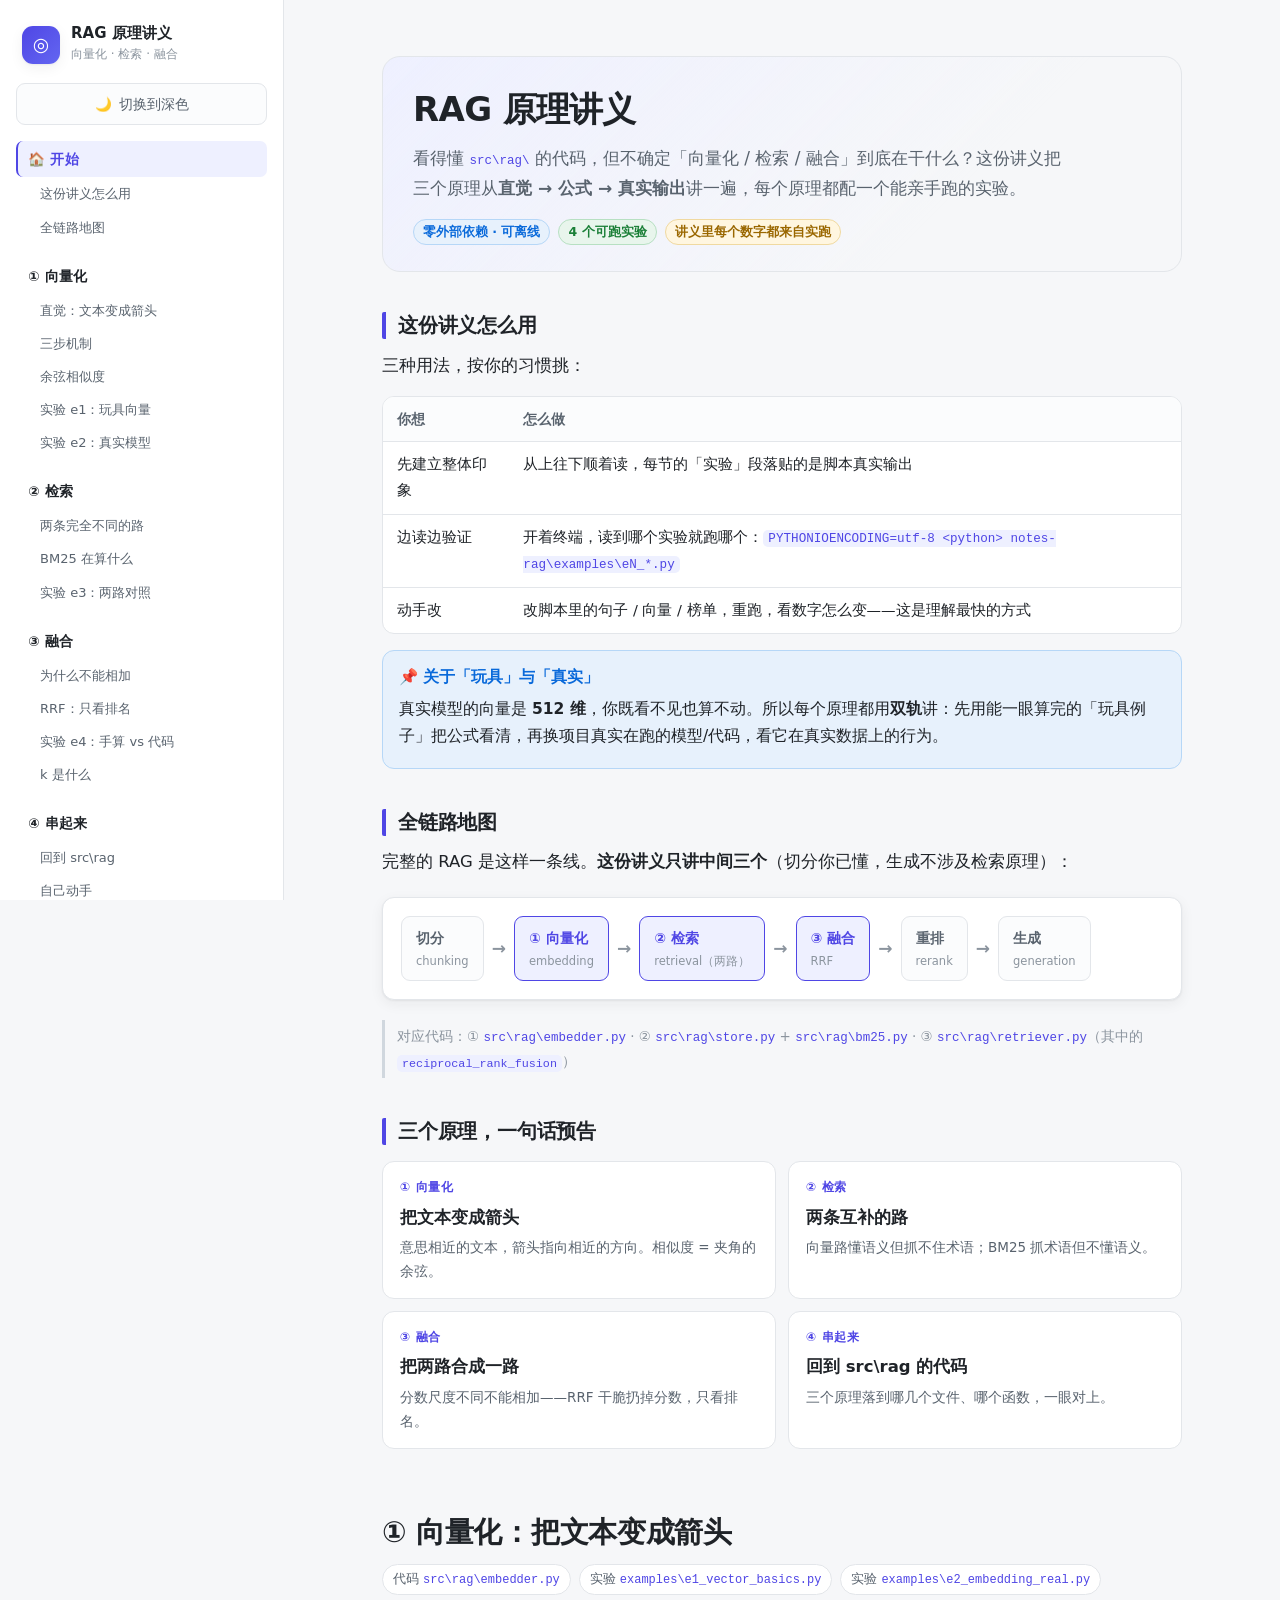
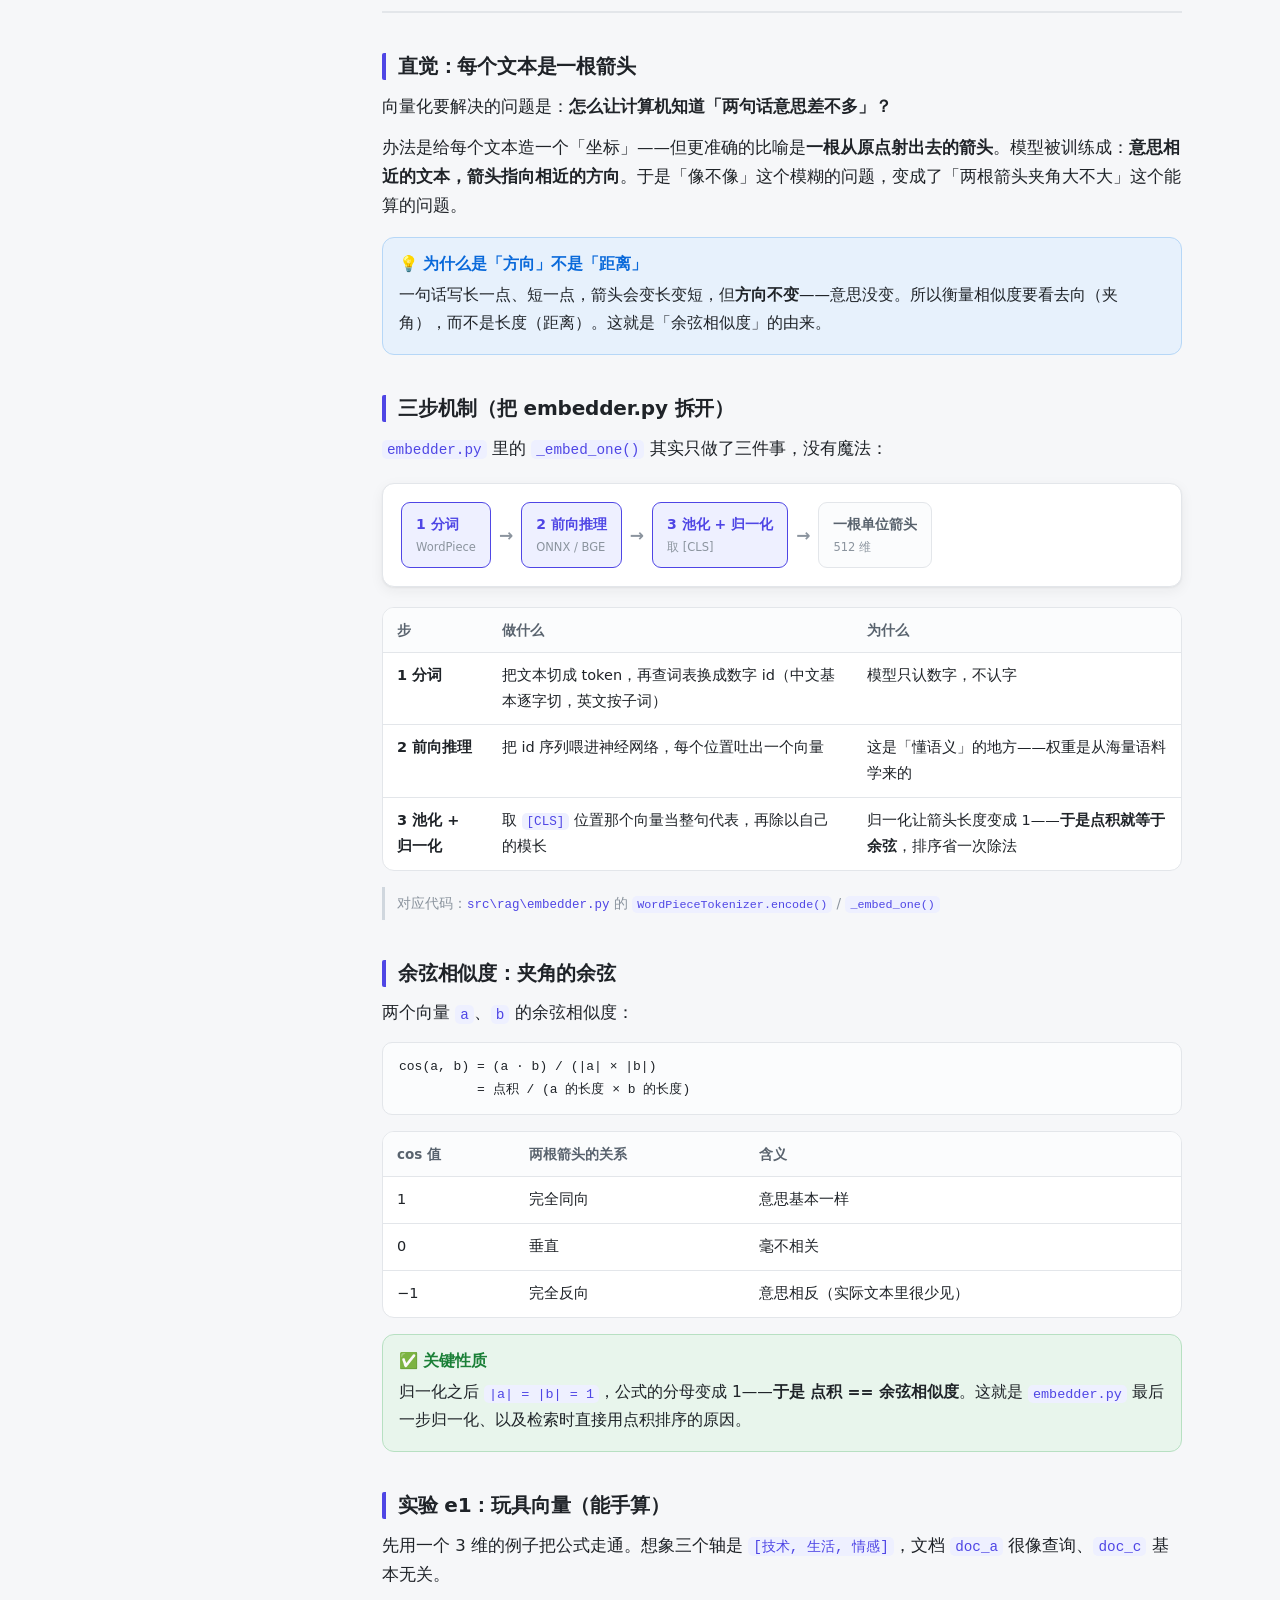
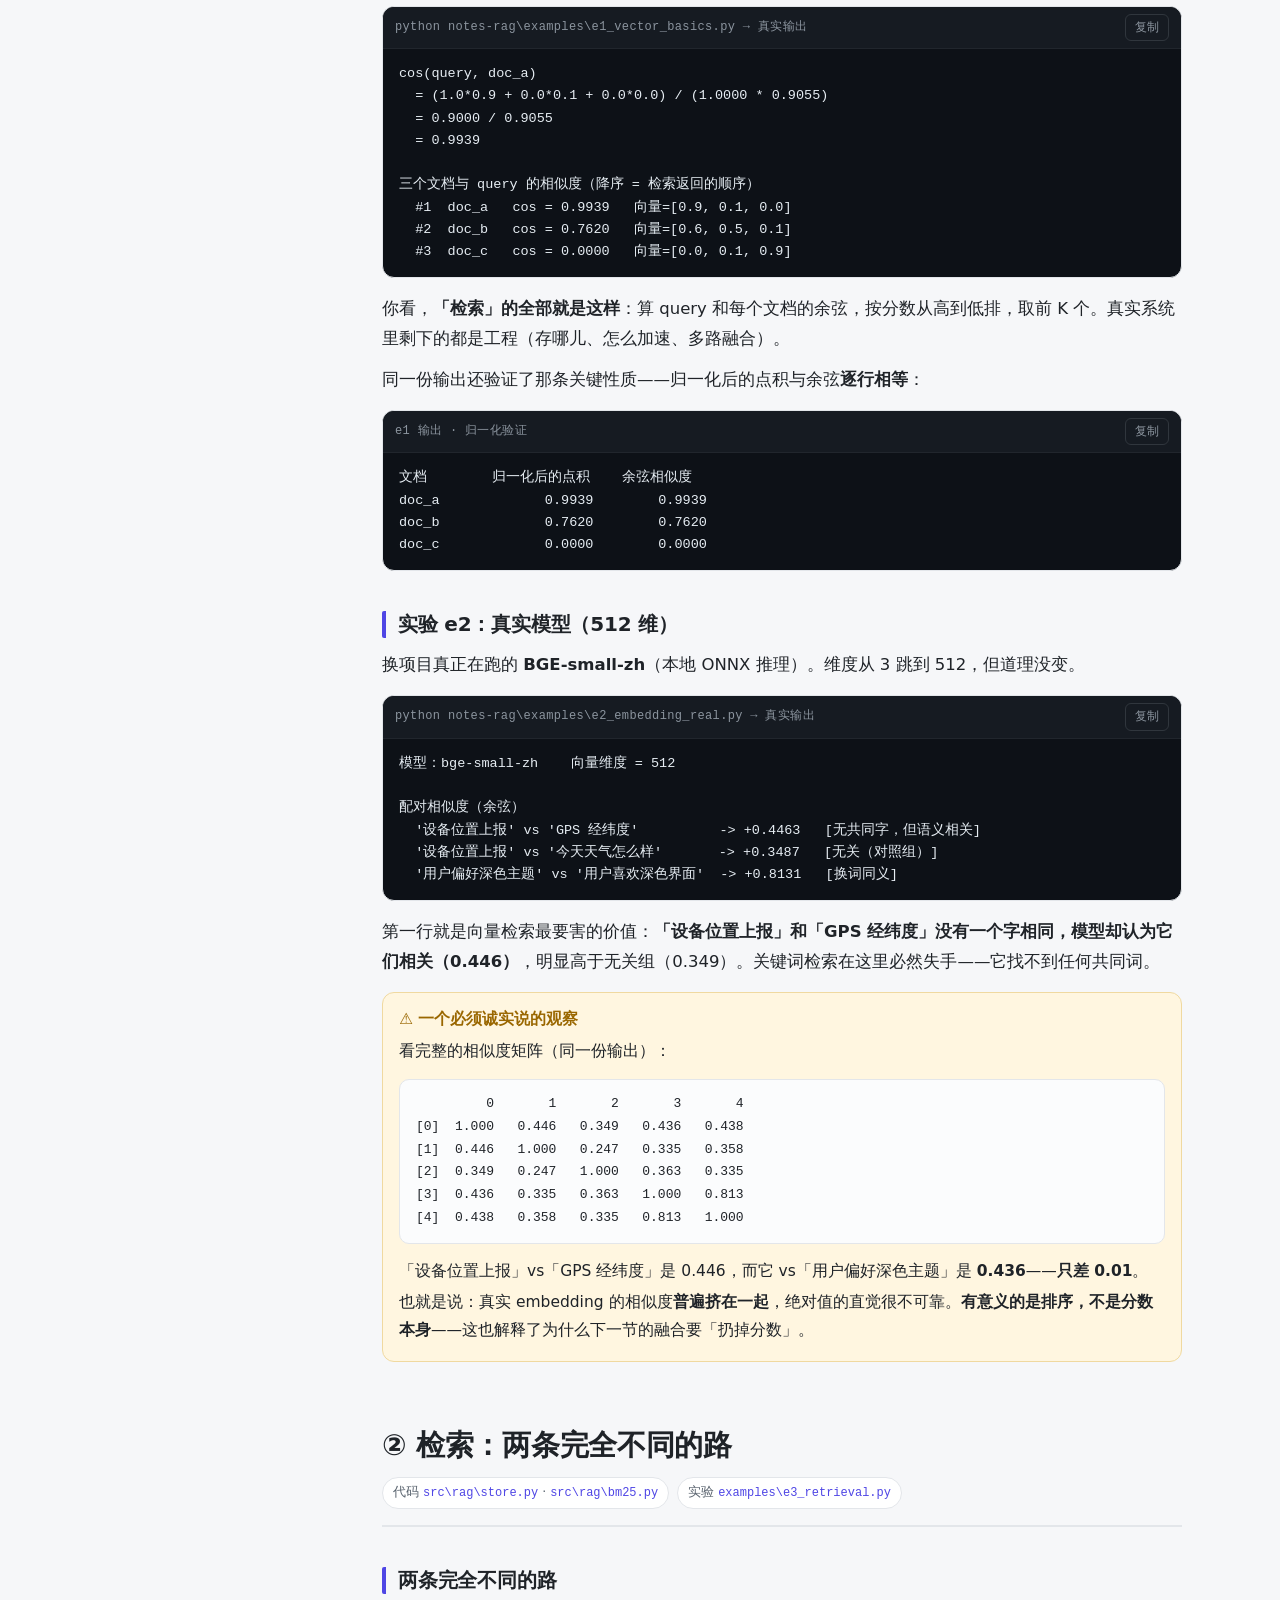
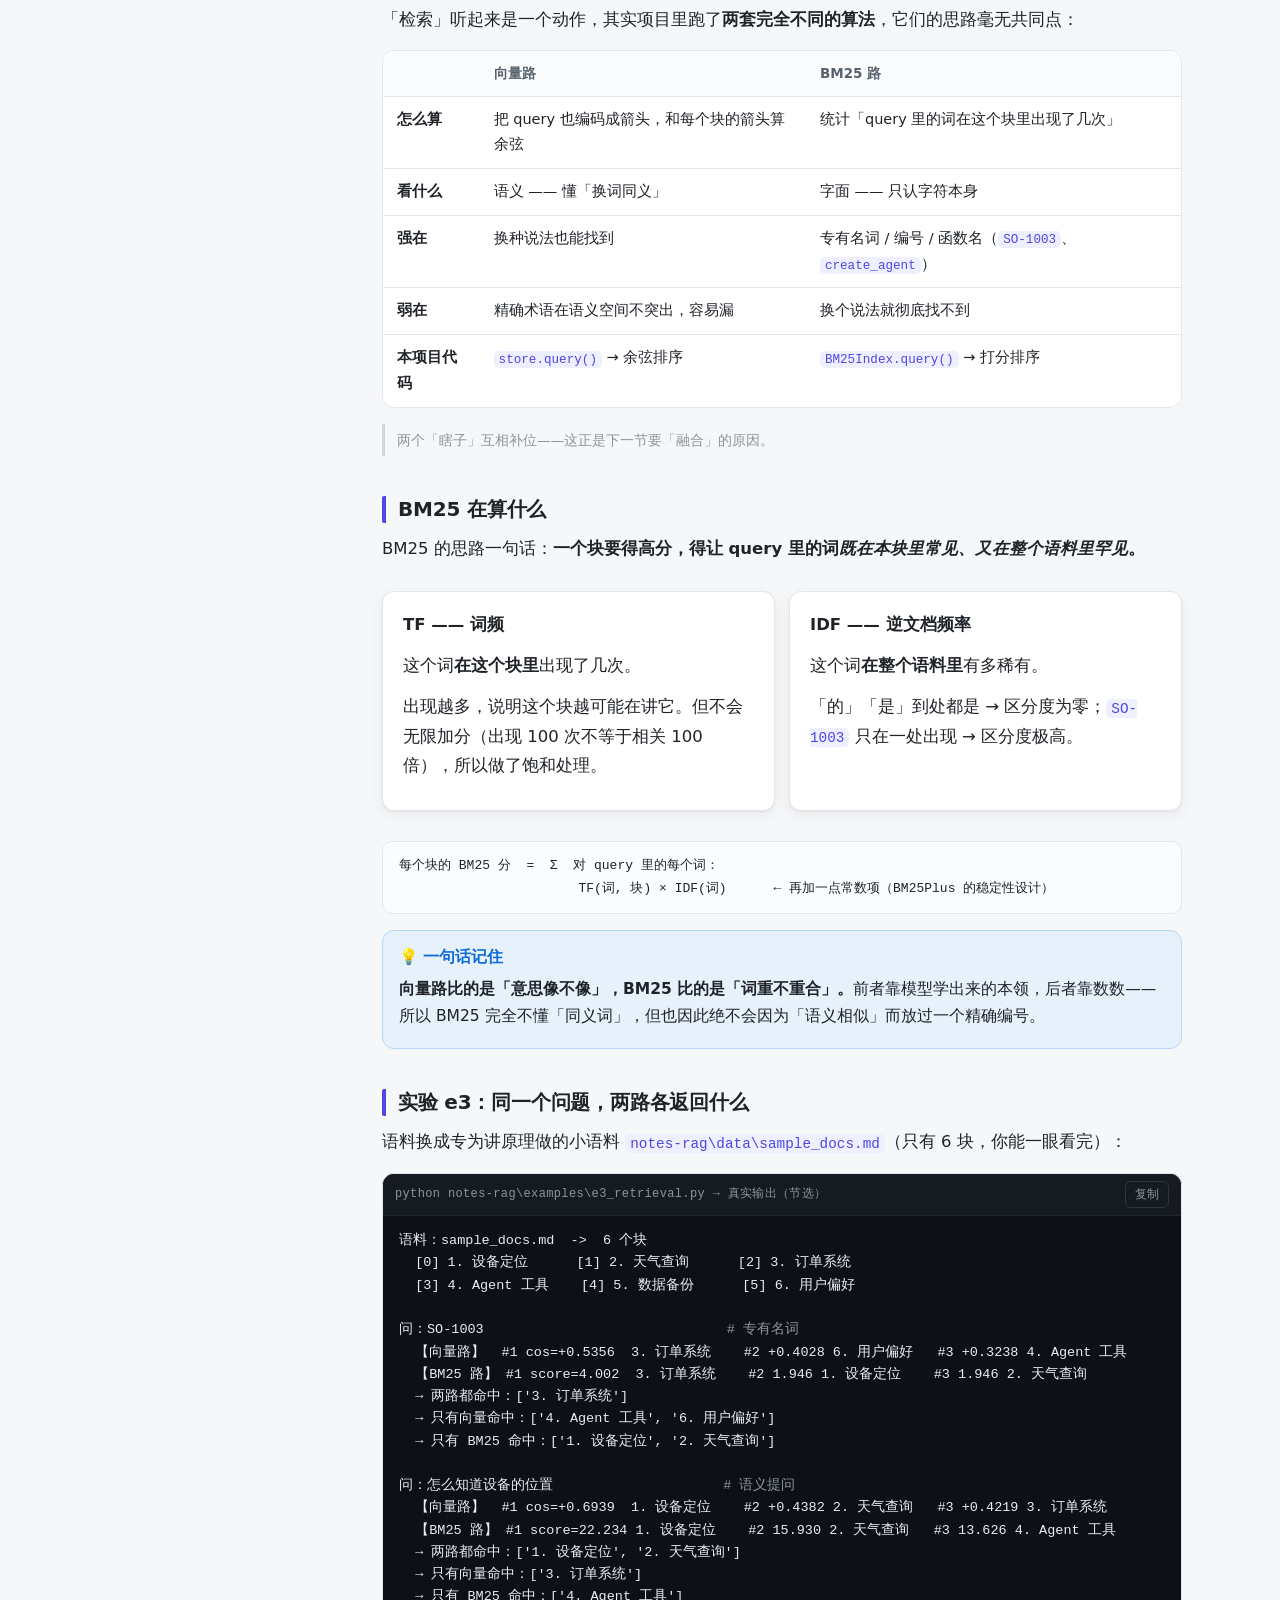
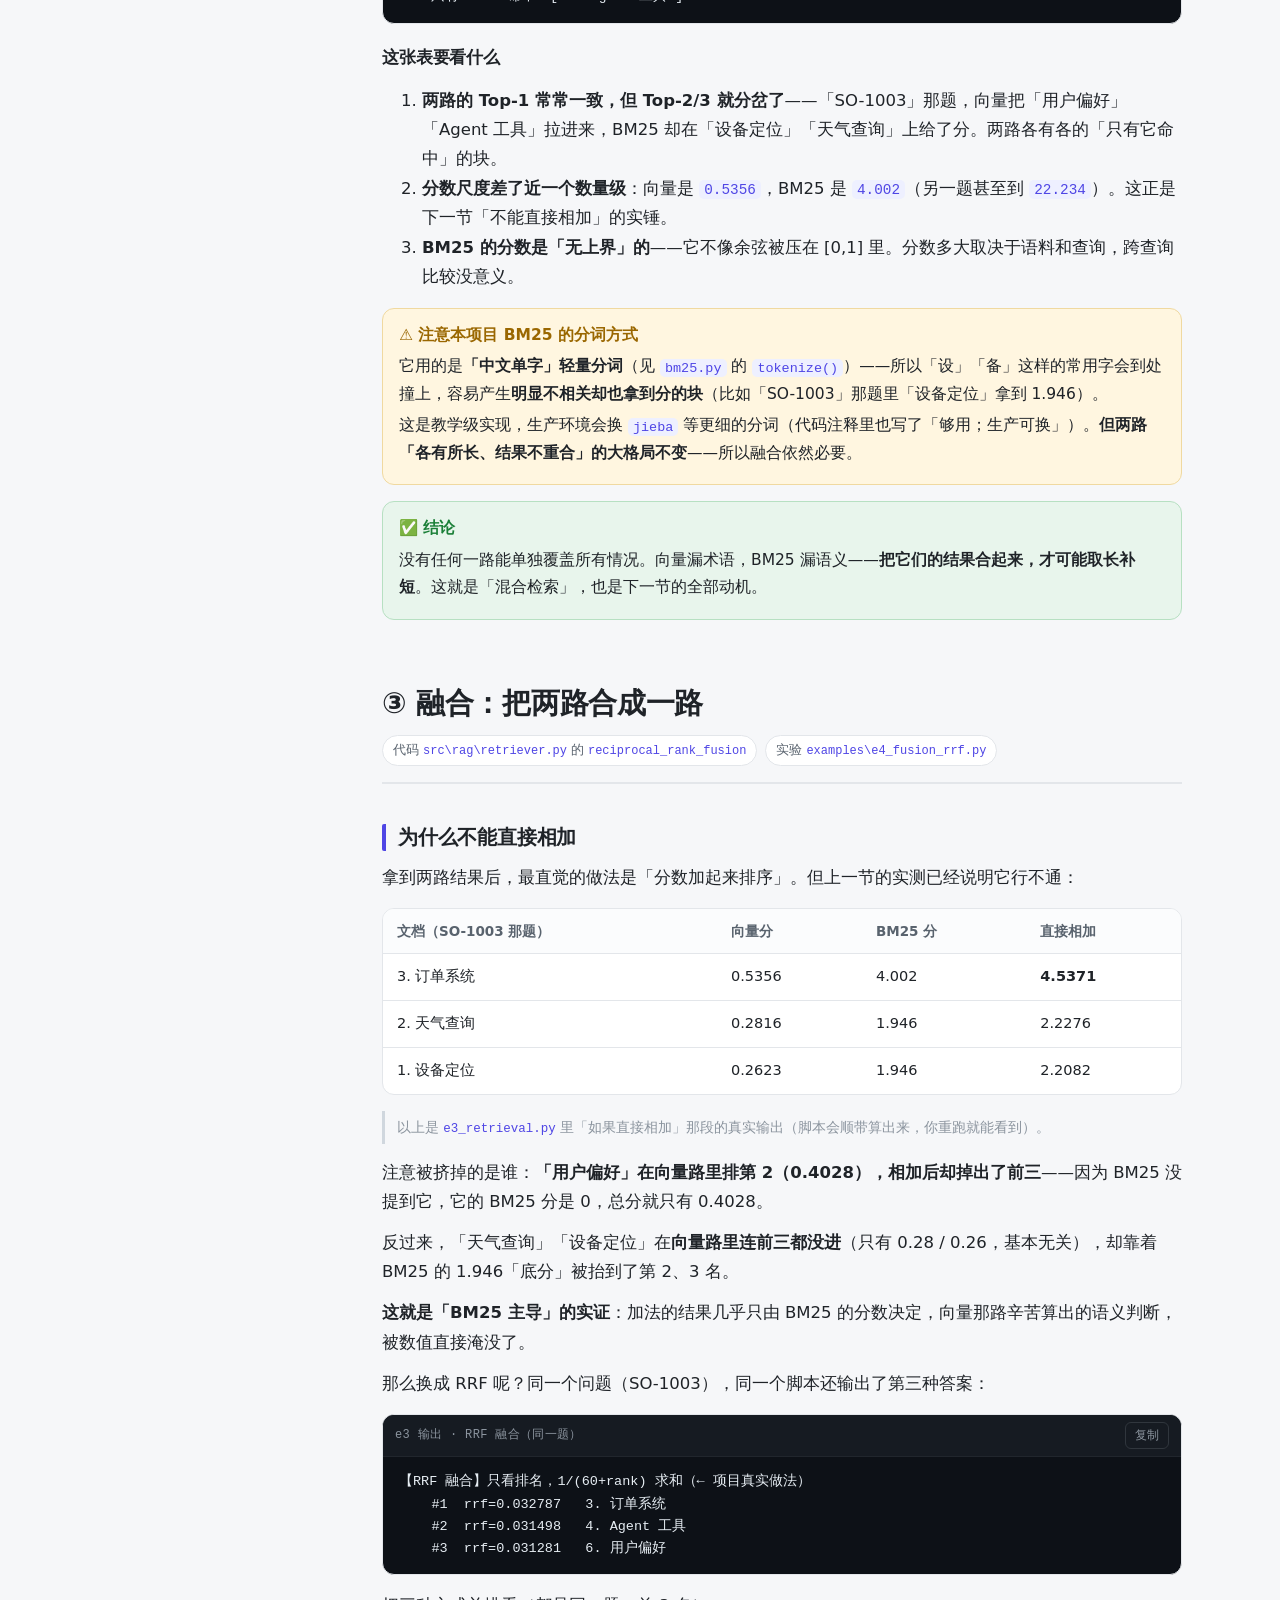
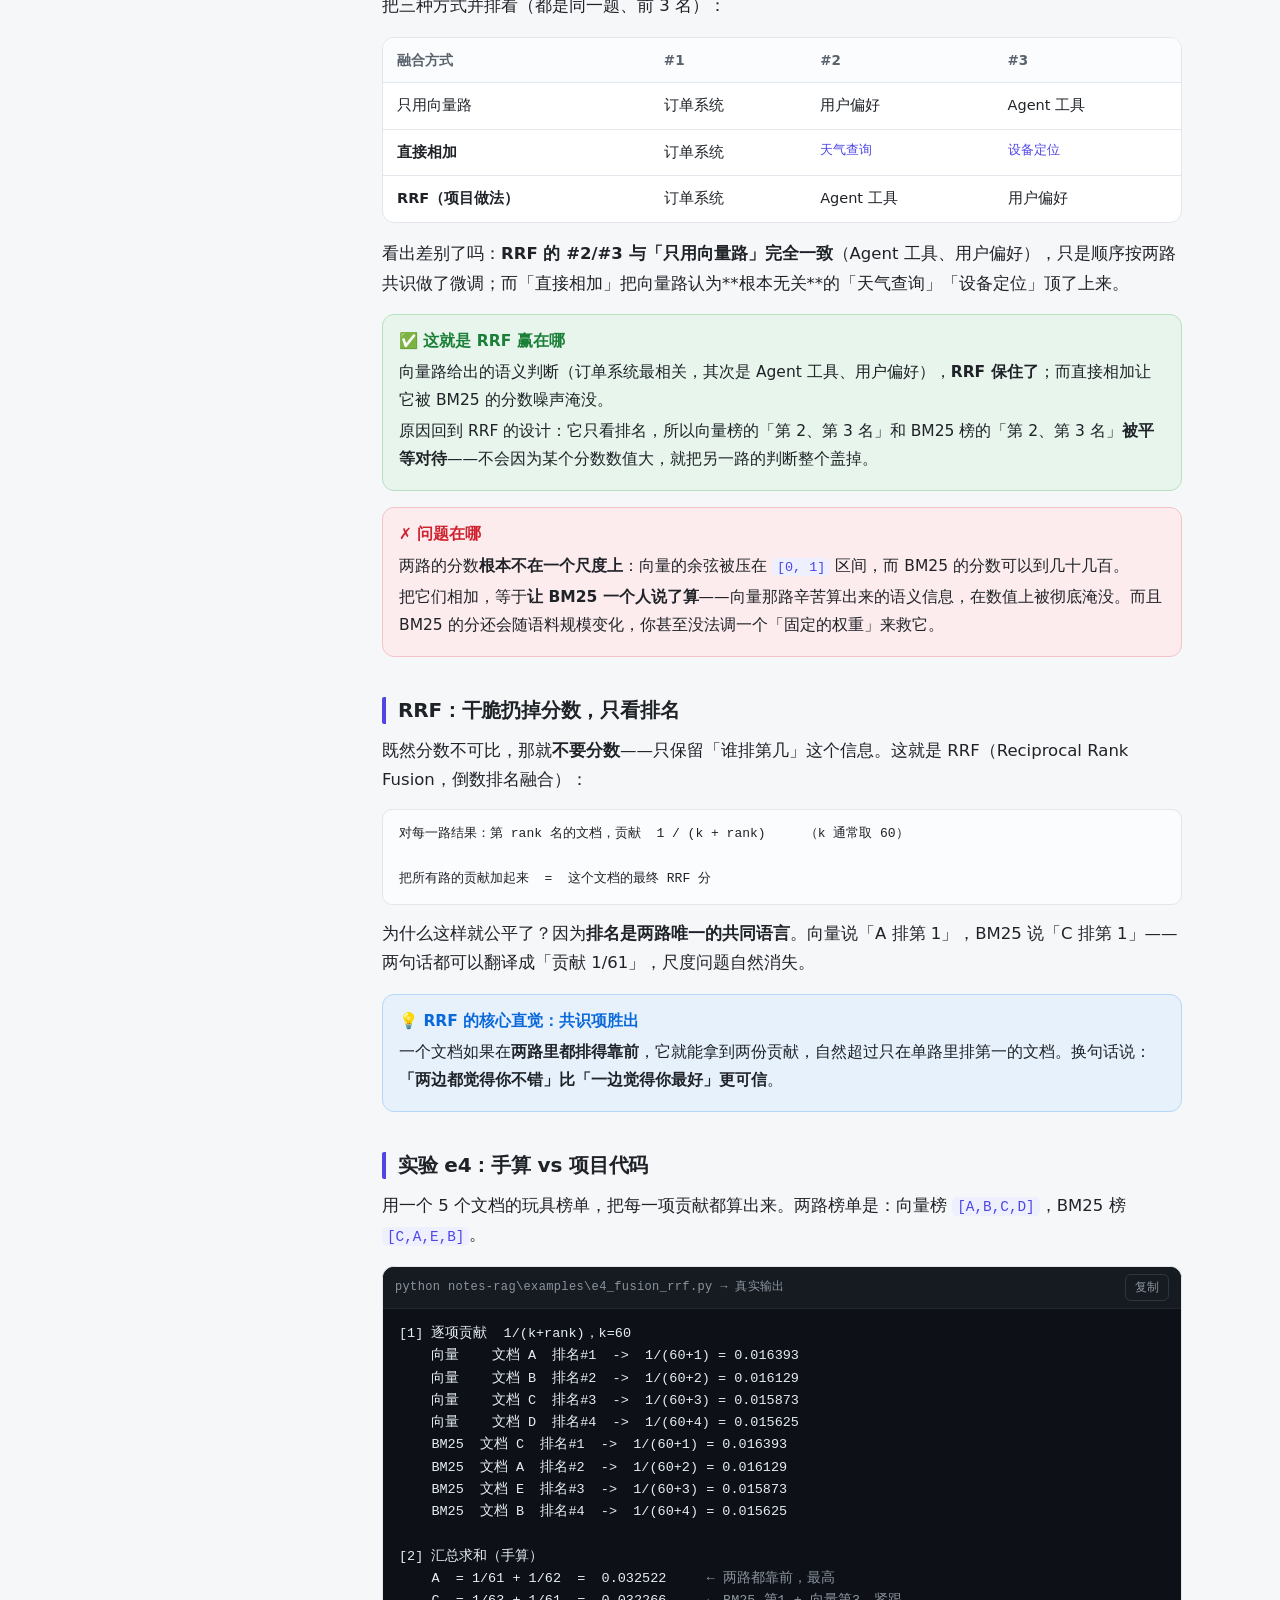
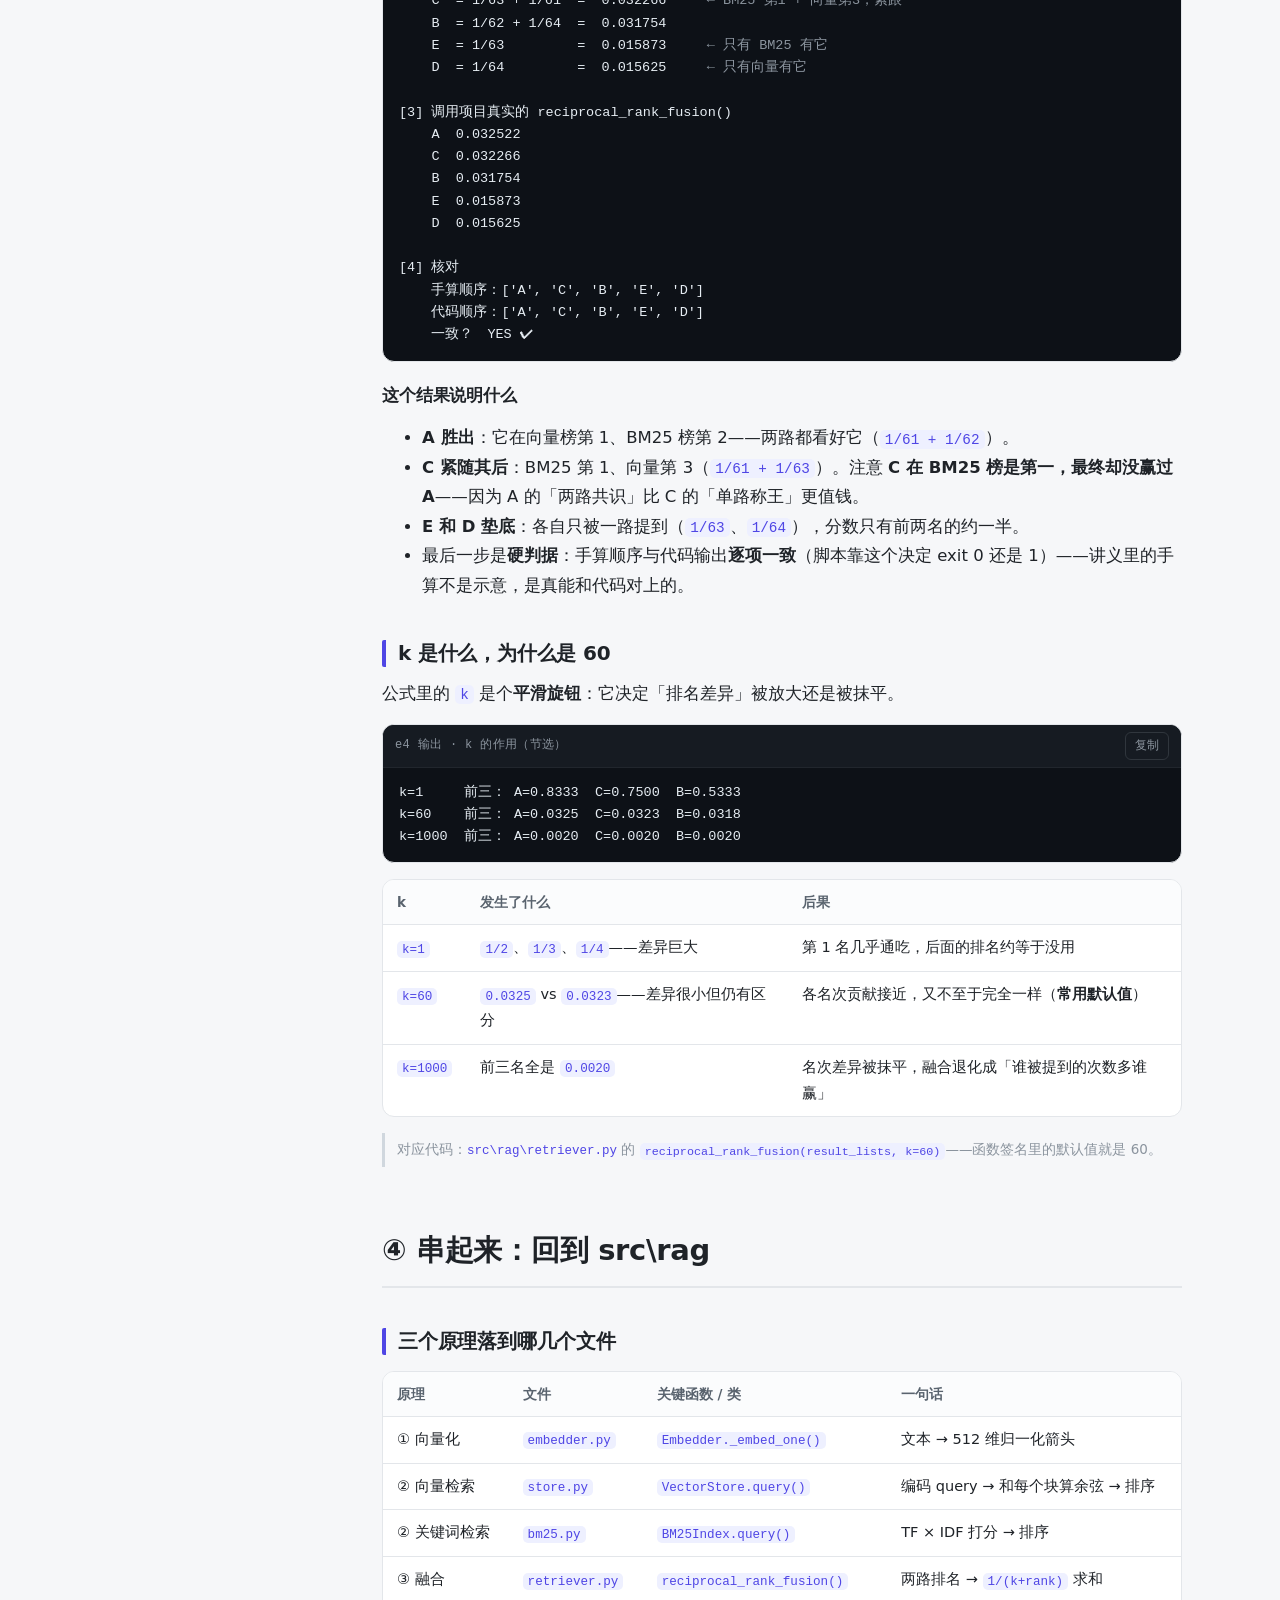
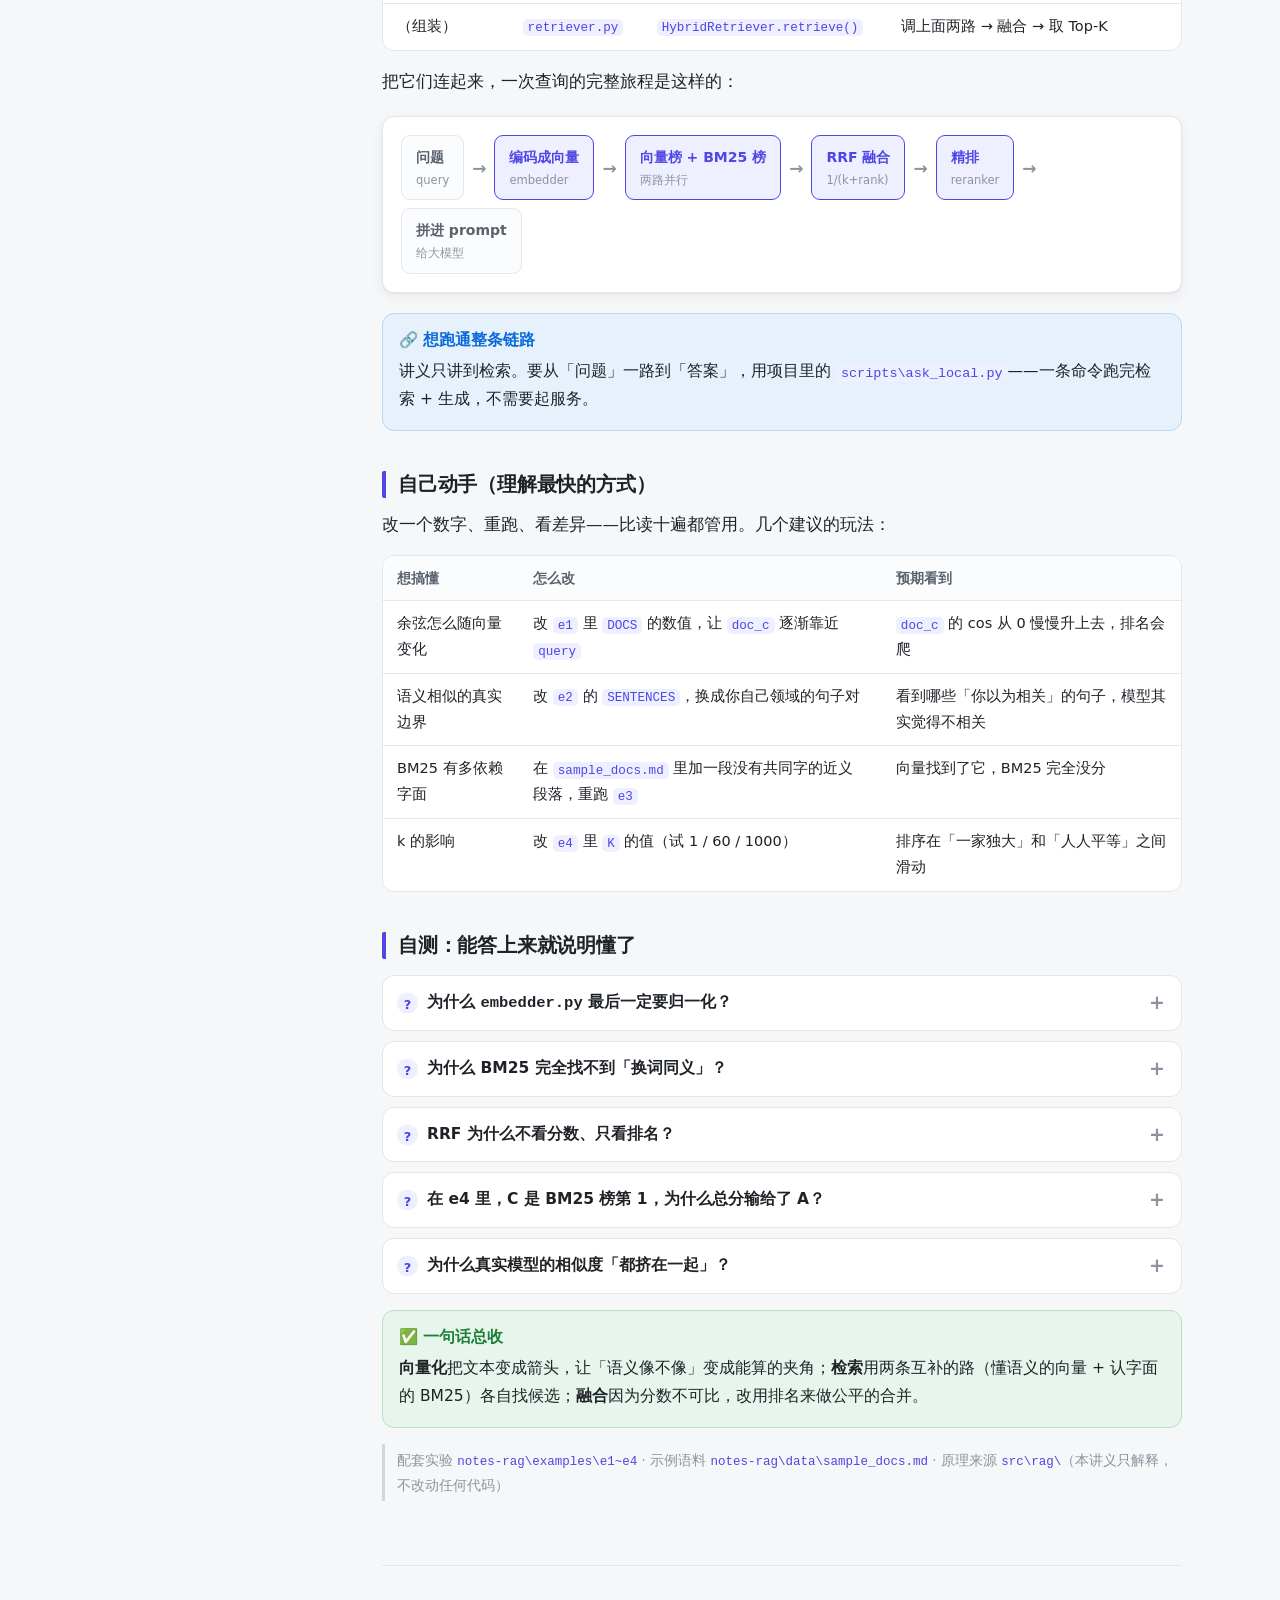
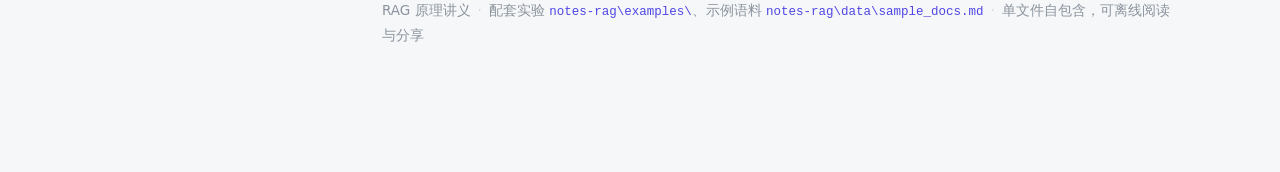
<file: CCNotes/AI-Application-Engineering/notes-rag/index.html>
<!DOCTYPE html>
<html lang="zh-CN" data-theme="light">
<head>
<meta charset="UTF-8">
<meta name="viewport" content="width=device-width, initial-scale=1.0">
<title>RAG 原理讲义 · 向量化 / 检索 / 融合</title>
<style>
/* ============ 主题变量 ============ */
*{box-sizing:border-box}
:root{
  color-scheme:light;
  --bg:#f6f7f9; --panel:#ffffff; --panel-2:#fbfcfd;
  --text:#1f2328; --dim:#59636e; --faint:#8b949e;
  --border:#e3e6ea; --border-strong:#d0d7de;
  --accent:#4f46e5; --accent-2:#6366f1; --accent-soft:#eef0ff;
  --green:#1a7f37; --green-soft:#e8f5ec; --green-bd:#b7e0c2;
  --blue:#0969da; --blue-soft:#e7f1fc; --blue-bd:#b6d7f7;
  --red:#cf222e; --red-soft:#fdecee; --red-bd:#f5c2c7;
  --amber:#9a6700; --amber-soft:#fff6e0; --amber-bd:#f0d9a0;
  --code-bg:#0d1117; --code-text:#e6edf3; --code-dim:#8b949e;
  --shadow:0 1px 2px rgba(27,31,36,.06),0 4px 14px rgba(27,31,36,.06);
  --radius:12px; --sb:284px;
  --sans:-apple-system,BlinkMacSystemFont,"PingFang SC","Microsoft YaHei","Segoe UI",system-ui,sans-serif;
  --mono:"Cascadia Code","JetBrains Mono","SF Mono",Consolas,"Courier New",monospace;
}
html[data-theme="dark"]{
  color-scheme:dark;
  --bg:#0d1117; --panel:#161b22; --panel-2:#1c2128;
  --text:#e6edf3; --dim:#9aa4ae; --faint:#6e7681;
  --border:#2b3138; --border-strong:#3d444d;
  --accent:#8b93ff; --accent-2:#a5abff; --accent-soft:#1b2136;
  --green:#57d38a; --green-soft:#12261a; --green-bd:#1f4d31;
  --blue:#6cb6ff; --blue-soft:#0f2033; --blue-bd:#1c4067;
  --red:#ff8188; --red-soft:#2b1518; --red-bd:#5c2228;
  --amber:#e3b341; --amber-soft:#2a220f; --amber-bd:#57471a;
  --shadow:0 1px 2px rgba(0,0,0,.45),0 6px 20px rgba(0,0,0,.38);
}
/* ============ 基础 ============ */
html{scroll-behavior:smooth}
body{
  margin:0; background:var(--bg); color:var(--text);
  font-family:var(--sans); font-size:16.5px; line-height:1.78;
  -webkit-font-smoothing:antialiased;
  display:grid; grid-template-columns:var(--sb) minmax(0,1fr);
}
a{color:var(--accent); text-decoration:none}
a:hover{text-decoration:underline}
h1,h2,h3,h4{line-height:1.35; font-weight:700; letter-spacing:-.01em}
p{margin:.7em 0}
::selection{background:var(--accent-soft)}
/* ============ 侧边栏 ============ */
.sidebar{position:sticky; top:0; height:100vh; overflow-y:auto; background:var(--panel); border-right:1px solid var(--border); padding:22px 16px 40px; z-index:40}
.brand{display:flex; gap:11px; align-items:center; margin:2px 6px 18px}
.logo{width:38px; height:38px; border-radius:11px; flex:none; display:grid; place-items:center; font-size:19px; color:#fff; background:linear-gradient(135deg,var(--accent),var(--accent-2)); box-shadow:var(--shadow)}
.brand-title{font-weight:700; font-size:15px; line-height:1.2}
.brand-sub{font-size:12px; color:var(--faint); margin-top:2px}
.theme-toggle{width:100%; margin:0 0 16px; padding:8px 12px; cursor:pointer; font:inherit; font-size:13.5px; color:var(--dim); background:var(--panel-2); border:1px solid var(--border); border-radius:9px; display:flex; align-items:center; justify-content:center; gap:7px; transition:.15s}
.theme-toggle:hover{color:var(--text); border-color:var(--border-strong)}
#toc{font-size:14px}
#toc a{display:block; color:var(--dim); padding:5px 10px; border-radius:7px; text-decoration:none; border-left:2px solid transparent; transition:.12s}
#toc a:hover{color:var(--text); background:var(--panel-2)}
#toc .toc-sec{font-weight:700; color:var(--text); margin-top:14px; font-size:13.5px; padding:6px 10px; letter-spacing:.02em}
#toc .toc-sub{padding-left:22px; font-size:13px}
#toc a.active{color:var(--accent); background:var(--accent-soft); border-left-color:var(--accent); font-weight:600}
.menu-btn{display:none; position:fixed; top:14px; left:14px; z-index:60; width:44px; height:44px; border-radius:12px; cursor:pointer; background:var(--panel); color:var(--text); border:1px solid var(--border); font-size:19px; box-shadow:var(--shadow)}
/* ============ 主区 ============ */
main{width:100%; max-width:880px; margin:0 auto; padding:56px 40px 120px; min-width:0}
section{scroll-margin-top:24px; margin-bottom:64px}
.lesson-head{border-bottom:2px solid var(--border); padding-bottom:16px; margin-bottom:26px}
.lesson-head h2{margin:0; font-size:29px}
.lesson-meta{display:flex; flex-wrap:wrap; gap:8px; margin-top:12px}
.chip{font-size:12.5px; padding:3px 10px; border-radius:999px; background:var(--panel); border:1px solid var(--border); color:var(--dim)}
.chip code{font-size:12px; color:var(--accent); background:none; padding:0}
h3{font-size:20px; margin:2em 0 .5em; padding-left:12px; border-left:4px solid var(--accent); border-radius:2px}
h4{font-size:16.5px; margin:1.4em 0 .4em}
.lead{font-size:17px; color:var(--dim)}
/* ============ 卡片 / 提示 ============ */
.card{background:var(--panel); border:1px solid var(--border); border-radius:var(--radius); padding:18px 20px; margin:16px 0; box-shadow:var(--shadow)}
.card-title{font-weight:700; margin-bottom:6px; display:flex; align-items:center; gap:8px}
.grid-2{display:grid; grid-template-columns:1fr 1fr; gap:14px}
.callout{border-radius:var(--radius); padding:13px 16px; margin:16px 0; border:1px solid; font-size:15.5px}
.callout .c-title{font-weight:700; margin-bottom:3px; display:flex; gap:7px; align-items:center}
.callout p{margin:.25em 0}
.c-warn{background:var(--amber-soft); border-color:var(--amber-bd)}
.c-warn .c-title{color:var(--amber)}
.c-info{background:var(--blue-soft); border-color:var(--blue-bd)}
.c-info .c-title{color:var(--blue)}
.c-ok{background:var(--green-soft); border-color:var(--green-bd)}
.c-ok .c-title{color:var(--green)}
.c-bad{background:var(--red-soft); border-color:var(--red-bd)}
.c-bad .c-title{color:var(--red)}
/* ============ 徽章 ============ */
.badge{display:inline-block; font-size:12.5px; font-weight:700; padding:2px 9px; border-radius:999px; line-height:1.6}
.b-green{background:var(--green-soft); color:var(--green); border:1px solid var(--green-bd)}
.b-blue{background:var(--blue-soft); color:var(--blue); border:1px solid var(--blue-bd)}
.b-red{background:var(--red-soft); color:var(--red); border:1px solid var(--red-bd)}
.b-amber{background:var(--amber-soft); color:var(--amber); border:1px solid var(--amber-bd)}
/* ============ 表格 ============ */
.tbl-wrap{overflow-x:auto; margin:16px 0; border:1px solid var(--border); border-radius:var(--radius); background:var(--panel)}
table{border-collapse:collapse; width:100%; font-size:14.5px}
th,td{padding:10px 14px; text-align:left; border-bottom:1px solid var(--border); vertical-align:top}
th{background:var(--panel-2); font-weight:700; font-size:13.5px; color:var(--dim); white-space:nowrap}
tr:last-child td{border-bottom:none}
tbody tr:hover{background:var(--panel-2)}
td code,p code,li code{font-family:var(--mono); font-size:.87em; background:var(--accent-soft); color:var(--accent); padding:1.5px 5px; border-radius:5px}
/* ============ 代码块 ============ */
.code{position:relative; margin:16px 0; border-radius:var(--radius); overflow:hidden; border:1px solid var(--border); background:var(--code-bg)}
.code-head{display:flex; align-items:center; justify-content:space-between; padding:7px 12px; background:#161b22; border-bottom:1px solid #21262d}
.code-lang{font-size:12px; color:var(--code-dim); font-family:var(--mono); letter-spacing:.03em}
.copy-btn{font:inherit; font-size:12px; cursor:pointer; color:var(--code-dim); background:transparent; border:1px solid #30363d; border-radius:6px; padding:2px 9px; transition:.15s}
.copy-btn:hover{color:var(--code-text); border-color:#484f58}
.code pre{margin:0; padding:14px 16px; overflow-x:auto; font-family:var(--mono); font-size:13.5px; line-height:1.65; color:var(--code-text)}
.code pre .cm{color:var(--code-dim)}
/* ============ 手算块 ============ */
.hand{font-family:var(--mono); font-size:13px; line-height:1.75; background:var(--panel-2); border:1px solid var(--border); border-radius:10px; padding:13px 16px; overflow-x:auto; white-space:pre; margin:14px 0}
/* ============ 排名条 ============ */
.rank{display:flex; align-items:center; gap:10px; padding:7px 12px; border-radius:9px; background:var(--panel); border:1px solid var(--border); margin:6px 0; font-size:14px}
.rank .rk{font-weight:800; color:var(--faint); min-width:24px}
.rank .sc{font-family:var(--mono); font-size:12.5px; color:var(--accent); min-width:88px}
.rank .nm{font-weight:600}
.rank.hit{border-color:var(--green-bd); background:var(--green-soft)}
.rank.dim{opacity:.5}
/* ============ 原理路线 ============ */
.flow{display:flex; flex-wrap:wrap; align-items:center; gap:8px; margin:20px 0; padding:18px; background:var(--panel); border:1px solid var(--border); border-radius:var(--radius); box-shadow:var(--shadow)}
.flow-node{flex:none; padding:9px 14px; border-radius:9px; background:var(--panel-2); color:var(--dim); font-weight:600; font-size:14px; border:1px solid var(--border)}
.flow-node small{display:block; font-weight:400; font-size:11.5px; color:var(--faint)}
.flow-node.on{background:var(--accent-soft); color:var(--accent); border-color:var(--accent)}
.flow-arrow{color:var(--faint); font-size:17px; font-weight:700}
/* ============ 问答卡 ============ */
.qa-list{display:grid; gap:10px; margin:16px 0}
details.qa{background:var(--panel); border:1px solid var(--border); border-radius:var(--radius); overflow:hidden}
details.qa>summary{cursor:pointer; padding:13px 18px 13px 44px; position:relative; font-weight:600; font-size:15.5px; list-style:none; transition:.12s}
details.qa>summary::-webkit-details-marker{display:none}
details.qa>summary::before{content:"?"; position:absolute; left:14px; top:50%; transform:translateY(-50%); width:21px; height:21px; border-radius:50%; background:var(--accent-soft); color:var(--accent); font-size:13px; font-weight:800; display:grid; place-items:center}
details.qa>summary::after{content:"+"; position:absolute; right:16px; top:50%; transform:translateY(-50%); color:var(--faint); font-size:19px; transition:.2s}
details.qa[open]>summary::after{content:"−"}
details.qa[open]>summary{background:var(--panel-2); border-bottom:1px solid var(--border)}
details.qa>summary:hover{color:var(--accent)}
.qa-body{padding:14px 18px 16px 44px; font-size:15px; color:var(--dim)}
.qa-body strong{color:var(--text)}
/* ============ 通用折叠 ============ */
details.fold{background:var(--panel); border:1px solid var(--border); border-radius:var(--radius); margin:16px 0; overflow:hidden}
details.fold>summary{cursor:pointer; padding:12px 18px; font-weight:700; font-size:15px; list-style:none}
details.fold>summary::-webkit-details-marker{display:none}
details.fold>summary::before{content:"▸"; color:var(--accent); margin-right:9px; display:inline-block; transition:.2s}
details.fold[open]>summary::before{transform:rotate(90deg)}
details.fold[open]>summary{border-bottom:1px solid var(--border)}
.fold-body{padding:6px 18px 16px}
/* ============ 来源/其他 ============ */
.source{font-size:13.5px; color:var(--faint); border-left:3px solid var(--border-strong); padding:4px 0 4px 12px; margin:14px 0}
.src-file{font-family:var(--mono); font-size:12.5px; color:var(--accent)}
/* ============ hero ============ */
.hero{background:linear-gradient(135deg,var(--accent-soft),transparent 70%); border:1px solid var(--border); border-radius:18px; padding:30px 30px 26px; margin-bottom:34px}
.hero h1{margin:0 0 10px; font-size:34px; letter-spacing:-.02em}
.hero .lead{margin:0; max-width:60ch}
.hero .tags{display:flex; gap:8px; flex-wrap:wrap; margin-top:16px}
/* ============ 导航卡 ============ */
.nav-cards{display:grid; grid-template-columns:1fr 1fr; gap:12px; margin:16px 0}
a.nav-card{display:block; padding:15px 17px; border-radius:var(--radius); background:var(--panel); border:1px solid var(--border); text-decoration:none; color:inherit; transition:.15s}
a.nav-card:hover{text-decoration:none; border-color:var(--accent); transform:translateY(-2px); box-shadow:var(--shadow)}
a.nav-card .nc-kicker{font-size:12px; font-weight:800; color:var(--accent); letter-spacing:.05em}
a.nav-card .nc-title{font-weight:700; margin:4px 0 3px}
a.nav-card .nc-desc{font-size:13.5px; color:var(--dim)}
footer{color:var(--faint); font-size:13.5px; border-top:1px solid var(--border); padding-top:22px; margin-top:40px}
footer .dot{color:var(--border-strong); margin:0 7px}
/* ============ 响应式 ============ */
@media (max-width:980px){
  body{grid-template-columns:1fr}
  .sidebar{position:fixed; top:0; left:0; width:284px; height:100vh; transform:translateX(-100%); transition:transform .25s ease; box-shadow:var(--shadow)}
  .sidebar.open{transform:none}
  .menu-btn{display:grid; place-items:center}
  main{padding:70px 20px 90px; max-width:100%}
  .grid-2,.nav-cards{grid-template-columns:1fr}
  .hero h1{font-size:26px}
  .lesson-head h2{font-size:23px}
}
@media (min-width:981px){ .menu-btn{display:none} }
</style>
</head>
<body>

<button class="menu-btn" id="menu-btn" aria-label="打开目录">☰</button>

<aside class="sidebar" id="sidebar">
  <div class="brand">
    <span class="logo">◎</span>
    <div>
      <div class="brand-title">RAG 原理讲义</div>
      <div class="brand-sub">向量化 · 检索 · 融合</div>
    </div>
  </div>
  <button class="theme-toggle" id="theme-toggle"><span id="theme-icon">🌙</span><span id="theme-label">切换到深色</span></button>
  <nav id="toc">
    <a href="#home" class="toc-sec">🏠 开始</a>
    <a href="#h-use" class="toc-sub">这份讲义怎么用</a>
    <a href="#h-map" class="toc-sub">全链路地图</a>
    <a href="#vec" class="toc-sec">① 向量化</a>
    <a href="#v-intuition" class="toc-sub">直觉：文本变成箭头</a>
    <a href="#v-steps" class="toc-sub">三步机制</a>
    <a href="#v-cos" class="toc-sub">余弦相似度</a>
    <a href="#v-e1" class="toc-sub">实验 e1：玩具向量</a>
    <a href="#v-e2" class="toc-sub">实验 e2：真实模型</a>
    <a href="#retr" class="toc-sec">② 检索</a>
    <a href="#r-two" class="toc-sub">两条完全不同的路</a>
    <a href="#r-bm25" class="toc-sub">BM25 在算什么</a>
    <a href="#r-e3" class="toc-sub">实验 e3：两路对照</a>
    <a href="#fuse" class="toc-sec">③ 融合</a>
    <a href="#f-why" class="toc-sub">为什么不能相加</a>
    <a href="#f-rrf" class="toc-sub">RRF：只看排名</a>
    <a href="#f-e4" class="toc-sub">实验 e4：手算 vs 代码</a>
    <a href="#f-k" class="toc-sub">k 是什么</a>
    <a href="#wrap" class="toc-sec">④ 串起来</a>
    <a href="#w-code" class="toc-sub">回到 src\rag</a>
    <a href="#w-next" class="toc-sub">自己动手</a>
  </nav>
</aside>

<main>

  <section id="home">
    <div class="hero">
      <h1>RAG 原理讲义</h1>
      <p class="lead">看得懂 <span class="src-file">src\rag\</span> 的代码，但不确定「向量化 / 检索 / 融合」到底在干什么？这份讲义把三个原理从<strong>直觉 → 公式 → 真实输出</strong>讲一遍，每个原理都配一个能亲手跑的实验。</p>
      <div class="tags">
        <span class="badge b-blue">零外部依赖 · 可离线</span>
        <span class="badge b-green">4 个可跑实验</span>
        <span class="badge b-amber">讲义里每个数字都来自实跑</span>
      </div>
    </div>

    <h3 id="h-use">这份讲义怎么用</h3>
    <p>三种用法，按你的习惯挑：</p>
    <div class="tbl-wrap">
      <table>
        <thead><tr><th>你想</th><th>怎么做</th></tr></thead>
        <tbody>
          <tr><td>先建立整体印象</td><td>从上往下顺着读，每节的「实验」段落贴的是脚本真实输出</td></tr>
          <tr><td>边读边验证</td><td>开着终端，读到哪个实验就跑哪个：<code>PYTHONIOENCODING=utf-8 &lt;python&gt; notes-rag\examples\eN_*.py</code></td></tr>
          <tr><td>动手改</td><td>改脚本里的句子 / 向量 / 榜单，重跑，看数字怎么变——这是理解最快的方式</td></tr>
        </tbody>
      </table>
    </div>
    <div class="callout c-info">
      <div class="c-title">📌 关于「玩具」与「真实」</div>
      <p>真实模型的向量是 <strong>512 维</strong>，你既看不见也算不动。所以每个原理都用<strong>双轨</strong>讲：先用能一眼算完的「玩具例子」把公式看清，再换项目真实在跑的模型/代码，看它在真实数据上的行为。</p>
    </div>

    <h3 id="h-map">全链路地图</h3>
    <p>完整的 RAG 是这样一条线。<strong>这份讲义只讲中间三个</strong>（切分你已懂，生成不涉及检索原理）：</p>
    <div class="flow">
      <div class="flow-node">切分<small>chunking</small></div><span class="flow-arrow">→</span>
      <div class="flow-node on">① 向量化<small>embedding</small></div><span class="flow-arrow">→</span>
      <div class="flow-node on">② 检索<small>retrieval（两路）</small></div><span class="flow-arrow">→</span>
      <div class="flow-node on">③ 融合<small>RRF</small></div><span class="flow-arrow">→</span>
      <div class="flow-node">重排<small>rerank</small></div><span class="flow-arrow">→</span>
      <div class="flow-node">生成<small>generation</small></div>
    </div>
    <p class="source">对应代码：① <span class="src-file">src\rag\embedder.py</span> · ② <span class="src-file">src\rag\store.py</span> + <span class="src-file">src\rag\bm25.py</span> · ③ <span class="src-file">src\rag\retriever.py</span>（其中的 <code>reciprocal_rank_fusion</code>）</p>

    <h3>三个原理，一句话预告</h3>
    <div class="nav-cards">
      <a class="nav-card" href="#vec"><div class="nc-kicker">① 向量化</div><div class="nc-title">把文本变成箭头</div><div class="nc-desc">意思相近的文本，箭头指向相近的方向。相似度 = 夹角的余弦。</div></a>
      <a class="nav-card" href="#retr"><div class="nc-kicker">② 检索</div><div class="nc-title">两条互补的路</div><div class="nc-desc">向量路懂语义但抓不住术语；BM25 抓术语但不懂语义。</div></a>
      <a class="nav-card" href="#fuse"><div class="nc-kicker">③ 融合</div><div class="nc-title">把两路合成一路</div><div class="nc-desc">分数尺度不同不能相加——RRF 干脆扔掉分数，只看排名。</div></a>
      <a class="nav-card" href="#wrap"><div class="nc-kicker">④ 串起来</div><div class="nc-title">回到 src\rag 的代码</div><div class="nc-desc">三个原理落到哪几个文件、哪个函数，一眼对上。</div></a>
    </div>
  </section>

  <section id="vec">
    <div class="lesson-head">
      <h2>① 向量化：把文本变成箭头</h2>
      <div class="lesson-meta">
        <span class="chip">代码 <code>src\rag\embedder.py</code></span>
        <span class="chip">实验 <code>examples\e1_vector_basics.py</code></span>
        <span class="chip">实验 <code>examples\e2_embedding_real.py</code></span>
      </div>
    </div>

    <h3 id="v-intuition">直觉：每个文本是一根箭头</h3>
    <p>向量化要解决的问题是：<strong>怎么让计算机知道「两句话意思差不多」？</strong></p>
    <p>办法是给每个文本造一个「坐标」——但更准确的比喻是<strong>一根从原点射出去的箭头</strong>。模型被训练成：<strong>意思相近的文本，箭头指向相近的方向</strong>。于是「像不像」这个模糊的问题，变成了「两根箭头夹角大不大」这个能算的问题。</p>
    <div class="callout c-info">
      <div class="c-title">💡 为什么是「方向」不是「距离」</div>
      <p>一句话写长一点、短一点，箭头会变长变短，但<strong>方向不变</strong>——意思没变。所以衡量相似度要看去向（夹角），而不是长度（距离）。这就是「余弦相似度」的由来。</p>
    </div>

    <h3 id="v-steps">三步机制（把 embedder.py 拆开）</h3>
    <p><code>embedder.py</code> 里的 <code>_embed_one()</code> 其实只做了三件事，没有魔法：</p>
    <div class="flow">
      <div class="flow-node on">1 分词<small>WordPiece</small></div><span class="flow-arrow">→</span>
      <div class="flow-node on">2 前向推理<small>ONNX / BGE</small></div><span class="flow-arrow">→</span>
      <div class="flow-node on">3 池化 + 归一化<small>取 [CLS]</small></div><span class="flow-arrow">→</span>
      <div class="flow-node">一根单位箭头<small>512 维</small></div>
    </div>
    <div class="tbl-wrap">
      <table>
        <thead><tr><th>步</th><th>做什么</th><th>为什么</th></tr></thead>
        <tbody>
          <tr><td><strong>1 分词</strong></td><td>把文本切成 token，再查词表换成数字 id（中文基本逐字切，英文按子词）</td><td>模型只认数字，不认字</td></tr>
          <tr><td><strong>2 前向推理</strong></td><td>把 id 序列喂进神经网络，每个位置吐出一个向量</td><td>这是「懂语义」的地方——权重是从海量语料学来的</td></tr>
          <tr><td><strong>3 池化 + 归一化</strong></td><td>取 <code>[CLS]</code> 位置那个向量当整句代表，再除以自己的模长</td><td>归一化让箭头长度变成 1——<strong>于是点积就等于余弦</strong>，排序省一次除法</td></tr>
        </tbody>
      </table>
    </div>
    <p class="source">对应代码：<span class="src-file">src\rag\embedder.py</span> 的 <code>WordPieceTokenizer.encode()</code> / <code>_embed_one()</code></p>

    <h3 id="v-cos">余弦相似度：夹角的余弦</h3>
    <p>两个向量 <code>a</code>、<code>b</code> 的余弦相似度：</p>
    <div class="hand">cos(a, b) = (a · b) / (|a| × |b|)
          = 点积 / (a 的长度 × b 的长度)</div>
    <div class="tbl-wrap">
      <table>
        <thead><tr><th>cos 值</th><th>两根箭头的关系</th><th>含义</th></tr></thead>
        <tbody>
          <tr><td>1</td><td>完全同向</td><td>意思基本一样</td></tr>
          <tr><td>0</td><td>垂直</td><td>毫不相关</td></tr>
          <tr><td>−1</td><td>完全反向</td><td>意思相反（实际文本里很少见）</td></tr>
        </tbody>
      </table>
    </div>
    <div class="callout c-ok">
      <div class="c-title">✅ 关键性质</div>
      <p>归一化之后 <code>|a| = |b| = 1</code>，公式的分母变成 1——<strong>于是 点积 == 余弦相似度</strong>。这就是 <code>embedder.py</code> 最后一步归一化、以及检索时直接用点积排序的原因。</p>
    </div>

    <h3 id="v-e1">实验 e1：玩具向量（能手算）</h3>
    <p>先用一个 3 维的例子把公式走通。想象三个轴是 <code>[技术, 生活, 情感]</code>，文档 <code>doc_a</code> 很像查询、<code>doc_c</code> 基本无关。</p>
    <div class="code">
      <div class="code-head"><span class="code-lang">python notes-rag\examples\e1_vector_basics.py  → 真实输出</span><button class="copy-btn">复制</button></div>
      <pre>cos(query, doc_a)
  = (1.0*0.9 + 0.0*0.1 + 0.0*0.0) / (1.0000 * 0.9055)
  = 0.9000 / 0.9055
  = 0.9939

三个文档与 query 的相似度（降序 = 检索返回的顺序）
  #1  doc_a   cos = 0.9939   向量=[0.9, 0.1, 0.0]
  #2  doc_b   cos = 0.7620   向量=[0.6, 0.5, 0.1]
  #3  doc_c   cos = 0.0000   向量=[0.0, 0.1, 0.9]</pre>
    </div>
    <p>你看，<strong>「检索」的全部就是这样</strong>：算 query 和每个文档的余弦，按分数从高到低排，取前 K 个。真实系统里剩下的都是工程（存哪儿、怎么加速、多路融合）。</p>
    <p>同一份输出还验证了那条关键性质——归一化后的点积与余弦<strong>逐行相等</strong>：</p>
    <div class="code">
      <div class="code-head"><span class="code-lang">e1 输出 · 归一化验证</span><button class="copy-btn">复制</button></div>
      <pre>文档        归一化后的点积    余弦相似度
doc_a             0.9939        0.9939
doc_b             0.7620        0.7620
doc_c             0.0000        0.0000</pre>
    </div>

    <h3 id="v-e2">实验 e2：真实模型（512 维）</h3>
    <p>换项目真正在跑的 <strong>BGE-small-zh</strong>（本地 ONNX 推理）。维度从 3 跳到 512，但道理没变。</p>
    <div class="code">
      <div class="code-head"><span class="code-lang">python notes-rag\examples\e2_embedding_real.py  → 真实输出</span><button class="copy-btn">复制</button></div>
      <pre>模型：bge-small-zh    向量维度 = 512

配对相似度（余弦）
  '设备位置上报' vs 'GPS 经纬度'          -> +0.4463   [无共同字，但语义相关]
  '设备位置上报' vs '今天天气怎么样'       -> +0.3487   [无关（对照组）]
  '用户偏好深色主题' vs '用户喜欢深色界面'  -> +0.8131   [换词同义]</pre>
    </div>
    <p>第一行就是向量检索最要害的价值：<strong>「设备位置上报」和「GPS 经纬度」没有一个字相同，模型却认为它们相关（0.446）</strong>，明显高于无关组（0.349）。关键词检索在这里必然失手——它找不到任何共同词。</p>
    <div class="callout c-warn">
      <div class="c-title">⚠️ 一个必须诚实说的观察</div>
      <p>看完整的相似度矩阵（同一份输出）：</p>
      <div class="hand">         0       1       2       3       4
[0]  1.000   0.446   0.349   0.436   0.438
[1]  0.446   1.000   0.247   0.335   0.358
[2]  0.349   0.247   1.000   0.363   0.335
[3]  0.436   0.335   0.363   1.000   0.813
[4]  0.438   0.358   0.335   0.813   1.000</div>
      <p>「设备位置上报」vs「GPS 经纬度」是 0.446，而它 vs「用户偏好深色主题」是 <strong>0.436</strong>——<strong>只差 0.01</strong>。</p>
      <p>也就是说：真实 embedding 的相似度<strong>普遍挤在一起</strong>，绝对值的直觉很不可靠。<strong>有意义的是排序，不是分数本身</strong>——这也解释了为什么下一节的融合要「扔掉分数」。</p>
    </div>
  </section>

  <section id="retr">
    <div class="lesson-head">
      <h2>② 检索：两条完全不同的路</h2>
      <div class="lesson-meta">
        <span class="chip">代码 <code>src\rag\store.py</code> · <code>src\rag\bm25.py</code></span>
        <span class="chip">实验 <code>examples\e3_retrieval.py</code></span>
      </div>
    </div>

    <h3 id="r-two">两条完全不同的路</h3>
    <p>「检索」听起来是一个动作，其实项目里跑了<strong>两套完全不同的算法</strong>，它们的思路毫无共同点：</p>
    <div class="tbl-wrap">
      <table>
        <thead><tr><th></th><th>向量路</th><th>BM25 路</th></tr></thead>
        <tbody>
          <tr><td><strong>怎么算</strong></td><td>把 query 也编码成箭头，和每个块的箭头算余弦</td><td>统计「query 里的词在这个块里出现了几次」</td></tr>
          <tr><td><strong>看什么</strong></td><td>语义 —— 懂「换词同义」</td><td>字面 —— 只认字符本身</td></tr>
          <tr><td><strong>强在</strong></td><td>换种说法也能找到</td><td>专有名词 / 编号 / 函数名（<code>SO-1003</code>、<code>create_agent</code>）</td></tr>
          <tr><td><strong>弱在</strong></td><td>精确术语在语义空间不突出，容易漏</td><td>换个说法就彻底找不到</td></tr>
          <tr><td><strong>本项目代码</strong></td><td><code>store.query()</code> → 余弦排序</td><td><code>BM25Index.query()</code> → 打分排序</td></tr>
        </tbody>
      </table>
    </div>
    <p class="source">两个「瞎子」互相补位——这正是下一节要「融合」的原因。</p>

    <h3 id="r-bm25">BM25 在算什么</h3>
    <p>BM25 的思路一句话：<strong>一个块要得高分，得让 query 里的词<em>既在本块里常见、又在整个语料里罕见</em>。</strong></p>
    <div class="grid-2">
      <div class="card">
        <div class="card-title">TF —— 词频</div>
        <p>这个词<strong>在这个块里</strong>出现了几次。</p>
        <p>出现越多，说明这个块越可能在讲它。但不会无限加分（出现 100 次不等于相关 100 倍），所以做了饱和处理。</p>
      </div>
      <div class="card">
        <div class="card-title">IDF —— 逆文档频率</div>
        <p>这个词<strong>在整个语料里</strong>有多稀有。</p>
        <p>「的」「是」到处都是 → 区分度为零；<code>SO-1003</code> 只在一处出现 → 区分度极高。</p>
      </div>
    </div>
    <div class="hand">每个块的 BM25 分  =  Σ  对 query 里的每个词：
                       TF(词, 块) × IDF(词)      ← 再加一点常数项（BM25Plus 的稳定性设计）</div>
    <div class="callout c-info">
      <div class="c-title">💡 一句话记住</div>
      <p><strong>向量路比的是「意思像不像」，BM25 比的是「词重不重合」。</strong>前者靠模型学出来的本领，后者靠数数——所以 BM25 完全不懂「同义词」，但也因此绝不会因为「语义相似」而放过一个精确编号。</p>
    </div>

    <h3 id="r-e3">实验 e3：同一个问题，两路各返回什么</h3>
    <p>语料换成专为讲原理做的小语料 <code>notes-rag\data\sample_docs.md</code>（只有 6 块，你能一眼看完）：</p>
    <div class="code">
      <div class="code-head"><span class="code-lang">python notes-rag\examples\e3_retrieval.py  → 真实输出（节选）</span><button class="copy-btn">复制</button></div>
      <pre>语料：sample_docs.md  ->  6 个块
  [0] 1. 设备定位      [1] 2. 天气查询      [2] 3. 订单系统
  [3] 4. Agent 工具    [4] 5. 数据备份      [5] 6. 用户偏好

问：SO-1003                              <span class="cm"># 专有名词</span>
  【向量路】  #1 cos=+0.5356  3. 订单系统    #2 +0.4028 6. 用户偏好   #3 +0.3238 4. Agent 工具
  【BM25 路】 #1 score=4.002  3. 订单系统    #2 1.946 1. 设备定位    #3 1.946 2. 天气查询
  → 两路都命中：['3. 订单系统']
  → 只有向量命中：['4. Agent 工具', '6. 用户偏好']
  → 只有 BM25 命中：['1. 设备定位', '2. 天气查询']

问：怎么知道设备的位置                     <span class="cm"># 语义提问</span>
  【向量路】  #1 cos=+0.6939  1. 设备定位    #2 +0.4382 2. 天气查询   #3 +0.4219 3. 订单系统
  【BM25 路】 #1 score=22.234 1. 设备定位    #2 15.930 2. 天气查询   #3 13.626 4. Agent 工具
  → 两路都命中：['1. 设备定位', '2. 天气查询']
  → 只有向量命中：['3. 订单系统']
  → 只有 BM25 命中：['4. Agent 工具']</pre>
    </div>
    <h4>这张表要看什么</h4>
    <ol>
      <li><strong>两路的 Top-1 常常一致，但 Top-2/3 就分岔了</strong>——「SO-1003」那题，向量把「用户偏好」「Agent 工具」拉进来，BM25 却在「设备定位」「天气查询」上给了分。两路各有各的「只有它命中」的块。</li>
      <li><strong>分数尺度差了近一个数量级</strong>：向量是 <code>0.5356</code>，BM25 是 <code>4.002</code>（另一题甚至到 <code>22.234</code>）。这正是下一节「不能直接相加」的实锤。</li>
      <li><strong>BM25 的分数是「无上界」的</strong>——它不像余弦被压在 [0,1] 里。分数多大取决于语料和查询，跨查询比较没意义。</li>
    </ol>
    <div class="callout c-warn">
      <div class="c-title">⚠️ 注意本项目 BM25 的分词方式</div>
      <p>它用的是<strong>「中文单字」轻量分词</strong>（见 <code>bm25.py</code> 的 <code>tokenize()</code>）——所以「设」「备」这样的常用字会到处撞上，容易产生<strong>明显不相关却也拿到分的块</strong>（比如「SO-1003」那题里「设备定位」拿到 1.946）。</p>
      <p>这是教学级实现，生产环境会换 <code>jieba</code> 等更细的分词（代码注释里也写了「够用；生产可换」）。<strong>但两路「各有所长、结果不重合」的大格局不变</strong>——所以融合依然必要。</p>
    </div>
    <div class="callout c-ok">
      <div class="c-title">✅ 结论</div>
      <p>没有任何一路能单独覆盖所有情况。向量漏术语，BM25 漏语义——<strong>把它们的结果合起来，才可能取长补短</strong>。这就是「混合检索」，也是下一节的全部动机。</p>
    </div>
  </section>

  <section id="fuse">
    <div class="lesson-head">
      <h2>③ 融合：把两路合成一路</h2>
      <div class="lesson-meta">
        <span class="chip">代码 <code>src\rag\retriever.py</code> 的 <code>reciprocal_rank_fusion</code></span>
        <span class="chip">实验 <code>examples\e4_fusion_rrf.py</code></span>
      </div>
    </div>

    <h3 id="f-why">为什么不能直接相加</h3>
    <p>拿到两路结果后，最直觉的做法是「分数加起来排序」。但上一节的实测已经说明它行不通：</p>
    <div class="tbl-wrap">
      <table>
        <thead><tr><th>文档（SO-1003 那题）</th><th>向量分</th><th>BM25 分</th><th>直接相加</th></tr></thead>
        <tbody>
          <tr><td>3. 订单系统</td><td>0.5356</td><td>4.002</td><td><strong>4.5371</strong></td></tr>
          <tr><td>2. 天气查询</td><td>0.2816</td><td>1.946</td><td>2.2276</td></tr>
          <tr><td>1. 设备定位</td><td>0.2623</td><td>1.946</td><td>2.2082</td></tr>
        </tbody>
      </table>
    </div>
    <p class="source">以上是 <span class="src-file">e3_retrieval.py</span> 里「如果直接相加」那段的真实输出（脚本会顺带算出来，你重跑就能看到）。</p>
    <p>注意被挤掉的是谁：<strong>「用户偏好」在向量路里排第 2（0.4028），相加后却掉出了前三</strong>——因为 BM25 没提到它，它的 BM25 分是 0，总分就只有 0.4028。</p>
    <p>反过来，「天气查询」「设备定位」在<strong>向量路里连前三都没进</strong>（只有 0.28 / 0.26，基本无关），却靠着 BM25 的 1.946「底分」被抬到了第 2、3 名。</p>
    <p><strong>这就是「BM25 主导」的实证</strong>：加法的结果几乎只由 BM25 的分数决定，向量那路辛苦算出的语义判断，被数值直接淹没了。</p>

    <p>那么换成 RRF 呢？同一个问题（SO-1003），同一个脚本还输出了第三种答案：</p>
    <div class="code">
      <div class="code-head"><span class="code-lang">e3 输出 · RRF 融合（同一题）</span><button class="copy-btn">复制</button></div>
      <pre>【RRF 融合】只看排名，1/(60+rank) 求和（← 项目真实做法）
    #1  rrf=0.032787   3. 订单系统
    #2  rrf=0.031498   4. Agent 工具
    #3  rrf=0.031281   6. 用户偏好</pre>
    </div>
    <p>把三种方式并排看（都是同一题、前 3 名）：</p>
    <div class="tbl-wrap">
      <table>
        <thead><tr><th>融合方式</th><th>#1</th><th>#2</th><th>#3</th></tr></thead>
        <tbody>
          <tr><td>只用向量路</td><td>订单系统</td><td>用户偏好</td><td>Agent 工具</td></tr>
          <tr><td><strong>直接相加</strong></td><td>订单系统</td><td class="src-file">天气查询</td><td class="src-file">设备定位</td></tr>
          <tr><td><strong>RRF（项目做法）</strong></td><td>订单系统</td><td>Agent 工具</td><td>用户偏好</td></tr>
        </tbody>
      </table>
    </div>
    <p>看出差别了吗：<strong>RRF 的 #2/#3 与「只用向量路」完全一致</strong>（Agent 工具、用户偏好），只是顺序按两路共识做了微调；而「直接相加」把向量路认为**根本无关**的「天气查询」「设备定位」顶了上来。</p>
    <div class="callout c-ok">
      <div class="c-title">✅ 这就是 RRF 赢在哪</div>
      <p>向量路给出的语义判断（订单系统最相关，其次是 Agent 工具、用户偏好），<strong>RRF 保住了</strong>；而直接相加让它被 BM25 的分数噪声淹没。</p>
      <p>原因回到 RRF 的设计：它只看排名，所以向量榜的「第 2、第 3 名」和 BM25 榜的「第 2、第 3 名」<strong>被平等对待</strong>——不会因为某个分数数值大，就把另一路的判断整个盖掉。</p>
    </div>
    <div class="callout c-bad">
      <div class="c-title">✗ 问题在哪</div>
      <p>两路的分数<strong>根本不在一个尺度上</strong>：向量的余弦被压在 <code>[0, 1]</code> 区间，而 BM25 的分数可以到几十几百。</p>
      <p>把它们相加，等于<strong>让 BM25 一个人说了算</strong>——向量那路辛苦算出来的语义信息，在数值上被彻底淹没。而且 BM25 的分还会随语料规模变化，你甚至没法调一个「固定的权重」来救它。</p>
    </div>

    <h3 id="f-rrf">RRF：干脆扔掉分数，只看排名</h3>
    <p>既然分数不可比，那就<strong>不要分数</strong>——只保留「谁排第几」这个信息。这就是 RRF（Reciprocal Rank Fusion，倒数排名融合）：</p>
    <div class="hand">对每一路结果：第 rank 名的文档，贡献  1 / (k + rank)     （k 通常取 60）

把所有路的贡献加起来  =  这个文档的最终 RRF 分</div>
    <p>为什么这样就公平了？因为<strong>排名是两路唯一的共同语言</strong>。向量说「A 排第 1」，BM25 说「C 排第 1」——两句话都可以翻译成「贡献 1/61」，尺度问题自然消失。</p>
    <div class="callout c-info">
      <div class="c-title">💡 RRF 的核心直觉：共识项胜出</div>
      <p>一个文档如果在<strong>两路里都排得靠前</strong>，它就能拿到两份贡献，自然超过只在单路里排第一的文档。换句话说：<strong>「两边都觉得你不错」比「一边觉得你最好」更可信</strong>。</p>
    </div>

    <h3 id="f-e4">实验 e4：手算 vs 项目代码</h3>
    <p>用一个 5 个文档的玩具榜单，把每一项贡献都算出来。两路榜单是：向量榜 <code>[A,B,C,D]</code>，BM25 榜 <code>[C,A,E,B]</code>。</p>
    <div class="code">
      <div class="code-head"><span class="code-lang">python notes-rag\examples\e4_fusion_rrf.py  → 真实输出</span><button class="copy-btn">复制</button></div>
      <pre>[1] 逐项贡献  1/(k+rank)，k=60
    向量    文档 A  排名#1  ->  1/(60+1) = 0.016393
    向量    文档 B  排名#2  ->  1/(60+2) = 0.016129
    向量    文档 C  排名#3  ->  1/(60+3) = 0.015873
    向量    文档 D  排名#4  ->  1/(60+4) = 0.015625
    BM25  文档 C  排名#1  ->  1/(60+1) = 0.016393
    BM25  文档 A  排名#2  ->  1/(60+2) = 0.016129
    BM25  文档 E  排名#3  ->  1/(60+3) = 0.015873
    BM25  文档 B  排名#4  ->  1/(60+4) = 0.015625

[2] 汇总求和（手算）
    A  = 1/61 + 1/62  =  0.032522     <span class="cm">← 两路都靠前，最高</span>
    C  = 1/63 + 1/61  =  0.032266     <span class="cm">← BM25 第1 + 向量第3，紧跟</span>
    B  = 1/62 + 1/64  =  0.031754
    E  = 1/63         =  0.015873     <span class="cm">← 只有 BM25 有它</span>
    D  = 1/64         =  0.015625     <span class="cm">← 只有向量有它</span>

[3] 调用项目真实的 reciprocal_rank_fusion()
    A  0.032522
    C  0.032266
    B  0.031754
    E  0.015873
    D  0.015625

[4] 核对
    手算顺序：['A', 'C', 'B', 'E', 'D']
    代码顺序：['A', 'C', 'B', 'E', 'D']
    一致？　YES ✔</pre>
    </div>
    <h4>这个结果说明什么</h4>
    <ul>
      <li><strong>A 胜出</strong>：它在向量榜第 1、BM25 榜第 2——两路都看好它（<code>1/61 + 1/62</code>）。</li>
      <li><strong>C 紧随其后</strong>：BM25 第 1、向量第 3（<code>1/61 + 1/63</code>）。注意 <strong>C 在 BM25 榜是第一，最终却没赢过 A</strong>——因为 A 的「两路共识」比 C 的「单路称王」更值钱。</li>
      <li><strong>E 和 D 垫底</strong>：各自只被一路提到（<code>1/63</code>、<code>1/64</code>），分数只有前两名的约一半。</li>
      <li>最后一步是<strong>硬判据</strong>：手算顺序与代码输出<strong>逐项一致</strong>（脚本靠这个决定 exit 0 还是 1）——讲义里的手算不是示意，是真能和代码对上的。</li>
    </ul>

    <h3 id="f-k">k 是什么，为什么是 60</h3>
    <p>公式里的 <code>k</code> 是个<strong>平滑旋钮</strong>：它决定「排名差异」被放大还是被抹平。</p>
    <div class="code">
      <div class="code-head"><span class="code-lang">e4 输出 · k 的作用（节选）</span><button class="copy-btn">复制</button></div>
      <pre>k=1     前三： A=0.8333  C=0.7500  B=0.5333
k=60    前三： A=0.0325  C=0.0323  B=0.0318
k=1000  前三： A=0.0020  C=0.0020  B=0.0020</pre>
    </div>
    <div class="tbl-wrap">
      <table>
        <thead><tr><th>k</th><th>发生了什么</th><th>后果</th></tr></thead>
        <tbody>
          <tr><td><code>k=1</code></td><td><code>1/2</code>、<code>1/3</code>、<code>1/4</code>——差异巨大</td><td>第 1 名几乎通吃，后面的排名约等于没用</td></tr>
          <tr><td><code>k=60</code></td><td><code>0.0325</code> vs <code>0.0323</code>——差异很小但仍有区分</td><td>各名次贡献接近，又不至于完全一样（<strong>常用默认值</strong>）</td></tr>
          <tr><td><code>k=1000</code></td><td>前三名全是 <code>0.0020</code></td><td>名次差异被抹平，融合退化成「谁被提到的次数多谁赢」</td></tr>
        </tbody>
      </table>
    </div>
    <p class="source">对应代码：<span class="src-file">src\rag\retriever.py</span> 的 <code>reciprocal_rank_fusion(result_lists, k=60)</code>——函数签名里的默认值就是 60。</p>
  </section>

  <section id="wrap">
    <div class="lesson-head">
      <h2>④ 串起来：回到 src\rag</h2>
    </div>

    <h3 id="w-code">三个原理落到哪几个文件</h3>
    <div class="tbl-wrap">
      <table>
        <thead><tr><th>原理</th><th>文件</th><th>关键函数 / 类</th><th>一句话</th></tr></thead>
        <tbody>
          <tr><td>① 向量化</td><td><code>embedder.py</code></td><td><code>Embedder._embed_one()</code></td><td>文本 → 512 维归一化箭头</td></tr>
          <tr><td>② 向量检索</td><td><code>store.py</code></td><td><code>VectorStore.query()</code></td><td>编码 query → 和每个块算余弦 → 排序</td></tr>
          <tr><td>② 关键词检索</td><td><code>bm25.py</code></td><td><code>BM25Index.query()</code></td><td>TF × IDF 打分 → 排序</td></tr>
          <tr><td>③ 融合</td><td><code>retriever.py</code></td><td><code>reciprocal_rank_fusion()</code></td><td>两路排名 → <code>1/(k+rank)</code> 求和</td></tr>
          <tr><td>（组装）</td><td><code>retriever.py</code></td><td><code>HybridRetriever.retrieve()</code></td><td>调上面两路 → 融合 → 取 Top-K</td></tr>
        </tbody>
      </table>
    </div>
    <p>把它们连起来，一次查询的完整旅程是这样的：</p>
    <div class="flow">
      <div class="flow-node">问题<small>query</small></div><span class="flow-arrow">→</span>
      <div class="flow-node on">编码成向量<small>embedder</small></div><span class="flow-arrow">→</span>
      <div class="flow-node on">向量榜 + BM25 榜<small>两路并行</small></div><span class="flow-arrow">→</span>
      <div class="flow-node on">RRF 融合<small>1/(k+rank)</small></div><span class="flow-arrow">→</span>
      <div class="flow-node on">精排<small>reranker</small></div><span class="flow-arrow">→</span>
      <div class="flow-node">拼进 prompt<small>给大模型</small></div>
    </div>
    <div class="callout c-info">
      <div class="c-title">🔗 想跑通整条链路</div>
      <p>讲义只讲到检索。要从「问题」一路到「答案」，用项目里的 <code>scripts\ask_local.py</code>——一条命令跑完检索 + 生成，不需要起服务。</p>
    </div>

    <h3 id="w-next">自己动手（理解最快的方式）</h3>
    <p>改一个数字、重跑、看差异——比读十遍都管用。几个建议的玩法：</p>
    <div class="tbl-wrap">
      <table>
        <thead><tr><th>想搞懂</th><th>怎么改</th><th>预期看到</th></tr></thead>
        <tbody>
          <tr><td>余弦怎么随向量变化</td><td>改 <code>e1</code> 里 <code>DOCS</code> 的数值，让 <code>doc_c</code> 逐渐靠近 <code>query</code></td><td><code>doc_c</code> 的 cos 从 0 慢慢升上去，排名会爬</td></tr>
          <tr><td>语义相似的真实边界</td><td>改 <code>e2</code> 的 <code>SENTENCES</code>，换成你自己领域的句子对</td><td>看到哪些「你以为相关」的句子，模型其实觉得不相关</td></tr>
          <tr><td>BM25 有多依赖字面</td><td>在 <code>sample_docs.md</code> 里加一段没有共同字的近义段落，重跑 <code>e3</code></td><td>向量找到了它，BM25 完全没分</td></tr>
          <tr><td>k 的影响</td><td>改 <code>e4</code> 里 <code>K</code> 的值（试 1 / 60 / 1000）</td><td>排序在「一家独大」和「人人平等」之间滑动</td></tr>
        </tbody>
      </table>
    </div>

    <h3>自测：能答上来就说明懂了</h3>
    <div class="qa-list">
      <details class="qa"><summary>为什么 <code>embedder.py</code> 最后一定要归一化？</summary><div class="qa-body">归一化后两个向量的模长都是 1，余弦公式的分母变成 1——<strong>于是点积就等于余弦</strong>，检索排序时可以省掉一次除法，直接用点积。</div></details>
      <details class="qa"><summary>为什么 BM25 完全找不到「换词同义」？</summary><div class="qa-body">因为 BM25 的输入是<strong>词本身</strong>：它统计的是「query 里的这些字符，在块里出现了几次」。既然字都不一样，TF 就是 0，它没有任何办法知道两个词意思一样——那是模型的本领，不是数数的本领。</div></details>
      <details class="qa"><summary>RRF 为什么不看分数、只看排名？</summary><div class="qa-body">因为向量分（0~1）和 BM25 分（可达几十上百）<strong>尺度不可比</strong>，相加等于让 BM25 主导。而「排名」是两路唯一的共同语言——把「第 rank 名」换算成 <code>1/(k+rank)</code>，两路就站到了同一个尺度上。</div></details>
      <details class="qa"><summary>在 e4 里，C 是 BM25 榜第 1，为什么总分输给了 A？</summary><div class="qa-body">因为 A 在<strong>两路里都靠前</strong>（向量 #1 + BM25 #2 = <code>1/61 + 1/62</code>），而 C 只在 BM25 里第 1、向量里掉到第 3（<code>1/61 + 1/63</code>）。RRF 奖励的是<strong>共识</strong>，不是单路的冠军。</div></details>
      <details class="qa"><summary>为什么真实模型的相似度「都挤在一起」？</summary><div class="qa-body">e2 的矩阵里，0 vs 1（语义相关）是 0.446，而 0 vs 3（不相关）是 0.436——只差 0.01。真实 embedding 的相似度分布是<strong>连续且拥挤</strong>的，绝对值很难直接当阈值用。<strong>所以系统里靠的是排序，不是分数</strong>——这也是 RRF 敢扔掉分数的底气。</div></details>
    </div>

    <div class="callout c-ok">
      <div class="c-title">✅ 一句话总收</div>
      <p><strong>向量化</strong>把文本变成箭头，让「语义像不像」变成能算的夹角；<strong>检索</strong>用两条互补的路（懂语义的向量 + 认字面的 BM25）各自找候选；<strong>融合</strong>因为分数不可比，改用排名来做公平的合并。</p>
    </div>
    <p class="source">配套实验 <span class="src-file">notes-rag\examples\e1~e4</span> · 示例语料 <span class="src-file">notes-rag\data\sample_docs.md</span> · 原理来源 <span class="src-file">src\rag\</span>（本讲义只解释，不改动任何代码）</p>
  </section>

  <footer>
    <p>RAG 原理讲义<span class="dot">·</span>配套实验 <span class="src-file">notes-rag\examples\</span>、示例语料 <span class="src-file">notes-rag\data\sample_docs.md</span><span class="dot">·</span>单文件自包含，可离线阅读与分享</p>
  </footer>

</main>

<script>
(function(){
  var root=document.documentElement;
  var btn=document.getElementById('theme-toggle');
  var icon=document.getElementById('theme-icon');
  var label=document.getElementById('theme-label');
  function apply(t){
    root.setAttribute('data-theme',t);
    if(t==='dark'){icon.textContent='☀️'; label.textContent='切换到浅色';}
    else{icon.textContent='🌙'; label.textContent='切换到深色';}
  }
  var saved=null; try{saved=localStorage.getItem('notes-theme');}catch(e){}
  try{ var qp=new URLSearchParams(window.location.search).get('theme'); if(qp==='dark'||qp==='light'){ saved=qp; } }catch(e){}
  if(!saved){ saved = window.matchMedia && window.matchMedia('(prefers-color-scheme: dark)').matches ? 'dark':'light'; }
  apply(saved);
  btn.addEventListener('click',function(){
    var t = root.getAttribute('data-theme')==='dark' ? 'light':'dark';
    apply(t); try{localStorage.setItem('notes-theme',t);}catch(e){}
  });

  var mb=document.getElementById('menu-btn'), sb=document.getElementById('sidebar');
  mb.addEventListener('click',function(){ sb.classList.toggle('open'); });
  sb.addEventListener('click',function(e){ if(e.target.tagName==='A'){ sb.classList.remove('open'); } });

  var links=[].slice.call(document.querySelectorAll('#toc a'));
  var map={};
  links.forEach(function(a){
    var id=a.getAttribute('href').slice(1);
    var el=document.getElementById(id);
    if(el){ map[id]=a; }
  });
  if('IntersectionObserver' in window){
    var obs=new IntersectionObserver(function(entries){
      entries.forEach(function(en){
        if(en.isIntersecting){
          links.forEach(function(l){ l.classList.remove('active'); });
          var a=map[en.target.id];
          if(a){ a.classList.add('active'); }
        }
      });
    },{rootMargin:'-12% 0px -78% 0px', threshold:0});
    Object.keys(map).forEach(function(id){
      var el=document.getElementById(id);
      if(el){ obs.observe(el); }
    });
  }

  document.querySelectorAll('.copy-btn').forEach(function(b){
    b.addEventListener('click',function(){
      var pre=b.closest('.code').querySelector('pre');
      var text=pre ? pre.innerText : '';
      function done(ok){
        var old=b.textContent;
        b.textContent = ok ? '已复制' : '复制失败';
        setTimeout(function(){ b.textContent=old; },1200);
      }
      if(navigator.clipboard && navigator.clipboard.writeText){
        navigator.clipboard.writeText(text).then(function(){done(true);},function(){done(false);});
      } else {
        try{
          var ta=document.createElement('textarea'); ta.value=text; document.body.appendChild(ta);
          ta.select(); document.execCommand('copy'); document.body.removeChild(ta); done(true);
        }catch(e){ done(false); }
      }
    });
  });
})();
</script>

</body>
</html>
</file>
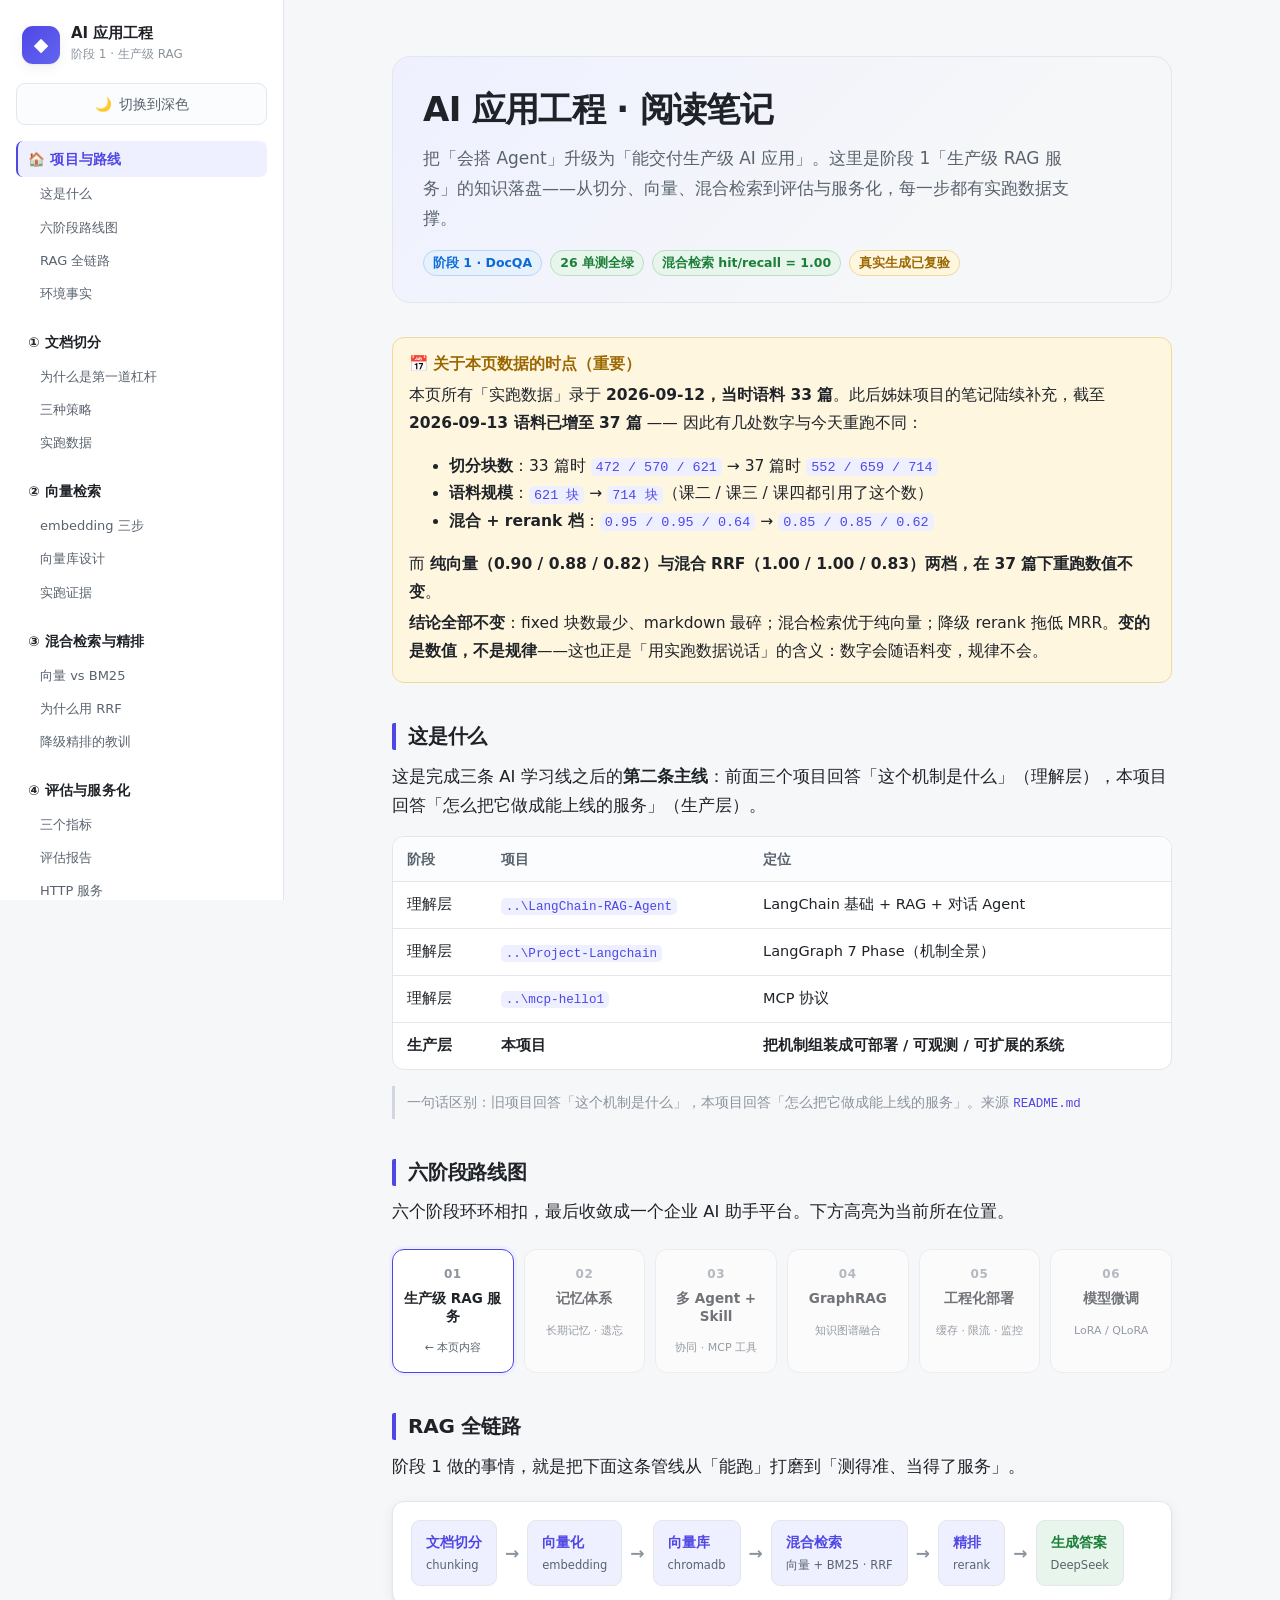
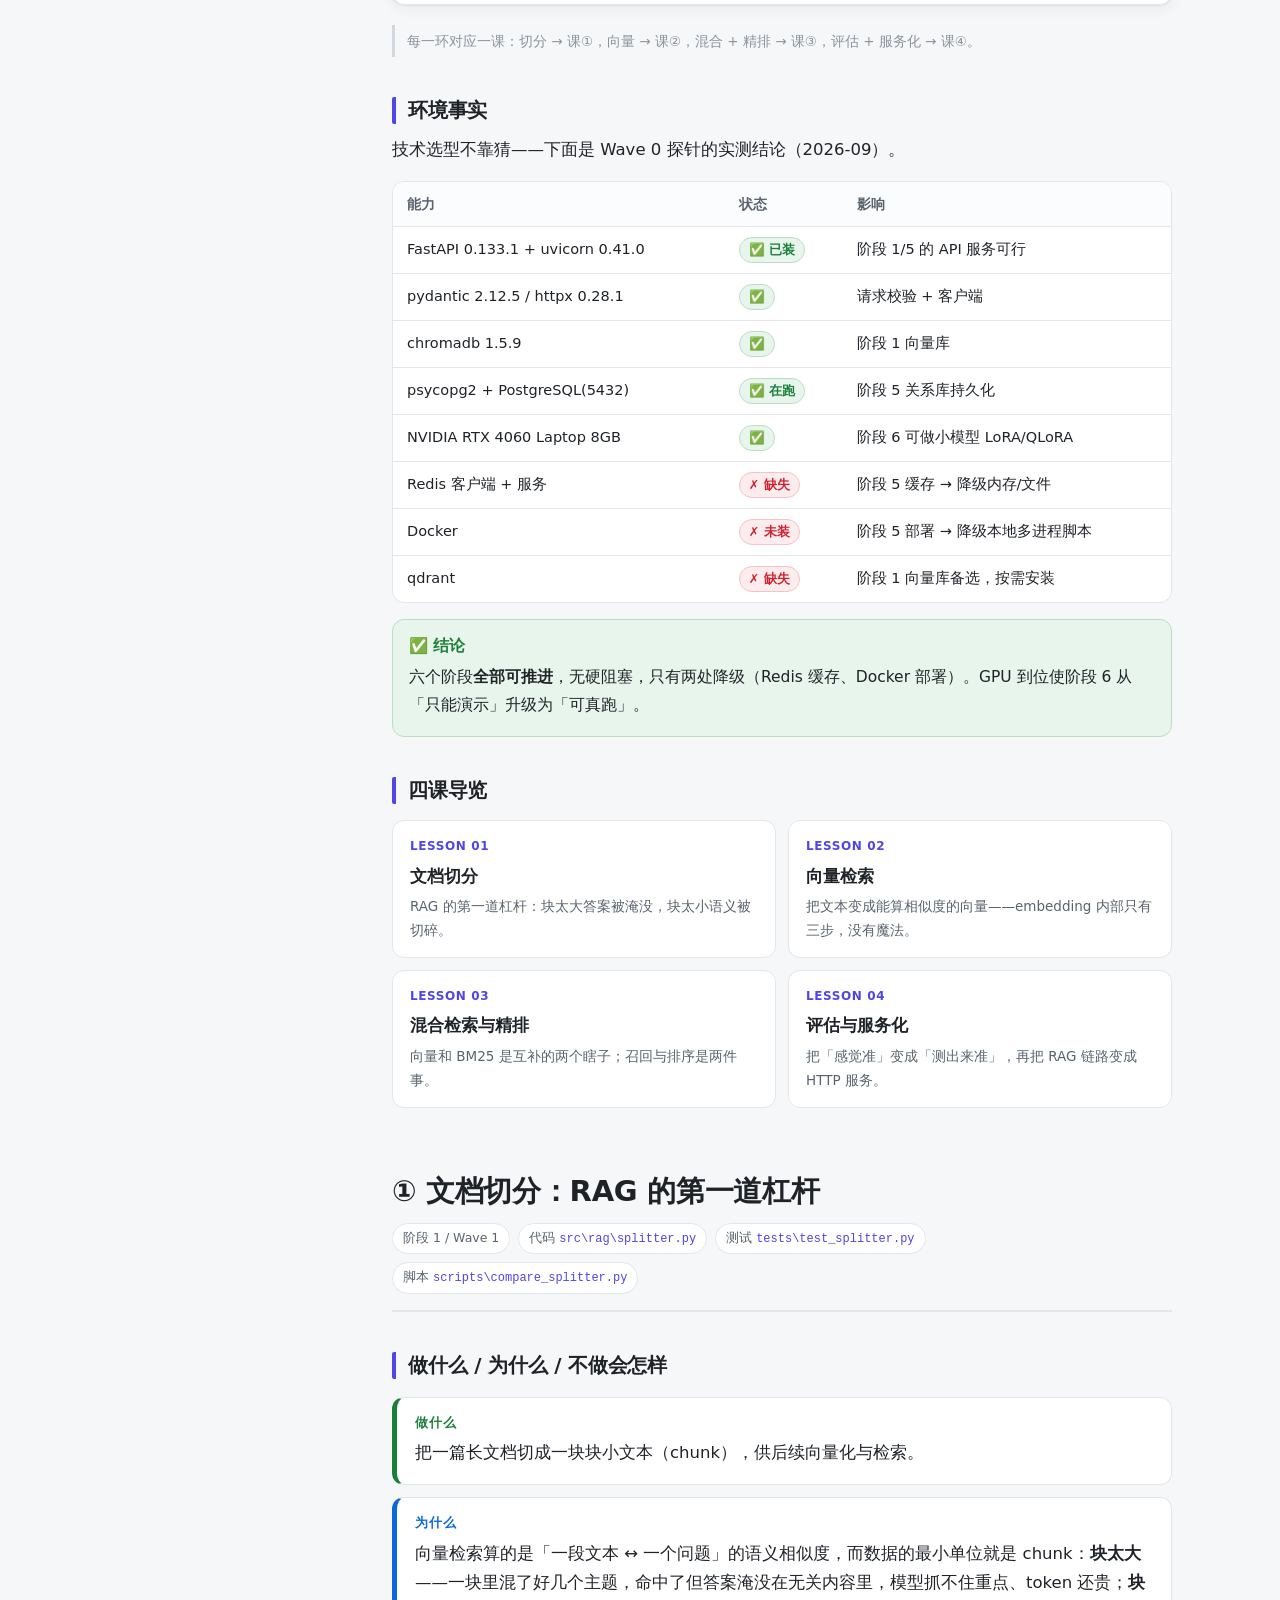
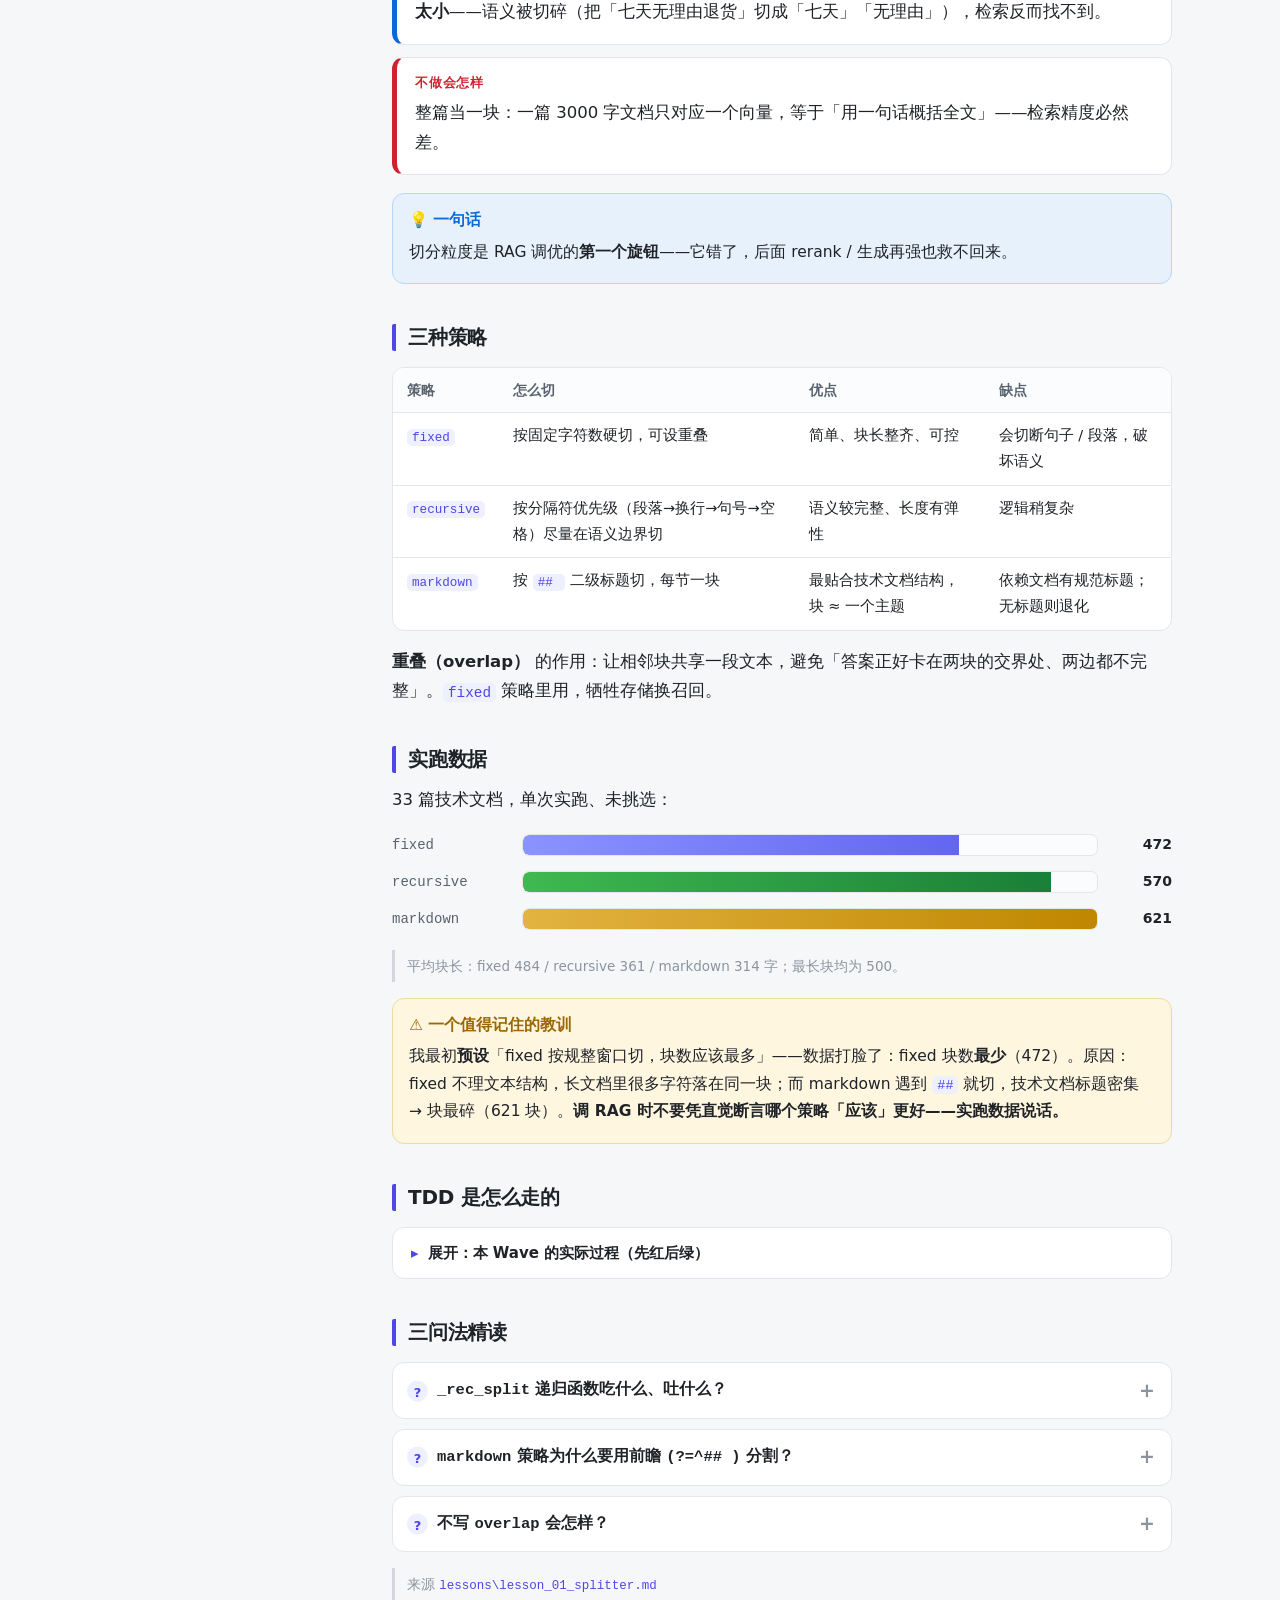
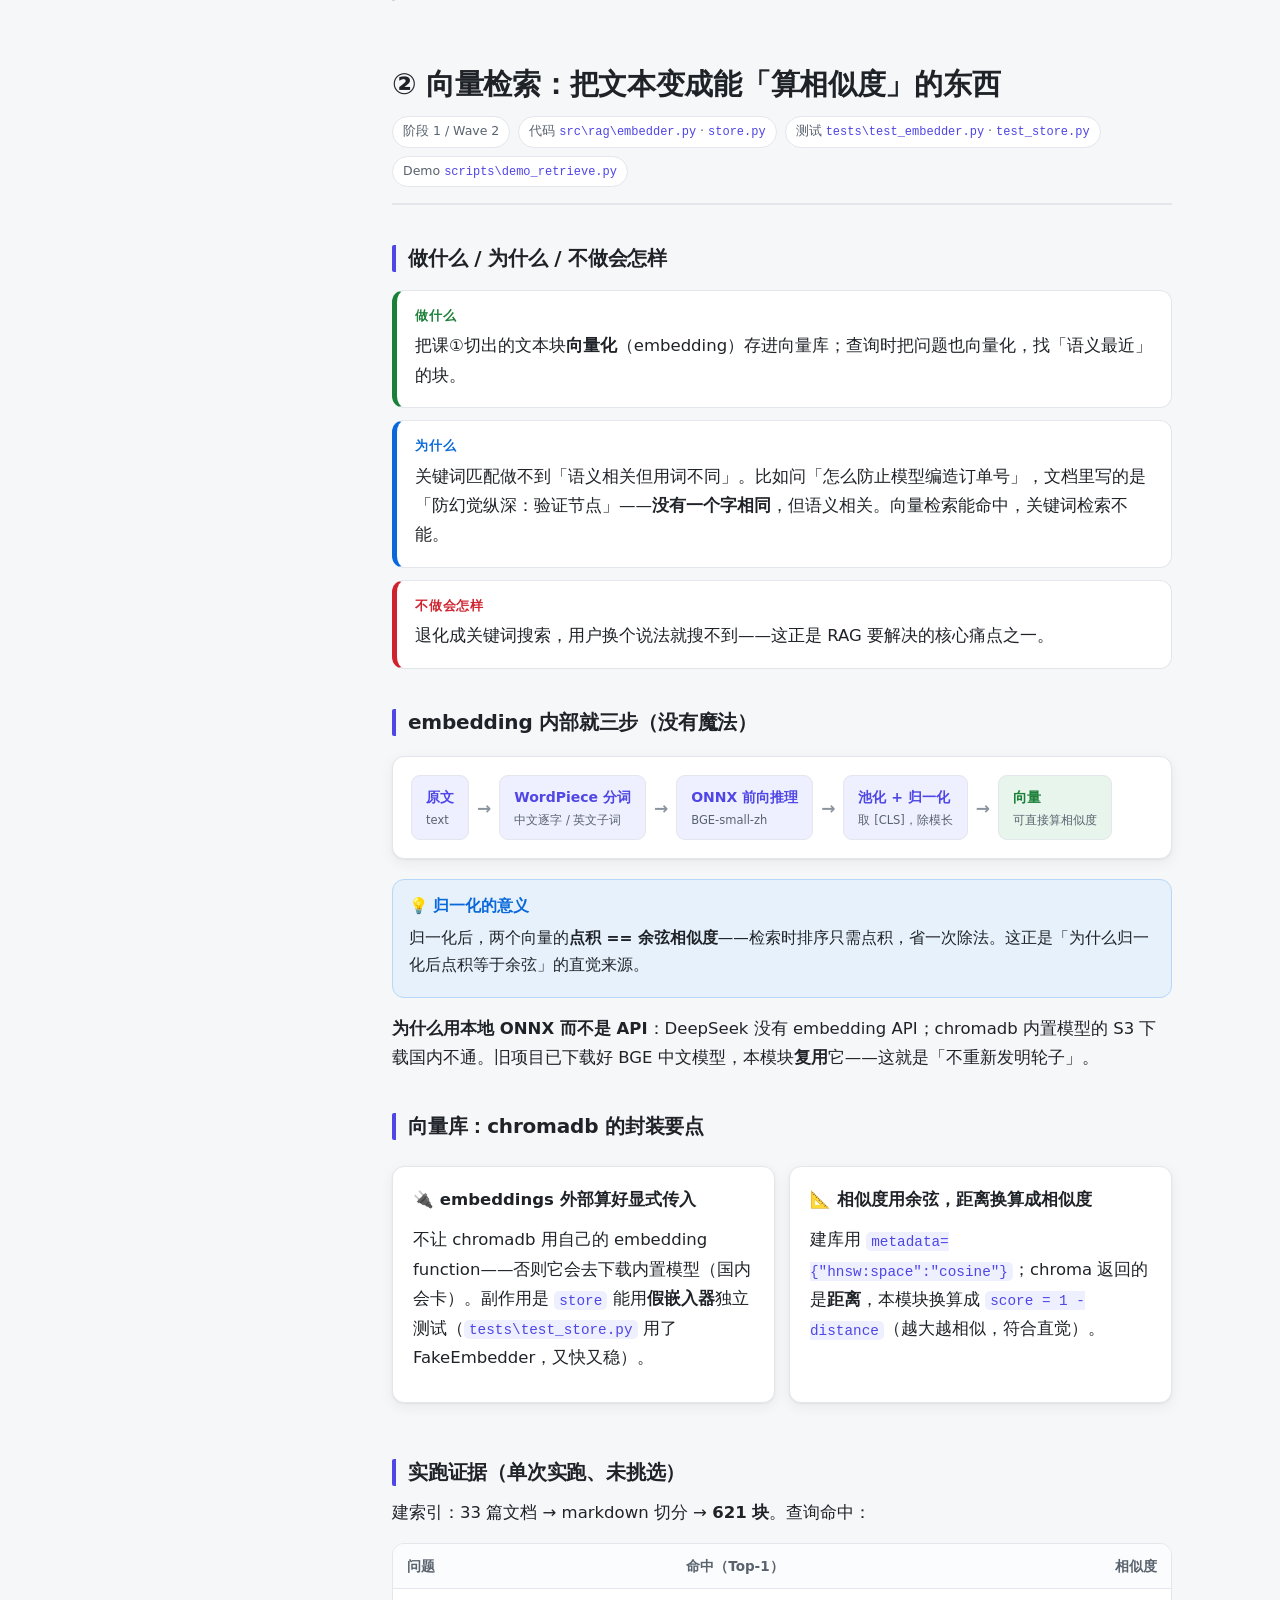
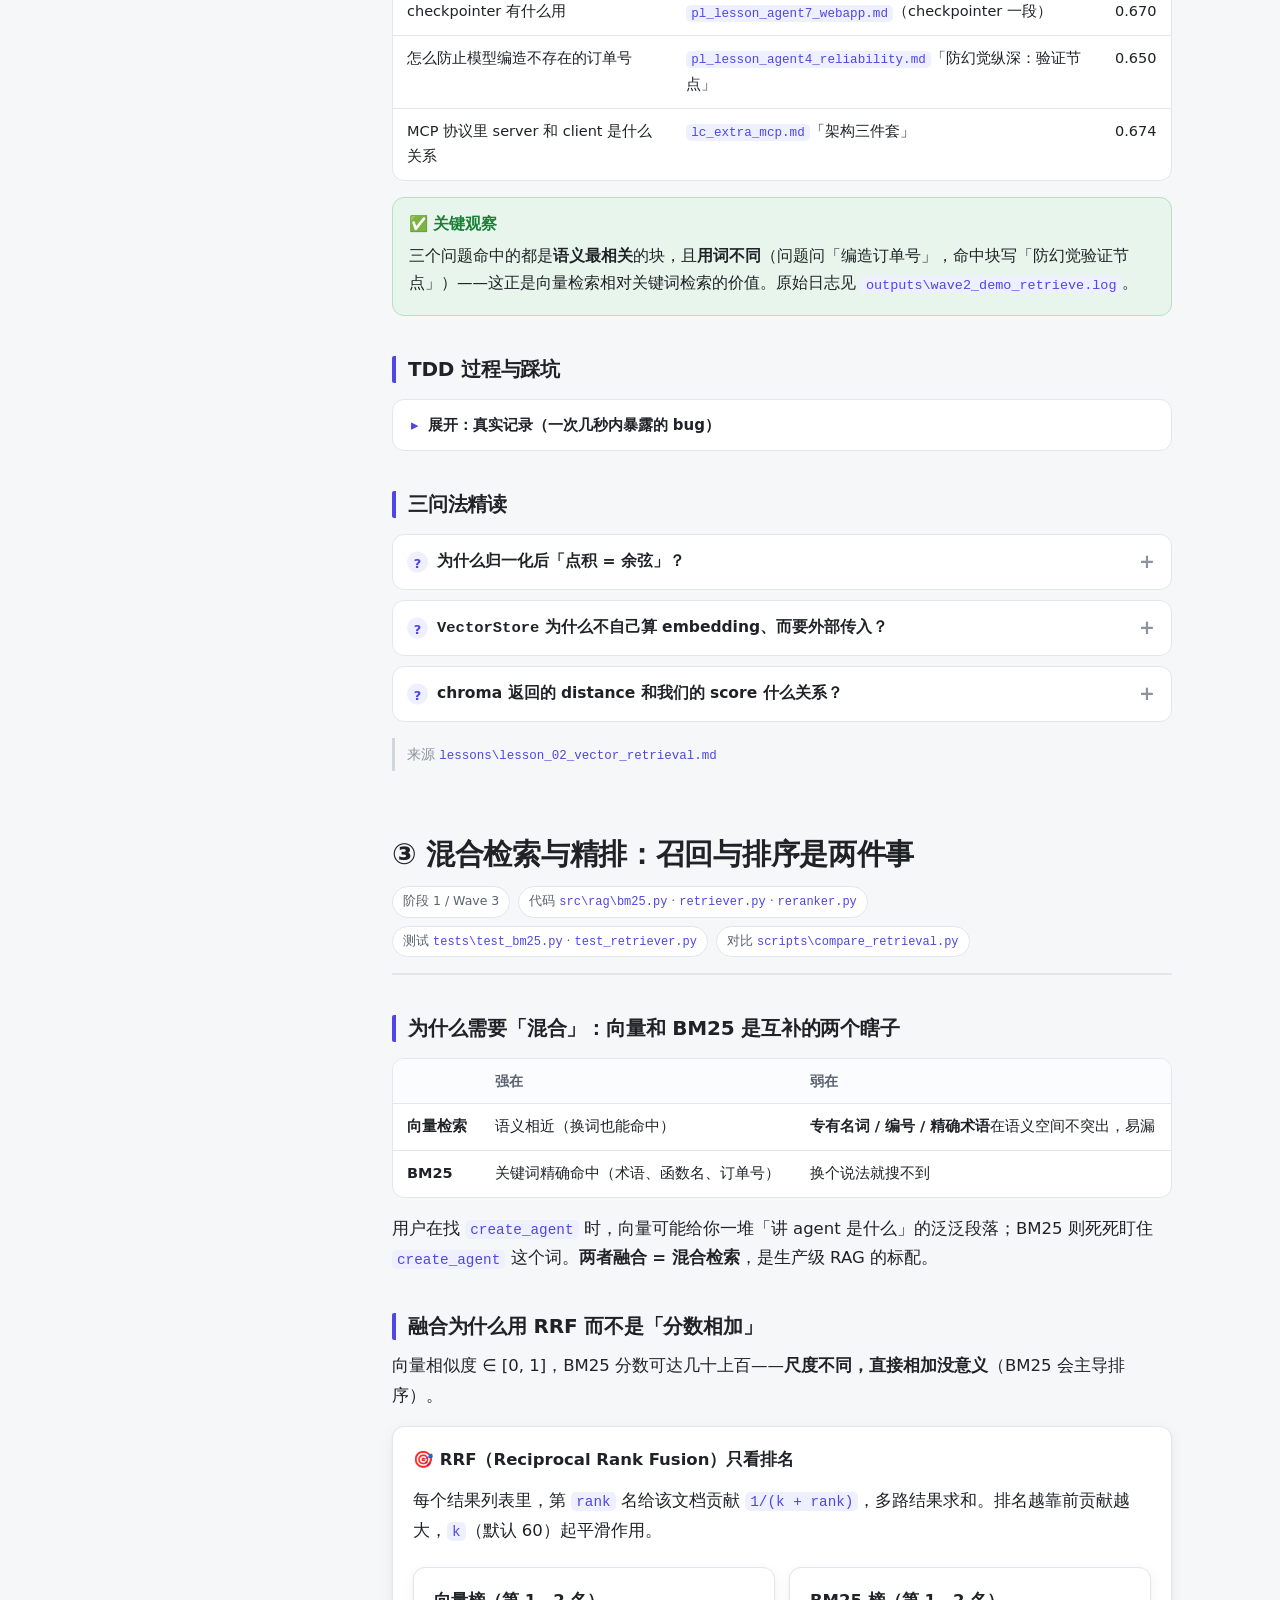
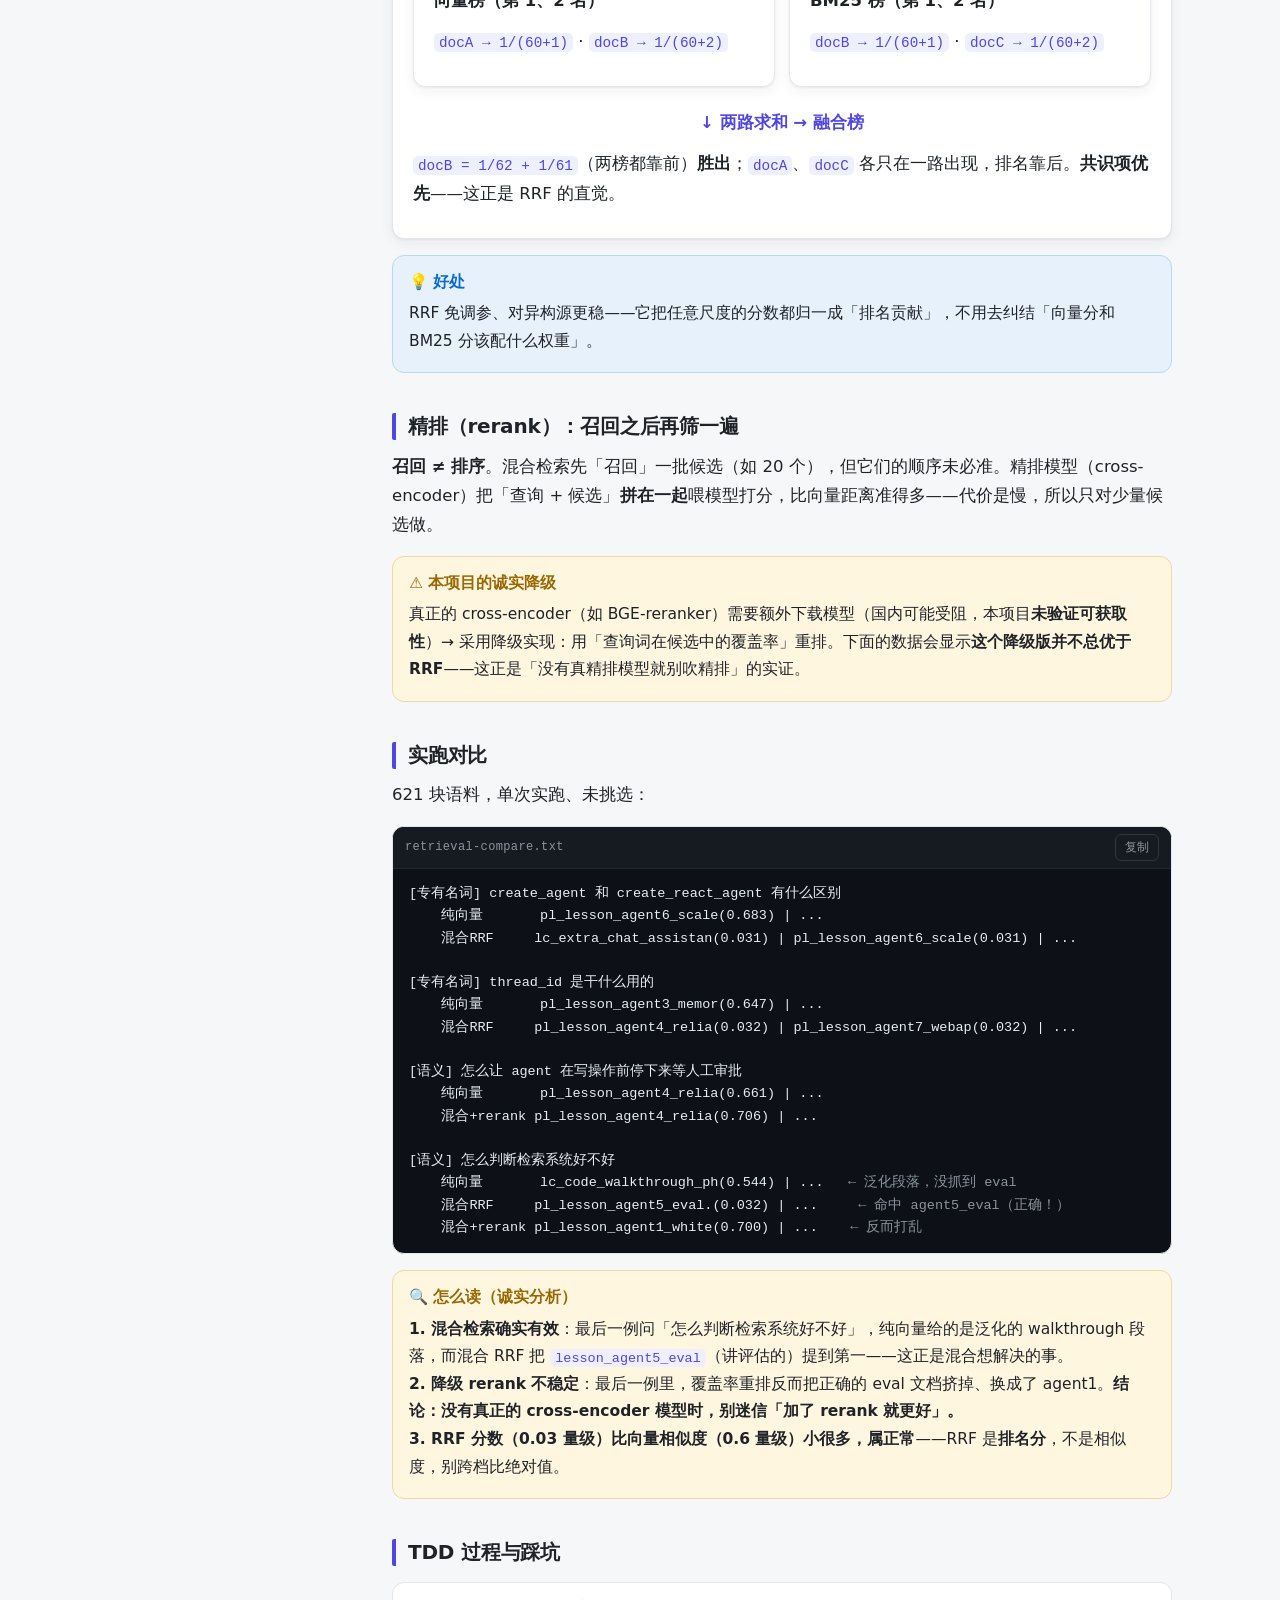
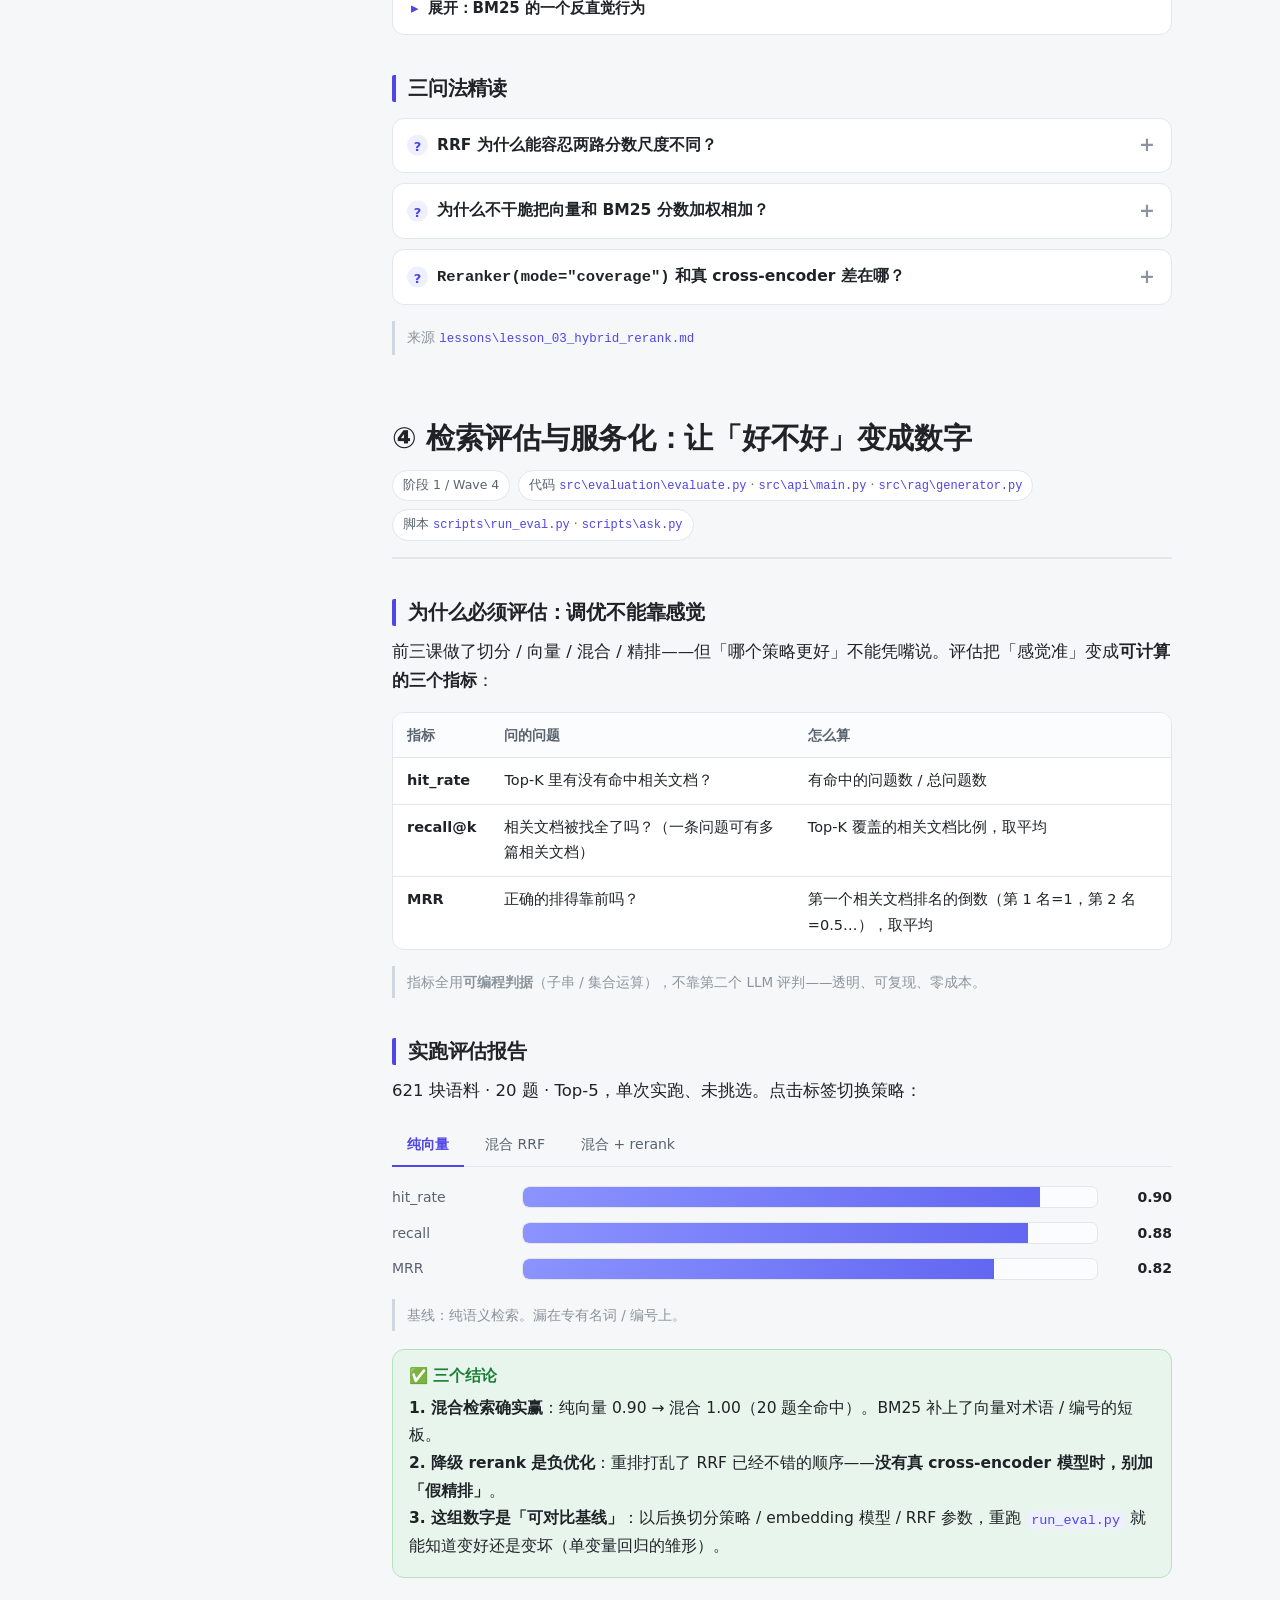
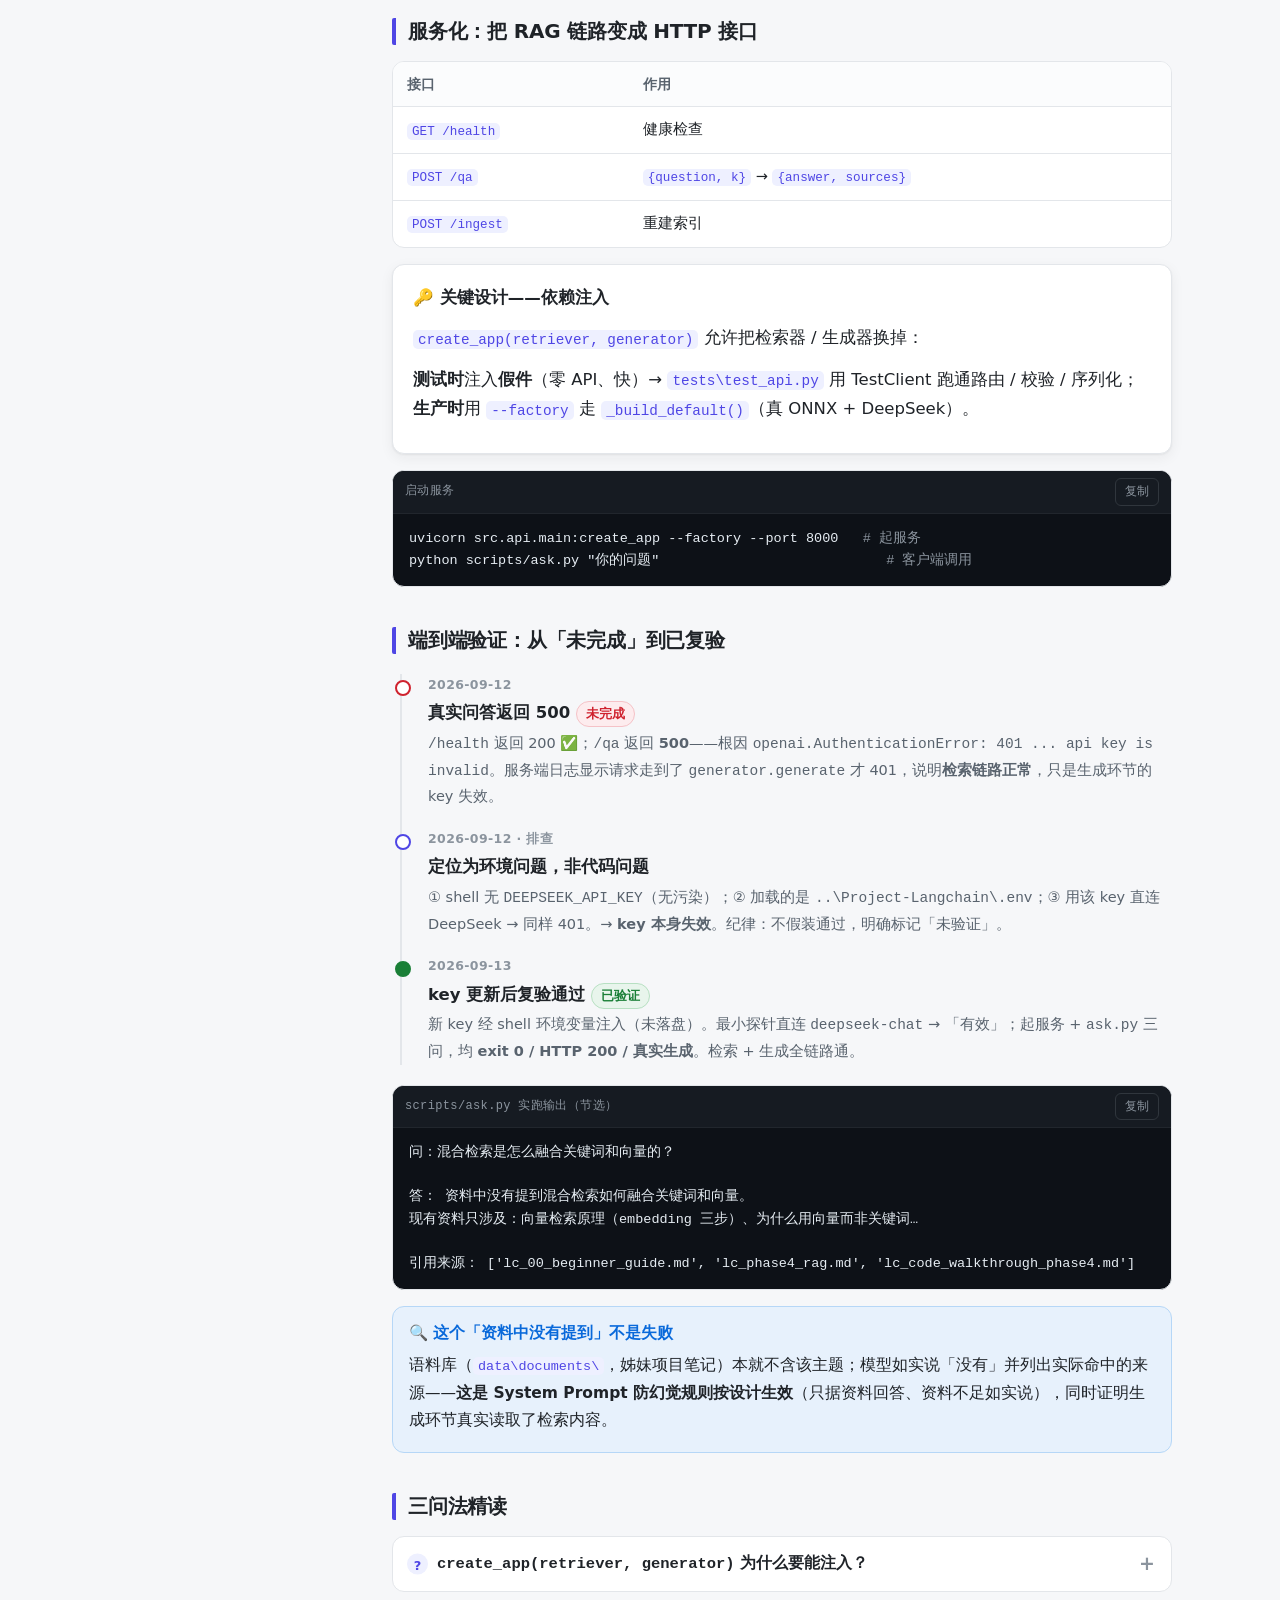
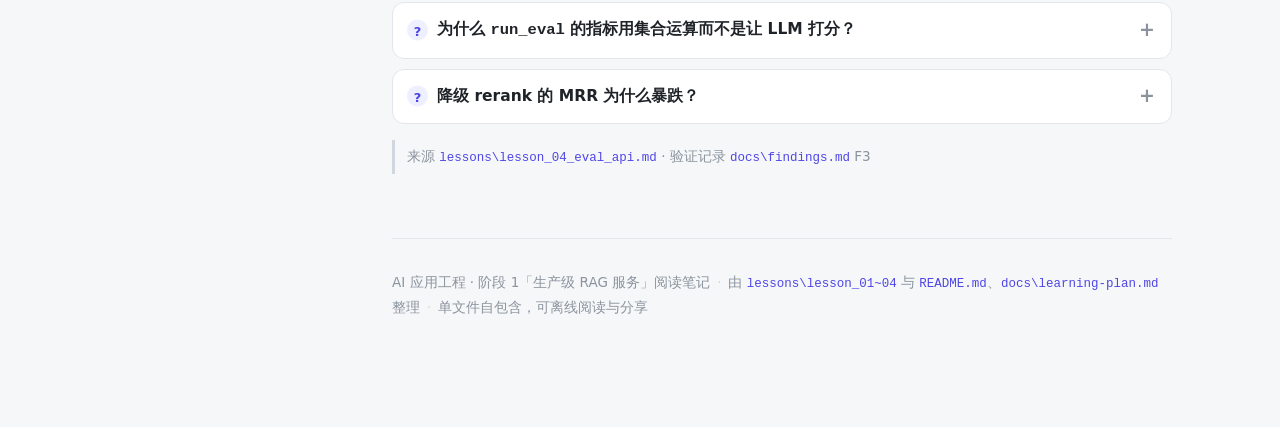
<file: CCNotes/AI-Application-Engineering/notes-web/index.html>
<!DOCTYPE html>
<html lang="zh-CN" data-theme="light">
<head>
<meta charset="UTF-8">
<meta name="viewport" content="width=device-width, initial-scale=1.0">
<title>AI 应用工程 · 阶段 1 阅读笔记</title>
<style>
/* ============ 主题变量 ============ */
*{box-sizing:border-box}
:root{
  color-scheme:light;
  --bg:#f6f7f9; --panel:#ffffff; --panel-2:#fbfcfd;
  --text:#1f2328; --dim:#59636e; --faint:#8b949e;
  --border:#e3e6ea; --border-strong:#d0d7de;
  --accent:#4f46e5; --accent-2:#6366f1; --accent-soft:#eef0ff;
  --green:#1a7f37; --green-soft:#e8f5ec; --green-bd:#b7e0c2;
  --blue:#0969da; --blue-soft:#e7f1fc; --blue-bd:#b6d7f7;
  --red:#cf222e; --red-soft:#fdecee; --red-bd:#f5c2c7;
  --amber:#9a6700; --amber-soft:#fff6e0; --amber-bd:#f0d9a0;
  --code-bg:#0d1117; --code-text:#e6edf3; --code-dim:#8b949e;
  --shadow:0 1px 2px rgba(27,31,36,.06),0 4px 14px rgba(27,31,36,.06);
  --radius:12px; --sb:284px;
  --sans:-apple-system,BlinkMacSystemFont,"PingFang SC","Microsoft YaHei","Segoe UI",system-ui,sans-serif;
  --mono:"Cascadia Code","JetBrains Mono","SF Mono",Consolas,"Courier New",monospace;
}
html[data-theme="dark"]{
  color-scheme:dark;
  --bg:#0d1117; --panel:#161b22; --panel-2:#1c2128;
  --text:#e6edf3; --dim:#9aa4ae; --faint:#6e7681;
  --border:#2b3138; --border-strong:#3d444d;
  --accent:#8b93ff; --accent-2:#a5abff; --accent-soft:#1b2136;
  --green:#57d38a; --green-soft:#12261a; --green-bd:#1f4d31;
  --blue:#6cb6ff; --blue-soft:#0f2033; --blue-bd:#1c4067;
  --red:#ff8188; --red-soft:#2b1518; --red-bd:#5c2228;
  --amber:#e3b341; --amber-soft:#2a220f; --amber-bd:#57471a;
  --shadow:0 1px 2px rgba(0,0,0,.45),0 6px 20px rgba(0,0,0,.38);
}
/* ============ 基础 ============ */
html{scroll-behavior:smooth}
body{
  margin:0; background:var(--bg); color:var(--text);
  font-family:var(--sans); font-size:16.5px; line-height:1.78;
  -webkit-font-smoothing:antialiased;
  display:grid; grid-template-columns:var(--sb) minmax(0,1fr);
}
a{color:var(--accent); text-decoration:none}
a:hover{text-decoration:underline}
h1,h2,h3,h4{line-height:1.35; font-weight:700; letter-spacing:-.01em}
p{margin:.7em 0}
::selection{background:var(--accent-soft)}
/* ============ 侧边栏 ============ */
.sidebar{
  position:sticky; top:0; height:100vh; overflow-y:auto;
  background:var(--panel); border-right:1px solid var(--border);
  padding:22px 16px 40px; z-index:40;
}
.brand{display:flex; gap:11px; align-items:center; margin:2px 6px 18px}
.logo{
  width:38px; height:38px; border-radius:11px; flex:none;
  display:grid; place-items:center; font-size:19px; color:#fff;
  background:linear-gradient(135deg,var(--accent),var(--accent-2));
  box-shadow:var(--shadow);
}
.brand-title{font-weight:700; font-size:15px; line-height:1.2}
.brand-sub{font-size:12px; color:var(--faint); margin-top:2px}
.theme-toggle{
  width:100%; margin:0 0 16px; padding:8px 12px; cursor:pointer;
  font:inherit; font-size:13.5px; color:var(--dim);
  background:var(--panel-2); border:1px solid var(--border); border-radius:9px;
  display:flex; align-items:center; justify-content:center; gap:7px; transition:.15s;
}
.theme-toggle:hover{color:var(--text); border-color:var(--border-strong)}
#toc{font-size:14px}
#toc a{display:block; color:var(--dim); padding:5px 10px; border-radius:7px; text-decoration:none; border-left:2px solid transparent; transition:.12s}
#toc a:hover{color:var(--text); background:var(--panel-2)}
#toc .toc-sec{font-weight:700; color:var(--text); margin-top:14px; font-size:13.5px; padding:6px 10px; letter-spacing:.02em}
#toc .toc-sub{padding-left:22px; font-size:13px}
#toc a.active{color:var(--accent); background:var(--accent-soft); border-left-color:var(--accent); font-weight:600}
.menu-btn{
  display:none; position:fixed; top:14px; left:14px; z-index:60;
  width:44px; height:44px; border-radius:12px; cursor:pointer;
  background:var(--panel); color:var(--text); border:1px solid var(--border);
  font-size:19px; box-shadow:var(--shadow);
}
/* ============ 主区 ============ */
main{width:100%; max-width:860px; margin:0 auto; padding:56px 40px 120px; min-width:0}
section{scroll-margin-top:24px; margin-bottom:64px}
.lesson-head{border-bottom:2px solid var(--border); padding-bottom:16px; margin-bottom:26px}
.lesson-head h2{margin:0; font-size:29px}
.lesson-meta{display:flex; flex-wrap:wrap; gap:8px; margin-top:12px}
.chip{font-size:12.5px; padding:3px 10px; border-radius:999px; background:var(--panel); border:1px solid var(--border); color:var(--dim)}
.chip code{font-size:12px; color:var(--accent); background:none; padding:0}
h3{font-size:20px; margin:2em 0 .5em; padding-left:12px; border-left:4px solid var(--accent); border-radius:2px}
h4{font-size:16.5px; margin:1.4em 0 .4em}
.lead{font-size:17px; color:var(--dim)}
/* ============ 三段式卡片 ============ */
.triad{display:grid; gap:12px; margin:18px 0}
.triad-item{padding:14px 16px 14px 18px; border-radius:var(--radius); background:var(--panel); border:1px solid var(--border); border-left:5px solid var(--border-strong)}
.triad-item .t-label{font-size:12.5px; font-weight:700; letter-spacing:.06em; margin-bottom:4px}
.triad-item p{margin:.2em 0}
.t-do{border-left-color:var(--green)} .t-do .t-label{color:var(--green)}
.t-why{border-left-color:var(--blue)} .t-why .t-label{color:var(--blue)}
.t-not{border-left-color:var(--red)} .t-not .t-label{color:var(--red)}
/* ============ 卡片 / 提示 ============ */
.card{background:var(--panel); border:1px solid var(--border); border-radius:var(--radius); padding:18px 20px; margin:16px 0; box-shadow:var(--shadow)}
.card-title{font-weight:700; margin-bottom:6px; display:flex; align-items:center; gap:8px}
.grid-2{display:grid; grid-template-columns:1fr 1fr; gap:14px}
.callout{border-radius:var(--radius); padding:13px 16px; margin:16px 0; border:1px solid; font-size:15.5px}
.callout .c-title{font-weight:700; margin-bottom:3px; display:flex; gap:7px; align-items:center}
.callout p{margin:.25em 0}
.c-warn{background:var(--amber-soft); border-color:var(--amber-bd)}
.c-warn .c-title{color:var(--amber)}
.c-info{background:var(--blue-soft); border-color:var(--blue-bd)}
.c-info .c-title{color:var(--blue)}
.c-ok{background:var(--green-soft); border-color:var(--green-bd)}
.c-ok .c-title{color:var(--green)}
.c-bad{background:var(--red-soft); border-color:var(--red-bd)}
.c-bad .c-title{color:var(--red)}
/* ============ 徽章 ============ */
.badge{display:inline-block; font-size:12.5px; font-weight:700; padding:2px 9px; border-radius:999px; line-height:1.6}
.b-green{background:var(--green-soft); color:var(--green); border:1px solid var(--green-bd)}
.b-blue{background:var(--blue-soft); color:var(--blue); border:1px solid var(--blue-bd)}
.b-red{background:var(--red-soft); color:var(--red); border:1px solid var(--red-bd)}
.b-amber{background:var(--amber-soft); color:var(--amber); border:1px solid var(--amber-bd)}
/* ============ 表格 ============ */
.tbl-wrap{overflow-x:auto; margin:16px 0; border:1px solid var(--border); border-radius:var(--radius); background:var(--panel)}
table{border-collapse:collapse; width:100%; font-size:14.5px}
th,td{padding:10px 14px; text-align:left; border-bottom:1px solid var(--border); vertical-align:top}
th{background:var(--panel-2); font-weight:700; font-size:13.5px; color:var(--dim); white-space:nowrap}
tr:last-child td{border-bottom:none}
tbody tr:hover{background:var(--panel-2)}
td code,p code,li code{font-family:var(--mono); font-size:.87em; background:var(--accent-soft); color:var(--accent); padding:1.5px 5px; border-radius:5px}
/* ============ 代码块 ============ */
.code{position:relative; margin:16px 0; border-radius:var(--radius); overflow:hidden; border:1px solid var(--border); background:var(--code-bg)}
.code-head{display:flex; align-items:center; justify-content:space-between; padding:7px 12px; background:#161b22; border-bottom:1px solid #21262d}
.code-lang{font-size:12px; color:var(--code-dim); font-family:var(--mono); letter-spacing:.03em}
.copy-btn{font:inherit; font-size:12px; cursor:pointer; color:var(--code-dim); background:transparent; border:1px solid #30363d; border-radius:6px; padding:2px 9px; transition:.15s}
.copy-btn:hover{color:var(--code-text); border-color:#484f58}
.code pre{margin:0; padding:14px 16px; overflow-x:auto; font-family:var(--mono); font-size:13.5px; line-height:1.65; color:var(--code-text)}
.code pre .cm{color:var(--code-dim)}
/* ============ 条形图 ============ */
.bars{display:grid; gap:11px; margin:18px 0}
.bar-row{display:grid; grid-template-columns:118px 1fr 62px; align-items:center; gap:12px; font-size:14px}
.bar-track{height:22px; background:var(--panel-2); border-radius:7px; overflow:hidden; border:1px solid var(--border)}
.bar-fill{height:100%; border-radius:6px 0 0 6px; transition:width .6s cubic-bezier(.2,.7,.3,1)}
.f-vec{background:linear-gradient(90deg,#8b93ff,#6366f1)}
.f-hyb{background:linear-gradient(90deg,#3fb950,#1a7f37)}
.f-rr{background:linear-gradient(90deg,#e3b341,#bf8700)}
.bar-val{text-align:right; font-weight:700; font-variant-numeric:tabular-nums}
.bar-name{color:var(--dim)}
.legend{display:flex; gap:16px; flex-wrap:wrap; font-size:13px; color:var(--dim); margin:-4px 0 12px}
.legend i{display:inline-block; width:11px; height:11px; border-radius:3px; margin-right:5px; vertical-align:-1px}
/* ============ tabs ============ */
.tabs{margin:18px 0}
.tab-btns{display:flex; gap:6px; flex-wrap:wrap; margin-bottom:14px; border-bottom:1px solid var(--border)}
.tab-btn{font:inherit; font-size:14px; cursor:pointer; padding:8px 15px; color:var(--dim); background:transparent; border:none; border-bottom:2.5px solid transparent; margin-bottom:-1px; transition:.15s}
.tab-btn:hover{color:var(--text)}
.tab-btn.active{color:var(--accent); border-bottom-color:var(--accent); font-weight:700}
.tab-panel{display:none}
.tab-panel.active{display:block; animation:fade .25s ease}
@keyframes fade{from{opacity:0; transform:translateY(4px)} to{opacity:1; transform:none}}
/* ============ 问答卡（三问法） ============ */
.qa-list{display:grid; gap:10px; margin:16px 0}
details.qa{background:var(--panel); border:1px solid var(--border); border-radius:var(--radius); overflow:hidden}
details.qa>summary{cursor:pointer; padding:13px 18px 13px 44px; position:relative; font-weight:600; font-size:15.5px; list-style:none; transition:.12s}
details.qa>summary::-webkit-details-marker{display:none}
details.qa>summary::before{content:"?"; position:absolute; left:14px; top:50%; transform:translateY(-50%); width:21px; height:21px; border-radius:50%; background:var(--accent-soft); color:var(--accent); font-size:13px; font-weight:800; display:grid; place-items:center}
details.qa>summary::after{content:"+"; position:absolute; right:16px; top:50%; transform:translateY(-50%); color:var(--faint); font-size:19px; transition:.2s}
details.qa[open]>summary::after{content:"−"}
details.qa[open]>summary{background:var(--panel-2); border-bottom:1px solid var(--border)}
details.qa>summary:hover{color:var(--accent)}
.qa-body{padding:14px 18px 16px 44px; font-size:15px; color:var(--dim); animation:fade .2s ease}
.qa-body strong{color:var(--text)}
/* ============ 通用折叠 ============ */
details.fold{background:var(--panel); border:1px solid var(--border); border-radius:var(--radius); margin:16px 0; overflow:hidden}
details.fold>summary{cursor:pointer; padding:12px 18px; font-weight:700; font-size:15px; list-style:none}
details.fold>summary::-webkit-details-marker{display:none}
details.fold>summary::before{content:"▸"; color:var(--accent); margin-right:9px; display:inline-block; transition:.2s}
details.fold[open]>summary::before{transform:rotate(90deg)}
details.fold[open]>summary{border-bottom:1px solid var(--border)}
.fold-body{padding:6px 18px 16px}
/* ============ 流程图 / 管线 ============ */
.pipe{display:flex; flex-wrap:wrap; align-items:center; gap:8px; margin:20px 0; padding:18px; background:var(--panel); border:1px solid var(--border); border-radius:var(--radius); box-shadow:var(--shadow)}
.pipe-node{flex:none; padding:9px 14px; border-radius:9px; background:var(--accent-soft); color:var(--accent); font-weight:600; font-size:14px; border:1px solid var(--border)}
.pipe-node small{display:block; font-weight:400; font-size:11.5px; color:var(--dim)}
.pipe-arrow{color:var(--faint); font-size:17px; font-weight:700}
.pipe-node.end{background:var(--green-soft); color:var(--green)}
/* ============ 路线图 rail ============ */
.rail{display:grid; grid-template-columns:repeat(6,1fr); gap:10px; margin:22px 0}
.rail-node{position:relative; text-align:center; padding:14px 8px 12px; border-radius:var(--radius); background:var(--panel); border:1px solid var(--border); opacity:.62}
.rail-node.done{opacity:1; border-color:var(--green-bd); background:var(--green-soft)}
.rail-node.now{opacity:1; border-color:var(--accent); box-shadow:0 0 0 3px var(--accent-soft)}
.rail-num{font-size:12px; font-weight:800; color:var(--faint); letter-spacing:.05em}
.rail-title{font-size:13.5px; font-weight:700; margin:5px 0 6px; line-height:1.3}
.rail-node small{font-size:11px; color:var(--dim)}
/* ============ 时间线 ============ */
.timeline{position:relative; margin:20px 0 20px 8px; padding-left:26px; border-left:2px solid var(--border)}
.tl-item{position:relative; margin-bottom:18px}
.tl-item::before{content:""; position:absolute; left:-33px; top:6px; width:12px; height:12px; border-radius:50%; background:var(--panel); border:2.5px solid var(--accent)}
.tl-item.ok::before{border-color:var(--green); background:var(--green)}
.tl-item.bad::before{border-color:var(--red)}
.tl-date{font-size:12.5px; color:var(--faint); font-weight:700; letter-spacing:.03em}
.tl-title{font-weight:700; margin:2px 0 3px}
.tl-body{font-size:14.5px; color:var(--dim)}
/* ============ 来源引用 ============ */
.source{font-size:13.5px; color:var(--faint); border-left:3px solid var(--border-strong); padding:4px 0 4px 12px; margin:14px 0}
.src-file{font-family:var(--mono); font-size:12.5px; color:var(--accent)}
kbd{font-family:var(--mono); font-size:12.5px; background:var(--panel-2); border:1px solid var(--border-strong); border-bottom-width:2px; border-radius:5px; padding:1px 6px}
/* ============ hero ============ */
.hero{background:linear-gradient(135deg,var(--accent-soft),transparent 70%); border:1px solid var(--border); border-radius:18px; padding:30px 30px 26px; margin-bottom:34px}
.hero h1{margin:0 0 10px; font-size:34px; letter-spacing:-.02em}
.hero .lead{margin:0; max-width:60ch}
.hero .tags{display:flex; gap:8px; flex-wrap:wrap; margin-top:16px}
/* ============ 导航卡 ============ */
.nav-cards{display:grid; grid-template-columns:1fr 1fr; gap:12px; margin:16px 0}
a.nav-card{display:block; padding:15px 17px; border-radius:var(--radius); background:var(--panel); border:1px solid var(--border); text-decoration:none; color:inherit; transition:.15s}
a.nav-card:hover{text-decoration:none; border-color:var(--accent); transform:translateY(-2px); box-shadow:var(--shadow)}
a.nav-card .nc-kicker{font-size:12px; font-weight:800; color:var(--accent); letter-spacing:.05em}
a.nav-card .nc-title{font-weight:700; margin:4px 0 3px}
a.nav-card .nc-desc{font-size:13.5px; color:var(--dim)}
footer{color:var(--faint); font-size:13.5px; border-top:1px solid var(--border); padding-top:22px; margin-top:40px}
footer .dot{color:var(--border-strong); margin:0 7px}
/* ============ 响应式 ============ */
@media (max-width:980px){
  body{grid-template-columns:1fr}
  .sidebar{position:fixed; top:0; left:0; width:284px; height:100vh; transform:translateX(-100%); transition:transform .25s ease; box-shadow:var(--shadow)}
  .sidebar.open{transform:none}
  .menu-btn{display:grid; place-items:center}
  main{padding:70px 20px 90px; max-width:100%}
  .grid-2,.nav-cards{grid-template-columns:1fr}
  .rail{grid-template-columns:repeat(2,1fr)}
  .hero h1{font-size:26px}
  .lesson-head h2{font-size:23px}
  .bar-row{grid-template-columns:88px 1fr 54px; font-size:13px}
}
@media (min-width:981px){ .menu-btn{display:none} }
</style>
</head>
<body>

<button class="menu-btn" id="menu-btn" aria-label="打开目录">☰</button>

<aside class="sidebar" id="sidebar">
  <div class="brand">
    <span class="logo">◆</span>
    <div>
      <div class="brand-title">AI 应用工程</div>
      <div class="brand-sub">阶段 1 · 生产级 RAG</div>
    </div>
  </div>
  <button class="theme-toggle" id="theme-toggle"><span id="theme-icon">🌙</span><span id="theme-label">切换到深色</span></button>
  <nav id="toc">
    <a href="#home" class="toc-sec">🏠 项目与路线</a>
    <a href="#home-overview" class="toc-sub">这是什么</a>
    <a href="#home-rail" class="toc-sub">六阶段路线图</a>
    <a href="#home-pipeline" class="toc-sub">RAG 全链路</a>
    <a href="#home-env" class="toc-sub">环境事实</a>
    <a href="#lesson-01" class="toc-sec">① 文档切分</a>
    <a href="#l1-why" class="toc-sub">为什么是第一道杠杆</a>
    <a href="#l1-strategies" class="toc-sub">三种策略</a>
    <a href="#l1-data" class="toc-sub">实跑数据</a>
    <a href="#lesson-02" class="toc-sec">② 向量检索</a>
    <a href="#l2-flow" class="toc-sub">embedding 三步</a>
    <a href="#l2-store" class="toc-sub">向量库设计</a>
    <a href="#l2-data" class="toc-sub">实跑证据</a>
    <a href="#lesson-03" class="toc-sec">③ 混合检索与精排</a>
    <a href="#l3-vs" class="toc-sub">向量 vs BM25</a>
    <a href="#l3-rrf" class="toc-sub">为什么用 RRF</a>
    <a href="#l3-rerank" class="toc-sub">降级精排的教训</a>
    <a href="#lesson-04" class="toc-sec">④ 评估与服务化</a>
    <a href="#l4-metrics" class="toc-sub">三个指标</a>
    <a href="#l4-report" class="toc-sub">评估报告</a>
    <a href="#l4-api" class="toc-sub">HTTP 服务</a>
    <a href="#l4-verify" class="toc-sub">端到端验证</a>
  </nav>
</aside>

<main>

  <section id="home">
    <div class="hero">
      <h1>AI 应用工程 · 阅读笔记</h1>
      <p class="lead">把「会搭 Agent」升级为「能交付生产级 AI 应用」。这里是阶段 1「生产级 RAG 服务」的知识落盘——从切分、向量、混合检索到评估与服务化，每一步都有实跑数据支撑。</p>
      <div class="tags">
        <span class="badge b-blue">阶段 1 · DocQA</span>
        <span class="badge b-green">26 单测全绿</span>
        <span class="badge b-green">混合检索 hit/recall = 1.00</span>
        <span class="badge b-amber">真实生成已复验</span>
      </div>
    </div>

    <div class="callout c-warn">
      <div class="c-title">📅 关于本页数据的时点（重要）</div>
      <p>本页所有「实跑数据」录于 <strong>2026-09-12，当时语料 33 篇</strong>。此后姊妹项目的笔记陆续补充，截至 <strong>2026-09-13 语料已增至 37 篇</strong> —— 因此有几处数字与今天重跑不同：</p>
      <ul>
        <li><strong>切分块数</strong>：33 篇时 <code>472 / 570 / 621</code> → 37 篇时 <code>552 / 659 / 714</code></li>
        <li><strong>语料规模</strong>：<code>621 块</code> → <code>714 块</code>（课二 / 课三 / 课四都引用了这个数）</li>
        <li><strong>混合 + rerank 档</strong>：<code>0.95 / 0.95 / 0.64</code> → <code>0.85 / 0.85 / 0.62</code></li>
      </ul>
      <p>而 <strong>纯向量（0.90 / 0.88 / 0.82）与混合 RRF（1.00 / 1.00 / 0.83）两档，在 37 篇下重跑数值不变</strong>。</p>
      <p><strong>结论全部不变</strong>：fixed 块数最少、markdown 最碎；混合检索优于纯向量；降级 rerank 拖低 MRR。<strong>变的是数值，不是规律</strong>——这也正是「用实跑数据说话」的含义：数字会随语料变，规律不会。</p>
    </div>

    <h3 id="home-overview">这是什么</h3>
    <p>这是完成三条 AI 学习线之后的<strong>第二条主线</strong>：前面三个项目回答「这个机制是什么」（理解层），本项目回答「怎么把它做成能上线的服务」（生产层）。</p>
    <div class="tbl-wrap">
      <table>
        <thead><tr><th>阶段</th><th>项目</th><th>定位</th></tr></thead>
        <tbody>
          <tr><td>理解层</td><td><code>..\LangChain-RAG-Agent</code></td><td>LangChain 基础 + RAG + 对话 Agent</td></tr>
          <tr><td>理解层</td><td><code>..\Project-Langchain</code></td><td>LangGraph 7 Phase（机制全景）</td></tr>
          <tr><td>理解层</td><td><code>..\mcp-hello1</code></td><td>MCP 协议</td></tr>
          <tr><td><strong>生产层</strong></td><td><strong>本项目</strong></td><td><strong>把机制组装成可部署 / 可观测 / 可扩展的系统</strong></td></tr>
        </tbody>
      </table>
    </div>
    <p class="source">一句话区别：旧项目回答「这个机制是什么」，本项目回答「怎么把它做成能上线的服务」。来源 <span class="src-file">README.md</span></p>

    <h3 id="home-rail">六阶段路线图</h3>
    <p>六个阶段环环相扣，最后收敛成一个企业 AI 助手平台。下方高亮为当前所在位置。</p>
    <div class="rail">
      <div class="rail-node now"><div class="rail-num">01</div><div class="rail-title">生产级 RAG 服务</div><small>← 本页内容</small></div>
      <div class="rail-node"><div class="rail-num">02</div><div class="rail-title">记忆体系</div><small>长期记忆 · 遗忘</small></div>
      <div class="rail-node"><div class="rail-num">03</div><div class="rail-title">多 Agent + Skill</div><small>协同 · MCP 工具</small></div>
      <div class="rail-node"><div class="rail-num">04</div><div class="rail-title">GraphRAG</div><small>知识图谱融合</small></div>
      <div class="rail-node"><div class="rail-num">05</div><div class="rail-title">工程化部署</div><small>缓存 · 限流 · 监控</small></div>
      <div class="rail-node"><div class="rail-num">06</div><div class="rail-title">模型微调</div><small>LoRA / QLoRA</small></div>
    </div>

    <h3 id="home-pipeline">RAG 全链路</h3>
    <p>阶段 1 做的事情，就是把下面这条管线从「能跑」打磨到「测得准、当得了服务」。</p>
    <div class="pipe">
      <div class="pipe-node">文档切分<small>chunking</small></div><span class="pipe-arrow">→</span>
      <div class="pipe-node">向量化<small>embedding</small></div><span class="pipe-arrow">→</span>
      <div class="pipe-node">向量库<small>chromadb</small></div><span class="pipe-arrow">→</span>
      <div class="pipe-node">混合检索<small>向量 + BM25 · RRF</small></div><span class="pipe-arrow">→</span>
      <div class="pipe-node">精排<small>rerank</small></div><span class="pipe-arrow">→</span>
      <div class="pipe-node end">生成答案<small>DeepSeek</small></div>
    </div>
    <p class="source">每一环对应一课：切分 → 课①，向量 → 课②，混合 + 精排 → 课③，评估 + 服务化 → 课④。</p>

    <h3 id="home-env">环境事实</h3>
    <p>技术选型不靠猜——下面是 Wave 0 探针的实测结论（2026-09）。</p>
    <div class="tbl-wrap">
      <table>
        <thead><tr><th>能力</th><th>状态</th><th>影响</th></tr></thead>
        <tbody>
          <tr><td>FastAPI 0.133.1 + uvicorn 0.41.0</td><td><span class="badge b-green">✅ 已装</span></td><td>阶段 1/5 的 API 服务可行</td></tr>
          <tr><td>pydantic 2.12.5 / httpx 0.28.1</td><td><span class="badge b-green">✅</span></td><td>请求校验 + 客户端</td></tr>
          <tr><td>chromadb 1.5.9</td><td><span class="badge b-green">✅</span></td><td>阶段 1 向量库</td></tr>
          <tr><td>psycopg2 + PostgreSQL(5432)</td><td><span class="badge b-green">✅ 在跑</span></td><td>阶段 5 关系库持久化</td></tr>
          <tr><td>NVIDIA RTX 4060 Laptop 8GB</td><td><span class="badge b-green">✅</span></td><td>阶段 6 可做小模型 LoRA/QLoRA</td></tr>
          <tr><td>Redis 客户端 + 服务</td><td><span class="badge b-red">✗ 缺失</span></td><td>阶段 5 缓存 → 降级内存/文件</td></tr>
          <tr><td>Docker</td><td><span class="badge b-red">✗ 未装</span></td><td>阶段 5 部署 → 降级本地多进程脚本</td></tr>
          <tr><td>qdrant</td><td><span class="badge b-red">✗ 缺失</span></td><td>阶段 1 向量库备选，按需安装</td></tr>
        </tbody>
      </table>
    </div>
    <div class="callout c-ok">
      <div class="c-title">✅ 结论</div>
      <p>六个阶段<strong>全部可推进</strong>，无硬阻塞，只有两处降级（Redis 缓存、Docker 部署）。GPU 到位使阶段 6 从「只能演示」升级为「可真跑」。</p>
    </div>

    <h3>四课导览</h3>
    <div class="nav-cards">
      <a class="nav-card" href="#lesson-01"><div class="nc-kicker">LESSON 01</div><div class="nc-title">文档切分</div><div class="nc-desc">RAG 的第一道杠杆：块太大答案被淹没，块太小语义被切碎。</div></a>
      <a class="nav-card" href="#lesson-02"><div class="nc-kicker">LESSON 02</div><div class="nc-title">向量检索</div><div class="nc-desc">把文本变成能算相似度的向量——embedding 内部只有三步，没有魔法。</div></a>
      <a class="nav-card" href="#lesson-03"><div class="nc-kicker">LESSON 03</div><div class="nc-title">混合检索与精排</div><div class="nc-desc">向量和 BM25 是互补的两个瞎子；召回与排序是两件事。</div></a>
      <a class="nav-card" href="#lesson-04"><div class="nc-kicker">LESSON 04</div><div class="nc-title">评估与服务化</div><div class="nc-desc">把「感觉准」变成「测出来准」，再把 RAG 链路变成 HTTP 服务。</div></a>
    </div>
  </section>

  <section id="lesson-01">
    <div class="lesson-head">
      <h2>① 文档切分：RAG 的第一道杠杆</h2>
      <div class="lesson-meta">
        <span class="chip">阶段 1 / Wave 1</span>
        <span class="chip">代码 <code>src\rag\splitter.py</code></span>
        <span class="chip">测试 <code>tests\test_splitter.py</code></span>
        <span class="chip">脚本 <code>scripts\compare_splitter.py</code></span>
      </div>
    </div>

    <h3 id="l1-why">做什么 / 为什么 / 不做会怎样</h3>
    <div class="triad">
      <div class="triad-item t-do"><div class="t-label">做什么</div><p>把一篇长文档切成一块块小文本（chunk），供后续向量化与检索。</p></div>
      <div class="triad-item t-why"><div class="t-label">为什么</div><p>向量检索算的是「一段文本 ↔ 一个问题」的语义相似度，而数据的最小单位就是 chunk：<strong>块太大</strong>——一块里混了好几个主题，命中了但答案淹没在无关内容里，模型抓不住重点、token 还贵；<strong>块太小</strong>——语义被切碎（把「七天无理由退货」切成「七天」「无理由」），检索反而找不到。</p></div>
      <div class="triad-item t-not"><div class="t-label">不做会怎样</div><p>整篇当一块：一篇 3000 字文档只对应一个向量，等于「用一句话概括全文」——检索精度必然差。</p></div>
    </div>
    <div class="callout c-info">
      <div class="c-title">💡 一句话</div>
      <p>切分粒度是 RAG 调优的<strong>第一个旋钮</strong>——它错了，后面 rerank / 生成再强也救不回来。</p>
    </div>

    <h3 id="l1-strategies">三种策略</h3>
    <div class="tbl-wrap">
      <table>
        <thead><tr><th>策略</th><th>怎么切</th><th>优点</th><th>缺点</th></tr></thead>
        <tbody>
          <tr><td><code>fixed</code></td><td>按固定字符数硬切，可设重叠</td><td>简单、块长整齐、可控</td><td>会切断句子 / 段落，破坏语义</td></tr>
          <tr><td><code>recursive</code></td><td>按分隔符优先级（段落→换行→句号→空格）尽量在语义边界切</td><td>语义较完整、长度有弹性</td><td>逻辑稍复杂</td></tr>
          <tr><td><code>markdown</code></td><td>按 <code>##&nbsp;</code> 二级标题切，每节一块</td><td>最贴合技术文档结构，块 ≈ 一个主题</td><td>依赖文档有规范标题；无标题则退化</td></tr>
        </tbody>
      </table>
    </div>
    <p><strong>重叠（overlap）</strong> 的作用：让相邻块共享一段文本，避免「答案正好卡在两块的交界处、两边都不完整」。<code>fixed</code> 策略里用，牺牲存储换召回。</p>

    <h3 id="l1-data">实跑数据</h3>
    <p>33 篇技术文档，单次实跑、未挑选：</p>
    <div class="bars">
      <div class="bar-row"><span class="bar-name"><code>fixed</code></span><div class="bar-track"><div class="bar-fill f-vec" style="width:76%"></div></div><span class="bar-val">472</span></div>
      <div class="bar-row"><span class="bar-name"><code>recursive</code></span><div class="bar-track"><div class="bar-fill f-hyb" style="width:92%"></div></div><span class="bar-val">570</span></div>
      <div class="bar-row"><span class="bar-name"><code>markdown</code></span><div class="bar-track"><div class="bar-fill f-rr" style="width:100%"></div></div><span class="bar-val">621</span></div>
    </div>
    <p class="source">平均块长：fixed 484 / recursive 361 / markdown 314 字；最长块均为 500。</p>
    <div class="callout c-warn">
      <div class="c-title">⚠️ 一个值得记住的教训</div>
      <p>我最初<strong>预设</strong>「fixed 按规整窗口切，块数应该最多」——数据打脸了：fixed 块数<strong>最少</strong>（472）。原因：fixed 不理文本结构，长文档里很多字符落在同一块；而 markdown 遇到 <code>##</code> 就切，技术文档标题密集 → 块最碎（621 块）。<strong>调 RAG 时不要凭直觉断言哪个策略「应该」更好——实跑数据说话。</strong></p>
    </div>

    <h3>TDD 是怎么走的</h3>
    <details class="fold">
      <summary>展开：本 Wave 的实际过程（先红后绿）</summary>
      <div class="fold-body">
        <p>1. <strong>先写测试</strong>（<code>tests\test_splitter.py</code>，6 条断言锁定期望行为）<br>
        2. <strong>跑测试 → 红灯</strong>：<code>ModuleNotFoundError: No module named 'src.rag.splitter'</code>（模块还没写，exit 2）<br>
        3. <strong>实现 <code>splitter.py</code></strong><br>
        4. <strong>跑测试 → 绿灯</strong>：<code>6 passed in 0.02s</code>（exit 0）</p>
        <p>纯函数模块（无外部依赖）最适合这么练：测试是「行为契约」——先把「切 100 字、窗口 30、无重叠 → 4 块」这种期望写死，实现时目标明确，改坏了立刻红灯暴露。</p>
      </div>
    </details>

    <h3>三问法精读</h3>
    <div class="qa-list">
      <details class="qa"><summary><code>_rec_split</code> 递归函数吃什么、吐什么？</summary><div class="qa-body">吃「一段可能超长的文本 + 分隔符列表 + 上限 size」，吐「若干不超过 size 的片段」；超长片段用下一级分隔符再切，直到 <code>""</code> 兜底硬切。</div></details>
      <details class="qa"><summary><code>markdown</code> 策略为什么要用前瞻 <code>(?=^##&nbsp;)</code> 分割？</summary><div class="qa-body">前瞻分割让 <code>##&nbsp;</code> 留在每段<strong>开头</strong>而非被吃掉——这样每块都带标题，检索时标题也是语义信号。</div></details>
      <details class="qa"><summary>不写 <code>overlap</code> 会怎样？</summary><div class="qa-body">答案若横跨两块边界，两块都只含半句，检索命中但内容不完整——overlap 用冗余换边界完整性。</div></details>
    </div>
    <p class="source">来源 <span class="src-file">lessons\lesson_01_splitter.md</span></p>
  </section>

  <section id="lesson-02">
    <div class="lesson-head">
      <h2>② 向量检索：把文本变成能「算相似度」的东西</h2>
      <div class="lesson-meta">
        <span class="chip">阶段 1 / Wave 2</span>
        <span class="chip">代码 <code>src\rag\embedder.py</code> · <code>store.py</code></span>
        <span class="chip">测试 <code>tests\test_embedder.py</code> · <code>test_store.py</code></span>
        <span class="chip">Demo <code>scripts\demo_retrieve.py</code></span>
      </div>
    </div>

    <h3>做什么 / 为什么 / 不做会怎样</h3>
    <div class="triad">
      <div class="triad-item t-do"><div class="t-label">做什么</div><p>把课①切出的文本块<strong>向量化</strong>（embedding）存进向量库；查询时把问题也向量化，找「语义最近」的块。</p></div>
      <div class="triad-item t-why"><div class="t-label">为什么</div><p>关键词匹配做不到「语义相关但用词不同」。比如问「怎么防止模型编造订单号」，文档里写的是「防幻觉纵深：验证节点」——<strong>没有一个字相同</strong>，但语义相关。向量检索能命中，关键词检索不能。</p></div>
      <div class="triad-item t-not"><div class="t-label">不做会怎样</div><p>退化成关键词搜索，用户换个说法就搜不到——这正是 RAG 要解决的核心痛点之一。</p></div>
    </div>

    <h3 id="l2-flow">embedding 内部就三步（没有魔法）</h3>
    <div class="pipe">
      <div class="pipe-node">原文<small>text</small></div><span class="pipe-arrow">→</span>
      <div class="pipe-node">WordPiece 分词<small>中文逐字 / 英文子词</small></div><span class="pipe-arrow">→</span>
      <div class="pipe-node">ONNX 前向推理<small>BGE-small-zh</small></div><span class="pipe-arrow">→</span>
      <div class="pipe-node">池化 + 归一化<small>取 [CLS]，除模长</small></div><span class="pipe-arrow">→</span>
      <div class="pipe-node end">向量<small>可直接算相似度</small></div>
    </div>
    <div class="callout c-info">
      <div class="c-title">💡 归一化的意义</div>
      <p>归一化后，两个向量的<strong>点积 == 余弦相似度</strong>——检索时排序只需点积，省一次除法。这正是「为什么归一化后点积等于余弦」的直觉来源。</p>
    </div>
    <p><strong>为什么用本地 ONNX 而不是 API</strong>：DeepSeek 没有 embedding API；chromadb 内置模型的 S3 下载国内不通。旧项目已下载好 BGE 中文模型，本模块<strong>复用</strong>它——这就是「不重新发明轮子」。</p>

    <h3 id="l2-store">向量库：chromadb 的封装要点</h3>
    <div class="grid-2">
      <div class="card">
        <div class="card-title">🔌 embeddings 外部算好显式传入</div>
        <p>不让 chromadb 用自己的 embedding function——否则它会去下载内置模型（国内会卡）。副作用是 <code>store</code> 能用<strong>假嵌入器</strong>独立测试（<code>tests\test_store.py</code> 用了 FakeEmbedder，又快又稳）。</p>
      </div>
      <div class="card">
        <div class="card-title">📐 相似度用余弦，距离换算成相似度</div>
        <p>建库用 <code>metadata={"hnsw:space":"cosine"}</code>；chroma 返回的是<strong>距离</strong>，本模块换算成 <code>score = 1 - distance</code>（越大越相似，符合直觉）。</p>
      </div>
    </div>

    <h3 id="l2-data">实跑证据（单次实跑、未挑选）</h3>
    <p>建索引：33 篇文档 → markdown 切分 → <strong>621 块</strong>。查询命中：</p>
    <div class="tbl-wrap">
      <table>
        <thead><tr><th>问题</th><th>命中（Top-1）</th><th>相似度</th></tr></thead>
        <tbody>
          <tr><td>checkpointer 有什么用</td><td><code>pl_lesson_agent7_webapp.md</code>（checkpointer 一段）</td><td>0.670</td></tr>
          <tr><td>怎么防止模型编造不存在的订单号</td><td><code>pl_lesson_agent4_reliability.md</code>「防幻觉纵深：验证节点」</td><td>0.650</td></tr>
          <tr><td>MCP 协议里 server 和 client 是什么关系</td><td><code>lc_extra_mcp.md</code>「架构三件套」</td><td>0.674</td></tr>
        </tbody>
      </table>
    </div>
    <div class="callout c-ok">
      <div class="c-title">✅ 关键观察</div>
      <p>三个问题命中的都是<strong>语义最相关</strong>的块，且<strong>用词不同</strong>（问题问「编造订单号」，命中块写「防幻觉验证节点」）——这正是向量检索相对关键词检索的价值。原始日志见 <code>outputs\wave2_demo_retrieve.log</code>。</p>
    </div>

    <h3>TDD 过程与踩坑</h3>
    <details class="fold">
      <summary>展开：真实记录（一次几秒内暴露的 bug）</summary>
      <div class="fold-body">
        <p><strong>测试先行</strong>：<code>test_embedder.py</code>（形状 / 归一化 / 语义序）+ <code>test_store.py</code>（增删查 / 持久化），先跑到 RED（模块不存在）。</p>
        <p><strong>踩坑</strong>：实现 <code>store.py</code> 时列表推导 <code>[c.metadata or {...} for i,c in ...]</code> 漏写 <code>enumerate</code>，pytest 立刻报 <code>NameError: name 'c' is not defined</code> → 修正 → <code>12 passed</code>。<strong>这就是先写测试的价值：bug 在几秒内暴露，而不是等到跑 demo 才发现。</strong></p>
      </div>
    </details>

    <h3>三问法精读</h3>
    <div class="qa-list">
      <details class="qa"><summary>为什么归一化后「点积 = 余弦」？</summary><div class="qa-body">余弦 = 点积 /（模长乘积）；归一化让两个模长都 = 1，分母变 1，点积即余弦。</div></details>
      <details class="qa"><summary><code>VectorStore</code> 为什么不自己算 embedding、而要外部传入？</summary><div class="qa-body">① 不让 chromadb 下载内置模型；② 解耦——store 可用假嵌入器独立测试；③ embedder 可替换而不改 store。</div></details>
      <details class="qa"><summary>chroma 返回的 distance 和我们的 score 什么关系？</summary><div class="qa-body">cosine 空间下 <code>distance = 1 - 余弦相似度</code>，故 <code>score = 1 - distance</code>；换算后语义是「越大越相似」。</div></details>
    </div>
    <p class="source">来源 <span class="src-file">lessons\lesson_02_vector_retrieval.md</span></p>
  </section>

  <section id="lesson-03">
    <div class="lesson-head">
      <h2>③ 混合检索与精排：召回与排序是两件事</h2>
      <div class="lesson-meta">
        <span class="chip">阶段 1 / Wave 3</span>
        <span class="chip">代码 <code>src\rag\bm25.py</code> · <code>retriever.py</code> · <code>reranker.py</code></span>
        <span class="chip">测试 <code>tests\test_bm25.py</code> · <code>test_retriever.py</code></span>
        <span class="chip">对比 <code>scripts\compare_retrieval.py</code></span>
      </div>
    </div>

    <h3 id="l3-vs">为什么需要「混合」：向量和 BM25 是互补的两个瞎子</h3>
    <div class="tbl-wrap">
      <table>
        <thead><tr><th></th><th>强在</th><th>弱在</th></tr></thead>
        <tbody>
          <tr><td><strong>向量检索</strong></td><td>语义相近（换词也能命中）</td><td><strong>专有名词 / 编号 / 精确术语</strong>在语义空间不突出，易漏</td></tr>
          <tr><td><strong>BM25</strong></td><td>关键词精确命中（术语、函数名、订单号）</td><td>换个说法就搜不到</td></tr>
        </tbody>
      </table>
    </div>
    <p>用户在找 <code>create_agent</code> 时，向量可能给你一堆「讲 agent 是什么」的泛泛段落；BM25 则死死盯住 <code>create_agent</code> 这个词。<strong>两者融合 = 混合检索</strong>，是生产级 RAG 的标配。</p>

    <h3 id="l3-rrf">融合为什么用 RRF 而不是「分数相加」</h3>
    <p>向量相似度 ∈ [0, 1]，BM25 分数可达几十上百——<strong>尺度不同，直接相加没意义</strong>（BM25 会主导排序）。</p>
    <div class="card">
      <div class="card-title">🎯 RRF（Reciprocal Rank Fusion）只看排名</div>
      <p>每个结果列表里，第 <code>rank</code> 名给该文档贡献 <code>1/(k + rank)</code>，多路结果求和。排名越靠前贡献越大，<code>k</code>（默认 60）起平滑作用。</p>
      <div class="grid-2">
        <div class="card" style="margin:10px 0"><div class="card-title">向量榜（第 1、2 名）</div><p><code>docA → 1/(60+1)</code> · <code>docB → 1/(60+2)</code></p></div>
        <div class="card" style="margin:10px 0"><div class="card-title">BM25 榜（第 1、2 名）</div><p><code>docB → 1/(60+1)</code> · <code>docC → 1/(60+2)</code></p></div>
      </div>
      <p style="text-align:center; font-weight:700; color:var(--accent)">↓ 两路求和 → 融合榜</p>
      <p><code>docB = 1/62 + 1/61</code>（两榜都靠前）<strong>胜出</strong>；<code>docA</code>、<code>docC</code> 各只在一路出现，排名靠后。<strong>共识项优先</strong>——这正是 RRF 的直觉。</p>
    </div>
    <div class="callout c-info">
      <div class="c-title">💡 好处</div>
      <p>RRF 免调参、对异构源更稳——它把任意尺度的分数都归一成「排名贡献」，不用去纠结「向量分和 BM25 分该配什么权重」。</p>
    </div>

    <h3 id="l3-rerank">精排（rerank）：召回之后再筛一遍</h3>
    <p><strong>召回 ≠ 排序</strong>。混合检索先「召回」一批候选（如 20 个），但它们的顺序未必准。精排模型（cross-encoder）把「查询 + 候选」<strong>拼在一起</strong>喂模型打分，比向量距离准得多——代价是慢，所以只对少量候选做。</p>
    <div class="callout c-warn">
      <div class="c-title">⚠️ 本项目的诚实降级</div>
      <p>真正的 cross-encoder（如 BGE-reranker）需要额外下载模型（国内可能受阻，本项目<strong>未验证可获取性</strong>）→ 采用降级实现：用「查询词在候选中的覆盖率」重排。下面的数据会显示<strong>这个降级版并不总优于 RRF</strong>——这正是「没有真精排模型就别吹精排」的实证。</p>
    </div>

    <h3>实跑对比</h3>
    <p>621 块语料，单次实跑、未挑选：</p>
    <div class="code">
      <div class="code-head"><span class="code-lang">retrieval-compare.txt</span><button class="copy-btn">复制</button></div>
      <pre>[专有名词] create_agent 和 create_react_agent 有什么区别
    纯向量       pl_lesson_agent6_scale(0.683) | ...
    混合RRF     lc_extra_chat_assistan(0.031) | pl_lesson_agent6_scale(0.031) | ...

[专有名词] thread_id 是干什么用的
    纯向量       pl_lesson_agent3_memor(0.647) | ...
    混合RRF     pl_lesson_agent4_relia(0.032) | pl_lesson_agent7_webap(0.032) | ...

[语义] 怎么让 agent 在写操作前停下来等人工审批
    纯向量       pl_lesson_agent4_relia(0.661) | ...
    混合+rerank pl_lesson_agent4_relia(0.706) | ...

[语义] 怎么判断检索系统好不好
    纯向量       lc_code_walkthrough_ph(0.544) | ...   <span class="cm">← 泛化段落，没抓到 eval</span>
    混合RRF     pl_lesson_agent5_eval.(0.032) | ...     <span class="cm">← 命中 agent5_eval（正确！）</span>
    混合+rerank pl_lesson_agent1_white(0.700) | ...    <span class="cm">← 反而打乱</span></pre>
    </div>
    <div class="callout c-warn">
      <div class="c-title">🔍 怎么读（诚实分析）</div>
      <p><strong>1. 混合检索确实有效</strong>：最后一例问「怎么判断检索系统好不好」，纯向量给的是泛化的 walkthrough 段落，而混合 RRF 把 <code>lesson_agent5_eval</code>（讲评估的）提到第一——这正是混合想解决的事。<br>
      <strong>2. 降级 rerank 不稳定</strong>：最后一例里，覆盖率重排反而把正确的 eval 文档挤掉、换成了 agent1。<strong>结论：没有真正的 cross-encoder 模型时，别迷信「加了 rerank 就更好」。</strong><br>
      <strong>3. RRF 分数（0.03 量级）比向量相似度（0.6 量级）小很多，属正常</strong>——RRF 是<strong>排名分</strong>，不是相似度，别跨档比绝对值。</p>
    </div>

    <h3>TDD 过程与踩坑</h3>
    <details class="fold">
      <summary>展开：BM25 的一个反直觉行为</summary>
      <div class="fold-body">
        <p>先用 <code>BM25Okapi</code>，测试挂了——两个小测试失败（一个 <code>IndexError</code>、一个排序错）。根因：<strong>BM25Okapi 的 IDF 公式在小语料上会失真</strong>——词恰好出现在一半文档时，<code>IDF = log((N-n+0.5)/(n+0.5)) = log(1) = 0</code>，导致正确块得 0 分被过滤。改用 <code>BM25Plus</code>（IDF 恒非负）解决。</p>
        <p><strong>教训</strong>：经典算法在小数据上有边界行为，<strong>测试小语料反而更容易暴露它</strong>。RRF 的 3 条测试（共识项优先 / 单路保序 / 分数正且降序）也是先红后绿。</p>
      </div>
    </details>

    <h3>三问法精读</h3>
    <div class="qa-list">
      <details class="qa"><summary>RRF 为什么能容忍两路分数尺度不同？</summary><div class="qa-body">它只用 rank 不看 score，<code>1/(k+rank)</code> 把任意尺度的分数都归一成「排名贡献」。</div></details>
      <details class="qa"><summary>为什么不干脆把向量和 BM25 分数加权相加？</summary><div class="qa-body">尺度不可比，权重极难调；RRF 免调参、对异构源更稳。</div></details>
      <details class="qa"><summary><code>Reranker(mode="coverage")</code> 和真 cross-encoder 差在哪？</summary><div class="qa-body">coverage 只看词是否出现，不懂语义；cross-encoder 把 query+doc 一起过模型，理解语义相关度，但需模型且慢。</div></details>
    </div>
    <p class="source">来源 <span class="src-file">lessons\lesson_03_hybrid_rerank.md</span></p>
  </section>

  <section id="lesson-04">
    <div class="lesson-head">
      <h2>④ 检索评估与服务化：让「好不好」变成数字</h2>
      <div class="lesson-meta">
        <span class="chip">阶段 1 / Wave 4</span>
        <span class="chip">代码 <code>src\evaluation\evaluate.py</code> · <code>src\api\main.py</code> · <code>src\rag\generator.py</code></span>
        <span class="chip">脚本 <code>scripts\run_eval.py</code> · <code>scripts\ask.py</code></span>
      </div>
    </div>

    <h3 id="l4-metrics">为什么必须评估：调优不能靠感觉</h3>
    <p>前三课做了切分 / 向量 / 混合 / 精排——但「哪个策略更好」不能凭嘴说。评估把「感觉准」变成<strong>可计算的三个指标</strong>：</p>
    <div class="tbl-wrap">
      <table>
        <thead><tr><th>指标</th><th>问的问题</th><th>怎么算</th></tr></thead>
        <tbody>
          <tr><td><strong>hit_rate</strong></td><td>Top-K 里有没有命中相关文档？</td><td>有命中的问题数 / 总问题数</td></tr>
          <tr><td><strong>recall@k</strong></td><td>相关文档被找全了吗？（一条问题可有多篇相关文档）</td><td>Top-K 覆盖的相关文档比例，取平均</td></tr>
          <tr><td><strong>MRR</strong></td><td>正确的排得靠前吗？</td><td>第一个相关文档排名的倒数（第 1 名=1，第 2 名=0.5…），取平均</td></tr>
        </tbody>
      </table>
    </div>
    <p class="source">指标全用<strong>可编程判据</strong>（子串 / 集合运算），不靠第二个 LLM 评判——透明、可复现、零成本。</p>

    <h3 id="l4-report">实跑评估报告</h3>
    <p>621 块语料 · 20 题 · Top-5，单次实跑、未挑选。点击标签切换策略：</p>
    <div class="tabs">
      <div class="tab-btns">
        <button class="tab-btn active">纯向量</button>
        <button class="tab-btn">混合 RRF</button>
        <button class="tab-btn">混合 + rerank</button>
      </div>
      <div class="tab-panel active">
        <div class="bars">
          <div class="bar-row"><span class="bar-name">hit_rate</span><div class="bar-track"><div class="bar-fill f-vec" style="width:90%"></div></div><span class="bar-val">0.90</span></div>
          <div class="bar-row"><span class="bar-name">recall</span><div class="bar-track"><div class="bar-fill f-vec" style="width:88%"></div></div><span class="bar-val">0.88</span></div>
          <div class="bar-row"><span class="bar-name">MRR</span><div class="bar-track"><div class="bar-fill f-vec" style="width:82%"></div></div><span class="bar-val">0.82</span></div>
        </div>
        <p class="source">基线：纯语义检索。漏在专有名词 / 编号上。</p>
      </div>
      <div class="tab-panel">
        <div class="bars">
          <div class="bar-row"><span class="bar-name">hit_rate</span><div class="bar-track"><div class="bar-fill f-hyb" style="width:100%"></div></div><span class="bar-val">1.00</span></div>
          <div class="bar-row"><span class="bar-name">recall</span><div class="bar-track"><div class="bar-fill f-hyb" style="width:100%"></div></div><span class="bar-val">1.00</span></div>
          <div class="bar-row"><span class="bar-name">MRR</span><div class="bar-track"><div class="bar-fill f-hyb" style="width:83%"></div></div><span class="bar-val">0.83</span></div>
        </div>
        <p class="source">最优：20 题全命中（hit/recall = 1.00），MRR 也最高。</p>
      </div>
      <div class="tab-panel">
        <div class="bars">
          <div class="bar-row"><span class="bar-name">hit_rate</span><div class="bar-track"><div class="bar-fill f-rr" style="width:95%"></div></div><span class="bar-val">0.95</span></div>
          <div class="bar-row"><span class="bar-name">recall</span><div class="bar-track"><div class="bar-fill f-rr" style="width:95%"></div></div><span class="bar-val">0.95</span></div>
          <div class="bar-row"><span class="bar-name">MRR</span><div class="bar-track"><div class="bar-fill f-rr" style="width:64%"></div></div><span class="bar-val">0.64</span></div>
        </div>
        <p class="source">负优化：加了降级重排后，hit/recall 掉到 0.95，MRR 从 0.83 暴跌到 0.64。</p>
      </div>
    </div>
    <div class="callout c-ok">
      <div class="c-title">✅ 三个结论</div>
      <p><strong>1. 混合检索确实赢</strong>：纯向量 0.90 → 混合 1.00（20 题全命中）。BM25 补上了向量对术语 / 编号的短板。<br>
      <strong>2. 降级 rerank 是负优化</strong>：重排打乱了 RRF 已经不错的顺序——<strong>没有真 cross-encoder 模型时，别加「假精排」</strong>。<br>
      <strong>3. 这组数字是「可对比基线」</strong>：以后换切分策略 / embedding 模型 / RRF 参数，重跑 <code>run_eval.py</code> 就能知道变好还是变坏（单变量回归的雏形）。</p>
    </div>

    <h3 id="l4-api">服务化：把 RAG 链路变成 HTTP 接口</h3>
    <div class="tbl-wrap">
      <table>
        <thead><tr><th>接口</th><th>作用</th></tr></thead>
        <tbody>
          <tr><td><code>GET /health</code></td><td>健康检查</td></tr>
          <tr><td><code>POST /qa</code></td><td><code>{question, k}</code> → <code>{answer, sources}</code></td></tr>
          <tr><td><code>POST /ingest</code></td><td>重建索引</td></tr>
        </tbody>
      </table>
    </div>
    <div class="card">
      <div class="card-title">🔑 关键设计——依赖注入</div>
      <p><code>create_app(retriever, generator)</code> 允许把检索器 / 生成器换掉：</p>
      <p><strong>测试时</strong>注入<strong>假件</strong>（零 API、快）→ <code>tests\test_api.py</code> 用 TestClient 跑通路由 / 校验 / 序列化；<br>
      <strong>生产时</strong>用 <code>--factory</code> 走 <code>_build_default()</code>（真 ONNX + DeepSeek）。</p>
    </div>
    <div class="code">
      <div class="code-head"><span class="code-lang">启动服务</span><button class="copy-btn">复制</button></div>
      <pre>uvicorn src.api.main:create_app --factory --port 8000<span class="cm">   # 起服务</span>
python scripts/ask.py "你的问题"<span class="cm">                            # 客户端调用</span></pre>
    </div>

    <h3 id="l4-verify">端到端验证：从「未完成」到已复验</h3>
    <div class="timeline">
      <div class="tl-item bad">
        <div class="tl-date">2026-09-12</div>
        <div class="tl-title">真实问答返回 500 <span class="badge b-red">未完成</span></div>
        <div class="tl-body"><code>/health</code> 返回 200 ✅；<code>/qa</code> 返回 <strong>500</strong>——根因 <code>openai.AuthenticationError: 401 ... api key is invalid</code>。服务端日志显示请求走到了 <code>generator.generate</code> 才 401，说明<strong>检索链路正常</strong>，只是生成环节的 key 失效。</div>
      </div>
      <div class="tl-item">
        <div class="tl-date">2026-09-12 · 排查</div>
        <div class="tl-title">定位为环境问题，非代码问题</div>
        <div class="tl-body">① shell 无 <code>DEEPSEEK_API_KEY</code>（无污染）；② 加载的是 <code>..\Project-Langchain\.env</code>；③ 用该 key 直连 DeepSeek → 同样 401。→ <strong>key 本身失效</strong>。纪律：不假装通过，明确标记「未验证」。</div>
      </div>
      <div class="tl-item ok">
        <div class="tl-date">2026-09-13</div>
        <div class="tl-title">key 更新后复验通过 <span class="badge b-green">已验证</span></div>
        <div class="tl-body">新 key 经 shell 环境变量注入（未落盘）。最小探针直连 <code>deepseek-chat</code> → 「有效」；起服务 + <code>ask.py</code> 三问，均 <strong>exit 0 / HTTP 200 / 真实生成</strong>。检索 + 生成全链路通。</div>
      </div>
    </div>
    <div class="code">
      <div class="code-head"><span class="code-lang">scripts/ask.py 实跑输出（节选）</span><button class="copy-btn">复制</button></div>
      <pre>问：混合检索是怎么融合关键词和向量的？

答： 资料中没有提到混合检索如何融合关键词和向量。
现有资料只涉及：向量检索原理（embedding 三步）、为什么用向量而非关键词…

引用来源： ['lc_00_beginner_guide.md', 'lc_phase4_rag.md', 'lc_code_walkthrough_phase4.md']</pre>
    </div>
    <div class="callout c-info">
      <div class="c-title">🔍 这个「资料中没有提到」不是失败</div>
      <p>语料库（<code>data\documents\</code>，姊妹项目笔记）本就不含该主题；模型如实说「没有」并列出实际命中的来源——<strong>这是 System Prompt 防幻觉规则按设计生效</strong>（只据资料回答、资料不足如实说），同时证明生成环节真实读取了检索内容。</p>
    </div>

    <h3>三问法精读</h3>
    <div class="qa-list">
      <details class="qa"><summary><code>create_app(retriever, generator)</code> 为什么要能注入？</summary><div class="qa-body">测试用假件隔离 HTTP 层、零成本；生产用真件；同一份路由代码两种场景复用——这就是依赖注入对可测试性的价值。</div></details>
      <details class="qa"><summary>为什么 <code>run_eval</code> 的指标用集合运算而不是让 LLM 打分？</summary><div class="qa-body">透明、可复现、零成本、不引入第二个模型的随机性；LLM 评判会引入裁判自身的偏差。</div></details>
      <details class="qa"><summary>降级 rerank 的 MRR 为什么暴跌？</summary><div class="qa-body">coverage 只看「查询词是否出现」，不理解语义重排——它把 RRF 已排好的顺序打乱，把词面偶然匹配但语义不相关的块提前了。</div></details>
    </div>
    <p class="source">来源 <span class="src-file">lessons\lesson_04_eval_api.md</span> · 验证记录 <span class="src-file">docs\findings.md</span> F3</p>
  </section>

  <footer>
    <p>AI 应用工程 · 阶段 1「生产级 RAG 服务」阅读笔记<span class="dot">·</span>由 <span class="src-file">lessons\lesson_01~04</span> 与 <span class="src-file">README.md</span>、<span class="src-file">docs\learning-plan.md</span> 整理<span class="dot">·</span>单文件自包含，可离线阅读与分享</p>
  </footer>

</main>

<script>
(function(){
  var root=document.documentElement;
  var btn=document.getElementById('theme-toggle');
  var icon=document.getElementById('theme-icon');
  var label=document.getElementById('theme-label');
  function apply(t){
    root.setAttribute('data-theme',t);
    if(t==='dark'){icon.textContent='☀️'; label.textContent='切换到浅色';}
    else{icon.textContent='🌙'; label.textContent='切换到深色';}
  }
  var saved=null; try{saved=localStorage.getItem('notes-theme');}catch(e){}
  try{ var qp=new URLSearchParams(window.location.search).get('theme'); if(qp==='dark'||qp==='light'){ saved=qp; } }catch(e){}
  if(!saved){ saved = window.matchMedia && window.matchMedia('(prefers-color-scheme: dark)').matches ? 'dark':'light'; }
  apply(saved);
  btn.addEventListener('click',function(){
    var t = root.getAttribute('data-theme')==='dark' ? 'light':'dark';
    apply(t); try{localStorage.setItem('notes-theme',t);}catch(e){}
  });

  var mb=document.getElementById('menu-btn'), sb=document.getElementById('sidebar');
  mb.addEventListener('click',function(){ sb.classList.toggle('open'); });
  sb.addEventListener('click',function(e){ if(e.target.tagName==='A'){ sb.classList.remove('open'); } });

  var links=[].slice.call(document.querySelectorAll('#toc a'));
  var map={};
  links.forEach(function(a){
    var id=a.getAttribute('href').slice(1);
    var el=document.getElementById(id);
    if(el){ map[id]=a; }
  });
  if('IntersectionObserver' in window){
    var obs=new IntersectionObserver(function(entries){
      entries.forEach(function(en){
        if(en.isIntersecting){
          links.forEach(function(l){ l.classList.remove('active'); });
          var a=map[en.target.id];
          if(a){ a.classList.add('active'); }
        }
      });
    },{rootMargin:'-12% 0px -78% 0px', threshold:0});
    Object.keys(map).forEach(function(id){
      var el=document.getElementById(id);
      if(el){ obs.observe(el); }
    });
  }

  document.querySelectorAll('.copy-btn').forEach(function(b){
    b.addEventListener('click',function(){
      var pre=b.closest('.code').querySelector('pre');
      var text=pre ? pre.innerText : '';
      function done(ok){
        var old=b.textContent;
        b.textContent = ok ? '已复制' : '复制失败';
        setTimeout(function(){ b.textContent=old; },1200);
      }
      if(navigator.clipboard && navigator.clipboard.writeText){
        navigator.clipboard.writeText(text).then(function(){done(true);},function(){done(false);});
      } else {
        try{
          var ta=document.createElement('textarea'); ta.value=text; document.body.appendChild(ta);
          ta.select(); document.execCommand('copy'); document.body.removeChild(ta); done(true);
        }catch(e){ done(false); }
      }
    });
  });

  document.querySelectorAll('.tabs').forEach(function(tabs){
    var btns=[].slice.call(tabs.querySelectorAll('.tab-btn'));
    var panels=[].slice.call(tabs.querySelectorAll('.tab-panel'));
    btns.forEach(function(btn2,i){
      btn2.addEventListener('click',function(){
        btns.forEach(function(x){ x.classList.remove('active'); });
        panels.forEach(function(x){ x.classList.remove('active'); });
        btn2.classList.add('active');
        if(panels[i]){ panels[i].classList.add('active'); }
      });
    });
  });
})();
</script>

</body>
</html>
</file>
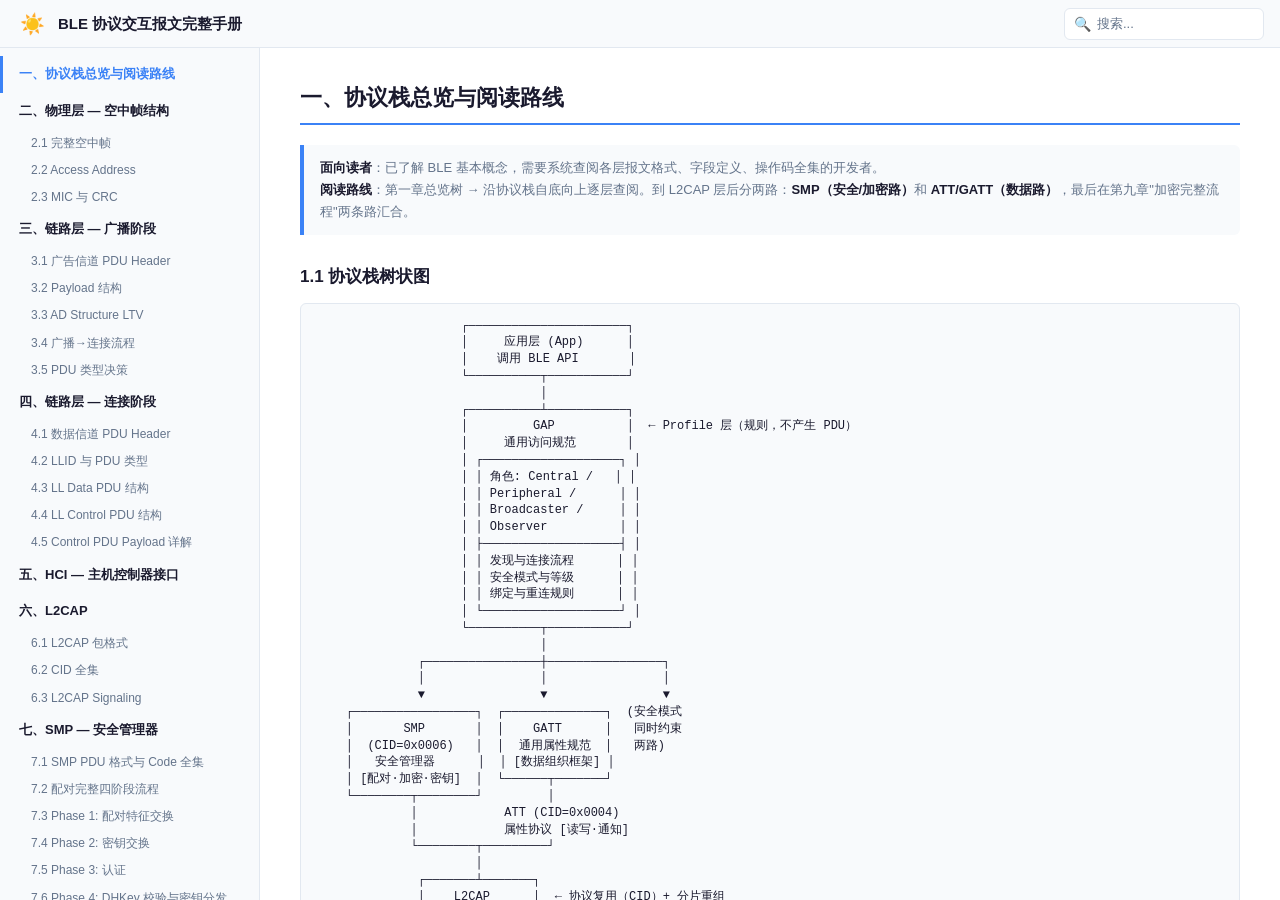
<file: CCNotes/BLE/ble-protocol-manual.html>
<!DOCTYPE html>
<html lang="zh-CN" data-theme="light">
<head>
<meta charset="UTF-8">
<meta name="viewport" content="width=device-width, initial-scale=1.0">
<title>BLE 协议交互报文完整手册</title>
<style>
/* ==================== CSS Reset ==================== */
*,*::before,*::after{box-sizing:border-box;margin:0;padding:0}
html,body{height:100%}
body{line-height:1.6;-webkit-font-smoothing:antialiased;-moz-osx-font-smoothing:grayscale}
img,picture,video,canvas,svg{display:block;max-width:100%}
input,button,textarea,select{font:inherit}
button{cursor:pointer;background:none;border:none;color:inherit}
a{color:inherit;text-decoration:none}
ul,ol{list-style:none}

/* ==================== CSS Custom Properties ==================== */
:root{
  --bg:#FFFFFF;
  --text:#1a1a2e;
  --text-secondary:#64748B;
  --surface:#F8FAFC;
  --surface-hover:#F1F5F9;
  --border:#E2E8F0;
  --blue:#3B82F6;
  --cyan:#06B6D4;
  --green:#10B981;
  --purple:#8B5CF6;
  --orange:#F97316;
  --gray:#9CA3AF;
  --red:#EF4444;
  --sidebar-width:260px;
  --topbar-height:48px;
  --font:-apple-system,BlinkMacSystemFont,"Segoe UI","PingFang SC","Hiragino Sans GB","Microsoft YaHei","Helvetica Neue",Helvetica,Arial,sans-serif;
  --font-mono:"SF Mono","Fira Code","Fira Mono","Roboto Mono","JetBrains Mono",Menlo,Monaco,Consolas,"Liberation Mono","Courier New",monospace;
}
[data-theme="dark"]{
  --bg:#0F172A;
  --text:#E2E8F0;
  --text-secondary:#94A3B8;
  --surface:#1E293B;
  --surface-hover:#334155;
  --border:#334155;
  --blue:#60A5FA;
  --cyan:#22D3EE;
  --green:#34D399;
  --purple:#A78BFA;
  --orange:#FB923C;
  --gray:#6B7280;
  --red:#F87171;
}

/* ==================== Base ==================== */
body{
  font-family:var(--font);
  color:var(--text);
  background:var(--bg);
  display:flex;
  flex-direction:column;
  min-height:100vh;
}

/* ==================== Topbar ==================== */
.topbar{
  position:fixed;
  top:0;left:0;right:0;
  height:var(--topbar-height);
  background:var(--surface);
  border-bottom:1px solid var(--border);
  display:flex;
  align-items:center;
  padding:0 16px;
  gap:10px;
  z-index:100;
  -webkit-backdrop-filter:blur(8px);
  backdrop-filter:blur(8px);
}
.topbar__hamburger{
  display:none;
  font-size:22px;
  width:32px;height:32px;
  align-items:center;
  justify-content:center;
  border-radius:6px;
  flex-shrink:0;
  transition:background .2s;
}
.topbar__hamburger:hover{background:var(--surface-hover);}
.topbar__theme-btn{
  font-size:20px;
  width:32px;height:32px;
  display:flex;
  align-items:center;
  justify-content:center;
  border-radius:6px;
  flex-shrink:0;
  transition:background .2s;
}
.topbar__theme-btn:hover{background:var(--surface-hover);}
.topbar__title{
  font-size:15px;
  font-weight:600;
  white-space:nowrap;
  color:var(--text);
  flex-shrink:0;
}
.topbar__spacer{flex:1;min-width:16px;}
.topbar__search{
  position:relative;
  display:flex;
  align-items:center;
  flex-shrink:0;
}
.topbar__search-icon{
  position:absolute;
  left:10px;
  font-size:14px;
  pointer-events:none;
  color:var(--text-secondary);
  line-height:1;
}
.topbar__search-input{
  width:200px;
  height:32px;
  padding:0 12px 0 32px;
  border:1px solid var(--border);
  border-radius:6px;
  background:var(--bg);
  color:var(--text);
  font-size:13px;
  outline:none;
  transition:border-color .2s,width .2s;
}
.topbar__search-input:focus{border-color:var(--blue);}
.topbar__search-input::placeholder{color:var(--text-secondary);}

/* ==================== Layout ==================== */
.layout{
  display:flex;
  flex:1;
  margin-top:var(--topbar-height);
  min-height:calc(100vh - var(--topbar-height));
}

/* ==================== Sidebar ==================== */
.sidebar{
  width:var(--sidebar-width);
  flex-shrink:0;
  background:var(--surface);
  border-right:1px solid var(--border);
  overflow-y:auto;
  padding:8px 0;
}
.sidebar::-webkit-scrollbar{width:6px;}
.sidebar::-webkit-scrollbar-track{background:transparent;}
.sidebar::-webkit-scrollbar-thumb{background:var(--border);border-radius:3px;}

/* ==================== Main Content ==================== */
.main{
  flex:1;
  overflow-y:auto;
  padding:32px 40px;
  background:var(--bg);
}
.main::-webkit-scrollbar{width:8px;}
.main::-webkit-scrollbar-track{background:transparent;}
.main::-webkit-scrollbar-thumb{background:var(--border);border-radius:4px;}

/* ==================== Responsive: ≤900px (Tablet / Mobile) ==================== */
@media(max-width:900px){
  .topbar__hamburger{display:flex;}
  .sidebar{
    position:fixed;
    top:var(--topbar-height);
    left:0;
    width:var(--sidebar-width);
    height:calc(100vh - var(--topbar-height));
    transform:translateX(-100%);
    transition:transform .28s cubic-bezier(.4,0,.2,1);
    z-index:90;
    border-right:1px solid var(--border);
  }
  .sidebar.open{
    transform:translateX(0);
  }
}

/* ==================== Responsive: ≤600px (Small Mobile) ==================== */
@media(max-width:600px){
  .topbar__search-input{width:140px;}
  .topbar__title{font-size:13px;}
  .main{padding:20px 16px;}
  .data-table{display:block;overflow-x:auto;white-space:nowrap;}
  .bit-layout__bar{height:40px!important;}
  .bit-layout__segment{font-size:9px!important;}
}

/* ==================== Content Typography ==================== */
.main-section{margin-bottom:40px;scroll-margin-top:calc(var(--topbar-height) + 16px);}
.section-title{font-size:22px;font-weight:700;color:var(--text);margin-bottom:20px;padding-bottom:8px;border-bottom:2px solid var(--blue);}
.section-subtitle{font-size:17px;font-weight:600;color:var(--text);margin-top:28px;margin-bottom:12px;}
.section-subsubtitle{font-size:15px;font-weight:600;color:var(--text);margin-top:20px;margin-bottom:10px;}
.section-text{font-size:14px;line-height:1.8;color:var(--text);margin-bottom:14px;}

/* ==================== Data Tables ==================== */
.data-table{width:100%;border-collapse:collapse;margin:16px 0 20px;font-size:13px;}
.data-table th,.data-table td{border:1px solid var(--border);padding:8px 12px;text-align:left;vertical-align:top;}
.data-table th{background:var(--surface);font-weight:600;color:var(--text);white-space:nowrap;}
.data-table td{color:var(--text-secondary);}
.data-table tr:nth-child(even) td{background:var(--surface);}
.data-table code{font-family:var(--font-mono);font-size:12px;background:var(--surface-hover);padding:1px 5px;border-radius:3px;color:var(--cyan);}

/* ==================== ASCII Diagrams ==================== */
.ascii-diagram{font-family:var(--font-mono);font-size:12px;line-height:1.4;background:var(--surface);border:1px solid var(--border);border-radius:6px;padding:14px 16px;overflow-x:auto;margin:12px 0 16px;color:var(--text);white-space:pre;tab-size:2;-moz-tab-size:2;}

/* ==================== Callout Blocks ==================== */
.callout{border-left:4px solid var(--blue);background:var(--surface);padding:12px 16px;margin:16px 0 20px;border-radius:0 6px 6px 0;font-size:13px;color:var(--text-secondary);line-height:1.7;}
.callout strong{color:var(--text);}

/* ==================== Inline Code ==================== */
code{font-family:var(--font-mono);font-size:12px;background:var(--surface-hover);padding:1px 5px;border-radius:3px;color:var(--cyan);}

/* ==================== Placeholder Component Markers ==================== */
[data-component]{margin:12px 0 16px;min-height:40px;}

/* ==================== Ref-Tables Component (Task 6) ==================== */
.ref-tables-container{font-size:13px;}
.ref-tab-bar{display:flex;gap:0;border-bottom:2px solid var(--border);margin-bottom:12px;flex-wrap:wrap;}
.ref-tab-btn{padding:7px 18px;border:1px solid var(--border);border-bottom:none;border-radius:6px 6px 0 0;background:var(--surface);color:var(--text-secondary);font-size:13px;cursor:pointer;font-family:var(--font);transition:background .15s,color .15s;margin-right:3px;position:relative;top:1px;}
.ref-tab-btn:hover{background:var(--surface-hover);color:var(--text);}
.ref-tab-btn.active{background:var(--bg);color:var(--blue);border-color:var(--blue);font-weight:600;}
.ref-tab-btn.active::after{content:'';position:absolute;bottom:-2px;left:0;right:0;height:2px;background:var(--bg);}
.ref-search{margin-bottom:12px;}
.ref-search-input{width:100%;max-width:360px;height:32px;padding:0 12px;border:1px solid var(--border);border-radius:6px;background:var(--bg);color:var(--text);font-size:13px;outline:none;transition:border-color .2s;}
.ref-search-input:focus{border-color:var(--blue);}
.ref-search-input::placeholder{color:var(--text-secondary);}
.ref-table{width:100%;border-collapse:collapse;margin:0;font-size:13px;}
.ref-table th,.ref-table td{border:1px solid var(--border);padding:7px 11px;text-align:left;vertical-align:top;}
.ref-table th{background:var(--surface);font-weight:600;color:var(--text);white-space:nowrap;}
.ref-table td{color:var(--text-secondary);}
.ref-table tr:nth-child(even) td{background:var(--surface);}
.ref-table code{font-family:var(--font-mono);font-size:12px;background:var(--surface-hover);padding:1px 5px;border-radius:3px;color:var(--cyan);}
.ref-table tr.ref-hidden{display:none;}
.ref-count{font-size:12px;color:var(--text-secondary);margin-top:6px;}

/* ==================== Timeline Component ==================== */
.timeline-btn{
  padding:5px 14px;border:1px solid var(--border);
  border-radius:5px;background:var(--bg);color:var(--text);
  font-size:12px;cursor:pointer;font-family:var(--font);
  transition:background .15s;
}
.timeline-btn:hover{background:var(--surface-hover);}

/* ==================== Protocol Stack (Task 7) ==================== */
.protocol-stack{display:flex;flex-direction:column;gap:8px;margin:12px 0 16px;max-width:320px;}
.stack-layer{display:flex;flex-direction:column;justify-content:center;align-items:center;padding:12px 16px;border-radius:8px;cursor:pointer;transition:transform .15s,box-shadow .15s;color:#fff;min-height:48px;}
.stack-layer:hover{transform:translateX(4px);box-shadow:0 2px 12px rgba(0,0,0,.15);}
.stack-layer__name{font-size:14px;font-weight:700;}
.stack-layer__tag{font-size:11px;opacity:.9;margin-top:2px;}

/* ==================== Flowchart — Pairing Phases (Task 7) ==================== */
.flowchart{display:flex;flex-direction:column;align-items:center;gap:0;margin:12px 0 16px;width:100%;max-width:540px;}
.flow-node{width:100%;border:1px solid var(--border);border-radius:8px;overflow:hidden;cursor:pointer;transition:box-shadow .15s,margin .15s;background:var(--bg);}
.flow-node:hover{box-shadow:0 2px 12px rgba(0,0,0,.08);}
.flow-node__header{padding:10px 16px;font-size:13px;font-weight:600;display:flex;align-items:center;gap:8px;color:var(--text);flex-wrap:wrap;}
.flow-node__header-icon{flex-shrink:0;width:24px;height:24px;border-radius:4px;display:flex;align-items:center;justify-content:center;font-size:12px;color:#fff;font-weight:700;}
.flow-node__detail{padding:10px 16px;font-size:12px;color:var(--text-secondary);line-height:1.7;border-top:1px solid var(--border);display:none;}
.flow-node.expanded .flow-node__detail{display:block;}
.flow-arrow{display:flex;flex-direction:column;align-items:center;padding:4px 0;color:var(--text-secondary);font-size:11px;}
.flow-arrow__line{width:2px;height:20px;background:var(--border);}
.flow-arrow__arrowhead{font-size:10px;margin-top:-2px;}

/* ==================== Flowchart — Auth Branch Columns (Task 7) ==================== */
.flow-branch{display:grid;grid-template-columns:repeat(4,1fr);gap:16px;margin:12px 0 16px;}
@media(max-width:700px){.flow-branch{grid-template-columns:repeat(2,1fr);}}
.flow-branch-col{border:1px solid var(--border);border-radius:8px;overflow:hidden;background:var(--surface);}
.flow-branch-col__header{padding:10px 12px;font-size:13px;font-weight:600;text-align:center;color:#fff;}
.flow-branch-col__body{padding:10px 12px;font-size:12px;color:var(--text-secondary);line-height:1.7;}

/* ==================== Encryption Range Bar (Task 7) ==================== */
.enc-range{margin:12px 0 16px;max-width:600px;}
.enc-range__bar{display:flex;height:48px;border-radius:6px;overflow:hidden;border:1px solid var(--border);margin-bottom:12px;}
.enc-range__seg{display:flex;flex-direction:column;align-items:center;justify-content:center;font-size:10px;color:#fff;font-weight:600;transition:opacity .15s;position:relative;min-width:0;}
.enc-range__seg:hover{opacity:.85;}
.enc-range__seg.plaintext{background:var(--green);}
.enc-range__seg.ciphertext{background:var(--red);}
.enc-range__seg-name{font-size:9px;white-space:nowrap;overflow:hidden;text-overflow:ellipsis;max-width:100%;padding:0 2px;text-align:center;line-height:1.3;}
.enc-range__seg-pct{font-size:8px;opacity:.8;}
.enc-range__seg-note{position:absolute;top:-14px;left:50%;transform:translateX(-50%);font-size:8px;white-space:nowrap;color:var(--orange);font-weight:700;}
.enc-range__legend{margin-top:16px;font-size:12px;color:var(--text-secondary);line-height:1.7;}
.enc-range__legend-item{display:flex;align-items:flex-start;gap:8px;margin-bottom:6px;}
.enc-range__legend-swatch{width:14px;height:14px;border-radius:3px;flex-shrink:0;border:1px solid var(--border);margin-top:3px;}

/* ==================== Search Highlight (Task 8) ==================== */
.search-highlight{background:rgba(251,191,36,0.15);outline:2px solid rgba(251,191,36,0.4);outline-offset:2px;border-radius:3px;}

/* ==================== Sidebar Scrim / Backdrop (Task 8) ==================== */
.sidebar-scrim{position:fixed;top:0;left:0;right:0;bottom:0;background:rgba(0,0,0,.35);z-index:85;opacity:0;pointer-events:none;transition:opacity .28s cubic-bezier(.4,0,.2,1);}
.sidebar-scrim.open{opacity:1;pointer-events:auto;}

/* ==================== Frame View — 完整空中帧可视化 ==================== */
.frame-view{margin:16px 0 20px;font-size:13px;}
.frame-view__title{font-weight:600;color:var(--text);margin-bottom:8px;font-size:14px;}
.frame-view__bar{display:flex;border-radius:6px;overflow:hidden;border:1px solid var(--border);height:44px;margin-bottom:10px;}
.frame-view__seg{display:flex;flex-direction:column;align-items:center;justify-content:center;font-size:9px;color:#fff;font-family:var(--font-mono);transition:opacity .2s,box-shadow .2s;overflow:hidden;text-overflow:ellipsis;white-space:nowrap;padding:0 2px;min-width:0;cursor:pointer;position:relative;}
.frame-view__seg:hover{opacity:.88;}
.frame-view__seg--highlighted{box-shadow:inset 0 0 0 3px rgba(255,255,255,.9), 0 0 12px rgba(255,255,255,.3);z-index:1;transform:scaleY(1.08);}
.frame-view__seg--dimmed{opacity:.38;}
.frame-view__seg-label{font-size:9px;white-space:nowrap;overflow:hidden;text-overflow:ellipsis;max-width:100%;padding:0 1px;font-weight:600;}
.frame-view__seg-size{font-size:7px;opacity:.75;margin-top:1px;}
.frame-view__legend{display:flex;gap:16px;flex-wrap:wrap;font-size:11px;color:var(--text-secondary);line-height:1.6;}
.frame-view__legend-item{display:flex;align-items:center;gap:5px;}
.frame-view__legend-swatch{width:10px;height:10px;border-radius:2px;flex-shrink:0;}

/* ==================== Field Detail — 可折叠字段详释 ==================== */
.field-detail{margin-top:6px;}
.field-detail__toggle{display:inline-flex;align-items:center;gap:4px;font-size:11px;color:var(--blue);cursor:pointer;user-select:none;padding:2px 6px;border-radius:4px;transition:background .15s;font-family:var(--font);}
.field-detail__toggle:hover{background:var(--surface-hover);}
.field-detail__toggle-icon{display:inline-block;font-size:9px;transition:transform .2s;width:12px;text-align:center;flex-shrink:0;}
.field-detail__toggle.expanded .field-detail__toggle-icon{transform:rotate(90deg);}
.field-detail__body{display:none;margin-top:6px;padding:10px 14px;background:var(--surface);border:1px solid var(--border);border-radius:5px;font-size:12px;color:var(--text-secondary);line-height:1.8;}
.field-detail__body pre{font-family:var(--font-mono);font-size:11px;background:var(--bg);border:1px solid var(--border);border-radius:4px;padding:8px 10px;margin:6px 0;overflow-x:auto;white-space:pre;color:var(--text);}
.field-detail__body code{font-family:var(--font-mono);font-size:11px;background:var(--surface-hover);padding:1px 4px;border-radius:2px;color:var(--cyan);}
.field-detail__body p{margin-bottom:6px;}
.field-detail__body table{width:100%;border-collapse:collapse;margin:6px 0;font-size:11px;}
.field-detail__body table th,.field-detail__body table td{border:1px solid var(--border);padding:4px 8px;text-align:left;vertical-align:top;font-size:11px;}
.field-detail__body table th{background:var(--surface);font-weight:600;color:var(--text);white-space:nowrap;}
.field-detail__body table tr:nth-child(even) td{background:var(--surface);}
</style>
</head>
<body>

<!-- ==================== Topbar ==================== -->
<header class="topbar">
  <button class="topbar__hamburger" id="hamburgerBtn" aria-label="打开侧边栏">☰</button>
  <button class="topbar__theme-btn" id="themeToggle" aria-label="切换主题">☀️</button>
  <span class="topbar__title">BLE 协议交互报文完整手册</span>
  <div class="topbar__spacer"></div>
  <div class="topbar__search">
    <span class="topbar__search-icon">🔍</span>
    <input class="topbar__search-input" id="searchInput" type="text" placeholder="搜索..." aria-label="搜索">
  </div>
</header>

<!-- ==================== Layout ==================== -->
<div class="layout">
  <!-- Sidebar Navigation -->
  <nav class="sidebar" id="sidebarContent"></nav>
  <div class="sidebar-scrim" id="sidebarScrim"></div>
  <!-- Main Content Area -->
  <main class="main" id="mainContent">

<section id="sec-overview" class="main-section">

  <h2 class="section-title">一、协议栈总览与阅读路线</h2>

  <blockquote class="callout"><strong>面向读者</strong>：已了解 BLE 基本概念，需要系统查阅各层报文格式、字段定义、操作码全集的开发者。<br>
  <strong>阅读路线</strong>：第一章总览树 → 沿协议栈自底向上逐层查阅。到 L2CAP 层后分两路：<strong>SMP（安全/加密路）</strong>和 <strong>ATT/GATT（数据路）</strong>，最后在第九章"加密完整流程"两条路汇合。</blockquote>

  <h3 class="section-subtitle" id="sec-overview-stack">1.1 协议栈树状图</h3>

  <pre class="ascii-diagram">                    ┌──────────────────────┐
                    │     应用层 (App)      │
                    │    调用 BLE API       │
                    └──────────┬───────────┘
                               │
                    ┌──────────┴───────────┐
                    │         GAP          │  ← Profile 层（规则，不产生 PDU）
                    │     通用访问规范       │
                    │ ┌───────────────────┐ │
                    │ │ 角色: Central /   │ │
                    │ │ Peripheral /      │ │
                    │ │ Broadcaster /     │ │
                    │ │ Observer          │ │
                    │ ├───────────────────┤ │
                    │ │ 发现与连接流程      │ │
                    │ │ 安全模式与等级      │ │
                    │ │ 绑定与重连规则      │ │
                    │ └───────────────────┘ │
                    └──────────┬───────────┘
                               │
              ┌────────────────┼────────────────┐
              │                │                │
              ▼                ▼                ▼
    ┌─────────────────┐  ┌──────────────┐  (安全模式
    │       SMP       │  │    GATT      │   同时约束
    │  (CID=0x0006)   │  │  通用属性规范  │   两路)
    │   安全管理器      │  │ [数据组织框架] │
    │ [配对·加密·密钥]  │  └──────┬───────┘
    └────────┬────────┘         │
             │            ATT (CID=0x0004)
             │            属性协议 [读写·通知]
             └────────┬─────────┘
                      │
              ┌───────┴───────┐
              │    L2CAP      │  ← 协议复用（CID）+ 分片重组
              └───────┬───────┘
                      │
              ┌───────┴───────┐
              │     HCI       │  ← Host↔Controller 内部接口
              │   (不过空中)   │
              └───────┬───────┘
                      │
              ┌───────┴───────┐
              │  链路层 (LL)   │
              │ ┌───────────┐ │
              │ │ 广告信道    │ │
              │ │ 37/38/39  │ │
              │ ├───────────┤ │
              │ │ 数据信道    │ │
              │ │ 0~36      │ │
              │ └───────────┘ │
              │ [广播/连接/跳频]│
              └───────┬───────┘
                      │
              ┌───────┴───────┐
              │  物理层 (PHY)  │
              │ 2.4GHz GFSK   │
              │ Preamble + AA │
              └───────────────┘</pre>

  <blockquote class="callout"><strong>GAP 是 Profile（规范），不是 Protocol（协议）——它不产生自己的 PDU。</strong>GAP 是整个 BLE Host 的"总规则层"：定义了四种设备角色、发现与连接流程、安全模式等级、绑定与重连规则。它 <strong>同时管着 SMP（安全路）和 GATT/ATT（数据路）</strong>——例如 GAP 的安全模式决定"什么样的 Attribute 需要什么等级的加密才能访问"，这一条规则就同时约束了 SMP（得先配对出密钥）和 ATT（读之前要检查加密状态）。手册中第 2~9 章的所有报文，都在 GAP 的规则下运作。GAP 是<strong>"剧本"</strong>（谁在什么时候做什么），下层协议是<strong>"演员"</strong>（具体怎么演，包长什么样）。</blockquote>

  <h3 class="section-subtitle" id="sec-overview-layers">1.2 各层一句话定位</h3>

  <table class="data-table">
    <thead>
      <tr><th>层</th><th>一句话</th><th>关键标识</th></tr>
    </thead>
    <tbody>
      <tr><td><strong>PHY</strong></td><td>无线电波怎么调制、帧头怎么同步</td><td>Preamble 0xAA, Access Address</td></tr>
      <tr><td><strong>Link Layer</strong></td><td>包怎么发、怎么确认、怎么跳频</td><td>PDU Header: PDU Type(广告) / LLID(数据)</td></tr>
      <tr><td><strong>HCI</strong></td><td>芯片内部 Host↔Controller 通信</td><td>不过空中，ATA 抓包看不到</td></tr>
      <tr><td><strong>L2CAP</strong></td><td>协议复用（给 SMP 还是 ATT？）、分片重组</td><td>CID 字段</td></tr>
      <tr><td><strong>SMP</strong></td><td>配对、密钥交换、身份认证</td><td>CID=0x0006, 7 种 PDU Code</td></tr>
      <tr><td><strong>GAP</strong></td><td>设备角色定义/发现流程/连接管理/安全模式（是"规则"不是"协议"，不产生 PDU）</td><td>Central/Peripheral/Broadcaster/Observer</td></tr>
      <tr><td><strong>GATT</strong></td><td>应用数据组织框架（Service→Characteristic→Descriptor 层级）</td><td>GATT Profile Hierarchy</td></tr>
      <tr><td><strong>ATT</strong></td><td>属性协议——数据读写通知的"传输语言"</td><td>CID=0x0004, 20+ 种 Opcode</td></tr>
    </tbody>
  </table>

  <h3 class="section-subtitle" id="sec-overview-flow">1.3 一条完整连接的报文序列全景</h3>

  <pre class="ascii-diagram">设备B (Peripheral)                           设备A (Central)
  │                                               │
  │ ═══════════ 广播阶段 (37/38/39 信道) ═══════════│
  │ ADV_IND [AdvA + AdvData(LTV)] ───────────────→│
  │←─────────────── SCAN_REQ ────────────────────│  (可选)
  │ SCAN_RSP ───────────────────────────────────→│  (可选)
  │←─────────────── CONNECT_IND ────────────────│
  │                                               │
  │ ═══════════ 连接阶段 (数据信道 0~36) ════════════│
  │←──→ LL Data PDU / LL Control PDU ──←──→      │
  │   (参数协商: VERSION_IND, FEATURE_REQ/RSP)    │
  │                                               │
  │ ═══════════ SMP 配对 (L2CAP CID=0x0006) ═══════ │
  │←──→ Pairing Req/Rsp → Public Key →            │
  │     DHKey Check → Key Distribution            │
  │                                               │
  │ ═══════════ 链路加密 ═══════════════════════════ │
  │ LL_ENC_REQ/RSP → LL_START_ENC_REQ/RSP         │
  │ ═════════ 此后全部 AES-CCM 加密 ═══════════════ │
  │                                               │
  │ ═══════════ ATT 数据交互 (L2CAP CID=0x0004) ════ │
  │←──→ discoverServices → read/write/notify      │
  │                                               │
  │ ═══════════ 断开 ═══════════════════════════════ │
  │ LL_TERMINATE_IND ────────────────────────────→│</pre>

  <blockquote class="callout"><strong>阅读建议</strong>：如果只想查某个字段/Opcode，直接跳到第十章综合速查表。</blockquote>

  <div data-component="protocol-stack"></div>

</section>

<section id="sec-phy" class="main-section">

  <h2 class="section-title">二、物理层 — 空中帧结构</h2>

  <h3 class="section-subtitle" id="sec-phy-frame">2.1 完整空中帧</h3>

  <p class="section-text">所有 BLE 包在空中的完整结构（从 PHY 层看）：</p>

  <pre class="ascii-diagram">┌──────────┬──────────────┬──────────────────────────────────┬───────┬─────┐
│ Preamble │Access Address│              PDU                 │  MIC  │ CRC │
│  1 字节   │   4 字节      │ ┌──────────┬──────────────────┐ │ 4 字节 │3 字节│
│  0xAA    │              │ │LL Header │    Payload        │ │       │     │
│          │              │ │  2 字节   │  0~251 字节       │ │       │     │
└──────────┴──────────────┴─┴──────────┴──────────────────┴─┴───────┴─────┘</pre>

  <div data-component="bit-layout" data-id="air-frame"></div>

  <h3 class="section-subtitle" id="sec-phy-aa">2.2 Access Address</h3>

  <table class="data-table">
    <thead>
      <tr><th>阶段</th><th>Access Address</th><th>说明</th></tr>
    </thead>
    <tbody>
      <tr><td><strong>广告包</strong></td><td><code>0x8E89BED6</code></td><td>蓝牙规范固定值，所有 BLE 设备共用</td></tr>
      <tr><td><strong>数据包</strong></td><td>32-bit 随机值</td><td>CONNECT_IND 的 AA 字段下发，每个连接唯一</td></tr>
    </tbody>
  </table>

  <p class="section-text"><strong>作用</strong>：</p>
  <p class="section-text">广告包：链路层硬件用 0x8E89BED6 识别"这是一个 BLE 广播包"</p>
  <p class="section-text">数据包：链路层硬件用 AA 过滤——匹配才收，不匹配直接丢弃（不消耗 CPU）</p>

  <h3 class="section-subtitle" id="sec-phy-mic-crc">2.3 MIC 与 CRC</h3>

  <table class="data-table">
    <thead>
      <tr><th></th><th>MIC (Message Integrity Check)</th><th>CRC (Cyclic Redundancy Check)</th></tr>
    </thead>
    <tbody>
      <tr><td><strong>位置</strong></td><td>紧接 Payload 之后</td><td>帧末尾 3 字节</td></tr>
      <tr><td><strong>大小</strong></td><td>4 字节</td><td>3 字节</td></tr>
      <tr><td><strong>目的</strong></td><td>防<strong>人为篡改</strong>（安全）</td><td>防<strong>物理误码</strong>（噪声干扰）</td></tr>
      <tr><td><strong>算法</strong></td><td>AES-CBC-MAC（用 Session Key）</td><td>多项式除法（公开算法）</td></tr>
      <tr><td><strong>明文/密文</strong></td><td>加密时随 Payload 一起加密</td><td>始终明文</td></tr>
      <tr><td><strong>何时出现</strong></td><td>仅加密后的 Data PDU 有</td><td>所有包都有</td></tr>
      <tr><td><strong>验证方</strong></td><td>只有持有 LTK 的配对双方</td><td>任何人都能算</td></tr>
    </tbody>
  </table>

  <blockquote class="callout">CRC 防天灾（无线噪声），MIC 防人祸（篡改攻击）。</blockquote>

</section>

<section id="sec-ll-adv" class="main-section">

  <h2 class="section-title">三、链路层 — 广播阶段（广告信道）</h2>

  <p class="section-text">链路层 PDU Header 有<strong>两套格式</strong>——广告信道和数据信道完全不同。本章讲广告信道。</p>

  <h3 class="section-subtitle" id="sec-adv-header">3.1 广告信道 PDU Header 格式（16 bit）</h3>

  <!-- 完整空中帧视图——PDU Header 段高亮 -->
  <div data-component="frame-view" data-id="adv-full-frame"></div>

  <p class="section-text">上图展示了广告信道<strong>完整空中帧</strong>各字段的位置关系。下面聚焦 <strong>PDU Header（蓝色高亮段）</strong>的 16 bit 位布局：</p>

  <pre class="ascii-diagram"> bit: [15:8]    [7]   [6]    [5]    [4]   [3:0]
     ┌────────┬──────┬──────┬──────┬─────┬──────────┐
     │ Length │RxAdd │TxAdd │ChSel │ RFU │ PDU Type │
     │ 8 bit  │ 1b   │ 1b   │ 1b   │ 1b  │  4 bit   │
     └────────┴──────┴──────┴──────┴─────┴──────────┘</pre>

  <div data-component="bit-layout" data-id="adv-pdu-header"></div>

  <table class="data-table">
    <thead>
      <tr><th>字段</th><th>位宽</th><th>位范围</th><th>说明</th></tr>
    </thead>
    <tbody>
      <tr><td><strong>PDU Type</strong></td><td>4 bit</td><td>[3:0]</td><td>广播 PDU 类型标识：<code>0000</code>=ADV_IND, <code>0001</code>=ADV_DIRECT_IND, <code>0010</code>=ADV_NONCONN_IND, <code>0011</code>=SCAN_REQ, <code>0100</code>=SCAN_RSP, <code>0101</code>=CONNECT_IND, <code>0110</code>=ADV_SCAN_IND
        <div class="field-detail">
          <span class="field-detail__toggle" onclick="var p=this.parentElement;var b=p.querySelector('.field-detail__body');var t=this;if(b.style.display==='block'){b.style.display='none';t.classList.remove('expanded');}else{b.style.display='block';t.classList.add('expanded');}">
            <span class="field-detail__toggle-icon">▶</span> 六种 PDU Type 的区别与使用场景
          </span>
          <div class="field-detail__body">
            <table>
              <tr><th>PDU Type</th><th>值</th><th>可扫描</th><th>可连接</th><th>有 AdvData</th><th>典型场景</th></tr>
              <tr><td>ADV_IND</td><td>0000</td><td>✅</td><td>✅</td><td>✅ (31B)</td><td>通用广播等连接（最常用）</td></tr>
              <tr><td>ADV_DIRECT_IND</td><td>0001</td><td>❌</td><td>✅ (仅目标)</td><td>❌</td><td>快速重连已配对设备（Payload 仅 AdvA+InitA=12B）</td></tr>
              <tr><td>ADV_NONCONN_IND</td><td>0010</td><td>❌</td><td>❌</td><td>✅</td><td>纯信标广播（iBeacon/Eddystone）</td></tr>
              <tr><td>SCAN_REQ</td><td>0011</td><td>—</td><td>—</td><td>—</td><td>扫描方向广播方请求更多数据</td></tr>
              <tr><td>SCAN_RSP</td><td>0100</td><td>—</td><td>—</td><td>✅ (31B)</td><td>广播方对 SCAN_REQ 的响应</td></tr>
              <tr><td>CONNECT_IND</td><td>0101</td><td>—</td><td>—</td><td>—</td><td>发起连接（Payload=34B，携带全部连接参数）</td></tr>
              <tr><td>ADV_SCAN_IND</td><td>0110</td><td>✅</td><td>❌</td><td>✅</td><td>仅广播+额外信息，不允许连接</td></tr>
            </table>
            <p><strong>ADV_DIRECT_IND 的 InitA 来源：</strong>InitA（6 字节目标地址）来自绑定表——首次配对后把对方 Identity Address 存入 Flash。下次重连时从绑定表读取填入 InitA，只允许这一个设备连接。现代手机默认每 15 分钟换一次 RPA（随机地址），定向广播仍有效——手机收到后用 IRK 可认出自己的身份地址。</p>
            <p><strong>ADV_IND vs ADV_SCAN_IND：</strong>ADV_IND 本身就支持被扫描（可回 SCAN_RSP），不需要切 ADV_SCAN_IND。ADV_SCAN_IND 唯一的存在理由是"想给额外广播数据但绝不允许连接"。</p>
          </div>
        </div>
      </td></tr>
      <tr><td>RFU</td><td>1 bit</td><td>[4]</td><td>Reserved (保留位，必须为 0)</td></tr>
      <tr><td>ChSel</td><td>1 bit</td><td>[5]</td><td>信道选择算法: 0=Algorithm #1（自适应跳频）, 1=Algorithm #2（伪随机）
        <div class="field-detail">
          <span class="field-detail__toggle" onclick="var p=this.parentElement;var b=p.querySelector('.field-detail__body');var t=this;if(b.style.display==='block'){b.style.display='none';t.classList.remove('expanded');}else{b.style.display='block';t.classList.add('expanded');}">
            <span class="field-detail__toggle-icon">▶</span> Algorithm #1 vs #2 的区别
          </span>
          <div class="field-detail__body">
            <p><strong>Algorithm #1（默认）：</strong>基于信道图 (Channel Map) 和跳频增量 (Hop Increment) 在可用信道之间循环跳转。如果某个信道被标记为"不可用"(ChM bit=0)，则跳过该信道，用"重映射"机制把不可用信道映射到可用信道池中。</p>
            <p><strong>Algorithm #2：</strong>在 Algorithm #1 的基础上增加伪随机性——使用一个 PRNG（伪随机数生成器）选择下一个信道，使跳频序列更难预测。BLE 5.0 引入，用于改善抗干扰能力和安全性。</p>
            <p>ChSel 位在广播阶段告知扫描方"我支持 Algorithm #2"——如果 Central 也支持，连接后可用 Algorithm #2 跳频。</p>
          </div>
        </div>
      </td></tr>
      <tr><td>TxAdd</td><td>1 bit</td><td>[6]</td><td>发送方地址类型: 0=Public MAC, 1=Random MAC
        <div class="field-detail">
          <span class="field-detail__toggle" onclick="var p=this.parentElement;var b=p.querySelector('.field-detail__body');var t=this;if(b.style.display==='block'){b.style.display='none';t.classList.remove('expanded');}else{b.style.display='block';t.classList.add('expanded');}">
            <span class="field-detail__toggle-icon">▶</span> Public vs Random MAC 地址
          </span>
          <div class="field-detail__body">
            <p><strong>Public MAC：</strong>IEEE 注册的全球唯一地址（前 3 字节 OUI 由 IEEE 分配给厂商，后 3 字节厂商自编）。类似 Wi-Fi MAC，永久不变。需要向 IEEE 购买，成本 ~$3000/OUI。</p>
            <p><strong>Random MAC 分两种：</strong></p>
            <table>
              <tr><th>类型</th><th>TxAdd 标识</th><th>特点</th></tr>
              <tr><td>Static Random</td><td>1（最高两 bit=11）</td><td>设备每次上电随机生成，本次上电期间不变。不需要买 IEEE OUI，免费。</td></tr>
              <tr><td>Private Random (RPA)</td><td>1（最高两 bit=00）</td><td>每 15 分钟更换一次，用 IRK + 随机数 hash 生成。只有拥有 IRK 的设备能解析出真实身份——这是 BLE 隐私保护的核心机制。</td></tr>
            </table>
            <p>现代手机默认使用 RPA 地址以防止追踪。TxAdd 告诉对方"我发的这个 6 字节地址怎么解读"。</p>
          </div>
        </div>
      </td></tr>
      <tr><td>RxAdd</td><td>1 bit</td><td>[7]</td><td>目标方地址类型: 0=Public MAC, 1=Random MAC（仅 ADV_DIRECT_IND 和 CONNECT_IND 使用此位，其他 PDU Type 置 0）</td></tr>
      <tr><td><strong>Length</strong></td><td>8 bit</td><td>[15:8]</td><td>Payload 字节数（6~37）
        <div class="field-detail">
          <span class="field-detail__toggle" onclick="var p=this.parentElement;var b=p.querySelector('.field-detail__body');var t=this;if(b.style.display==='block'){b.style.display='none';t.classList.remove('expanded');}else{b.style.display='block';t.classList.add('expanded');}">
            <span class="field-detail__toggle-icon">▶</span> Length 字段的版本差异
          </span>
          <div class="field-detail__body">
            <p><strong>BLE 4.0~4.1：</strong>Length 为 <strong>6 bit</strong>（位范围 [5:0]），最大 63 字节。PDU Header 仅 2 字节，高位 2 bit 为 RFU。</p>
            <p><strong>BLE 4.2+：</strong>Length 扩展为 <strong>8 bit</strong>（位范围 [15:8]），最大 255 字节。本手册统一使用 8 bit 标准。</p>
            <p><strong>广播 Payload 实际限制：</strong>虽然 Length 可达 255，但广播 PDU 的 Payload 实际最大 37 字节（AdvA 6B + AdvData 31B）。CONNECT_IND 的 Payload 固定 34 字节。Minimum 6 字节（仅 AdvA，无 AdvData）。</p>
            <p><strong>数据信道：</strong>Length=0 表示空包（仅 LL Header + CRC，用于维持心跳/确认）。Data Length Extension 协商后最大可达 251 字节。</p>
          </div>
        </div>
      </td></tr>
    </tbody>
  </table>

  <h3 class="section-subtitle" id="sec-adv-payload">3.2 广告 PDU Payload 结构（AdvA + AdvData）</h3>

  <p class="section-text">广播 PDU 的 Payload 格式因 PDU Type 而异：</p>

  <pre class="ascii-diagram">ADV_IND / ADV_NONCONN_IND / ADV_SCAN_IND:
  [AdvA(6B)] [AdvData(0~31B)]
   └─── Payload ─────────────┘

ADV_DIRECT_IND:
  [AdvA(6B)] [InitA(6B)]     ← 无 AdvData
   └── Payload=12B ──────────┘

SCAN_REQ:
  [ScanA(6B)] [AdvA(6B)]
   └── Payload=12B ───┘

SCAN_RSP:
  [AdvA(6B)] [ScanRspData(0~31B)]
   └─── Payload ─────────────────┘

CONNECT_IND:
  [InitA(6B)] [AdvA(6B)] [LLData(22B)]
   └── Payload=34B ───────────────────┘</pre>

  <h3 class="section-subtitle" id="sec-ltv">3.3 AdvData / ScanRspData — AD Structure LTV 格式</h3>

  <p class="section-text">广播数据用 <strong>LTV（Length-Type-Value）</strong> 自描述格式编码，多个 AD Structure 依次拼接。</p>

  <h4 class="section-subsubtitle">3.3.1 单个 AD Structure 格式</h4>

  <pre class="ascii-diagram">┌──────────┬──────────┬─────────────────────┐
│  Length  │ AD Type  │      AD Data        │
│  1 字节   │  1 字节   │  (Length-1 字节)    │
└──────────┴──────────┴─────────────────────┘</pre>

  <div data-component="bit-layout" data-id="ltv-structure"></div>

  <table class="data-table">
    <thead>
      <tr><th>字段</th><th>大小</th><th>含义</th></tr>
    </thead>
    <tbody>
      <tr><td><strong>L (Length)</strong></td><td>1 字节</td><td>Type + Data 的总长度（不含自身）。值为 0 表示 AD 列表结束</td></tr>
      <tr><td><strong>T (Type)</strong></td><td>1 字节</td><td>由蓝牙 SIG 统一分配的 AD Type 编号</td></tr>
      <tr><td><strong>V (Value)</strong></td><td>Length-1 字节</td><td>实际数据，格式取决于 AD Type</td></tr>
    </tbody>
  </table>

  <h4 class="section-subsubtitle">3.3.2 解析规则</h4>

  <pre class="ascii-diagram">逐字节解析：
  读 Length → 如果为 0，结束
            → 如果 &gt; 0，读取 Type (1B) + Data (Length-1 B)
            → 指针前进 Length 字节 → 继续读下一个 Length</pre>

  <h4 class="section-subsubtitle">3.3.3 实例</h4>

  <pre class="ascii-diagram">02 01 06        ← Length=2, Type=0x01(Flags), Data=0x06
03 03 0F 18     ← Length=3, Type=0x03(Complete 16-bit UUIDs), Data=0x0F 0x18
                   → UUID 列表: 0x180F (Battery Service)
09 09 46 4C 4F 57 4D 45 54 45 52
                ← Length=9, Type=0x09(Complete Local Name), Data="FLOWMETER"
00              ← Length=0, AD 列表结束</pre>

  <h4 class="section-subsubtitle">3.3.4 常用 AD Type 速查表</h4>

  <table class="data-table">
    <thead>
      <tr><th>AD Type</th><th>名称</th><th>Data 格式</th><th>说明</th></tr>
    </thead>
    <tbody>
      <tr><td><strong>0x01</strong></td><td>Flags</td><td>1 字节位掩码</td><td><strong>必须排第一个</strong>。bit0=LE Limited Discoverable, bit1=LE General Discoverable, bit2=BR/EDR Not Supported</td></tr>
      <tr><td>0x02</td><td>Incomplete 16-bit Service UUIDs</td><td>多个 16-bit UUID (小端)</td><td>放不下的服务 UUID，需 SCAN_RSP 补全</td></tr>
      <tr><td>0x03</td><td>Complete 16-bit Service UUIDs</td><td>多个 16-bit UUID (小端)</td><td>完整的 16-bit 服务 UUID 列表</td></tr>
      <tr><td>0x06</td><td>Incomplete 128-bit Service UUIDs</td><td>多个 128-bit UUID</td><td>同上，128-bit 版本</td></tr>
      <tr><td>0x07</td><td>Complete 128-bit Service UUIDs</td><td>多个 128-bit UUID</td><td>同上，128-bit 版本</td></tr>
      <tr><td>0x08</td><td>Shortened Local Name</td><td>UTF-8 字符串</td><td>设备简称</td></tr>
      <tr><td><strong>0x09</strong></td><td>Complete Local Name</td><td>UTF-8 字符串</td><td>设备全名（如 "FLOWMETER"）</td></tr>
      <tr><td><strong>0x0A</strong></td><td>TX Power Level</td><td>1 字节有符号整数</td><td>发射功率 dBm（用于距离估算）</td></tr>
      <tr><td>0x16</td><td>Service Data (16-bit UUID)</td><td>UUID(2B) + Data</td><td>服务关联数据</td></tr>
      <tr><td><strong>0xFF</strong></td><td>Manufacturer Specific Data</td><td>Company ID(2B 小端) + 自定义</td><td>厂商自定义数据（如 iBeacon）</td></tr>
    </tbody>
  </table>

  <blockquote class="callout"><strong>LTV 的优势</strong>：自描述格式——解析方不需要预先知道 31 字节里放了什么，逐字节解析即可。新增 AD Type 不影响兼容性。</blockquote>

  <h3 class="section-subtitle" id="sec-adv-conn">3.4 广播→连接流程与各 PDU 报文</h3>

  <pre class="ascii-diagram">设备B (Peripheral)                        设备A (Central)
  │                                           │
  │ ADV_IND ─────────────────────────────────→│  (a) 37/38/39 信道轮发
  │   PDU Type=0000, AdvA, AdvData(LTV)       │
  │                                           │
  │←──────────── SCAN_REQ ──────────────────  │  (b) 可选，主动扫描时发
  │             PDU Type=0011                 │
  │ SCAN_RSP ───────────────────────────────→│  (c) 可选，额外 31 字节
  │   PDU Type=0100, AdvA, ScanRspData        │
  │                                           │
  │←──────────── CONNECT_IND ─────────────── │  (d) 发起连接
  │             PDU Type=0101, Payload=34B    │
  │                                           │
══╪══════════ Connection ═══════════════════╪══</pre>

  <h4 class="section-subsubtitle">(a) ADV_IND 报文</h4>

  <p class="section-text"><strong>PDU Header</strong>：<a href="#sec-adv-header" style="color:var(--blue);">详见 3.1 节</a>。此处 PDU Type=<code>0000</code> (ADV_IND)，Length=6+AdvData 长度。</p>
  <p class="section-text"><strong>PDU Payload</strong>：</p>

  <table class="data-table">
    <thead>
      <tr><th>字段</th><th>大小</th><th>说明</th></tr>
    </thead>
    <tbody>
      <tr><td>AdvA</td><td>6 字节</td><td>广播方 MAC 地址</td></tr>
      <tr><td>AdvData</td><td>0~31 字节</td><td>AD Structure LTV 格式</td></tr>
    </tbody>
  </table>

  <h4 class="section-subsubtitle">(b) SCAN_REQ 报文</h4>

  <p class="section-text"><strong>PDU Header</strong>：<a href="#sec-adv-header" style="color:var(--blue);">详见 3.1 节</a>。此处 PDU Type=<code>0011</code> (SCAN_REQ)，Length=12。</p>
  <p class="section-text"><strong>PDU Payload (12 字节)</strong>：</p>

  <table class="data-table">
    <thead>
      <tr><th>字段</th><th>大小</th><th>说明</th></tr>
    </thead>
    <tbody>
      <tr><td>ScanA</td><td>6 字节</td><td>扫描方 MAC 地址</td></tr>
      <tr><td>AdvA</td><td>6 字节</td><td>目标广播方 MAC（确认是发给我的）</td></tr>
    </tbody>
  </table>

  <h4 class="section-subsubtitle">(c) SCAN_RSP 报文</h4>

  <p class="section-text"><strong>PDU Header</strong>：<a href="#sec-adv-header" style="color:var(--blue);">详见 3.1 节</a>。此处 PDU Type=<code>0100</code> (SCAN_RSP)，Length=6+ScanRspData 长度。</p>
  <p class="section-text"><strong>PDU Payload</strong>：</p>

  <table class="data-table">
    <thead>
      <tr><th>字段</th><th>大小</th><th>说明</th></tr>
    </thead>
    <tbody>
      <tr><td>AdvA</td><td>6 字节</td><td>广播方 MAC</td></tr>
      <tr><td>ScanRspData</td><td>0~31 字节</td><td>AD Structure LTV 格式（额外数据）</td></tr>
    </tbody>
  </table>

  <blockquote class="callout">AdvData(31B) + ScanRspData(31B) = 最多 <strong>62 字节</strong>广播数据。</blockquote>

  <h4 class="section-subsubtitle">(d) CONNECT_IND 报文 — 最重要的一个包</h4>

  <p class="section-text"><strong>PDU Header</strong>：<a href="#sec-adv-header" style="color:var(--blue);">详见 3.1 节</a>。此处 PDU Type=<code>0101</code> (CONNECT_IND)，Length=34。</p>
  <p class="section-text"><strong>PDU Payload (34 字节)</strong>：</p>

  <table class="data-table">
    <thead>
      <tr><th>字段</th><th>大小</th><th>说明</th></tr>
    </thead>
    <tbody>
      <tr><td>InitA</td><td>6 字节</td><td>发起方 MAC</td></tr>
      <tr><td>AdvA</td><td>6 字节</td><td>广播方 MAC</td></tr>
      <tr><td><strong>AA</strong></td><td><strong>4 字节</strong></td><td><strong>32 位随机 Access Address</strong> ← 后续所有数据包用这个值标识连接</td></tr>
      <tr><td>CRCInit</td><td>3 字节</td><td>CRC 计算初始值</td></tr>
      <tr><td>WinSize</td><td>1 字节</td><td>传输窗口 = 1.25ms × WinSize</td></tr>
      <tr><td>WinOffset</td><td>2 字节</td><td>第一次连接事件偏移 = 1.25ms × WinOffset</td></tr>
      <tr><td><strong>Interval</strong></td><td>2 字节</td><td>连接间隔 = 1.25ms × Interval（7.5ms ~ 4s）</td></tr>
      <tr><td>Latency</td><td>2 字节</td><td>从设备可跳过的连接事件次数（0~499）</td></tr>
      <tr><td><strong>Timeout</strong></td><td>2 字节</td><td>监督超时 = 10ms × Timeout（100ms ~ 32s）</td></tr>
      <tr><td>ChM</td><td>5 字节</td><td>37 位信道图：bit=1 表示可用</td></tr>
      <tr><td>Hop</td><td>1 字节</td><td>跳频增量（5~16，必须与 37 互质）</td></tr>
      <tr><td>SCA</td><td>1 字节</td><td>睡眠时钟精度（0~7，ppm）</td></tr>
    </tbody>
  </table>

  <div data-component="bit-layout" data-id="connect-ind-payload"></div>

  <p class="section-text"><strong>关键约束</strong>：</p>

  <pre class="ascii-diagram">(1 + Latency) × Interval × 2 ≤ Timeout</pre>

  <p class="section-text">违反此约束可能导致从设备跳过一次事件后被误判断连。</p>
  <p class="section-text"><strong>CONNECT_IND 之后</strong>：双方立即进入 Connection State。数据包用 Access Address = AA（替代 MAC 地址），按 ChM 指定的信道跳频通信。从设备不回复 ACK——真正的确认是第一次连接事件中从设备在 150μs 内回复。</p>

  <h3 class="section-subtitle" id="sec-adv-decision">3.5 广播 PDU 类型选择决策</h3>

  <pre class="ascii-diagram">需要被连接？
├── 是 → 限制谁能连？
│   ├── 是（已知 MAC） → ADV_DIRECT_IND (Payload=12B, 无 AdvData)
│   └── 否             → ADV_IND (最常用)
└── 否 → 需要更多广播数据？
    ├── 是 → ADV_SCAN_IND (+ SCAN_RSP = 62B)
    └── 否 → ADV_NONCONN_IND (纯信标)</pre>

  <table class="data-table">
    <thead>
      <tr><th>PDU Type</th><th>PDU Type 值</th><th>可扫描</th><th>可连接</th><th>有 AdvData</th><th>典型场景</th></tr>
    </thead>
    <tbody>
      <tr><td>ADV_IND</td><td>0000</td><td>✅</td><td>✅</td><td>✅</td><td>通用广播等连接</td></tr>
      <tr><td>ADV_DIRECT_IND</td><td>0001</td><td>❌</td><td>✅ (仅 InitA)</td><td>❌</td><td>快速重连已配对设备</td></tr>
      <tr><td>ADV_NONCONN_IND</td><td>0010</td><td>❌</td><td>❌</td><td>✅</td><td>iBeacon/Eddystone 信标</td></tr>
      <tr><td>ADV_SCAN_IND</td><td>0110</td><td>✅</td><td>❌</td><td>✅</td><td>仅广播+额外信息</td></tr>
    </tbody>
  </table>

</section>

<section id="sec-ll-conn" class="main-section">

  <h2 class="section-title">四、链路层 — 连接阶段（数据信道）</h2>

  <p class="section-text">连接建立后，所有通信在数据信道（0~36）上进行。PDU Header 从"广告信道格式"切换为"数据信道格式"。</p>

  <h3 class="section-subtitle" id="sec-data-header">4.1 数据信道 PDU Header 格式（16 bit）</h3>

  <!-- 完整空中帧视图——PDU Header 段高亮 -->
  <div data-component="frame-view" data-id="data-full-frame"></div>

  <p class="section-text">上图展示了数据信道<strong>完整空中帧</strong>各字段的位置关系（含 MIC，因为数据信道包可加密）。下面聚焦 <strong>PDU Header（蓝色高亮段）</strong>的 16 bit 位布局：</p>

  <pre class="ascii-diagram"> bit: [15:8]    [7:6]  [5]   [4]   [3]   [2]   [1:0]
     ┌────────┬──────┬─────┬─────┬─────┬─────┬────────┐
     │ Length │ RFU  │ CP  │ MD  │ SN  │NESN │  LLID  │
     │ 8 bit  │ 2b   │ 1b  │ 1b  │ 1b  │ 1b  │ 2 bit  │
     └────────┴──────┴─────┴─────┴─────┴─────┴────────┘</pre>

  <div data-component="bit-layout" data-id="data-pdu-header"></div>

  <table class="data-table">
    <thead>
      <tr><th>字段</th><th>位宽</th><th>位范围</th><th>说明</th></tr>
    </thead>
    <tbody>
      <tr><td><strong>LLID</strong></td><td>2 bit</td><td>[1:0]</td><td>链路层 ID，决定 PDU 类型：<code>10</code>=LL Data PDU（起始片段/完整 L2CAP 包）, <code>01</code>=LL Data PDU（续传片段或空包）, <code>11</code>=LL Control PDU（链路层管理命令）
        <div class="field-detail">
          <span class="field-detail__toggle" onclick="var p=this.parentElement;var b=p.querySelector('.field-detail__body');var t=this;if(b.style.display==='block'){b.style.display='none';t.classList.remove('expanded');}else{b.style.display='block';t.classList.add('expanded');}">
            <span class="field-detail__toggle-icon">▶</span> LLID 三种模式详解 & LL Control vs LL Data 的关系
          </span>
          <div class="field-detail__body">
            <table>
              <tr><th>LLID</th><th>PDU 类型</th><th>含义</th><th>谁处理</th></tr>
              <tr><td><code>10</code></td><td><strong>LL Data PDU</strong></td><td>承载 L2CAP 包（上层数据），片段起始或完整包</td><td>L2CAP → ATT/SMP</td></tr>
              <tr><td><code>01</code></td><td><strong>LL Data PDU</strong></td><td>空包（维持心跳/确认）或分片续传片段</td><td>链路层确认 + 重组</td></tr>
              <tr><td><code>11</code></td><td><strong>LL Control PDU</strong></td><td>链路层自身管理命令，Payload 以 Opcode 开头</td><td>Controller 内部消化</td></tr>
            </table>
            <p><strong>关键认知：LL Control PDU 和 LL Data PDU 是平级关系，不是嵌套关系。</strong></p>
            <p>链路层收到一个包 → 看 LLID：</p>
            <pre>LLID=10/01 → Payload 是 L2CAP 包 → 拆掉 LL Header → 交给 L2CAP 层
LLID=11   → Payload 以 Opcode 开头 → Controller 自己处理 → 不出链路层</pre>
            <p>LL Control PDU 不过 L2CAP 层，因此<strong>没有 CID</strong>。这是一种两全设计：链路层自身的管理命令（改参数、加密、断连）不走 L2CAP 的复杂封装，直接在链路层快速处理。</p>
          </div>
        </div>
      </td></tr>
      <tr><td><strong>NESN</strong></td><td>1 bit</td><td>[2]</td><td>Next Expected SN——确认对方上一包已收，期望对方下一个包的 SN 值
        <div class="field-detail">
          <span class="field-detail__toggle" onclick="var p=this.parentElement;var b=p.querySelector('.field-detail__body');var t=this;if(b.style.display==='block'){b.style.display='none';t.classList.remove('expanded');}else{b.style.display='block';t.classList.add('expanded');}">
            <span class="field-detail__toggle-icon">▶</span> SN/NESN 停等协议：1 bit 为什么够用？
          </span>
          <div class="field-detail__body">
            <p><strong>BLE 链路层是停等协议（Stop-and-Wait），不是 TCP 那种滑动窗口。</strong>一次只发一包，收到回复才发下一包。最多只有一个包在飞，所以只需 1 bit 区分"这个包"和"下一个包"。</p>
            <p><strong>SN（Sequence Number）：</strong></p>
            <pre>正常:
  事件1: SN=0 [新数据] → Slave 回复 NESN=1 [收到了]
  事件2: SN=1 [新数据，翻了一下] → Slave 回复 NESN=0 [收到了]
  事件3: SN=0 [又翻了，新数据]

丢包:
  事件1: SN=0 [新数据] → Slave 回复 NESN=1
         ↑ 这个 ACK 在空中丢了
  Master 超时（150μs 内没回）→ 重传
  事件1':SN=0 [SN 没变！]
  Slave 收到: SN=0 → 和上次一样 → 这是重传，不处理数据，只重发 ACK</pre>
            <p><strong>NESN 隐含 ACK：</strong></p>
            <table>
              <tr><th></th><th>TCP</th><th>BLE 链路层</th></tr>
              <tr><td>协议类型</td><td>滑动窗口</td><td>停等 (Stop-and-Wait)</td></tr>
              <tr><td>同时在路上的包</td><td>多个</td><td>最多 1 个</td></tr>
              <tr><td>SN 大小</td><td>32 bit</td><td>1 bit</td></tr>
              <tr><td>ACK 方式</td><td>独立 ACK 包</td><td>NESN 翻转隐含 ACK</td></tr>
              <tr><td>乱序</td><td>可能</td><td>不存在</td></tr>
            </table>
            <p>NESN 翻转（0→1 或 1→0）= "下一个用这个 SN" = 上一个收到了。<br>NESN 不变 = "还是那个 SN" = 上一个没收到（隐性 NAK）。确认和期望打包在同一个 1 bit 字段里，是停等协议最优雅的设计。</p>
          </div>
        </div>
      </td></tr>
      <tr><td><strong>SN</strong></td><td>1 bit</td><td>[3]</td><td>Sequence Number——本包序列号（0/1 翻转=新包, 相同=重传包）<br><span style="font-size:11px;color:var(--text-secondary);">详见上方 NESN 折叠块中的 SN/NESN 联合说明</span></td></tr>
      <tr><td><strong>MD</strong></td><td>1 bit</td><td>[4]</td><td>More Data——1=本连接事件内还有更多数据要发（对方应继续监听，不要立即休眠）
        <div class="field-detail">
          <span class="field-detail__toggle" onclick="var p=this.parentElement;var b=p.querySelector('.field-detail__body');var t=this;if(b.style.display==='block'){b.style.display='none';t.classList.remove('expanded');}else{b.style.display='block';t.classList.add('expanded');}">
            <span class="field-detail__toggle-icon">▶</span> MD 的工作原理
          </span>
          <div class="field-detail__body">
            <p>连接事件中，Master 发完一包后如果 MD=1，Slave 就知道"别急着关接收窗口，后面还有"。这允许在一次连接事件内连续发送多个包，提高吞吐量。</p>
            <p>MD=0 表示本包是本次连接事件的最后一包——对方收到后可以安全关闭接收窗口进入休眠，等下一个 Interval 再醒来。</p>
            <p><strong>典型用法：</strong>长数据分片发送时，前 N-1 片都设 MD=1，最后一片设 MD=0。</p>
          </div>
        </div>
      </td></tr>
      <tr><td><strong>CP</strong></td><td>1 bit</td><td>[5]</td><td>Coded PHY 指示（BLE 5.0 引入）: 0=1M 或 2M PHY, 1=Coded PHY (S=2 或 S=8)
        <div class="field-detail">
          <span class="field-detail__toggle" onclick="var p=this.parentElement;var b=p.querySelector('.field-detail__body');var t=this;if(b.style.display==='block'){b.style.display='none';t.classList.remove('expanded');}else{b.style.display='block';t.classList.add('expanded');}">
            <span class="field-detail__toggle-icon">▶</span> Coded PHY 是什么？
          </span>
          <div class="field-detail__body">
            <p>BLE 5.0 引入 Coded PHY 实现<strong>远程通信</strong>（最远可达数百米）：</p>
            <table>
              <tr><th>PHY</th><th>速率</th><th>距离</th><th>编码方式</th></tr>
              <tr><td>1M (LE 1M)</td><td>1 Mbps</td><td>~100m</td><td>无编码，每 bit 1 个符号</td></tr>
              <tr><td>2M (LE 2M)</td><td>2 Mbps</td><td>~50m</td><td>无编码，每 bit 0.5 个符号</td></tr>
              <tr><td>Coded S=2</td><td>500 Kbps</td><td>~200m</td><td>每 bit 编码为 2 个符号（FEC）</td></tr>
              <tr><td>Coded S=8</td><td>125 Kbps</td><td>~400m+</td><td>每 bit 编码为 8 个符号（FEC 最强纠错）</td></tr>
            </table>
            <p>CP=1 时 CI（Coding Indicator）字段进一步区分 S=2 还是 S=8。Coded PHY 以降低速率为代价换取前向纠错（FEC）增益，使信噪比很差时仍能通信。</p>
          </div>
        </div>
      </td></tr>
      <tr><td>RFU</td><td>2 bit</td><td>[7:6]</td><td>Reserved（保留位）</td></tr>
      <tr><td><strong>Length</strong></td><td>8 bit</td><td>[15:8]</td><td>Payload 字节数（0=空包, 最大 27/251 取决于 Data Length Extension 协商）
        <div class="field-detail">
          <span class="field-detail__toggle" onclick="var p=this.parentElement;var b=p.querySelector('.field-detail__body');var t=this;if(b.style.display==='block'){b.style.display='none';t.classList.remove('expanded');}else{b.style.display='block';t.classList.add('expanded');}">
            <span class="field-detail__toggle-icon">▶</span> Payload 长度限制详解
          </span>
          <div class="field-detail__body">
            <table>
              <tr><th>BLE 版本</th><th>LL Payload 最大</th><th>说明</th></tr>
              <tr><td>4.0 / 4.1</td><td>27 字节</td><td>固定上限，不支持扩展</td></tr>
              <tr><td>4.2+</td><td>251 字节</td><td>需通过 LL_LENGTH_REQ/RSP 协商 Data Length Extension</td></tr>
            </table>
            <p><strong>多层限制链：</strong></p>
            <pre>应用层 writeCharacteristic(data)
  → ATT MTU 限制 (协商决定，Android 默认 517, iOS 默认 527)
    → L2CAP Length 2 字节 (纸面上限 65535，实际不是瓶颈)
      → <strong>LL Payload Length (27 或 251)</strong> ← 真正的瓶颈
        → 链路层自动分片 (LLID=10 第一片, LLID=01 续传)</pre>
            <p>Length=0 的含义：空包——仅 LL Header + CRC，无 Payload 无 MIC。用于维持连接心跳、确认对方包（通过 NESN）、从设备无数据时"签到"。</p>
          </div>
        </div>
      </td></tr>
    </tbody>
  </table>

  <h3 class="section-subtitle" id="sec-llid">4.2 LLID 决定 PDU 类型</h3>

  <table class="data-table">
    <thead>
      <tr><th>LLID</th><th>PDU 类型</th><th>含义</th></tr>
    </thead>
    <tbody>
      <tr><td>10</td><td><strong>LL Data PDU</strong></td><td>承载上层数据（L2CAP→ATT 或 SMP），起始片段</td></tr>
      <tr><td>01</td><td><strong>LL Data PDU</strong></td><td>空包（维持心跳/确认）或分片续传片段</td></tr>
      <tr><td>11</td><td><strong>LL Control PDU</strong></td><td>链路层自身管理命令</td></tr>
    </tbody>
  </table>

  <h3 class="section-subtitle" id="sec-ll-data">4.3 LL Data PDU 结构</h3>

  <pre class="ascii-diagram">┌──────────┬────────────────────────────────────┬───────┬─────┐
│LL Header │              Payload                │  MIC  │ CRC │
│  2 字节   │ ┌──────────┬─────────────────────┐ │ 4 字节 │3 字节│
│LLID=10   │ │ L2CAP头  │   上层协议数据       │ │(加密时)│     │
│          │ │Len(2)+CID│                     │ │       │     │
└──────────┴─┴──────────┴─────────────────────┴─┴───────┴─────┘</pre>

  <p class="section-text"><strong>Payload = L2CAP 包</strong>（详见第六章）。LL Data PDU 本身不关心 Payload 里的内容——它只是"卡车"，把 L2CAP 包从 A 运到 B。</p>

  <p class="section-text"><strong>LL Data PDU — 空包（LLID=01, Length=0）</strong>：</p>

  <pre class="ascii-diagram">┌──────────┬─────┐
│LL Header │ CRC │  ← 无 Payload, 无 MIC
│  2 字节   │3 字节│
└──────────┴─────┘</pre>

  <p class="section-text">空包的作用：① 确认收到对方上一包（通过 NESN） ② 维持连接心跳 ③ 从设备没数据时"签到"。</p>

  <h3 class="section-subtitle" id="sec-ll-control">4.4 LL Control PDU 结构</h3>

  <pre class="ascii-diagram">┌──────────┬────────┬──────────────────┬─────┐
│LL Header │ Opcode │  Control Data    │ CRC │
│  2 字节   │  1 字节 │  (可变长度)       │3 字节│
│LLID=11   │  始终明文│                  │     │
└──────────┴────────┴──────────────────┴─────┘</pre>

  <p class="section-text"><strong>LL Control PDU Opcode 全集</strong>：</p>

  <table class="data-table">
    <thead>
      <tr><th>Opcode</th><th>PDU 名称</th><th>方向</th><th>说明</th></tr>
    </thead>
    <tbody>
      <tr><td>0x00</td><td>LL_CONNECTION_UPDATE_REQ</td><td>M→S</td><td>更新连接参数</td></tr>
      <tr><td>0x01</td><td>LL_CHANNEL_MAP_REQ</td><td>M→S</td><td>更新信道图</td></tr>
      <tr><td>0x02</td><td>LL_TERMINATE_IND</td><td>双向</td><td>断开连接</td></tr>
      <tr><td>0x03</td><td>LL_ENC_REQ</td><td>M→S</td><td>加密请求</td></tr>
      <tr><td>0x04</td><td>LL_ENC_RSP</td><td>S→M</td><td>加密响应</td></tr>
      <tr><td>0x05</td><td>LL_START_ENC_REQ</td><td>M→S</td><td>开始加密（明文！）</td></tr>
      <tr><td>0x06</td><td>LL_START_ENC_RSP</td><td>S→M</td><td>开始加密确认（明文！）</td></tr>
      <tr><td>0x07</td><td>LL_UNKNOWN_RSP</td><td>双向</td><td>收到未知 Control PDU</td></tr>
      <tr><td>0x08</td><td>LL_FEATURE_REQ</td><td>双向</td><td>特性交换请求</td></tr>
      <tr><td>0x09</td><td>LL_FEATURE_RSP</td><td>双向</td><td>特性交换响应</td></tr>
      <tr><td>0x0A</td><td>LL_PAUSE_ENC_REQ</td><td>双向</td><td>暂停加密 (5.1+)</td></tr>
      <tr><td>0x0B</td><td>LL_PAUSE_ENC_RSP</td><td>双向</td><td>暂停加密确认</td></tr>
      <tr><td>0x0C</td><td>LL_VERSION_IND</td><td>双向</td><td>版本通知（无 Req/Rsp，单向）</td></tr>
      <tr><td>0x0D</td><td>LL_REJECT_IND</td><td>双向</td><td>拒绝不支持的 Control PDU</td></tr>
      <tr><td>0x0E</td><td>LL_SLAVE_FEATURE_REQ</td><td>S→M</td><td>从设备主动特性请求 (4.2+)</td></tr>
      <tr><td>0x14</td><td>LL_PHY_REQ</td><td>双向</td><td>PHY 更新请求 (5.0)</td></tr>
      <tr><td>0x15</td><td>LL_PHY_RSP</td><td>双向</td><td>PHY 更新响应</td></tr>
      <tr><td>0x16</td><td>LL_LENGTH_REQ</td><td>双向</td><td>数据长度扩展请求 (4.2)</td></tr>
      <tr><td>0x17</td><td>LL_LENGTH_RSP</td><td>双向</td><td>数据长度扩展响应</td></tr>
      <tr><td>0x19</td><td>LL_PERIODIC_SYNC_IND</td><td>—</td><td>周期广播同步 (5.0)</td></tr>
    </tbody>
  </table>

  <h3 class="section-subtitle" id="sec-ll-control-payload">4.5 关键 Control PDU Payload 详解</h3>

  <h4 class="section-subsubtitle">LL_CONNECTION_UPDATE_REQ (Opcode=0x00, Length=11)</h4>

  <table class="data-table">
    <thead>
      <tr><th>字段</th><th>大小</th><th>说明</th></tr>
    </thead>
    <tbody>
      <tr><td>Opcode</td><td>1 字节</td><td>0x00</td></tr>
      <tr><td>WinSize</td><td>1 字节</td><td></td></tr>
      <tr><td>WinOffset</td><td>2 字节</td><td>= 1.25ms × WinOffset</td></tr>
      <tr><td>Interval</td><td>2 字节</td><td>新连接间隔</td></tr>
      <tr><td>Latency</td><td>2 字节</td><td>新从设备延迟</td></tr>
      <tr><td>Timeout</td><td>2 字节</td><td>新监督超时</td></tr>
      <tr><td>Instant</td><td>2 字节</td><td>生效时刻（连接事件计数器值）</td></tr>
    </tbody>
  </table>

  <p class="section-text"><strong>无 Response</strong>：接受则在 Instant 时刻自动切换；拒绝则回 LL_REJECT_IND。</p>

  <h4 class="section-subsubtitle">LL_CHANNEL_MAP_REQ (Opcode=0x01, Length=8)</h4>

  <table class="data-table">
    <thead>
      <tr><th>字段</th><th>大小</th><th>说明</th></tr>
    </thead>
    <tbody>
      <tr><td>Opcode</td><td>1 字节</td><td>0x01</td></tr>
      <tr><td>ChM</td><td>5 字节</td><td>37 位信道图（bit=1=可用）</td></tr>
      <tr><td>Instant</td><td>2 字节</td><td>生效时刻</td></tr>
    </tbody>
  </table>

  <h4 class="section-subsubtitle">LL_TERMINATE_IND (Opcode=0x02, Length=2)</h4>

  <table class="data-table">
    <thead>
      <tr><th>字段</th><th>大小</th><th>说明</th></tr>
    </thead>
    <tbody>
      <tr><td>Opcode</td><td>1 字节</td><td>0x02</td></tr>
      <tr><td>ErrorCode</td><td>1 字节</td><td>断开原因码</td></tr>
    </tbody>
  </table>

  <h4 class="section-subsubtitle">LL_VERSION_IND (Opcode=0x0C, Length=6)</h4>

  <table class="data-table">
    <thead>
      <tr><th>字段</th><th>大小</th><th>说明</th></tr>
    </thead>
    <tbody>
      <tr><td>Opcode</td><td>1 字节</td><td>0x0C</td></tr>
      <tr><td>VersNr</td><td>1 字节</td><td>蓝牙控制器版本号（如 9=4.2, 10=5.0）</td></tr>
      <tr><td>CompId</td><td>2 字节</td><td>公司 ID</td></tr>
      <tr><td>SubVersNr</td><td>2 字节</td><td>固件子版本号</td></tr>
    </tbody>
  </table>

  <h4 class="section-subsubtitle">LL_FEATURE_REQ/RSP (Opcode=0x08/0x09, Length=9)</h4>

  <table class="data-table">
    <thead>
      <tr><th>字段</th><th>大小</th><th>说明</th></tr>
    </thead>
    <tbody>
      <tr><td>Opcode</td><td>1 字节</td><td>0x08(Req) / 0x09(Rsp)</td></tr>
      <tr><td>FeatureSet</td><td>8 字节</td><td>64 位特性位掩码</td></tr>
    </tbody>
  </table>

  <p class="section-text"><strong>FeatureSet 关键位</strong>：</p>

  <table class="data-table">
    <thead>
      <tr><th>位</th><th>特性</th><th>说明</th></tr>
    </thead>
    <tbody>
      <tr><td>bit 0</td><td>LE Encryption</td><td>支持链路层加密</td></tr>
      <tr><td>bit 1</td><td>Connection Parameters Request</td><td>支持连接参数请求</td></tr>
      <tr><td>bit 3</td><td>Slave-initiated Features Exchange</td><td>从设备可主动发起特性交换</td></tr>
      <tr><td>bit 5</td><td>LE Data Packet Length Extension</td><td>支持 251 字节 Payload (4.2+)</td></tr>
      <tr><td>bit 8</td><td>LE 2M PHY</td><td>支持 2Mbps PHY (5.0)</td></tr>
      <tr><td>bit 9</td><td>LE Coded PHY</td><td>支持 Coded PHY (5.0 长距离)</td></tr>
      <tr><td>bit 10</td><td>LE Extended Advertising</td><td>支持扩展广播 (5.0)</td></tr>
    </tbody>
  </table>

  <h4 class="section-subsubtitle">LL_PHY_REQ/RSP (Opcode=0x14/0x15, Length=3)</h4>

  <table class="data-table">
    <thead>
      <tr><th>字段</th><th>大小</th><th>说明</th></tr>
    </thead>
    <tbody>
      <tr><td>Opcode</td><td>1 字节</td><td>0x14(Req) / 0x15(Rsp)</td></tr>
      <tr><td>TX_PHYS</td><td>1 字节</td><td>bit0=1M, bit1=2M, bit2=Coded(S8), bit3=Coded(S2)</td></tr>
      <tr><td>RX_PHYS</td><td>1 字节</td><td>同上</td></tr>
    </tbody>
  </table>

  <h4 class="section-subsubtitle">LL_LENGTH_REQ/RSP (Opcode=0x16/0x17, Length=9)</h4>

  <table class="data-table">
    <thead>
      <tr><th>字段</th><th>大小</th><th>说明</th></tr>
    </thead>
    <tbody>
      <tr><td>Opcode</td><td>1 字节</td><td>0x16(Req) / 0x17(Rsp)</td></tr>
      <tr><td>MaxRxOctets</td><td>2 字节</td><td>最大接收 Payload 字节数 (27~251)</td></tr>
      <tr><td>MaxRxTime</td><td>2 字节</td><td>最大接收时间（μs）</td></tr>
      <tr><td>MaxTxOctets</td><td>2 字节</td><td>最大发送 Payload 字节数</td></tr>
      <tr><td>MaxTxTime</td><td>2 字节</td><td>最大发送时间（μs）</td></tr>
    </tbody>
  </table>

  <h4 class="section-subsubtitle">LL_REJECT_IND (Opcode=0x0D, Length=3)</h4>

  <table class="data-table">
    <thead>
      <tr><th>字段</th><th>大小</th><th>说明</th></tr>
    </thead>
    <tbody>
      <tr><td>Opcode</td><td>1 字节</td><td>0x0D</td></tr>
      <tr><td>RejectOpcode</td><td>1 字节</td><td>被拒绝的 Control PDU Opcode</td></tr>
      <tr><td>ErrorCode</td><td>1 字节</td><td>拒绝原因</td></tr>
    </tbody>
  </table>

</section>

<section id="sec-hci" class="main-section">

  <h2 class="section-title">五、HCI — 主机控制器接口（简述）</h2>

  <p class="section-text">HCI 是 Host（主 CPU）和 Controller（蓝牙 IC）之间的<strong>内部通信协议</strong>，不过空中。</p>

  <pre class="ascii-diagram">┌──── Host（主 CPU）────┐          ┌── Controller（蓝牙 IC）──┐
│ App → GATT → ATT      │  HCI     │ 链路层 → PHY            │
│          ↓            │ ──────→  │   ↓                     │
│        L2CAP          │ UART/SPI │  拆 HCI 头 → 组装       │
│   [+HCI ACL 头]       │          │  LL Data PDU → 发出     │
└───────────────────────┘          └─────────────────────────┘</pre>

  <p class="section-text"><strong>HCI ACL 头的作用</strong>：Host 发给 Controller 时标注"这是发给哪条连接的（Connection Handle）"。Controller 收到后撕掉 HCI 头，只把 L2CAP 包装到 LL Data PDU 里。</p>

  <blockquote class="callout"><strong>空中抓包看不到 HCI 头</strong>——它在芯片之间的 UART/SPI 上跑，不进 2.4GHz。</blockquote>

</section>

<section id="sec-l2cap" class="main-section">

  <h2 class="section-title">六、L2CAP — 逻辑链路控制与适配协议</h2>

  <p class="section-text">L2CAP 解决两个问题：</p>
  <p class="section-text">1. <strong>协议复用</strong>：同一个 LL Data PDU 通道里，区分 ATT 还是 SMP？靠 CID</p>
  <p class="section-text">2. <strong>分片重组（SAR）</strong>：上层数据大于链路层 Payload 时切分，接收方重组</p>

  <h3 class="section-subtitle" id="sec-l2cap-fmt">6.1 L2CAP 包格式</h3>

  <!-- L2CAP 在 LL Data PDU 中的位置——L2CAP Header 段高亮 -->
  <div data-component="frame-view" data-id="l2cap-frame"></div>

  <p class="section-text">上图展示了 L2CAP 包在 LL Data PDU Payload 中的<strong>嵌套位置</strong>——L2CAP 不直接面对空中，它被封装在链路层 Payload 里。下面聚焦 <strong>L2CAP Header（蓝色高亮段）</strong>的 4 字节格式：</p>

  <pre class="ascii-diagram">┌──────────────────┬──────────────────┬─────────────────────────┐
│    Length        │       CID        │    Information Payload  │
│    2 字节         │     2 字节       │    (Length 字节)        │
└──────────────────┴──────────────────┴─────────────────────────┘</pre>

  <table class="data-table">
    <thead>
      <tr><th>字段</th><th>大小</th><th>说明</th></tr>
    </thead>
    <tbody>
      <tr><td><strong>Length</strong></td><td>2 字节</td><td>Information Payload 字节数（不含自身和 CID），纸面上限 65535
        <div class="field-detail">
          <span class="field-detail__toggle" onclick="var p=this.parentElement;var b=p.querySelector('.field-detail__body');var t=this;if(b.style.display==='block'){b.style.display='none';t.classList.remove('expanded');}else{b.style.display='block';t.classList.add('expanded');}">
            <span class="field-detail__toggle-icon">▶</span> Length 65535 真的能用满吗？
          </span>
          <div class="field-detail__body">
            <p>Length 是 2 字节无符号整数 → 纸面上限 <strong>65535 字节</strong>。但实际瓶颈不在 L2CAP：</p>
            <table>
              <tr><th>层</th><th>限制</th><th>典型值</th></tr>
              <tr><td>L2CAP Length</td><td>65535</td><td>纸面上限</td></tr>
              <tr><td>ATT MTU</td><td>协商决定</td><td>Android 517, iOS 527</td></tr>
              <tr><td>LL Payload</td><td>链路层协商</td><td>27（BLE 4.0）→ 251（BLE 4.2+ Data Length Extension）</td></tr>
            </table>
            <p><strong>实际一次 writeCharacteristic() 能发多少由 ATT MTU 决定，不是 L2CAP 的 65535。</strong></p>
            <p>类型 → CID 管，分片 → 链路层 LLID 管，加密 → 链路层 MIC 管。Length 只管一件事：后面跟了多少字节。</p>
          </div>
        </div>
      </td></tr>
      <tr><td><strong>CID</strong></td><td>2 字节</td><td>信道标识符——决定 Payload 交给哪个上层协议（详见 6.2）</td></tr>
      <tr><td><strong>Payload</strong></td><td>Length 字节</td><td>上层协议 PDU（ATT / SMP / L2CAP Signaling 等）</td></tr>
    </tbody>
  </table>

  <blockquote class="callout">L2CAP Header 只有 4 字节（Length + CID），是所有协议层中头部最小的。Length 是纯长度值，不含标志位。</blockquote>

  <h3 class="section-subtitle" id="sec-l2cap-cid">6.2 CID 全集</h3>

  <table class="data-table">
    <thead>
      <tr><th>CID</th><th>协议</th><th>说明</th></tr>
    </thead>
    <tbody>
      <tr><td><strong>0x0004</strong></td><td><strong>ATT</strong></td><td>属性协议——GATT 读写通知走这条路</td></tr>
      <tr><td>0x0005</td><td>L2CAP Signaling</td><td>L2CAP 层自身控制命令（参数更新等）</td></tr>
      <tr><td><strong>0x0006</strong></td><td><strong>SMP</strong></td><td>安全管理器——配对/加密/密钥分发</td></tr>
      <tr><td>0x0020~0x003F</td><td>LE Credit Based</td><td>面向连接的自定义信道 (4.2+)</td></tr>
    </tbody>
  </table>

  <blockquote class="callout">CID 对 App 层透明，Android BLE 协议栈自动处理。</blockquote>

  <h3 class="section-subtitle" id="sec-l2cap-sig">6.3 L2CAP Signaling（CID=0x0005）— 控制命令</h3>

  <p class="section-text">用于 L2CAP 层自身的参数协商。BLE 中最常用的是<strong>连接参数更新</strong>：</p>

  <table class="data-table">
    <thead>
      <tr><th>Code</th><th>命令</th><th>说明</th></tr>
    </thead>
    <tbody>
      <tr><td>0x01</td><td>Command Reject</td><td>拒绝不支持的 L2CAP 命令</td></tr>
      <tr><td>0x12</td><td>Connection Parameter Update Request</td><td><strong>从设备主动请求修改连接参数</strong></td></tr>
      <tr><td>0x13</td><td>Connection Parameter Update Response</td><td>Master 对更新请求的响应</td></tr>
    </tbody>
  </table>

  <p class="section-text"><strong>LL Control vs L2CAP Signaling 改连接参数的区别</strong>：</p>

  <table class="data-table">
    <thead>
      <tr><th></th><th>LL_CONNECTION_UPDATE_REQ (LL层)</th><th>L2CAP Connection Parameter Update (L2CAP层)</th></tr>
    </thead>
    <tbody>
      <tr><td><strong>谁发起</strong></td><td>仅 Master</td><td>Master 或 Slave</td></tr>
      <tr><td><strong>响应</strong></td><td>无 Response（接受=即时生效，拒绝=LL_REJECT_IND）</td><td>有 Request/Response 配对</td></tr>
      <tr><td><strong>如何承载</strong></td><td>LL Control PDU (LLID=11)</td><td>LL Data PDU (LLID=10) → L2CAP CID=0x0005</td></tr>
    </tbody>
  </table>

  <p class="section-text">两条路都能改连接参数，Slave 想改参数时必须走 L2CAP 路。</p>

</section>

<section id="sec-smp" class="main-section">

  <h2 class="section-title">七、SMP — 安全管理器（左分叉，CID=0x0006）</h2>

  <p class="section-text">SMP 负责配对、密钥交换、身份认证、密钥分发。所有 SMP PDU 承载在 LL Data PDU → L2CAP CID=0x0006 中。</p>

  <h3 class="section-subtitle" id="sec-smp-format">7.1 SMP PDU 通用格式与 Code 全集</h3>

  <p class="section-text"><strong>SMP 配对的触发链路</strong>：SMP 配对不是自动开始的，需要链路层先发出"请求加密"的信号。整个加密启动流程跨 SMP 和 LL 两层：</p>

  <pre class="ascii-diagram">连接建立（链路明文）
  │
  ├─ 触发方式一：从设备主动请求
  │   SMP Security Request (Code=0x0B, S→M)
  │   "我需要加密，请启动配对"
  │
  ├─ 触发方式二：Master 直接发起
  │   SMP Pairing Request (Code=0x01, M→S)
  │   "开始配对，这是我的能力参数"
  │
  ├─ 触发方式三：GATT 按需触发
  │   App 访问需加密的 Characteristic
  │   → ATT Error: "Insufficient Encryption"
  │   → 协议栈自动触发 SMP 配对
  │
  ═══ SMP 四阶段配对（本章 7.2~7.6）═══
  │   Phase 1~4: 交换公钥 → 认证 → 派生 LTK → 分发密钥
  │
  ═══ 链路层加密握手（详见第九章）═══
  │   ① LL_ENC_REQ (Opcode=0x03, M→S): Rand+EDIV+SKDm+IVm
  │   ② LL_ENC_RSP (Opcode=0x04, S→M): SKDs+IVs
  │   ③ LL_START_ENC_REQ (Opcode=0x05, M→S): ⚠ 明文发出！
  │   ④ LL_START_ENC_RSP (Opcode=0x06, S→M): ⚠ 明文发出！
  │
  ═══ 之后全部 AES-CCM 加密通信 ═══</pre>

  <p class="section-text"><strong>关键认知</strong>：SMP（软件层，Host 处理）负责<strong>协商密钥</strong>——"我们用什么钥匙"。LL 加密命令（硬件层，Controller 处理）负责<strong>启用加密</strong>——"现在开始用这把钥匙"。两者分工明确：SMP 产出 LTK → LL_ENC_REQ 把 LTK 的索引（EDIV+Rand）传给对方 → LL_START_ENC_REQ 是切换时刻的"发令枪"。LL_START_ENC_REQ/RSP 必须明文——对方必须先读到"即将切换到加密"才能同步切换解密引擎。</p>

  <p class="section-text">以下为 SMP 层自身的 PDU 格式：</p>

  <pre class="ascii-diagram">┌──────┬──────────────────────────┐
│ Code │        Data              │
│ 1 字节│    (可变，取决于 Code)    │
└──────┴──────────────────────────┘</pre>

  <table class="data-table">
    <thead>
      <tr><th>Code</th><th>PDU 名称</th><th>方向</th><th>说明</th></tr>
    </thead>
    <tbody>
      <tr><td>0x01</td><td>Pairing Request</td><td>双向</td><td>配对特征交换（IO Cap/AuthReq）</td></tr>
      <tr><td>0x02</td><td>Pairing Response</td><td>双向</td><td>配对特征响应</td></tr>
      <tr><td>0x03</td><td>Pairing Confirm</td><td>双向</td><td>Legacy 配对确认值</td></tr>
      <tr><td>0x04</td><td>Pairing Random</td><td>双向</td><td>Legacy 配对随机数</td></tr>
      <tr><td>0x05</td><td>Pairing Failed</td><td>双向</td><td>配对失败通知</td></tr>
      <tr><td>0x06</td><td>Encryption Information</td><td>双向</td><td>分发 LTK</td></tr>
      <tr><td>0x07</td><td>Master Identification</td><td>双向</td><td>分发 EDIV + Rand</td></tr>
      <tr><td>0x08</td><td>Identity Information</td><td>双向</td><td>分发 IRK</td></tr>
      <tr><td>0x09</td><td>Identity Address Information</td><td>双向</td><td>分发身份地址</td></tr>
      <tr><td>0x0A</td><td>Signing Information</td><td>双向</td><td>分发 CSRK</td></tr>
      <tr><td>0x0B</td><td>Security Request</td><td>S→M</td><td>从设备请求 Master 启动加密</td></tr>
      <tr><td>0x0C</td><td><strong>Pairing Public Key</strong></td><td>双向</td><td><strong>SC: ECDH P-256 公钥（64 字节）</strong></td></tr>
      <tr><td>0x0D</td><td><strong>Pairing DHKey Check</strong></td><td>双向</td><td><strong>SC: DHKey 一致性校验</strong></td></tr>
      <tr><td>0x0E</td><td>Pairing Keypress Notification</td><td>双向</td><td>Passkey Entry 按键确认</td></tr>
    </tbody>
  </table>

  <h3 class="section-subtitle" id="sec-smp-phases">7.2 配对完整四阶段流程</h3>

  <pre class="ascii-diagram">                     Phase 1              Phase 2          Phase 3        Phase 4
                配对特征交换             密钥交换            认证           密钥分发
                   ────────             ────────          ────────       ────────
                   SMP Req/Rsp     Public Key (ECDH)   NumComp/JustW   DHKey Check
                   交换 IO CAP     或 Confirm+Random     Passkey        分发 LTK/IRK
                                     (Legacy)                        /CSRK/地址</pre>

  <div data-component="flowchart" data-id="pairing-phases"></div>

  <p class="section-text"><strong>四种配对方式路径</strong>：</p>

  <pre class="ascii-diagram">                     Phase1: 交换 IO Capabilities
                               │
              ┌────────────────┼────────────────┐
              ▼                ▼                ▼
       都支持 SC?         Legacy 设备      任一方 NoInputNoOutput
              │                │                │
        ┌─────┴─────┐    ┌────┴────┐          ▼
        ▼           ▼    ▼         ▼      Just Works
  双方都有显示?  一方无显示  │   一方显示一方键盘   (不验证身份)
        │           │    │         │
        ▼           ▼    ▼         ▼
   Numeric      Just    Just    Passkey
   Comparison   Works   Works    Entry
   (用户比对)  (无验证) (TK=0)  (输PIN)</pre>

  <div data-component="flowchart" data-id="auth-paths"></div>

  <h3 class="section-subtitle" id="sec-smp-phase1">7.3 Phase 1：配对特征交换</h3>

  <pre class="ascii-diagram">设备A (Central)                          设备B (Peripheral)
  │                                         │
  │ SMP Pairing Request ───────────────────→│ Code=0x01
  │←────── SMP Pairing Response ───────────┤ Code=0x02</pre>

  <p class="section-text"><strong>SMP Pairing Request/Response PDU</strong>：</p>

  <table class="data-table">
    <thead>
      <tr><th>字段</th><th>大小</th><th>说明</th></tr>
    </thead>
    <tbody>
      <tr><td>Code</td><td>1 字节</td><td>0x01(Req) / 0x02(Rsp)</td></tr>
      <tr><td><strong>IO Capability</strong></td><td>1 字节</td><td>0x00=DisplayOnly, 0x01=DisplayYesNo, 0x02=KeyboardOnly, 0x03=NoInputNoOutput, 0x04=KeyboardDisplay</td></tr>
      <tr><td>OOB Data Flag</td><td>1 字节</td><td>0x00=不使用 OOB</td></tr>
      <tr><td><strong>AuthReq</strong></td><td>1 字节</td><td>bit0=Bonding, bit2=MITM, bit3=SC, bit4=Keypress</td></tr>
      <tr><td>Maximum Key Size</td><td>1 字节</td><td>密钥长度 (7~16)</td></tr>
      <tr><td>Initiator Key Dist</td><td>1 字节</td><td>发起方要分发的密钥类型位图</td></tr>
      <tr><td>Responder Key Dist</td><td>1 字节</td><td>响应方要分发的密钥类型位图</td></tr>
    </tbody>
  </table>

  <p class="section-text"><strong>IO Capability 决定配对方式的规则</strong>：</p>

  <pre class="ascii-diagram">任一方 IO=NoInputNoOutput → Just Works
双方 IO 都有显示能力 + 都支持 SC → Numeric Comparison
一方 DisplayOnly + 一方 KeyboardOnly → Passkey Entry
其他组合 → Just Works</pre>

  <h3 class="section-subtitle" id="sec-smp-phase2">7.4 Phase 2：密钥交换</h3>

  <p class="section-text"><strong>LE Legacy Pairing（BLE 4.0/4.1）</strong></p>

  <p class="section-text">用 <strong>TK（Temporary Key）→ STK（Short Term Key）</strong>。</p>

  <pre class="ascii-diagram">Just Works: TK = 0  (不安全！)
Passkey:    TK = 6 位 PIN → 20 bit 安全强度
OOB:        TK = OOB 渠道交换的 128 bit

Mconfirm = AES-CMAC(TK, Mrand || 配对参数)
Sconfirm = AES-CMAC(TK, Srand || 配对参数)

交互序列:
  M → S: SMP Pairing Confirm (0x03) [Confirm=16B]
  S → M: SMP Pairing Confirm (0x03) [Confirm=16B]
  M → S: SMP Pairing Random  (0x04) [Random=16B]
  S → M: SMP Pairing Random  (0x04) [Random=16B]

双方验证: 自己算 Confirm == 收到 Confirm → 通过
STK = AES-CMAC(TK, Mrand || Srand)</pre>

  <blockquote class="callout"><strong>Legacy 关键弱点</strong>：Just Works 时 TK=0 → 旁听者抓到 Mconfirm+Mrand 即可算出 STK → 完全透明解密。</blockquote>

  <p class="section-text"><strong>LE Secure Connections（BLE 4.2+）</strong></p>

  <p class="section-text">用 <strong>ECDH P-256</strong>，密钥强度 128-bit，不依赖 PIN。</p>

  <pre class="ascii-diagram">双方各生成 ECDH P-256 密钥对:
  sk_a (256-bit 私钥) → Pka = sk_a × G (公钥, 64 字节)
  sk_b (256-bit 私钥) → Pkb = sk_b × G (公钥, 64 字节)

交互:
  M → S: SMP Public Key (0x0C) [Pka: X(32B) + Y(32B) = 64B]
  S → M: SMP Public Key (0x0C) [Pkb: X(32B) + Y(32B) = 64B]

双方各自计算: DHKey = ECDH(自己的私钥, 对方的公钥)
             = sk_a × Pkb = sk_b × Pka = sk_a × sk_b × G  ← 相同！</pre>

  <p class="section-text"><strong>公钥明文传输没关系</strong>——ECDH 安全性不依赖公钥保密，而依赖椭圆曲线离散对数难题（从公钥反推私钥在数学上不可行）。</p>

  <h3 class="section-subtitle" id="sec-smp-phase3">7.5 Phase 3：认证（四种路径）</h3>

  <p class="section-text"><strong>路径 A：Numeric Comparison（最安全）</strong></p>

  <pre class="ascii-diagram">M → S: Na (128-bit 随机数)
S → M: Nb (128-bit 随机数)

双方各自计算:
  C = f4(Pka, Pkb, Na, Nb, 0)
  → 取高 32 位 → 转 6 位十进制数字

双方屏幕各显示 6 位数字 → 用户肉眼比对 → 一致按确认

M → S: SMP Confirm (0x03) // 用户确认后发

为什么防 MITM:
  攻击者替换公钥 → 双方算出的数字不同 → 用户发现 → 拒绝</pre>

  <p class="section-text"><strong>路径 B：Just Works（SC 版本）</strong></p>

  <pre class="ascii-diagram">跳过 Phase 3 验证（不显示 6 位数字）。
密钥仍是 128-bit ECDH → 防被动窃听
不防主动 MITM → 攻击者可在 Phase 2 拦截并替换公钥
  Phone ←→ M(SessionKey₁) ←→ 耳机(SessionKey₂)
  M 完全透明读、改、转发一切

但比 Legacy Just Works 安全得多：
  Legacy: 旁听者也能解密（TK=0 → STK 极易算）
  SC:     至少需要攻击者主动介入配对过程</pre>

  <p class="section-text"><strong>路径 C：Passkey Entry（SC 版本）</strong></p>

  <pre class="ascii-diagram">一方显示 6 位 PIN → 用户输入到另一方
PIN 作为 Na/Nb 种子参与 f4
→ 只有输入相同 PIN 的双方才能生成相同确认码
→ PIN 起到身份验证作用</pre>

  <p class="section-text"><strong>路径 D：Legacy Just Works / Passkey</strong></p>

  <pre class="ascii-diagram">Legacy Just Works: TK=0, 旁听即可破
Legacy Passkey: TK=6位PIN, 20-bit安全, 可暴力破解</pre>

  <h3 class="section-subtitle" id="sec-smp-phase4">7.6 Phase 4：DHKey 校验 → 密钥派生 → 密钥分发</h3>

  <p class="section-text"><strong>DHKey Check（仅 SC）</strong></p>

  <pre class="ascii-diagram">双方各自计算:
  MacKey = f5(DHKey, Na, Nb, "macKey", ...) 的第二部分
  Check  = AES-CMAC(MacKey, DHKey || Na || Nb || IO Caps || AddrA || AddrB)

M → S: SMP DHKey Check (0x0D) [Check=16B]
S → M: SMP DHKey Check (0x0D) [Check=16B]
→ 双方验证一致 = 密钥交换未被篡改</pre>

  <p class="section-text"><strong>密钥派生链</strong></p>

  <pre class="ascii-diagram">                ECDH(sk_a, Pkb) = DHKey
                         │
           ┌─────────────┼─────────────┐
           ▼             ▼             ▼
     f5 → LTK       f5 → MacKey    f6 → 校验值
      (128-bit)       (128-bit)      (128-bit)
     存入绑定表       用于SC验证      用于完整性校验


后续每条连接:
  LTK ──AES-CMAC(LTK, SKDm||SKDs)──→ SessionKey (128-bit)
                                        ↑ 每次连接全新随机数</pre>

  <p class="section-text"><strong>密钥分发</strong></p>

  <p class="section-text">加密隧道建立后分发长期密钥（各 PDU 由新加密链路保护）：</p>

  <table class="data-table">
    <thead>
      <tr><th>Code</th><th>PDU</th><th>大小</th><th>内容</th></tr>
    </thead>
    <tbody>
      <tr><td>0x06</td><td>Encryption Info</td><td>16B</td><td><strong>LTK</strong>（长期密钥）</td></tr>
      <tr><td>0x07</td><td>Master ID</td><td>10B</td><td>EDIV(2B) + Rand(8B) ← 下次找 LTK 的索引</td></tr>
      <tr><td>0x08</td><td>Identity Info</td><td>16B</td><td><strong>IRK</strong>（身份解析密钥，解析 RPA 私有地址）</td></tr>
      <tr><td>0x09</td><td>Identity Address</td><td>7B</td><td>AddrType(1B) + Addr(6B) ← 对方的身份地址</td></tr>
      <tr><td>0x0A</td><td>Signing Info</td><td>16B</td><td><strong>CSRK</strong>（连接签名密钥，用于数据签名）</td></tr>
    </tbody>
  </table>

  <blockquote class="callout"><strong>EDIV+Rand 的作用</strong>：类似"钥匙串编号"——下次重连时，Master 在 LL_ENC_REQ 中带上这组值，Slave 用它在绑定表中查找对应的 LTK。</blockquote>

</section>

<section id="sec-att" class="main-section">

  <h2 class="section-title">八、ATT / GATT — 属性协议（右分叉，CID=0x0004）</h2>

  <p class="section-text">ATT 定义数据交互的"动词"（怎么读写），GATT 定义数据的"名词"（怎么组织）。承载于 LL Data PDU → L2CAP CID=0x0004。</p>

  <h3 class="section-subtitle" id="sec-att-format">8.1 ATT PDU 通用格式</h3>

  <pre class="ascii-diagram">┌────────┬──────────────────────────────┐
│ Opcode │       Parameters             │
│ 1 字节  │   (0 ~ MTU-1 字节)           │
└────────┴──────────────────────────────┘

Opcode 结构:
  Bit [5:0] = Method (具体操作)
  Bit [6]   = Command Flag (0=需响应, 1=无需响应)
  Bit [7]   = Authentication Signature Flag (0=无签名, 1=有CSRK签名)</pre>

  <h3 class="section-subtitle" id="sec-att-opcode">8.2 ATT Opcode 全集</h3>

  <p class="section-text"><strong>读操作（Requests）</strong></p>

  <table class="data-table">
    <thead>
      <tr><th>Opcode</th><th>PDU 名称</th><th>参数</th><th>说明</th></tr>
    </thead>
    <tbody>
      <tr><td>0x0A</td><td>Read Request</td><td>Handle(2B)</td><td>读取指定 Handle 的值</td></tr>
      <tr><td>0x0B</td><td>Read Response</td><td>Value(变长)</td><td>返回读取的数据</td></tr>
      <tr><td>0x0C</td><td>Read Blob Request</td><td>Handle(2B) + Offset(2B)</td><td>长数据分段续读</td></tr>
      <tr><td>0x0D</td><td>Read Blob Response</td><td>Part Value(变长)</td><td>返回一段数据</td></tr>
      <tr><td>0x08</td><td>Read By Type Request</td><td>StartHandle(2B) + EndHandle(2B) + UUID(2/16B)</td><td>范围内搜索同类型属性 → 发现 Characteristic</td></tr>
      <tr><td>0x09</td><td>Read By Type Response</td><td>多个 [Handle(2B)+Value]</td><td>返回匹配的属性列表</td></tr>
      <tr><td>0x10</td><td>Read By Group Type Request</td><td>StartHandle(2B) + EndHandle(2B) + UUID(2/16B)</td><td>范围内搜索组类型属性 → 发现 Service</td></tr>
      <tr><td>0x11</td><td>Read By Group Type Response</td><td>多个 [StartHandle+EndHandle+Value]</td><td>返回 Service 列表</td></tr>
      <tr><td>0x04</td><td>Find Information Request</td><td>StartHandle(2B) + EndHandle(2B)</td><td>范围内发现所有属性 → 发现 Descriptor</td></tr>
      <tr><td>0x05</td><td>Find Information Response</td><td>多个 [Handle(2B)+UUID(2/16B)]</td><td>返回属性信息列表</td></tr>
      <tr><td>0x06</td><td>Find By Type Value Request</td><td>StartHandle+EndHandle+Type(2B)+Value</td><td>按类型+值搜索</td></tr>
      <tr><td>0x07</td><td>Find By Type Value Response</td><td>多个 [Handle范围]</td><td>返回匹配的属性 Handle</td></tr>
    </tbody>
  </table>

  <p class="section-text"><strong>写操作（Requests &amp; Commands）</strong></p>

  <table class="data-table">
    <thead>
      <tr><th>Opcode</th><th>PDU 名称</th><th>参数</th><th>确认？</th><th>说明</th></tr>
    </thead>
    <tbody>
      <tr><td>0x12</td><td>Write Request</td><td>Handle(2B) + Value(变长)</td><td>✅ 有</td><td>带确认写</td></tr>
      <tr><td>0x13</td><td>Write Response</td><td>无</td><td>—</td><td>写确认回复</td></tr>
      <tr><td><strong>0x52</strong></td><td><strong>Write Command</strong></td><td>Handle(2B) + Value(变长)</td><td>❌ 无</td><td>无确认快速写（bit6=1 → 0x12|0x40=0x52）</td></tr>
      <tr><td>0xD2</td><td>Signed Write Command</td><td>Handle(2B) + Value + CSRK签名(12B)</td><td>❌ 无</td><td>带 CSRK 签名写</td></tr>
      <tr><td>0x16</td><td>Prepare Write Request</td><td>Handle(2B) + Offset(2B) + PartValue</td><td>✅ 有</td><td>长写准备（不立即生效）</td></tr>
      <tr><td>0x17</td><td>Prepare Write Response</td><td>Handle(2B) + Offset(2B) + PartValue</td><td>—</td><td>回显准备的内容</td></tr>
      <tr><td>0x18</td><td>Execute Write Request</td><td>Flags(1B: 0x00=取消, 0x01=原子提交)</td><td>✅ 有</td><td>提交或取消所有 Prepare</td></tr>
      <tr><td>0x19</td><td>Execute Write Response</td><td>无</td><td>—</td><td>提交确认</td></tr>
    </tbody>
  </table>

  <p class="section-text"><strong>通知与指示（Server → Client 推送）</strong></p>

  <table class="data-table">
    <thead>
      <tr><th>Opcode</th><th>PDU 名称</th><th>参数</th><th>确认？</th><th>说明</th></tr>
    </thead>
    <tbody>
      <tr><td><strong>0x1B</strong></td><td><strong>Handle Value Notification</strong></td><td>Handle(2B) + Value(变长)</td><td>❌ 无</td><td>通知推送（快，不可靠）</td></tr>
      <tr><td>0x1D</td><td>Handle Value Indication</td><td>Handle(2B) + Value(变长)</td><td>✅ 有</td><td>指示推送（慢，可靠）</td></tr>
      <tr><td>0x1E</td><td>Handle Value Confirmation</td><td>无</td><td>—</td><td>指示确认回复</td></tr>
    </tbody>
  </table>

  <p class="section-text"><strong>Notification vs Indication 选择</strong>：</p>

  <table class="data-table">
    <thead>
      <tr><th></th><th>Notification</th><th>Indication</th></tr>
    </thead>
    <tbody>
      <tr><td><strong>可靠性</strong></td><td>不可靠（丢了就丢了）</td><td>可靠（等 CFM 才发下一个）</td></tr>
      <tr><td><strong>速度</strong></td><td>快</td><td>慢（必须等确认）</td></tr>
      <tr><td><strong>适用场景</strong></td><td>流速/累计流量（丢了下一包马上到）</td><td>报警事件（绝对不能丢）</td></tr>
      <tr><td><strong>CCCD 值</strong></td><td>0x0001</td><td>0x0002</td></tr>
    </tbody>
  </table>

  <p class="section-text"><strong>错误与 MTU</strong></p>

  <table class="data-table">
    <thead>
      <tr><th>Opcode</th><th>PDU 名称</th><th>参数</th><th>说明</th></tr>
    </thead>
    <tbody>
      <tr><td>0x01</td><td>Error Response</td><td>ReqOpcode(1B) + Handle(2B) + ErrorCode(1B)</td><td>操作失败通知</td></tr>
      <tr><td>0x02</td><td>Exchange MTU Request</td><td>ClientRxMTU(2B)</td><td>MTU 协商请求</td></tr>
      <tr><td>0x03</td><td>Exchange MTU Response</td><td>ServerRxMTU(2B)</td><td>MTU 协商响应 → ATT MTU = min(两者)</td></tr>
    </tbody>
  </table>

  <p class="section-text"><strong>常用 ATT Error Code</strong>：</p>

  <table class="data-table">
    <thead>
      <tr><th>值</th><th>名称</th><th>含义</th></tr>
    </thead>
    <tbody>
      <tr><td>0x01</td><td>Invalid Handle</td><td>Handle 不存在</td></tr>
      <tr><td>0x02</td><td>Read Not Permitted</td><td>无读权限</td></tr>
      <tr><td>0x03</td><td>Write Not Permitted</td><td>无写权限</td></tr>
      <tr><td>0x05</td><td>Insufficient Authentication</td><td>未配对认证</td></tr>
      <tr><td>0x08</td><td>Insufficient Encryption</td><td>未加密或加密强度不够</td></tr>
    </tbody>
  </table>

  <h3 class="section-subtitle" id="sec-gatt">8.3 GATT 数据组织</h3>

  <pre class="ascii-diagram">Profile (概念层，不存在于 Attribute DB)
└── Service (功能模块)
    ├── Declaration [Handle=N][Type=0x2800/0x2801][Value=Service UUID]
    │
    └── Characteristic (具体数据项)
        ├── Declaration [Handle=M][Type=0x2803][Value=Properties(1B)+ValueHandle(2B)+UUID]
        ├── Value [Handle=ValueHandle][Type=UUID][Value=实际数据]
        └── Descriptor (CCCD/CUD等，可选)
            └── [Handle][Type][Value]</pre>

  <p class="section-text"><strong>UUID 分配规律</strong>：</p>

  <table class="data-table">
    <thead>
      <tr><th>UUID 前缀</th><th>类别</th><th>示例</th></tr>
    </thead>
    <tbody>
      <tr><td>0x18XX</td><td>Service</td><td>0x180F=Battery Service, 0x180A=Device Information, 0x1800=GAP, 0x1801=GATT</td></tr>
      <tr><td>0x2AXX</td><td>Characteristic</td><td>0x2A19=Battery Level, 0x2A6E=Temperature</td></tr>
      <tr><td>0x29XX</td><td>Descriptor</td><td><strong>0x2902=CCCD</strong>（最重要）</td></tr>
    </tbody>
  </table>

  <p class="section-text"><strong>CCCD（Client Characteristic Configuration Descriptor, UUID=0x2902）</strong>：控制 Notification/Indication 的开关。</p>

  <table class="data-table">
    <thead>
      <tr><th>CCCD 值</th><th>含义</th></tr>
    </thead>
    <tbody>
      <tr><td>0x0000</td><td>关闭（默认值，连接断开时自动重置为此值）</td></tr>
      <tr><td>0x0001</td><td>启用 Notification</td></tr>
      <tr><td>0x0002</td><td>启用 Indication</td></tr>
    </tbody>
  </table>

  <blockquote class="callout">⚠️ <strong>重连后必须重新写 CCCD</strong>——连接断开时设备端 CCCD 自动归零。</blockquote>

  <h3 class="section-subtitle" id="sec-discovery">8.4 服务发现流程（discoverServices）</h3>

  <p class="section-text">三个 Round 逐一"探"出 GATT 表：</p>

  <table class="data-table">
    <thead>
      <tr><th>Round</th><th>ATT PDU</th><th>查询类型</th><th>发现内容</th></tr>
    </thead>
    <tbody>
      <tr><td>1</td><td>Read By Group Type (0x2800)</td><td>Primary Service</td><td>所有 Service UUID + Handle 范围</td></tr>
      <tr><td>2</td><td>Read By Type (0x2803)</td><td>Characteristic</td><td>每个 Characteristic 的 Properties + ValueHandle + UUID</td></tr>
      <tr><td>3</td><td>Find Information</td><td>所有 Handle</td><td>Handle 间隙 → Descriptor (CCCD/CUD 等)</td></tr>
    </tbody>
  </table>

  <h3 class="section-subtitle" id="sec-mtu">8.5 MTU 协商 — 三层完整报文格式</h3>

  <p class="section-text">ATT 默认 MTU = <strong>23 字节</strong>（为什么是 23？BLE 4.0/4.1 链路层 Payload 最大 27 字节，减去 L2CAP 头 4 字节 = 23 字节留给 ATT）。MTU 协商是连接建立后最早的操作之一——双方交换自己能接收的最大包长，取较小值作为后续通信的 ATT MTU。</p>

  <h4 class="section-subsubtitle">8.5.1 协商流程</h4>

  <pre class="ascii-diagram">Client (Central)                              Server (Peripheral)
  │                                               │
  │ Exchange MTU Request ──────────────────────→  │
  │   Opcode=0x02, ClientRxMTU=512                │
  │                                               │
  │ ←────────────────── Exchange MTU Response ──  │
  │                      Opcode=0x03, ServerRxMTU=251
  │                                               │
  ATT MTU = min(512, 251) = 251
  → 后续 ATT PDU 最大 251 字节</pre>

  <h4 class="section-subsubtitle">8.5.2 完整报文拆解（Exchange MTU Request，Client → Server）</h4>

  <p class="section-text">下面从链路层到 ATT 逐层拆解，展示每一个 bit 的设置：</p>

  <div data-component="frame-view" data-id="mtu-exchange-frame"></div>

  <p class="section-text"><strong>第一层 — 链路层 PDU Header（16 bit）</strong>：</p>

  <pre class="ascii-diagram"> bit: [15:8]    [7:6]  [5]   [4]   [3]   [2]   [1:0]
     ┌────────┬──────┬─────┬─────┬─────┬─────┬────────┐
     │  0x07  │  00  │  0  │  0  │ SN  │NESN │   10   │
     │Length=7│ RFU  │ CP  │ MD  │  x  │  x  │ LLID   │
     └────────┴──────┴─────┴─────┴─────┴─────┴────────┘</pre>

  <table class="data-table">
    <thead><tr><th>字段</th><th>位</th><th>值</th><th>为什么</th></tr></thead>
    <tbody>
      <tr><td><strong>LLID</strong></td><td>[1:0]</td><td><code>10</code></td><td>LL Data PDU（起始片段）——承载 L2CAP 包走这个 LLID</td></tr>
      <tr><td>NESN</td><td>[2]</td><td>0/1（取决于上次收包）</td><td>确认对方上一包已收</td></tr>
      <tr><td>SN</td><td>[3]</td><td>0/1（上包翻转）</td><td>本包序列号</td></tr>
      <tr><td><strong>MD</strong></td><td>[4]</td><td><code>0</code></td><td>MTU Request 很短一包就发完了，不需要更多数据</td></tr>
      <tr><td><strong>CP</strong></td><td>[5]</td><td><code>0</code></td><td>默认 1M PHY，不使用 Coded PHY</td></tr>
      <tr><td>RFU</td><td>[7:6]</td><td><code>00</code></td><td>保留位，始终为 0</td></tr>
      <tr><td><strong>Length</strong></td><td>[15:8]</td><td><code>0x07</code> (7)</td><td>L2CAP 头(4B) + ATT PDU(3B) = 7 字节 Payload</td></tr>
    </tbody>
  </table>

  <p class="section-text"><strong>第二层 — L2CAP 头（4 字节）</strong>：</p>

  <pre class="ascii-diagram">┌────────────────────┬────────────────────┬─────────────────────────┐
│  Length = 0x0003   │  CID = 0x0004      │  ATT PDU (3 字节)       │
│  2 字节，小端        │  ATT 协议           │                         │
└────────────────────┴────────────────────┴─────────────────────────┘</pre>

  <table class="data-table">
    <thead><tr><th>字段</th><th>大小</th><th>值</th><th>为什么</th></tr></thead>
    <tbody>
      <tr><td>Length</td><td>2 字节</td><td><code>0x0003</code> (3)</td><td>Information Payload = ATT PDU = 3 字节（不含自身和 CID）</td></tr>
      <tr><td>CID</td><td>2 字节</td><td><code>0x0004</code></td><td>ATT 协议通道（不是 0x0005 Signaling，不是 0x0006 SMP）</td></tr>
    </tbody>
  </table>

  <p class="section-text"><strong>第三层 — ATT PDU（3 字节）</strong>：</p>

  <pre class="ascii-diagram">┌────────────┬──────────────────────┐
│  Opcode    │  ClientRxMTU         │
│  0x02 (1B) │  0x0200 (2B, 小端)   │
│            │  = 512 字节           │
└────────────┴──────────────────────┘</pre>

  <table class="data-table">
    <thead><tr><th>字段</th><th>大小</th><th>值</th><th>为什么</th></tr></thead>
    <tbody>
      <tr><td>Opcode</td><td>1 字节</td><td><code>0x02</code></td><td>ATT Exchange MTU Request（0x03 是 Response）</td></tr>
      <tr><td>ClientRxMTU</td><td>2 字节（小端）</td><td><code>0x0200</code> = 512</td><td>Client 告诉 Server"我最大能收 512 字节的 ATT PDU"。Android 默认 517（512 + ATT Opcode 等开销），实际代码中常填 512</td></tr>
    </tbody>
  </table>

  <h4 class="section-subsubtitle">8.5.3 响应报文拆解（Exchange MTU Response，Server → Client）</h4>

  <p class="section-text">链路层和 L2CAP 层结构完全相同，只有 ATT 层的 Opcode 和值不同：</p>

  <pre class="ascii-diagram">┌────────────┬──────────────────────┐
│  Opcode    │  ServerRxMTU         │
│  0x03 (1B) │  0x00FB (2B, 小端)   │
│            │  = 251 字节           │
└────────────┴──────────────────────┘</pre>

  <table class="data-table">
    <thead><tr><th>字段</th><th>大小</th><th>值</th><th>为什么</th></tr></thead>
    <tbody>
      <tr><td>Opcode</td><td>1 字节</td><td><code>0x03</code></td><td>ATT Exchange MTU Response</td></tr>
      <tr><td>ServerRxMTU</td><td>2 字节（小端）</td><td><code>0x00FB</code> = 251</td><td>Server 告知自己的接收上限。最终 ATT MTU = min(512, 251) = <strong>251</strong></td></tr>
    </tbody>
  </table>

  <h4 class="section-subsubtitle">8.5.4 MTU 生效后的影响</h4>

  <table class="data-table">
    <thead><tr><th>对比维度</th><th>默认 MTU=23</th><th>协商后 MTU=251</th></tr></thead>
    <tbody>
      <tr><td>单次 ATT Write 可用数据</td><td>20 字节（23 - Opcode(1B) - Handle(2B)）</td><td>248 字节（251 - 3）</td></tr>
      <tr><td>读一个 200 字节属性</td><td>需要 ~10 次 Read Blob 分段读</td><td>1 次 Read Request 直接读完</td></tr>
      <tr><td>Notification 推送</td><td>每次最多 20 字节有效数据</td><td>每次最多 248 字节</td></tr>
      <tr><td>链路层要求</td><td>LL Payload≥27 即可（BLE 4.0+）</td><td><strong>必须 LL Data Length Extension（4.2+）</strong>——LL Payload 最大需 ≥251+4=255</td></tr>
    </tbody>
  </table>

  <blockquote class="callout"><strong>关键原则</strong>：MTU 协商 <strong>必须在服务发现之前</strong>完成——<code>requestMtu(512)</code> → <code>onMtuChanged()</code> → <code>discoverServices()</code>。顺序反了会导致服务发现走小 MTU（23 字节），效率极低。<br><br>
  <strong>链路层限制提醒</strong>：如果设备只支持 BLE 4.0/4.1（LL Payload 最大 27），即使 ATT 协商 MTU=251，实际发出去的包仍被链路层限制在 27 字节以内——多层限制取最紧的那层。</blockquote>

</section>

<section id="sec-encrypt" class="main-section">

  <h2 class="section-title">九、加密完整流程（跨层总览）</h2>

  <p class="section-text">加密是 SMP（生成 LTK）和链路层（LL_ENC_REQ/RSP 启动加密）的协作结果。</p>

  <h3 class="section-subtitle" id="sec-enc-overview">9.1 分层总览</h3>

  <pre class="ascii-diagram">┌───────────────────────────────────────────────┐
│        加密的跨层协作                            │
│                                               │
│  SMP (L2CAP CID=0x0006)                       │
│    ├── Phase 1~4: 配对 → 生成 LTK (128-bit)    │
│    └── LTK 存入绑定表                           │
│            ↓                                   │
│  链路层 LL Control PDU                         │
│    ├── LL_ENC_REQ/RSP:  交换 SKDm/SKDs         │
│    ├── SessionKey = AES-CMAC(LTK, SKDm||SKDs)  │
│    └── LL_START_ENC_REQ/RSP: 启动 AES-CCM      │
│            ↓                                   │
│  LL Data PDU: Payload + MIC 全程 AES-CCM 加密  │
└───────────────────────────────────────────────┘</pre>

  <div data-component="flowchart" data-id="enc-range"></div>

  <h3 class="section-subtitle" id="sec-enc-handshake">9.2 首次加密：三次握手（LL_ENC_REQ → LL_ENC_RSP → LL_START_ENC）</h3>

  <pre class="ascii-diagram">设备A (Master)                            设备B (Slave)
  │                                         │
  │ LL_ENC_REQ ────────────────────────────→│ Opcode=0x03, Length=23
  │←─────────── LL_ENC_RSP ──────────────── │ Opcode=0x04, Length=13
  │                                         │
  │ SessionKey = AES-CMAC(LTK, SKDm||SKDs)  │ 双方各自计算
  │                                         │
  │ LL_START_ENC_REQ ──────────────────────→│ Opcode=0x05, Length=1  ← 明文！
  │←─────────── LL_START_ENC_RSP ────────── │ Opcode=0x06, Length=1  ← 明文！
  │                                         │
══╪══════════ 此后全部 AES-CCM 加密 ════════╪══</pre>

  <p class="section-text"><strong>LL_ENC_REQ / LL_ENC_RSP Payload</strong>：</p>

  <table class="data-table">
    <thead>
      <tr><th>字段</th><th>大小</th><th>出现</th><th>说明</th></tr>
    </thead>
    <tbody>
      <tr><td>Opcode</td><td>1 字节</td><td>两者</td><td>0x03(REQ) / 0x04(RSP)</td></tr>
      <tr><td><strong>Rand</strong></td><td>8 字节</td><td>REQ</td><td>64-bit 随机数，配合 EDIV 查找 LTK</td></tr>
      <tr><td><strong>EDIV</strong></td><td>2 字节</td><td>REQ</td><td>加密分集——LTK 索引号</td></tr>
      <tr><td><strong>SKDm</strong></td><td>8 字节</td><td>REQ</td><td>Master Session Key Diversifier（每次连接全新随机）</td></tr>
      <tr><td><strong>IVm</strong></td><td>4 字节</td><td>REQ</td><td>Master Initial Vector</td></tr>
      <tr><td><strong>SKDs</strong></td><td>8 字节</td><td>RSP</td><td>Slave Session Key Diversifier（每次连接全新随机）</td></tr>
      <tr><td><strong>IVs</strong></td><td>4 字节</td><td>RSP</td><td>Slave Initial Vector</td></tr>
    </tbody>
  </table>

  <p class="section-text"><strong>LL_START_ENC_REQ/RSP</strong>：</p>

  <table class="data-table">
    <thead>
      <tr><th>字段</th><th>大小</th><th>说明</th></tr>
    </thead>
    <tbody>
      <tr><td>Opcode</td><td>1 字节</td><td>0x05(REQ) / 0x06(RSP)</td></tr>
    </tbody>
  </table>

  <blockquote class="callout">LL_START_ENC_REQ/RSP <strong>本身是明文</strong>——对方必须先读到"即将切换到加密模式"这条指令才能切换解密引擎。</blockquote>

  <h3 class="section-subtitle" id="sec-enc-sessionkey">9.3 Session Key 派生</h3>

  <pre class="ascii-diagram">SessionKey = AES-CMAC(
    Key  = LTK (128 bit, 来自 SMP 配对/绑定),
    Data = SKDm (64 bit) || SKDs (64 bit)
)

SKDm/SKDs 每次连接都是全新随机数
→ SessionKey 每次都不同
→ 防重放攻击（同一个 LTK 不能重放旧的加密流量）</pre>

  <h3 class="section-subtitle" id="sec-enc-range">9.4 加密范围</h3>

  <pre class="ascii-diagram">┌──────────┬──────────────┬──────────────────┬───────┬─────┐
│Preamble  │Access Address│   PDU            │  MIC  │ CRC │
│  1 字节   │   4 字节      │ ┌──────┬───────┐│ 4 字节 │3 字节│
│  明文    │    明文       │ │Header│Payload││       │     │
│          │              │ │ 明文 │ 密文  ││ 密文  │ 明文 │
└──────────┴──────────────┴─┴──────┴───────┴─┴───────┴─────┘</pre>

  <table class="data-table">
    <thead>
      <tr><th>字段</th><th>加密？</th><th>原因</th></tr>
    </thead>
    <tbody>
      <tr><td>Header (LLID/SN/NESN/MD/Length)</td><td>❌ <strong>明文</strong></td><td>链路层必须先解析才能处理（SN/NESN 确认重传、Length 知道后面多长）</td></tr>
      <tr><td>Payload (L2CAP→ATT/SMP 数据)</td><td>✅ <strong>密文</strong></td><td>AES-CCM CTR 模式加密</td></tr>
      <tr><td>MIC</td><td>✅ <strong>密文</strong></td><td>AES-CBC-MAC 生成的 4 字节防篡改标签，随 Payload 一起加密</td></tr>
      <tr><td>CRC</td><td>❌ <strong>明文</strong></td><td>物理层误码检测，和加密无关</td></tr>
    </tbody>
  </table>

  <h3 class="section-subtitle" id="sec-enc-reconnect">9.5 绑定设备重连 — 跳过 SMP 直接加密</h3>

  <pre class="ascii-diagram">设备A                                    设备B
  │                                         │
══╪═══════ 连接建立 ═══════════════════════╪══
  │                                         │
  │ LL_ENC_REQ (EDIV+Rand → 查LTK) ───────→│  ← 跳过全部 SMP 配对！
  │←─────────── LL_ENC_RSP ────────────────│
  │ LL_START_ENC_REQ ──────────────────────→│
  │←─────────── LL_START_ENC_RSP ────────── │
  │                                         │
══╪══════════ 加密通信 ════════════════════╪══</pre>

  <blockquote class="callout">LL_ENC_REQ 中携带的 EDIV+Rand 相当于"钥匙串编号"——Slave 用它们在自己的绑定表中查找对应的 LTK。找到 → 直接进入加密，不用重新配对。</blockquote>

  <h3 class="section-subtitle" id="sec-enc-errors">9.6 异常情况</h3>

  <table class="data-table">
    <thead>
      <tr><th>场景</th><th>触发条件</th><th>后果</th></tr>
    </thead>
    <tbody>
      <tr><td><strong>加密拒绝</strong></td><td>设备不支持加密或密钥缺失</td><td>LL_REJECT_IND (RejectOpcode=0x03)，连接继续(明文)或断开</td></tr>
      <tr><td><strong>MIC 校验失败</strong></td><td>双方 LTK 不一致（常见：重装APP或清数据后重连）</td><td>包丢弃 → 连续失败 → LL_TERMINATE_IND (ErrorCode=0x05)</td></tr>
      <tr><td><strong>加密暂停</strong></td><td>BLE 5.1+ 需要更新密钥</td><td>LL_PAUSE_ENC_REQ/RSP → 明文状态下分发新 LTK → 重新 ENC_REQ</td></tr>
    </tbody>
  </table>

  <p class="section-text"><strong>MIC 失败排查</strong>：最常见原因是双方 LTK 不一致——例如手机端 removeBond() 删了绑定但设备端还保留旧 LTK。解决：双方都清绑定 → 重新配对。</p>

  <h3 class="section-subtitle" id="sec-enc-lifecycle">9.7 加密生命周期：场景、全加密开关、暂停恢复</h3>

  <h4 class="section-subsubtitle">9.7a 什么场景需要加密？</h4>

  <p class="section-text">加密由 GATT Characteristic 的权限（Permission）控制，<strong>不是 App 手动开关</strong>。协议栈发现权限不够时自动触发：</p>

  <pre class="ascii-diagram">App: readCharacteristic(handle=0x0015)
  → GATT 查权限: 需要 "Encryption Required"
  → 当前链路未加密
  → 协议栈自动:
      如果绑定过 → 直接用 LTK 启动加密（用户无感）
      如果首次连 → 弹出配对对话框 → 用户确认 → 加密
  → 加密完成后 → 自动执行原来的 readCharacteristic</pre>

  <blockquote class="callout"><strong>触发加密的不是 App，是 GATT 权限。</strong>App 正常读写，协议栈发现权限不够时自动拦截、加密、然后重放。</blockquote>

  <table class="data-table">
    <thead>
      <tr><th>场景</th><th>为什么需要加密</th><th>安全等级</th></tr>
    </thead>
    <tbody>
      <tr><td><strong>医疗设备</strong>（心率/血糖/血氧）</td><td>健康数据受法律保护，明文 = 隐私泄露</td><td>Level 3~4</td></tr>
      <tr><td><strong>支付终端</strong>（POS/ATM）</td><td>交易数据明文 = 金融欺诈</td><td>Level 4</td></tr>
      <tr><td><strong>智能门锁/车钥匙</strong></td><td>开锁指令被重放 = 物理安全失守</td><td>Level 4</td></tr>
      <tr><td><strong>固件 OTA 升级</strong></td><td>固件被篡改 = 设备变砖/成肉鸡</td><td>Level 3~4</td></tr>
      <tr><td><strong>工业传感器</strong>（流量计等）</td><td>计量数据被篡改 = 计量欺诈</td><td>Level 2~3</td></tr>
      <tr><td><strong>个人设备</strong>（手表/手环/TWS）</td><td>消息内容泄露 = 隐私侵犯</td><td>Level 2~3</td></tr>
      <tr><td><strong>HID 键盘</strong></td><td>输入凭证明文 = 密码泄露</td><td>Level 3+</td></tr>
    </tbody>
  </table>

  <h4 class="section-subsubtitle">9.7b 开了加密后，所有数据都加密吗？</h4>

  <p class="section-text"><strong>是的，无一例外。</strong>加密是链路层总开关——LL_START_ENC_RSP 之后，这条连接上所有包的 Payload + MIC 全部 AES-CCM 加密，和上层传什么数据无关：</p>

  <table class="data-table">
    <thead>
      <tr><th>包类型</th><th>加密？</th><th>说明</th></tr>
    </thead>
    <tbody>
      <tr><td>ATT Write Request / Command</td><td>✅ <strong>加密</strong></td><td>写敏感数据</td></tr>
      <tr><td>ATT Read Request / Response</td><td>✅ <strong>加密</strong></td><td>读数据</td></tr>
      <tr><td>ATT Notification / Indication</td><td>✅ <strong>加密</strong></td><td>推送通知</td></tr>
      <tr><td>ATT Read（读公开设备名 0x2A00）</td><td>✅ <strong>加密</strong></td><td>即使是公开信息，照样加密</td></tr>
      <tr><td><strong>空包（心跳/ACK，Payload=0）</strong></td><td>✅ <strong>也加密！</strong></td><td>空包 Payload 长度为 0 但 MIC 仍存在——不带 MIC 的攻击者可以插入伪造空包扰乱 SN/NESN 序列号导致 DoS</td></tr>
      <tr><td>LL Control PDU（参数更新、断开等）</td><td>❌ <strong>明文</strong></td><td>Control PDU 始终明文（LLID=11，链路层自己处理）</td></tr>
    </tbody>
  </table>

  <h4 class="section-subsubtitle">9.7c 有停止加密的命令吗？</h4>

  <p class="section-text"><strong>有暂停，没有永久停止。</strong></p>

  <p class="section-text">BLE 4.2 引入了加密暂停/恢复机制，但设计目的是<strong>换钥匙</strong>，不是<strong>关掉省电</strong>：</p>

  <table class="data-table">
    <thead>
      <tr><th>PDU</th><th>Opcode</th><th>方向</th><th>作用</th></tr>
    </thead>
    <tbody>
      <tr><td>LL_PAUSE_ENC_REQ</td><td>0x0A</td><td>M→S</td><td>Master 请求暂停加密</td></tr>
      <tr><td>LL_PAUSE_ENC_RSP</td><td>0x0B</td><td>S→M</td><td>Slave 确认暂停</td></tr>
    </tbody>
  </table>

  <pre class="ascii-diagram">═══ 旧 LTK 加密 ═══
      │
      ├── LL_PAUSE_ENC_REQ/RSP    ← 暂停，回到明文
      │
      ├── SMP: 重新配对，生成新 LTK
      │
      ├── LL_ENC_REQ/RSP          ← 用新 LTK 派生新 SessionKey
      ├── LL_START_ENC_REQ/RSP    ← 恢复，用新密钥加密
      │
  ═══ 新 LTK 加密 ═══</pre>

  <p class="section-text">典型场景：<strong>安全升级</strong>（Legacy → LE Secure Connections）、<strong>密钥轮换</strong>（长连接定期换密钥降低暴露风险）、<strong>权限降级后重加密</strong>。</p>

  <p class="section-text"><strong>不存在 LL_STOP_ENC。</strong>原因：①如果允许单方面关加密，攻击者可以伪造这条命令把加密链路降级为明文；②加密开销接近零（硬件 AES 强制内置），不存在"为了省电关加密"的需求。</p>

  <blockquote class="callout"><strong>退出加密的唯一方式：断开连接。</strong><br><br>加密连接 → LL_TERMINATE_IND → 断开 → 重新 CONNECT_IND → 明文链路<br><br><strong>但：设备重新建连后，如果 App 访问需要加密的 Characteristic，协议栈又会自动触发加密。</strong>不访问需要加密的属性就不会触发——加密的触发权在 GATT 权限表。</blockquote>

  <h4 class="section-subsubtitle">9.7d 加密生命周期状态机</h4>

  <pre class="ascii-diagram">        连接建立
           │
           ▼
    ┌─────────────┐
    │   未加密     │ ← 刚建连，所有包明文
    │  (Plaintext) │
    └──────┬──────┘
           │ SMP 配对 → 算出 LTK
           │ LL_ENC_REQ/RSP → 派生 SessionKey
           │ LL_START_ENC_REQ/RSP
           ▼
    ┌─────────────┐
    │   已加密     │ ← 此后所有 Data PDU 加密
    │  (Encrypted) │
    └──────┬──────┘
           │ LL_PAUSE_ENC_REQ/RSP  ← 唯一"暂停"入口
           ▼
    ┌─────────────┐
    │    暂停      │ ← 明文状态，仅用于密钥更新
    │  (Paused)    │    暂停期间不能发 GATT 数据
    └──────┬──────┘
           │ LL_START_ENC_REQ/RSP  ← 必须恢复
           ▼
    ┌─────────────┐
    │   已加密     │ ← 用新密钥
    │  (Encrypted) │
    └─────────────┘

    退出加密的唯一方式：断开连接（LL_TERMINATE_IND）</pre>

  <blockquote class="callout"><strong>加密是单向门</strong>——进去了就出不来，除非断连或者暂停换钥匙。暂停也只能"暂停→恢复"，不能"暂停→就这样明文跑下去"。</blockquote>

</section>

<section id="sec-ref" class="main-section">

  <h2 class="section-title">十、综合速查表</h2>

  <div data-component="ref-tables"></div>

</section>

<section id="sec-timeline" class="main-section">

  <h2 class="section-title">附录：典型完整报文序列</h2>

  <p class="section-text">以蓝牙耳机为例，首次连接 + SC Numeric Comparison + ATT 写 CCCD 的完整报文序列：</p>

  <div data-component="timeline"></div>

  <pre class="ascii-diagram">                                                                    层   信道
══════════════════════════════════════════════════════════════════════════════
① ADV_IND ──────────────────────────────────────→                     LL   37/38/39
   PDU Type=0000, AdvA=MAC_B, AdvData=[Flags][Name][UUIDs]

② (可选) SCAN_REQ ←────────────────────────────                      LL   37/38/39
   SCAN_RSP  ──────────────────────────────────→

③ CONNECT_IND ←────────────────────────────────                      LL   37/38/39
   InitA=MAC_A, AdvA=MAC_B, AA=0x????????, Interval=30ms, ...

══╪ Connection ════════════════════════════════════════════════════════════
④ LL_VERSION_IND ──────────────────────────────→                     LL   0~36
⑤ LL_FEATURE_REQ/RSP ←────────────────────────→                     LL   0~36

⑥ SMP Pairing Req ─────────────────────────────→                    SMP  (L2CAP CID=0x0006)
   Code=0x01, IO=KeyboardDisplay, AuthReq=SC+Bonding
⑦ SMP Pairing Rsp ←────────────────────────────                     SMP

⑧ SMP Public Key ──────────────────────────────→                    SMP
   Code=0x0C, Pka=P-256(64B)
⑨ SMP Public Key ←─────────────────────────────                     SMP
   Code=0x0C, Pkb=P-256(64B)

⑩ SMP: Na ─────────────────────────────────────→                    SMP
⑪ SMP: Nb ←────────────────────────────────────                     SMP
   双方屏幕显示 6 位数字，用户肉眼比对确认

⑫ SMP: Confirm ────────────────────────────────→                    SMP
   (用户确认后发送)

⑬ SMP DHKey Check ─────────────────────────────→                    SMP
   Code=0x0D, Check=16B
⑭ SMP DHKey Check ←────────────────────────────                     SMP

⑮ SMP: Encryption Info ────────────────────────→                    SMP
   LTK (16B)
⑯ SMP: Encryption Info ←───────────────────────                     SMP
   LTK + EDIV+Rand + IRK + CSRK + Addr

⑰ LL_ENC_REQ ──────────────────────────────────→                    LL   0~36
   Opcode=0x03, Rand+EDIV+SKDm+IVm
⑱ LL_ENC_RSP ←─────────────────────────────────                     LL
   Opcode=0x04, SKDs+IVs

⑲ LL_START_ENC_REQ ────────────────────────────→                    LL
   Opcode=0x05 (明文!)
⑳ LL_START_ENC_RSP ←───────────────────────────                     LL
   Opcode=0x06 (明文!)

══╪═════ AES-CCM 加密通信 ═══════════════════════════════════════════════════
㉑ ATT Exchange MTU Req/Rsp ←──────────────────→                    ATT  (L2CAP CID=0x0004)
㉒ ATT Read By Group Type (Service Discovery)  →                    ATT
㉓ ATT Read By Type (Characteristic Discovery) →                    ATT
㉔ ATT Find Information (Descriptor Discovery) →                    ATT
㉕ ATT Write Request → CCCD=0x0001 (开通知)    →                    ATT
㉖ ATT Notification ← 数据推送 ←───────────────                     ATT
...
㉗ LL_TERMINATE_IND ───────────────────────────→                    LL   0~36
   Opcode=0x02
══════════════════════════════════════════════════════════════════════════════</pre>

</section>

</main>
</div>

<script>
(function(){
  'use strict';

  // ==================== Navigation Tree Data ====================
  var TREE = [
    { id: "ch1", label: "一、协议栈总览与阅读路线", anchor: "sec-overview", type: "chapter" },
    { id: "ch2", label: "二、物理层 — 空中帧结构", anchor: "sec-phy", type: "chapter",
      children: [
        { id: "ch2-1", label: "2.1 完整空中帧", anchor: "sec-phy-frame" },
        { id: "ch2-2", label: "2.2 Access Address", anchor: "sec-phy-aa" },
        { id: "ch2-3", label: "2.3 MIC 与 CRC", anchor: "sec-phy-mic-crc" }
      ]
    },
    { id: "ch3", label: "三、链路层 — 广播阶段", anchor: "sec-ll-adv", type: "chapter",
      children: [
        { id: "ch3-1", label: "3.1 广告信道 PDU Header", anchor: "sec-adv-header" },
        { id: "ch3-2", label: "3.2 Payload 结构", anchor: "sec-adv-payload" },
        { id: "ch3-3", label: "3.3 AD Structure LTV", anchor: "sec-ltv" },
        { id: "ch3-4", label: "3.4 广播→连接流程", anchor: "sec-adv-conn" },
        { id: "ch3-5", label: "3.5 PDU 类型决策", anchor: "sec-adv-decision" }
      ]
    },
    { id: "ch4", label: "四、链路层 — 连接阶段", anchor: "sec-ll-conn", type: "chapter",
      children: [
        { id: "ch4-1", label: "4.1 数据信道 PDU Header", anchor: "sec-data-header" },
        { id: "ch4-2", label: "4.2 LLID 与 PDU 类型", anchor: "sec-llid" },
        { id: "ch4-3", label: "4.3 LL Data PDU 结构", anchor: "sec-ll-data" },
        { id: "ch4-4", label: "4.4 LL Control PDU 结构", anchor: "sec-ll-control" },
        { id: "ch4-5", label: "4.5 Control PDU Payload 详解", anchor: "sec-ll-control-payload" }
      ]
    },
    { id: "ch5", label: "五、HCI — 主机控制器接口", anchor: "sec-hci", type: "chapter" },
    { id: "ch6", label: "六、L2CAP", anchor: "sec-l2cap", type: "chapter",
      children: [
        { id: "ch6-1", label: "6.1 L2CAP 包格式", anchor: "sec-l2cap-fmt" },
        { id: "ch6-2", label: "6.2 CID 全集", anchor: "sec-l2cap-cid" },
        { id: "ch6-3", label: "6.3 L2CAP Signaling", anchor: "sec-l2cap-sig" }
      ]
    },
    { id: "ch7", label: "七、SMP — 安全管理器", anchor: "sec-smp", type: "chapter",
      children: [
        { id: "ch7-1", label: "7.1 SMP PDU 格式与 Code 全集", anchor: "sec-smp-format" },
        { id: "ch7-2", label: "7.2 配对完整四阶段流程", anchor: "sec-smp-phases" },
        { id: "ch7-3", label: "7.3 Phase 1: 配对特征交换", anchor: "sec-smp-phase1" },
        { id: "ch7-4", label: "7.4 Phase 2: 密钥交换", anchor: "sec-smp-phase2" },
        { id: "ch7-5", label: "7.5 Phase 3: 认证", anchor: "sec-smp-phase3" },
        { id: "ch7-6", label: "7.6 Phase 4: DHKey 校验与密钥分发", anchor: "sec-smp-phase4" }
      ]
    },
    { id: "ch8", label: "八、ATT / GATT", anchor: "sec-att", type: "chapter",
      children: [
        { id: "ch8-1", label: "8.1 ATT PDU 通用格式", anchor: "sec-att-format" },
        { id: "ch8-2", label: "8.2 ATT Opcode 全集", anchor: "sec-att-opcode" },
        { id: "ch8-3", label: "8.3 GATT 数据组织", anchor: "sec-gatt" },
        { id: "ch8-4", label: "8.4 服务发现流程", anchor: "sec-discovery" },
        { id: "ch8-5", label: "8.5 MTU 协商", anchor: "sec-mtu" }
      ]
    },
    { id: "ch9", label: "九、加密完整流程", anchor: "sec-encrypt", type: "chapter",
      children: [
        { id: "ch9-1", label: "9.1 分层总览", anchor: "sec-enc-overview" },
        { id: "ch9-2", label: "9.2 首次加密：三次握手", anchor: "sec-enc-handshake" },
        { id: "ch9-3", label: "9.3 Session Key 派生", anchor: "sec-enc-sessionkey" },
        { id: "ch9-4", label: "9.4 加密范围", anchor: "sec-enc-range" },
        { id: "ch9-5", label: "9.5 绑定设备重连", anchor: "sec-enc-reconnect" },
        { id: "ch9-6", label: "9.6 异常情况", anchor: "sec-enc-errors" },
        { id: "ch9-7", label: "9.7 加密生命周期", anchor: "sec-enc-lifecycle",
          children: [
            { id: "ch9-7a", label: "9.7a 什么场景需要加密？", anchor: "sec-enc-lifecycle" },
            { id: "ch9-7b", label: "9.7b 所有数据都加密吗？", anchor: "sec-enc-lifecycle" },
            { id: "ch9-7c", label: "9.7c 有停止加密的命令吗？", anchor: "sec-enc-lifecycle" },
            { id: "ch9-7d", label: "9.7d 加密生命周期状态机", anchor: "sec-enc-lifecycle" }
          ]
        }
      ]
    },
    { id: "ch10", label: "十、综合速查表", anchor: "sec-ref", type: "chapter" },
    { id: "appendix", label: "附录：典型完整报文序列", anchor: "sec-timeline", type: "chapter" }
  ];

  // ==================== Theme Toggle ====================
  (function initTheme(){
    var html = document.documentElement;
    var btn = document.getElementById('themeToggle');
    if(!btn) return;

    function getPreferred(){
      return window.matchMedia('(prefers-color-scheme: dark)').matches ? 'dark' : 'light';
    }

    function setTheme(theme){
      html.setAttribute('data-theme', theme);
      btn.textContent = theme === 'dark' ? '\u{1F319}' : '\u{2600}\u{FE0F}';
    }

    // Only from system preference -- no localStorage
    setTheme(getPreferred());

    // Toggle on click
    btn.addEventListener('click', function(){
      var current = html.getAttribute('data-theme');
      setTheme(current === 'dark' ? 'light' : 'dark');
    });

    // React to OS theme changes
    var mq = window.matchMedia('(prefers-color-scheme: dark)');
    function onSystemChange(e){
      setTheme(e.matches ? 'dark' : 'light');
    }
    if(mq.addEventListener){
      mq.addEventListener('change', onSystemChange);
    } else if(mq.addListener){
      mq.addListener(onSystemChange);
    }
  })();

  // ==================== Mobile Sidebar Toggle ====================
  (function initSidebar(){
    var hamburger = document.getElementById('hamburgerBtn');
    var sidebar = document.getElementById('sidebarContent');
    var scrim = document.getElementById('sidebarScrim');
    var main = document.getElementById('mainContent');
    if(!hamburger || !sidebar) return;

    function toggleSidebar(open) {
      sidebar.classList.toggle('open', open);
      if(scrim) scrim.classList.toggle('open', open);
    }

    hamburger.addEventListener('click', function(e){
      e.stopPropagation();
      toggleSidebar(!sidebar.classList.contains('open'));
    });

    // Scrim click closes sidebar
    if(scrim){
      scrim.addEventListener('click', function(){
        toggleSidebar(false);
      });
    }

    // Clicking main content closes sidebar on mobile
    if(main){
      main.addEventListener('click', function(){
        if(window.innerWidth <= 900){
          toggleSidebar(false);
        }
      });
    }

    // Close sidebar on window resize crossing the 900px boundary
    var prevWidth = window.innerWidth;
    window.addEventListener('resize', function(){
      var cur = window.innerWidth;
      if(prevWidth <= 900 && cur > 900){
        toggleSidebar(false);
      }
      prevWidth = cur;
    });
  })();

  // ==================== Sidebar Rendering ====================
  function renderTree(nodes, container) {
    var ul = document.createElement('ul');
    ul.style.cssText = 'list-style:none;padding:0;margin:0;';
    nodes.forEach(function(node) {
      var li = document.createElement('li');
      li.style.cssText = 'margin:0;';

      var a = document.createElement('a');
      a.textContent = node.label;
      a.href = '#' + node.anchor;
      a.setAttribute('data-anchor', node.anchor);
      a.style.cssText =
        'display:block;padding:6px 16px;font-size:13px;color:var(--text-secondary);' +
        'text-decoration:none;cursor:pointer;transition:background 0.15s,color 0.15s;' +
        'border-left:3px solid transparent;white-space:nowrap;overflow:hidden;text-overflow:ellipsis;';
      if (node.type === 'chapter') {
        a.style.cssText += 'font-weight:600;color:var(--text);padding-top:8px;padding-bottom:8px;';
        a.classList.add('chapter-link');
      } else {
        a.style.cssText += 'padding-left:28px;';
      }
      a.addEventListener('click', function(e) {
        e.preventDefault();
        scrollToSection(node.anchor);
        document.getElementById('sidebarContent').classList.remove('open');
        var sc = document.getElementById('sidebarScrim');
        if(sc) sc.classList.remove('open');
      });
      a.addEventListener('mouseenter', function() { a.style.background = 'var(--surface-hover)'; });
      a.addEventListener('mouseleave', function() { a.style.background = ''; });
      li.appendChild(a);

      if (node.children && node.children.length > 0) {
        var subUl = document.createElement('ul');
        subUl.style.cssText = 'list-style:none;padding:0;margin:0;';
        node.children.forEach(function(child) {
          var subLi = document.createElement('li');
          var subA = document.createElement('a');
          subA.textContent = child.label;
          subA.href = '#' + child.anchor;
          subA.setAttribute('data-anchor', child.anchor);
          subA.style.cssText =
            'display:block;padding:4px 16px 4px 28px;font-size:12px;color:var(--text-secondary);' +
            'text-decoration:none;cursor:pointer;transition:background 0.15s,color 0.15s;' +
            'border-left:3px solid transparent;white-space:nowrap;overflow:hidden;text-overflow:ellipsis;';
          subA.addEventListener('click', function(e) {
            e.preventDefault();
            scrollToSection(child.anchor);
            document.getElementById('sidebarContent').classList.remove('open');
            var sc = document.getElementById('sidebarScrim');
            if(sc) sc.classList.remove('open');
          });
          subA.addEventListener('mouseenter', function() { subA.style.background = 'var(--surface-hover)'; });
          subA.addEventListener('mouseleave', function() { subA.style.background = ''; });
          subLi.appendChild(subA);
          subUl.appendChild(subLi);
        });
        li.appendChild(subUl);
      }
      ul.appendChild(li);
    });
    container.appendChild(ul);
  }

  function scrollToSection(anchor) {
    var el = document.getElementById(anchor);
    if (el) { el.scrollIntoView({ behavior: 'smooth', block: 'start' }); }
  }

  // ==================== Active Section Tracking ====================
  var observer = new IntersectionObserver(function(entries) {
    entries.forEach(function(entry) {
      if (entry.isIntersecting) {
        document.querySelectorAll('.sidebar a').forEach(function(a) {
          a.style.borderLeftColor = 'transparent';
          a.style.color = a.classList.contains('chapter-link') ? 'var(--text)' : 'var(--text-secondary)';
        });
        var active = document.querySelector('.sidebar a[data-anchor="' + entry.target.id + '"]');
        if (active) {
          active.style.borderLeftColor = 'var(--blue)';
          active.style.color = 'var(--blue)';
        }
      }
    });
  }, { rootMargin: '-20% 0px -70% 0px' });

  // ==================== Bit Layout Component ====================

  // Inject bit-layout styles
  (function(){
    var s = document.createElement('style');
    s.textContent =
      '.bit-layout{margin:16px 0 20px;font-size:13px;}' +
      '.bit-layout__title{font-weight:600;color:var(--text);margin-bottom:8px;font-size:14px;}' +
      '.bit-layout__bar{display:flex;border-radius:6px;overflow:hidden;border:1px solid var(--border);height:40px;margin-bottom:12px;}' +
      '.bit-layout__segment{display:flex;flex-direction:column;align-items:center;justify-content:center;font-size:9px;color:#fff;font-family:var(--font-mono);transition:opacity .15s,box-shadow .15s;overflow:hidden;text-overflow:ellipsis;white-space:nowrap;padding:0 2px;min-width:0;cursor:pointer;}' +
      '.bit-layout__segment:hover{opacity:.85;}' +
      '.bit-layout__segment.is-highlighted{box-shadow:inset 0 0 0 2px rgba(255,255,255,.8);}' +
      '.bit-layout__seg-label{font-size:9px;white-space:nowrap;overflow:hidden;text-overflow:ellipsis;max-width:100%;padding:0 1px;}' +
      '.bit-layout__seg-bits{font-size:8px;opacity:.75;margin-top:1px;}' +
      '.bit-layout__table{width:100%;border-collapse:collapse;font-size:13px;}' +
      '.bit-layout__table th,.bit-layout__table td{border:1px solid var(--border);padding:6px 10px;text-align:left;vertical-align:top;}' +
      '.bit-layout__table th{background:var(--surface);font-weight:600;color:var(--text);white-space:nowrap;}' +
      '.bit-layout__table td{color:var(--text-secondary);transition:background .15s;}' +
      '.bit-layout__table tr{cursor:pointer;transition:background .15s;}' +
      '.bit-layout__table tr:hover td{background:var(--surface-hover);color:var(--text);}' +
      '.bit-layout__table tr:hover td:first-child{border-left:3px solid var(--blue);}' +
      '.bit-layout__table tr.is-highlighted td{background:var(--surface-hover);color:var(--text);}' +
      '.bit-layout__table tr.is-highlighted td:first-child{border-left:3px solid var(--blue);}' +
      '.bit-layout__values{font-size:11px;color:var(--text-secondary);margin-top:2px;line-height:1.6;}' +
      '.bit-layout__values code{font-family:var(--font-mono);font-size:11px;background:var(--surface-hover);padding:1px 4px;border-radius:2px;color:var(--cyan);white-space:nowrap;}';
    document.head.appendChild(s);
  })();

  // --- BIT_LAYOUTS data ---
  var BIT_LAYOUTS = {
    'air-frame': {
      id: 'air-frame',
      title: 'BLE 完整空中帧结构',
      bits: 120,
      fields: [
        { name: 'Preamble', bits: 8, color: 'var(--blue)', desc: '前导码 0xAA，物理层同步用' },
        { name: 'Access Address', bits: 32, color: 'var(--cyan)', desc: '广告信道固定 0x8E89BED6；数据信道每连接随机 32 位值' },
        { name: 'LL Header', bits: 16, color: 'var(--purple)', desc: '2 字节链路层头：含 PDU Type/LLID/Length/SN/NESN/MD 等' },
        { name: 'Payload', bits: 8, color: 'var(--orange)', desc: '承载数据 (0~251 字节)，可变长度；此处展示最小 1 字节' },
        { name: 'MIC', bits: 32, color: 'var(--gray)', desc: '消息完整性校验 (仅加密包有，4 字节)' },
        { name: 'CRC', bits: 24, color: 'var(--green)', desc: '循环冗余校验 (3 字节)，所有包都有' }
      ]
    },
    'adv-pdu-header': {
      id: 'adv-pdu-header',
      title: '广告信道 PDU Header (16 bit)',
      bits: 16,
      fields: [
        { name: 'Length', bits: 8, color: 'var(--blue)', desc: 'Payload 字节数 (6~37)' },
        { name: 'RxAdd', bits: 1, color: 'var(--gray)', desc: '目标地址类型：0=Public, 1=Random' },
        { name: 'TxAdd', bits: 1, color: 'var(--purple)', desc: '发送方地址类型：0=Public, 1=Random' },
        { name: 'ChSel', bits: 1, color: 'var(--orange)', desc: '信道选择算法：0=Algorithm#1, 1=Algorithm#2' },
        { name: 'RFU', bits: 1, color: 'var(--gray)', desc: '保留位 (Reserved for Future Use)' },
        { name: 'PDU Type', bits: 4, color: 'var(--green)', desc: 'PDU 类型标识',
          values: { '0000': 'ADV_IND', '0001': 'ADV_DIRECT_IND', '0010': 'ADV_NONCONN_IND', '0011': 'SCAN_REQ', '0100': 'SCAN_RSP', '0101': 'CONNECT_IND', '0110': 'ADV_SCAN_IND' }
        }
      ]
    },
    'data-pdu-header': {
      id: 'data-pdu-header',
      title: '数据信道 PDU Header (16 bit)',
      bits: 16,
      fields: [
        { name: 'Length', bits: 8, color: 'var(--blue)', desc: 'Payload 字节数 (0~251)' },
        { name: 'RFU', bits: 2, color: 'var(--gray)', desc: '保留位 (Reserved for Future Use)' },
        { name: 'CP', bits: 1, color: 'var(--cyan)', desc: 'Coded PHY 指示 (BLE 5.0)：0=非Coded, 1=Coded' },
        { name: 'MD', bits: 1, color: 'var(--orange)', desc: 'More Data——本连接事件内还有更多数据要发' },
        { name: 'SN', bits: 1, color: 'var(--purple)', desc: 'Sequence Number——0/1 翻转=新包, 相同=重传' },
        { name: 'NESN', bits: 1, color: 'var(--green)', desc: 'Next Expected SN——确认对方上一包已收' },
        { name: 'LLID', bits: 2, color: 'var(--red)', desc: 'LLID 标识 PDU 类型',
          values: { '01': 'LL Data PDU (续传/空包)', '10': 'LL Data PDU (起始片段)', '11': 'LL Control PDU' }
        }
      ]
    },
    'connect-ind-payload': {
      id: 'connect-ind-payload',
      title: 'CONNECT_IND PDU Payload (34 字节 = 272 bit)',
      bits: 272,
      fields: [
        { name: 'InitA', bits: 48, color: 'var(--blue)', desc: '发起方 MAC 地址 (6 字节)' },
        { name: 'AdvA', bits: 48, color: 'var(--purple)', desc: '广播方 MAC 地址 (6 字节)' },
        { name: 'AA', bits: 32, color: 'var(--cyan)', desc: 'Access Address——后续所有数据包用此 32 位值标识连接' },
        { name: 'CRCInit', bits: 24, color: 'var(--orange)', desc: 'CRC 计算初始值 (3 字节)' },
        { name: 'WinSize', bits: 8, color: 'var(--gray)', desc: '传输窗口 = 1.25ms × WinSize' },
        { name: 'WinOffset', bits: 16, color: 'var(--green)', desc: '首次连接事件偏移 = 1.25ms × WinOffset' },
        { name: 'Interval', bits: 16, color: 'var(--blue)', desc: '连接间隔 = 1.25ms × Interval (7.5ms~4s)' },
        { name: 'Latency', bits: 16, color: 'var(--purple)', desc: '从设备可跳过的连接事件次数 (0~499)' },
        { name: 'Timeout', bits: 16, color: 'var(--green)', desc: '监督超时 = 10ms × Timeout (100ms~32s)' },
        { name: 'ChM', bits: 40, color: 'var(--orange)', desc: '37 位信道图：bit=1 表示可用 (5 字节)' },
        { name: 'Hop', bits: 5, color: 'var(--cyan)', desc: '跳频增量 (5~16，须与 37 互质)' },
        { name: 'SCA', bits: 3, color: 'var(--red)', desc: '睡眠时钟精度 (0~7，ppm 等级)' }
      ]
    },
    'ltv-structure': {
      id: 'ltv-structure',
      title: 'AD Structure — LTV 格式',
      bits: 24,
      fields: [
        { name: 'Length', bits: 8, color: 'var(--blue)', desc: 'Type+Data 总长度 (不含自身)，0 表示 AD 列表结束' },
        { name: 'AD Type', bits: 8, color: 'var(--green)', desc: '蓝牙 SIG 统一分配的 AD Type 编号' },
        { name: 'AD Data', bits: 8, color: 'var(--orange)', desc: '实际数据，长度 = Length-1 字节；格式取决于 AD Type；此处展示最小 1 字节' }
      ]
    }
  };

  // ==================== FRAME_VIEWS Data — 完整空中帧视图 ====================
  var FRAME_VIEWS = {
    'adv-full-frame': {
      id: 'adv-full-frame',
      title: '广告信道完整空中帧（PDU Header 高亮）',
      highlight: 'PDU Header',
      fields: [
        { name: 'Preamble', flex: 3, color: 'var(--gray)', desc: '前导码 0xAA (1 字节)，物理层比特同步' },
        { name: 'Access Address', flex: 10, color: 'var(--cyan)', desc: '广告信道固定 0x8E89BED6 (4 字节)' },
        { name: 'PDU Header', flex: 6, color: 'var(--blue)', desc: '2 字节链路层头 ← 当前讲解部分' },
        { name: 'Payload', flex: 10, color: 'var(--orange)', desc: 'AdvA(6B) + AdvData(0~31B)，最多 37 字节' },
        { name: 'CRC', flex: 6, color: 'var(--green)', desc: '3 字节循环冗余校验 (所有包都有)' }
      ]
    },
    'data-full-frame': {
      id: 'data-full-frame',
      title: '数据信道完整空中帧（PDU Header 高亮）',
      highlight: 'PDU Header',
      fields: [
        { name: 'Preamble', flex: 3, color: 'var(--gray)', desc: '前导码 (1 字节)，物理层比特同步' },
        { name: 'Access Address', flex: 10, color: 'var(--cyan)', desc: '随机 32 位值 (4 字节)，CONNECT_IND 中下发' },
        { name: 'PDU Header', flex: 6, color: 'var(--blue)', desc: '2 字节 ← 当前讲解部分（LLID/SN/NESN/MD/CP/Length）' },
        { name: 'Payload', flex: 10, color: 'var(--orange)', desc: 'L2CAP 包 (0~251 字节)，可变长度' },
        { name: 'MIC', flex: 6, color: 'var(--purple)', desc: '4 字节消息完整性校验 (仅加密包有)' },
        { name: 'CRC', flex: 6, color: 'var(--green)', desc: '3 字节循环冗余校验 (所有包都有)' }
      ]
    },
    'l2cap-frame': {
      id: 'l2cap-frame',
      title: 'LL Data PDU Payload 中的 L2CAP 包（L2CAP Header 高亮）',
      highlight: 'L2CAP Header',
      fields: [
        { name: 'LL Header', flex: 4, color: 'var(--gray)', desc: '2 字节链路层头 (LLID=10, SN, NESN, MD, Length)' },
        { name: 'L2CAP Header', flex: 8, color: 'var(--blue)', desc: 'Length(2B) + CID(2B) ← 当前讲解部分' },
        { name: 'Information Payload', flex: 10, color: 'var(--orange)', desc: '上层协议 PDU (ATT/SMP/Signaling)，Length 字节' }
      ]
    },
    'mtu-exchange-frame': {
      id: 'mtu-exchange-frame',
      title: 'Exchange MTU Request 完整报文（ATT PDU 高亮）',
      highlight: 'ATT PDU',
      fields: [
        { name: 'LL Header', flex: 4, color: 'var(--gray)', desc: '2 字节 (LLID=10, SN, NESN, MD=0, CP=0, Length=7)' },
        { name: 'L2CAP Header', flex: 7, color: 'var(--cyan)', desc: 'Length=0x0003(2B) + CID=0x0004(2B) = 4 字节' },
        { name: 'ATT PDU', flex: 8, color: 'var(--blue)', desc: 'Opcode=0x02(1B) + ClientRxMTU=0x0200(2B) = 3 字节 ← 当前讲解部分' }
      ]
    }
  };

  // --- Render a single frame view (complete air frame visualization) ---
  function renderFrameView(frameDef) {
    var container = document.createElement('div');
    container.className = 'frame-view';

    // Title
    var title = document.createElement('div');
    title.className = 'frame-view__title';
    title.textContent = frameDef.title;
    container.appendChild(title);

    // Color bar
    var bar = document.createElement('div');
    bar.className = 'frame-view__bar';
    var totalFlex = 0;
    frameDef.fields.forEach(function(f) { totalFlex += f.flex; });

    frameDef.fields.forEach(function(field) {
      var seg = document.createElement('div');
      seg.className = 'frame-view__seg';
      if (field.name === frameDef.highlight) {
        seg.classList.add('frame-view__seg--highlighted');
      } else {
        seg.classList.add('frame-view__seg--dimmed');
      }
      seg.style.cssText = 'flex:' + field.flex + ';background:' + field.color + ';';
      seg.title = field.desc;

      var label = document.createElement('span');
      label.className = 'frame-view__seg-label';
      label.textContent = field.name;
      seg.appendChild(label);

      var size = document.createElement('span');
      size.className = 'frame-view__seg-size';
      size.textContent = field.desc.match(/\((\d+)\s*字节\)/) ? field.desc.match(/\((\d+)\s*字节\)/)[0] : '';
      seg.appendChild(size);

      bar.appendChild(seg);
    });
    container.appendChild(bar);

    // Legend
    var legend = document.createElement('div');
    legend.className = 'frame-view__legend';
    legend.innerHTML =
      '<span class="frame-view__legend-item">' +
        '<span class="frame-view__legend-swatch" style="background:var(--blue);box-shadow:inset 0 0 0 2px rgba(255,255,255,.8);"></span> ' +
        '当前讲解字段（高亮）</span>' +
      '<span class="frame-view__legend-item">' +
        '<span class="frame-view__legend-swatch" style="background:var(--gray);opacity:.38;"></span> ' +
        '其他帧字段（半透明）</span>';
    container.appendChild(legend);

    return container;
  }

  // --- Render all frame-view placeholders ---
  function renderAllFrameViews() {
    var placeholders = document.querySelectorAll('[data-component="frame-view"]');
    placeholders.forEach(function(el) {
      var id = el.getAttribute('data-id');
      var frameDef = FRAME_VIEWS[id];
      if (!frameDef) return;
      var rendered = renderFrameView(frameDef);
      el.parentNode.replaceChild(rendered, el);
    });
  }

  // --- Render a single bit layout ---
  function renderBitLayout(layoutDef) {
    var container = document.createElement('div');
    container.className = 'bit-layout';

    // Title
    var title = document.createElement('div');
    title.className = 'bit-layout__title';
    title.textContent = layoutDef.title;
    container.appendChild(title);

    // Color bar
    var bar = document.createElement('div');
    bar.className = 'bit-layout__bar';
    var total = layoutDef.bits;

    layoutDef.fields.forEach(function(field, idx) {
      var seg = document.createElement('div');
      seg.className = 'bit-layout__segment';
      seg.setAttribute('data-field', idx);
      seg.style.cssText = 'flex:' + field.bits + ';background:' + field.color + ';';

      var label = document.createElement('span');
      label.className = 'bit-layout__seg-label';
      label.textContent = field.name;
      seg.appendChild(label);

      var bitsLabel = document.createElement('span');
      bitsLabel.className = 'bit-layout__seg-bits';
      bitsLabel.textContent = field.bits + 'b';
      seg.appendChild(bitsLabel);

      bar.appendChild(seg);
    });
    container.appendChild(bar);

    // Detail table
    var table = document.createElement('table');
    table.className = 'bit-layout__table';
    var thead = document.createElement('thead');
    thead.innerHTML = '<tr><th>字段</th><th>位宽</th><th>位范围</th><th>说明</th></tr>';
    table.appendChild(thead);

    var tbody = document.createElement('tbody');
    var cumBits = 0;

    layoutDef.fields.forEach(function(field, idx) {
      var row = document.createElement('tr');
      row.setAttribute('data-field', idx);

      var highBit = total - cumBits - 1;
      var lowBit = total - cumBits - field.bits;
      cumBits += field.bits;

      var rangeStr = (highBit === lowBit) ? '[' + highBit + ']' : '[' + highBit + ':' + lowBit + ']';

      var bitsStr = field.bits + ' bit';
      if (field.bits >= 8) {
        bitsStr += ' (' + (field.bits / 8) + ' B)';
      }

      var descHtml = field.desc;
      if (field.values) {
        descHtml += '<div class="bit-layout__values">';
        var keys = Object.keys(field.values);
        for (var k = 0; k < keys.length; k++) {
          descHtml += '<code>' + keys[k] + '</code> = ' + field.values[keys[k]];
          if (k < keys.length - 1) descHtml += '<br>';
        }
        descHtml += '</div>';
      }

      row.innerHTML =
        '<td style="border-left:3px solid ' + field.color + ';"><strong>' + field.name + '</strong></td>' +
        '<td>' + bitsStr + '</td>' +
        '<td><code>' + rangeStr + '</code></td>' +
        '<td>' + descHtml + '</td>';
      tbody.appendChild(row);
    });

    table.appendChild(tbody);
    container.appendChild(table);

    // Hover linkage: bar segments <-> table rows
    var segments = container.querySelectorAll('.bit-layout__segment');
    var rows = container.querySelectorAll('.bit-layout__table tbody tr');

    function highlight(idx) {
      if (segments[idx]) segments[idx].classList.add('is-highlighted');
      if (rows[idx]) rows[idx].classList.add('is-highlighted');
    }
    function unhighlight(idx) {
      if (segments[idx]) segments[idx].classList.remove('is-highlighted');
      if (rows[idx]) rows[idx].classList.remove('is-highlighted');
    }

    segments.forEach(function(seg, i) {
      seg.addEventListener('mouseenter', function() { highlight(i); });
      seg.addEventListener('mouseleave', function() { unhighlight(i); });
    });
    rows.forEach(function(row, i) {
      row.addEventListener('mouseenter', function() { highlight(i); });
      row.addEventListener('mouseleave', function() { unhighlight(i); });
    });

    return container;
  }

  // --- Render all bit-layout placeholders ---
  function renderAllBitLayouts() {
    var placeholders = document.querySelectorAll('[data-component="bit-layout"]');
    placeholders.forEach(function(el) {
      var id = el.getAttribute('data-id');
      var layoutDef = BIT_LAYOUTS[id];
      if (!layoutDef) return;
      var rendered = renderBitLayout(layoutDef);
      el.parentNode.replaceChild(rendered, el);
    });
  }

  // ==================== Timeline Component Data ====================
  var TIMING_STEPS = [
    { id: 1,  from: "B", to: "A", phase: "广播阶段",     channel: "37/38/39", title: "ADV_IND",           layer: "LL",  summary: "PDU Type=0000, AdvA=MAC_B, AdvData=[Flags][Name][UUIDs]" },
    { id: 2,  from: "A", to: "B", phase: "广播阶段",     channel: "37/38/39", title: "SCAN_REQ (可选)",   layer: "LL",  summary: "PDU Type=0011, ScanA=MAC_A, AdvA=MAC_B" },
    { id: 3,  from: "B", to: "A", phase: "广播阶段",     channel: "37/38/39", title: "SCAN_RSP (可选)",   layer: "LL",  summary: "PDU Type=0100, AdvA=MAC_B, ScanRspData" },
    { id: 4,  from: "A", to: "B", phase: "广播阶段",     channel: "37/38/39", title: "CONNECT_IND",       layer: "LL",  summary: "PDU Type=0101, InitA, AdvA, AA=0x????????, Interval=30ms, ChM, Hop..." },
    { id: 5,  from: "A", to: "B", phase: "连接阶段",     channel: "0~36",  title: "LL_VERSION_IND",     layer: "LL",  summary: "Opcode=0x0C, VersNr, CompId, SubVersNr" },
    { id: 6,  from: "A", to: "B", phase: "连接阶段",     channel: "0~36",  title: "LL_FEATURE_REQ",     layer: "LL",  summary: "Opcode=0x08, FeatureSet=64-bit 特性位掩码" },
    { id: 7,  from: "B", to: "A", phase: "连接阶段",     channel: "0~36",  title: "LL_FEATURE_RSP",     layer: "LL",  summary: "Opcode=0x09, FeatureSet=64-bit 特性位掩码" },
    { id: 8,  from: "A", to: "B", phase: "SMP 配对",    channel: "0~36",  title: "SMP Pairing Request",  layer: "SMP", summary: "Code=0x01, IO=KeyboardDisplay, AuthReq=SC+Bonding, MaxKeySize=16" },
    { id: 9,  from: "B", to: "A", phase: "SMP 配对",    channel: "0~36",  title: "SMP Pairing Response", layer: "SMP", summary: "Code=0x02, IO=NoInputNoOutput, AuthReq=SC+Bonding" },
    { id: 10, from: "A", to: "B", phase: "SMP 配对",    channel: "0~36",  title: "SMP Public Key (Master)", layer: "SMP", summary: "Code=0x0C, Pka=P-256 X(32B)+Y(32B)=64B" },
    { id: 11, from: "B", to: "A", phase: "SMP 配对",    channel: "0~36",  title: "SMP Public Key (Slave)",  layer: "SMP", summary: "Code=0x0C, Pkb=P-256 X(32B)+Y(32B)=64B" },
    { id: 12, from: "A", to: "B", phase: "SMP 配对",    channel: "0~36",  title: "SMP: Na (随机数)",       layer: "SMP", summary: "128-bit 随机数" },
    { id: 13, from: "B", to: "A", phase: "SMP 配对",    channel: "0~36",  title: "SMP: Nb (随机数)",       layer: "SMP", summary: "128-bit 随机数。双方用 f4(Pka,Pkb,Na,Nb) 算 6 位数字显示" },
    { id: 14, from: "A", to: "B", phase: "SMP 配对",    channel: "0~36",  title: "SMP Confirm",             layer: "SMP", summary: "Code=0x03, 用户肉眼比对 6 位数字一致后确认" },
    { id: 15, from: "A", to: "B", phase: "SMP 配对",    channel: "0~36",  title: "SMP DHKey Check (M)",     layer: "SMP", summary: "Code=0x0D, Check=AES-CMAC(MacKey, DHKey||...) = 16B" },
    { id: 16, from: "B", to: "A", phase: "SMP 配对",    channel: "0~36",  title: "SMP DHKey Check (S)",     layer: "SMP", summary: "Code=0x0D, Check=16B。验证通过=密钥交换未被篡改" },
    { id: 17, from: "A", to: "B", phase: "SMP 密钥分发",channel: "0~36",  title: "SMP Encryption Info →",    layer: "SMP", summary: "Code=0x06, LTK (16B)。Master 分发长期密钥" },
    { id: 18, from: "B", to: "A", phase: "SMP 密钥分发",channel: "0~36",  title: "SMP Encryption Info ←",    layer: "SMP", summary: "Code=0x06~0x0A, LTK + EDIV+Rand + IRK + CSRK + Addr" },
    { id: 19, from: "A", to: "B", phase: "链路加密",     channel: "0~36",  title: "LL_ENC_REQ",              layer: "LL",  summary: "Opcode=0x03, Rand(8B)+EDIV(2B)+SKDm(8B)+IVm(4B)" },
    { id: 20, from: "B", to: "A", phase: "链路加密",     channel: "0~36",  title: "LL_ENC_RSP",              layer: "LL",  summary: "Opcode=0x04, SKDs(8B)+IVs(4B)。双方各自算 SessionKey" },
    { id: 21, from: "A", to: "B", phase: "链路加密",     channel: "0~36",  title: "LL_START_ENC_REQ",        layer: "LL",  summary: "Opcode=0x05 (⚠ 明文！) 对方必须先读到才能切换解密引擎" },
    { id: 22, from: "B", to: "A", phase: "链路加密",     channel: "0~36",  title: "LL_START_ENC_RSP",        layer: "LL",  summary: "Opcode=0x06 (⚠ 明文！) 此后全部 AES-CCM 加密" },
    { id: 23, from: "A", to: "B", phase: "ATT 数据交互",channel: "0~36",  title: "ATT Exchange MTU Req/Rsp",  layer: "ATT", summary: "ClientRxMTU=512, ServerRxMTU=251 → 协商 MTU=251" },
    { id: 24, from: "A", to: "B", phase: "ATT 数据交互",channel: "0~36",  title: "ATT Read By Group Type",    layer: "ATT", summary: "Service Discovery Round 1 → 获取所有 Service UUID + Handle 范围" },
    { id: 25, from: "A", to: "B", phase: "ATT 数据交互",channel: "0~36",  title: "ATT Read By Type",          layer: "ATT", summary: "Characteristic Discovery Round 2 → 获取 Properties + ValueHandle" },
    { id: 26, from: "A", to: "B", phase: "ATT 数据交互",channel: "0~36",  title: "ATT Find Information → Write CCCD", layer: "ATT", summary: "Descriptor Discovery → 写 CCCD=0x0001 启用 Notification" },
    { id: 27, from: "A", to: "B", phase: "断开",         channel: "0~36",  title: "LL_TERMINATE_IND",        layer: "LL",  summary: "Opcode=0x02, ErrorCode=0x13 (Remote User Terminated)" }
  ];

  // ==================== Timeline Component Renderer ====================
  function renderTimeline(container) {
    // Phase background colors
    var phaseColors = {
      "广播阶段":     "rgba(59,130,246,0.06)",
      "连接阶段":     "rgba(16,185,129,0.06)",
      "SMP 配对":    "rgba(139,92,246,0.06)",
      "SMP 密钥分发":"rgba(139,92,246,0.06)",
      "链路加密":     "rgba(239,68,68,0.06)",
      "ATT 数据交互":"rgba(249,115,22,0.06)",
      "断开":         "rgba(156,163,175,0.06)"
    };

    // Build controls bar
    var controls = document.createElement('div');
    controls.style.cssText = 'display:flex;align-items:center;gap:12px;margin-bottom:16px;padding:12px 16px;background:var(--surface);border:1px solid var(--border);border-radius:6px;';
    controls.innerHTML =
      '<button id="timelinePlay" class="timeline-btn">▶ 自动播放</button>' +
      '<button id="timelinePause" class="timeline-btn" style="display:none;">⏸ 暂停</button>' +
      '<button id="timelineReset" class="timeline-btn">↺ 重置</button>' +
      '<span style="font-size:12px;color:var(--text-secondary);margin-left:8px;">速度:</span>' +
      '<label style="font-size:12px;cursor:pointer;"><input type="radio" name="speed" value="3000" checked> 1x</label>' +
      '<label style="font-size:12px;cursor:pointer;"><input type="radio" name="speed" value="1500"> 2x</label>' +
      '<label style="font-size:12px;cursor:pointer;"><input type="radio" name="speed" value="6000"> 0.5x</label>' +
      '<span id="timelineStatus" style="font-size:12px;color:var(--text-secondary);margin-left:auto;"></span>';
    container.appendChild(controls);

    // Build timeline
    var tl = document.createElement('div');
    tl.className = 'timeline';
    tl.style.cssText = 'position:relative;font-family:var(--font-mono);font-size:12px;line-height:1.8;';

    var currentPhase = null;
    var detailPanel = document.createElement('div');
    detailPanel.id = 'timelineDetail';
    detailPanel.style.cssText = 'display:none;margin-top:20px;min-height:100px;background:var(--surface);border:1px solid var(--border);border-radius:6px;padding:16px;';

    TIMING_STEPS.forEach(function(step, i) {
      // Phase separator
      if (step.phase !== currentPhase) {
        currentPhase = step.phase;
        var sep = document.createElement('div');
        sep.style.cssText =
          'text-align:center;padding:8px 0;margin:12px 0;font-size:12px;font-weight:700;' +
          'background:' + (phaseColors[step.phase] || 'transparent') + ';' +
          'color:var(--text);border-top:1px solid var(--border);border-bottom:1px solid var(--border);';
        sep.innerHTML = '═══ ' + step.phase + ' (' + step.channel + ') ═══';
        tl.appendChild(sep);
      }

      // Step row
      var row = document.createElement('div');
      row.setAttribute('data-step', step.id);
      row.style.cssText =
        'display:flex;align-items:center;padding:4px 0;cursor:pointer;border-radius:4px;' +
        'transition:background 0.15s;gap:8px;padding-left:4px;';
      row.addEventListener('mouseenter', function() { if (!row.classList.contains('active')) row.style.background = 'var(--surface-hover)'; });
      row.addEventListener('mouseleave', function() { if (!row.classList.contains('active')) row.style.background = ''; });

      // Direction arrow
      var arrow = step.from === 'B' ? '──→' : '←──';
      var leftLabel  = step.from === 'B' ? step.title : '';
      var rightLabel = step.from === 'A' ? step.title : '';

      // Layer badge
      var badgeColors = { 'LL': 'var(--blue)', 'SMP': 'var(--purple)', 'ATT': 'var(--orange)' };
      var badge = '<span style="display:inline-block;font-size:10px;padding:1px 5px;border-radius:3px;' +
        'background:' + (badgeColors[step.layer] || '#9CA3AF') + ';color:#fff;min-width:28px;text-align:center;">' +
        step.layer + '</span>';

      row.innerHTML =
        '<span style="flex:0 0 200px;text-align:right;font-weight:600;color:var(--text);overflow:hidden;text-overflow:ellipsis;white-space:nowrap;">' + leftLabel + '</span>' +
        badge +
        '<span style="color:var(--text-secondary);margin:0 4px;">' + arrow + '</span>' +
        '<span style="flex:1;font-weight:600;color:var(--text);">' + rightLabel + '</span>' +
        '<span style="font-size:10px;color:var(--gray);min-width:24px;text-align:right;">#' + step.id + '</span>';

      // Click to expand detail
      row.addEventListener('click', function() {
        // Deactivate all
        tl.querySelectorAll('[data-step]').forEach(function(r) {
          r.classList.remove('active');
          r.style.background = '';
          r.style.borderLeft = '';
        });
        // Activate this
        row.classList.add('active');
        row.style.background = 'var(--surface-hover)';
        row.style.borderLeft = '3px solid var(--blue)';

        // Show detail panel
        detailPanel.style.display = 'block';
        detailPanel.innerHTML =
          '<h4 style="margin-bottom:12px;">#' + step.id + ' — ' + step.title +
          ' <span style="font-size:12px;color:var(--gray);font-weight:400;">(' + step.layer + ' 层, ' + step.channel + ' 信道)</span></h4>' +
          '<p style="margin-bottom:12px;font-size:14px;font-family:var(--font);">' + step.summary + '</p>' +
          '<p style="font-size:12px;color:var(--text-secondary);font-family:var(--font);">方向: 设备' + step.from + ' → 设备' + step.to + '</p>';
        detailPanel.scrollIntoView({ behavior: 'smooth', block: 'nearest' });
      });

      tl.appendChild(row);
    });

    container.appendChild(tl);
    container.appendChild(detailPanel);

    // Auto-play logic
    var playBtn = document.getElementById('timelinePlay');
    var pauseBtn = document.getElementById('timelinePause');
    var resetBtn = document.getElementById('timelineReset');
    var statusSpan = document.getElementById('timelineStatus');
    var timer = null;
    var currentIdx = 0;

    function highlightStep(idx) {
      var rows = tl.querySelectorAll('[data-step]');
      rows.forEach(function(r) { r.classList.remove('active'); r.style.background = ''; r.style.borderLeft = ''; });
      if (idx < rows.length) {
        var r = rows[idx];
        r.classList.add('active');
        r.style.background = 'var(--surface-hover)';
        r.style.borderLeft = '3px solid var(--blue)';
        r.scrollIntoView({ behavior: 'smooth', block: 'center' });

        var step = TIMING_STEPS[idx];
        detailPanel.style.display = 'block';
        detailPanel.innerHTML =
          '<h4 style="margin-bottom:12px;">#' + step.id + ' — ' + step.title +
          ' <span style="font-size:12px;color:var(--gray);font-weight:400;">(' + step.layer + ' 层, ' + step.channel + ' 信道)</span></h4>' +
          '<p style="margin-bottom:12px;font-size:14px;font-family:var(--font);">' + step.summary + '</p>';
        statusSpan.textContent = '步骤 ' + (idx + 1) + ' / ' + TIMING_STEPS.length;
      }
    }

    function getSpeed() {
      var checked = document.querySelector('input[name="speed"]:checked');
      return checked ? parseInt(checked.value) : 3000;
    }

    playBtn.addEventListener('click', function() {
      playBtn.style.display = 'none';
      pauseBtn.style.display = 'inline-block';
      currentIdx = currentIdx || 0;
      function advance() {
        highlightStep(currentIdx);
        currentIdx++;
        if (currentIdx >= TIMING_STEPS.length) {
          clearTimeout(timer);
          playBtn.style.display = 'inline-block';
          pauseBtn.style.display = 'none';
          currentIdx = 0;
          statusSpan.textContent = '播放完成';
          return;
        }
        timer = setTimeout(advance, getSpeed());
      }
      advance();
    });

    pauseBtn.addEventListener('click', function() {
      clearTimeout(timer);
      playBtn.style.display = 'inline-block';
      pauseBtn.style.display = 'none';
    });

    resetBtn.addEventListener('click', function() {
      clearTimeout(timer);
      currentIdx = 0;
      playBtn.style.display = 'inline-block';
      pauseBtn.style.display = 'none';
      detailPanel.style.display = 'none';
      statusSpan.textContent = '';
      tl.querySelectorAll('[data-step]').forEach(function(r) {
        r.classList.remove('active'); r.style.background = ''; r.style.borderLeft = '';
      });
    });
  }

  // ==================== REF_TABLES Data (Task 6) ====================
  var REF_TABLES = [
    {
      id: 'll-control', label: 'LL Control',
      headers: ['Opcode', 'PDU 名称', '方向', '说明'],
      rows: [
        ['0x00', 'LL_CONNECTION_UPDATE_REQ', 'M→S', '更新连接参数（Interval/Latency/Timeout），Instant 时刻生效'],
        ['0x01', 'LL_CHANNEL_MAP_REQ', 'M→S', '更新信道图（5 字节 ChM + Instant）'],
        ['0x02', 'LL_TERMINATE_IND', '双向', '断开连接（带 ErrorCode）'],
        ['0x03', 'LL_ENC_REQ', 'M→S', '加密请求（Rand+EDIV+SKDm+IVm）'],
        ['0x04', 'LL_ENC_RSP', 'S→M', '加密响应（SKDs+IVs）'],
        ['0x05', 'LL_START_ENC_REQ', 'M→S', '<strong>开始加密 ⚠ 本身明文！</strong>'],
        ['0x06', 'LL_START_ENC_RSP', 'S→M', '<strong>开始加密确认 ⚠ 本身明文！</strong>'],
        ['0x07', 'LL_UNKNOWN_RSP', '双向', '收到未知 Control PDU（回显 Opcode + ErrorCode）'],
        ['0x08', 'LL_FEATURE_REQ', '双向', '特性交换请求（8 字节 FeatureSet 位掩码）'],
        ['0x09', 'LL_FEATURE_RSP', '双向', '特性交换响应'],
        ['0x0A', 'LL_PAUSE_ENC_REQ', '双向', '暂停加密（BLE 5.1+）'],
        ['0x0B', 'LL_PAUSE_ENC_RSP', '双向', '暂停加密确认'],
        ['0x0C', 'LL_VERSION_IND', '双向', '版本通知（VersNr + CompId + SubVersNr）'],
        ['0x0D', 'LL_REJECT_IND', '双向', '拒绝不支持的 Control PDU（回显被拒 Opcode）'],
        ['0x0E', 'LL_SLAVE_FEATURE_REQ', 'S→M', '从设备主动特性请求（BLE 4.2+）'],
        ['0x14', 'LL_PHY_REQ', '双向', 'PHY 更新请求（BLE 5.0，TX_PHYS + RX_PHYS）'],
        ['0x15', 'LL_PHY_RSP', '双向', 'PHY 更新响应'],
        ['0x16', 'LL_LENGTH_REQ', '双向', '数据长度扩展请求（BLE 4.2，MaxRx/TxOctets+Time）'],
        ['0x17', 'LL_LENGTH_RSP', '双向', '数据长度扩展响应'],
        ['0x19', 'LL_PERIODIC_SYNC_IND', '—', '周期广播同步（BLE 5.0）']
      ]
    },
    {
      id: 'smp', label: 'SMP',
      headers: ['Code', 'PDU 名称', '方向', '说明'],
      rows: [
        ['0x01', 'Pairing Request', '双向', '配对特征交换（IO Capability / AuthReq / Key Dist）'],
        ['0x02', 'Pairing Response', '双向', '配对特征响应'],
        ['0x03', 'Pairing Confirm', '双向', '<strong>Legacy:</strong> 配对确认值 16B（AES-CMAC 计算结果）；<strong>SC:</strong> Numeric Comparison 用户肉眼比对后发送'],
        ['0x04', 'Pairing Random', '双向', 'Legacy 配对随机数 16B'],
        ['0x05', 'Pairing Failed', '双向', '配对失败通知（带 Reason Code）'],
        ['0x06', 'Encryption Information', '双向', '分发 LTK（16 字节长期密钥）'],
        ['0x07', 'Master Identification', '双向', '分发 EDIV(2B) + Rand(8B) — 下次重连查找 LTK 的索引'],
        ['0x08', 'Identity Information', '双向', '分发 IRK（16 字节身份解析密钥）'],
        ['0x09', 'Identity Address Information', '双向', '分发身份地址（1B AddrType + 6B Addr）'],
        ['0x0A', 'Signing Information', '双向', '分发 CSRK（16 字节连接签名密钥）'],
        ['0x0B', 'Security Request', 'S→M', '从设备请求 Master 启动加密'],
        ['0x0C', 'Pairing Public Key', '双向', '<strong>SC:</strong> ECDH P-256 公钥（X 32B + Y 32B = 64 字节）'],
        ['0x0D', 'Pairing DHKey Check', '双向', '<strong>SC:</strong> DHKey 一致性校验值 16B（AES-CMAC）'],
        ['0x0E', 'Pairing Keypress Notification', '双向', 'Passkey Entry 按键通知（按键状态）']
      ]
    },
    {
      id: 'att', label: 'ATT',
      headers: ['Opcode', 'PDU 名称', '类别', '说明'],
      rows: [
        ['0x01', 'Error Response', '错误', '错误响应（回显请求 Opcode + 错误码 + Handle）'],
        ['0x02', 'Exchange MTU Request', 'MTU', '协商 ATT MTU（Client 告知其接收能力）'],
        ['0x03', 'Exchange MTU Response', 'MTU', 'Server 返回其 MTU 值'],
        ['0x04', 'Find Information Request', '发现', '范围内发现所有属性 Handle+UUID'],
        ['0x05', 'Find Information Response', '发现', '返回 [Handle(2B)+UUID(2/16B)] 列表'],
        ['0x06', 'Find By Type Value Request', '发现', '按类型+值搜索属性'],
        ['0x07', 'Find By Type Value Response', '发现', '返回匹配的 Handle 范围列表'],
        ['0x08', 'Read By Type Request', '发现', '范围内搜索同类型属性（发现 Characteristic）'],
        ['0x09', 'Read By Type Response', '发现', '返回 [Handle(2B)+Value] 列表'],
        ['0x0A', 'Read Request', '读', '读取指定 Handle 的值'],
        ['0x0B', 'Read Response', '读', '返回读取的数据（变长）'],
        ['0x0C', 'Read Blob Request', '读(长)', '长数据分段续读（Handle + Offset）'],
        ['0x0D', 'Read Blob Response', '读(长)', '返回一段数据'],
        ['0x10', 'Read By Group Type Request', '发现', '范围内搜索组类型属性（发现 Service）'],
        ['0x11', 'Read By Group Type Response', '发现', '返回 Service 列表 [StartHandle+EndHandle+UUID]'],
        ['0x12', 'Write Request', '写(确认)', '带确认写（等 Response）'],
        ['0x13', 'Write Response', '写(确认)', '写确认回复（空 Payload）'],
        ['0x16', 'Prepare Write Request', '写(事务)', '长写准备阶段（Handle + Offset + PartValue）'],
        ['0x17', 'Prepare Write Response', '写(事务)', '回显准备的内容'],
        ['0x18', 'Execute Write Request', '写(提交)', '提交(0x01)或取消(0x00)所有 Prepare Write'],
        ['0x19', 'Execute Write Response', '写(提交)', '提交确认'],
        ['0x1B', 'Handle Value Notification', '通知', '通知推送（无确认，快但不可靠）'],
        ['0x1D', 'Handle Value Indication', '指示', '指示推送（需确认，慢但可靠）'],
        ['0x1E', 'Handle Value Confirmation', '指示', '指示确认回复（空 Payload）'],
        ['0x52', 'Write Command', '写(无确认)', '无确认快速写（bit6=1 → 0x12|0x40=0x52）'],
        ['0xD2', 'Signed Write Command', '写(签名)', '带 CSRK 签名的无确认写（12B 签名）']
      ]
    },
    {
      id: 'cid', label: 'CID',
      headers: ['CID', '协议', '说明'],
      rows: [
        ['<strong>0x0004</strong>', '<strong>ATT</strong>', '属性协议 — GATT 读写通知走此信道（CID 固定）'],
        ['0x0005', 'L2CAP Signaling', 'L2CAP 层控制 — 连接参数更新请求/响应'],
        ['<strong>0x0006</strong>', '<strong>SMP</strong>', '安全管理器 — 配对/加密/密钥分发'],
        ['0x0020~0x003F', 'LE Credit Based', '面向连接的自定义信道（BLE 4.2+）']
      ]
    },
    {
      id: 'ad-type', label: 'AD Type',
      headers: ['Type', '名称', 'Data 格式', '说明'],
      rows: [
        ['<strong>0x01</strong>', 'Flags', '1 字节位掩码', '<strong>必须排第一个。</strong>bit0=LE Limited Discoverable, bit1=LE General Discoverable, bit2=BR/EDR Not Supported'],
        ['0x03', 'Complete 16-bit Service UUIDs', '每 UUID 2 字节（小端）', '完整的 16-bit 服务 UUID 列表'],
        ['0x07', 'Complete 128-bit Service UUIDs', '每 UUID 16 字节', '完整的 128-bit 服务 UUID 列表'],
        ['0x08', 'Shortened Local Name', 'UTF-8 字符串', '设备简称（放不下全名时）'],
        ['<strong>0x09</strong>', 'Complete Local Name', 'UTF-8 字符串', '设备全名（如 "FLOWMETER"）'],
        ['<strong>0x0A</strong>', 'TX Power Level', '1 字节有符号整数', '发射功率 dBm（用于距离估算）'],
        ['0x16', 'Service Data (16-bit UUID)', 'UUID(2B) + Data', '服务关联数据'],
        ['<strong>0xFF</strong>', 'Manufacturer Specific Data', 'Company ID(2B 小端) + 自定义', '厂商自定义数据（如 iBeacon）']
      ]
    }
  ];

  // ==================== renderRefTables (Task 6) ====================
  function renderRefTables(container) {
    container.className += ' ref-tables-container';

    // ---- Tab bar ----
    var tabBar = document.createElement('div');
    tabBar.className = 'ref-tab-bar';
    container.appendChild(tabBar);

    // ---- Search input ----
    var searchWrap = document.createElement('div');
    searchWrap.className = 'ref-search';
    var searchInput = document.createElement('input');
    searchInput.className = 'ref-search-input';
    searchInput.type = 'text';
    searchInput.placeholder = '搜索当前表...';
    searchWrap.appendChild(searchInput);
    container.appendChild(searchWrap);

    // ---- Table wrapper ----
    var tableWrapper = document.createElement('div');
    tableWrapper.className = 'ref-table-wrapper';
    container.appendChild(tableWrapper);

    // ---- Count display ----
    var countEl = document.createElement('div');
    countEl.className = 'ref-count';
    container.appendChild(countEl);

    // ---- State ----
    var currentId = REF_TABLES[0].id;
    var filterText = '';

    // ---- Build tabs ----
    REF_TABLES.forEach(function(t) {
      var btn = document.createElement('button');
      btn.className = 'ref-tab-btn' + (t.id === currentId ? ' active' : '');
      btn.textContent = t.label;
      btn.addEventListener('click', function() {
        tabBar.querySelectorAll('.ref-tab-btn').forEach(function(b) { b.classList.remove('active'); });
        btn.classList.add('active');
        currentId = t.id;
        renderTable(t, filterText);
      });
      tabBar.appendChild(btn);
    });

    // ---- Render function ----
    function renderTable(table, filter) {
      filter = filter.toLowerCase().trim();
      var filteredRows = [];
      table.rows.forEach(function(row) {
        var match = !filter ||
          row.some(function(cell) { return cell.toLowerCase().indexOf(filter) !== -1; }) ||
          (table.id === 'll-control' && row[0].toLowerCase().indexOf(filter) !== -1);
        if (match) { filteredRows.push(row); }
      });

      var html = '<table class="ref-table"><thead><tr>';
      table.headers.forEach(function(h) { html += '<th>' + h + '</th>'; });
      html += '</tr></thead><tbody>';
      filteredRows.forEach(function(row) {
        html += '<tr>';
        row.forEach(function(cell) { html += '<td>' + cell + '</td>'; });
        html += '</tr>';
      });
      html += '</tbody></table>';
      tableWrapper.innerHTML = html;
      countEl.textContent = '显示 ' + filteredRows.length + ' / ' + table.rows.length + ' 条';
    }

    // ---- Search handler ----
    searchInput.addEventListener('input', function() {
      filterText = this.value;
      var table = REF_TABLES.filter(function(t) { return t.id === currentId; })[0];
      renderTable(table, filterText);
    });

    // ---- Initial render ----
    renderTable(REF_TABLES[0], '');
  }

  // ==================== Protocol Stack Component (Task 7) ====================
  function renderProtocolStack(container) {
    var layers = [
      { name: '应用层', tag: '调用 BLE API，处理用户数据', color: '#6366F1', anchor: 'sec-overview' },
      { name: 'GAP', tag: '通用访问规范：角色/发现/连接管理/安全模式（规则，非协议）', color: '#F59E0B', anchor: 'sec-overview-stack' },
      { name: 'GATT', tag: '通用属性规范：Service→Characteristic→Descriptor 数据框架', color: '#F59E0B', anchor: 'sec-gatt' },
      { name: 'ATT', tag: '属性协议——GATT 的传输实现', color: 'var(--orange)', anchor: 'sec-att' },
      { name: 'SMP', tag: '安全管理器——配对/加密/密钥分发', color: 'var(--purple)', anchor: 'sec-smp' },
      { name: 'L2CAP', tag: '协议复用（CID）+ 分片重组', color: 'var(--cyan)', anchor: 'sec-l2cap' },
      { name: 'HCI', tag: 'Host↔Controller 内部接口（不过空中）', color: 'var(--gray)', anchor: 'sec-hci' },
      { name: '链路层', tag: '广播/连接/跳频/加密', color: 'var(--blue)', anchor: 'sec-ll-adv' },
      { name: '物理层', tag: '2.4GHz GFSK 调制', color: '#EC4899', anchor: 'sec-phy' }
    ];

    var wrapper = document.createElement('div');
    wrapper.className = 'protocol-stack';

    layers.forEach(function(layer) {
      var el = document.createElement('div');
      el.className = 'stack-layer';
      el.style.background = layer.color;
      el.innerHTML = '<span class="stack-layer__name">' + layer.name + '</span><span class="stack-layer__tag">' + layer.tag + '</span>';
      el.addEventListener('click', function() { scrollToSection(layer.anchor); });
      wrapper.appendChild(el);
    });

    container.parentNode.replaceChild(wrapper, container);
  }

  // ==================== Flowchart Component — Pairing Phases (Task 7) ====================
  var FLOWCHART_DATA = {
    'pairing-phases': {
      title: '配对四阶段流程',
      nodes: [
        { id: 'p1', label: 'Phase 1', title: '配对特征交换', summary: 'IO Cap / AuthReq 交换',
          detail: '双方交换 Pairing Request/Response，协商配对参数：IO Capability（决定后续认证方式）、AuthReq（Bonding/MITM/SC 标志）、Key Distribution（要分发的密钥类型）。<br>此阶段完成后确定使用 Just Works / Numeric Comparison / Passkey Entry 哪种认证方式。',
          icon: '1', iconColor: '#3B82F6' },
        { id: 'p2', label: 'Phase 2', title: '密钥交换', summary: 'SC: ECDH; Legacy: Confirm+Random',
          detail: '<strong>SC 模式：</strong>双方交换 ECDH P-256 公钥（SMP Public Key, Code=0x0C, 64 字节）。各自计算 DHKey = ECDH(私钥, 对方公钥)。<br><strong>Legacy 模式：</strong>交换 Pairing Confirm (Code=0x03) 和 Pairing Random (Code=0x04)，各 16 字节。基于 TK（Just Works 时 TK=0）计算 STK。',
          icon: '2', iconColor: '#8B5CF6' },
        { id: 'p3', label: 'Phase 3', title: '认证', summary: 'NumComp / JustWorks / Passkey / Legacy',
          detail: '<strong>Numeric Comparison：</strong>双方 f4 计算 6 位数字，用户肉眼比对确认（最安全，防 MITM）。<br><strong>Just Works（SC）：</strong>跳过验证，密钥 128 位但不防主动 MITM。<br><strong>Passkey Entry：</strong>一方显示 6 位 PIN，用户在另一方输入，PIN 参与 f4 计算。<br><strong>Legacy：</strong>基于 TK 的安全强度，TK=0（Just Works）或 6 位 PIN（Passkey）。',
          icon: '3', iconColor: '#F97316' },
        { id: 'p4', label: 'Phase 4', title: 'DHKey 校验 → 密钥分发', summary: '派生 LTK → 分发长期密钥',
          detail: '<strong>DHKey Check（仅 SC）：</strong>双方交换 AES-CMAC 校验值，验证 ECDH 密钥交换未被篡改。<br><strong>密钥派生：</strong>f5 函数从 DHKey 派生出 LTK（128 位）和 MacKey。<br><strong>密钥分发：</strong>加密隧道建立后，分发 LTK、EDIV+Rand、IRK、CSRK、身份地址。下次重连时用 EDIV+Rand 查找 LTK，跳过 SMP 直接加密。',
          icon: '4', iconColor: '#10B981' }
      ]
    }
  };

  function renderFlowchart(container, id) {
    var data = FLOWCHART_DATA[id];
    if (!data) return;

    var wrapper = document.createElement('div');
    wrapper.className = 'flowchart';

    data.nodes.forEach(function(node, idx) {
      var nodeEl = document.createElement('div');
      nodeEl.className = 'flow-node';

      var header = document.createElement('div');
      header.className = 'flow-node__header';
      header.innerHTML =
        '<span class="flow-node__header-icon" style="background:' + node.iconColor + ';">' + node.icon + '</span>' +
        '<span>' + node.label + '：<strong>' + node.title + '</strong></span>' +
        '<span style="font-weight:400;font-size:12px;color:var(--text-secondary);">— ' + node.summary + '</span>' +
        '<span style="margin-left:auto;font-size:11px;color:var(--text-secondary);">&#9660;</span>';

      header.addEventListener('click', function() { nodeEl.classList.toggle('expanded'); });
      nodeEl.appendChild(header);

      var detail = document.createElement('div');
      detail.className = 'flow-node__detail';
      detail.innerHTML = node.detail;
      nodeEl.appendChild(detail);

      wrapper.appendChild(nodeEl);

      if (idx < data.nodes.length - 1) {
        var arrow = document.createElement('div');
        arrow.className = 'flow-arrow';
        arrow.innerHTML = '<div class="flow-arrow__line"></div><div class="flow-arrow__arrowhead">&#9660;</div>';
        wrapper.appendChild(arrow);
      }
    });

    container.parentNode.replaceChild(wrapper, container);
  }

  // ==================== Auth Paths Branch Component (Task 7) ====================
  function renderAuthPaths(container) {
    var cols = [
      {
        header: 'Numeric Comparison', headerColor: 'var(--blue)',
        condition: 'SC + 双方都有显示能力',
        desc: '双方屏幕显示 6 位数字，用户肉眼比对后确认。密钥 128 位 ECDH，攻击者替换公钥会导致数字不一致。',
        mitm: '防 MITM',
        security: '最安全'
      },
      {
        header: 'Just Works (SC)', headerColor: 'var(--purple)',
        condition: 'SC + 一方无显示 / Legacy NoInputNoOutput',
        desc: '跳过 Phase 3 数字比对。密钥 128 位 ECDH，防被动窃听但不防主动 MITM。攻击者可拦截并替换公钥。',
        mitm: 'MITM 可能',
        security: '中等'
      },
      {
        header: 'Passkey Entry', headerColor: 'var(--orange)',
        condition: 'SC + 一方显示 + 一方键盘',
        desc: '一方显示 6 位 PIN，用户在另一方输入。PIN 参与认证码计算，只有输入相同 PIN 的双方才能通过验证。',
        mitm: '防 MITM',
        security: '较安全'
      },
      {
        header: 'Legacy', headerColor: 'var(--red)',
        condition: 'Legacy 设备 (BLE 4.0/4.1)',
        desc: 'Just Works 时 TK=0，旁听即可破解。Passkey 时 TK=6 位 PIN，20-bit 安全强度，可暴力破解。',
        mitm: 'MITM 危险',
        security: '不安全'
      }
    ];

    var wrapper = document.createElement('div');
    wrapper.className = 'flow-branch';

    cols.forEach(function(col) {
      var colEl = document.createElement('div');
      colEl.className = 'flow-branch-col';

      var header = document.createElement('div');
      header.className = 'flow-branch-col__header';
      header.style.background = col.headerColor;
      header.textContent = col.header;
      colEl.appendChild(header);

      var body = document.createElement('div');
      body.className = 'flow-branch-col__body';
      body.innerHTML =
        '<p><strong>条件：</strong>' + col.condition + '</p>' +
        '<p style="margin-top:8px;">' + col.desc + '</p>' +
        '<p style="margin-top:8px;color:var(--text);"><strong>' + col.mitm + '</strong> — ' + col.security + '</p>';
      colEl.appendChild(body);

      wrapper.appendChild(colEl);
    });

    container.parentNode.replaceChild(wrapper, container);
  }

  // ==================== Encryption Range Component (Task 7) ====================
  function renderEncRange(container) {
    var segs = [
      { name: 'Preamble', pct: 7, type: 'plaintext', desc: '前导码 0xAA，物理层同步用' },
      { name: 'Access Address', pct: 20, type: 'plaintext', desc: '连接标识，硬件过滤用' },
      { name: 'LL Header', pct: 14, type: 'plaintext', desc: 'LLID/SN/NESN/MD/Length', note: '⚠ 必须先解析' },
      { name: 'Payload', pct: 39, type: 'ciphertext', desc: 'L2CAP→ATT/SMP 数据，AES-CCM 加密' },
      { name: 'MIC', pct: 13, type: 'ciphertext', desc: '4 字节消息完整性校验，防篡改' },
      { name: 'CRC', pct: 7, type: 'plaintext', desc: '3 字节循环冗余校验，防误码' }
    ];

    var wrapper = document.createElement('div');
    wrapper.className = 'enc-range';

    var title = document.createElement('div');
    title.style.cssText = 'font-weight:600;color:var(--text);margin-bottom:8px;font-size:14px;';
    title.textContent = '加密范围（加密后的 Data PDU）';
    wrapper.appendChild(title);

    var bar = document.createElement('div');
    bar.className = 'enc-range__bar';

    segs.forEach(function(seg) {
      var el = document.createElement('div');
      el.className = 'enc-range__seg ' + seg.type;
      el.style.flex = seg.pct;
      el.title = seg.desc;

      if (seg.note) {
        var note = document.createElement('span');
        note.className = 'enc-range__seg-note';
        note.textContent = seg.note;
        el.appendChild(note);
      }

      var nameSpan = document.createElement('span');
      nameSpan.className = 'enc-range__seg-name';
      nameSpan.textContent = seg.name;
      el.appendChild(nameSpan);

      var pctSpan = document.createElement('span');
      pctSpan.className = 'enc-range__seg-pct';
      pctSpan.textContent = seg.pct + '%';
      el.appendChild(pctSpan);

      bar.appendChild(el);
    });

    wrapper.appendChild(bar);

    var legend = document.createElement('div');
    legend.className = 'enc-range__legend';
    legend.innerHTML =
      '<div class="enc-range__legend-item"><span class="enc-range__legend-swatch" style="background:var(--green);"></span> 明文 — 空中可读（硬件 / 链路层必需）</div>' +
      '<div class="enc-range__legend-item"><span class="enc-range__legend-swatch" style="background:var(--red);"></span> 密文 — AES-CCM 加密（保护数据内容与完整性）</div>' +
      '<hr style="border:none;border-top:1px solid var(--border);margin:8px 0;">' +
      '<p><strong>为什么 LL Header 是明文？</strong>链路层必须先解析 LLID/SN/NESN/Length 才能处理包——SN 确认重传、Length 决定 Payload 长度。必须先读 Header，再决定是否解密 Payload。</p>' +
      '<p style="margin-top:6px;"><strong>为什么 CRC 是明文？</strong>CRC 是物理层误码检测，和加密无关。接收方链路层先检查 CRC 判断包是否完好，完好再解密。如果 CRC 加密了，接收方无法在解密前判断包是否损坏。</p>';
    wrapper.appendChild(legend);

    container.parentNode.replaceChild(wrapper, container);
  }

  // ==================== Global Search (Task 8) ====================
  function initGlobalSearch() {
    var input = document.getElementById('searchInput');
    if (!input) return;

    var timer = null;

    function removeHighlights() {
      document.querySelectorAll('.search-highlight').forEach(function(el) {
        el.classList.remove('search-highlight');
      });
    }

    function performSearch(query) {
      removeHighlights();
      if (!query || !query.trim()) return;

      var q = query.toLowerCase().trim();
      var selectors = '.section-title, .section-subtitle, .section-text, .data-table tr';
      var targets = document.querySelectorAll(selectors);
      var firstMatch = null;

      targets.forEach(function(el) {
        if (el.textContent.toLowerCase().indexOf(q) !== -1) {
          el.classList.add('search-highlight');
          if (!firstMatch) firstMatch = el;
        }
      });

      if (firstMatch) {
        firstMatch.scrollIntoView({ behavior: 'smooth', block: 'center' });
      }
    }

    input.addEventListener('input', function() {
      clearTimeout(timer);
      var val = this.value;
      timer = setTimeout(function() { performSearch(val); }, 200);
    });

    input.addEventListener('keydown', function(e) {
      if (e.key === 'Escape') {
        this.value = '';
        removeHighlights();
      }
    });
  }

  // ==================== Initialize on DOM Ready ====================
  document.addEventListener('DOMContentLoaded', function() {
    renderTree(TREE, document.getElementById('sidebarContent'));
    renderAllBitLayouts();
    renderAllFrameViews();
    setTimeout(function() {
      document.querySelectorAll('.main-section[id]').forEach(function(s) { observer.observe(s); });
    }, 100);
    // Initialize global search (Task 8)
    initGlobalSearch();
    // Initialize timeline
    var timelineContainer = document.querySelector('[data-component="timeline"]');
    if (timelineContainer) { renderTimeline(timelineContainer); }
    // Initialize ref-tables (Task 6)
    var refTablesContainer = document.querySelector('[data-component="ref-tables"]');
    if (refTablesContainer) { renderRefTables(refTablesContainer); }
    // Initialize protocol stack (Task 7)
    var psContainer = document.querySelector('[data-component="protocol-stack"]');
    if (psContainer) { renderProtocolStack(psContainer); }
    // Initialize flowcharts (Task 7)
    document.querySelectorAll('[data-component="flowchart"]').forEach(function(el) {
      var fid = el.getAttribute('data-id');
      if (fid === 'pairing-phases') { renderFlowchart(el, fid); }
      else if (fid === 'auth-paths') { renderAuthPaths(el); }
      else if (fid === 'enc-range') { renderEncRange(el); }
    });
  });

})();
</script>
</body>
</html>
</file>
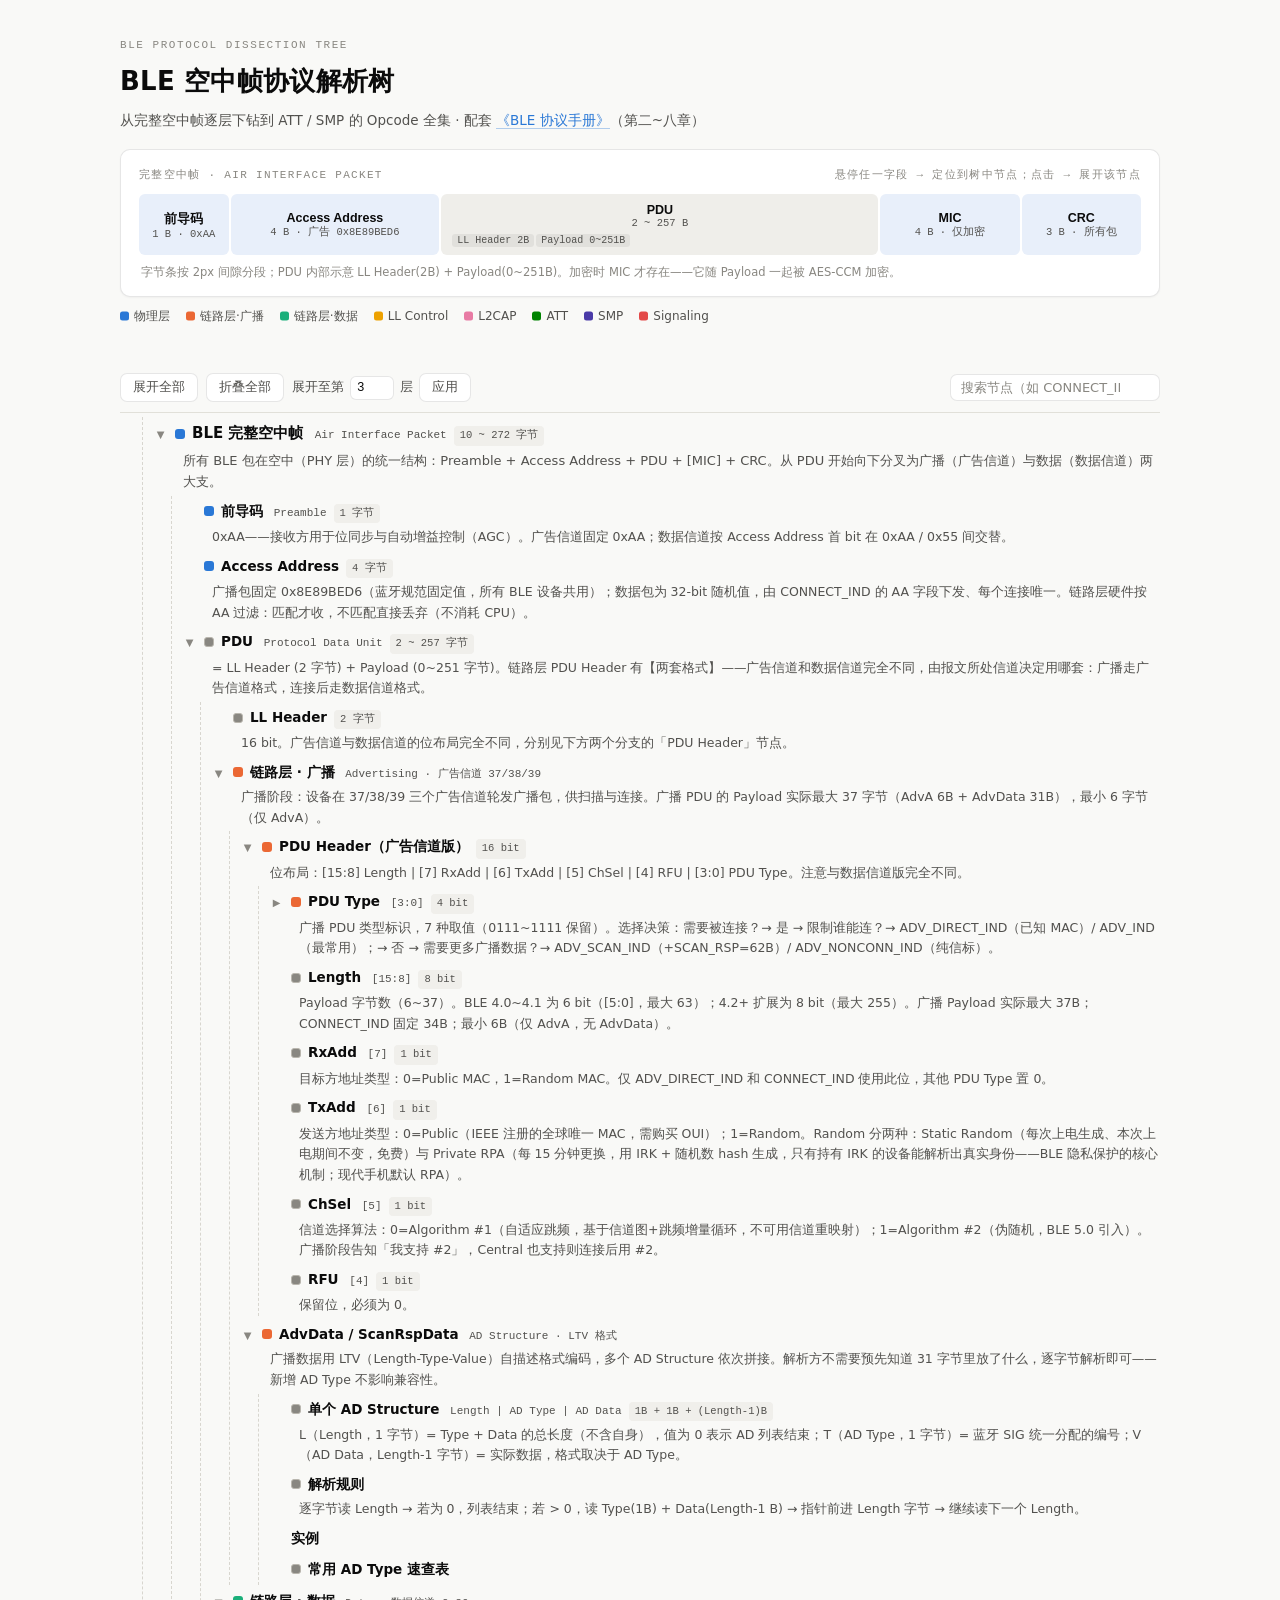
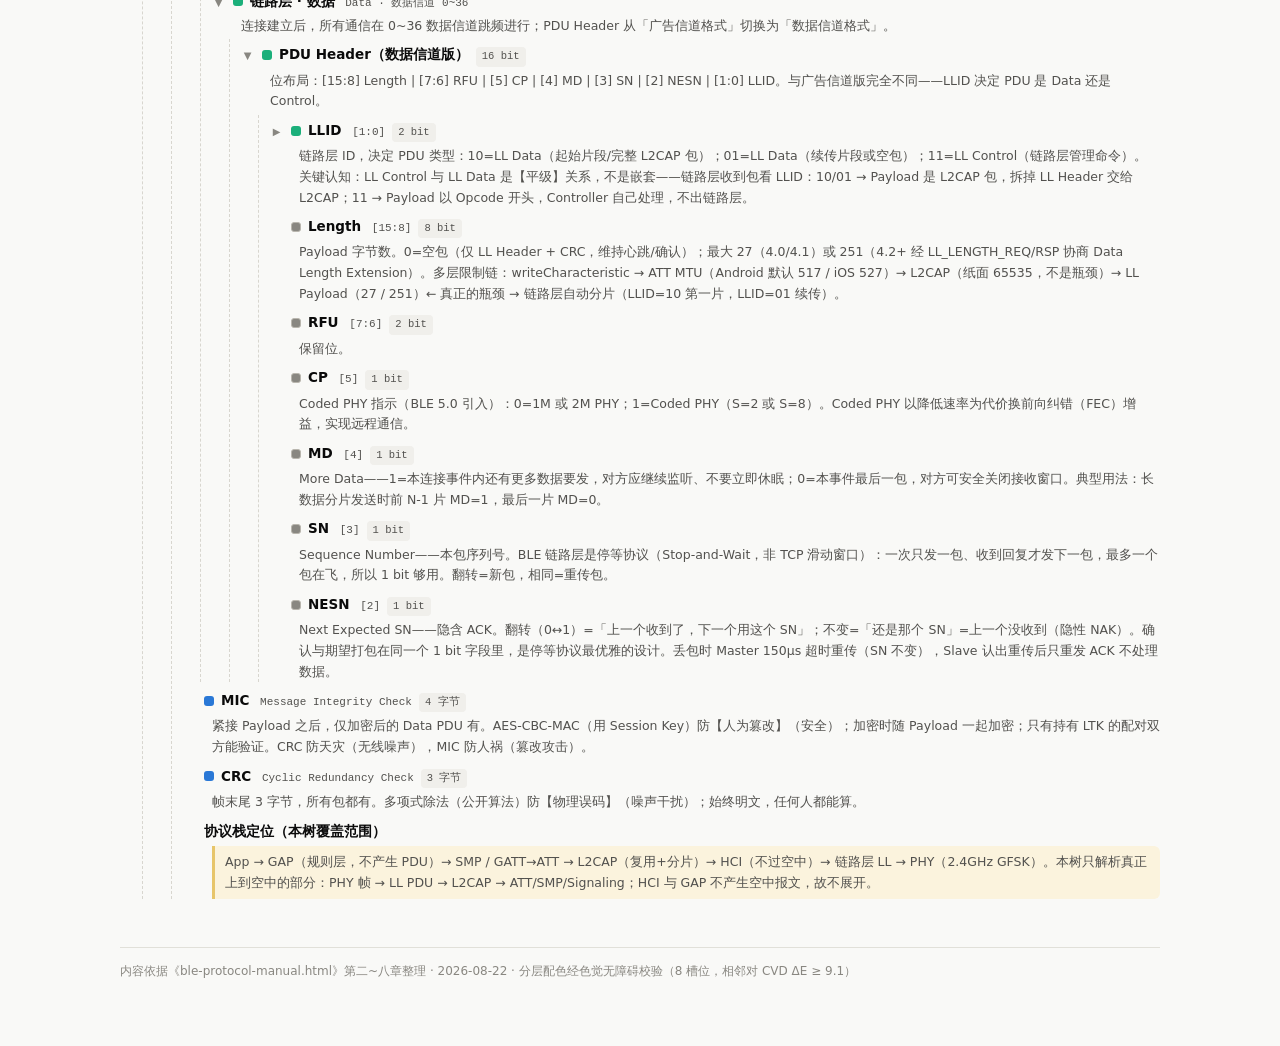
<file: CCNotes/BLE/ble-protocol-tree.html>
<!DOCTYPE html>
<html lang="zh-CN">
<head>
<meta charset="UTF-8">
<meta name="viewport" content="width=device-width, initial-scale=1">
<title>BLE 空中帧协议解析树</title>
<style>
:root{
  /* 面与墨（浅色文档面） */
  --page:#f9f9f7;
  --surface:#fcfcfb;
  --card:#ffffff;
  --ink:#0b0b0b;
  --ink-2:#52514e;
  --muted:#898781;
  --hairline:#e1e0d9;
  --border:rgba(11,11,11,.10);
  /* 分层色（已通过 CVD/正常视觉校验的 8 槽位，顺序即树内出现顺序） */
  --c-phy:#2a78d6;    /* 物理层 */
  --c-adv:#eb6834;    /* 链路层·广播 */
  --c-data:#1baf7a;   /* 链路层·数据 */
  --c-ctrl:#eda100;   /* LL Control */
  --c-l2cap:#e87ba4;  /* L2CAP */
  --c-att:#008300;    /* ATT */
  --c-smp:#4a3aa7;    /* SMP */
  --c-sig:#e34948;    /* L2CAP Signaling */
  --c-field:#898781;  /* 字段/中性（结构，不承担身份） */
  --mono:"Cascadia Mono",Consolas,"Courier New",monospace;
  --sans:system-ui,-apple-system,"Segoe UI","Microsoft YaHei","PingFang SC",sans-serif;
}
*{box-sizing:border-box}
html{scroll-behavior:smooth}
@media (prefers-reduced-motion:reduce){
  html{scroll-behavior:auto}
  *{transition:none!important;animation:none!important}
}
body{
  margin:0;
  background:var(--page);
  color:var(--ink);
  font:14px/1.65 var(--sans);
}
.wrap{max-width:1080px;margin:0 auto;padding:0 20px 64px}

/* ---------- 头部 ---------- */
header{padding:36px 0 20px}
.eyebrow{
  font-family:var(--mono);font-size:11px;letter-spacing:.14em;
  text-transform:uppercase;color:var(--muted);margin:0 0 6px;
}
h1{font-size:26px;font-weight:650;margin:0;letter-spacing:.01em}
.sub{margin:6px 0 0;color:var(--ink-2);font-size:13.5px}
.sub a{color:var(--c-phy);text-decoration:none;border-bottom:1px solid rgba(42,120,214,.35)}
.sub a:hover{border-bottom-color:var(--c-phy)}

/* ---------- 空中帧字节条（签名元素） ---------- */
.frame-card{
  background:var(--card);
  border:1px solid var(--border);
  border-radius:10px;
  padding:16px 18px 14px;
  margin:18px 0 8px;
  box-shadow:0 1px 2px rgba(11,11,11,.04);
}
.frame-caption{
  display:flex;justify-content:space-between;align-items:baseline;margin-bottom:10px;
  font-family:var(--mono);font-size:11px;letter-spacing:.12em;
  text-transform:uppercase;color:var(--muted);
}
.strip{display:flex;gap:2px}  /* 2px 表面间隙，段与段之间不粘连 */
.seg{
  position:relative;cursor:pointer;border-radius:6px;
  padding:8px 10px 7px;min-width:0;
  background:#f2f1ed;color:var(--ink);
  border:1.5px solid transparent;
  transition:background .12s,border-color .12s,box-shadow .12s;
}
.seg:focus-visible{outline:2px solid var(--ink);outline-offset:2px}
.seg__cn{display:block;font-size:12.5px;font-weight:600;white-space:nowrap}
.seg__en{display:block;font-family:var(--mono);font-size:10.5px;color:var(--ink-2);white-space:nowrap}
.seg--preamble{width:9%}
.seg--aa{width:21%}
.seg--pd{width:44%}
.seg--mic{width:14%}
.seg--crc{width:12%}
.seg--preamble,.seg--aa,.seg--mic,.seg--crc{background:#e8effa}
.seg--preamble:hover,.seg--aa:hover,.seg--mic:hover,.seg--crc:hover,
.seg--preamble.strip-active,.seg--aa.strip-active,.seg--mic.strip-active,.seg--crc.strip-active{
  background:#d6e4f8;border-color:var(--c-phy)
}
.seg--pd{background:#efeeea}
.seg--pd:hover,.seg--pd.strip-active{background:#e5e4dd;border-color:var(--ink)}
.seg__inner{
  display:flex;gap:2px;margin-top:5px;
  font-family:var(--mono);font-size:10px;color:var(--ink-2);
}
.seg__inner span{
  background:rgba(11,11,11,.06);border-radius:3px;padding:1px 5px;white-space:nowrap;
}
.strip-tip{margin:8px 2px 0;font-size:11.5px;color:var(--muted)}

/* ---------- 图例 ---------- */
.legend{
  display:flex;flex-wrap:wrap;gap:6px 16px;margin:10px 0 4px;
  font-size:12px;color:var(--ink-2);
}
.legend i{
  display:inline-block;width:9px;height:9px;border-radius:2.5px;
  margin-right:5px;vertical-align:baseline;transform:translateY(.5px);
}

/* ---------- 工具条 ---------- */
.toolbar{
  position:sticky;top:0;z-index:10;
  display:flex;flex-wrap:wrap;align-items:center;gap:8px;
  padding:10px 0;margin:12px 0 4px;
  background:rgba(249,249,247,.94);
  backdrop-filter:blur(6px);
  border-bottom:1px solid var(--hairline);
}
.btn{
  font:12.5px var(--sans);color:var(--ink-2);
  background:var(--card);border:1px solid var(--border);border-radius:7px;
  padding:5px 12px;cursor:pointer;
}
.btn:hover{color:var(--ink);border-color:rgba(11,11,11,.25)}
.btn:focus-visible{outline:2px solid var(--ink);outline-offset:1px}
.level-ctl{display:flex;align-items:center;gap:6px;font-size:12.5px;color:var(--ink-2)}
.level-ctl input{
  width:44px;padding:4px 6px;font-family:var(--mono);font-size:12.5px;
  border:1px solid var(--border);border-radius:6px;background:var(--card);color:var(--ink);
}
.search-ctl{position:relative;margin-left:auto}
.search-ctl input{
  width:210px;padding:5px 26px 5px 10px;font:13px var(--sans);
  border:1px solid var(--border);border-radius:7px;background:var(--card);color:var(--ink);
}
.search-ctl input::placeholder{color:var(--muted)}
.search-ctl input:focus-visible{outline:2px solid var(--ink);outline-offset:1px}
.search-clear{
  position:absolute;right:4px;top:50%;transform:translateY(-50%);
  border:none;background:none;cursor:pointer;color:var(--muted);
  font-size:14px;padding:2px 6px;border-radius:4px;display:none;
}
.search-clear:hover{color:var(--ink)}
.search-clear:focus-visible{outline:2px solid var(--ink)}
.hits{margin-left:auto;font-size:12px;color:var(--muted);font-family:var(--mono);white-space:nowrap}

/* ---------- 树 ---------- */
ul.tree,ul.tree ul{list-style:none;margin:0;padding:0}
ul.tree ul{margin-left:22px;border-left:1px dashed #d8d6cf;padding-left:6px}
li.node{position:relative;margin:1px 0}
.row{
  display:flex;align-items:baseline;gap:7px;width:100%;
  padding:4px 8px 4px 4px;border:none;border-radius:7px;background:none;
  text-align:left;cursor:default;font:inherit;color:inherit;
  transition:background .1s;
}
button.row{cursor:pointer}
.row:hover{background:rgba(11,11,11,.05)}
.row:focus-visible{outline:2px solid var(--ink);outline-offset:-2px;background:rgba(11,11,11,.05)}
.caret{
  flex:none;width:15px;text-align:center;color:var(--muted);
  font-size:10px;transition:transform .15s;user-select:none;
}
.caret--open{transform:rotate(90deg)}
.caret--none{visibility:hidden}
.chip{
  flex:none;width:10px;height:10px;border-radius:3px;align-self:center;
}
.chip--field{background:#fff;border:1.5px solid #b9b6ae}
.lbl{font-size:13.5px;font-weight:600;white-space:nowrap}
.lbl .en{font-family:var(--mono);font-size:11px;font-weight:500;color:var(--ink-2);margin-left:6px}
.size{
  font-family:var(--mono);font-size:10.5px;color:var(--ink-2);
  background:#f0efeb;border-radius:4px;padding:1px 6px;white-space:nowrap;
}
.desc{display:block;margin:0 0 3px 34px;max-width:64rem;font-size:12.5px;color:var(--ink-2)}
.desc mark,.lbl mark,.lbl .en mark,.detail mark{background:#fbe28b;color:inherit;border-radius:2px;padding:0 1px}
.detail{
  margin:2px 0 6px 34px;padding:8px 12px;
  background:var(--card);border:1px solid var(--hairline);border-radius:7px;
  font-size:12.5px;
}
.detail table{border-collapse:collapse;width:100%;font-size:12.5px}
.detail th{
  text-align:left;font-family:var(--mono);font-size:10.5px;font-weight:600;
  letter-spacing:.08em;text-transform:uppercase;color:var(--muted);
  border-bottom:1px solid var(--hairline);padding:3px 10px 3px 0;
}
.detail td{border-bottom:1px solid #f0efea;padding:3px 10px 3px 0;vertical-align:top}
.detail td:first-child,.detail th:first-child{font-family:var(--mono);font-size:11.5px;white-space:nowrap;color:var(--ink)}
.detail td:first-child{color:var(--ink-2)}
.detail tr:last-child td{border-bottom:none}
.detail pre{
  margin:0;font-family:var(--mono);font-size:11.5px;line-height:1.7;
  white-space:pre-wrap;color:var(--ink);
}
.note .desc{background:#fbf3dd;border-left:3px solid #e7c56a;padding:6px 10px;border-radius:0 6px 6px 0}
/* 高亮联动 */
.row-row-active{background:#eef2f8}
/* 行首节点（根） */
.lbl--root{font-size:15px}
.desc--root{font-size:13px}

footer{margin-top:48px;padding-top:14px;border-top:1px solid var(--hairline);font-size:12px;color:var(--muted)}
</style>
</head>
<body>
<div class="wrap">

<header>
  <p class="eyebrow">BLE Protocol Dissection Tree</p>
  <h1>BLE 空中帧协议解析树</h1>
  <p class="sub">从完整空中帧逐层下钻到 ATT / SMP 的 Opcode 全集 · 配套 <a href="ble-protocol-manual.html">《BLE 协议手册》</a>（第二~八章）</p>

  <div class="frame-card" id="frame-card">
    <div class="frame-caption">
      <span>完整空中帧 · Air Interface Packet</span>
      <span>悬停任一字段 → 定位到树中节点；点击 → 展开该节点</span>
    </div>
    <div class="strip" id="strip">
      <button class="seg seg--preamble" data-node="preamble" title="前导码 Preamble">
        <span class="seg__cn">前导码</span><span class="seg__en">1 B · 0xAA</span>
      </button>
      <button class="seg seg--aa" data-node="aa" title="Access Address">
        <span class="seg__cn">Access Address</span><span class="seg__en">4 B · 广告 0x8E89BED6</span>
      </button>
      <button class="seg seg--pd" data-node="pd" title="PDU = LL Header + Payload">
        <span class="seg__cn">PDU</span><span class="seg__en">2 ~ 257 B</span>
        <span class="seg__inner"><span>LL Header 2B</span><span>Payload 0~251B</span></span>
      </button>
      <button class="seg seg--mic" data-node="mic" title="Message Integrity Check（仅加密后有）">
        <span class="seg__cn">MIC</span><span class="seg__en">4 B · 仅加密</span>
      </button>
      <button class="seg seg--crc" data-node="crc" title="Cyclic Redundancy Check（所有包都有）">
        <span class="seg__cn">CRC</span><span class="seg__en">3 B · 所有包</span>
      </button>
    </div>
    <p class="strip-tip">字节条按 2px 间隙分段；PDU 内部示意 LL Header(2B) + Payload(0~251B)。加密时 MIC 才存在——它随 Payload 一起被 AES-CCM 加密。</p>
  </div>

  <div class="legend" aria-label="图例：协议层配色">
    <span><i style="background:var(--c-phy)"></i>物理层</span>
    <span><i style="background:var(--c-adv)"></i>链路层·广播</span>
    <span><i style="background:var(--c-data)"></i>链路层·数据</span>
    <span><i style="background:var(--c-ctrl)"></i>LL Control</span>
    <span><i style="background:var(--c-l2cap)"></i>L2CAP</span>
    <span><i style="background:var(--c-att)"></i>ATT</span>
    <span><i style="background:var(--c-smp)"></i>SMP</span>
    <span><i style="background:var(--c-sig)"></i>Signaling</span>
  </div>
</header>

<div class="toolbar" id="toolbar">
  <button class="btn" id="btn-expand-all">展开全部</button>
  <button class="btn" id="btn-collapse-all">折叠全部</button>
  <span class="level-ctl">
    展开至第 <input id="level-input" type="number" min="1" max="8" value="3" aria-label="展开层级"> 层
    <button class="btn" id="btn-level">应用</button>
  </span>
  <span class="hits" id="hits" aria-live="polite"></span>
  <span class="search-ctl">
    <input id="search" type="search" placeholder="搜索节点（如 CONNECT_IND、LLID、0x52）" aria-label="搜索节点">
    <button class="search-clear" id="search-clear" aria-label="清空搜索">✕</button>
  </span>
</div>

<ul class="tree" id="tree" role="tree"></ul>

<footer>
  内容依据《ble-protocol-manual.html》第二~八章整理 · 2026-08-22 · 分层配色经色觉无障碍校验（8 槽位，相邻对 CVD ΔE ≥ 9.1）
</footer>

</div>

<script>
"use strict";

/* ============ 树数据（平面 id → 节点；c = 子节点 id 数组） ============ */
/* k：kind → phy/adv/data/ctrl/l2cap/att/smp/sig/field/note
   t：{cols, rows} 表格；pre：等宽示例；strip：对应帧字节条的段 id */
const NODES = {

air:{k:"phy", l:"BLE 完整空中帧", e:"Air Interface Packet", s:"10 ~ 272 字节",
 d:"所有 BLE 包在空中（PHY 层）的统一结构：Preamble + Access Address + PDU + [MIC] + CRC。从 PDU 开始向下分叉为广播（广告信道）与数据（数据信道）两大支。",
 c:["preamble","aa","pd","mic","crc","stack-note"]},

preamble:{k:"phy", l:"前导码", e:"Preamble", s:"1 字节", strip:"preamble",
 d:"0xAA——接收方用于位同步与自动增益控制（AGC）。广告信道固定 0xAA；数据信道按 Access Address 首 bit 在 0xAA / 0x55 间交替。"},

aa:{k:"phy", l:"Access Address", s:"4 字节", strip:"aa",
 d:"广播包固定 0x8E89BED6（蓝牙规范固定值，所有 BLE 设备共用）；数据包为 32-bit 随机值，由 CONNECT_IND 的 AA 字段下发、每个连接唯一。链路层硬件按 AA 过滤：匹配才收，不匹配直接丢弃（不消耗 CPU）。",
 t:{cols:["阶段","Access Address","说明"],rows:[
   ["广告包","0x8E89BED6","蓝牙规范固定值，所有 BLE 设备共用"],
   ["数据包","32-bit 随机值","CONNECT_IND 的 AA 字段下发，每个连接唯一"]]}},

pd:{k:"field", l:"PDU", e:"Protocol Data Unit", s:"2 ~ 257 字节", strip:"pd",
 d:"= LL Header (2 字节) + Payload (0~251 字节)。链路层 PDU Header 有【两套格式】——广告信道和数据信道完全不同，由报文所处信道决定用哪套：广播走广告信道格式，连接后走数据信道格式。",
 c:["pd-hdr","adv","data"]},

"pd-hdr":{k:"field", l:"LL Header", s:"2 字节",
 d:"16 bit。广告信道与数据信道的位布局完全不同，分别见下方两个分支的「PDU Header」节点。"},

"stack-note":{k:"note", l:"协议栈定位（本树覆盖范围）",
 d:"App → GAP（规则层，不产生 PDU）→ SMP / GATT→ATT → L2CAP（复用+分片）→ HCI（不过空中）→ 链路层 LL → PHY（2.4GHz GFSK）。本树只解析真正上到空中的部分：PHY 帧 → LL PDU → L2CAP → ATT/SMP/Signaling；HCI 与 GAP 不产生空中报文，故不展开。"},

/* ---------- 广播分支 ---------- */
adv:{k:"adv", l:"链路层 · 广播", e:"Advertising · 广告信道 37/38/39",
 d:"广播阶段：设备在 37/38/39 三个广告信道轮发广播包，供扫描与连接。广播 PDU 的 Payload 实际最大 37 字节（AdvA 6B + AdvData 31B），最小 6 字节（仅 AdvA）。",
 c:["adv-hdr","adv-data"]},

"adv-hdr":{k:"adv", l:"PDU Header（广告信道版）", s:"16 bit",
 d:"位布局：[15:8] Length | [7] RxAdd | [6] TxAdd | [5] ChSel | [4] RFU | [3:0] PDU Type。注意与数据信道版完全不同。",
 c:["adv-hdr-type","adv-hdr-len","adv-hdr-rxadd","adv-hdr-txadd","adv-hdr-chsel","adv-hdr-rfu"]},

"adv-hdr-type":{k:"adv", l:"PDU Type", e:"[3:0]", s:"4 bit",
 d:"广播 PDU 类型标识，7 种取值（0111~1111 保留）。选择决策：需要被连接？→ 是 → 限制谁能连？→ ADV_DIRECT_IND（已知 MAC）/ ADV_IND（最常用）；→ 否 → 需要更多广播数据？→ ADV_SCAN_IND（+SCAN_RSP=62B）/ ADV_NONCONN_IND（纯信标）。",
 c:["type-0000","type-0001","type-0010","type-0011","type-0100","type-0101","type-0110"]},

"type-0000":{k:"adv", l:"ADV_IND", e:"0000", d:"通用广播等连接（最常用）。可扫描 ✅ 可连接 ✅ 带 AdvData(≤31B)。Payload：AdvA(6B) + AdvData(0~31B)。"},
"type-0001":{k:"adv", l:"ADV_DIRECT_IND", e:"0001", d:"快速重连已配对设备——仅 InitA 目标可连接，无 AdvData。Payload：AdvA(6B) + InitA(6B) = 12B。InitA 来自绑定表（首次配对存入的 Identity Address；对方用 RPA 每 15 分钟换地址也没关系，收到后用 IRK 认出自己的身份地址）。"},
"type-0010":{k:"adv", l:"ADV_NONCONN_IND", e:"0010", d:"纯信标广播（iBeacon / Eddystone），不可扫描、不可连接。Payload：AdvA(6B) + AdvData(0~31B)。"},
"type-0011":{k:"adv", l:"SCAN_REQ", e:"0011", d:"扫描方请求广播方提供更多数据（主动扫描时发）。Payload：ScanA(6B) + AdvA(6B) = 12B。"},
"type-0100":{k:"adv", l:"SCAN_RSP", e:"0100", d:"广播方对 SCAN_REQ 的响应，可再带 31 字节。Payload：AdvA(6B) + ScanRspData(0~31B)。AdvData(31B) + ScanRspData(31B) = 最多 62 字节广播数据。"},
"type-0101":{k:"adv", l:"CONNECT_IND", e:"0101", d:"发起连接——最重要的一个包。Payload 固定 34 字节，携带全部连接参数。约束：(1 + Latency) × Interval × 2 ≤ Timeout（违反可能导致从设备跳过一次事件后被误判断连）。之后双方进入 Connection State：数据包改用 AA（替代 MAC 地址）按 ChM 跳频，从设备在 150μs 内回复第一个包。",
 t:{cols:["字段","大小","说明"],rows:[
   ["InitA","6 B","发起方 MAC"],
   ["AdvA","6 B","广播方 MAC"],
   ["AA","4 B","32 位随机 Access Address——后续所有数据包用它标识连接（替代 MAC）"],
   ["CRCInit","3 B","CRC 计算初始值"],
   ["WinSize","1 B","传输窗口 = 1.25ms × WinSize"],
   ["WinOffset","2 B","第一次连接事件偏移 = 1.25ms × WinOffset"],
   ["Interval","2 B","连接间隔 = 1.25ms × Interval（7.5ms ~ 4s）"],
   ["Latency","2 B","从设备可跳过的连接事件次数（0~499）"],
   ["Timeout","2 B","监督超时 = 10ms × Timeout（100ms ~ 32s）"],
   ["ChM","5 B","37 位信道图：bit=1 表示可用"],
   ["Hop","1 B","跳频增量（5~16，必须与 37 互质）"],
   ["SCA","1 B","睡眠时钟精度（0~7，ppm）"]]}},
"type-0110":{k:"adv", l:"ADV_SCAN_IND", e:"0110", d:"仅广播+额外信息（可扫描），绝不允许连接。Payload：AdvA(6B) + AdvData(0~31B)。ADV_IND 本身可被扫描（能回 SCAN_RSP），ADV_SCAN_IND 唯一的存在理由是「想给额外广播数据但绝不允许连接」。"},

"adv-hdr-len":{k:"field", l:"Length", e:"[15:8]", s:"8 bit",
 d:"Payload 字节数（6~37）。BLE 4.0~4.1 为 6 bit（[5:0]，最大 63）；4.2+ 扩展为 8 bit（最大 255）。广播 Payload 实际最大 37B；CONNECT_IND 固定 34B；最小 6B（仅 AdvA，无 AdvData）。"},
"adv-hdr-rxadd":{k:"field", l:"RxAdd", e:"[7]", s:"1 bit",
 d:"目标方地址类型：0=Public MAC，1=Random MAC。仅 ADV_DIRECT_IND 和 CONNECT_IND 使用此位，其他 PDU Type 置 0。"},
"adv-hdr-txadd":{k:"field", l:"TxAdd", e:"[6]", s:"1 bit",
 d:"发送方地址类型：0=Public（IEEE 注册的全球唯一 MAC，需购买 OUI）；1=Random。Random 分两种：Static Random（每次上电生成、本次上电期间不变，免费）与 Private RPA（每 15 分钟更换，用 IRK + 随机数 hash 生成，只有持有 IRK 的设备能解析出真实身份——BLE 隐私保护的核心机制；现代手机默认 RPA）。"},
"adv-hdr-chsel":{k:"field", l:"ChSel", e:"[5]", s:"1 bit",
 d:"信道选择算法：0=Algorithm #1（自适应跳频，基于信道图+跳频增量循环，不可用信道重映射）；1=Algorithm #2（伪随机，BLE 5.0 引入）。广播阶段告知「我支持 #2」，Central 也支持则连接后用 #2。"},
"adv-hdr-rfu":{k:"field", l:"RFU", e:"[4]", s:"1 bit", d:"保留位，必须为 0。"},

"adv-data":{k:"adv", l:"AdvData / ScanRspData", e:"AD Structure · LTV 格式",
 d:"广播数据用 LTV（Length-Type-Value）自描述格式编码，多个 AD Structure 依次拼接。解析方不需要预先知道 31 字节里放了什么，逐字节解析即可——新增 AD Type 不影响兼容性。",
 c:["ltv-fmt","ltv-rule","ltv-example","ltv-types"]},

"ltv-fmt":{k:"field", l:"单个 AD Structure", e:"Length | AD Type | AD Data", s:"1B + 1B + (Length-1)B",
 d:"L（Length，1 字节）= Type + Data 的总长度（不含自身），值为 0 表示 AD 列表结束；T（AD Type，1 字节）= 蓝牙 SIG 统一分配的编号；V（AD Data，Length-1 字节）= 实际数据，格式取决于 AD Type。"},
"ltv-rule":{k:"field", l:"解析规则",
 d:"逐字节读 Length → 若为 0，列表结束；若 > 0，读 Type(1B) + Data(Length-1 B) → 指针前进 Length 字节 → 继续读下一个 Length。"},
"ltv-example":{k:"note", l:"实例",
 pre:"02 01 06               ← Length=2, Type=0x01(Flags), Data=0x06\n03 03 0F 18            ← Length=3, Type=0x03(Complete 16-bit UUIDs), Data=0x0F 0x18\n                          → UUID 列表: 0x180F (Battery Service)\n09 09 46 4C 4F 57 4D 45 54 45 52\n                       ← Length=9, Type=0x09(Complete Local Name), Data=\"FLOWMETER\"\n00                     ← Length=0, AD 列表结束"},
"ltv-types":{k:"field", l:"常用 AD Type 速查表",
 t:{cols:["AD Type","名称","Data 格式","说明"],rows:[
   ["0x01","Flags","1 字节位掩码","必须排第一个：bit0=LE Limited Discoverable, bit1=LE General Discoverable, bit2=BR/EDR Not Supported"],
   ["0x02 / 0x03","16-bit Service UUIDs","多个 16-bit UUID（小端）","0x02 放不下、需 SCAN_RSP 补全；0x03 为完整列表"],
   ["0x06 / 0x07","128-bit Service UUIDs","多个 128-bit UUID","同上，128-bit 版本"],
   ["0x08 / 0x09","Local Name","UTF-8 字符串","0x08 简称；0x09 设备全名（如 \"FLOWMETER\"）"],
   ["0x0A","TX Power Level","1 字节有符号整数","发射功率 dBm（用于距离估算）"],
   ["0x16","Service Data","UUID(2B) + Data","服务关联数据"],
   ["0xFF","Manufacturer Specific","Company ID(2B 小端) + 自定义","厂商自定义数据（如 iBeacon）"]]}},

/* ---------- 数据分支 ---------- */
data:{k:"data", l:"链路层 · 数据", e:"Data · 数据信道 0~36",
 d:"连接建立后，所有通信在 0~36 数据信道跳频进行；PDU Header 从「广告信道格式」切换为「数据信道格式」。",
 c:["data-hdr"]},

"data-hdr":{k:"data", l:"PDU Header（数据信道版）", s:"16 bit",
 d:"位布局：[15:8] Length | [7:6] RFU | [5] CP | [4] MD | [3] SN | [2] NESN | [1:0] LLID。与广告信道版完全不同——LLID 决定 PDU 是 Data 还是 Control。",
 c:["data-hdr-llid","data-hdr-len","data-hdr-rfu","data-hdr-cp","data-hdr-md","data-hdr-sn","data-hdr-nesn"]},

"data-hdr-len":{k:"field", l:"Length", e:"[15:8]", s:"8 bit",
 d:"Payload 字节数。0=空包（仅 LL Header + CRC，维持心跳/确认）；最大 27（4.0/4.1）或 251（4.2+ 经 LL_LENGTH_REQ/RSP 协商 Data Length Extension）。多层限制链：writeCharacteristic → ATT MTU（Android 默认 517 / iOS 527）→ L2CAP（纸面 65535，不是瓶颈）→ LL Payload（27 / 251）← 真正的瓶颈 → 链路层自动分片（LLID=10 第一片，LLID=01 续传）。"},
"data-hdr-rfu":{k:"field", l:"RFU", e:"[7:6]", s:"2 bit", d:"保留位。"},
"data-hdr-cp":{k:"field", l:"CP", e:"[5]", s:"1 bit",
 d:"Coded PHY 指示（BLE 5.0 引入）：0=1M 或 2M PHY；1=Coded PHY（S=2 或 S=8）。Coded PHY 以降低速率为代价换前向纠错（FEC）增益，实现远程通信。",
 t:{cols:["PHY","速率","距离","编码"],rows:[
   ["1M (LE 1M)","1 Mbps","~100m","无编码，每 bit 1 个符号"],
   ["2M (LE 2M)","2 Mbps","~50m","无编码，每 bit 0.5 个符号"],
   ["Coded S=2","500 Kbps","~200m","每 bit 编码为 2 个符号（FEC）"],
   ["Coded S=8","125 Kbps","~400m+","每 bit 编码为 8 个符号（FEC 最强纠错）"]]}},
"data-hdr-md":{k:"field", l:"MD", e:"[4]", s:"1 bit",
 d:"More Data——1=本连接事件内还有更多数据要发，对方应继续监听、不要立即休眠；0=本事件最后一包，对方可安全关闭接收窗口。典型用法：长数据分片发送时前 N-1 片 MD=1，最后一片 MD=0。"},
"data-hdr-sn":{k:"field", l:"SN", e:"[3]", s:"1 bit",
 d:"Sequence Number——本包序列号。BLE 链路层是停等协议（Stop-and-Wait，非 TCP 滑动窗口）：一次只发一包、收到回复才发下一包，最多一个包在飞，所以 1 bit 够用。翻转=新包，相同=重传包。"},
"data-hdr-nesn":{k:"field", l:"NESN", e:"[2]", s:"1 bit",
 d:"Next Expected SN——隐含 ACK。翻转（0↔1）=「上一个收到了，下一个用这个 SN」；不变=「还是那个 SN」=上一个没收到（隐性 NAK）。确认与期望打包在同一个 1 bit 字段里，是停等协议最优雅的设计。丢包时 Master 150μs 超时重传（SN 不变），Slave 认出重传后只重发 ACK 不处理数据。",
 t:{cols:["","TCP","BLE 链路层"],rows:[
   ["协议类型","滑动窗口","停等 (Stop-and-Wait)"],
   ["同时在路上的包","多个","最多 1 个"],
   ["SN 大小","32 bit","1 bit"],
   ["ACK 方式","独立 ACK 包","NESN 翻转隐含 ACK"],
   ["乱序","可能","不存在"]]}},

"data-hdr-llid":{k:"data", l:"LLID", e:"[1:0]", s:"2 bit",
 d:"链路层 ID，决定 PDU 类型：10=LL Data（起始片段/完整 L2CAP 包）；01=LL Data（续传片段或空包）；11=LL Control（链路层管理命令）。关键认知：LL Control 与 LL Data 是【平级】关系，不是嵌套——链路层收到包看 LLID：10/01 → Payload 是 L2CAP 包，拆掉 LL Header 交给 L2CAP；11 → Payload 以 Opcode 开头，Controller 自己处理，不出链路层。",
 c:["ctrl","lldata"]},

ctrl:{k:"ctrl", l:"LL Control PDU", e:"LLID = 11",
 d:"链路层自身管理命令（改参数、加密、断连）。结构：Opcode(1 字节，始终明文) + Control Data(可变长度)。Controller 内部消化——不出链路层、不过 L2CAP、没有 CID。",
 c:["op-0000","op-0001","op-0002","op-0809","op-000c","op-000d","op-1415","op-1617","ctrl-enc","ctrl-others"]},

"op-0000":{k:"ctrl", l:"LL_CONNECTION_UPDATE_REQ", e:"Opcode 0x00 · M→S", d:"更新连接参数。无 Response：接受则在 Instant 时刻自动切换；拒绝则回 LL_REJECT_IND。",
 t:{cols:["字段","大小","说明"],rows:[
   ["Opcode","1 B","0x00"],
   ["WinSize","1 B","传输窗口"],
   ["WinOffset","2 B","= 1.25ms × WinOffset"],
   ["Interval","2 B","新连接间隔"],
   ["Latency","2 B","新从设备延迟"],
   ["Timeout","2 B","新监督超时"],
   ["Instant","2 B","生效时刻（连接事件计数器值）"]]}},
"op-0001":{k:"ctrl", l:"LL_CHANNEL_MAP_REQ", e:"Opcode 0x01 · M→S", d:"更新信道图。",
 t:{cols:["字段","大小","说明"],rows:[
   ["Opcode","1 B","0x01"],
   ["ChM","5 B","37 位信道图（bit=1=可用）"],
   ["Instant","2 B","生效时刻"]]}},
"op-0002":{k:"ctrl", l:"LL_TERMINATE_IND", e:"Opcode 0x02 · 双向", d:"断开连接。",
 t:{cols:["字段","大小","说明"],rows:[
   ["Opcode","1 B","0x02"],
   ["ErrorCode","1 B","断开原因码"]]}},
"op-0809":{k:"ctrl", l:"LL_FEATURE_REQ / RSP", e:"Opcode 0x08/0x09 · 双向", d:"特性交换。",
 t:{cols:["字段","大小","说明"],rows:[
   ["Opcode","1 B","0x08(Req) / 0x09(Rsp)"],
   ["FeatureSet","8 B","64 位特性掩码：bit0 LE Encryption / bit1 Connection Parameters Request / bit3 Slave-initiated Features Exchange / bit5 Data Packet Length Extension(4.2+) / bit8 LE 2M PHY(5.0) / bit9 LE Coded PHY / bit10 LE Extended Advertising"]]}},
"op-000c":{k:"ctrl", l:"LL_VERSION_IND", e:"Opcode 0x0C · 双向", d:"版本通知（无 Req/Rsp，单向）。",
 t:{cols:["字段","大小","说明"],rows:[
   ["Opcode","1 B","0x0C"],
   ["VersNr","1 B","蓝牙控制器版本号（如 9=4.2, 10=5.0）"],
   ["CompId","2 B","公司 ID"],
   ["SubVersNr","2 B","固件子版本号"]]}},
"op-000d":{k:"ctrl", l:"LL_REJECT_IND", e:"Opcode 0x0D · 双向", d:"拒绝不支持的 Control PDU。",
 t:{cols:["字段","大小","说明"],rows:[
   ["Opcode","1 B","0x0D"],
   ["RejectOpcode","1 B","被拒绝的 Control PDU Opcode"],
   ["ErrorCode","1 B","拒绝原因"]]}},
"op-1415":{k:"ctrl", l:"LL_PHY_REQ / RSP", e:"Opcode 0x14/0x15 · 双向 · BLE 5.0", d:"PHY 更新。",
 t:{cols:["字段","大小","说明"],rows:[
   ["Opcode","1 B","0x14(Req) / 0x15(Rsp)"],
   ["TX_PHYS","1 B","bit0=1M, bit1=2M, bit2=Coded(S8), bit3=Coded(S2)"],
   ["RX_PHYS","1 B","同上"]]}},
"op-1617":{k:"ctrl", l:"LL_LENGTH_REQ / RSP", e:"Opcode 0x16/0x17 · 双向 · BLE 4.2", d:"数据长度扩展（Data Length Extension）。",
 t:{cols:["字段","大小","说明"],rows:[
   ["Opcode","1 B","0x16(Req) / 0x17(Rsp)"],
   ["MaxRxOctets","2 B","最大接收 Payload 字节数 (27~251)"],
   ["MaxRxTime","2 B","最大接收时间（μs）"],
   ["MaxTxOctets","2 B","最大发送 Payload 字节数"],
   ["MaxTxTime","2 B","最大发送时间（μs）"]]}},

"ctrl-enc":{k:"note", l:"加密三握手（0x03 ~ 0x06）",
 d:"① LL_ENC_REQ (0x03, M→S)：Rand + EDIV + SKDm + IVm——把 LTK 的索引（EDIV+Rand）传给对方；② LL_ENC_RSP (0x04, S→M)：SKDs + IVs；③ LL_START_ENC_REQ (0x05, M→S) ⚠ 明文发出；④ LL_START_ENC_RSP (0x06, S→M) ⚠ 明文发出。LL_START_ENC 是切换时刻的「发令枪」，必须明文——对方必须先读到「即将切换到加密」才能同步切换解密引擎。分工：SMP（Host 软件层）协商密钥「我们用什么钥匙」，LL 加密命令（Controller 硬件层）启用加密「现在开始用这把钥匙」。绑定设备重连时跳过 SMP，直接 LL_ENC_REQ 加密。"},

"ctrl-others":{k:"ctrl", l:"其余 Opcode 速查表",
 t:{cols:["Opcode","PDU 名称","方向","说明"],rows:[
   ["0x03","LL_ENC_REQ","M→S","加密请求（见加密三握手）"],
   ["0x04","LL_ENC_RSP","S→M","加密响应"],
   ["0x05","LL_START_ENC_REQ","M→S","开始加密（明文！）"],
   ["0x06","LL_START_ENC_RSP","S→M","开始加密确认（明文！）"],
   ["0x07","LL_UNKNOWN_RSP","双向","收到未知 Control PDU"],
   ["0x0A","LL_PAUSE_ENC_REQ","双向","暂停加密 (5.1+)"],
   ["0x0B","LL_PAUSE_ENC_RSP","双向","暂停加密确认"],
   ["0x0E","LL_SLAVE_FEATURE_REQ","S→M","从设备主动特性请求 (4.2+)"],
   ["0x19","LL_PERIODIC_SYNC_IND","—","周期广播同步 (5.0)"]]}},

lldata:{k:"data", l:"LL Data PDU", e:"LLID = 10 / 01",
 d:"承载上层数据——链路层只是「卡车」，把 L2CAP 包从 A 运到 B，不关心 Payload 内容。LLID=10：完整 L2CAP 包或分片起始；LLID=01：续传片段或空包。",
 c:["lldata-10","lldata-01","lldata-empty","l2cap"]},

"lldata-10":{k:"field", l:"LLID=10 — 完整包 / 分片起始",
 d:"Payload = 完整 L2CAP 包（或分片第一片）。结构：LL Header(2B) + L2CAP 包 + [MIC 4B，加密时] + CRC(3B)。LL Data PDU 本身不关心 Payload 内容。"},
"lldata-01":{k:"field", l:"LLID=01 — 续传片段 / 空包",
 d:"分片续传：接收方按 LLID=10 起头、LLID=01 续传重组。链路层自动分片——真正的瓶颈是 LL Payload（27 / 251），不是 L2CAP 的 65535。"},
"lldata-empty":{k:"field", l:"空包", e:"LLID=01 · Length=0",
 d:"仅 LL Header(2B) + CRC(3B)，无 Payload、无 MIC。作用：① 通过 NESN 确认收到对方上一包；② 维持连接心跳；③ 从设备无数据时「签到」。"},

l2cap:{k:"l2cap", l:"L2CAP 包", e:"Logical Link Control & Adaptation",
 s:"Length(2B) + CID(2B) + Payload",
 d:"封装在 LL Data PDU 的 Payload 里，不直接面对空中。Header 只有 4 字节，是所有协议层中头部最小的。解决两件事：① 协议复用——同一个 LL Data 通道里区分 ATT 还是 SMP，靠 CID；② 分片重组（SAR）。",
 c:["l2cap-hdr","att","smp","sig"]},

"l2cap-hdr":{k:"field", l:"L2CAP Header", e:"Length(2B) | CID(2B)", s:"4 字节",
 d:"Length = Information Payload 字节数（不含自身和 CID），纸面上限 65535——但实际一次能发多少由 ATT MTU 决定，不是 L2CAP 的 65535。CID 决定 Payload 交给哪个上层协议。",
 t:{cols:["CID","协议","说明"],rows:[
   ["0x0004","ATT","属性协议——GATT 读写通知走这条路"],
   ["0x0005","L2CAP Signaling","L2CAP 层自身控制命令（参数更新等）"],
   ["0x0006","SMP","安全管理器——配对/加密/密钥分发"],
   ["0x0020~0x003F","LE Credit Based","面向连接的自定义信道 (4.2+)"]]}},

att:{k:"att", l:"ATT", e:"CID = 0x0004 · Attribute Protocol",
 d:"属性协议——定义数据交互的「动词」（怎么读写）。GATT 定义「名词」（怎么组织）。承载于 LL Data PDU → L2CAP CID=0x0004。",
 c:["att-fmt","att-read","att-write","att-notify","att-mtu","gatt"]},

"att-fmt":{k:"field", l:"ATT PDU 通用格式", e:"Opcode(1B) + Parameters(0~MTU-1B)",
 d:"Opcode 位结构：bit[5:0]=Method（具体操作）；bit[6]=Command Flag（0=需响应，1=无需响应——如 0x12|0x40=0x52 Write Command）；bit[7]=Authentication Signature（0=无签名，1=带 CSRK 签名）。"},
"att-read":{k:"field", l:"读操作（Requests）",
 t:{cols:["Opcode","PDU 名称","参数","说明"],rows:[
   ["0x0A","Read Request","Handle(2B)","读取指定 Handle 的值"],
   ["0x0B","Read Response","Value(变长)","返回读取的数据"],
   ["0x0C","Read Blob Request","Handle(2B)+Offset(2B)","长数据分段续读"],
   ["0x0D","Read Blob Response","Part Value(变长)","返回一段数据"],
   ["0x08","Read By Type Request","范围+UUID(2/16B)","范围内搜同类型属性 → 发现 Characteristic"],
   ["0x09","Read By Type Response","多个 [Handle+Value]","返回匹配的属性列表"],
   ["0x10","Read By Group Type Request","范围+UUID(2/16B)","范围内搜组类型属性 → 发现 Service"],
   ["0x11","Read By Group Type Response","多个 [Start+End+Value]","返回 Service 列表"],
   ["0x04","Find Information Request","Start+End(2B)","范围内发现所有属性 → 发现 Descriptor"],
   ["0x05","Find Information Response","多个 [Handle+UUID]","返回属性信息列表"],
   ["0x06","Find By Type Value Request","范围+Type(2B)+Value","按类型+值搜索"],
   ["0x07","Find By Type Value Response","多个 [Handle 范围]","返回匹配的属性 Handle"]]}},
"att-write":{k:"field", l:"写操作（Requests & Commands）",
 t:{cols:["Opcode","PDU 名称","参数","确认"],rows:[
   ["0x12","Write Request","Handle(2B)+Value(变长)","✅ 有"],
   ["0x13","Write Response","无","—"],
   ["0x52","Write Command","Handle(2B)+Value(变长)","❌ 无（0x12|0x40）"],
   ["0xD2","Signed Write Command","Handle+Value+CSRK签名(12B)","❌ 无"],
   ["0x16","Prepare Write Request","Handle+Offset(2B)+PartValue","✅ 长写准备（不立即生效）"],
   ["0x17","Prepare Write Response","Handle+Offset+PartValue","回显准备的内容"],
   ["0x18","Execute Write Request","Flags(1B: 0x00=取消, 0x01=原子提交)","✅"],
   ["0x19","Execute Write Response","无","提交确认"]]}},
"att-notify":{k:"field", l:"通知与指示（Server → Client 推送）",
 t:{cols:["Opcode","PDU 名称","参数","确认","说明"],rows:[
   ["0x1B","Handle Value Notification","Handle(2B)+Value","❌ 无","通知推送（快，不可靠）"],
   ["0x1D","Handle Value Indication","Handle(2B)+Value","✅ 有","指示推送（慢，可靠）"],
   ["0x1E","Handle Value Confirmation","无","—","指示确认回复"]]},
 d:"选择：Notification 快但不可靠（CCCD=0x0001，适合流速/累计流量——丢了下一包马上到）；Indication 慢但可靠（CCCD=0x0002，等确认才发下一个，适合报警事件——绝对不能丢）。"},
"att-mtu":{k:"field", l:"错误与 MTU",
 t:{cols:["Opcode","PDU 名称","参数","说明"],rows:[
   ["0x01","Error Response","ReqOpcode(1B)+Handle(2B)+ErrorCode(1B)","操作失败通知"],
   ["0x02","Exchange MTU Request","ClientRxMTU(2B)","MTU 协商请求"],
   ["0x03","Exchange MTU Response","ServerRxMTU(2B)","→ ATT MTU = min(两者)"]]},
 d:"常用错误码：0x01 Invalid Handle / 0x02 Read Not Permitted / 0x03 Write Not Permitted / 0x05 Insufficient Authentication / 0x08 Insufficient Encryption（访问需加密属性会自动触发 SMP 配对）。"},
gatt:{k:"att", l:"GATT 数据组织（名词）",
 d:"Profile（概念层，不存在于 Attribute DB）→ Service（功能模块：Declaration [Handle=N][Type=0x2800/0x2801][Value=Service UUID]）→ Characteristic（具体数据项：Declaration 0x2803 + Value + Descriptor）。一句话：ATT 定义怎么读写（动词），GATT 定义怎么组织（名词）。"},

smp:{k:"smp", l:"SMP", e:"CID = 0x0006 · Security Manager",
 d:"安全管理器——配对、密钥交换、身份认证、密钥分发。承载于 LL Data PDU → L2CAP CID=0x0006。",
 c:["smp-fmt","smp-codes","smp-phases"]},

"smp-fmt":{k:"field", l:"SMP PDU 通用格式", e:"Code(1B) + Data(可变)",
 d:"Code 决定 Data 格式，全集见下方 14 个 Code。触发方式：① 从设备主动请求 SMP Security Request(0x0B, S→M)；② Master 直接发起 Pairing Request(0x01, M→S)；③ GATT 按需触发——App 访问需加密 Characteristic → ATT Error: Insufficient Encryption → 协议栈自动触发 SMP 配对。"},
"smp-codes":{k:"field", l:"Code 全集（14 个）",
 t:{cols:["Code","PDU 名称","方向","说明"],rows:[
   ["0x01","Pairing Request","双向","配对特征交换（IO Cap/AuthReq）"],
   ["0x02","Pairing Response","双向","配对特征响应"],
   ["0x03","Pairing Confirm","双向","Legacy 配对确认值"],
   ["0x04","Pairing Random","双向","Legacy 配对随机数"],
   ["0x05","Pairing Failed","双向","配对失败通知"],
   ["0x06","Encryption Information","双向","分发 LTK"],
   ["0x07","Master Identification","双向","分发 EDIV + Rand"],
   ["0x08","Identity Information","双向","分发 IRK"],
   ["0x09","Identity Address Information","双向","分发身份地址"],
   ["0x0A","Signing Information","双向","分发 CSRK"],
   ["0x0B","Security Request","S→M","从设备请求 Master 启动加密"],
   ["0x0C","Pairing Public Key","双向","SC: ECDH P-256 公钥（64 字节）"],
   ["0x0D","Pairing DHKey Check","双向","SC: DHKey 一致性校验"],
   ["0x0E","Pairing Keypress Notification","双向","Passkey Entry 按键确认"]]}},
"smp-phases":{k:"note", l:"配对完整四阶段",
 d:"Phase 1 特征交换（IO Cap / AuthReq）→ Phase 2 密钥交换（Legacy：TK；SC：ECDH 公钥）→ Phase 3 认证（四种路径：Just Works / Numeric Comparison / Passkey Entry / OOB）→ Phase 4 DHKey 校验 → 密钥派生（LTK）→ 密钥分发（LTK / IRK / CSRK）。之后链路层加密握手（LL_ENC_REQ → LL_ENC_RSP → LL_START_ENC），此后全部 AES-CCM 加密通信。"},

sig:{k:"sig", l:"L2CAP Signaling", e:"CID = 0x0005 · 控制命令",
 d:"L2CAP 层自身的参数协商命令。BLE 中最常用的是连接参数更新（从设备主动请求改参数）。",
 c:["sig-fmt","sig-cmds","sig-vs-ll"]},

"sig-fmt":{k:"field", l:"包格式", e:"Code(1B) + Identifier(1B) + Length(2B) + Data", d:"信令命令统一封装格式。"},
"sig-cmds":{k:"field", l:"命令集（3 条）",
 t:{cols:["Code","命令","说明"],rows:[
   ["0x01","Command Reject","拒绝不支持的 L2CAP 命令"],
   ["0x12","Connection Parameter Update Request","从设备主动请求修改连接参数"],
   ["0x13","Connection Parameter Update Response","Master 对更新请求的响应"]]}},
"sig-vs-ll":{k:"note", l:"两条改连接参数之路对比",
 t:{cols:["","LL_CONNECTION_UPDATE_REQ（LL 层）","L2CAP Parameter Update（L2CAP 层）"],rows:[
   ["谁发起","仅 Master","Master 或 Slave"],
   ["响应","无 Response（接受=即时生效，拒绝=LL_REJECT_IND）","有 Request/Response 配对"],
   ["如何承载","LL Control PDU (LLID=11)","LL Data PDU (LLID=10) → L2CAP CID=0x0005"]]},
 d:"两条路都能改连接参数——Slave 想改参数时必须走 L2CAP 路。"},

mic:{k:"phy", l:"MIC", e:"Message Integrity Check", s:"4 字节", strip:"mic",
 d:"紧接 Payload 之后，仅加密后的 Data PDU 有。AES-CBC-MAC（用 Session Key）防【人为篡改】（安全）；加密时随 Payload 一起加密；只有持有 LTK 的配对双方能验证。CRC 防天灾（无线噪声），MIC 防人祸（篡改攻击）。"},
crc:{k:"phy", l:"CRC", e:"Cyclic Redundancy Check", s:"3 字节", strip:"crc",
 d:"帧末尾 3 字节，所有包都有。多项式除法（公开算法）防【物理误码】（噪声干扰）；始终明文，任何人都能算。"}
};

/* ============ 状态 ============ */
const KIND_COLOR = { phy:"var(--c-phy)", adv:"var(--c-adv)", data:"var(--c-data)",
  ctrl:"var(--c-ctrl)", l2cap:"var(--c-l2cap)", att:"var(--c-att)",
  smp:"var(--c-smp)", sig:"var(--c-sig)", field:"var(--c-field)" };

const treeEl = document.getElementById("tree");
let expanded = new Set();
let query = "";
let rowFocusId = null;      // 重渲染后恢复焦点
let rowActiveId = null;     // 帧字节条 → 树 的联动高亮

function childrenOf(id){ return NODES[id].c || []; }

function depthOf(id){
  // 根 air = 0
  const parent = Object.keys(NODES).find(p => (NODES[p].c||[]).includes(id));
  return parent === undefined ? 0 : depthOf(parent) + 1;
}

/* 默认展开：深度 < 4（第 0~3 层展开） */
function applyLevel(n){
  expanded.clear();
  for(const id of Object.keys(NODES)){
    if(childrenOf(id).length && depthOf(id) < n) expanded.add(id);
  }
}
applyLevel(4);

/* ============ 渲染 ============ */
function esc(s){
  return String(s).replace(/[&<>"']/g, m => ({'&':'&amp;','<':'&lt;','>':'&gt;','"':'&quot;',"'":'&#39;'}[m]));
}
function markify(text){
  const safe = esc(text);
  if(!query) return safe;
  const re = new RegExp("(" + query.replace(/[.*+?^${}()|[\]\\]/g, "\\$&") + ")", "gi");
  return safe.replace(re, "<mark>$1</mark>");
}

/* 搜索：节点自身或任一可见后代命中即可见；命中子树全部展开 */
function visibleInfo(id){
  const n = NODES[id];
  const selfHit = !query || (n.l + " " + (n.e||"") + " " + (n.d||"") + " " +
    (n.t ? n.t.rows.flat().join(" ") : "") + " " + (n.pre||"")).toLowerCase().includes(query);
  let anyChild = false, anyHit = selfHit;
  for(const c of childrenOf(id)){
    const vi = visibleInfo(c);
    anyChild = anyChild || vi.vis;
    anyHit = anyHit || vi.hit;
  }
  const vis = selfHit || anyChild;
  return { vis, hit: anyHit, selfHit, anyChild };
}

function renderRow(id){
  const n = NODES[id];
  const kids = childrenOf(id);
  const vi = visibleInfo(id);
  const shownKids = query ? kids.filter(k => visibleInfo(k).vis) : kids;
  /* 展开条件：手动展开过，或搜索命中（祖先自动展开让命中可见） */
  const effOpen = shownKids.length > 0 && (expanded.has(id) || (query && vi.hit));
  const hasCaret = shownKids.length > 0;
  const chipColor = KIND_COLOR[n.k] || "var(--c-field)";

  let html = '<li class="node ' + (n.k === "note" ? "note" : "") + '" role="treeitem"';
  if(effOpen) html += ' aria-expanded="true"';
  else if(hasCaret) html += ' aria-expanded="false"';
  html += '>';

  const tag = hasCaret ? "button" : "div";
  html += '<' + tag + ' class="row" data-node="' + id + '"' + (tag === "button" ? ' type="button"' : '') + ' tabindex="0">';
  html += '<span class="caret ' + (effOpen ? "caret--open" : "") + (hasCaret ? "" : " caret--none") + '" aria-hidden="true">▶</span>';
  if(n.k !== "note") html += '<span class="chip' + (n.k === "field" ? " chip--field" : "") + '" style="background:' + chipColor + '" aria-hidden="true"></span>';
  html += '<span class="lbl' + (id === "air" ? " lbl--root" : "") + '">' + markify(n.l) + (n.e ? ' <span class="en">' + markify(n.e) + '</span>' : '') + '</span>';
  if(n.s) html += '<span class="size">' + markify(n.s) + '</span>';
  html += '</' + tag + '>';

  if(n.d) html += '<p class="desc' + (id === "air" ? " desc--root" : "") + '">' + markify(n.d) + '</p>';

  if(effOpen){
    if(n.pre) html += '<div class="detail"><pre>' + esc(n.pre) + '</pre></div>';
    if(n.t){
      html += '<div class="detail"><table><thead><tr>' +
        n.t.cols.map(c => "<th>" + esc(c) + "</th>").join("") + '</tr></thead><tbody>' +
        n.t.rows.map(r => "<tr>" + r.map(cell => "<td>" + markify(cell) + "</td>").join("") + "</tr>").join("") +
        '</tbody></table></div>';
    }
    html += '<ul role="group">' + shownKids.map(renderRow).join("") + '</ul>';
  }

  return html + '</li>';
}

function render(){
  treeEl.innerHTML = '<ul class="tree" role="tree">' + renderRow("air") + '</ul>';
  if(rowFocusId){
    const el = treeEl.querySelector('[data-node="' + rowFocusId + '"]');
    if(el){ el.focus(); rowFocusId = null; }
  }
  if(rowActiveId){
    const el = treeEl.querySelector('[data-node="' + rowActiveId + '"]');
    if(el) el.classList.add("row-row-active");
  }
  updateHits();
}

function updateHits(){
  const hitsEl = document.getElementById("hits");
  if(!query){ hitsEl.textContent = ""; return; }
  let count = 0;
  for(const id of Object.keys(NODES)) if(visibleInfo(id).selfHit) count++;
  hitsEl.textContent = count + " 个匹配";
}

/* ============ 交互 ============ */
treeEl.addEventListener("click", e => {
  const row = e.target.closest(".row");
  if(!row) return;
  const id = row.dataset.node;
  if(!childrenOf(id).length) return;
  if(expanded.has(id)) expanded.delete(id);
  else expanded.add(id);
  rowFocusId = id;
  render();
});

treeEl.addEventListener("keydown", e => {
  if(e.key !== "Enter" && e.key !== " ") return;
  const row = e.target.closest(".row");
  if(!row || row.tagName !== "BUTTON") return;
  e.preventDefault();
  row.click();
});

/* 树 → 帧字节条：悬停带 strip 标记的节点，点亮对应字节段 */
treeEl.addEventListener("mouseover", e => {
  const row = e.target.closest(".row");
  if(!row) return;
  const n = NODES[row.dataset.node];
  if(!n || !n.strip) return;
  const seg = document.querySelector('.seg[data-node="' + n.strip + '"]');
  if(seg) seg.classList.add("strip-active");
});
treeEl.addEventListener("mouseout", e => {
  const row = e.target.closest(".row");
  if(!row) return;
  const n = NODES[row.dataset.node];
  if(!n || !n.strip) return;
  const seg = document.querySelector('.seg[data-node="' + n.strip + '"]');
  if(seg) seg.classList.remove("strip-active");
});

/* 帧字节条 → 树：悬停高亮、点击展开路径并滚动定位 */
function expandPath(id){
  const parent = Object.keys(NODES).find(p => (NODES[p].c||[]).includes(id));
  if(parent){ expanded.add(parent); expandPath(parent); }
}
document.getElementById("strip").addEventListener("mouseover", e => {
  const seg = e.target.closest(".seg");
  if(!seg) return;
  rowActiveId = seg.dataset.node;
  const el = treeEl.querySelector('[data-node="' + rowActiveId + '"]');
  if(el){
    treeEl.querySelectorAll(".row-row-active").forEach(x => x.classList.remove("row-row-active"));
    el.classList.add("row-row-active");
  }
});
document.getElementById("strip").addEventListener("mouseout", e => {
  const seg = e.target.closest(".seg");
  if(!seg) return;
  const el = treeEl.querySelector('[data-node="' + seg.dataset.node + '"]');
  if(el) el.classList.remove("row-row-active");
  rowActiveId = null;
});
document.getElementById("strip").addEventListener("click", e => {
  const seg = e.target.closest(".seg");
  if(!seg) return;
  const id = seg.dataset.node;
  expandPath(id);
  rowFocusId = id;
  render();
  const el = treeEl.querySelector('[data-node="' + id + '"]');
  if(el) el.scrollIntoView({block:"center"});
  treeEl.querySelectorAll(".row-row-active").forEach(x => x.classList.remove("row-row-active"));
});

/* 工具条 */
document.getElementById("btn-expand-all").addEventListener("click", () => {
  for(const id of Object.keys(NODES)) if(childrenOf(id).length) expanded.add(id);
  render();
});
document.getElementById("btn-collapse-all").addEventListener("click", () => {
  expanded.clear();
  render();
});
document.getElementById("btn-level").addEventListener("click", () => {
  const v = parseInt(document.getElementById("level-input").value, 10);
  if(!v) return;
  applyLevel(v + 1);  /* 第 0 层起算：「第 N 层」= 深度 ≤ N 的节点全部展开 */
  render();
});

/* 搜索 */
const searchInput = document.getElementById("search");
const searchClear = document.getElementById("search-clear");
function runSearch(){
  query = searchInput.value.trim().toLowerCase();
  searchClear.style.display = query ? "block" : "none";
  render();
}
searchInput.addEventListener("input", runSearch);
searchClear.addEventListener("click", () => {
  searchInput.value = "";
  runSearch();
  searchInput.focus();
});

render();
</script>
</body>
</html>
</file>
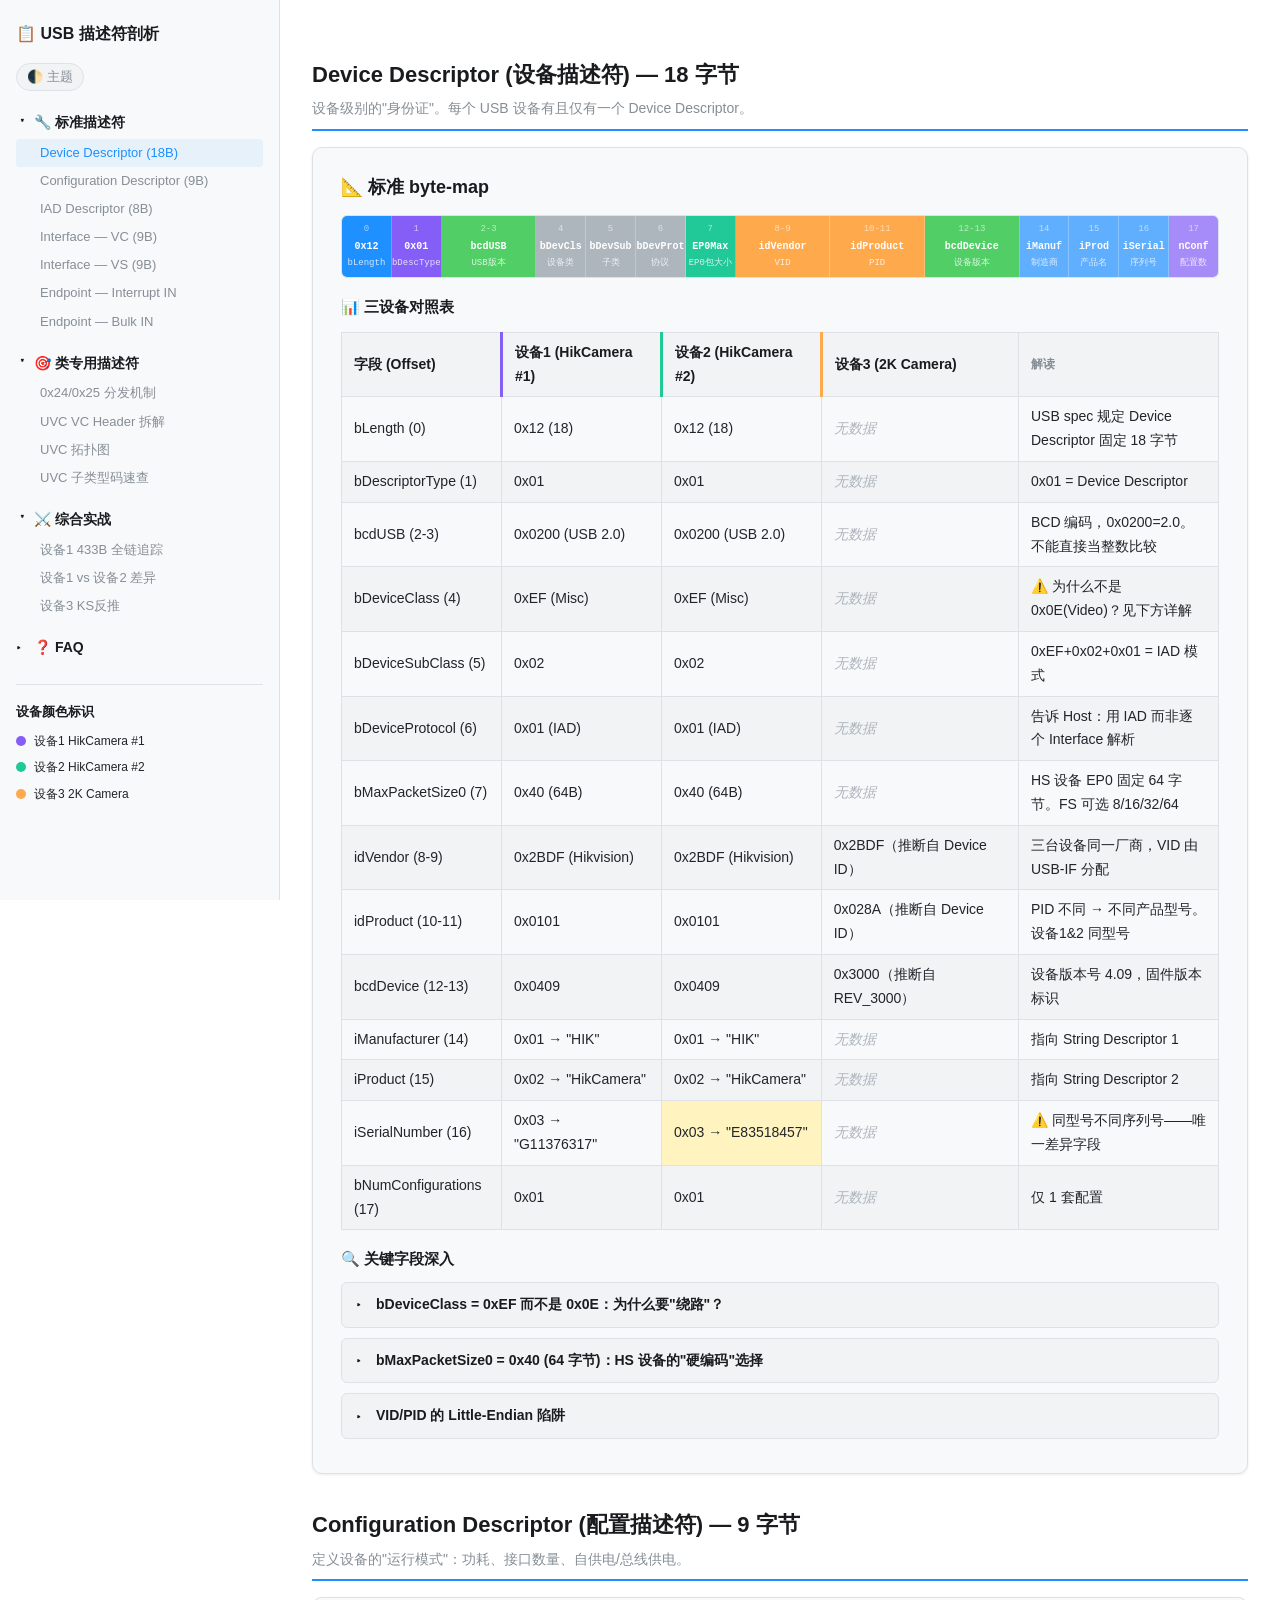
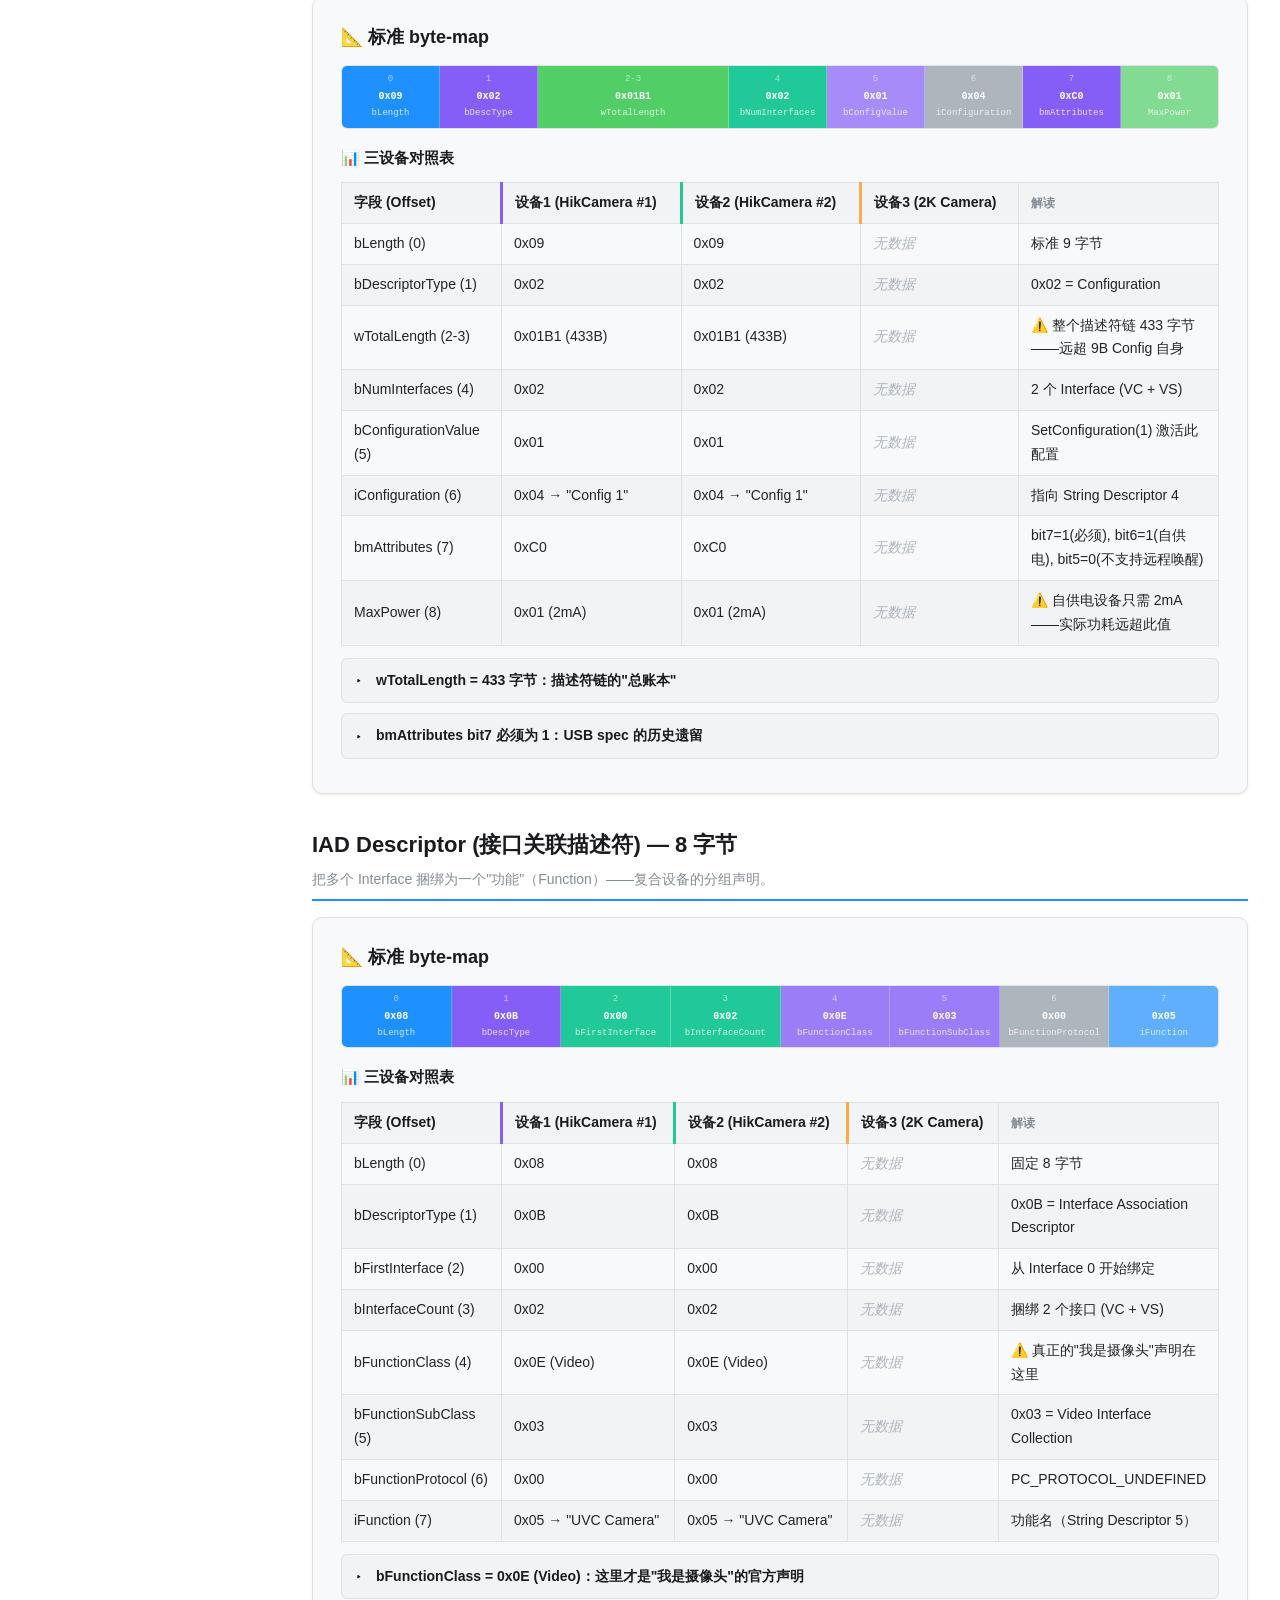
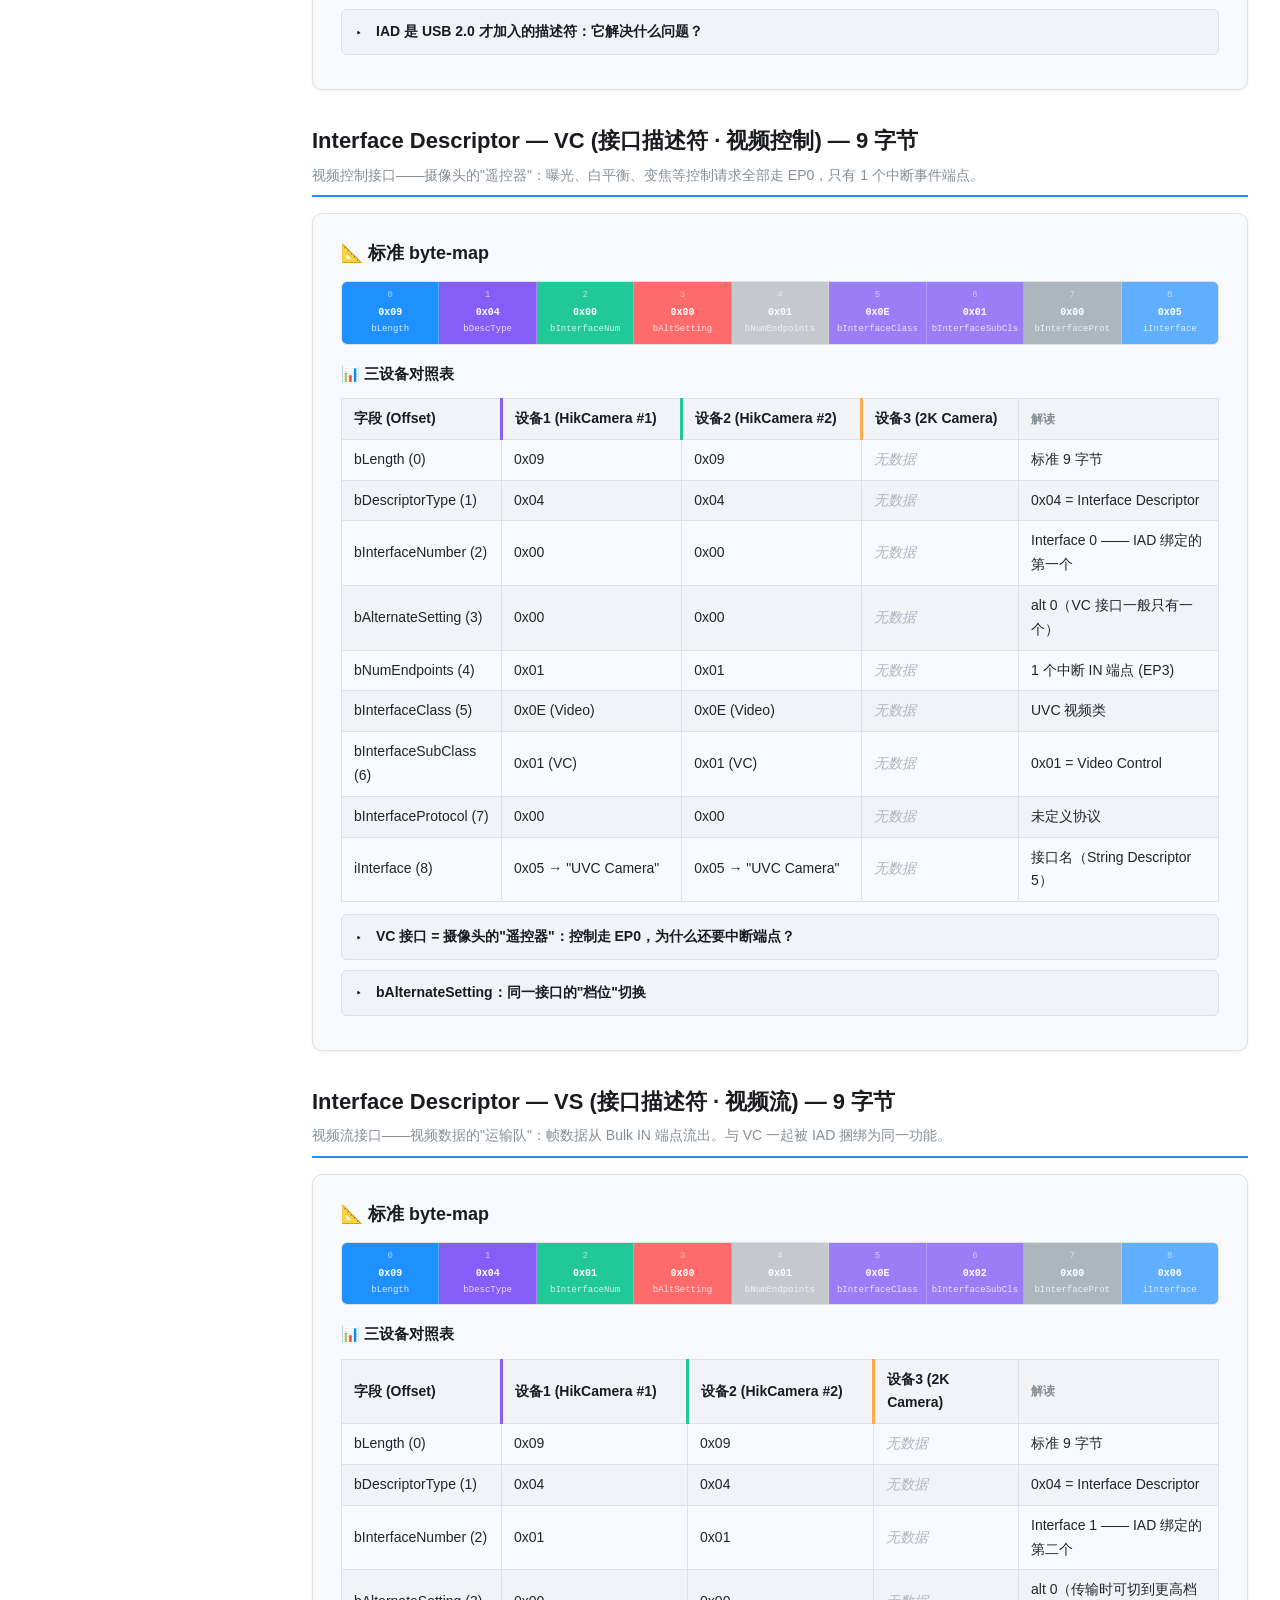
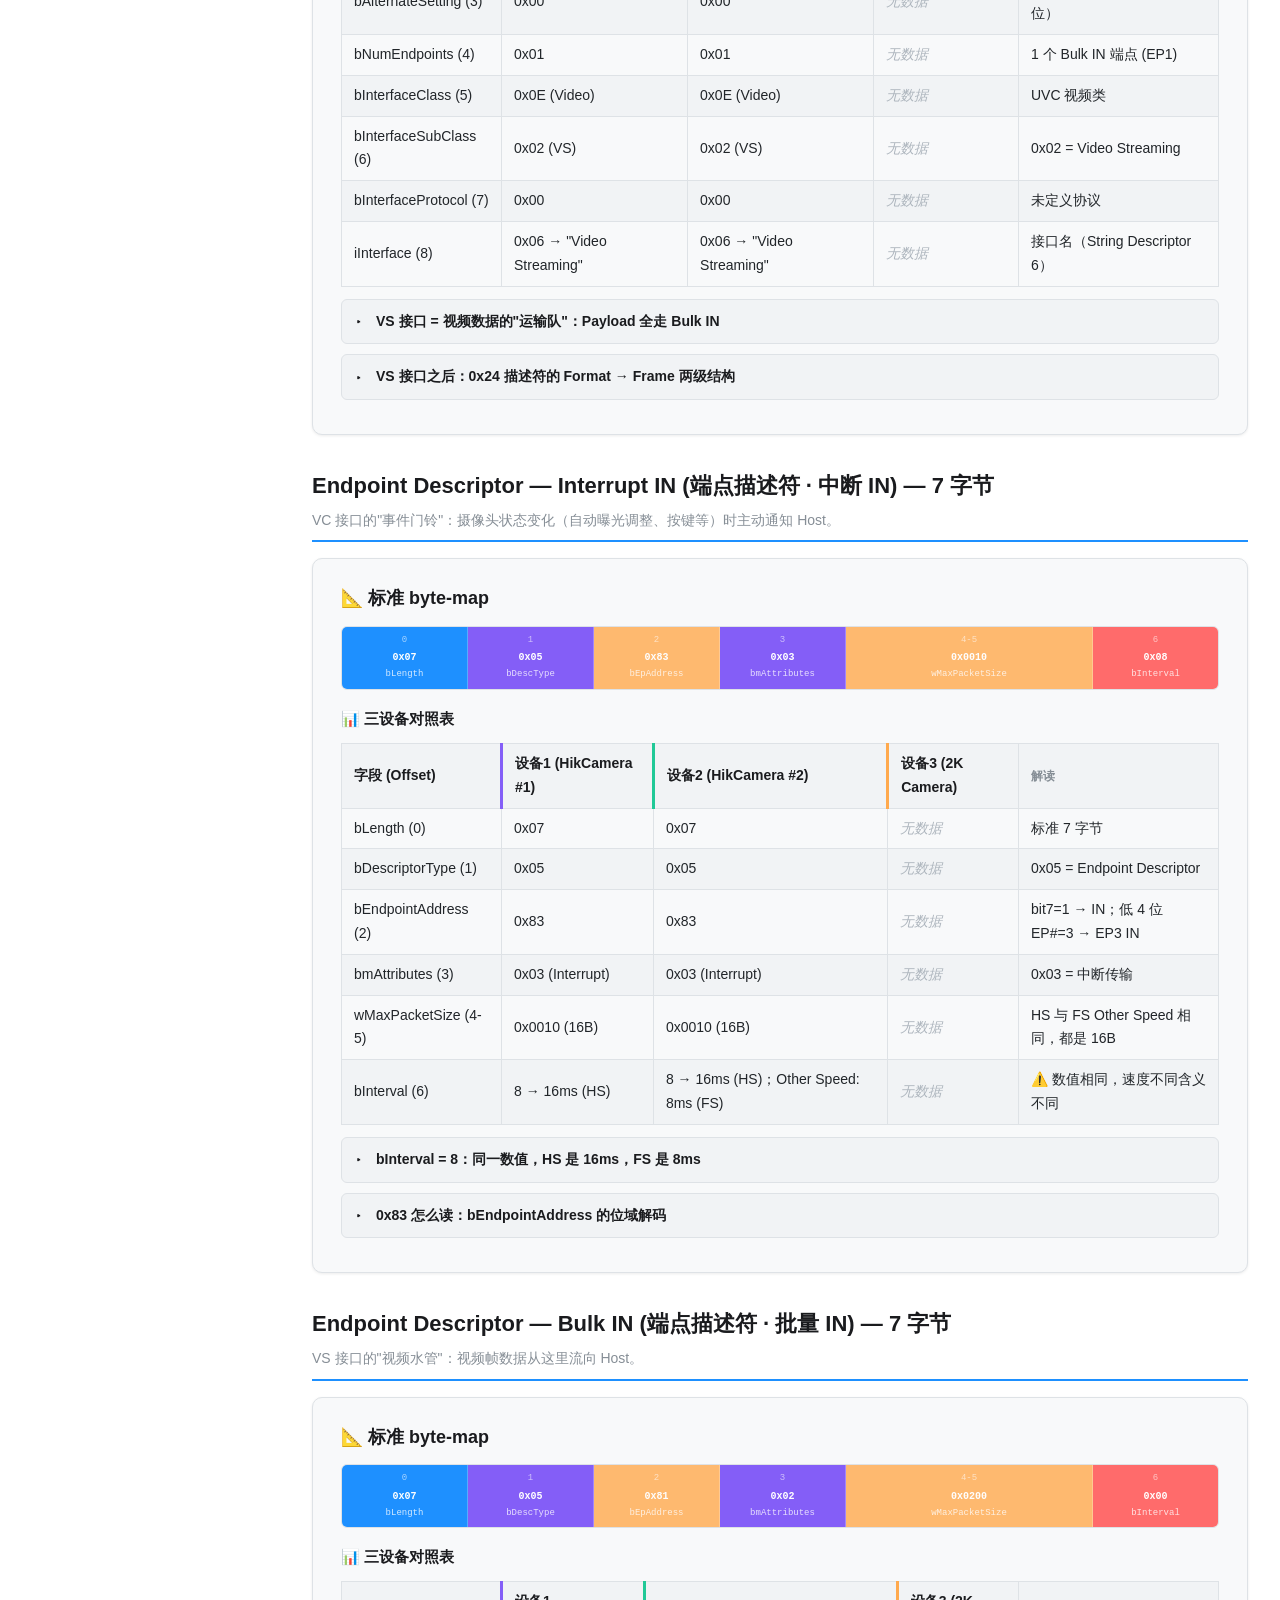
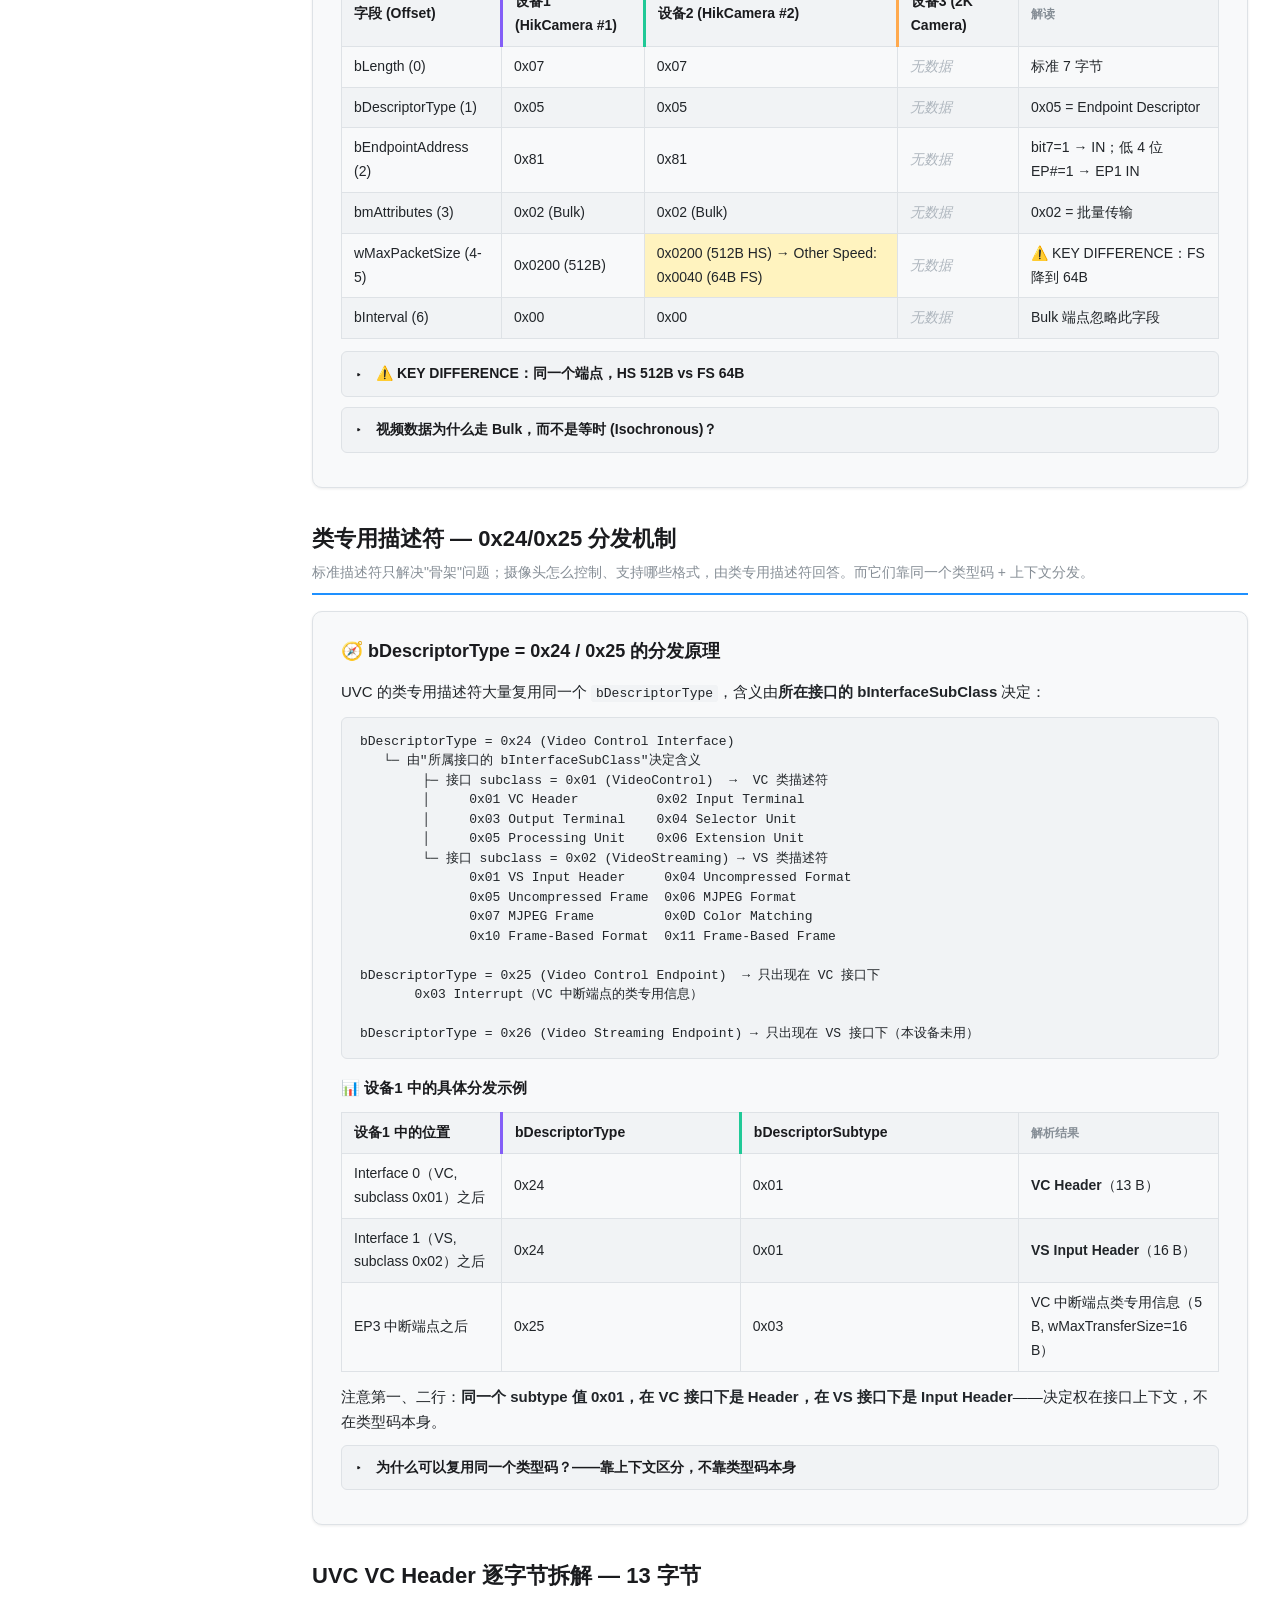
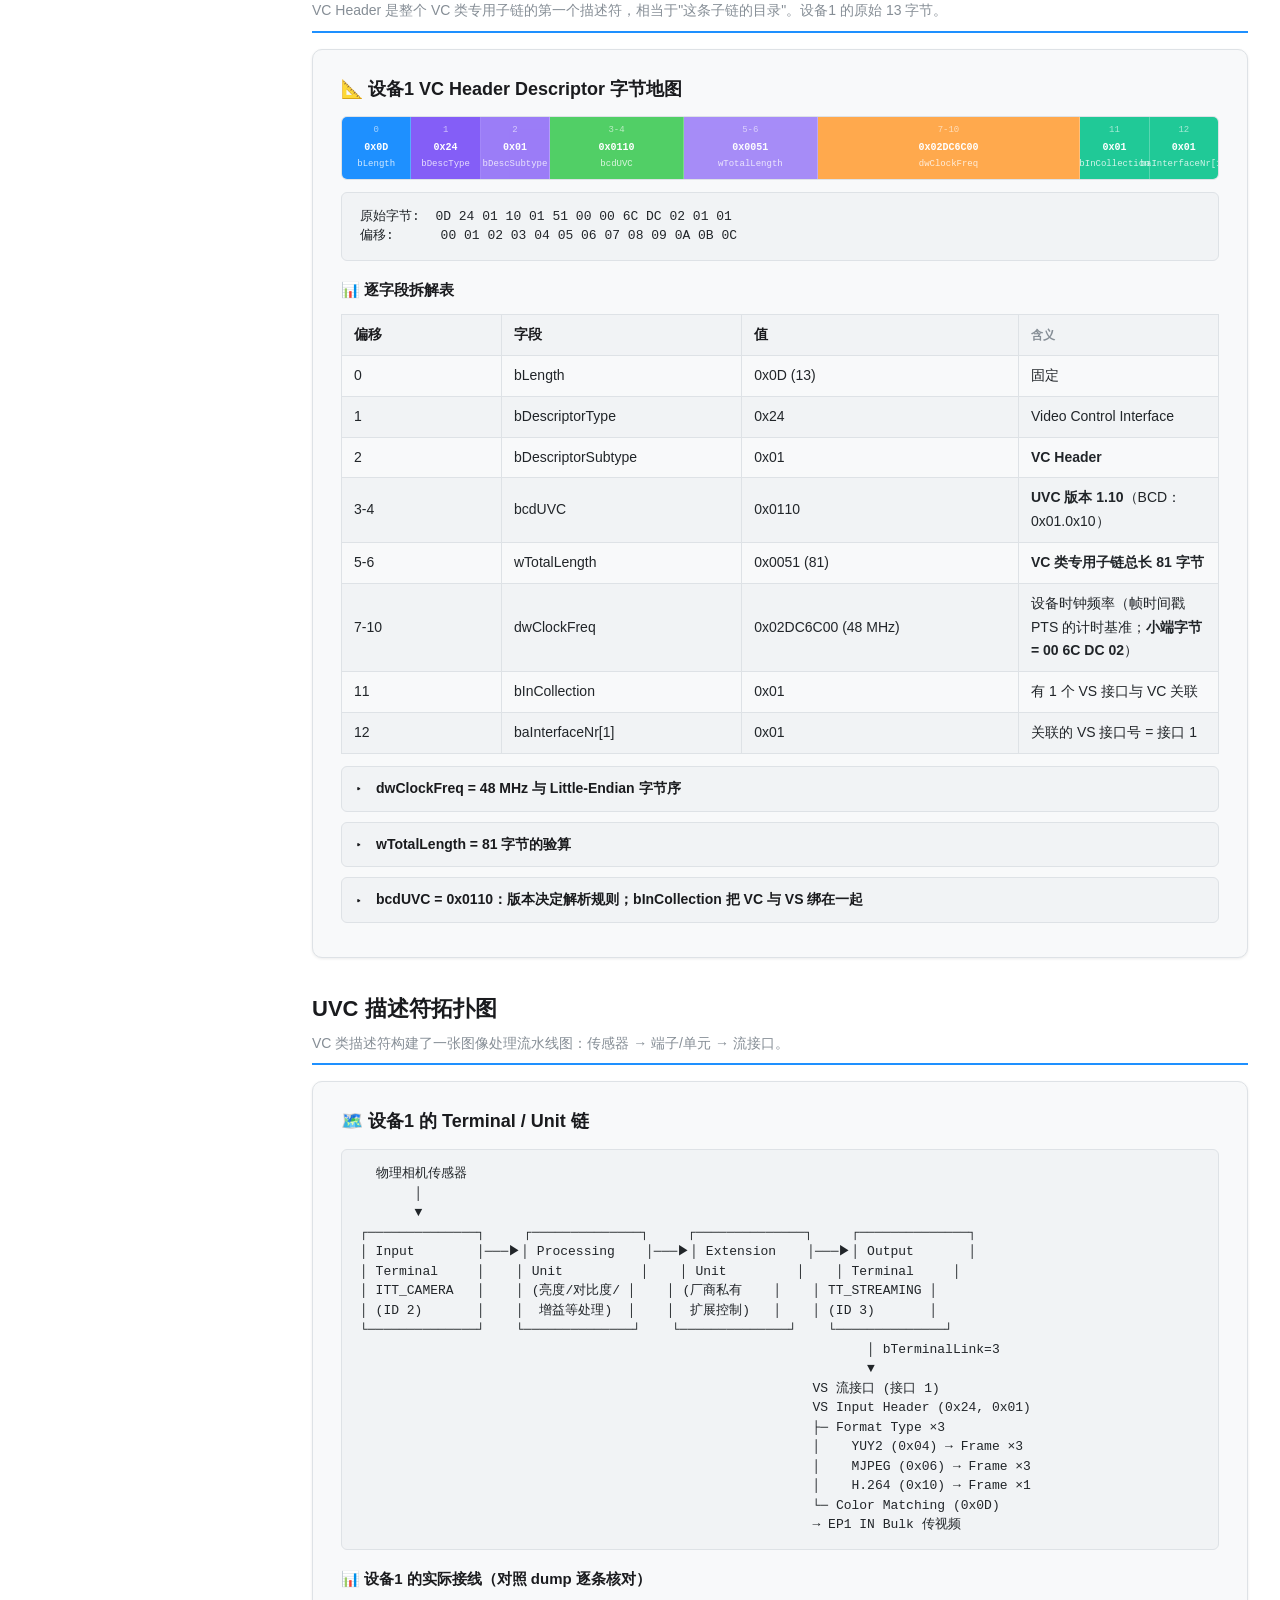
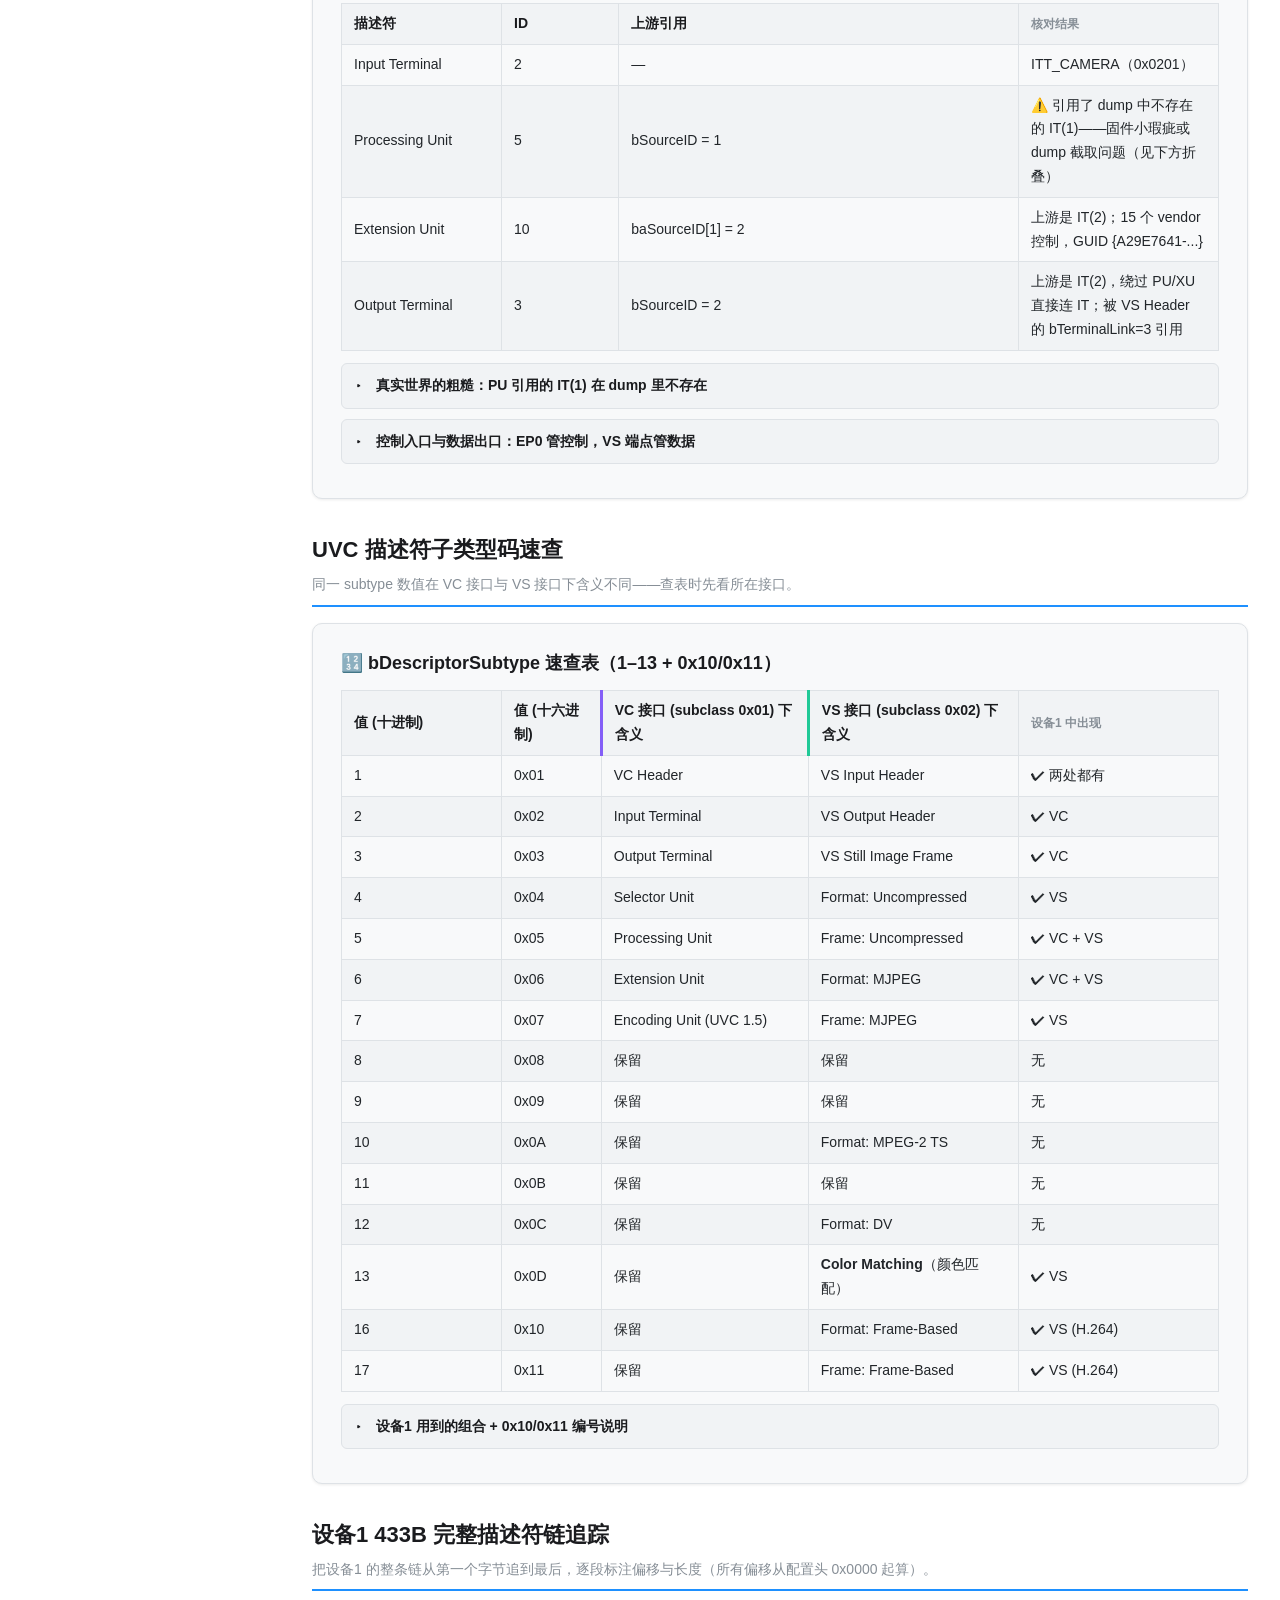
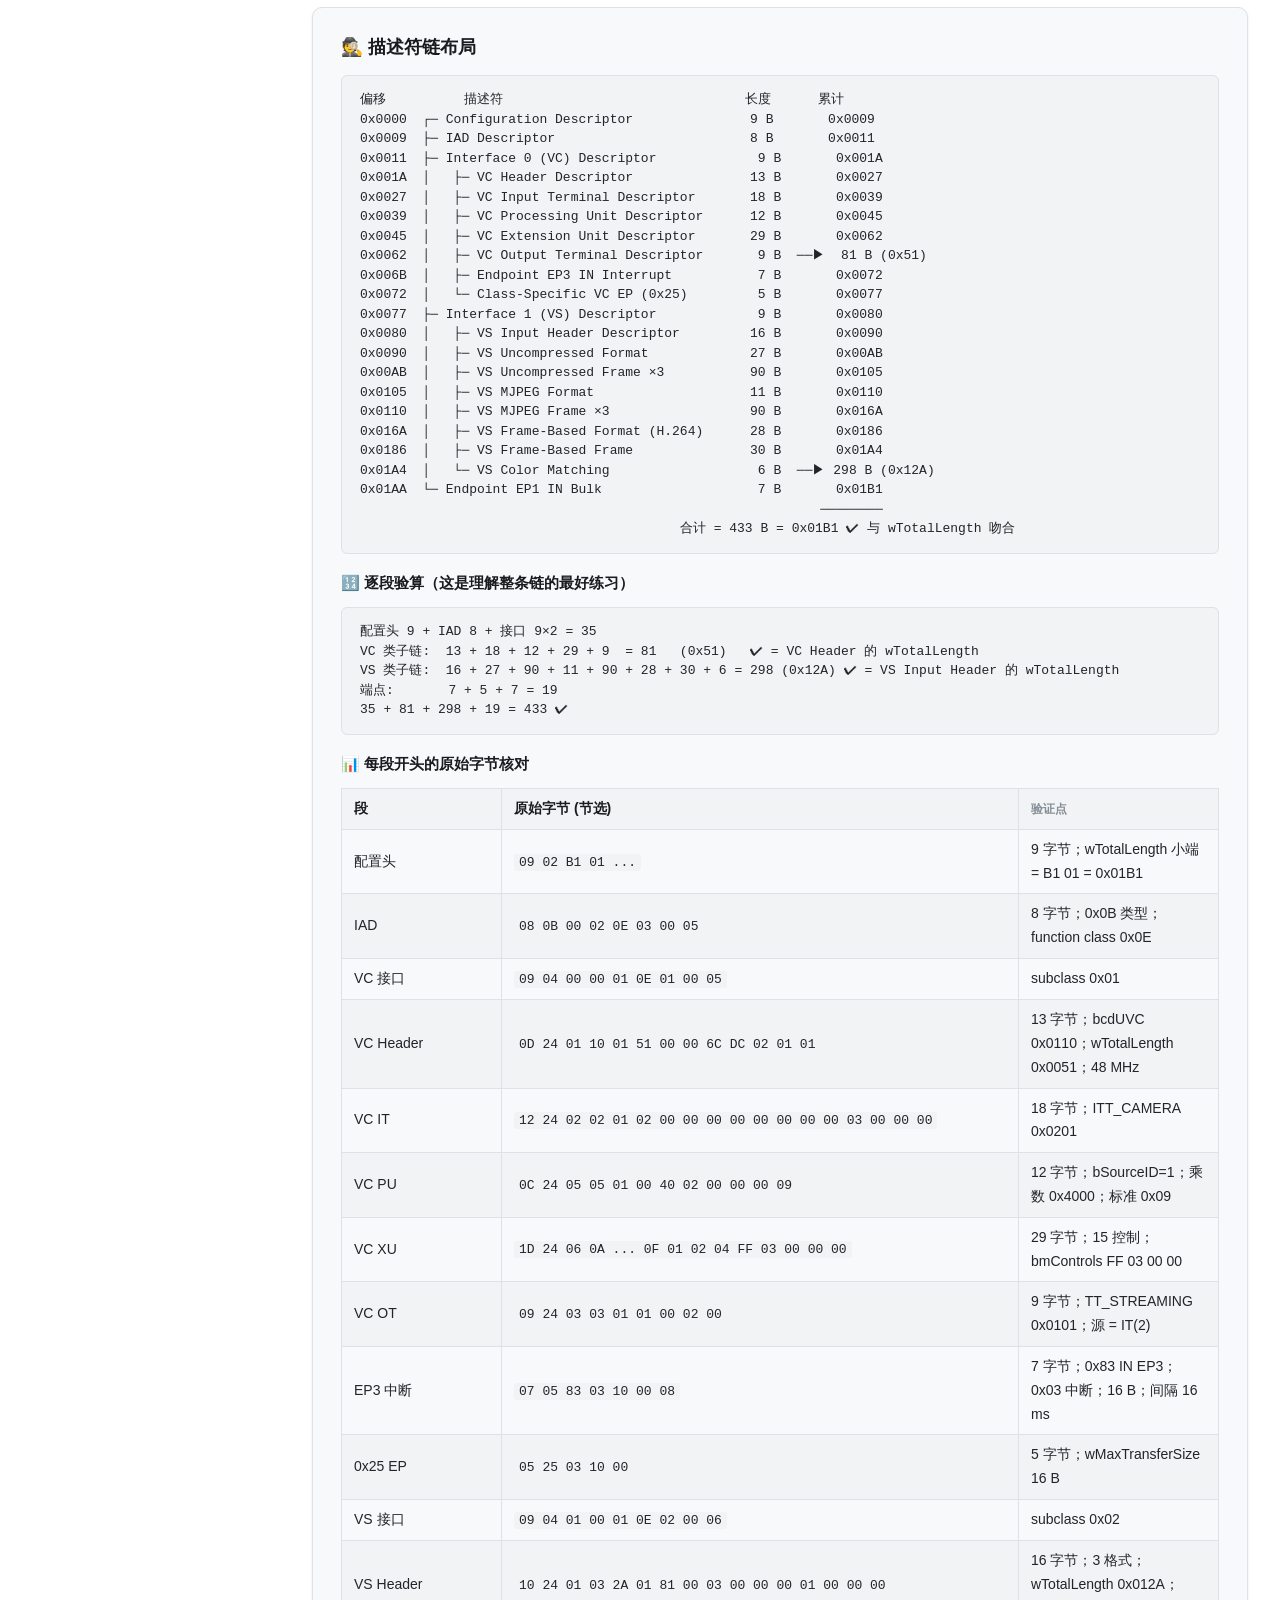
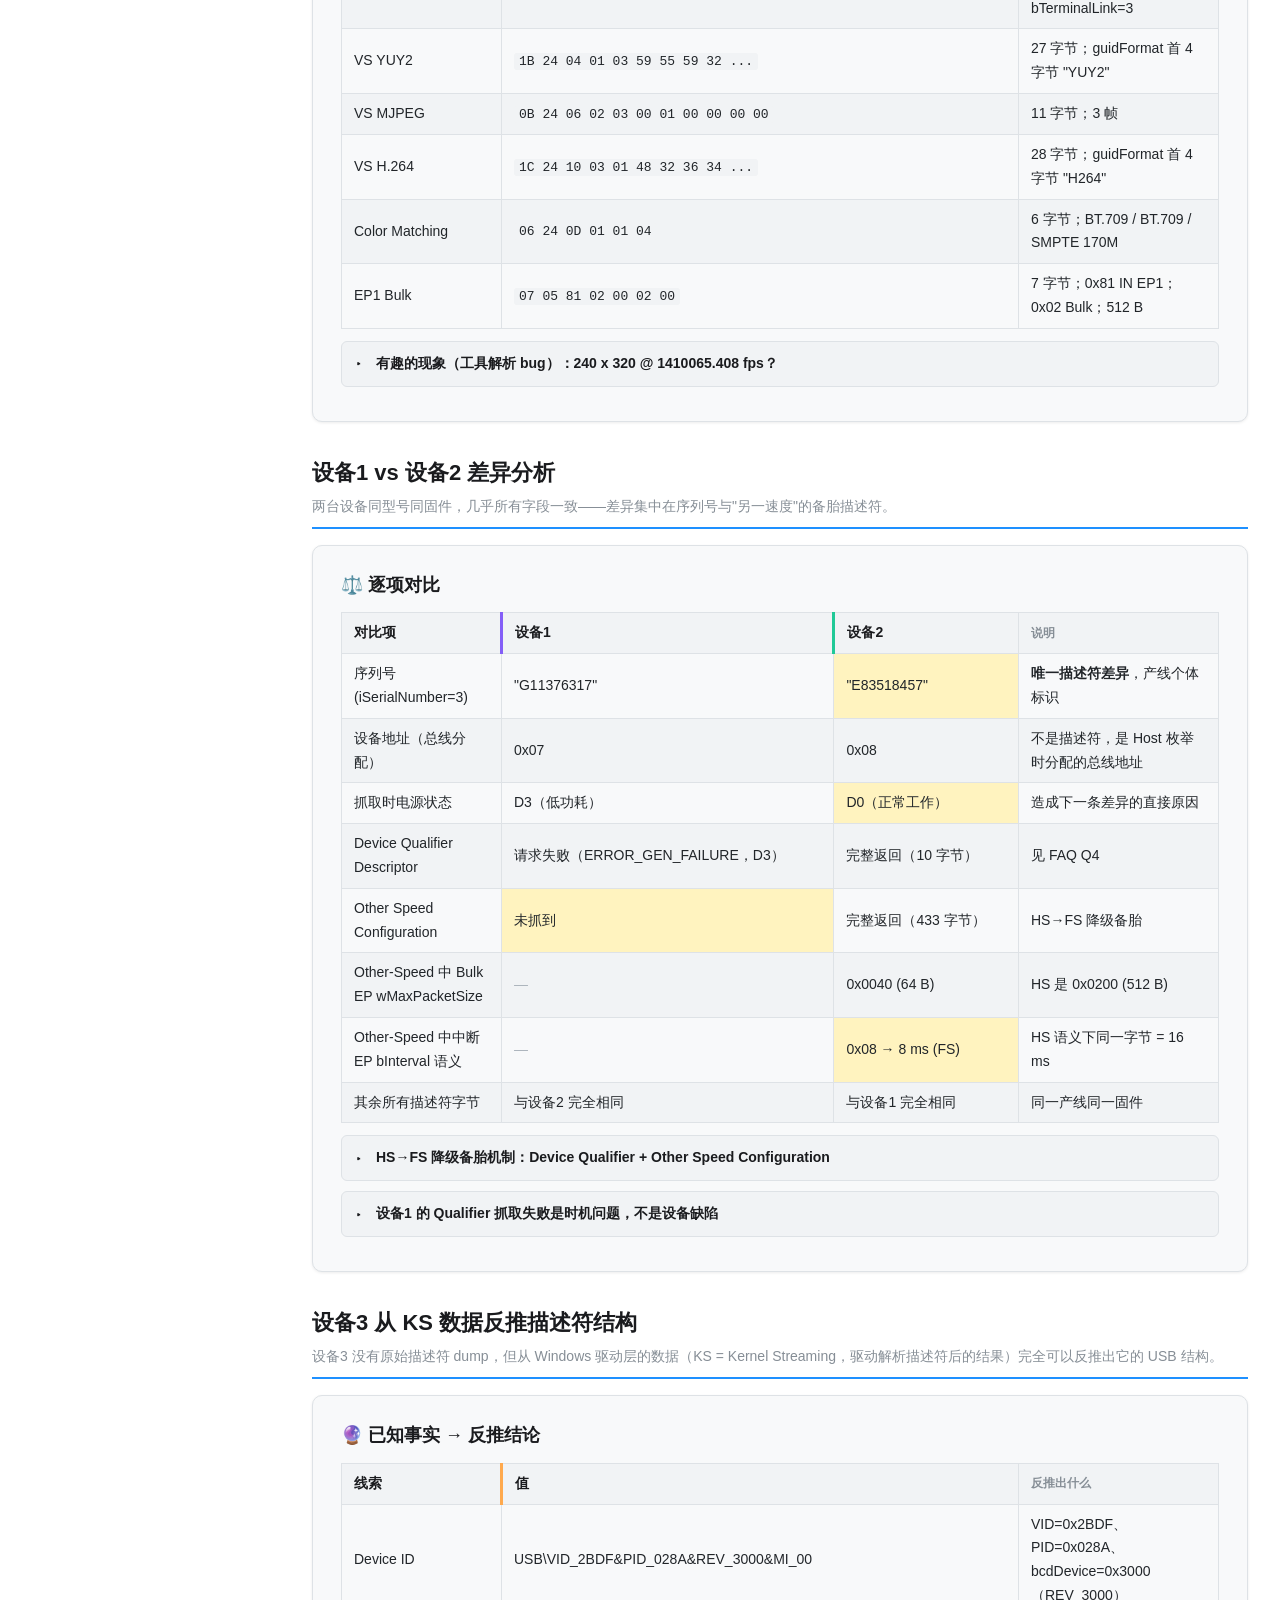
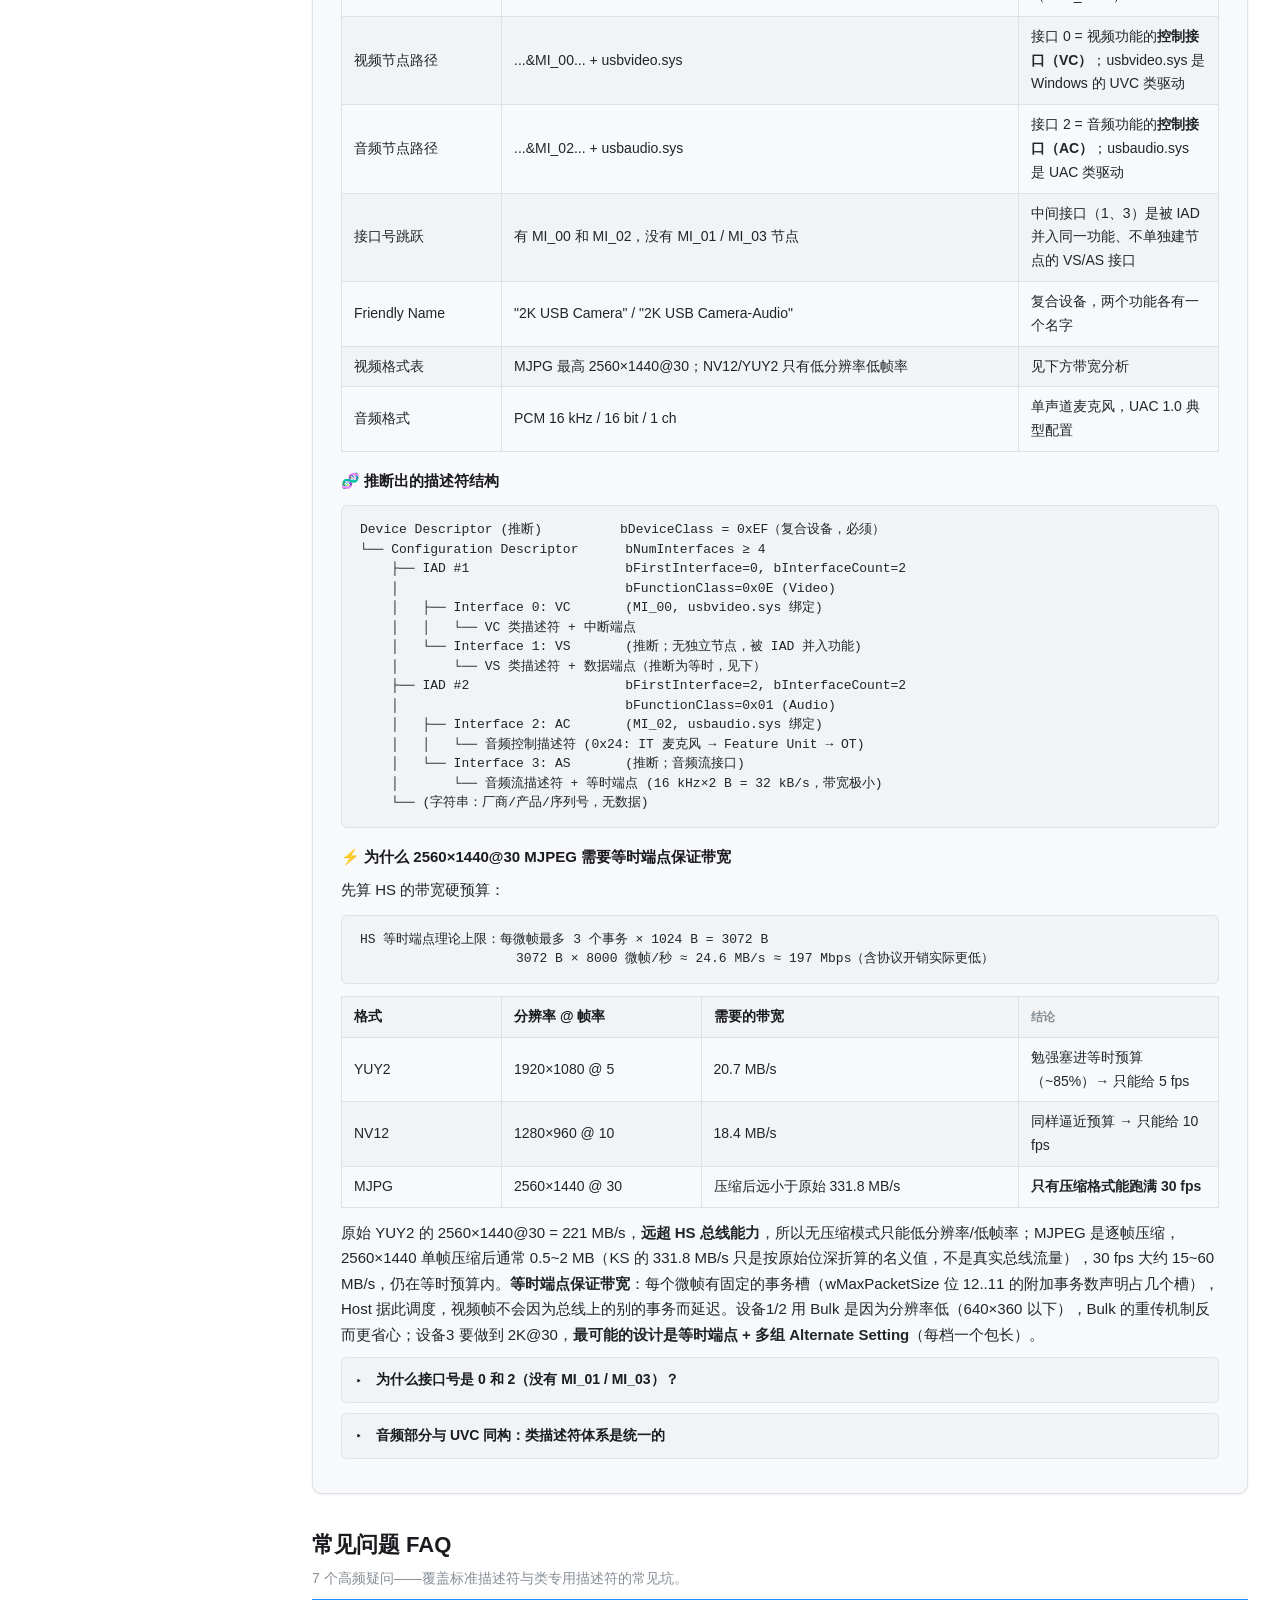
<file: CCNotes/USB/descriptor-viewer.html>
<!DOCTYPE html>
<html lang="zh-CN">
<head>
<meta charset="UTF-8">
<meta name="viewport" content="width=device-width, initial-scale=1.0">
<title>USB 描述符实战剖析 — 三设备对比</title>
<style>
/* ===== CSS Variables & Theme ===== */
:root {
  /* Base — same palette as usb-notes.html */
  --bg: #ffffff;
  --card-bg: #f8f9fa;
  --text: #212529;
  --text-muted: #868e96;
  --code-bg: #f1f3f5;
  --border: #dee2e6;
  --sidebar-bg: #f8f9fa;
  --sidebar-text: #212529;
  --heading: #1a1b1e;
  --color-sync-pid: #1e90ff;
  --color-addr: #20c997;
  --color-data: #ffa94d;
  --color-crc: #845ef7;
  --color-eop: #adb5bd;
  --color-frame: #51cf66;
  --svg-line: #495057;
  --svg-text: #212529;
  --svg-fill: #f8f9fa;
  --table-stripe: #f1f3f5;
  --shadow: 0 1px 3px rgba(0,0,0,0.08);
  --card-hover-shadow: 0 2px 8px rgba(0,0,0,0.12);
  --txn-control: #845ef7;
  --txn-interrupt: #ff6b6b;
  --txn-bulk: #20c997;
  --txn-isoch: #51cf66;
  --txn-sof: #adb5bd;
  --txn-nak: #ffa94d;
  /* New variables for this page */
  --diff-highlight: #fff3bf;
  --diff-highlight-dark: #3d3520;
  --missing: #adb5bd;
  --missing-dark: #6c757d;
  --dev1-accent: #845ef7;
  --dev2-accent: #20c997;
  --dev3-accent: #ffa94d;
}

.dark {
  --bg: #1a1b1e;
  --card-bg: #2c2e33;
  --text: #e9ecef;
  --text-muted: #868e96;
  --code-bg: #25262b;
  --border: #495057;
  --sidebar-bg: #212529;
  --sidebar-text: #e9ecef;
  --heading: #f8f9fa;
  --color-sync-pid: #8ab4f8;
  --color-addr: #63e6be;
  --color-data: #ffc078;
  --color-crc: #b197fc;
  --color-eop: #dee2e6;
  --color-frame: #69db7c;
  --svg-line: #adb5bd;
  --svg-text: #e9ecef;
  --svg-fill: #2c2e33;
  --table-stripe: #25262b;
  --shadow: 0 1px 3px rgba(0,0,0,0.3);
  --card-hover-shadow: 0 2px 8px rgba(0,0,0,0.5);
  --txn-control: #b197fc;
  --txn-interrupt: #ff8787;
  --txn-bulk: #63e6be;
  --txn-isoch: #69db7c;
  --txn-sof: #dee2e6;
  --txn-nak: #ffc078;
  --diff-highlight: #3d3520;
  --diff-highlight-dark: #3d3520;
  --missing: #6c757d;
  --missing-dark: #6c757d;
  --dev1-accent: #b197fc;
  --dev2-accent: #63e6be;
  --dev3-accent: #ffc078;
}

/* ===== Reset & Base ===== */
*, *::before, *::after { box-sizing: border-box; margin: 0; padding: 0; }
html { scroll-behavior: smooth; scroll-padding-top: 20px; }
body {
  font-family: -apple-system, BlinkMacSystemFont, 'Segoe UI', 'Noto Sans SC', sans-serif;
  font-size: 15px; line-height: 1.7; color: var(--text);
  background: var(--bg);
  display: grid;
  grid-template-columns: 280px 1fr;
  min-height: 100vh;
}

/* ===== Sidebar ===== */
.sidebar {
  position: fixed; top: 0; left: 0; width: 280px; height: 100vh;
  background: var(--sidebar-bg); border-right: 1px solid var(--border);
  overflow-y: auto; padding: 20px 16px; z-index: 10;
}
.sidebar h2 { font-size: 16px; margin-bottom: 16px; color: var(--heading); }
.sidebar .nav-section { margin-bottom: 12px; }
.sidebar .nav-section > summary {
  cursor: pointer; font-weight: 600; font-size: 14px; padding: 4px 0;
  color: var(--heading); list-style: none;
  display: flex; align-items: center; gap: 6px;
}
.sidebar .nav-section > summary::-webkit-details-marker { display: none; }
.sidebar .nav-section > summary::before {
  content: '▸'; font-size: 10px; transition: transform 0.2s;
  display: inline-block; width: 12px;
}
.sidebar .nav-section[open] > summary::before { transform: rotate(90deg); }
.sidebar .nav-link {
  display: block; padding: 3px 0 3px 24px; font-size: 13px;
  color: var(--text-muted); text-decoration: none; border-radius: 4px;
  transition: color 0.15s, background 0.15s;
}
.sidebar .nav-link:hover, .sidebar .nav-link.active {
  color: var(--color-sync-pid); background: rgba(30,144,255,0.08);
}
.sidebar .dev-legend { margin-top: 20px; padding-top: 16px; border-top: 1px solid var(--border); }
.sidebar .dev-legend .dev-dot {
  display: flex; align-items: center; gap: 8px; font-size: 12px; margin-bottom: 6px;
}
.sidebar .dev-legend .dev-dot .dot { width: 10px; height: 10px; border-radius: 50%; flex-shrink: 0; }

/* Theme toggle */
.theme-toggle {
  display: inline-flex; align-items: center; gap: 6px;
  padding: 4px 10px; border: 1px solid var(--border); border-radius: 14px;
  cursor: pointer; font-size: 13px; color: var(--text-muted);
  background: var(--code-bg); margin-bottom: 16px;
  transition: background 0.2s;
}
.theme-toggle:hover { background: var(--border); }

/* ===== Main ===== */
.main { grid-column: 2; padding: 24px 32px 80px; max-width: 1200px; }

/* ===== Cards ===== */
.card {
  background: var(--card-bg); border: 1px solid var(--border);
  border-radius: 10px; padding: 24px 28px; margin-bottom: 20px;
  box-shadow: var(--shadow);
}
.card:hover { box-shadow: var(--card-hover-shadow); }
.card h3 { font-size: 18px; color: var(--heading); margin-bottom: 12px; }
.card h4 { font-size: 15px; color: var(--heading); margin: 16px 0 8px; }
.card p { margin-bottom: 10px; color: var(--text); }
.card code {
  background: var(--code-bg); padding: 1px 5px; border-radius: 3px;
  font-family: 'Cascadia Code', 'Fira Code', 'Consolas', monospace; font-size: 13px;
}
.card pre {
  background: var(--code-bg); padding: 14px 18px; border-radius: 6px;
  overflow-x: auto; margin: 12px 0; font-size: 13px; line-height: 1.5;
  border: 1px solid var(--border);
}
.card pre code { background: none; padding: 0; }

/* ===== Tables ===== */
.card table {
  width: 100%; border-collapse: collapse; margin: 12px 0;
  font-size: 14px;
}
.card table th, .card table td {
  padding: 8px 12px; border: 1px solid var(--border); text-align: left;
}
.card table th { background: var(--code-bg); font-weight: 600; color: var(--heading); }
.card table tr:nth-child(even) td { background: var(--table-stripe); }

/* ===== Comparison Table (3-column) ===== */
.cmp-table { width: 100%; border-collapse: collapse; margin: 12px 0; font-size: 13px; }
.cmp-table th, .cmp-table td {
  padding: 6px 10px; border: 1px solid var(--border); text-align: left;
}
.cmp-table th { background: var(--code-bg); font-weight: 600; color: var(--heading); }
.cmp-table .col-field { width: 160px; }
.cmp-table .col-dev1 { width: auto; border-left: 3px solid var(--dev1-accent); }
.cmp-table .col-dev2 { width: auto; border-left: 3px solid var(--dev2-accent); }
.cmp-table .col-dev3 { width: auto; border-left: 3px solid var(--dev3-accent); }
.cmp-table .col-note { width: 200px; font-size: 12px; color: var(--text-muted); }
.cmp-table .row-diff { background: var(--diff-highlight); }
.dark .cmp-table .row-diff { background: var(--diff-highlight-dark); }
.cmp-table .row-missing { color: var(--missing); font-style: italic; }
.dark .cmp-table .row-missing { color: var(--missing-dark); }

/* ===== Descriptor Byte-Map ===== */
.desc-byte-map {
  display: flex; border-radius: 6px; overflow: hidden;
  margin: 12px 0; border: 1px solid var(--border);
  font-family: 'Consolas', 'Cascadia Code', monospace; font-size: 11px;
}
.desc-byte-map .dcell {
  flex-shrink: 0; padding: 6px 2px; text-align: center;
  cursor: default; transition: filter 0.15s;
  border-right: 1px solid rgba(255,255,255,0.25);
  display: flex; flex-direction: column; align-items: center; gap: 1px;
  min-width: 0;
}
.desc-byte-map .dcell:last-child { border-right: none; }
.desc-byte-map .dcell:hover { filter: brightness(1.15); }
.dcell .doff { font-size: 9px; color: rgba(255,255,255,0.6); }
.dcell .dval { font-size: 10px; font-weight: 600; color: #fff; }
.dcell .dlabel { font-size: 9px; color: rgba(255,255,255,0.8); white-space: nowrap; }
/* 15 dc-bg-* classes — same as usb-notes.html */
.dc-bg-bglen   { background: var(--color-sync-pid); }
.dc-bg-bgtype  { background: var(--color-crc); }
.dc-bg-bcd     { background: var(--color-frame); }
.dc-bg-class   { background: var(--color-eop); }
.dc-bg-ep0     { background: var(--color-addr); }
.dc-bg-vidpid  { background: var(--color-data); }
.dc-bg-str     { background: var(--color-sync-pid); opacity:0.7; }
.dc-bg-config  { background: var(--color-crc); opacity:0.7; }
.dc-bg-iface   { background: var(--color-addr); }
.dc-bg-ep      { background: var(--color-data); opacity:0.8; }
.dc-bg-attr    { background: var(--color-crc); }
.dc-bg-power   { background: var(--color-frame); opacity:0.7; }
.dc-bg-ialt    { background: var(--txn-interrupt); }
.dc-bg-nep     { background: var(--color-eop); opacity:0.7; }
.dc-bg-qual    { background: var(--color-sync-pid); opacity:0.5; }
.dc-bg-rsvd    { background: var(--text-muted); }
/* Additional bg classes for this page */
.dc-bg-uvc     { background: var(--dev1-accent); opacity: 0.8; }
.dc-bg-audio   { background: var(--dev3-accent); opacity: 0.8; }

/* ===== Foldable Details ===== */
.txn-fold {
  margin: 10px 0; padding: 10px 14px;
  background: var(--code-bg); border: 1px solid var(--border);
  border-radius: 6px; cursor: pointer;
  transition: background 0.15s, border-color 0.15s;
}
.txn-fold:hover { background: var(--table-stripe); border-color: var(--color-sync-pid); }
.txn-fold > summary {
  font-weight: 600; font-size: 14px; color: var(--heading); list-style: none;
  display: flex; align-items: center; gap: 6px;
}
.txn-fold > summary::-webkit-details-marker { display: none; }
.txn-fold > summary::before {
  content: '▸'; font-size: 10px; transition: transform 0.2s;
  display: inline-block; width: 14px;
}
.txn-fold[open] > summary::before { transform: rotate(90deg); }
.txn-fold .fold-content { padding-top: 10px; }

/* ===== Breadcrumb ===== */
.breadcrumb {
  display: flex; align-items: center; gap: 6px; flex-wrap: wrap;
  padding: 10px 14px; margin-bottom: 20px;
  background: var(--code-bg); border: 1px solid var(--border);
  border-radius: 6px; font-size: 13px;
}
.breadcrumb .crumb { color: var(--color-sync-pid); text-decoration: none; }
.breadcrumb .crumb:hover { text-decoration: underline; }
.breadcrumb .crumb-sep { color: var(--text-muted); }
.breadcrumb .crumb-current { color: var(--text); font-weight: 600; }

/* ===== Section Header ===== */
.section-header {
  margin: 32px 0 16px; padding-bottom: 8px;
  border-bottom: 2px solid var(--color-sync-pid);
}
.section-header h2 { font-size: 22px; color: var(--heading); }
.section-header .section-desc { font-size: 14px; color: var(--text-muted); margin-top: 4px; }

/* ===== Responsive ===== */
@media (max-width: 768px) {
  body { grid-template-columns: 1fr; }
  .sidebar { display: none; }
  .main { grid-column: 1; padding: 16px; }
}
</style>
</head>
<body>
<!-- Sidebar placeholder -->
<nav class="sidebar" id="sidebar">
  <h2>📋 USB 描述符剖析</h2>
  <button class="theme-toggle" id="themeToggle" title="切换暗色/亮色模式">🌓 主题</button>
  <details class="nav-section" open>
    <summary>🔧 标准描述符</summary>
    <a class="nav-link" href="#desc-device">Device Descriptor (18B)</a>
    <a class="nav-link" href="#desc-config">Configuration Descriptor (9B)</a>
    <a class="nav-link" href="#desc-iad">IAD Descriptor (8B)</a>
    <a class="nav-link" href="#desc-interface-vc">Interface — VC (9B)</a>
    <a class="nav-link" href="#desc-interface-vs">Interface — VS (9B)</a>
    <a class="nav-link" href="#desc-endpoint-int">Endpoint — Interrupt IN</a>
    <a class="nav-link" href="#desc-endpoint-bulk">Endpoint — Bulk IN</a>
  </details>

  <details class="nav-section">
    <summary>🎯 类专用描述符</summary>
    <a class="nav-link" href="#class-mechanism">0x24/0x25 分发机制</a>
    <a class="nav-link" href="#uvc-vc-header">UVC VC Header 拆解</a>
    <a class="nav-link" href="#uvc-topology">UVC 拓扑图</a>
    <a class="nav-link" href="#uvc-subtypes">UVC 子类型码速查</a>
  </details>

  <details class="nav-section">
    <summary>⚔️ 综合实战</summary>
    <a class="nav-link" href="#trace-dev1">设备1 433B 全链追踪</a>
    <a class="nav-link" href="#diff-dev1-dev2">设备1 vs 设备2 差异</a>
    <a class="nav-link" href="#infer-dev3">设备3 KS反推</a>
  </details>

  <details class="nav-section">
    <summary>❓ FAQ</summary>
    <a class="nav-link" href="#faq">7 个常见问题</a>
  </details>

  <div class="dev-legend">
    <div style="font-size:13px;font-weight:600;color:var(--heading);margin-bottom:8px;">设备颜色标识</div>
    <div class="dev-dot"><span class="dot" style="background:var(--dev1-accent);"></span> 设备1 HikCamera #1</div>
    <div class="dev-dot"><span class="dot" style="background:var(--dev2-accent);"></span> 设备2 HikCamera #2</div>
    <div class="dev-dot"><span class="dot" style="background:var(--dev3-accent);"></span> 设备3 2K Camera</div>
  </div>
</nav>

<!-- Main content placeholder -->
<main class="main" id="mainContent">
  <div class="section-header" id="desc-device">
    <h2>Device Descriptor (设备描述符) — 18 字节</h2>
    <p class="section-desc">设备级别的"身份证"。每个 USB 设备有且仅有一个 Device Descriptor。</p>
  </div>

  <div class="card">
    <h3>📐 标准 byte-map</h3>
    <div class="desc-byte-map">
      <div class="dcell dc-bg-bglen" style="flex:1"><span class="doff">0</span><span class="dval">0x12</span><span class="dlabel">bLength</span></div>
      <div class="dcell dc-bg-bgtype" style="flex:1"><span class="doff">1</span><span class="dval">0x01</span><span class="dlabel">bDescType</span></div>
      <div class="dcell dc-bg-bcd" style="flex:2"><span class="doff">2-3</span><span class="dval">bcdUSB</span><span class="dlabel">USB版本</span></div>
      <div class="dcell dc-bg-class" style="flex:1"><span class="doff">4</span><span class="dval">bDevCls</span><span class="dlabel">设备类</span></div>
      <div class="dcell dc-bg-class" style="flex:1"><span class="doff">5</span><span class="dval">bDevSub</span><span class="dlabel">子类</span></div>
      <div class="dcell dc-bg-class" style="flex:1"><span class="doff">6</span><span class="dval">bDevProt</span><span class="dlabel">协议</span></div>
      <div class="dcell dc-bg-ep0" style="flex:1"><span class="doff">7</span><span class="dval">EP0Max</span><span class="dlabel">EP0包大小</span></div>
      <div class="dcell dc-bg-vidpid" style="flex:2"><span class="doff">8-9</span><span class="dval">idVendor</span><span class="dlabel">VID</span></div>
      <div class="dcell dc-bg-vidpid" style="flex:2"><span class="doff">10-11</span><span class="dval">idProduct</span><span class="dlabel">PID</span></div>
      <div class="dcell dc-bg-bcd" style="flex:2"><span class="doff">12-13</span><span class="dval">bcdDevice</span><span class="dlabel">设备版本</span></div>
      <div class="dcell dc-bg-str" style="flex:1"><span class="doff">14</span><span class="dval">iManuf</span><span class="dlabel">制造商</span></div>
      <div class="dcell dc-bg-str" style="flex:1"><span class="doff">15</span><span class="dval">iProd</span><span class="dlabel">产品名</span></div>
      <div class="dcell dc-bg-str" style="flex:1"><span class="doff">16</span><span class="dval">iSerial</span><span class="dlabel">序列号</span></div>
      <div class="dcell dc-bg-config" style="flex:1"><span class="doff">17</span><span class="dval">nConf</span><span class="dlabel">配置数</span></div>
    </div>

    <h4>📊 三设备对照表</h4>
    <table class="cmp-table">
      <thead>
        <tr><th class="col-field">字段 (Offset)</th><th class="col-dev1">设备1 (HikCamera #1)</th><th class="col-dev2">设备2 (HikCamera #2)</th><th class="col-dev3">设备3 (2K Camera)</th><th class="col-note">解读</th></tr>
      </thead>
      <tbody>
        <tr><td>bLength (0)</td><td>0x12 (18)</td><td>0x12 (18)</td><td class="row-missing">无数据</td><td>USB spec 规定 Device Descriptor 固定 18 字节</td></tr>
        <tr><td>bDescriptorType (1)</td><td>0x01</td><td>0x01</td><td class="row-missing">无数据</td><td>0x01 = Device Descriptor</td></tr>
        <tr><td>bcdUSB (2-3)</td><td>0x0200 (USB 2.0)</td><td>0x0200 (USB 2.0)</td><td class="row-missing">无数据</td><td>BCD 编码，0x0200=2.0。不能直接当整数比较</td></tr>
        <tr><td>bDeviceClass (4)</td><td>0xEF (Misc)</td><td>0xEF (Misc)</td><td class="row-missing">无数据</td><td>⚠️ 为什么不是 0x0E(Video)？见下方详解</td></tr>
        <tr><td>bDeviceSubClass (5)</td><td>0x02</td><td>0x02</td><td class="row-missing">无数据</td><td>0xEF+0x02+0x01 = IAD 模式</td></tr>
        <tr><td>bDeviceProtocol (6)</td><td>0x01 (IAD)</td><td>0x01 (IAD)</td><td class="row-missing">无数据</td><td>告诉 Host：用 IAD 而非逐个 Interface 解析</td></tr>
        <tr><td>bMaxPacketSize0 (7)</td><td>0x40 (64B)</td><td>0x40 (64B)</td><td class="row-missing">无数据</td><td>HS 设备 EP0 固定 64 字节。FS 可选 8/16/32/64</td></tr>
        <tr><td>idVendor (8-9)</td><td>0x2BDF (Hikvision)</td><td>0x2BDF (Hikvision)</td><td>0x2BDF（推断自 Device ID）</td><td>三台设备同一厂商，VID 由 USB-IF 分配</td></tr>
        <tr><td>idProduct (10-11)</td><td>0x0101</td><td>0x0101</td><td>0x028A（推断自 Device ID）</td><td>PID 不同 → 不同产品型号。设备1&2 同型号</td></tr>
        <tr><td>bcdDevice (12-13)</td><td>0x0409</td><td>0x0409</td><td>0x3000（推断自 REV_3000）</td><td>设备版本号 4.09，固件版本标识</td></tr>
        <tr><td>iManufacturer (14)</td><td>0x01 → "HIK"</td><td>0x01 → "HIK"</td><td class="row-missing">无数据</td><td>指向 String Descriptor 1</td></tr>
        <tr><td>iProduct (15)</td><td>0x02 → "HikCamera"</td><td>0x02 → "HikCamera"</td><td class="row-missing">无数据</td><td>指向 String Descriptor 2</td></tr>
        <tr><td>iSerialNumber (16)</td><td>0x03 → "G11376317"</td><td class="row-diff">0x03 → "E83518457"</td><td class="row-missing">无数据</td><td>⚠️ 同型号不同序列号——唯一差异字段</td></tr>
        <tr><td>bNumConfigurations (17)</td><td>0x01</td><td>0x01</td><td class="row-missing">无数据</td><td>仅 1 套配置</td></tr>
      </tbody>
    </table>

    <h4>🔍 关键字段深入</h4>

    <details class="txn-fold">
      <summary>bDeviceClass = 0xEF 而不是 0x0E：为什么要"绕路"？</summary>
      <div class="fold-content">
        <p>USB spec 规定：如果设备在 Device Descriptor 层面声明了设备类（如 0x0E=Video），那么该设备的<strong>所有 Interface</strong> 都必须属于该类。但我们的设备 3 既有 Camera (Video) 又有 Audio，是复合设备。即使设备 1&2 只有 Video，海康也统一用了 IAD 模式——这是现代 USB 复合设备的最佳实践。</p>
        <p><code>bDeviceClass=0xEF</code> + <code>bDeviceSubClass=0x02</code> + <code>bDeviceProtocol=0x01</code> 的组合告诉 Host："别在 Device 层面判断我的类型，去读 IAD Descriptor。"</p>
        <p>好处：每个 Interface 可以有自己的 Class/SubClass/Protocol，由 IAD 将多个 Interface 绑定为一个"功能"。例如 UVC 摄像头 = VC Interface + VS Interface，由 IAD 声明这两个是一体的。</p>
      </div>
    </details>

    <details class="txn-fold">
      <summary>bMaxPacketSize0 = 0x40 (64 字节)：HS 设备的"硬编码"选择</summary>
      <div class="fold-content">
        <p>EP0 是控制端点，用于枚举阶段的描述符请求和标准请求。USB 2.0 spec 规定：</p>
        <ul>
          <li>FS 设备：EP0 最大包可选 8、16、32 或 64 字节</li>
          <li><strong>HS 设备：EP0 最大包固定 64 字节</strong></li>
        </ul>
        <p>为什么 HS 固定 64？因为枚举阶段 Host 还不知道设备速度（枚举第一步就是读 Device Descriptor 前 8 字节来判断），HS 设备在这之前就已经被 Hub 检测为 HS 了，Host 直接用 64 字节包通信。</p>
      </div>
    </details>

    <details class="txn-fold">
      <summary>VID/PID 的 Little-Endian 陷阱</summary>
      <div class="fold-content">
        <p>USB 描述符中所有多字节字段都是 <strong>Little-Endian</strong>（小端序）。<code>idVendor = 0x2BDF</code> 在描述符中的实际字节序列是 <code>DF 2B</code>（低字节在前）。</p>
        <p>这是 USB 新手最容易踩的坑——如果你用 hexdump 看到 <code>DF 2B</code>，不要读成 <code>0xDF2B</code>。</p>
        <p>同理：<code>bcdUSB = 0x0200</code> 在字节流中是 <code>00 02</code>，<code>idProduct = 0x0101</code> 是 <code>01 01</code>。</p>
      </div>
    </details>
  </div>

  <!-- ===== Task 5: Config / IAD / Interface / Endpoint sections ===== -->

  <div class="section-header" id="desc-config">
    <h2>Configuration Descriptor (配置描述符) — 9 字节</h2>
    <p class="section-desc">定义设备的"运行模式"：功耗、接口数量、自供电/总线供电。</p>
  </div>

  <div class="card">
    <h3>📐 标准 byte-map</h3>
    <div class="desc-byte-map">
      <div class="dcell dc-bg-bglen" style="flex:1"><span class="doff">0</span><span class="dval">0x09</span><span class="dlabel">bLength</span></div>
      <div class="dcell dc-bg-bgtype" style="flex:1"><span class="doff">1</span><span class="dval">0x02</span><span class="dlabel">bDescType</span></div>
      <div class="dcell dc-bg-bcd" style="flex:2"><span class="doff">2-3</span><span class="dval">0x01B1</span><span class="dlabel">wTotalLength</span></div>
      <div class="dcell dc-bg-iface" style="flex:1"><span class="doff">4</span><span class="dval">0x02</span><span class="dlabel">bNumInterfaces</span></div>
      <div class="dcell dc-bg-config" style="flex:1"><span class="doff">5</span><span class="dval">0x01</span><span class="dlabel">bConfigValue</span></div>
      <div class="dcell dc-bg-class" style="flex:1"><span class="doff">6</span><span class="dval">0x04</span><span class="dlabel">iConfiguration</span></div>
      <div class="dcell dc-bg-attr" style="flex:1"><span class="doff">7</span><span class="dval">0xC0</span><span class="dlabel">bmAttributes</span></div>
      <div class="dcell dc-bg-power" style="flex:1"><span class="doff">8</span><span class="dval">0x01</span><span class="dlabel">MaxPower</span></div>
    </div>

    <h4>📊 三设备对照表</h4>
    <table class="cmp-table">
      <thead>
        <tr><th class="col-field">字段 (Offset)</th><th class="col-dev1">设备1 (HikCamera #1)</th><th class="col-dev2">设备2 (HikCamera #2)</th><th class="col-dev3">设备3 (2K Camera)</th><th class="col-note">解读</th></tr>
      </thead>
      <tbody>
        <tr><td>bLength (0)</td><td>0x09</td><td>0x09</td><td class="row-missing">无数据</td><td>标准 9 字节</td></tr>
        <tr><td>bDescriptorType (1)</td><td>0x02</td><td>0x02</td><td class="row-missing">无数据</td><td>0x02 = Configuration</td></tr>
        <tr><td>wTotalLength (2-3)</td><td>0x01B1 (433B)</td><td>0x01B1 (433B)</td><td class="row-missing">无数据</td><td>⚠️ 整个描述符链 433 字节——远超 9B Config 自身</td></tr>
        <tr><td>bNumInterfaces (4)</td><td>0x02</td><td>0x02</td><td class="row-missing">无数据</td><td>2 个 Interface (VC + VS)</td></tr>
        <tr><td>bConfigurationValue (5)</td><td>0x01</td><td>0x01</td><td class="row-missing">无数据</td><td>SetConfiguration(1) 激活此配置</td></tr>
        <tr><td>iConfiguration (6)</td><td>0x04 → "Config 1"</td><td>0x04 → "Config 1"</td><td class="row-missing">无数据</td><td>指向 String Descriptor 4</td></tr>
        <tr><td>bmAttributes (7)</td><td>0xC0</td><td>0xC0</td><td class="row-missing">无数据</td><td>bit7=1(必须), bit6=1(自供电), bit5=0(不支持远程唤醒)</td></tr>
        <tr><td>MaxPower (8)</td><td>0x01 (2mA)</td><td>0x01 (2mA)</td><td class="row-missing">无数据</td><td>⚠️ 自供电设备只需 2mA——实际功耗远超此值</td></tr>
      </tbody>
    </table>

    <details class="txn-fold">
      <summary>wTotalLength = 433 字节：描述符链的"总账本"</summary>
      <div class="fold-content">
        <p>Host 通过 <code>GetDescriptor(Configuration)</code> 一次性读回整个描述符链，长度由 wTotalLength 告知。设备1&2 的 433 字节包括：Config(9) + IAD(8) + Interface(9)×2 + VC Header(13) + Input Terminal(18) + Processing Unit(12) + Extension Unit(29) + Output Terminal(9) + 中断端点(7) + 类专用 0x25 端点(5) + Bulk 端点(7) + VS Input Header(16) + 3 种 Format Type(27+11+28) + 7 个 Frame Type(30×7) + Color Matching(6)。</p>
        <p>所以抓包时看到的"配置描述符"请求一次回 433 字节——它其实包含了一整棵描述符树。</p>
      </div>
    </details>

    <details class="txn-fold">
      <summary>bmAttributes bit7 必须为 1：USB spec 的历史遗留</summary>
      <div class="fold-content">
        <p>USB spec 规定 bmAttributes 的 bit7 保留且必须置 1。虽然这个 bit 从未被使用，但所有符合 spec 的设备都必须设置它。如果你在抓包时看到 bmAttributes=0x40（bit7=0），那是设备固件的 bug。</p>
        <p>bit6=1 表示自供电（有自己的电源适配器），bit5=0 表示不支持远程唤醒（Host 不能通过网络/按键唤醒此设备）。</p>
      </div>
    </details>
  </div>

  <div class="section-header" id="desc-iad">
    <h2>IAD Descriptor (接口关联描述符) — 8 字节</h2>
    <p class="section-desc">把多个 Interface 捆绑为一个"功能"（Function）——复合设备的分组声明。</p>
  </div>

  <div class="card">
    <h3>📐 标准 byte-map</h3>
    <div class="desc-byte-map">
      <div class="dcell dc-bg-bglen" style="flex:1"><span class="doff">0</span><span class="dval">0x08</span><span class="dlabel">bLength</span></div>
      <div class="dcell dc-bg-bgtype" style="flex:1"><span class="doff">1</span><span class="dval">0x0B</span><span class="dlabel">bDescType</span></div>
      <div class="dcell dc-bg-iface" style="flex:1"><span class="doff">2</span><span class="dval">0x00</span><span class="dlabel">bFirstInterface</span></div>
      <div class="dcell dc-bg-iface" style="flex:1"><span class="doff">3</span><span class="dval">0x02</span><span class="dlabel">bInterfaceCount</span></div>
      <div class="dcell dc-bg-uvc" style="flex:1"><span class="doff">4</span><span class="dval">0x0E</span><span class="dlabel">bFunctionClass</span></div>
      <div class="dcell dc-bg-uvc" style="flex:1"><span class="doff">5</span><span class="dval">0x03</span><span class="dlabel">bFunctionSubClass</span></div>
      <div class="dcell dc-bg-class" style="flex:1"><span class="doff">6</span><span class="dval">0x00</span><span class="dlabel">bFunctionProtocol</span></div>
      <div class="dcell dc-bg-str" style="flex:1"><span class="doff">7</span><span class="dval">0x05</span><span class="dlabel">iFunction</span></div>
    </div>

    <h4>📊 三设备对照表</h4>
    <table class="cmp-table">
      <thead>
        <tr><th class="col-field">字段 (Offset)</th><th class="col-dev1">设备1 (HikCamera #1)</th><th class="col-dev2">设备2 (HikCamera #2)</th><th class="col-dev3">设备3 (2K Camera)</th><th class="col-note">解读</th></tr>
      </thead>
      <tbody>
        <tr><td>bLength (0)</td><td>0x08</td><td>0x08</td><td class="row-missing">无数据</td><td>固定 8 字节</td></tr>
        <tr><td>bDescriptorType (1)</td><td>0x0B</td><td>0x0B</td><td class="row-missing">无数据</td><td>0x0B = Interface Association Descriptor</td></tr>
        <tr><td>bFirstInterface (2)</td><td>0x00</td><td>0x00</td><td class="row-missing">无数据</td><td>从 Interface 0 开始绑定</td></tr>
        <tr><td>bInterfaceCount (3)</td><td>0x02</td><td>0x02</td><td class="row-missing">无数据</td><td>捆绑 2 个接口 (VC + VS)</td></tr>
        <tr><td>bFunctionClass (4)</td><td>0x0E (Video)</td><td>0x0E (Video)</td><td class="row-missing">无数据</td><td>⚠️ 真正的"我是摄像头"声明在这里</td></tr>
        <tr><td>bFunctionSubClass (5)</td><td>0x03</td><td>0x03</td><td class="row-missing">无数据</td><td>0x03 = Video Interface Collection</td></tr>
        <tr><td>bFunctionProtocol (6)</td><td>0x00</td><td>0x00</td><td class="row-missing">无数据</td><td>PC_PROTOCOL_UNDEFINED</td></tr>
        <tr><td>iFunction (7)</td><td>0x05 → "UVC Camera"</td><td>0x05 → "UVC Camera"</td><td class="row-missing">无数据</td><td>功能名（String Descriptor 5）</td></tr>
      </tbody>
    </table>

    <details class="txn-fold">
      <summary>bFunctionClass = 0x0E (Video)：这里才是"我是摄像头"的官方声明</summary>
      <div class="fold-content">
        <p>Device Descriptor 里我们说过：设备层 <code>bDeviceClass=0xEF</code> 只是"绕路"信号。真正的类型声明在 IAD 里——<code>bFunctionClass=0x0E</code> 明确告诉 Host："这个功能是 Video 类"。</p>
        <p>设备3 既有 Camera 又有 Audio，是典型的多功能复合设备；即使设备1&2 只有视频，海康也统一用了 IAD 模式。Host 看到 Device Descriptor 的 0xEF/0x02/0x01 后，就知道要去解析 IAD，把 IAD 声明的接口组当作一个整体来加载驱动。</p>
      </div>
    </details>

    <details class="txn-fold">
      <summary>IAD 是 USB 2.0 才加入的描述符：它解决什么问题？</summary>
      <div class="fold-content">
        <p>USB 1.x 时代没有 IAD。复合设备只能在 Device Descriptor 里声明一个笼统的类，Host 无法得知哪些 Interface 属于同一个"功能"——比如带摄像头的音箱，Host 不知道 Interface 0 和 Interface 1 是一体的。</p>
        <p>USB 2.0 引入 IAD 作为"胶水"：把一段连续的 Interface 粘成一个 Function。Windows 从 XP SP1 开始支持，Linux 从 2.6.4 内核开始支持。如今几乎所有的 UVC 摄像头 + UAC 麦克风复合设备都用它。</p>
      </div>
    </details>
  </div>

  <div class="section-header" id="desc-interface-vc">
    <h2>Interface Descriptor — VC (接口描述符 · 视频控制) — 9 字节</h2>
    <p class="section-desc">视频控制接口——摄像头的"遥控器"：曝光、白平衡、变焦等控制请求全部走 EP0，只有 1 个中断事件端点。</p>
  </div>

  <div class="card">
    <h3>📐 标准 byte-map</h3>
    <div class="desc-byte-map">
      <div class="dcell dc-bg-bglen" style="flex:1"><span class="doff">0</span><span class="dval">0x09</span><span class="dlabel">bLength</span></div>
      <div class="dcell dc-bg-bgtype" style="flex:1"><span class="doff">1</span><span class="dval">0x04</span><span class="dlabel">bDescType</span></div>
      <div class="dcell dc-bg-iface" style="flex:1"><span class="doff">2</span><span class="dval">0x00</span><span class="dlabel">bInterfaceNum</span></div>
      <div class="dcell dc-bg-ialt" style="flex:1"><span class="doff">3</span><span class="dval">0x00</span><span class="dlabel">bAltSetting</span></div>
      <div class="dcell dc-bg-nep" style="flex:1"><span class="doff">4</span><span class="dval">0x01</span><span class="dlabel">bNumEndpoints</span></div>
      <div class="dcell dc-bg-uvc" style="flex:1"><span class="doff">5</span><span class="dval">0x0E</span><span class="dlabel">bInterfaceClass</span></div>
      <div class="dcell dc-bg-uvc" style="flex:1"><span class="doff">6</span><span class="dval">0x01</span><span class="dlabel">bInterfaceSubCls</span></div>
      <div class="dcell dc-bg-class" style="flex:1"><span class="doff">7</span><span class="dval">0x00</span><span class="dlabel">bInterfaceProt</span></div>
      <div class="dcell dc-bg-str" style="flex:1"><span class="doff">8</span><span class="dval">0x05</span><span class="dlabel">iInterface</span></div>
    </div>

    <h4>📊 三设备对照表</h4>
    <table class="cmp-table">
      <thead>
        <tr><th class="col-field">字段 (Offset)</th><th class="col-dev1">设备1 (HikCamera #1)</th><th class="col-dev2">设备2 (HikCamera #2)</th><th class="col-dev3">设备3 (2K Camera)</th><th class="col-note">解读</th></tr>
      </thead>
      <tbody>
        <tr><td>bLength (0)</td><td>0x09</td><td>0x09</td><td class="row-missing">无数据</td><td>标准 9 字节</td></tr>
        <tr><td>bDescriptorType (1)</td><td>0x04</td><td>0x04</td><td class="row-missing">无数据</td><td>0x04 = Interface Descriptor</td></tr>
        <tr><td>bInterfaceNumber (2)</td><td>0x00</td><td>0x00</td><td class="row-missing">无数据</td><td>Interface 0 —— IAD 绑定的第一个</td></tr>
        <tr><td>bAlternateSetting (3)</td><td>0x00</td><td>0x00</td><td class="row-missing">无数据</td><td>alt 0（VC 接口一般只有一个）</td></tr>
        <tr><td>bNumEndpoints (4)</td><td>0x01</td><td>0x01</td><td class="row-missing">无数据</td><td>1 个中断 IN 端点 (EP3)</td></tr>
        <tr><td>bInterfaceClass (5)</td><td>0x0E (Video)</td><td>0x0E (Video)</td><td class="row-missing">无数据</td><td>UVC 视频类</td></tr>
        <tr><td>bInterfaceSubClass (6)</td><td>0x01 (VC)</td><td>0x01 (VC)</td><td class="row-missing">无数据</td><td>0x01 = Video Control</td></tr>
        <tr><td>bInterfaceProtocol (7)</td><td>0x00</td><td>0x00</td><td class="row-missing">无数据</td><td>未定义协议</td></tr>
        <tr><td>iInterface (8)</td><td>0x05 → "UVC Camera"</td><td>0x05 → "UVC Camera"</td><td class="row-missing">无数据</td><td>接口名（String Descriptor 5）</td></tr>
      </tbody>
    </table>

    <details class="txn-fold">
      <summary>VC 接口 = 摄像头的"遥控器"：控制走 EP0，为什么还要中断端点？</summary>
      <div class="fold-content">
        <p>Video Control 接口不传输视频数据，职责是<strong>控制</strong>：曝光、白平衡、增益、变焦……这些操作通过 UVC 类专用请求（GET_CUR / SET_CUR 等）在 <strong>EP0</strong> 上完成，走控制传输。</p>
        <p>但有些事件是摄像头<strong>主动</strong>发起的——例如自动曝光调节完成、按键被按下。这些异步事件不能等 Host 轮询，于是用中断传输"敲门"：Host 收到中断通知后，再用控制请求读取详情。</p>
      </div>
    </details>

    <details class="txn-fold">
      <summary>bAlternateSetting：同一接口的"档位"切换</summary>
      <div class="fold-content">
        <p>一个 Interface 可以有多个 alternate setting（备选设置）。枚举阶段 Host 看到的是 alt 0；需要开始传输时，Host 用 <code>SetInterface(interface, alt)</code> 切换到其它档位。</p>
        <p>VS 接口的常见用法：alt 0 不分配带宽，alt 1..n 逐级增加端点带宽——空闲时不占总线，需要传输时才"租用"。VC 接口一般只有一个 alt 0。</p>
      </div>
    </details>
  </div>

  <div class="section-header" id="desc-interface-vs">
    <h2>Interface Descriptor — VS (接口描述符 · 视频流) — 9 字节</h2>
    <p class="section-desc">视频流接口——视频数据的"运输队"：帧数据从 Bulk IN 端点流出。与 VC 一起被 IAD 捆绑为同一功能。</p>
  </div>

  <div class="card">
    <h3>📐 标准 byte-map</h3>
    <div class="desc-byte-map">
      <div class="dcell dc-bg-bglen" style="flex:1"><span class="doff">0</span><span class="dval">0x09</span><span class="dlabel">bLength</span></div>
      <div class="dcell dc-bg-bgtype" style="flex:1"><span class="doff">1</span><span class="dval">0x04</span><span class="dlabel">bDescType</span></div>
      <div class="dcell dc-bg-iface" style="flex:1"><span class="doff">2</span><span class="dval">0x01</span><span class="dlabel">bInterfaceNum</span></div>
      <div class="dcell dc-bg-ialt" style="flex:1"><span class="doff">3</span><span class="dval">0x00</span><span class="dlabel">bAltSetting</span></div>
      <div class="dcell dc-bg-nep" style="flex:1"><span class="doff">4</span><span class="dval">0x01</span><span class="dlabel">bNumEndpoints</span></div>
      <div class="dcell dc-bg-uvc" style="flex:1"><span class="doff">5</span><span class="dval">0x0E</span><span class="dlabel">bInterfaceClass</span></div>
      <div class="dcell dc-bg-uvc" style="flex:1"><span class="doff">6</span><span class="dval">0x02</span><span class="dlabel">bInterfaceSubCls</span></div>
      <div class="dcell dc-bg-class" style="flex:1"><span class="doff">7</span><span class="dval">0x00</span><span class="dlabel">bInterfaceProt</span></div>
      <div class="dcell dc-bg-str" style="flex:1"><span class="doff">8</span><span class="dval">0x06</span><span class="dlabel">iInterface</span></div>
    </div>

    <h4>📊 三设备对照表</h4>
    <table class="cmp-table">
      <thead>
        <tr><th class="col-field">字段 (Offset)</th><th class="col-dev1">设备1 (HikCamera #1)</th><th class="col-dev2">设备2 (HikCamera #2)</th><th class="col-dev3">设备3 (2K Camera)</th><th class="col-note">解读</th></tr>
      </thead>
      <tbody>
        <tr><td>bLength (0)</td><td>0x09</td><td>0x09</td><td class="row-missing">无数据</td><td>标准 9 字节</td></tr>
        <tr><td>bDescriptorType (1)</td><td>0x04</td><td>0x04</td><td class="row-missing">无数据</td><td>0x04 = Interface Descriptor</td></tr>
        <tr><td>bInterfaceNumber (2)</td><td>0x01</td><td>0x01</td><td class="row-missing">无数据</td><td>Interface 1 —— IAD 绑定的第二个</td></tr>
        <tr><td>bAlternateSetting (3)</td><td>0x00</td><td>0x00</td><td class="row-missing">无数据</td><td>alt 0（传输时可切到更高档位）</td></tr>
        <tr><td>bNumEndpoints (4)</td><td>0x01</td><td>0x01</td><td class="row-missing">无数据</td><td>1 个 Bulk IN 端点 (EP1)</td></tr>
        <tr><td>bInterfaceClass (5)</td><td>0x0E (Video)</td><td>0x0E (Video)</td><td class="row-missing">无数据</td><td>UVC 视频类</td></tr>
        <tr><td>bInterfaceSubClass (6)</td><td>0x02 (VS)</td><td>0x02 (VS)</td><td class="row-missing">无数据</td><td>0x02 = Video Streaming</td></tr>
        <tr><td>bInterfaceProtocol (7)</td><td>0x00</td><td>0x00</td><td class="row-missing">无数据</td><td>未定义协议</td></tr>
        <tr><td>iInterface (8)</td><td>0x06 → "Video Streaming"</td><td>0x06 → "Video Streaming"</td><td class="row-missing">无数据</td><td>接口名（String Descriptor 6）</td></tr>
      </tbody>
    </table>

    <details class="txn-fold">
      <summary>VS 接口 = 视频数据的"运输队"：Payload 全走 Bulk IN</summary>
      <div class="fold-content">
        <p>Video Streaming 接口负责把视频帧搬运给 Host。设备1&2 用的是 <strong>Bulk IN</strong>（EP1）——UVC 1.1 允许等时或 Bulk 两种选择，海康选了 Bulk：视频数据量大且丢包不可容忍（一帧坏块 = 花屏），Bulk 的 CRC 校验 + 自动重传保证数据完好。代价是延迟不固定——好在预览场景对延迟不敏感。</p>
        <p>设备1&2 的 VS 接口挂在 alt 0 上就有 1 个 Bulk 端点（EP1）；而 VS 的完整 298 字节类专用链（Input Header + 3 种 Format + 7 个 Frame + Color Matching）将在后文的『类专用描述符』章节拆解。</p>
      </div>
    </details>

    <details class="txn-fold">
      <summary>VS 接口之后：0x24 描述符的 Format → Frame 两级结构</summary>
      <div class="fold-content">
        <p>每个 VS 接口后面跟着一长串类专用描述符：<strong>Input Header (0x24, 0x01)</strong> → N 个 <strong>Format Type</strong>（Uncompressed 0x04 / MJPEG 0x06 / Frame Based 0x10）→ 每个 Format 下挂多个 <strong>Frame Type</strong>（0x05 / 0x07 / 0x11）→ 最后 Color Matching (0x0D)。</p>
        <p>设备1&2 的 VS 链共 <code>wTotalLength=0x012A (298B)</code>：Input Header(16) + YUY2 Format(27) + 3 个 Frame(90) + MJPEG Format(11) + 3 个 Frame(90) + H.264 Format(28) + 1 个 Frame(30) + Color Matching(6)。</p>
      </div>
    </details>
  </div>

  <div class="section-header" id="desc-endpoint-int">
    <h2>Endpoint Descriptor — Interrupt IN (端点描述符 · 中断 IN) — 7 字节</h2>
    <p class="section-desc">VC 接口的"事件门铃"：摄像头状态变化（自动曝光调整、按键等）时主动通知 Host。</p>
  </div>

  <div class="card">
    <h3>📐 标准 byte-map</h3>
    <div class="desc-byte-map">
      <div class="dcell dc-bg-bglen" style="flex:1"><span class="doff">0</span><span class="dval">0x07</span><span class="dlabel">bLength</span></div>
      <div class="dcell dc-bg-bgtype" style="flex:1"><span class="doff">1</span><span class="dval">0x05</span><span class="dlabel">bDescType</span></div>
      <div class="dcell dc-bg-ep" style="flex:1"><span class="doff">2</span><span class="dval">0x83</span><span class="dlabel">bEpAddress</span></div>
      <div class="dcell dc-bg-attr" style="flex:1"><span class="doff">3</span><span class="dval">0x03</span><span class="dlabel">bmAttributes</span></div>
      <div class="dcell dc-bg-ep" style="flex:2"><span class="doff">4-5</span><span class="dval">0x0010</span><span class="dlabel">wMaxPacketSize</span></div>
      <div class="dcell dc-bg-ialt" style="flex:1"><span class="doff">6</span><span class="dval">0x08</span><span class="dlabel">bInterval</span></div>
    </div>

    <h4>📊 三设备对照表</h4>
    <table class="cmp-table">
      <thead>
        <tr><th class="col-field">字段 (Offset)</th><th class="col-dev1">设备1 (HikCamera #1)</th><th class="col-dev2">设备2 (HikCamera #2)</th><th class="col-dev3">设备3 (2K Camera)</th><th class="col-note">解读</th></tr>
      </thead>
      <tbody>
        <tr><td>bLength (0)</td><td>0x07</td><td>0x07</td><td class="row-missing">无数据</td><td>标准 7 字节</td></tr>
        <tr><td>bDescriptorType (1)</td><td>0x05</td><td>0x05</td><td class="row-missing">无数据</td><td>0x05 = Endpoint Descriptor</td></tr>
        <tr><td>bEndpointAddress (2)</td><td>0x83</td><td>0x83</td><td class="row-missing">无数据</td><td>bit7=1 → IN；低 4 位 EP#=3 → EP3 IN</td></tr>
        <tr><td>bmAttributes (3)</td><td>0x03 (Interrupt)</td><td>0x03 (Interrupt)</td><td class="row-missing">无数据</td><td>0x03 = 中断传输</td></tr>
        <tr><td>wMaxPacketSize (4-5)</td><td>0x0010 (16B)</td><td>0x0010 (16B)</td><td class="row-missing">无数据</td><td>HS 与 FS Other Speed 相同，都是 16B</td></tr>
        <tr><td>bInterval (6)</td><td>8 → 16ms (HS)</td><td>8 → 16ms (HS)；Other Speed: 8ms (FS)</td><td class="row-missing">无数据</td><td>⚠️ 数值相同，速度不同含义不同</td></tr>
      </tbody>
    </table>

    <details class="txn-fold">
      <summary>bInterval = 8：同一数值，HS 是 16ms，FS 是 8ms</summary>
      <div class="fold-content">
        <p>bInterval 的单位取决于端点速度（USB 2.0 spec 9.6.6）：</p>
        <ul>
          <li><strong>High-Speed</strong>：bInterval = 2^(n-1) × 125μs。n=8 → 2^7 × 125μs = 16000μs = <strong>16ms</strong>（设备1&2 当前运行在 HS）</li>
          <li><strong>Full-Speed</strong>：bInterval = n × 1ms。n=8 → <strong>8ms</strong>（设备2 Other Speed Config 揭示的值）</li>
        </ul>
        <p>设备2 的 dump 里两个速度都出现了：HS 状态解析为 "128 microframes → 16 ms"，Other Speed（FS）下同一个 0x08 解析为 "8 ms"。设备1 的 Device Qualifier 请求失败（D3 低功耗状态，ERROR_GEN_FAILURE），所以只有设备2 暴露了这个细节。</p>
      </div>
    </details>

    <details class="txn-fold">
      <summary>0x83 怎么读：bEndpointAddress 的位域解码</summary>
      <div class="fold-content">
        <p><code>0x83 = 1000 0011b</code>：bit7=1 → 方向 IN（设备 → Host）；bits 6-4 = 000 → 保留；bits 3-0 = 0011 → 端点号 3。所以 0x83 = "EP3, IN"。</p>
        <p>对照设备2 的管道信息：<code>Pipe[0]: EndpointID=3, Direction=IN, Type=Interrupt, wMaxPacketSize=0x10, bInterval=8 → 2160 Bits/ms</code>，完全一致。</p>
        <p>另外，这个中断端点后面还紧跟一个 5 字节的类专用描述符：<code>0x25, subtype=0x03, wMaxTransferSize=0x0010</code>——它告诉 UVC 驱动每次事件报告最多 16 字节。</p>
      </div>
    </details>
  </div>

  <div class="section-header" id="desc-endpoint-bulk">
    <h2>Endpoint Descriptor — Bulk IN (端点描述符 · 批量 IN) — 7 字节</h2>
    <p class="section-desc">VS 接口的"视频水管"：视频帧数据从这里流向 Host。</p>
  </div>

  <div class="card">
    <h3>📐 标准 byte-map</h3>
    <div class="desc-byte-map">
      <div class="dcell dc-bg-bglen" style="flex:1"><span class="doff">0</span><span class="dval">0x07</span><span class="dlabel">bLength</span></div>
      <div class="dcell dc-bg-bgtype" style="flex:1"><span class="doff">1</span><span class="dval">0x05</span><span class="dlabel">bDescType</span></div>
      <div class="dcell dc-bg-ep" style="flex:1"><span class="doff">2</span><span class="dval">0x81</span><span class="dlabel">bEpAddress</span></div>
      <div class="dcell dc-bg-attr" style="flex:1"><span class="doff">3</span><span class="dval">0x02</span><span class="dlabel">bmAttributes</span></div>
      <div class="dcell dc-bg-ep" style="flex:2"><span class="doff">4-5</span><span class="dval">0x0200</span><span class="dlabel">wMaxPacketSize</span></div>
      <div class="dcell dc-bg-ialt" style="flex:1"><span class="doff">6</span><span class="dval">0x00</span><span class="dlabel">bInterval</span></div>
    </div>

    <h4>📊 三设备对照表</h4>
    <table class="cmp-table">
      <thead>
        <tr><th class="col-field">字段 (Offset)</th><th class="col-dev1">设备1 (HikCamera #1)</th><th class="col-dev2">设备2 (HikCamera #2)</th><th class="col-dev3">设备3 (2K Camera)</th><th class="col-note">解读</th></tr>
      </thead>
      <tbody>
        <tr><td>bLength (0)</td><td>0x07</td><td>0x07</td><td class="row-missing">无数据</td><td>标准 7 字节</td></tr>
        <tr><td>bDescriptorType (1)</td><td>0x05</td><td>0x05</td><td class="row-missing">无数据</td><td>0x05 = Endpoint Descriptor</td></tr>
        <tr><td>bEndpointAddress (2)</td><td>0x81</td><td>0x81</td><td class="row-missing">无数据</td><td>bit7=1 → IN；低 4 位 EP#=1 → EP1 IN</td></tr>
        <tr><td>bmAttributes (3)</td><td>0x02 (Bulk)</td><td>0x02 (Bulk)</td><td class="row-missing">无数据</td><td>0x02 = 批量传输</td></tr>
        <tr><td>wMaxPacketSize (4-5)</td><td>0x0200 (512B)</td><td class="row-diff">0x0200 (512B HS) → Other Speed: 0x0040 (64B FS)</td><td class="row-missing">无数据</td><td>⚠️ KEY DIFFERENCE：FS 降到 64B</td></tr>
        <tr><td>bInterval (6)</td><td>0x00</td><td>0x00</td><td class="row-missing">无数据</td><td>Bulk 端点忽略此字段</td></tr>
      </tbody>
    </table>

    <details class="txn-fold">
      <summary>⚠️ KEY DIFFERENCE：同一个端点，HS 512B vs FS 64B</summary>
      <div class="fold-content">
        <p>设备1&2 平时挂在 HS 端口上，wMaxPacketSize=0x0200（512B）。但设备2 的 dump 里还有一份 <strong>Other Speed Configuration</strong>——如果这台设备被插到只有 Full-Speed 的 Hub 后面，同样的 Bulk IN EP1 的 wMaxPacketSize 会变成 <strong>0x0040（64B）</strong>。</p>
        <p>原因：USB 2.0 spec 规定 Bulk 端点最大包在 HS 为 512B，在 FS 最大只有 64B。设备必须为每种速度准备一套配置（Host 通过 <code>GetDescriptor(Other_Speed_Configuration)</code> 读取），这就是上表设备2 列被标黄的原因。</p>
        <p>对比：中断端点 16B 在 HS/FS 都合法，所以无需变化；而 Bulk 端点必须"降级"。设备1 的 Device Qualifier 请求失败（D3 状态），所以只有设备2 暴露了这个细节。</p>
      </div>
    </details>

    <details class="txn-fold">
      <summary>视频数据为什么走 Bulk，而不是等时 (Isochronous)？</summary>
      <div class="fold-content">
        <p>等时传输保证带宽和时序，但<strong>不保证数据正确</strong>（没有重传）；Bulk 恰好相反——带宽不保证，但通过 CRC 校验 + 错误重传保证数据完好。</p>
        <p>UVC 1.1 的 VS 接口两种都允许。海康选了 Bulk：视频帧损坏无法接受（一帧花屏影响观感），而 HS 480Mbps 带宽对 640×360@30fps MJPEG（约 13.8 MB/s ≈ 110 Mbps）绰绰有余。设备2 管道信息印证：<code>Pipe[1]: Type=Bulk, wMaxPacketSize=0x200, bInterval=0</code>。</p>
        <p>⚠️ bInterval=0 对 Bulk 无意义——spec 规定 Bulk 端点忽略此字段，只有 Interrupt/Isochronous 才使用它。</p>
      </div>
    </details>
  </div>

  <!-- ===== Task 6: Class-specific / Comprehensive / FAQ sections ===== -->

  <div class="section-header" id="class-mechanism">
    <h2>类专用描述符 — 0x24/0x25 分发机制</h2>
    <p class="section-desc">标准描述符只解决"骨架"问题；摄像头怎么控制、支持哪些格式，由类专用描述符回答。而它们靠同一个类型码 + 上下文分发。</p>
  </div>

  <div class="card">
    <h3>🧭 bDescriptorType = 0x24 / 0x25 的分发原理</h3>
    <p>UVC 的类专用描述符大量复用同一个 <code>bDescriptorType</code>，含义由<strong>所在接口的 bInterfaceSubClass</strong> 决定：</p>
    <pre>bDescriptorType = 0x24 (Video Control Interface)
   └─ 由"所属接口的 bInterfaceSubClass"决定含义
        ├─ 接口 subclass = 0x01 (VideoControl)  →  VC 类描述符
        │     0x01 VC Header          0x02 Input Terminal
        │     0x03 Output Terminal    0x04 Selector Unit
        │     0x05 Processing Unit    0x06 Extension Unit
        └─ 接口 subclass = 0x02 (VideoStreaming) → VS 类描述符
              0x01 VS Input Header     0x04 Uncompressed Format
              0x05 Uncompressed Frame  0x06 MJPEG Format
              0x07 MJPEG Frame         0x0D Color Matching
              0x10 Frame-Based Format  0x11 Frame-Based Frame

bDescriptorType = 0x25 (Video Control Endpoint)  → 只出现在 VC 接口下
       0x03 Interrupt（VC 中断端点的类专用信息）

bDescriptorType = 0x26 (Video Streaming Endpoint) → 只出现在 VS 接口下（本设备未用）</pre>

    <h4>📊 设备1 中的具体分发示例</h4>
    <table class="cmp-table">
      <thead>
        <tr><th class="col-field">设备1 中的位置</th><th class="col-dev1">bDescriptorType</th><th class="col-dev2">bDescriptorSubtype</th><th class="col-note">解析结果</th></tr>
      </thead>
      <tbody>
        <tr><td>Interface 0（VC, subclass 0x01）之后</td><td>0x24</td><td>0x01</td><td><strong>VC Header</strong>（13 B）</td></tr>
        <tr><td>Interface 1（VS, subclass 0x02）之后</td><td>0x24</td><td>0x01</td><td><strong>VS Input Header</strong>（16 B）</td></tr>
        <tr><td>EP3 中断端点之后</td><td>0x25</td><td>0x03</td><td>VC 中断端点类专用信息（5 B, wMaxTransferSize=16 B）</td></tr>
      </tbody>
    </table>
    <p>注意第一、二行：<strong>同一个 subtype 值 0x01，在 VC 接口下是 Header，在 VS 接口下是 Input Header</strong>——决定权在接口上下文，不在类型码本身。</p>

    <details class="txn-fold">
      <summary>为什么可以复用同一个类型码？——靠上下文区分，不靠类型码本身</summary>
      <div class="fold-content">
        <p>因为解析上下文不同：Host 遍历描述符链时，先读到接口描述符（0x04），知道当前处于哪个接口（subclass 是多少），之后遇到的 0x24 就按该接口的语义解析。这就像 MQTT 里同一个 topic 名在不同层级（<code>camera/ctl/</code> 与 <code>camera/data/</code>）承载不同类型报文。</p>
        <p>这也意味着：<strong>类专用描述符必须紧跟所属接口描述符</strong>（以及紧随其后的端点描述符），链的顺序不能乱。顺序乱了，0x24 就会解析到错误的含义。</p>
      </div>
    </details>
  </div>

  <div class="section-header" id="uvc-vc-header">
    <h2>UVC VC Header 逐字节拆解 — 13 字节</h2>
    <p class="section-desc">VC Header 是整个 VC 类专用子链的第一个描述符，相当于"这条子链的目录"。设备1 的原始 13 字节。</p>
  </div>

  <div class="card">
    <h3>📐 设备1 VC Header Descriptor 字节地图</h3>
    <div class="desc-byte-map">
      <div class="dcell dc-bg-bglen" style="flex:1"><span class="doff">0</span><span class="dval">0x0D</span><span class="dlabel">bLength</span></div>
      <div class="dcell dc-bg-bgtype" style="flex:1"><span class="doff">1</span><span class="dval">0x24</span><span class="dlabel">bDescType</span></div>
      <div class="dcell dc-bg-uvc" style="flex:1"><span class="doff">2</span><span class="dval">0x01</span><span class="dlabel">bDescSubtype</span></div>
      <div class="dcell dc-bg-bcd" style="flex:2"><span class="doff">3-4</span><span class="dval">0x0110</span><span class="dlabel">bcdUVC</span></div>
      <div class="dcell dc-bg-config" style="flex:2"><span class="doff">5-6</span><span class="dval">0x0051</span><span class="dlabel">wTotalLength</span></div>
      <div class="dcell dc-bg-vidpid" style="flex:4"><span class="doff">7-10</span><span class="dval">0x02DC6C00</span><span class="dlabel">dwClockFreq</span></div>
      <div class="dcell dc-bg-iface" style="flex:1"><span class="doff">11</span><span class="dval">0x01</span><span class="dlabel">bInCollection</span></div>
      <div class="dcell dc-bg-iface" style="flex:1"><span class="doff">12</span><span class="dval">0x01</span><span class="dlabel">baInterfaceNr[1]</span></div>
    </div>

    <pre>原始字节:  0D 24 01 10 01 51 00 00 6C DC 02 01 01
偏移:      00 01 02 03 04 05 06 07 08 09 0A 0B 0C</pre>

    <h4>📊 逐字段拆解表</h4>
    <table class="cmp-table">
      <thead>
        <tr><th class="col-field">偏移</th><th>字段</th><th>值</th><th class="col-note">含义</th></tr>
      </thead>
      <tbody>
        <tr><td>0</td><td>bLength</td><td>0x0D (13)</td><td>固定</td></tr>
        <tr><td>1</td><td>bDescriptorType</td><td>0x24</td><td>Video Control Interface</td></tr>
        <tr><td>2</td><td>bDescriptorSubtype</td><td>0x01</td><td><strong>VC Header</strong></td></tr>
        <tr><td>3-4</td><td>bcdUVC</td><td>0x0110</td><td><strong>UVC 版本 1.10</strong>（BCD：0x01.0x10）</td></tr>
        <tr><td>5-6</td><td>wTotalLength</td><td>0x0051 (81)</td><td><strong>VC 类专用子链总长 81 字节</strong></td></tr>
        <tr><td>7-10</td><td>dwClockFreq</td><td>0x02DC6C00 (48 MHz)</td><td>设备时钟频率（帧时间戳 PTS 的计时基准；<strong>小端字节 = 00 6C DC 02</strong>）</td></tr>
        <tr><td>11</td><td>bInCollection</td><td>0x01</td><td>有 1 个 VS 接口与 VC 关联</td></tr>
        <tr><td>12</td><td>baInterfaceNr[1]</td><td>0x01</td><td>关联的 VS 接口号 = 接口 1</td></tr>
      </tbody>
    </table>

    <details class="txn-fold">
      <summary>dwClockFreq = 48 MHz 与 Little-Endian 字节序</summary>
      <div class="fold-content">
        <p><code>0x02DC6C00 = 48,000,000</code> ✓。但在字节流里以小端序存放：<strong>低字节在前</strong> → 实际看到的 4 个字节是 <code>00 6C DC 02</code>。用 hexdump 看时不能直接读成 0x00 6C DC 02，要"倒过来"组合成 0x02DC6C00。</p>
        <p>这个时钟用于产生视频帧时间戳（PTS）——Host 端播放器靠它把 PTS 换算成真实时间轴。设备每秒产生 48,000,000 个时钟 tick，PTS 值 ÷ 48 MHz = 真实秒数。</p>
      </div>
    </details>

    <details class="txn-fold">
      <summary>wTotalLength = 81 字节的验算</summary>
      <div class="fold-content">
        <p>VC 子链总长 = 13 (Header) + 18 (IT) + 12 (PU) + 29 (XU) + 9 (OT) = <strong>81 ✔</strong>。</p>
        <p>注意：<strong>不含端点描述符与 0x25</strong>——0x25 属于"类专用端点描述符"，不算在接口描述符子链里。Host 靠 wTotalLength 知道 VC 子链到哪里结束，好接着找下一个描述符。</p>
      </div>
    </details>

    <details class="txn-fold">
      <summary>bcdUVC = 0x0110：版本决定解析规则；bInCollection 把 VC 与 VS 绑在一起</summary>
      <div class="fold-content">
        <p><code>bcdUVC = 0x0110</code> 表示设备实现 UVC 1.1（UVC 1.5 会写 0x0150）。版本决定 Host 按哪版规范解析后续描述符——不同版本的同号描述符可能有字段差异。</p>
        <p><code>bInCollection = 1 + baInterfaceNr[1] = 0x01</code> 声明"我的数据流搭档是接口 1"。这是 UVC 1.0/1.1 把 VC 与 VS 关联起来的机制（UVC 1.5 改用 bcdUVC + VS 的 bTerminalLink 反查）。Host 据此知道"控制接口 0 管着流接口 1 的摄像头"。</p>
      </div>
    </details>
  </div>

  <div class="section-header" id="uvc-topology">
    <h2>UVC 描述符拓扑图</h2>
    <p class="section-desc">VC 类描述符构建了一张图像处理流水线图：传感器 → 端子/单元 → 流接口。</p>
  </div>

  <div class="card">
    <h3>🗺️ 设备1 的 Terminal / Unit 链</h3>
    <pre>  物理相机传感器
       │
       ▼
┌──────────────┐     ┌──────────────┐     ┌──────────────┐     ┌──────────────┐
│ Input        │───▶│ Processing    │───▶│ Extension    │───▶│ Output       │
│ Terminal     │    │ Unit          │    │ Unit         │    │ Terminal     │
│ ITT_CAMERA   │    │ (亮度/对比度/ │    │ (厂商私有    │    │ TT_STREAMING │
│ (ID 2)       │    │  增益等处理)  │    │  扩展控制)   │    │ (ID 3)       │
└──────────────┘    └──────────────┘    └──────────────┘    └──────────────┘
                                                                 │ bTerminalLink=3
                                                                 ▼
                                                          VS 流接口 (接口 1)
                                                          VS Input Header (0x24, 0x01)
                                                          ├─ Format Type ×3
                                                          │    YUY2 (0x04) → Frame ×3
                                                          │    MJPEG (0x06) → Frame ×3
                                                          │    H.264 (0x10) → Frame ×1
                                                          └─ Color Matching (0x0D)
                                                          → EP1 IN Bulk 传视频</pre>

    <h4>📊 设备1 的实际接线（对照 dump 逐条核对）</h4>
    <table class="cmp-table">
      <thead>
        <tr><th class="col-field">描述符</th><th>ID</th><th>上游引用</th><th class="col-note">核对结果</th></tr>
      </thead>
      <tbody>
        <tr><td>Input Terminal</td><td>2</td><td>—</td><td>ITT_CAMERA（0x0201）</td></tr>
        <tr><td>Processing Unit</td><td>5</td><td>bSourceID = 1</td><td>⚠️ 引用了 dump 中不存在的 IT(1)——固件小瑕疵或 dump 截取问题（见下方折叠）</td></tr>
        <tr><td>Extension Unit</td><td>10</td><td>baSourceID[1] = 2</td><td>上游是 IT(2)；15 个 vendor 控制，GUID {A29E7641-...}</td></tr>
        <tr><td>Output Terminal</td><td>3</td><td>bSourceID = 2</td><td>上游是 IT(2)，绕过 PU/XU 直接连 IT；被 VS Header 的 bTerminalLink=3 引用</td></tr>
      </tbody>
    </table>

    <details class="txn-fold">
      <summary>真实世界的粗糙：PU 引用的 IT(1) 在 dump 里不存在</summary>
      <div class="fold-content">
        <p>按 dump 的字面数据，OT(3) 与 XU(10) 都直接引用 IT(2)，PU(5) 引用的 IT(1) 没有对应描述符——而 VC 子链 81 字节逐项相加正好等于 wTotalLength，不存在截断。这可能是固件把"未启用的处理单元"也写进了描述符。</p>
        <p>Host 端驱动一般只关心 "IT → OT 主链路"，不会因此报错——但作为工程师你应该知道：<strong>描述符是人写的固件数据，允许有这种不一致，应用代码要能容忍</strong>。</p>
      </div>
    </details>

    <details class="txn-fold">
      <summary>控制入口与数据出口：EP0 管控制，VS 端点管数据</summary>
      <div class="fold-content">
        <p>对应用工程师最重要的是这条链的<strong>控制入口</strong>：所有控制请求（调亮度、切格式）都通过 <strong>EP0</strong> 发往 <strong>VC 接口</strong>（接口 0），目标用 (Unit/Terminal ID, Control Selector) 寻址。</p>
        <p>视频数据从 <strong>VS 接口</strong>（接口 1）的数据端点流出。OT 的 ID 被 VS Input Header 的 <code>bTerminalLink</code> 引用（= 3），把控制面与数据面接起来。单元之间用 <strong>ID 号</strong>串联：PU 的 bSourceID 指向上游单元 ID，XU 的 baSourceID、OT 的 bSourceID 同理。</p>
      </div>
    </details>
  </div>

  <div class="section-header" id="uvc-subtypes">
    <h2>UVC 描述符子类型码速查</h2>
    <p class="section-desc">同一 subtype 数值在 VC 接口与 VS 接口下含义不同——查表时先看所在接口。</p>
  </div>

  <div class="card">
    <h3>🔢 bDescriptorSubtype 速查表（1–13 + 0x10/0x11）</h3>
    <table class="cmp-table">
      <thead>
        <tr><th class="col-field">值 (十进制)</th><th>值 (十六进制)</th><th class="col-dev1">VC 接口 (subclass 0x01) 下含义</th><th class="col-dev2">VS 接口 (subclass 0x02) 下含义</th><th class="col-note">设备1 中出现</th></tr>
      </thead>
      <tbody>
        <tr><td>1</td><td>0x01</td><td>VC Header</td><td>VS Input Header</td><td>✔ 两处都有</td></tr>
        <tr><td>2</td><td>0x02</td><td>Input Terminal</td><td>VS Output Header</td><td>✔ VC</td></tr>
        <tr><td>3</td><td>0x03</td><td>Output Terminal</td><td>VS Still Image Frame</td><td>✔ VC</td></tr>
        <tr><td>4</td><td>0x04</td><td>Selector Unit</td><td>Format: Uncompressed</td><td>✔ VS</td></tr>
        <tr><td>5</td><td>0x05</td><td>Processing Unit</td><td>Frame: Uncompressed</td><td>✔ VC + VS</td></tr>
        <tr><td>6</td><td>0x06</td><td>Extension Unit</td><td>Format: MJPEG</td><td>✔ VC + VS</td></tr>
        <tr><td>7</td><td>0x07</td><td>Encoding Unit (UVC 1.5)</td><td>Frame: MJPEG</td><td>✔ VS</td></tr>
        <tr><td>8</td><td>0x08</td><td>保留</td><td>保留</td><td>无</td></tr>
        <tr><td>9</td><td>0x09</td><td>保留</td><td>保留</td><td>无</td></tr>
        <tr><td>10</td><td>0x0A</td><td>保留</td><td>Format: MPEG-2 TS</td><td>无</td></tr>
        <tr><td>11</td><td>0x0B</td><td>保留</td><td>保留</td><td>无</td></tr>
        <tr><td>12</td><td>0x0C</td><td>保留</td><td>Format: DV</td><td>无</td></tr>
        <tr><td>13</td><td>0x0D</td><td>保留</td><td><strong>Color Matching</strong>（颜色匹配）</td><td>✔ VS</td></tr>
        <tr><td>16</td><td>0x10</td><td>保留</td><td>Format: Frame-Based</td><td>✔ VS (H.264)</td></tr>
        <tr><td>17</td><td>0x11</td><td>保留</td><td>Frame: Frame-Based</td><td>✔ VS (H.264)</td></tr>
      </tbody>
    </table>

    <details class="txn-fold">
      <summary>设备1 用到的组合 + 0x10/0x11 编号说明</summary>
      <div class="fold-content">
        <p>设备1 的 VC 用到：1, 2, 3, 5, 6（Header/IT/OT/PU/XU）；VS 用到：1, 4, 5, 6, 7, 0x0D, 0x10, 0x11。</p>
        <p>0x10/0x11（Frame-Based）是 UVC 1.1 规范的正式编号（Linux 内核 <code>include/linux/usb/video.h</code> 中 <code>UVC_VS_FORMAT_FRAME_BASED=0x10</code>、<code>UVC_VS_FRAME_FRAME_BASED=0x11</code> 与之一致）；设备声明 bcdUVC=1.10 并使用 0x10/0x11，完全符合规范。</p>
        <p>另外注意：subtype 只是"这种描述符存在"的声明，<strong>具体格式靠 bFormatIndex / guidFormat 区分</strong>（设备1 的 VS 有 3 个 Format：YUY2、MJPEG、H.264）。</p>
      </div>
    </details>
  </div>

  <div class="section-header" id="trace-dev1">
    <h2>设备1 433B 完整描述符链追踪</h2>
    <p class="section-desc">把设备1 的整条链从第一个字节追到最后，逐段标注偏移与长度（所有偏移从配置头 0x0000 起算）。</p>
  </div>

  <div class="card">
    <h3>🕵️ 描述符链布局</h3>
    <pre>偏移          描述符                               长度      累计
0x0000  ┌─ Configuration Descriptor               9 B       0x0009
0x0009  ├─ IAD Descriptor                         8 B       0x0011
0x0011  ├─ Interface 0 (VC) Descriptor             9 B       0x001A
0x001A  │   ├─ VC Header Descriptor               13 B       0x0027
0x0027  │   ├─ VC Input Terminal Descriptor       18 B       0x0039
0x0039  │   ├─ VC Processing Unit Descriptor      12 B       0x0045
0x0045  │   ├─ VC Extension Unit Descriptor       29 B       0x0062
0x0062  │   ├─ VC Output Terminal Descriptor       9 B  ──▶  81 B (0x51)
0x006B  │   ├─ Endpoint EP3 IN Interrupt           7 B       0x0072
0x0072  │   └─ Class-Specific VC EP (0x25)         5 B       0x0077
0x0077  ├─ Interface 1 (VS) Descriptor             9 B       0x0080
0x0080  │   ├─ VS Input Header Descriptor         16 B       0x0090
0x0090  │   ├─ VS Uncompressed Format             27 B       0x00AB
0x00AB  │   ├─ VS Uncompressed Frame ×3           90 B       0x0105
0x0105  │   ├─ VS MJPEG Format                    11 B       0x0110
0x0110  │   ├─ VS MJPEG Frame ×3                  90 B       0x016A
0x016A  │   ├─ VS Frame-Based Format (H.264)      28 B       0x0186
0x0186  │   ├─ VS Frame-Based Frame               30 B       0x01A4
0x01A4  │   └─ VS Color Matching                   6 B  ──▶ 298 B (0x12A)
0x01AA  └─ Endpoint EP1 IN Bulk                    7 B       0x01B1
                                                           ────────
                                         合计 = 433 B = 0x01B1 ✔ 与 wTotalLength 吻合</pre>

    <h4>🔢 逐段验算（这是理解整条链的最好练习）</h4>
    <pre>配置头 9 + IAD 8 + 接口 9×2 = 35
VC 类子链:  13 + 18 + 12 + 29 + 9  = 81   (0x51)   ✔ = VC Header 的 wTotalLength
VS 类子链:  16 + 27 + 90 + 11 + 90 + 28 + 30 + 6 = 298 (0x12A) ✔ = VS Input Header 的 wTotalLength
端点:       7 + 5 + 7 = 19
35 + 81 + 298 + 19 = 433 ✔</pre>

    <h4>📊 每段开头的原始字节核对</h4>
    <table class="cmp-table">
      <thead>
        <tr><th class="col-field">段</th><th>原始字节 (节选)</th><th class="col-note">验证点</th></tr>
      </thead>
      <tbody>
        <tr><td>配置头</td><td><code>09 02 B1 01 ...</code></td><td>9 字节；wTotalLength 小端 = B1 01 = 0x01B1</td></tr>
        <tr><td>IAD</td><td><code>08 0B 00 02 0E 03 00 05</code></td><td>8 字节；0x0B 类型；function class 0x0E</td></tr>
        <tr><td>VC 接口</td><td><code>09 04 00 00 01 0E 01 00 05</code></td><td>subclass 0x01</td></tr>
        <tr><td>VC Header</td><td><code>0D 24 01 10 01 51 00 00 6C DC 02 01 01</code></td><td>13 字节；bcdUVC 0x0110；wTotalLength 0x0051；48 MHz</td></tr>
        <tr><td>VC IT</td><td><code>12 24 02 02 01 02 00 00 00 00 00 00 00 00 03 00 00 00</code></td><td>18 字节；ITT_CAMERA 0x0201</td></tr>
        <tr><td>VC PU</td><td><code>0C 24 05 05 01 00 40 02 00 00 00 09</code></td><td>12 字节；bSourceID=1；乘数 0x4000；标准 0x09</td></tr>
        <tr><td>VC XU</td><td><code>1D 24 06 0A ... 0F 01 02 04 FF 03 00 00 00</code></td><td>29 字节；15 控制；bmControls FF 03 00 00</td></tr>
        <tr><td>VC OT</td><td><code>09 24 03 03 01 01 00 02 00</code></td><td>9 字节；TT_STREAMING 0x0101；源 = IT(2)</td></tr>
        <tr><td>EP3 中断</td><td><code>07 05 83 03 10 00 08</code></td><td>7 字节；0x83 IN EP3；0x03 中断；16 B；间隔 16 ms</td></tr>
        <tr><td>0x25 EP</td><td><code>05 25 03 10 00</code></td><td>5 字节；wMaxTransferSize 16 B</td></tr>
        <tr><td>VS 接口</td><td><code>09 04 01 00 01 0E 02 00 06</code></td><td>subclass 0x02</td></tr>
        <tr><td>VS Header</td><td><code>10 24 01 03 2A 01 81 00 03 00 00 00 01 00 00 00</code></td><td>16 字节；3 格式；wTotalLength 0x012A；bTerminalLink=3</td></tr>
        <tr><td>VS YUY2</td><td><code>1B 24 04 01 03 59 55 59 32 ...</code></td><td>27 字节；guidFormat 首 4 字节 "YUY2"</td></tr>
        <tr><td>VS MJPEG</td><td><code>0B 24 06 02 03 00 01 00 00 00 00</code></td><td>11 字节；3 帧</td></tr>
        <tr><td>VS H.264</td><td><code>1C 24 10 03 01 48 32 36 34 ...</code></td><td>28 字节；guidFormat 首 4 字节 "H264"</td></tr>
        <tr><td>Color Matching</td><td><code>06 24 0D 01 01 04</code></td><td>6 字节；BT.709 / BT.709 / SMPTE 170M</td></tr>
        <tr><td>EP1 Bulk</td><td><code>07 05 81 02 00 02 00</code></td><td>7 字节；0x81 IN EP1；0x02 Bulk；512 B</td></tr>
      </tbody>
    </table>

    <details class="txn-fold">
      <summary>有趣的现象（工具解析 bug）：240 x 320 @ 1410065.408 fps？</summary>
      <div class="fold-content">
        <p>设备1/2 的 Summary 里有一条 <code>"240 x 320 @ 1410065.408 fps : Frame Based Payload"</code>——141 万帧/秒显然是抓取工具把 H.264 帧描述符的字段错位解析（正确的 240×320@30 写在 Frame 描述符里）。</p>
        <p>读 dump 时遇到这种"离谱数字"<strong>要先怀疑工具，再怀疑设备</strong>。</p>
      </div>
    </details>
  </div>

  <div class="section-header" id="diff-dev1-dev2">
    <h2>设备1 vs 设备2 差异分析</h2>
    <p class="section-desc">两台设备同型号同固件，几乎所有字段一致——差异集中在序列号与"另一速度"的备胎描述符。</p>
  </div>

  <div class="card">
    <h3>⚖️ 逐项对比</h3>
    <table class="cmp-table">
      <thead>
        <tr><th class="col-field">对比项</th><th class="col-dev1">设备1</th><th class="col-dev2">设备2</th><th class="col-note">说明</th></tr>
      </thead>
      <tbody>
        <tr><td>序列号 (iSerialNumber=3)</td><td>"G11376317"</td><td class="row-diff">"E83518457"</td><td><strong>唯一描述符差异</strong>，产线个体标识</td></tr>
        <tr><td>设备地址（总线分配）</td><td>0x07</td><td class="row-diff">0x08</td><td>不是描述符，是 Host 枚举时分配的总线地址</td></tr>
        <tr><td>抓取时电源状态</td><td>D3（低功耗）</td><td class="row-diff">D0（正常工作）</td><td>造成下一条差异的直接原因</td></tr>
        <tr><td>Device Qualifier Descriptor</td><td class="row-diff">请求失败（ERROR_GEN_FAILURE，D3）</td><td>完整返回（10 字节）</td><td>见 FAQ Q4</td></tr>
        <tr><td>Other Speed Configuration</td><td class="row-diff">未抓到</td><td>完整返回（433 字节）</td><td>HS→FS 降级备胎</td></tr>
        <tr><td>Other-Speed 中 Bulk EP wMaxPacketSize</td><td class="row-missing">—</td><td class="row-diff">0x0040 (64 B)</td><td>HS 是 0x0200 (512 B)</td></tr>
        <tr><td>Other-Speed 中中断 EP bInterval 语义</td><td class="row-missing">—</td><td class="row-diff">0x08 → 8 ms (FS)</td><td>HS 语义下同一字节 = 16 ms</td></tr>
        <tr><td>其余所有描述符字节</td><td>与设备2 完全相同</td><td>与设备1 完全相同</td><td>同一产线同一固件</td></tr>
      </tbody>
    </table>

    <details class="txn-fold">
      <summary>HS→FS 降级备胎机制：Device Qualifier + Other Speed Configuration</summary>
      <div class="fold-content">
        <p>USB 2.0 设备可能被插到<strong>不同速度</strong>的端口上：插在 HS 口跑 480 Mbps，插在老 FS 口（或 Hub 不支持 HS）就只跑 12 Mbps。设备的大多数描述符（类码、字符串等）与速度无关，但<strong>端点参数与速度强相关</strong>：</p>
        <ul>
          <li>Bulk 端点最大包长：HS = 512 B，FS = 64 B；</li>
          <li>bInterval 的换算公式：HS = 2^(n-1) × 125 µs，FS = n ms；</li>
          <li>等时端点的每微帧附加事务数：只有 HS 才有。</li>
        </ul>
        <p>如果等速切换时让 Host 重新枚举（Reset + SET_ADDRESS + 重读全部描述符），既慢又浪费。于是 USB 2.0 设计了两个"备胎"：</p>
        <ol>
          <li><strong>Device Qualifier (0x06, 10 字节)</strong>：告诉 Host "如果我在另一速度运行，设备描述符会怎么变"。字段与设备描述符基本一致，其中 bNumConfigurations = 另一速度下的配置数（设备2 = 1）。<strong>只有能跑双速的设备才有资格应答；单速设备必须 STALL 该请求。</strong></li>
          <li><strong>Other Speed Configuration (0x07, 433 字节)</strong>：整条配置链的"另一速度版本"。结构、长度、接口、类描述符完全一样，只有<strong>端点参数按另一速度重写</strong>（设备2：Bulk 512→64，中断间隔换算基准 125µs→1ms）。</li>
        </ol>
        <p>Host 的典型用法：设备以 HS 枚举完成后，Host 发 GetDescriptor(Device_Qualifier) 拿到另一速度信息；如果后面设备被移到 FS 端口，Host 请求 Other_Speed_Configuration，直接按备胎链配置设备，<strong>无需重新枚举</strong>。</p>
      </div>
    </details>

    <details class="txn-fold">
      <summary>设备1 的 Qualifier 抓取失败是时机问题，不是设备缺陷</summary>
      <div class="fold-content">
        <p>设备1 的 Qualifier 抓取失败：抓包时设备处于 <strong>D3 低功耗态</strong>，控制请求没有得到有效应答（ERROR_GEN_FAILURE），不是设备不支持。</p>
        <p>这也提醒你：<strong>抓描述符要在设备唤醒状态下抓</strong>。</p>
        <p>MQTT 类比：Device Qualifier + Other Speed Config 像 MQTT 5 的协商降级（CONNACK 里的 Maximum Packet Size / 版本回退）——设备在不同网络条件下声明不同的能力参数，主协议骨架不变。</p>
      </div>
    </details>
  </div>

  <div class="section-header" id="infer-dev3">
    <h2>设备3 从 KS 数据反推描述符结构</h2>
    <p class="section-desc">设备3 没有原始描述符 dump，但从 Windows 驱动层的数据（KS = Kernel Streaming，驱动解析描述符后的结果）完全可以反推出它的 USB 结构。</p>
  </div>

  <div class="card">
    <h3>🔮 已知事实 → 反推结论</h3>
    <table class="cmp-table">
      <thead>
        <tr><th class="col-field">线索</th><th class="col-dev3">值</th><th class="col-note">反推出什么</th></tr>
      </thead>
      <tbody>
        <tr><td>Device ID</td><td>USB\VID_2BDF&PID_028A&REV_3000&MI_00</td><td>VID=0x2BDF、PID=0x028A、bcdDevice=0x3000（REV_3000）</td></tr>
        <tr><td>视频节点路径</td><td>...&MI_00... + usbvideo.sys</td><td>接口 0 = 视频功能的<strong>控制接口（VC）</strong>；usbvideo.sys 是 Windows 的 UVC 类驱动</td></tr>
        <tr><td>音频节点路径</td><td>...&MI_02... + usbaudio.sys</td><td>接口 2 = 音频功能的<strong>控制接口（AC）</strong>；usbaudio.sys 是 UAC 类驱动</td></tr>
        <tr><td>接口号跳跃</td><td>有 MI_00 和 MI_02，没有 MI_01 / MI_03 节点</td><td>中间接口（1、3）是被 IAD 并入同一功能、不单独建节点的 VS/AS 接口</td></tr>
        <tr><td>Friendly Name</td><td>"2K USB Camera" / "2K USB Camera-Audio"</td><td>复合设备，两个功能各有一个名字</td></tr>
        <tr><td>视频格式表</td><td>MJPG 最高 2560×1440@30；NV12/YUY2 只有低分辨率低帧率</td><td>见下方带宽分析</td></tr>
        <tr><td>音频格式</td><td>PCM 16 kHz / 16 bit / 1 ch</td><td>单声道麦克风，UAC 1.0 典型配置</td></tr>
      </tbody>
    </table>

    <h4>🧬 推断出的描述符结构</h4>
    <pre>Device Descriptor (推断)          bDeviceClass = 0xEF（复合设备，必须）
└── Configuration Descriptor      bNumInterfaces ≥ 4
    ├── IAD #1                    bFirstInterface=0, bInterfaceCount=2
    │                             bFunctionClass=0x0E (Video)
    │   ├── Interface 0: VC       (MI_00, usbvideo.sys 绑定)
    │   │   └── VC 类描述符 + 中断端点
    │   └── Interface 1: VS       (推断；无独立节点，被 IAD 并入功能)
    │       └── VS 类描述符 + 数据端点（推断为等时，见下）
    ├── IAD #2                    bFirstInterface=2, bInterfaceCount=2
    │                             bFunctionClass=0x01 (Audio)
    │   ├── Interface 2: AC       (MI_02, usbaudio.sys 绑定)
    │   │   └── 音频控制描述符 (0x24: IT 麦克风 → Feature Unit → OT)
    │   └── Interface 3: AS       (推断；音频流接口)
    │       └── 音频流描述符 + 等时端点 (16 kHz×2 B = 32 kB/s，带宽极小)
    └── (字符串：厂商/产品/序列号，无数据)</pre>

    <h4>⚡ 为什么 2560×1440@30 MJPEG 需要等时端点保证带宽</h4>
    <p>先算 HS 的带宽硬预算：</p>
    <pre>HS 等时端点理论上限：每微帧最多 3 个事务 × 1024 B = 3072 B
                    3072 B × 8000 微帧/秒 ≈ 24.6 MB/s ≈ 197 Mbps（含协议开销实际更低）</pre>
    <table class="cmp-table">
      <thead>
        <tr><th class="col-field">格式</th><th>分辨率 @ 帧率</th><th>需要的带宽</th><th class="col-note">结论</th></tr>
      </thead>
      <tbody>
        <tr><td>YUY2</td><td>1920×1080 @ 5</td><td>20.7 MB/s</td><td>勉强塞进等时预算（~85%）→ 只能给 5 fps</td></tr>
        <tr><td>NV12</td><td>1280×960 @ 10</td><td>18.4 MB/s</td><td>同样逼近预算 → 只能给 10 fps</td></tr>
        <tr><td>MJPG</td><td>2560×1440 @ 30</td><td>压缩后远小于原始 331.8 MB/s</td><td><strong>只有压缩格式能跑满 30 fps</strong></td></tr>
      </tbody>
    </table>
    <p>原始 YUY2 的 2560×1440@30 = 221 MB/s，<strong>远超 HS 总线能力</strong>，所以无压缩模式只能低分辨率/低帧率；MJPEG 是逐帧压缩，2560×1440 单帧压缩后通常 0.5~2 MB（KS 的 331.8 MB/s 只是按原始位深折算的名义值，不是真实总线流量），30 fps 大约 15~60 MB/s，仍在等时预算内。<strong>等时端点保证带宽</strong>：每个微帧有固定的事务槽（wMaxPacketSize 位 12..11 的附加事务数声明占几个槽），Host 据此调度，视频帧不会因为总线上的别的事务而延迟。设备1/2 用 Bulk 是因为分辨率低（640×360 以下），Bulk 的重传机制反而更省心；设备3 要做到 2K@30，<strong>最可能的设计是等时端点 + 多组 Alternate Setting</strong>（每档一个包长）。</p>

    <details class="txn-fold">
      <summary>为什么接口号是 0 和 2（没有 MI_01 / MI_03）？</summary>
      <div class="fold-content">
        <p>UVC 规范要求 VC 与 VS <strong>相邻成对</strong>（IAD 的 bFirstInterface..+count 连续），所以视频占用接口 0~1；音频功能接着从接口 2 开始（AC=2, AS=3）。</p>
        <p>Windows 只为"功能入口接口"（VC/AC）建节点，VS/AS 被 usbccgp 复合驱动并入，因此设备树里只见 MI_00 与 MI_02——<strong>这个"跳号"本身就是 IAD 存在的证据</strong>。</p>
      </div>
    </details>

    <details class="txn-fold">
      <summary>音频部分与 UVC 同构：类描述符体系是统一的</summary>
      <div class="fold-content">
        <p>设备3 的音频（MI_02）由 usbaudio.sys（UAC 驱动）接管，KS 层只暴露 PCM 16 kHz / 16 bit / 单声道（麦克风采集）。UAC 1.0 与 UVC 的骨架完全同构：</p>
        <ul>
          <li>bInterfaceClass = 0x01 (Audio) ↔ UVC 的 0x0E (Video)</li>
          <li>AC 接口 (subclass 0x01 AudioControl) ↔ UVC 的 VC (0x01)</li>
          <li>AS 接口 (subclass 0x02 AudioStreaming) ↔ UVC 的 VS (0x02)</li>
          <li>bDescriptorType 0x24 同名同值，靠接口 subclass 分义</li>
          <li>描述符链：Input Terminal（麦克风 0x0201）→ Feature Unit → Output Terminal</li>
        </ul>
        <p>所以虽然设备3 的原始描述符抓不到，但按 UVC 学的"接口 subclass 分义 + Terminal/Unit 链 + 类型码速查"这套方法，换成 UAC 规范表就能解析。<strong>类专用描述符 = 标准骨架 + 每类规范一套"方言"</strong>。</p>
      </div>
    </details>
  </div>

  <div class="section-header" id="faq">
    <h2>常见问题 FAQ</h2>
    <p class="section-desc">7 个高频疑问——覆盖标准描述符与类专用描述符的常见坑。</p>
  </div>

  <div class="card">
    <h3>❓ 7 个常见问题</h3>

    <details class="txn-fold">
      <summary>Q1: 为什么 bDeviceClass 不直接写 0x0E (Video)？</summary>
      <div class="fold-content">
        <p>因为摄像头是<strong>复合设备</strong>：一个 Video 功能 = VC + VS 两个接口。设备级 class 只能描述"整台设备"，描述不了接口分组。USB 规范规定：凡是用 IAD 做功能绑定的复合设备，设备级必须声明 <code>0xEF (Miscellaneous) / 0x02 / 0x01</code>，把真正的功能分类交给 IAD 的 <code>bFunctionClass=0x0E</code>。</p>
        <p>写了 0x0E 反而违反规范——Host 会以为整台设备只有一个接口，直接拒绝加载。</p>
      </div>
    </details>

    <details class="txn-fold">
      <summary>Q2: Alternate Setting 在描述符里怎么体现？</summary>
      <div class="fold-content">
        <p>同一接口号出现<strong>多个接口描述符</strong>：bInterfaceNumber 相同、bAlternateSetting 依次递增（0,1,2…），端点配置不同。Host 用 <code>SET_INTERFACE(接口号, 设置号)</code> 切换。典型 UVC VS 设计：</p>
        <pre>接口 1, alt 0 : 0 个数据端点（不占带宽）          ← 默认，枚举后先停在 0
接口 1, alt 1 : 等时端点 wMaxPacketSize=512 B     ← 低带宽档
接口 1, alt 2 : 等时端点 wMaxPacketSize=1024 B    ← 高带宽档</pre>
        <p>应用开视频时，驱动按所选格式挑一档 alt 设置并切换，用完再切回 alt 0 释放带宽。<strong>设备1/2 只有 alt 0</strong>（Bulk 不需要带宽预留）；设备3（推断）有多档 alt（见 #infer-dev3）。MQTT 类比：同一"主题"（接口）提供 QoS 0/1/2 三档服务，连接时声明用哪档。</p>
      </div>
    </details>

    <details class="txn-fold">
      <summary>Q3: bMaxPacketSize0 对 HS 设备为什么固定 64 字节？</summary>
      <div class="fold-content">
        <p>USB 2.0 规范 9.6.1 硬性规定：<strong>HS 设备的 EP0 最大包长必须是 64 字节</strong>。原因：EP0 是控制通道，控制传输（SETUP + DATA + STATUS）每个事务只能传一个包；64 字节是 HS 下控制事务的标准包长，所有 HS 设备统一，Host 栈的缓冲区与调度器就不用为不同设备准备不同尺寸。</p>
        <p>LS=8、FS 可选 8/16/32/64，<strong>HS 无选择——统一 64 是规范强制的简化</strong>。枚举早期 Host 就是靠这个字段决定后续控制传输怎么切包。</p>
      </div>
    </details>

    <details class="txn-fold">
      <summary>Q4: Device Qualifier 什么情况下 Host 会请求？</summary>
      <div class="fold-content">
        <p>USB 2.0 规范 9.6.2：<strong>只有能跑双速（HS 与 FS）的设备才有 Device Qualifier</strong>；单速设备必须对该请求回 STALL。Host 在设备<strong>以 HS 运行</strong>时会请求它（拿到"若在 FS 运行会是什么样"的信息）；若设备以 FS 运行而 Host 想知道它的 HS 能力，同样可以请求。</p>
        <p>配套的是 <strong>Other Speed Configuration（0x07）</strong>——另一速度下的整条配置链。典型场景：设备先在 HS 口枚举，之后被插到只支持 FS 的口（或经 FS Hub），Host 不必重新枚举，直接用备胎链配置。设备1 的 Qualifier 抓取失败纯粹是<strong>设备处于 D3 低功耗态</strong>的抓取时机问题（见 #diff-dev1-dev2）。</p>
      </div>
    </details>

    <details class="txn-fold">
      <summary>Q5: IAD 和 Interface Descriptor 里的 Class 有什么不同？</summary>
      <div class="fold-content">
        <p>两者是<strong>两个层级</strong>的声明：</p>
        <table class="cmp-table">
          <thead>
            <tr><th class="col-field"></th><th>IAD 的 bFunctionClass</th><th>接口的 bInterfaceClass</th></tr>
          </thead>
          <tbody>
            <tr><td>描述对象</td><td>一<strong>组</strong>接口（功能）</td><td>单个接口</td></tr>
            <tr><td>设备1 的值</td><td>0x0E (Video)</td><td>0x0E (Video)，但 subclass 分 VC(0x01)/VS(0x02)</td></tr>
            <tr><td>驱动加载作用</td><td>决定"这组接口归哪个类驱动管"</td><td>驱动内部再按 subclass 分派角色</td></tr>
            <tr><td>音频功能对照</td><td>0x01 (Audio)</td><td>AC 接口 0x01/0x01，AS 接口 0x01/0x02</td></tr>
          </tbody>
        </table>
        <p>IAD 是"功能级"的：usbvideo.sys 看到 Video Interface Collection（0x0E/0x03）就绑定整个功能；接口 class 是"接口级"的：VC/VS 的分工靠它。两者分工明确，缺一不可。</p>
      </div>
    </details>

    <details class="txn-fold">
      <summary>Q6: UVC Extension Unit 的 15 个 vendor-specific controls 是干什么的？</summary>
      <div class="fold-content">
        <p>设备1/2 的 XU（Unit ID 10）声明 <code>bNumControls=15</code>、GUID <code>{A29E7641-DE04-47E3-8B2B-F4341AFF003B}</code>（海康私有扩展标识）。这 15 个控制是<strong>标准 UVC 没定义的厂商私有控制</strong>——通常是曝光模式、增益、白平衡、降噪、图像翻转等厂商标定参数。</p>
        <p>注意 <code>bmControls = FF 03 00 00</code> 只置位了低 10 位，即<strong>实际启用 control 1~10</strong>，其余 5 个未启用。</p>
        <p>应用怎么用它们：向 VC 接口（接口 0）发 UVC 类请求 <code>SET_CUR/GET_CUR</code>：wValue 高位 = 控制号（1~10），低位 = Unit ID（10），wIndex = 接口号。含义只有厂商知道（对应海康 SDK 的私有控制项），第三方只能枚举 <code>GET_INFO</code> 试探可用性。这解释了 Q7——标准控制全关，私有控制是主通道。</p>
      </div>
    </details>

    <details class="txn-fold">
      <summary>Q7: 设备1&2 的 bmControls 全是 0，怎么控制摄像头？</summary>
      <div class="fold-content">
        <p>对照 dump：</p>
        <ul>
          <li>Camera IT 的 bmControls = <code>00 00 00</code> → 标准摄像头控制（曝光、增益、对焦等）<strong>全部未实现</strong>；</li>
          <li>PU 的 bmControls = <code>00 00</code> → 标准处理控制（亮度、对比度等）<strong>全部未实现</strong>。</li>
        </ul>
        <p>意味着对这些标准控制发 GET_CUR/SET_CUR，设备会回 STALL 或错误——<strong>它们真的不存在</strong>。实际控制通道是：</p>
        <ol>
          <li><strong>XU 的 vendor-specific 控制</strong>（见 Q6）：10 个已启用的私有控制承担了真实的图像调节，需用厂商 SDK 访问；</li>
          <li><strong>VS 接口的流控制</strong>：切格式、启停流走 VS 的 PROBE/COMMIT 类请求（VideoStreaming Interface Control），与 bmControls 无关；</li>
          <li>其余参数（如自动曝光）由固件自动管理，不开放。</li>
        </ol>
        <p>结论：<strong>bmControls=0 只代表"标准控制没实现"，不代表设备不可控</strong>——看 XU 和 VS 控制才是这类摄像头应用的正确姿势。做应用时先枚举 XU（GET_INFO），别假设标准控制可用。</p>
      </div>
    </details>
  </div>
</main>

<!-- JS placeholder -->
<script>
// ===== Theme Toggle =====
(function() {
  const toggle = document.getElementById('themeToggle');
  const html = document.documentElement;

  function loadSavedTheme() {
    try { return localStorage.getItem('usb-desc-theme'); }
    catch (e) { return null; }
  }
  function saveTheme(isDark) {
    try { localStorage.setItem('usb-desc-theme', isDark ? 'dark' : 'light'); }
    catch (e) { /* storage unavailable (e.g. file://) — skip persistence */ }
  }

  // Load saved theme
  const saved = loadSavedTheme();
  if (saved === 'dark') { html.classList.add('dark'); }

  toggle.addEventListener('click', () => {
    html.classList.toggle('dark');
    const isDark = html.classList.contains('dark');
    saveTheme(isDark);
  });
})();

// ===== Scroll Spy — highlight active nav link =====
(function() {
  const navLinks = document.querySelectorAll('.nav-link');
  const sections = [];

  navLinks.forEach(link => {
    const id = link.getAttribute('href');
    if (id && id.startsWith('#')) {
      const el = document.querySelector(id);
      if (el) sections.push({ link, el });
    }
  });

  function updateActive() {
    let current = sections[0];
    for (const s of sections) {
      if (s.el.getBoundingClientRect().top <= 120) {
        current = s;
      }
    }
    navLinks.forEach(l => l.classList.remove('active'));
    if (current) current.link.classList.add('active');

    // Auto-open nav sections containing active link
    document.querySelectorAll('.nav-section').forEach(details => {
      if (current && details.contains(current.link)) {
        details.open = true;
      }
    });
  }

  window.addEventListener('scroll', updateActive, { passive: true });
  updateActive();
})();

</script>

</body></html>
</file>
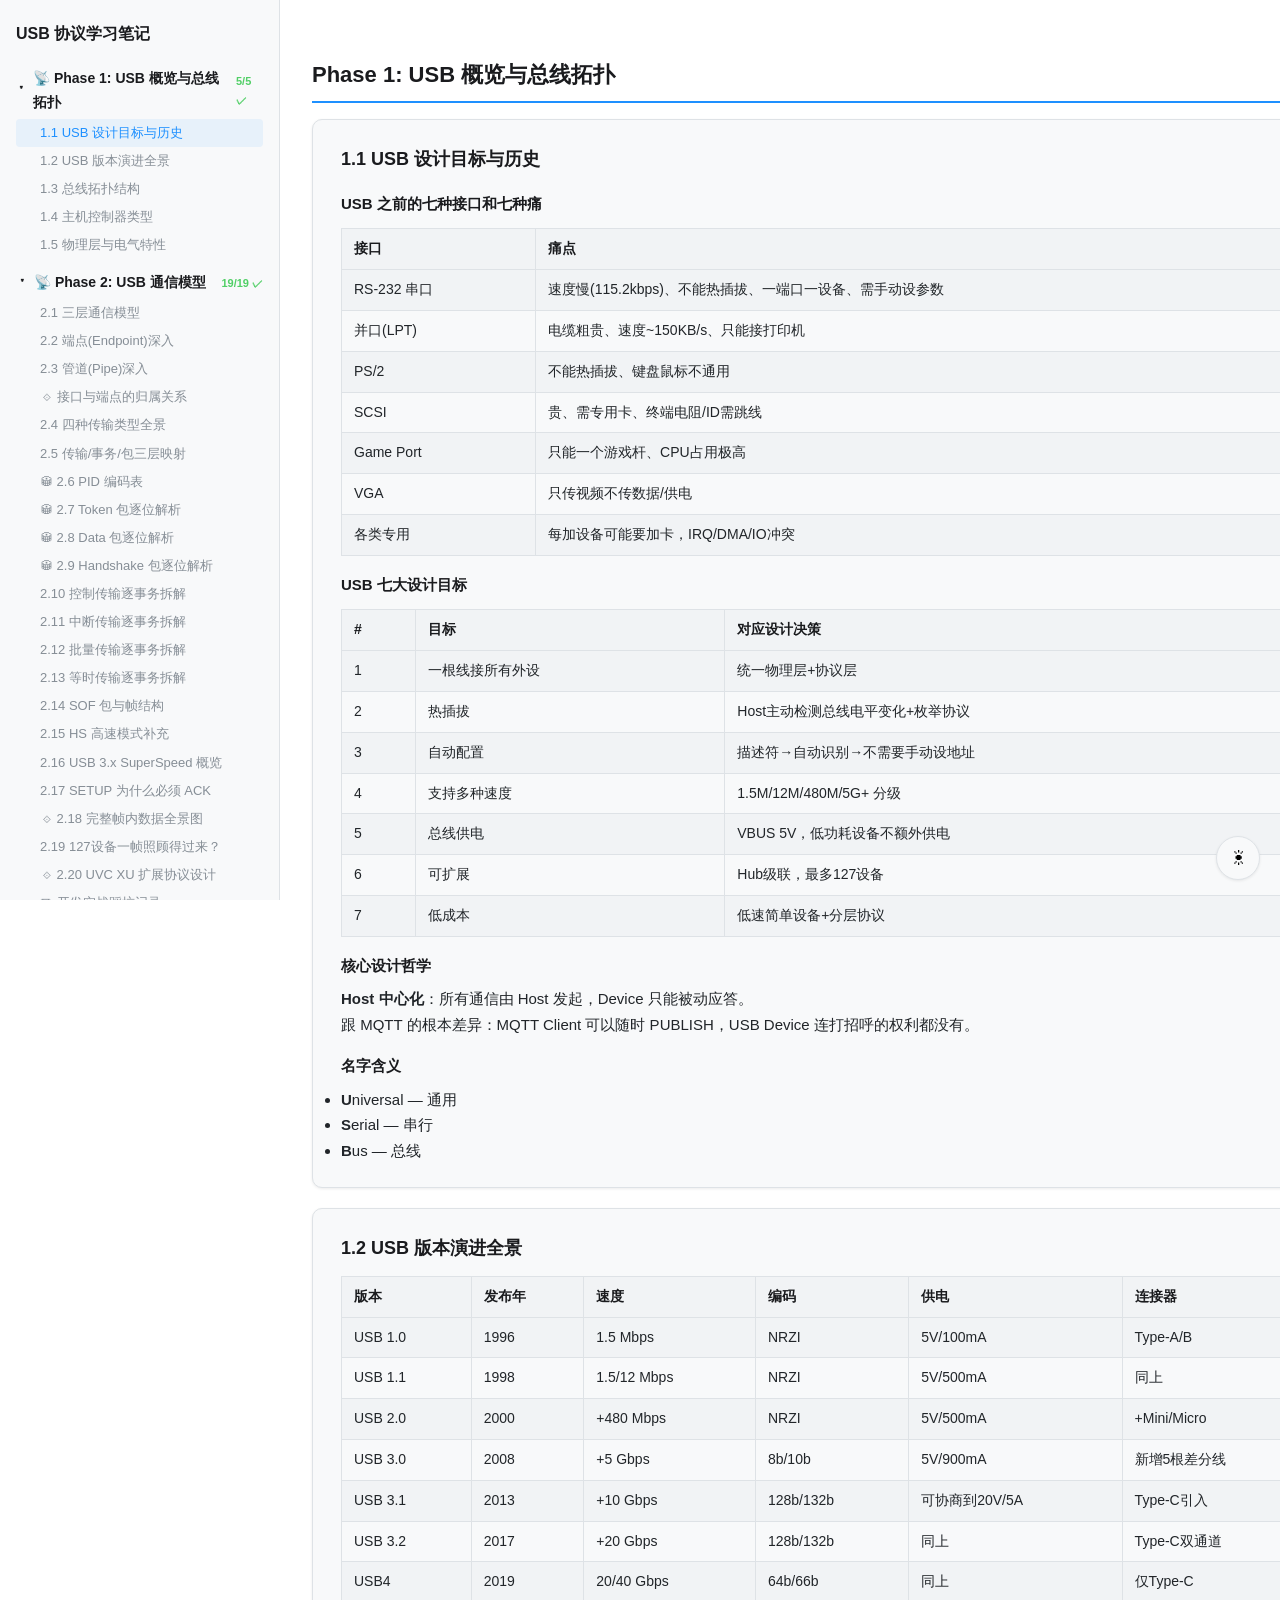
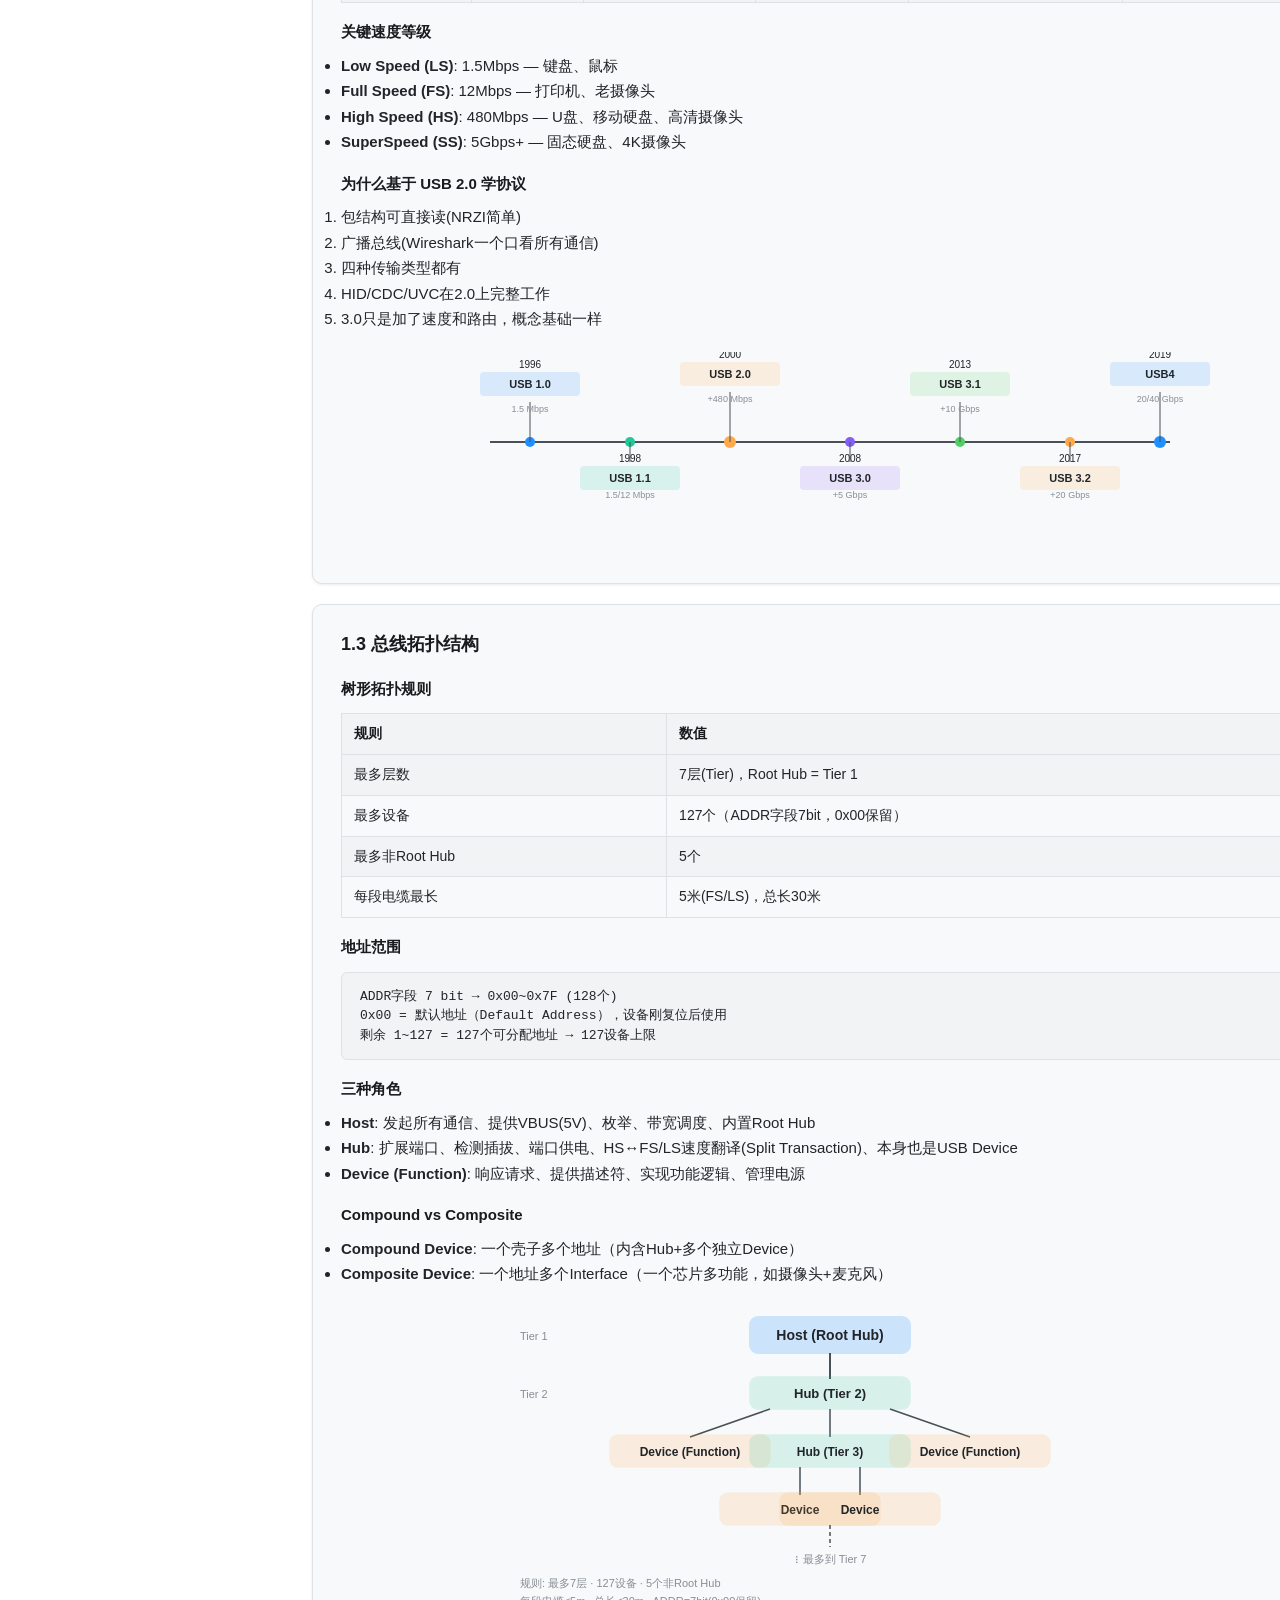
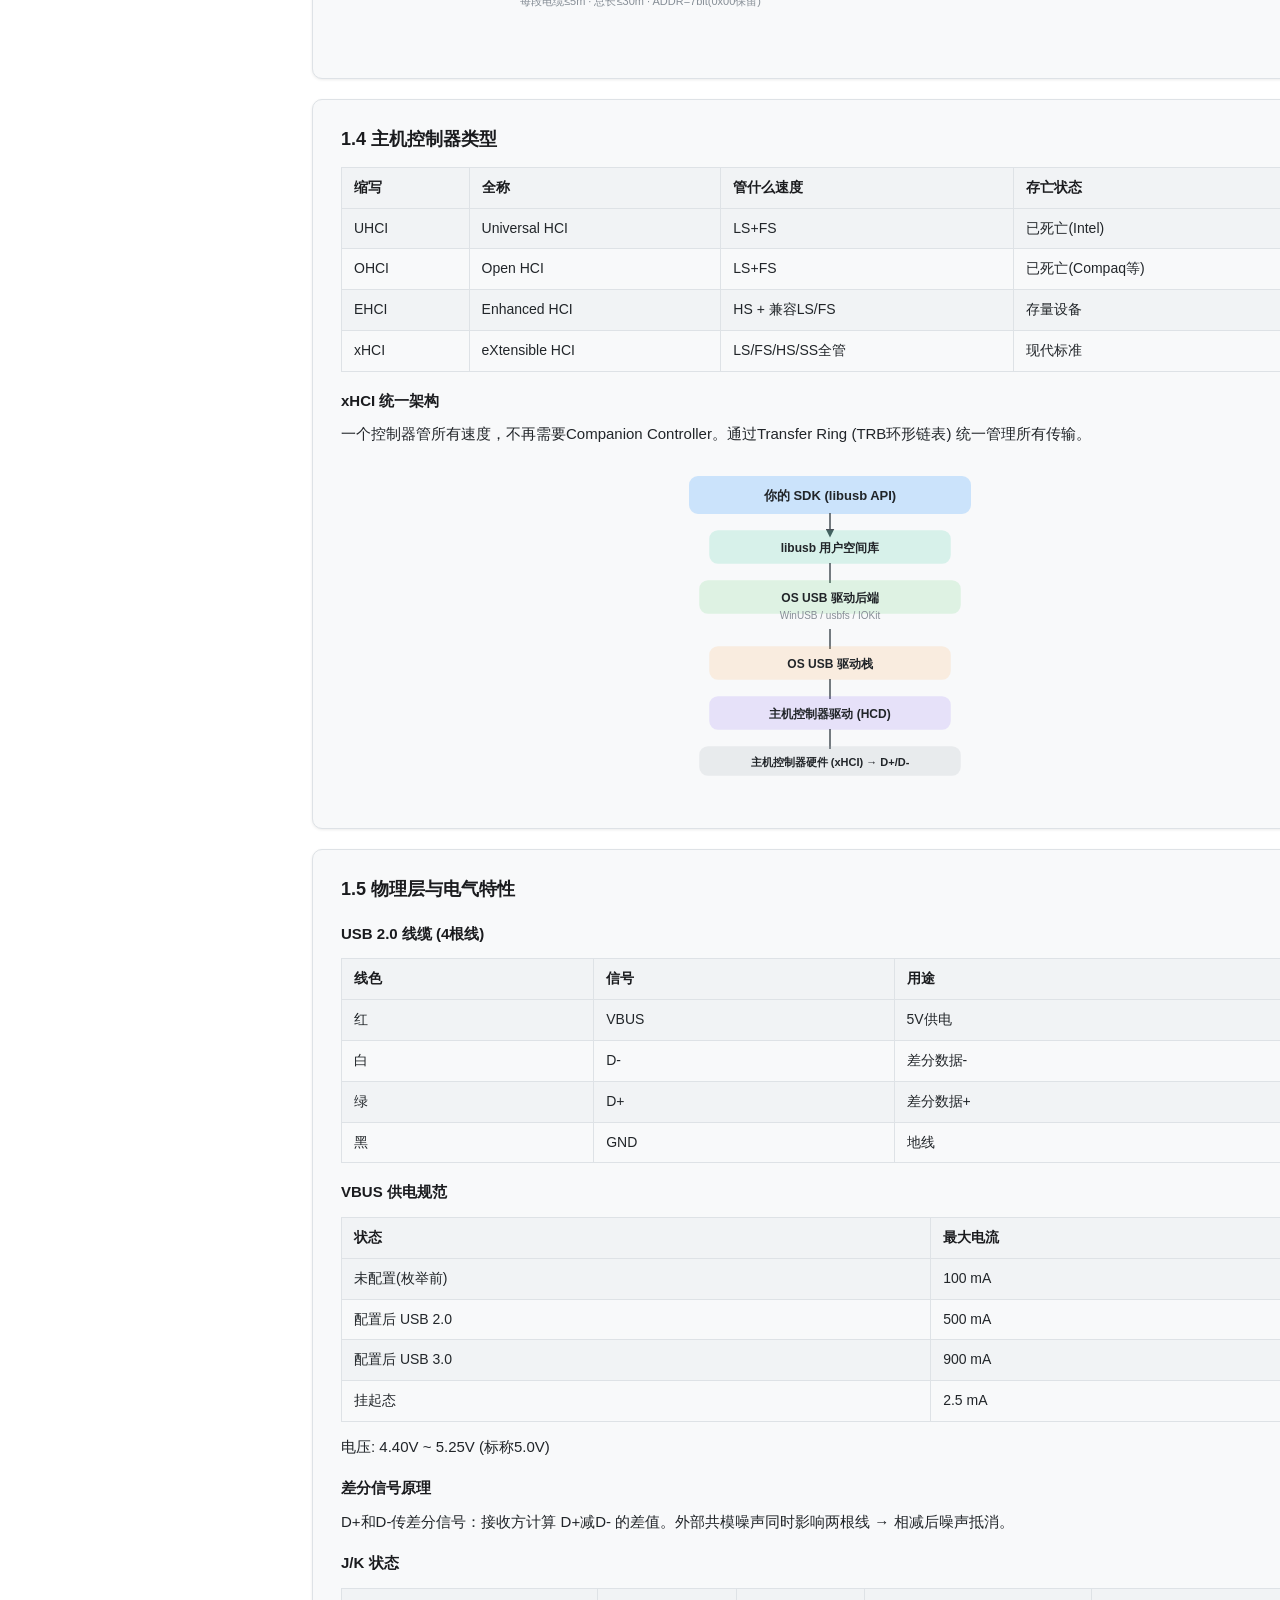
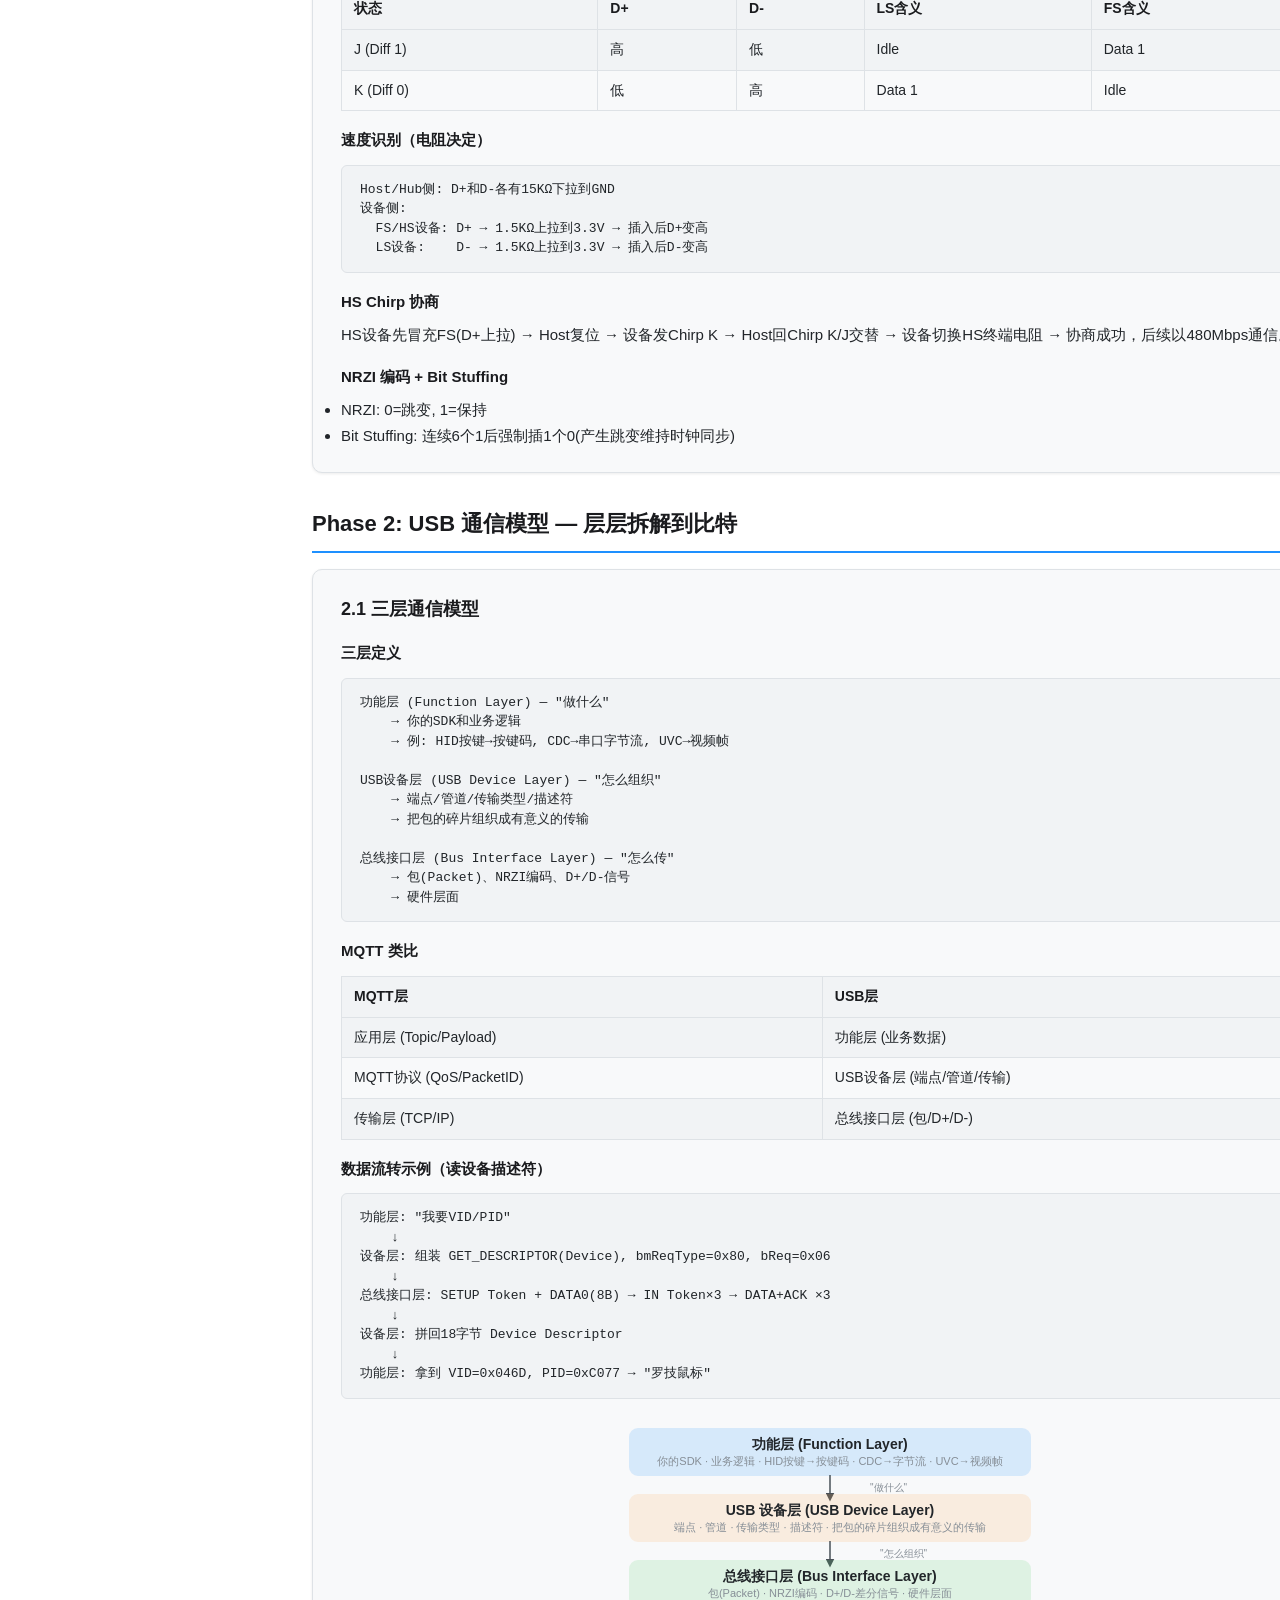
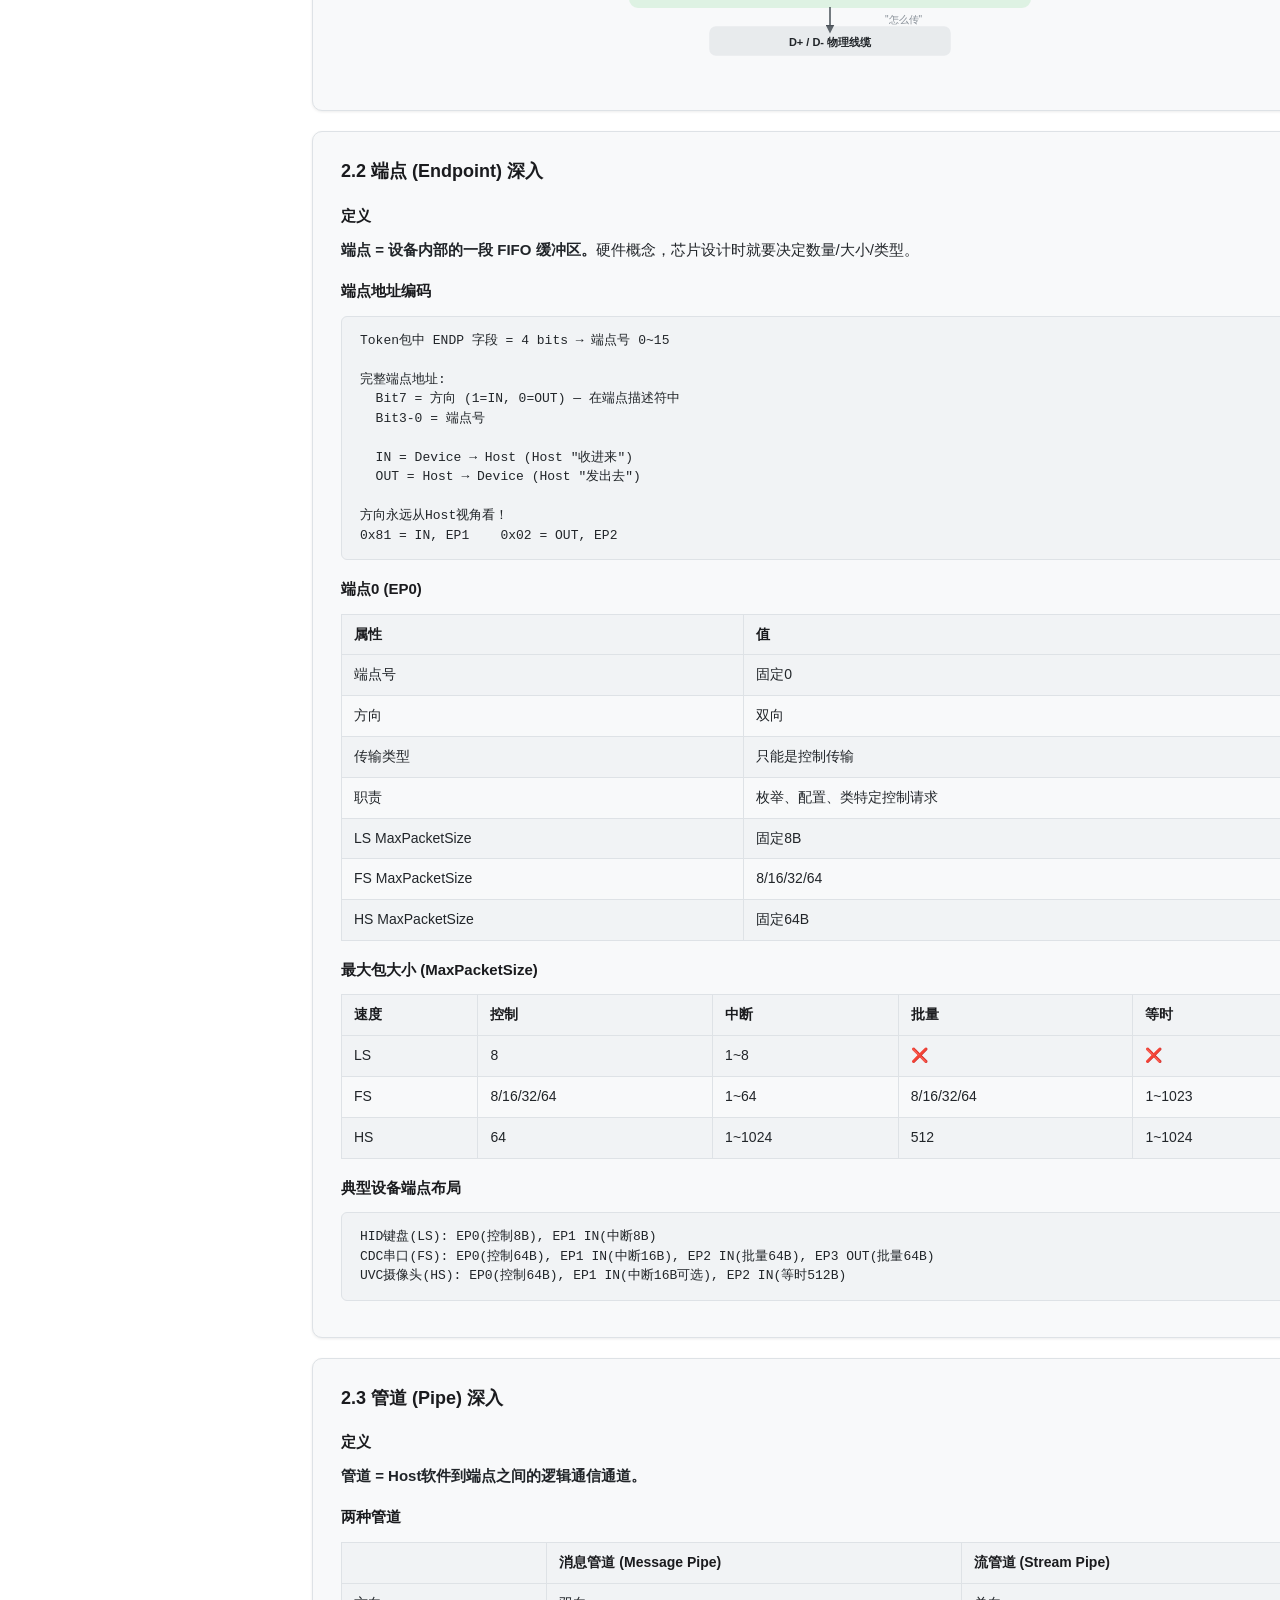
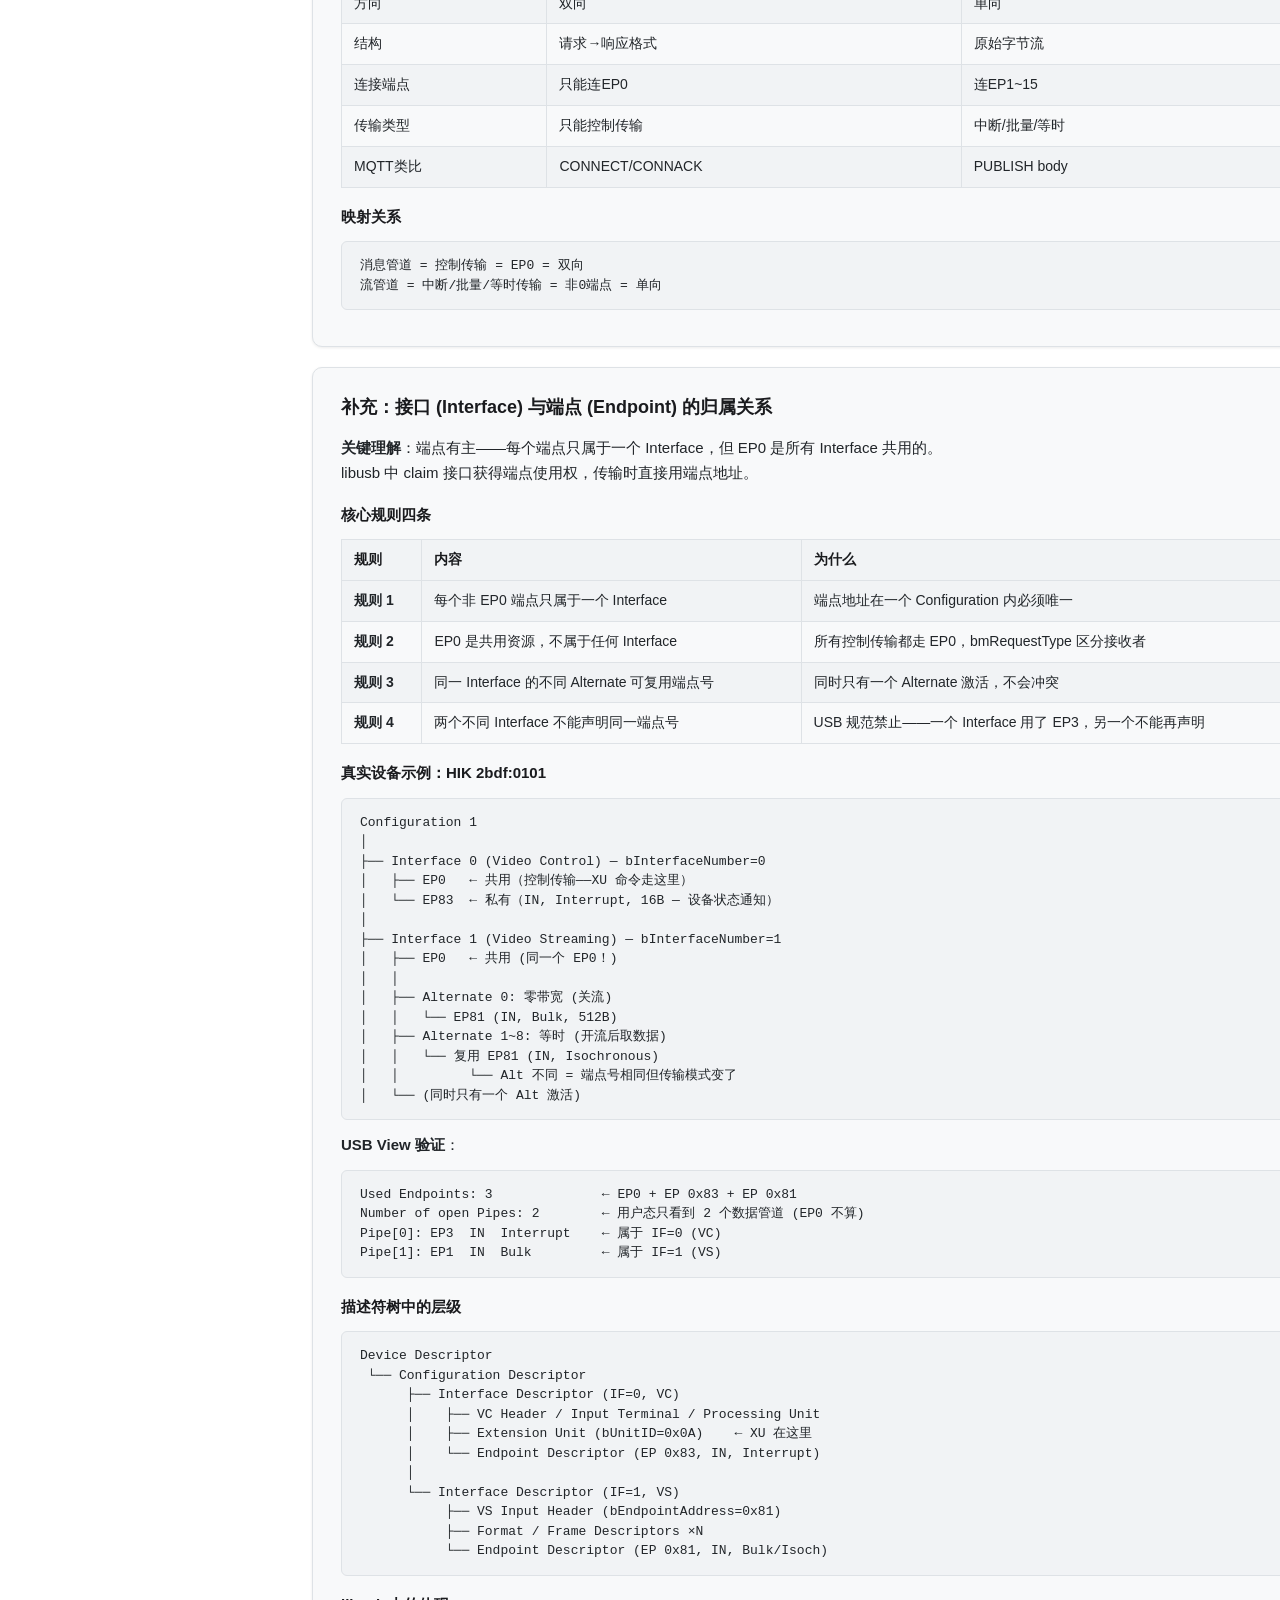
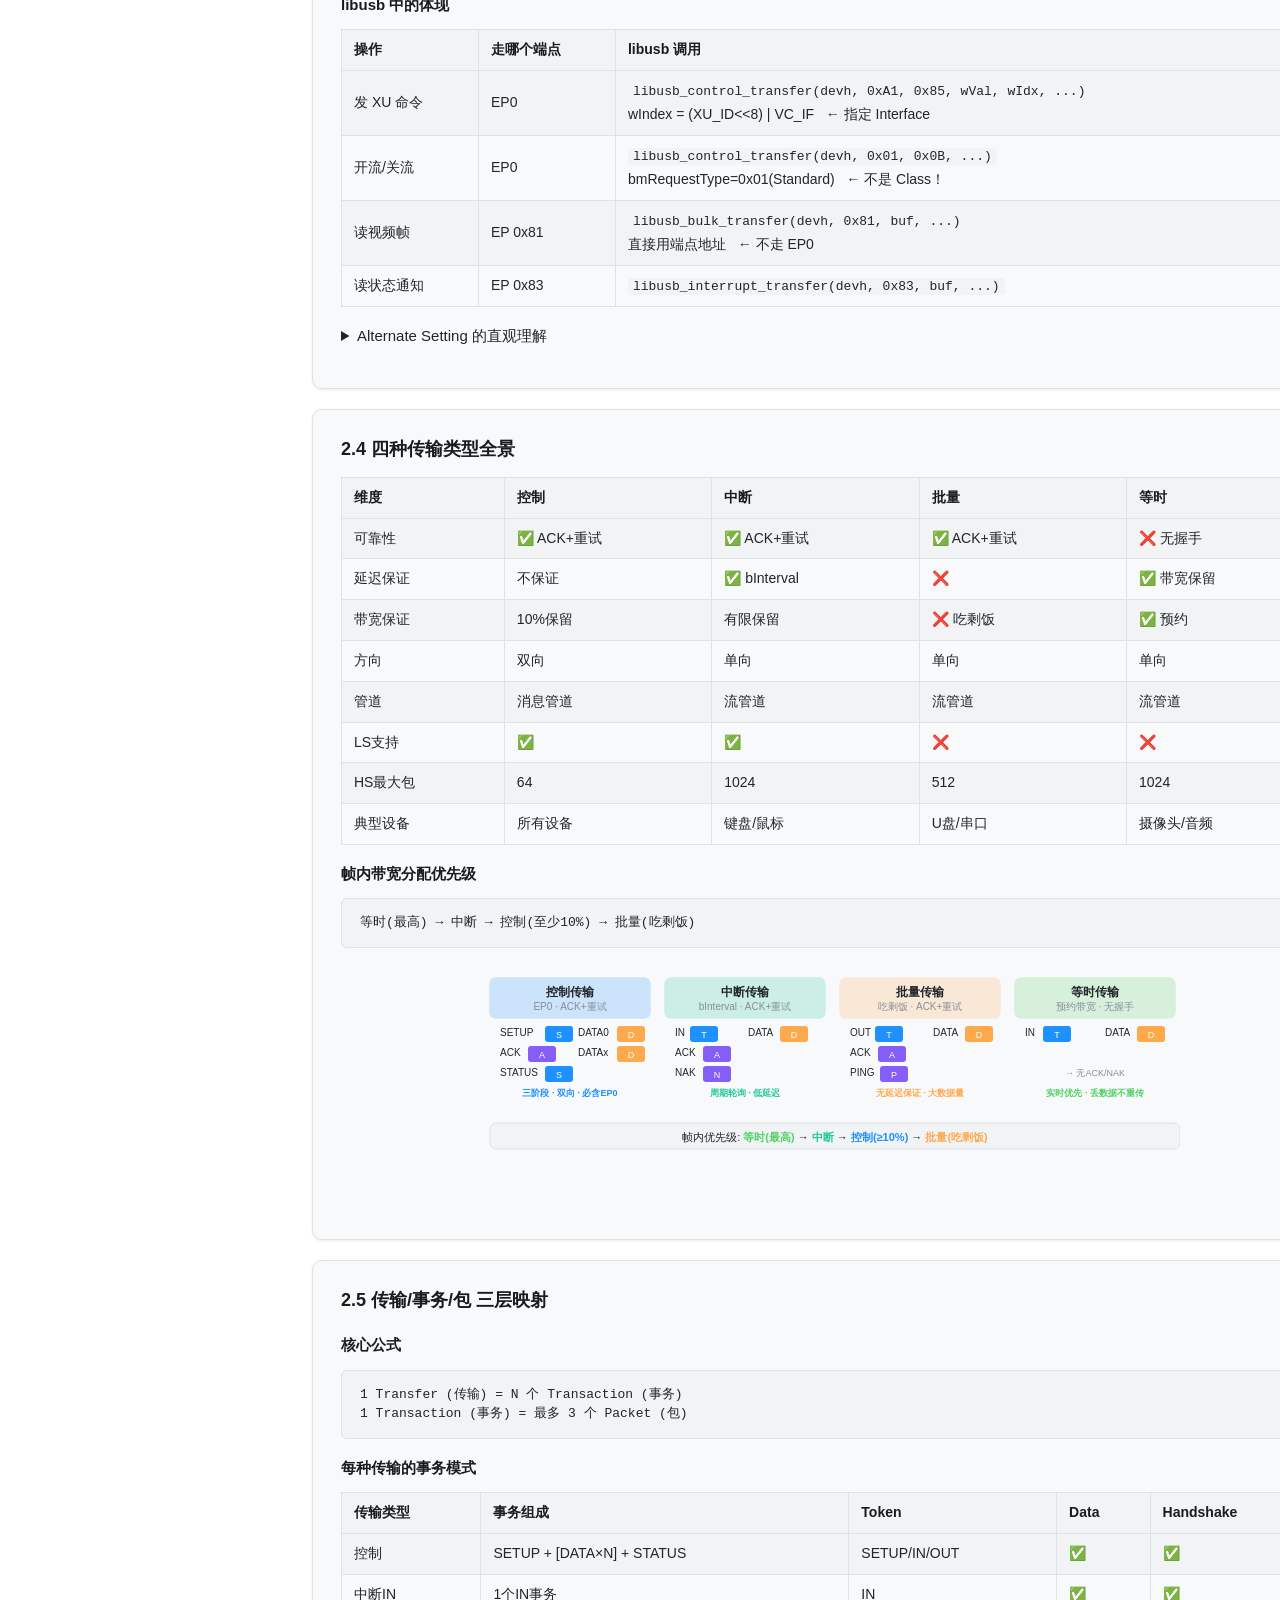
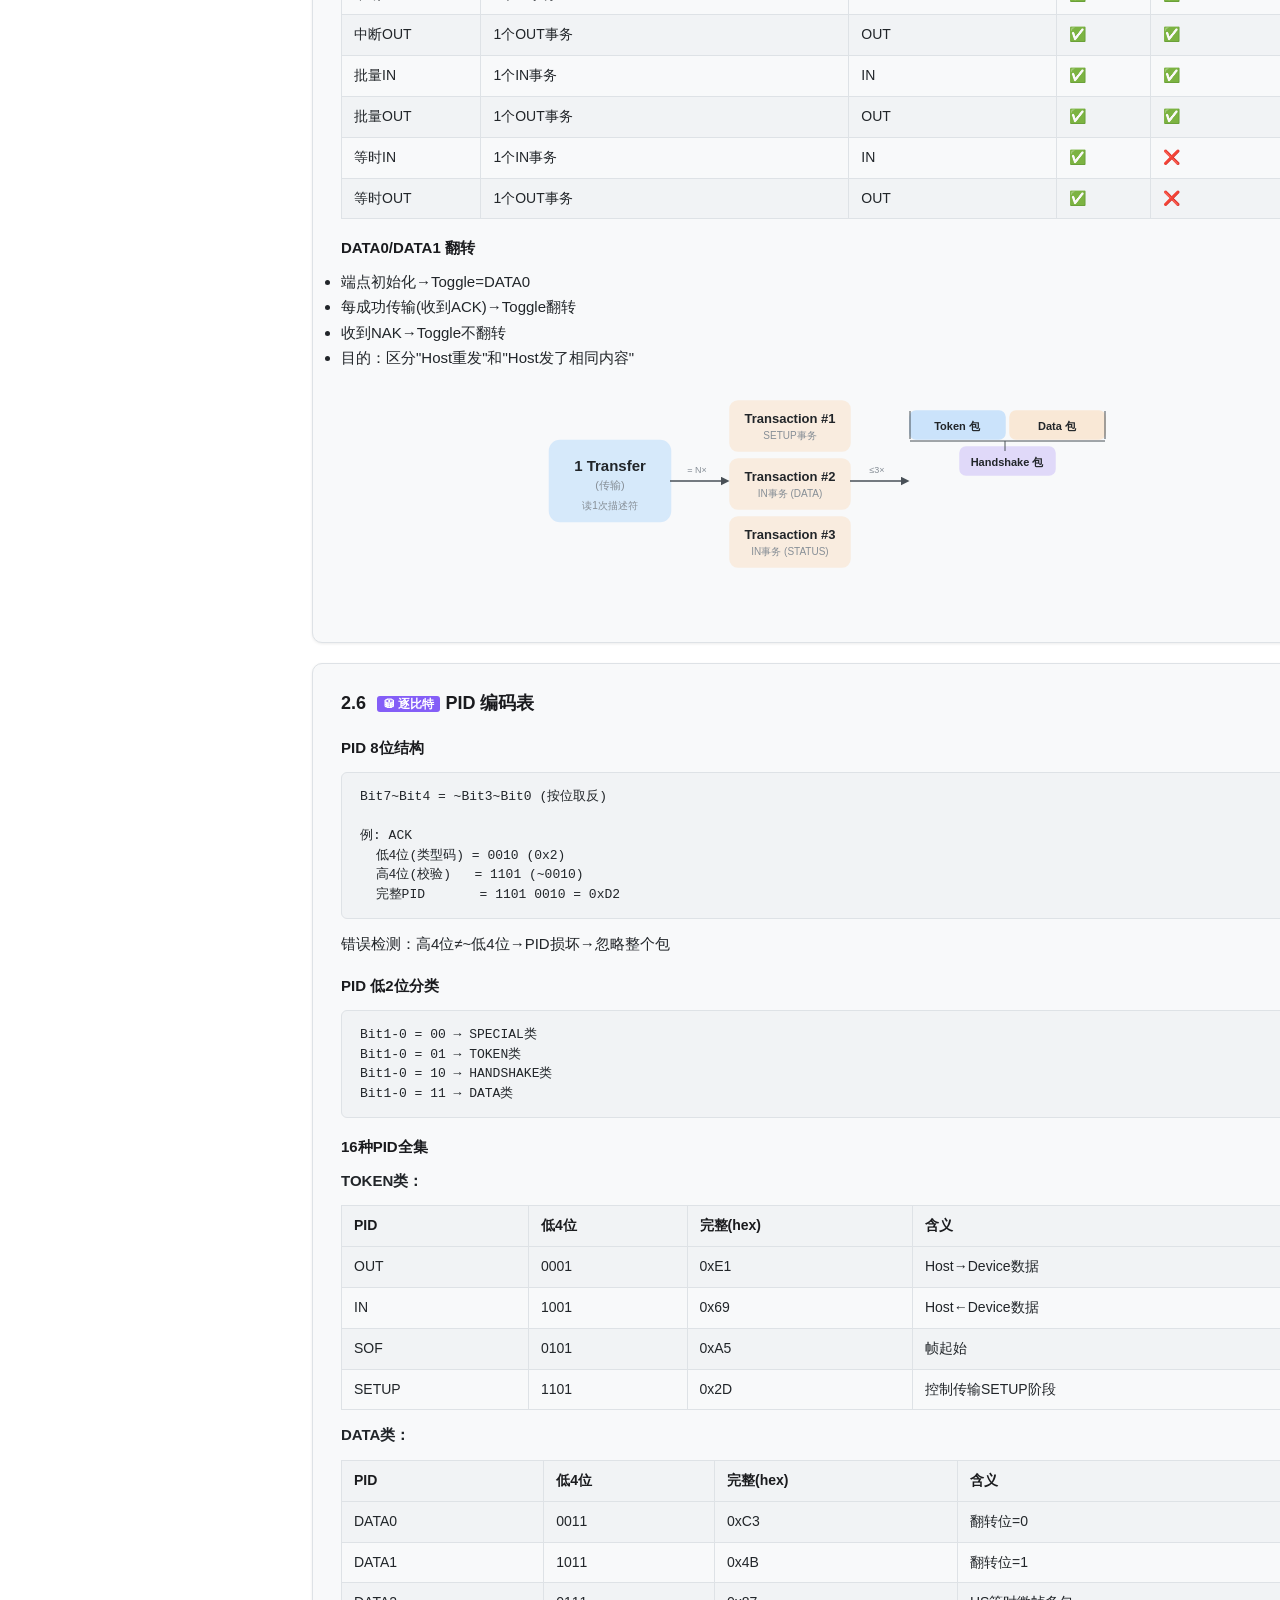
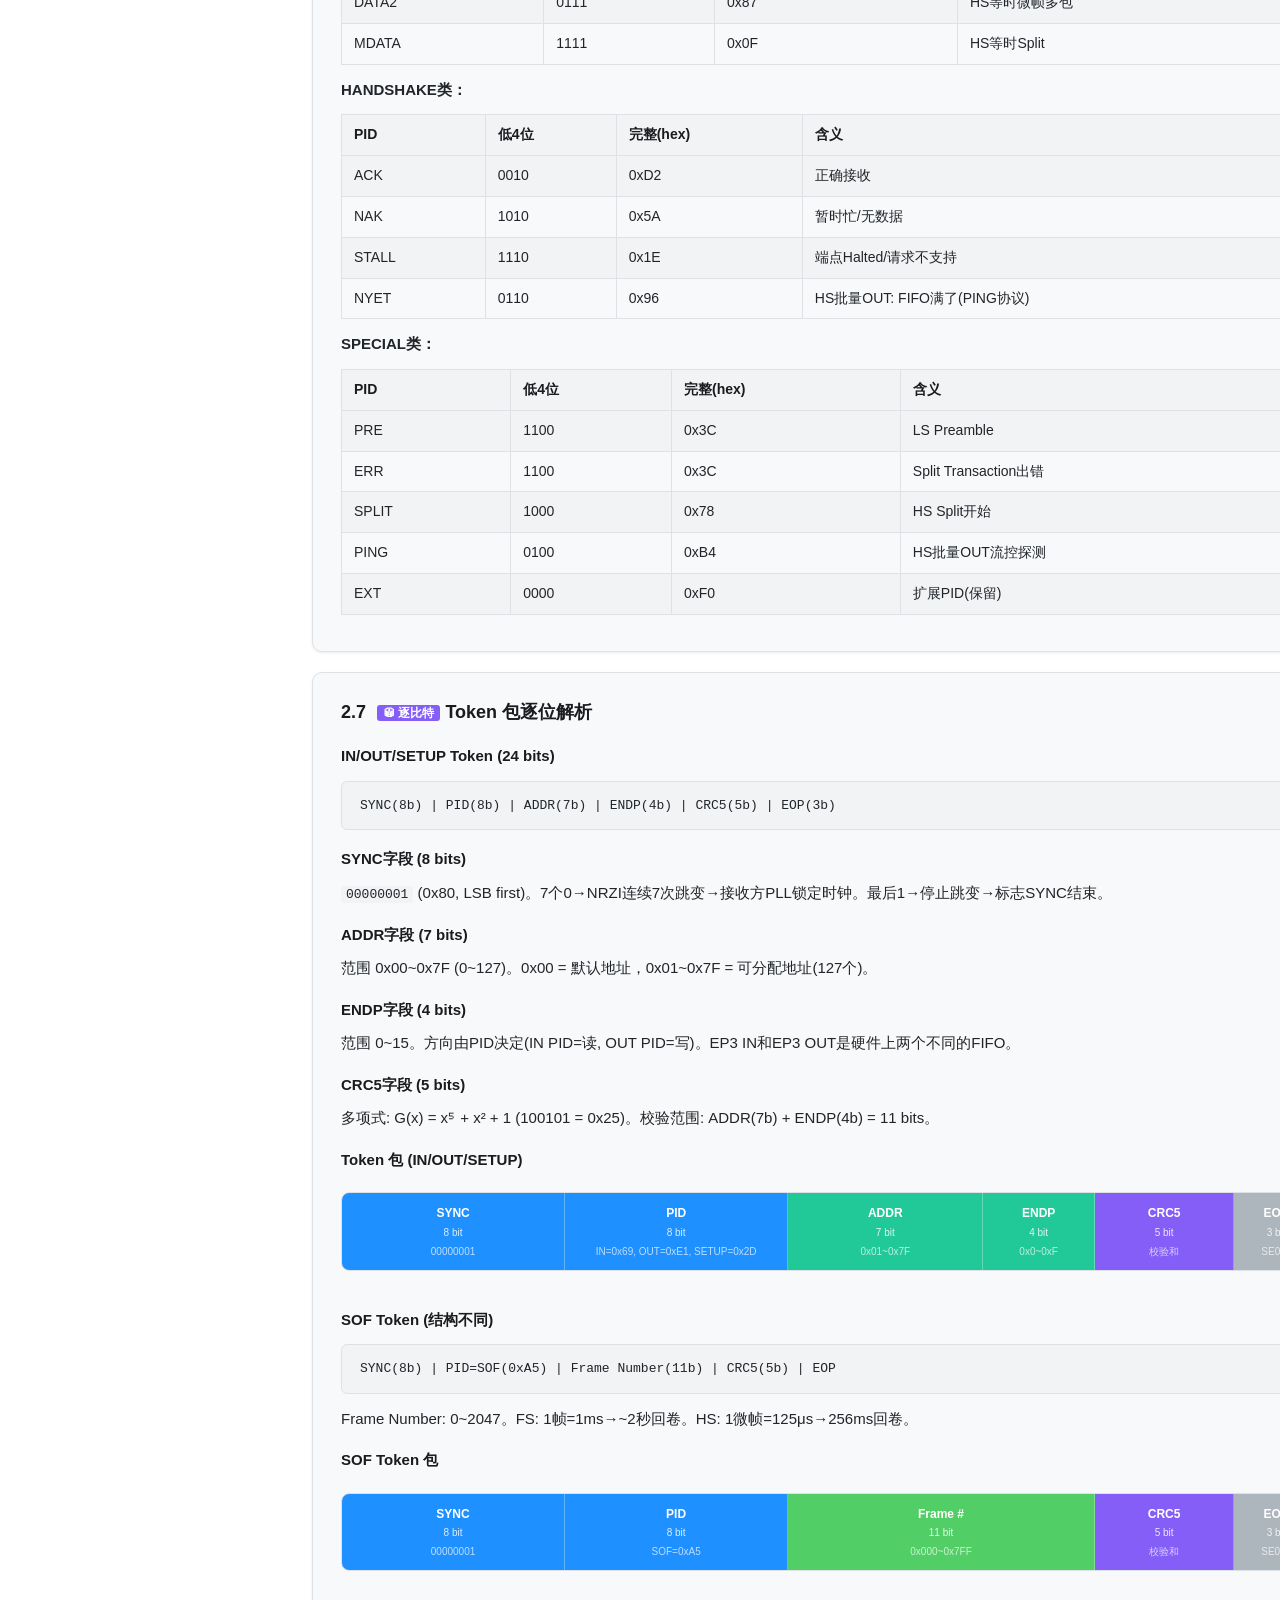
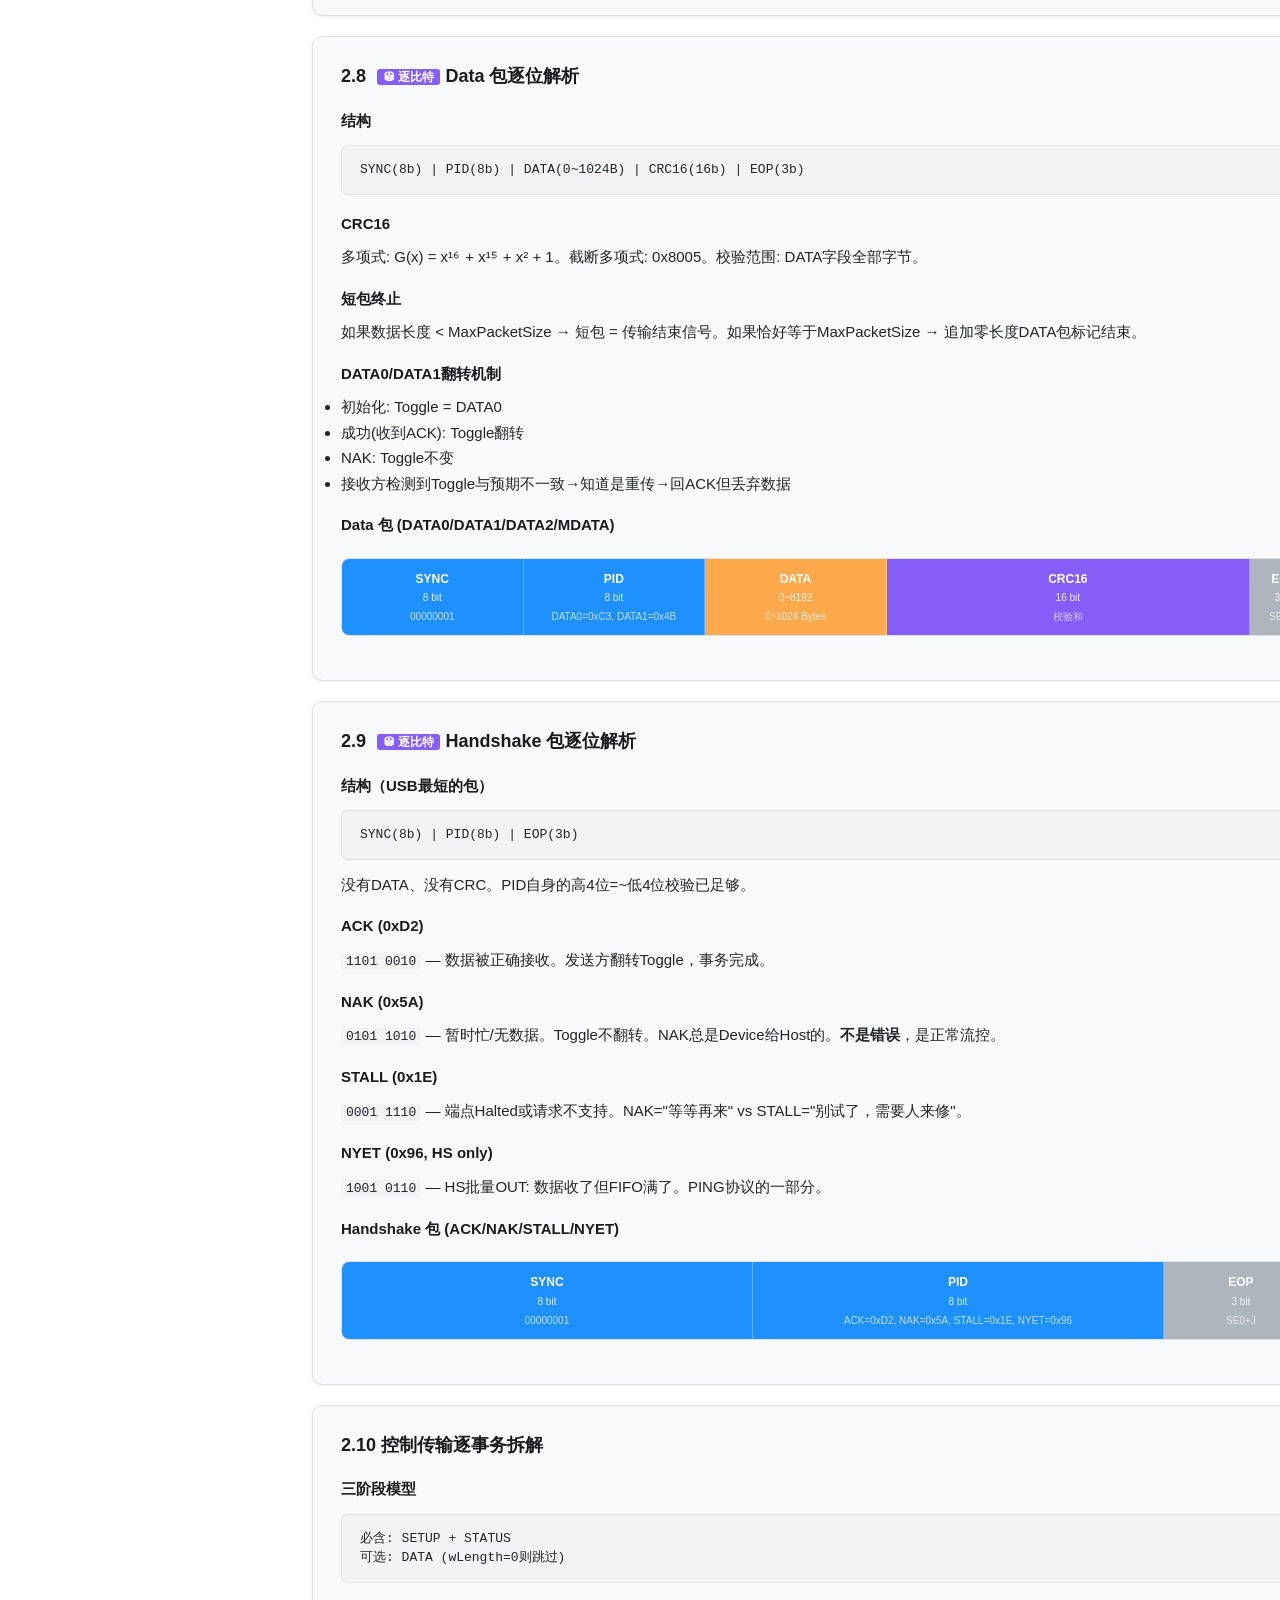
<file: CCNotes/USB/usb-notes-old.html>
<!DOCTYPE html>
<html lang="zh-CN">
<head>
<meta charset="UTF-8">
<meta name="viewport" content="width=device-width, initial-scale=1.0">
<title>USB 协议学习笔记 — 逐字节精讲</title>
<style>
/* ===== CSS Variables & Theme ===== */
:root {
  --bg: #ffffff;
  --card-bg: #f8f9fa;
  --text: #212529;
  --text-muted: #868e96;
  --code-bg: #f1f3f5;
  --border: #dee2e6;
  --sidebar-bg: #f8f9fa;
  --sidebar-text: #212529;
  --heading: #1a1b1e;
  --color-sync-pid: #1e90ff;
  --color-addr: #20c997;
  --color-data: #ffa94d;
  --color-crc: #845ef7;
  --color-eop: #adb5bd;
  --color-frame: #51cf66;
  --svg-line: #495057;
  --svg-text: #212529;
  --svg-fill: #f8f9fa;
  --table-stripe: #f1f3f5;
  --shadow: 0 1px 3px rgba(0,0,0,0.08);
  --card-hover-shadow: 0 2px 8px rgba(0,0,0,0.12);
  --prose-max-width: 780px;
  --txn-control: #845ef7;
  --txn-interrupt: #ff6b6b;
  --txn-bulk: #20c997;
  --txn-isoch: #51cf66;
  --txn-sof: #adb5bd;
  --txn-nak: #ffa94d;
}

.dark {
  --bg: #1a1b1e;
  --card-bg: #2c2e33;
  --text: #e9ecef;
  --text-muted: #868e96;
  --code-bg: #25262b;
  --border: #495057;
  --sidebar-bg: #212529;
  --sidebar-text: #e9ecef;
  --heading: #f8f9fa;
  --color-sync-pid: #8ab4f8;
  --color-addr: #63e6be;
  --color-data: #ffc078;
  --color-crc: #b197fc;
  --color-eop: #dee2e6;
  --color-frame: #69db7c;
  --svg-line: #adb5bd;
  --svg-text: #e9ecef;
  --svg-fill: #2c2e33;
  --table-stripe: #25262b;
  --shadow: 0 1px 3px rgba(0,0,0,0.3);
  --card-hover-shadow: 0 2px 8px rgba(0,0,0,0.5);
  --txn-control: #b197fc;
  --txn-interrupt: #ff8787;
  --txn-bulk: #63e6be;
  --txn-isoch: #69db7c;
  --txn-sof: #dee2e6;
  --txn-nak: #ffc078;
}

/* ===== Reset & Base ===== */
*, *::before, *::after { box-sizing: border-box; margin: 0; padding: 0; }
html { scroll-behavior: smooth; scroll-padding-top: 20px; }
body {
  font-family: -apple-system, BlinkMacSystemFont, 'Segoe UI', 'Noto Sans SC', sans-serif;
  font-size: 15px; line-height: 1.7; color: var(--text);
  background: var(--bg);
  display: grid;
  grid-template-columns: 280px 1fr;
  min-height: 100vh;
}

/* ===== Sidebar ===== */
.sidebar {
  position: fixed; top: 0; left: 0; width: 280px; height: 100vh;
  background: var(--sidebar-bg); border-right: 1px solid var(--border);
  overflow-y: auto; padding: 20px 16px; z-index: 10;
}
.sidebar h2 { font-size: 16px; margin-bottom: 16px; color: var(--heading); }
.sidebar details { margin-bottom: 8px; }
.sidebar details > summary {
  cursor: pointer; font-weight: 600; font-size: 14px; padding: 4px 0;
  color: var(--heading); list-style: none;
  display: flex; align-items: center; gap: 6px;
}
.sidebar details > summary::-webkit-details-marker { display: none; }
.sidebar details > summary::before { content: '▸'; font-size: 10px; transition: transform 0.2s; display: inline-block; width: 12px; }
.sidebar details[open] > summary::before { transform: rotate(90deg); }
.sidebar details .sub-item {
  display: block; padding: 3px 0 3px 24px; font-size: 13px;
  color: var(--text-muted); text-decoration: none; border-radius: 4px;
  transition: color 0.15s, background 0.15s;
}
.sidebar details .sub-item:hover, .sidebar details .sub-item.active {
  color: var(--color-sync-pid); background: rgba(30,144,255,0.08);
}
.sidebar .badge { font-size: 11px; color: var(--text-muted); margin-left: auto; }
.sidebar .phase-done { color: #51cf66; }
.sidebar .phase-current { color: var(--color-data); }
.sidebar .phase-pending { color: var(--text-muted); }
.sidebar .icon-packet { font-size: 11px; color: var(--color-crc); }

/* ===== Main ===== */
.main { grid-column: 2; padding: 24px 32px 80px; max-width: 1100px; }

/* ===== Cards ===== */
.card {
  background: var(--card-bg); border: 1px solid var(--border);
  border-radius: 10px; padding: 24px 28px; margin-bottom: 20px;
  box-shadow: var(--shadow);
}
.card:hover { box-shadow: var(--card-hover-shadow); }
.card h3 { font-size: 18px; color: var(--heading); margin-bottom: 12px; }
.card h3 .badge-pack { font-size: 12px; background: var(--color-crc); color: #fff; padding: 1px 6px; border-radius: 3px; margin-left: 6px; vertical-align: middle; }
.card h4 { font-size: 15px; color: var(--heading); margin: 16px 0 8px; }

/* ===== Phase Header ===== */
.phase-header {
  margin: 32px 0 16px; padding-bottom: 8px;
  border-bottom: 2px solid var(--color-sync-pid);
}
.phase-header h2 { font-size: 22px; color: var(--heading); }

/* ===== Tables ===== */
.card table {
  width: 100%; border-collapse: collapse; margin: 12px 0;
  font-size: 14px;
}
.card table th, .card table td {
  padding: 8px 12px; border: 1px solid var(--border); text-align: left;
}
.card table th { background: var(--code-bg); font-weight: 600; color: var(--heading); }
.card table tr:nth-child(even) td { background: var(--table-stripe); }

/* ===== Code ===== */
.card code {
  background: var(--code-bg); padding: 1px 5px; border-radius: 3px;
  font-family: 'Cascadia Code', 'Fira Code', 'Consolas', monospace; font-size: 13px;
}
.card pre {
  background: var(--code-bg); padding: 14px 18px; border-radius: 6px;
  overflow-x: auto; margin: 12px 0; font-size: 13px; line-height: 1.5;
  border: 1px solid var(--border);
}
.card pre code { background: none; padding: 0; }

/* ===== Packet Diagram ===== */
.packet-diagram {
  display: flex; border-radius: 8px; overflow: hidden;
  margin: 16px 0; border: 1px solid var(--border);
  min-width: fit-content;
}
.packet-diagram .field {
  display: flex; flex-direction: column; align-items: center;
  justify-content: center; padding: 10px 4px; position: relative;
  cursor: default; transition: filter 0.15s, transform 0.15s;
  border-right: 1px solid rgba(255,255,255,0.3); min-width: 0;
}
.packet-diagram .field:last-child { border-right: none; }
.packet-diagram .field:hover { filter: brightness(1.1); transform: translateY(-1px); }
.packet-diagram .field .fname { font-size: 12px; font-weight: 700; color: #fff; white-space: nowrap; }
.packet-diagram .field .fbits { font-size: 10px; color: rgba(255,255,255,0.85); white-space: nowrap; }
.packet-diagram .field .fval  { font-size: 10px; color: rgba(255,255,255,0.7); white-space: nowrap; margin-top: 2px; }
.packet-diagram .field .tooltip {
  display: none; position: absolute; bottom: calc(100% + 8px); left: 50%;
  transform: translateX(-50%); background: #212529; color: #f8f9fa;
  padding: 6px 10px; border-radius: 4px; font-size: 12px; white-space: nowrap;
  z-index: 20; pointer-events: none;
}
.packet-diagram .field:hover .tooltip { display: block; }
.packet-diagram-wrapper { overflow-x: auto; padding-bottom: 4px; }
.packet-title { font-weight: 600; color: var(--heading); margin: 16px 0 4px; }

.color-sync-pid { background: var(--color-sync-pid); }
.color-addr     { background: var(--color-addr); }
.color-data     { background: var(--color-data); }
.color-crc      { background: var(--color-crc); }
.color-eop      { background: var(--color-eop); }
.color-frame    { background: var(--color-frame); }

/* ===== SVG Diagrams ===== */
.diagram-container { margin: 20px 0; text-align: center; }
.diagram-container svg { max-width: 100%; height: auto; }

/* ===== Placeholder ===== */
.placeholder {
  border: 2px dashed var(--border); border-radius: 10px;
  padding: 28px; margin-bottom: 16px; text-align: center;
  color: var(--text-muted);
}
.placeholder h3 { font-size: 16px; margin-bottom: 8px; }
.placeholder ul { list-style: none; font-size: 13px; line-height: 2; }

/* ===== Theme Toggle ===== */
.theme-bar {
  position: fixed; bottom: 20px; right: 20px; z-index: 30;
}
.theme-btn {
  width: 44px; height: 44px; border-radius: 50%; border: 1px solid var(--border);
  background: var(--card-bg); cursor: pointer; font-size: 20px;
  box-shadow: var(--shadow); transition: transform 0.2s;
  display: flex; align-items: center; justify-content: center;
}
.theme-btn:hover { transform: scale(1.1); }

/* ===== Responsive ===== */
@media (max-width: 768px) {
  body { grid-template-columns: 1fr; }
  .sidebar { display: none; }
  .main { grid-column: 1; padding: 16px; }
}

/* ===== Frame Timeline ===== */
.txn-legend {
  display: flex; flex-wrap: wrap; gap: 16px; margin: 12px 0 16px;
  font-size: 13px; color: var(--text-muted);
}
.txn-legend-item { display: flex; align-items: center; gap: 6px; }
.txn-dot {
  display: inline-block; width: 12px; height: 12px; border-radius: 3px;
}
.txn-dot.txn-sof      { background: var(--txn-sof); }
.txn-dot.txn-control  { background: var(--txn-control); }
.txn-dot.txn-interrupt{ background: var(--txn-interrupt); }
.txn-dot.txn-bulk     { background: var(--txn-bulk); }
.txn-dot.txn-isoch    { background: var(--txn-isoch); }
.txn-dot.txn-nak      { background: var(--txn-nak); }

.frame-axis {
  width: 100%; height: 30px; display: block;
}

.frame-timeline {
  display: flex; gap: 2px; margin: 4px 0 16px;
  overflow-x: auto; padding-bottom: 4px;
}

.txn-block {
  flex-shrink: 0;
  border-radius: 6px; padding: 8px 6px;
  cursor: pointer; transition: transform 0.15s, box-shadow 0.15s;
  display: flex; flex-direction: column; align-items: center;
  justify-content: center; gap: 2px; min-width: 36px;
  position: relative;
}
.txn-block:hover {
  transform: translateY(-2px);
  box-shadow: 0 4px 12px rgba(0,0,0,0.2);
}
.txn-block:focus { outline: 2px solid var(--color-sync-pid); outline-offset: 2px; }
.txn-block.txn-sof       { background: color-mix(in srgb, var(--txn-sof) 25%, var(--card-bg)); border: 1px solid var(--txn-sof); }
.txn-block.txn-control   { background: color-mix(in srgb, var(--txn-control) 20%, var(--card-bg)); border: 1px solid var(--txn-control); }
.txn-block.txn-interrupt { background: color-mix(in srgb, var(--txn-interrupt) 20%, var(--card-bg)); border: 1px solid var(--txn-interrupt); }
.txn-block.txn-bulk      { background: color-mix(in srgb, var(--txn-bulk) 20%, var(--card-bg)); border: 1px solid var(--txn-bulk); }
.txn-block.txn-isoch     { background: color-mix(in srgb, var(--txn-isoch) 20%, var(--card-bg)); border: 1px solid var(--txn-isoch); }
.txn-block.txn-nak       { background: color-mix(in srgb, var(--txn-nak) 25%, var(--card-bg)); border: 1px dashed var(--txn-nak); }
.txn-block .txn-device   { font-size: 10px; color: var(--text-muted); white-space: nowrap; }
.txn-block .txn-label    { font-size: 11px; font-weight: 600; color: var(--heading); white-space: nowrap; }
.txn-block .txn-type     { font-size: 9px; color: var(--text-muted); white-space: nowrap; }
.txn-block .txn-hint     { font-size: 9px; color: var(--color-sync-pid); margin-top: 2px; }

/* Detail panel */
.txn-detail {
  margin: 0 0 20px; border: 1px solid var(--color-sync-pid);
  border-radius: 8px; padding: 16px; background: var(--code-bg);
  animation: txnSlideIn 0.2s ease-out;
}
@keyframes txnSlideIn {
  from { opacity: 0; transform: translateY(-8px); }
  to { opacity: 1; transform: translateY(0); }
}
.txn-detail-header {
  display: flex; align-items: center; justify-content: space-between;
  margin-bottom: 12px; padding-bottom: 8px; border-bottom: 1px solid var(--border);
}
.txn-detail-header span { font-weight: 700; font-size: 15px; color: var(--heading); }
.txn-detail-close {
  background: none; border: 1px solid var(--border); color: var(--text-muted);
  cursor: pointer; font-size: 14px; width: 28px; height: 28px;
  border-radius: 50%; display: flex; align-items: center; justify-content: center;
  transition: color 0.15s, border-color 0.15s;
}
.txn-detail-close:hover { color: var(--text); border-color: var(--text); }

.txn-packet-list { display: flex; flex-direction: column; gap: 6px; }
.txn-packet-item {
  background: var(--card-bg); border-radius: 6px; padding: 8px 12px;
  border: 1px solid var(--border);
}
.txn-packet-item .pkt-name {
  font-weight: 600; font-size: 13px; color: var(--heading); margin-bottom: 4px;
}
.txn-packet-flow {
  display: flex; flex-wrap: wrap; gap: 2px; align-items: center;
  margin-top: 4px;
}
.txn-packet-flow .pkt-bit {
  padding: 2px 6px; border-radius: 3px; font-size: 10px; font-family: 'Consolas', 'Cascadia Code', monospace;
  color: #fff; white-space: nowrap; cursor: default;
  transition: filter 0.15s;
}
.txn-packet-flow .pkt-bit:hover { filter: brightness(1.2); }
.txn-packet-flow .pkt-arrow { font-size: 12px; color: var(--text-muted); margin: 0 2px; }

.txn-note {
  margin-top: 10px; padding: 8px 12px; border-radius: 4px;
  background: color-mix(in srgb, var(--color-data) 15%, var(--card-bg));
  font-size: 13px; color: var(--color-data);
}
.txn-detail .txn-note { border-left: 3px solid var(--color-data); }

/* ===== Foldable details ===== */
.txn-fold {
  margin: 16px 0;
}
.txn-fold > summary {
  cursor: pointer; list-style: none;
  display: flex; align-items: center; gap: 12px;
  padding: 12px 16px;
  background: var(--code-bg);
  border: 1px solid var(--border);
  border-radius: 8px;
  transition: background 0.2s, border-color 0.2s;
}
.txn-fold > summary:hover {
  background: color-mix(in srgb, var(--color-sync-pid) 8%, var(--code-bg));
  border-color: var(--color-sync-pid);
}
.txn-fold > summary::-webkit-details-marker { display: none; }
.txn-fold > summary::before {
  content: '▸'; font-size: 12px; transition: transform 0.25s;
  display: inline-block; color: var(--color-sync-pid);
}
.txn-fold[open] > summary::before { transform: rotate(90deg); }
.txn-fold[open] > summary {
  border-bottom-left-radius: 0; border-bottom-right-radius: 0;
  border-color: var(--color-sync-pid);
}
.txn-fold .fold-title {
  font-weight: 700; font-size: 15px; color: var(--heading);
}
.txn-fold .fold-hint {
  font-size: 12px; color: var(--text-muted); margin-left: auto;
}
.txn-fold .fold-content {
  padding: 20px 16px;
  border: 1px solid var(--border);
  border-top: none;
  border-radius: 0 0 8px 8px;
  background: var(--card-bg);
}
.txn-fold .fold-content h4 {
  margin: 16px 0 8px; font-size: 15px; color: var(--heading);
}
.txn-fold .fold-content h4:first-child { margin-top: 0; }

/* ===== Descriptor Byte Map ===== */
.desc-byte-map {
  display: flex; border-radius: 6px; overflow: hidden;
  margin: 12px 0; border: 1px solid var(--border);
  font-family: 'Consolas', 'Cascadia Code', monospace; font-size: 11px;
}
.desc-byte-map .dcell {
  flex-shrink: 0; padding: 6px 2px; text-align: center;
  cursor: default; transition: filter 0.15s;
  border-right: 1px solid rgba(255,255,255,0.25);
  display: flex; flex-direction: column; align-items: center; gap: 1px;
  min-width: 0;
}
.desc-byte-map .dcell:last-child { border-right: none; }
.desc-byte-map .dcell:hover { filter: brightness(1.15); }
.dcell .doff { font-size: 9px; color: rgba(255,255,255,0.6); }
.dcell .dval { font-size: 10px; font-weight: 600; color: #fff; }
.dcell .dlabel { font-size: 9px; color: rgba(255,255,255,0.8); white-space: nowrap; }
.dc-bg-bglen   { background: var(--color-sync-pid); }  /* blue */
.dc-bg-bgtype  { background: var(--color-crc); }        /* purple */
.dc-bg-bcd     { background: var(--color-frame); }      /* green */
.dc-bg-class   { background: var(--color-eop); }        /* gray */
.dc-bg-ep0     { background: var(--color-addr); }       /* cyan */
.dc-bg-vidpid  { background: var(--color-data); }       /* orange */
.dc-bg-str     { background: var(--color-sync-pid); opacity:0.7; }
.dc-bg-config  { background: var(--color-crc); opacity:0.7; }
.dc-bg-iface   { background: var(--color-addr); }
.dc-bg-ep      { background: var(--color-data); opacity:0.8; }
.dc-bg-attr    { background: var(--color-crc); }
.dc-bg-power   { background: var(--color-frame); opacity:0.7; }
.dc-bg-ialt    { background: var(--txn-interrupt); }
.dc-bg-nep     { background: var(--color-eop); opacity:0.7; }
.dc-bg-qual    { background: var(--color-sync-pid); opacity:0.5; }
.dc-bg-rsvd    { background: var(--text-muted); }

/* Key-value table for descriptor bit interpretations */
.desc-bit-table { margin: 8px 0; }
.desc-bit-table td:first-child { font-family: 'Consolas',monospace; font-weight: 600; white-space: nowrap; }

/* Transaction annotations alongside Bus Hound captures */
.txn-annot-block { margin: 8px 0 16px 0; }
.txn-annot-line { font-family: 'Consolas','Courier New',monospace; padding: 6px 12px; margin: 2px 0; border-radius: 4px; }
.txn-annot-bh { background: var(--code-bg); font-weight: 600; font-size: 13px; }
.txn-annot-usb { background: transparent; font-size: 11px; color: var(--text-muted); padding-left: 28px; border-left: 2px dashed var(--svg-line); margin-left: 6px; line-height: 1.6; }
.txn-annot-usb .phase-label { color: var(--color-accent); font-weight: 600; }
.txn-annot-arrow { color: var(--text-muted); }
</style>
</head>
<body>

<nav class="sidebar">
  <h2>USB 协议学习笔记</h2>
  <details open>
    <summary><span>📡 Phase 1: USB 概览与总线拓扑</span><span class="badge phase-done">5/5 ✓</span></summary>
    <a class="sub-item" href="#kp-1-1">1.1 USB 设计目标与历史</a>
    <a class="sub-item" href="#kp-1-2">1.2 USB 版本演进全景</a>
    <a class="sub-item" href="#kp-1-3">1.3 总线拓扑结构</a>
    <a class="sub-item" href="#kp-1-4">1.4 主机控制器类型</a>
    <a class="sub-item" href="#kp-1-5">1.5 物理层与电气特性</a>
  </details>

  <details open>
    <summary><span>📡 Phase 2: USB 通信模型</span><span class="badge phase-done">19/19 ✓</span></summary>
    <a class="sub-item" href="#kp-2-1">2.1 三层通信模型</a>
    <a class="sub-item" href="#kp-2-2">2.2 端点(Endpoint)深入</a>
    <a class="sub-item" href="#kp-2-3">2.3 管道(Pipe)深入</a>
    <a class="sub-item" href="#kp-2-3a">⟐ 接口与端点的归属关系</a>
    <a class="sub-item" href="#kp-2-4">2.4 四种传输类型全景</a>
    <a class="sub-item" href="#kp-2-5">2.5 传输/事务/包三层映射</a>
    <a class="sub-item" href="#kp-2-6">⛁ 2.6 PID 编码表</a>
    <a class="sub-item" href="#kp-2-7">⛁ 2.7 Token 包逐位解析</a>
    <a class="sub-item" href="#kp-2-8">⛁ 2.8 Data 包逐位解析</a>
    <a class="sub-item" href="#kp-2-9">⛁ 2.9 Handshake 包逐位解析</a>
    <a class="sub-item" href="#kp-2-10">2.10 控制传输逐事务拆解</a>
    <a class="sub-item" href="#kp-2-11">2.11 中断传输逐事务拆解</a>
    <a class="sub-item" href="#kp-2-12">2.12 批量传输逐事务拆解</a>
    <a class="sub-item" href="#kp-2-13">2.13 等时传输逐事务拆解</a>
    <a class="sub-item" href="#kp-2-14">2.14 SOF 包与帧结构</a>
    <a class="sub-item" href="#kp-2-15">2.15 HS 高速模式补充</a>
    <a class="sub-item" href="#kp-2-16">2.16 USB 3.x SuperSpeed 概览</a>
    <a class="sub-item" href="#kp-2-17">2.17 SETUP 为什么必须 ACK</a>
    <a class="sub-item" href="#kp-2-18">⟐ 2.18 完整帧内数据全景图</a>
    <a class="sub-item" href="#kp-2-19">2.19 127设备一帧照顾得过来？</a>
    <a class="sub-item" href="#kp-2-20">⟐ 2.20 UVC XU 扩展协议设计</a>
    <a class="sub-item" href="#kp-dev-tips">✏ 开发实战踩坑记录</a>
  </details>

  <details>
    <summary><span>📡 Phase 3: 描述符体系</span><span class="badge phase-done">11/11 ✓</span></summary>
    <a class="sub-item" href="#kp-3-1">3.1 描述符层级关系</a>
    <a class="sub-item" href="#kp-3-2">⛁ 3.2 Device Descriptor</a>
    <a class="sub-item" href="#kp-3-3">3.3 bcdUSB BCD 编码</a>
    <a class="sub-item" href="#kp-3-4">⛁ 3.4 Configuration Descriptor</a>
    <a class="sub-item" href="#kp-3-5">⛁ 3.5 Interface Descriptor</a>
    <a class="sub-item" href="#kp-3-6">⛁ 3.6 Endpoint Descriptor</a>
    <a class="sub-item" href="#kp-3-7">3.7 bInterval 速率含义</a>
    <a class="sub-item" href="#kp-3-8">⛁ 3.8 String Descriptor</a>
    <a class="sub-item" href="#kp-3-9">3.9 Qualifier Descriptor</a>
    <a class="sub-item" href="#kp-3-10">3.10 BOS Descriptor</a>
    <a class="sub-item" href="#kp-3-11">3.11 描述符类型码全集</a>
  </details>

  <details>
    <summary><span>📡 Phase 4: 枚举过程</span><span class="badge phase-pending">0/12 ○</span></summary>
  </details>

  <details>
    <summary><span>📡 Phase 5: 标准请求</span><span class="badge phase-pending">0/6 ○</span></summary>
  </details>

  <details>
    <summary><span>📡 Phase 6: HID/CDC/UVC</span><span class="badge phase-pending">0/26 ○</span></summary>
  </details>

  <details>
    <summary><span>📡 Phase 7: 协议分析工具</span><span class="badge phase-pending">0/7 ○</span></summary>
  </details>

  <details>
    <summary><span>📡 Phase 8: libusb 编程</span><span class="badge phase-pending">0/5 ○</span></summary>
  </details>
</nav>

<main class="main">
  <div class="phase-header" id="phase-1"><h2>Phase 1: USB 概览与总线拓扑</h2></div>

  <!-- 1.1 -->
  <article class="card" id="kp-1-1">
    <h3>1.1 USB 设计目标与历史</h3>
    <h4>USB 之前的七种接口和七种痛</h4>
    <table>
      <tr><th>接口</th><th>痛点</th></tr>
      <tr><td>RS-232 串口</td><td>速度慢(115.2kbps)、不能热插拔、一端口一设备、需手动设参数</td></tr>
      <tr><td>并口(LPT)</td><td>电缆粗贵、速度~150KB/s、只能接打印机</td></tr>
      <tr><td>PS/2</td><td>不能热插拔、键盘鼠标不通用</td></tr>
      <tr><td>SCSI</td><td>贵、需专用卡、终端电阻/ID需跳线</td></tr>
      <tr><td>Game Port</td><td>只能一个游戏杆、CPU占用极高</td></tr>
      <tr><td>VGA</td><td>只传视频不传数据/供电</td></tr>
      <tr><td>各类专用</td><td>每加设备可能要加卡，IRQ/DMA/IO冲突</td></tr>
    </table>
    <h4>USB 七大设计目标</h4>
    <table>
      <tr><th>#</th><th>目标</th><th>对应设计决策</th></tr>
      <tr><td>1</td><td>一根线接所有外设</td><td>统一物理层+协议层</td></tr>
      <tr><td>2</td><td>热插拔</td><td>Host主动检测总线电平变化+枚举协议</td></tr>
      <tr><td>3</td><td>自动配置</td><td>描述符→自动识别→不需要手动设地址</td></tr>
      <tr><td>4</td><td>支持多种速度</td><td>1.5M/12M/480M/5G+ 分级</td></tr>
      <tr><td>5</td><td>总线供电</td><td>VBUS 5V，低功耗设备不额外供电</td></tr>
      <tr><td>6</td><td>可扩展</td><td>Hub级联，最多127设备</td></tr>
      <tr><td>7</td><td>低成本</td><td>低速简单设备+分层协议</td></tr>
    </table>
    <h4>核心设计哲学</h4>
    <p><strong>Host 中心化</strong>：所有通信由 Host 发起，Device 只能被动应答。</p>
    <p>跟 MQTT 的根本差异：MQTT Client 可以随时 PUBLISH，USB Device 连打招呼的权利都没有。</p>
    <h4>名字含义</h4>
    <ul>
      <li><strong>U</strong>niversal — 通用</li>
      <li><strong>S</strong>erial — 串行</li>
      <li><strong>B</strong>us — 总线</li>
    </ul>
  </article>

  <!-- 1.2 -->
  <article class="card" id="kp-1-2">
    <h3>1.2 USB 版本演进全景</h3>
    <table>
      <tr><th>版本</th><th>发布年</th><th>速度</th><th>编码</th><th>供电</th><th>连接器</th></tr>
      <tr><td>USB 1.0</td><td>1996</td><td>1.5 Mbps</td><td>NRZI</td><td>5V/100mA</td><td>Type-A/B</td></tr>
      <tr><td>USB 1.1</td><td>1998</td><td>1.5/12 Mbps</td><td>NRZI</td><td>5V/500mA</td><td>同上</td></tr>
      <tr><td>USB 2.0</td><td>2000</td><td>+480 Mbps</td><td>NRZI</td><td>5V/500mA</td><td>+Mini/Micro</td></tr>
      <tr><td>USB 3.0</td><td>2008</td><td>+5 Gbps</td><td>8b/10b</td><td>5V/900mA</td><td>新增5根差分线</td></tr>
      <tr><td>USB 3.1</td><td>2013</td><td>+10 Gbps</td><td>128b/132b</td><td>可协商到20V/5A</td><td>Type-C引入</td></tr>
      <tr><td>USB 3.2</td><td>2017</td><td>+20 Gbps</td><td>128b/132b</td><td>同上</td><td>Type-C双通道</td></tr>
      <tr><td>USB4</td><td>2019</td><td>20/40 Gbps</td><td>64b/66b</td><td>同上</td><td>仅Type-C</td></tr>
    </table>
    <h4>关键速度等级</h4>
    <ul>
      <li><strong>Low Speed (LS)</strong>: 1.5Mbps — 键盘、鼠标</li>
      <li><strong>Full Speed (FS)</strong>: 12Mbps — 打印机、老摄像头</li>
      <li><strong>High Speed (HS)</strong>: 480Mbps — U盘、移动硬盘、高清摄像头</li>
      <li><strong>SuperSpeed (SS)</strong>: 5Gbps+ — 固态硬盘、4K摄像头</li>
    </ul>
    <h4>为什么基于 USB 2.0 学协议</h4>
    <ol>
      <li>包结构可直接读(NRZI简单)</li>
      <li>广播总线(Wireshark一个口看所有通信)</li>
      <li>四种传输类型都有</li>
      <li>HID/CDC/UVC在2.0上完整工作</li>
      <li>3.0只是加了速度和路由，概念基础一样</li>
    </ol>
    <div class="diagram-container">
    <svg width="760" height="180" viewBox="0 0 760 180" xmlns="http://www.w3.org/2000/svg">
      <line x1="40" y1="90" x2="720" y2="90" stroke="var(--svg-line)" stroke-width="2"/>
      <g font-family="sans-serif" font-size="12" fill="var(--svg-text)">
        <!-- 1996 USB 1.0 -->
        <circle cx="80" cy="90" r="5" fill="var(--color-sync-pid)"/><line x1="80" y1="90" x2="80" y2="50" stroke="var(--svg-line)" stroke-width="1"/><rect x="30" y="20" width="100" height="24" rx="4" fill="var(--color-sync-pid)" opacity="0.15"/><text x="80" y="16" text-anchor="middle" font-size="10">1996</text><text x="80" y="36" text-anchor="middle" font-size="11" font-weight="600">USB 1.0</text><text x="80" y="60" text-anchor="middle" font-size="9" fill="var(--text-muted)">1.5 Mbps</text>
        <!-- 1998 USB 1.1 -->
        <circle cx="180" cy="90" r="5" fill="var(--color-addr)"/><line x1="180" y1="90" x2="180" y2="110" stroke="var(--svg-line)" stroke-width="1"/><rect x="130" y="114" width="100" height="24" rx="4" fill="var(--color-addr)" opacity="0.15"/><text x="180" y="110" text-anchor="middle" font-size="10">1998</text><text x="180" y="130" text-anchor="middle" font-size="11" font-weight="600">USB 1.1</text><text x="180" y="146" text-anchor="middle" font-size="9" fill="var(--text-muted)">1.5/12 Mbps</text>
        <!-- 2000 USB 2.0 -->
        <circle cx="280" cy="90" r="6" fill="var(--color-data)"/><line x1="280" y1="90" x2="280" y2="40" stroke="var(--svg-line)" stroke-width="1"/><rect x="230" y="10" width="100" height="24" rx="4" fill="var(--color-data)" opacity="0.15"/><text x="280" y="6" text-anchor="middle" font-size="10">2000</text><text x="280" y="26" text-anchor="middle" font-size="11" font-weight="600">USB 2.0</text><text x="280" y="50" text-anchor="middle" font-size="9" fill="var(--text-muted)">+480 Mbps</text>
        <!-- 2008 USB 3.0 -->
        <circle cx="400" cy="90" r="5" fill="var(--color-crc)"/><line x1="400" y1="90" x2="400" y2="110" stroke="var(--svg-line)" stroke-width="1"/><rect x="350" y="114" width="100" height="24" rx="4" fill="var(--color-crc)" opacity="0.15"/><text x="400" y="110" text-anchor="middle" font-size="10">2008</text><text x="400" y="130" text-anchor="middle" font-size="11" font-weight="600">USB 3.0</text><text x="400" y="146" text-anchor="middle" font-size="9" fill="var(--text-muted)">+5 Gbps</text>
        <!-- 2013 USB 3.1 -->
        <circle cx="510" cy="90" r="5" fill="var(--color-frame)"/><line x1="510" y1="90" x2="510" y2="50" stroke="var(--svg-line)" stroke-width="1"/><rect x="460" y="20" width="100" height="24" rx="4" fill="var(--color-frame)" opacity="0.15"/><text x="510" y="16" text-anchor="middle" font-size="10">2013</text><text x="510" y="36" text-anchor="middle" font-size="11" font-weight="600">USB 3.1</text><text x="510" y="60" text-anchor="middle" font-size="9" fill="var(--text-muted)">+10 Gbps</text>
        <!-- 2017 USB 3.2 -->
        <circle cx="620" cy="90" r="5" fill="var(--color-data)"/><line x1="620" y1="90" x2="620" y2="110" stroke="var(--svg-line)" stroke-width="1"/><rect x="570" y="114" width="100" height="24" rx="4" fill="var(--color-data)" opacity="0.15"/><text x="620" y="110" text-anchor="middle" font-size="10">2017</text><text x="620" y="130" text-anchor="middle" font-size="11" font-weight="600">USB 3.2</text><text x="620" y="146" text-anchor="middle" font-size="9" fill="var(--text-muted)">+20 Gbps</text>
        <!-- 2019 USB4 -->
        <circle cx="710" cy="90" r="6" fill="var(--color-sync-pid)"/><line x1="710" y1="90" x2="710" y2="40" stroke="var(--svg-line)" stroke-width="1"/><rect x="660" y="10" width="100" height="24" rx="4" fill="var(--color-sync-pid)" opacity="0.15"/><text x="710" y="6" text-anchor="middle" font-size="10">2019</text><text x="710" y="26" text-anchor="middle" font-size="11" font-weight="600">USB4</text><text x="710" y="50" text-anchor="middle" font-size="9" fill="var(--text-muted)">20/40 Gbps</text>
      </g>
    </svg>
    </div>
  </article>

  <!-- 1.3 -->
  <article class="card" id="kp-1-3">
    <h3>1.3 总线拓扑结构</h3>
    <h4>树形拓扑规则</h4>
    <table>
      <tr><th>规则</th><th>数值</th></tr>
      <tr><td>最多层数</td><td>7层(Tier)，Root Hub = Tier 1</td></tr>
      <tr><td>最多设备</td><td>127个（ADDR字段7bit，0x00保留）</td></tr>
      <tr><td>最多非Root Hub</td><td>5个</td></tr>
      <tr><td>每段电缆最长</td><td>5米(FS/LS)，总长30米</td></tr>
    </table>
    <h4>地址范围</h4>
    <pre><code>ADDR字段 7 bit → 0x00~0x7F (128个)
0x00 = 默认地址（Default Address），设备刚复位后使用
剩余 1~127 = 127个可分配地址 → 127设备上限</code></pre>
    <h4>三种角色</h4>
    <ul>
      <li><strong>Host</strong>: 发起所有通信、提供VBUS(5V)、枚举、带宽调度、内置Root Hub</li>
      <li><strong>Hub</strong>: 扩展端口、检测插拔、端口供电、HS↔FS/LS速度翻译(Split Transaction)、本身也是USB Device</li>
      <li><strong>Device (Function)</strong>: 响应请求、提供描述符、实现功能逻辑、管理电源</li>
    </ul>
    <h4>Compound vs Composite</h4>
    <ul>
      <li><strong>Compound Device</strong>: 一个壳子多个地址（内含Hub+多个独立Device）</li>
      <li><strong>Composite Device</strong>: 一个地址多个Interface（一个芯片多功能，如摄像头+麦克风）</li>
    </ul>
    <div class="diagram-container">
    <svg width="640" height="320" viewBox="0 0 640 320" xmlns="http://www.w3.org/2000/svg">
      <g font-family="sans-serif" font-size="12" fill="var(--svg-text)">
        <!-- Host -->
        <rect x="240" y="10" width="160" height="36" rx="8" fill="var(--color-sync-pid)" opacity="0.2" stroke="var(--color-sync-pid)" stroke-width="2"/>
        <text x="320" y="33" text-anchor="middle" font-weight="700" font-size="14">Host (Root Hub)</text>
        <!-- Tier labels -->
        <text x="10" y="33" font-size="11" fill="var(--text-muted)">Tier 1</text>
        <line x1="320" y1="46" x2="320" y2="72" stroke="var(--svg-line)" stroke-width="2"/>
        <!-- Tier 2 Hub -->
        <rect x="240" y="70" width="160" height="32" rx="8" fill="var(--color-addr)" opacity="0.15" stroke="var(--color-addr)" stroke-width="1.5"/>
        <text x="320" y="91" text-anchor="middle" font-size="13" font-weight="600">Hub (Tier 2)</text>
        <text x="10" y="91" font-size="11" fill="var(--text-muted)">Tier 2</text>
        <!-- Lines to Tier 3 -->
        <line x1="260" y1="102" x2="180" y2="130" stroke="var(--svg-line)" stroke-width="1.5"/>
        <line x1="320" y1="102" x2="320" y2="130" stroke="var(--svg-line)" stroke-width="1.5"/>
        <line x1="380" y1="102" x2="460" y2="130" stroke="var(--svg-line)" stroke-width="1.5"/>
        <!-- Tier 3 -->
        <rect x="100" y="128" width="160" height="32" rx="8" fill="var(--color-data)" opacity="0.15" stroke="var(--color-data)" stroke-width="1.5"/>
        <text x="180" y="149" text-anchor="middle" font-size="12" font-weight="600">Device (Function)</text>
        <rect x="240" y="128" width="160" height="32" rx="8" fill="var(--color-addr)" opacity="0.15" stroke="var(--color-addr)" stroke-width="1.5"/>
        <text x="320" y="149" text-anchor="middle" font-size="12" font-weight="600">Hub (Tier 3)</text>
        <rect x="380" y="128" width="160" height="32" rx="8" fill="var(--color-data)" opacity="0.15" stroke="var(--color-data)" stroke-width="1.5"/>
        <text x="460" y="149" text-anchor="middle" font-size="12" font-weight="600">Device (Function)</text>
        <!-- Lines to Tier 4 -->
        <line x1="290" y1="160" x2="290" y2="188" stroke="var(--svg-line)" stroke-width="1.5"/>
        <line x1="350" y1="160" x2="350" y2="188" stroke="var(--svg-line)" stroke-width="1.5"/>
        <!-- Tier 4 -->
        <rect x="210" y="186" width="160" height="32" rx="8" fill="var(--color-data)" opacity="0.15" stroke="var(--color-data)" stroke-width="1.5"/>
        <text x="290" y="207" text-anchor="middle" font-size="12" font-weight="600">Device</text>
        <rect x="270" y="186" width="160" height="32" rx="8" fill="var(--color-data)" opacity="0.15" stroke="var(--color-data)" stroke-width="1.5"/>
        <text x="350" y="207" text-anchor="middle" font-size="12" font-weight="600">Device</text>
        <!-- Dots for deeper tiers ... -->
        <line x1="320" y1="218" x2="320" y2="240" stroke="var(--svg-line)" stroke-width="1.5" stroke-dasharray="4,3"/>
        <text x="320" y="256" text-anchor="middle" font-size="11" fill="var(--text-muted)">⋮ 最多到 Tier 7</text>
        <!-- Key constraint callouts -->
        <text x="10" y="280" font-size="11" fill="var(--text-muted)">规则: 最多7层 · 127设备 · 5个非Root Hub</text>
        <text x="10" y="298" font-size="11" fill="var(--text-muted)">每段电缆≤5m · 总长≤30m · ADDR=7bit(0x00保留)</text>
      </g>
    </svg>
    </div>
  </article>

  <!-- 1.4 -->
  <article class="card" id="kp-1-4">
    <h3>1.4 主机控制器类型</h3>
    <table>
      <tr><th>缩写</th><th>全称</th><th>管什么速度</th><th>存亡状态</th></tr>
      <tr><td>UHCI</td><td>Universal HCI</td><td>LS+FS</td><td>已死亡(Intel)</td></tr>
      <tr><td>OHCI</td><td>Open HCI</td><td>LS+FS</td><td>已死亡(Compaq等)</td></tr>
      <tr><td>EHCI</td><td>Enhanced HCI</td><td>HS + 兼容LS/FS</td><td>存量设备</td></tr>
      <tr><td>xHCI</td><td>eXtensible HCI</td><td>LS/FS/HS/SS全管</td><td>现代标准</td></tr>
    </table>
    <h4>xHCI 统一架构</h4>
    <p>一个控制器管所有速度，不再需要Companion Controller。通过Transfer Ring (TRB环形链表) 统一管理所有传输。</p>
    <div class="diagram-container">
    <svg width="520" height="310" viewBox="0 0 520 310" xmlns="http://www.w3.org/2000/svg">
      <g font-family="sans-serif" font-size="13" fill="var(--svg-text)">
        <!-- Your SDK -->
        <rect x="120" y="10" width="280" height="36" rx="8" fill="var(--color-sync-pid)" opacity="0.2" stroke="var(--color-sync-pid)" stroke-width="2"/>
        <text x="260" y="33" text-anchor="middle" font-weight="700">你的 SDK (libusb API)</text>
        <line x1="260" y1="46" x2="260" y2="66" stroke="var(--svg-line)" stroke-width="1.5" marker-end="url(#arrow)"/>
        <!-- libusb -->
        <rect x="140" y="64" width="240" height="32" rx="8" fill="var(--color-addr)" opacity="0.15" stroke="var(--color-addr)" stroke-width="1.5"/>
        <text x="260" y="85" text-anchor="middle" font-size="12" font-weight="600">libusb 用户空间库</text>
        <line x1="260" y1="96" x2="260" y2="116" stroke="var(--svg-line)" stroke-width="1.5"/>
        <!-- OS USB Backend -->
        <rect x="130" y="114" width="260" height="32" rx="8" fill="var(--color-frame)" opacity="0.15" stroke="var(--color-frame)" stroke-width="1.5"/>
        <text x="260" y="135" text-anchor="middle" font-size="12" font-weight="600">OS USB 驱动后端</text>
        <text x="260" y="152" text-anchor="middle" font-size="10" fill="var(--text-muted)">WinUSB / usbfs / IOKit</text>
        <line x1="260" y1="162" x2="260" y2="182" stroke="var(--svg-line)" stroke-width="1.5"/>
        <!-- OS USB Stack -->
        <rect x="140" y="180" width="240" height="32" rx="8" fill="var(--color-data)" opacity="0.15" stroke="var(--color-data)" stroke-width="1.5"/>
        <text x="260" y="201" text-anchor="middle" font-size="12" font-weight="600">OS USB 驱动栈</text>
        <line x1="260" y1="212" x2="260" y2="232" stroke="var(--svg-line)" stroke-width="1.5"/>
        <!-- HCD -->
        <rect x="140" y="230" width="240" height="32" rx="8" fill="var(--color-crc)" opacity="0.15" stroke="var(--color-crc)" stroke-width="1.5"/>
        <text x="260" y="251" text-anchor="middle" font-size="12" font-weight="600">主机控制器驱动 (HCD)</text>
        <line x1="260" y1="262" x2="260" y2="282" stroke="var(--svg-line)" stroke-width="1.5"/>
        <!-- Hardware -->
        <rect x="130" y="280" width="260" height="28" rx="8" fill="var(--color-eop)" opacity="0.2" stroke="var(--color-eop)" stroke-width="1.5"/>
        <text x="260" y="299" text-anchor="middle" font-size="11" font-weight="600">主机控制器硬件 (xHCI) → D+/D-</text>
      </g>
      <defs>
        <marker id="arrow" viewBox="0 0 10 10" refX="5" refY="5" markerWidth="6" markerHeight="6" orient="auto-start-reverse">
          <path d="M 0 0 L 10 5 L 0 10 z" fill="var(--svg-line)"/>
        </marker>
      </defs>
    </svg>
    </div>
  </article>

  <!-- 1.5 -->
  <article class="card" id="kp-1-5">
    <h3>1.5 物理层与电气特性</h3>
    <h4>USB 2.0 线缆 (4根线)</h4>
    <table>
      <tr><th>线色</th><th>信号</th><th>用途</th></tr>
      <tr><td>红</td><td>VBUS</td><td>5V供电</td></tr>
      <tr><td>白</td><td>D-</td><td>差分数据-</td></tr>
      <tr><td>绿</td><td>D+</td><td>差分数据+</td></tr>
      <tr><td>黑</td><td>GND</td><td>地线</td></tr>
    </table>
    <h4>VBUS 供电规范</h4>
    <table>
      <tr><th>状态</th><th>最大电流</th></tr>
      <tr><td>未配置(枚举前)</td><td>100 mA</td></tr>
      <tr><td>配置后 USB 2.0</td><td>500 mA</td></tr>
      <tr><td>配置后 USB 3.0</td><td>900 mA</td></tr>
      <tr><td>挂起态</td><td>2.5 mA</td></tr>
    </table>
    <p>电压: 4.40V ~ 5.25V (标称5.0V)</p>
    <h4>差分信号原理</h4>
    <p>D+和D-传差分信号：接收方计算 D+减D- 的差值。外部共模噪声同时影响两根线 → 相减后噪声抵消。</p>
    <h4>J/K 状态</h4>
    <table>
      <tr><th>状态</th><th>D+</th><th>D-</th><th>LS含义</th><th>FS含义</th></tr>
      <tr><td>J (Diff 1)</td><td>高</td><td>低</td><td>Idle</td><td>Data 1</td></tr>
      <tr><td>K (Diff 0)</td><td>低</td><td>高</td><td>Data 1</td><td>Idle</td></tr>
    </table>
    <h4>速度识别（电阻决定）</h4>
    <pre><code>Host/Hub侧: D+和D-各有15KΩ下拉到GND
设备侧:
  FS/HS设备: D+ → 1.5KΩ上拉到3.3V → 插入后D+变高
  LS设备:    D- → 1.5KΩ上拉到3.3V → 插入后D-变高</code></pre>
    <h4>HS Chirp 协商</h4>
    <p>HS设备先冒充FS(D+上拉) → Host复位 → 设备发Chirp K → Host回Chirp K/J交替 → 设备切换HS终端电阻 → 协商成功，后续以480Mbps通信。</p>
    <h4>NRZI 编码 + Bit Stuffing</h4>
    <ul>
      <li>NRZI: 0=跳变, 1=保持</li>
      <li>Bit Stuffing: 连续6个1后强制插1个0(产生跳变维持时钟同步)</li>
    </ul>
  </article>

  <div class="phase-header" id="phase-2"><h2>Phase 2: USB 通信模型 — 层层拆解到比特</h2></div>

  <!-- 2.1 -->
  <article class="card" id="kp-2-1">
    <h3>2.1 三层通信模型</h3>
    <h4>三层定义</h4>
    <pre><code>功能层 (Function Layer) — "做什么"
    → 你的SDK和业务逻辑
    → 例: HID按键→按键码, CDC→串口字节流, UVC→视频帧

USB设备层 (USB Device Layer) — "怎么组织"
    → 端点/管道/传输类型/描述符
    → 把包的碎片组织成有意义的传输

总线接口层 (Bus Interface Layer) — "怎么传"
    → 包(Packet)、NRZI编码、D+/D-信号
    → 硬件层面</code></pre>
    <h4>MQTT 类比</h4>
    <table>
      <tr><th>MQTT层</th><th>USB层</th></tr>
      <tr><td>应用层 (Topic/Payload)</td><td>功能层 (业务数据)</td></tr>
      <tr><td>MQTT协议 (QoS/PacketID)</td><td>USB设备层 (端点/管道/传输)</td></tr>
      <tr><td>传输层 (TCP/IP)</td><td>总线接口层 (包/D+/D-)</td></tr>
    </table>
    <h4>数据流转示例（读设备描述符）</h4>
    <pre><code>功能层: "我要VID/PID"
    ↓
设备层: 组装 GET_DESCRIPTOR(Device), bmReqType=0x80, bReq=0x06
    ↓
总线接口层: SETUP Token + DATA0(8B) → IN Token×3 → DATA+ACK ×3
    ↓
设备层: 拼回18字节 Device Descriptor
    ↓
功能层: 拿到 VID=0x046D, PID=0xC077 → "罗技鼠标"</code></pre>
    <div class="diagram-container">
    <svg width="560" height="240" viewBox="0 0 560 240" xmlns="http://www.w3.org/2000/svg">
      <g font-family="sans-serif">
        <!-- Function Layer -->
        <rect x="80" y="10" width="400" height="46" rx="8" fill="var(--color-sync-pid)" opacity="0.15" stroke="var(--color-sync-pid)" stroke-width="2"/>
        <text x="280" y="30" text-anchor="middle" font-size="14" font-weight="700" fill="var(--svg-text)">功能层 (Function Layer)</text>
        <text x="280" y="46" text-anchor="middle" font-size="11" fill="var(--text-muted)">你的SDK · 业务逻辑 · HID按键→按键码 · CDC→字节流 · UVC→视频帧</text>
        <!-- Down arrow -->
        <line x1="280" y1="56" x2="280" y2="78" stroke="var(--svg-line)" stroke-width="1.5" marker-end="url(#arrow2)"/>
        <text x="320" y="72" font-size="10" fill="var(--text-muted)">"做什么"</text>
        <!-- Device Layer -->
        <rect x="80" y="76" width="400" height="46" rx="8" fill="var(--color-data)" opacity="0.15" stroke="var(--color-data)" stroke-width="2"/>
        <text x="280" y="96" text-anchor="middle" font-size="14" font-weight="700" fill="var(--svg-text)">USB 设备层 (USB Device Layer)</text>
        <text x="280" y="112" text-anchor="middle" font-size="11" fill="var(--text-muted)">端点 · 管道 · 传输类型 · 描述符 · 把包的碎片组织成有意义的传输</text>
        <!-- Down arrow -->
        <line x1="280" y1="122" x2="280" y2="144" stroke="var(--svg-line)" stroke-width="1.5" marker-end="url(#arrow2)"/>
        <text x="330" y="138" font-size="10" fill="var(--text-muted)">"怎么组织"</text>
        <!-- Bus Interface Layer -->
        <rect x="80" y="142" width="400" height="46" rx="8" fill="var(--color-frame)" opacity="0.15" stroke="var(--color-frame)" stroke-width="2"/>
        <text x="280" y="162" text-anchor="middle" font-size="14" font-weight="700" fill="var(--svg-text)">总线接口层 (Bus Interface Layer)</text>
        <text x="280" y="178" text-anchor="middle" font-size="11" fill="var(--text-muted)">包(Packet) · NRZI编码 · D+/D-差分信号 · 硬件层面</text>
        <!-- Down arrow -->
        <line x1="280" y1="188" x2="280" y2="210" stroke="var(--svg-line)" stroke-width="1.5" marker-end="url(#arrow2)"/>
        <text x="335" y="204" font-size="10" fill="var(--text-muted)">"怎么传"</text>
        <!-- Physical -->
        <rect x="160" y="208" width="240" height="28" rx="6" fill="var(--color-eop)" opacity="0.2" stroke="var(--color-eop)" stroke-width="1.5"/>
        <text x="280" y="227" text-anchor="middle" font-size="11" font-weight="600" fill="var(--svg-text)">D+ / D- 物理线缆</text>
      </g>
      <defs>
        <marker id="arrow2" viewBox="0 0 10 10" refX="5" refY="5" markerWidth="6" markerHeight="6" orient="auto-start-reverse">
          <path d="M 0 0 L 10 5 L 0 10 z" fill="var(--svg-line)"/>
        </marker>
      </defs>
    </svg>
    </div>
  </article>

  <!-- 2.2 -->
  <article class="card" id="kp-2-2">
    <h3>2.2 端点 (Endpoint) 深入</h3>
    <h4>定义</h4>
    <p><strong>端点 = 设备内部的一段 FIFO 缓冲区。</strong>硬件概念，芯片设计时就要决定数量/大小/类型。</p>
    <h4>端点地址编码</h4>
    <pre><code>Token包中 ENDP 字段 = 4 bits → 端点号 0~15

完整端点地址:
  Bit7 = 方向 (1=IN, 0=OUT) — 在端点描述符中
  Bit3-0 = 端点号

  IN = Device → Host (Host "收进来")
  OUT = Host → Device (Host "发出去")

方向永远从Host视角看！
0x81 = IN, EP1    0x02 = OUT, EP2</code></pre>
    <h4>端点0 (EP0)</h4>
    <table>
      <tr><th>属性</th><th>值</th></tr>
      <tr><td>端点号</td><td>固定0</td></tr>
      <tr><td>方向</td><td>双向</td></tr>
      <tr><td>传输类型</td><td>只能是控制传输</td></tr>
      <tr><td>职责</td><td>枚举、配置、类特定控制请求</td></tr>
      <tr><td>LS MaxPacketSize</td><td>固定8B</td></tr>
      <tr><td>FS MaxPacketSize</td><td>8/16/32/64</td></tr>
      <tr><td>HS MaxPacketSize</td><td>固定64B</td></tr>
    </table>
    <h4>最大包大小 (MaxPacketSize)</h4>
    <table>
      <tr><th>速度</th><th>控制</th><th>中断</th><th>批量</th><th>等时</th></tr>
      <tr><td>LS</td><td>8</td><td>1~8</td><td>❌</td><td>❌</td></tr>
      <tr><td>FS</td><td>8/16/32/64</td><td>1~64</td><td>8/16/32/64</td><td>1~1023</td></tr>
      <tr><td>HS</td><td>64</td><td>1~1024</td><td>512</td><td>1~1024</td></tr>
    </table>
    <h4>典型设备端点布局</h4>
    <pre><code>HID键盘(LS): EP0(控制8B), EP1 IN(中断8B)
CDC串口(FS): EP0(控制64B), EP1 IN(中断16B), EP2 IN(批量64B), EP3 OUT(批量64B)
UVC摄像头(HS): EP0(控制64B), EP1 IN(中断16B可选), EP2 IN(等时512B)</code></pre>
  </article>

  <!-- 2.3 -->
  <article class="card" id="kp-2-3">
    <h3>2.3 管道 (Pipe) 深入</h3>
    <h4>定义</h4>
    <p><strong>管道 = Host软件到端点之间的逻辑通信通道。</strong></p>
    <h4>两种管道</h4>
    <table>
      <tr><th></th><th>消息管道 (Message Pipe)</th><th>流管道 (Stream Pipe)</th></tr>
      <tr><td>方向</td><td>双向</td><td>单向</td></tr>
      <tr><td>结构</td><td>请求→响应格式</td><td>原始字节流</td></tr>
      <tr><td>连接端点</td><td>只能连EP0</td><td>连EP1~15</td></tr>
      <tr><td>传输类型</td><td>只能控制传输</td><td>中断/批量/等时</td></tr>
      <tr><td>MQTT类比</td><td>CONNECT/CONNACK</td><td>PUBLISH body</td></tr>
    </table>
    <h4>映射关系</h4>
    <pre><code>消息管道 = 控制传输 = EP0 = 双向
流管道 = 中断/批量/等时传输 = 非0端点 = 单向</code></pre>
  </article>

  <!-- 接口与端点归属关系 -->
  <article class="card" id="kp-2-3a">
    <h3>补充：接口 (Interface) 与端点 (Endpoint) 的归属关系</h3>

    <div class="info-box">
      <strong>关键理解</strong>：端点有主——每个端点只属于一个 Interface，但 EP0 是所有 Interface 共用的。<br>
      libusb 中 claim 接口获得端点使用权，传输时直接用端点地址。
    </div>

    <h4>核心规则四条</h4>
    <table>
      <tr><th>规则</th><th>内容</th><th>为什么</th></tr>
      <tr>
        <td><strong>规则 1</strong></td>
        <td>每个非 EP0 端点只属于一个 Interface</td>
        <td>端点地址在一个 Configuration 内必须唯一</td>
      </tr>
      <tr>
        <td><strong>规则 2</strong></td>
        <td>EP0 是共用资源，不属于任何 Interface</td>
        <td>所有控制传输都走 EP0，bmRequestType 区分接收者</td>
      </tr>
      <tr>
        <td><strong>规则 3</strong></td>
        <td>同一 Interface 的不同 Alternate 可复用端点号</td>
        <td>同时只有一个 Alternate 激活，不会冲突</td>
      </tr>
      <tr>
        <td><strong>规则 4</strong></td>
        <td>两个不同 Interface 不能声明同一端点号</td>
        <td>USB 规范禁止——一个 Interface 用了 EP3，另一个不能再声明</td>
      </tr>
    </table>

    <h4>真实设备示例：HIK 2bdf:0101</h4>
    <pre><code>Configuration 1
│
├── Interface 0 (Video Control) — bInterfaceNumber=0
│   ├── EP0   ← 共用（控制传输——XU 命令走这里）
│   └── EP83  ← 私有（IN, Interrupt, 16B — 设备状态通知）
│
├── Interface 1 (Video Streaming) — bInterfaceNumber=1
│   ├── EP0   ← 共用 (同一个 EP0！)
│   │
│   ├── Alternate 0: 零带宽 (关流)
│   │   └── EP81 (IN, Bulk, 512B)
│   ├── Alternate 1~8: 等时 (开流后取数据)
│   │   └── 复用 EP81 (IN, Isochronous)
│   │         └── Alt 不同 = 端点号相同但传输模式变了
│   └── (同时只有一个 Alt 激活)</code></pre>

    <p><strong>USB View 验证</strong>：</p>
    <pre><code>Used Endpoints: 3              ← EP0 + EP 0x83 + EP 0x81
Number of open Pipes: 2        ← 用户态只看到 2 个数据管道 (EP0 不算)
Pipe[0]: EP3  IN  Interrupt    ← 属于 IF=0 (VC)
Pipe[1]: EP1  IN  Bulk         ← 属于 IF=1 (VS)</code></pre>

    <h4>描述符树中的层级</h4>
    <pre><code>Device Descriptor
 └── Configuration Descriptor
      ├── Interface Descriptor (IF=0, VC)
      │    ├── VC Header / Input Terminal / Processing Unit
      │    ├── Extension Unit (bUnitID=0x0A)    ← XU 在这里
      │    └── Endpoint Descriptor (EP 0x83, IN, Interrupt)
      │
      └── Interface Descriptor (IF=1, VS)
           ├── VS Input Header (bEndpointAddress=0x81)
           ├── Format / Frame Descriptors ×N
           └── Endpoint Descriptor (EP 0x81, IN, Bulk/Isoch)</code></pre>

    <h4>libusb 中的体现</h4>
    <table>
      <tr><th>操作</th><th>走哪个端点</th><th>libusb 调用</th></tr>
      <tr>
        <td>发 XU 命令</td>
        <td>EP0</td>
        <td><code>libusb_control_transfer(devh, 0xA1, 0x85, wVal, wIdx, ...)</code><br>
          wIndex = (XU_ID&lt;&lt;8) | VC_IF &nbsp; ← 指定 Interface</td>
      </tr>
      <tr>
        <td>开流/关流</td>
        <td>EP0</td>
        <td><code>libusb_control_transfer(devh, 0x01, 0x0B, ...)</code><br>
          bmRequestType=0x01(Standard) &nbsp; ← 不是 Class！</td>
      </tr>
      <tr>
        <td>读视频帧</td>
        <td>EP 0x81</td>
        <td><code>libusb_bulk_transfer(devh, 0x81, buf, ...)</code><br>
          直接用端点地址 &nbsp; ← 不走 EP0</td>
      </tr>
      <tr>
        <td>读状态通知</td>
        <td>EP 0x83</td>
        <td><code>libusb_interrupt_transfer(devh, 0x83, buf, ...)</code></td>
      </tr>
    </table>

    <div class="txn-fold">
      <details>
        <summary>Alternate Setting 的直观理解</summary>
        <p>同一个 Interface 的不同 Alternate Setting = 同一扇门的不同开法：</p>
        <table>
          <tr><th>Alternate</th><th>含义</th><th>端点状态</th><th>什么时候用</th></tr>
          <tr><td>Alt 0</td><td>零带宽</td><td>无数据端点</td><td>关流（默认状态）</td></tr>
          <tr><td>Alt 1</td><td>批量传输</td><td>EP81 激活 (Bulk)</td><td>取流（靠谱但慢）</td></tr>
          <tr><td>Alt 2~N</td><td>等时传输</td><td>EP81 重新定义 (Isoch)</td><td>取流（快但不靠谱）</td></tr>
        </table>
        <p>SET_INTERFACE 切换到 Alt 1+ = 开流；切回 Alt 0 = 关流。端点号一样（EP81），但传输类型和数据量变了。</p>
      </details>
    </div>
  </article>

  <!-- 2.4 -->
  <article class="card" id="kp-2-4">
    <h3>2.4 四种传输类型全景</h3>
    <table>
      <tr><th>维度</th><th>控制</th><th>中断</th><th>批量</th><th>等时</th></tr>
      <tr><td>可靠性</td><td>✅ ACK+重试</td><td>✅ ACK+重试</td><td>✅ ACK+重试</td><td>❌ 无握手</td></tr>
      <tr><td>延迟保证</td><td>不保证</td><td>✅ bInterval</td><td>❌</td><td>✅ 带宽保留</td></tr>
      <tr><td>带宽保证</td><td>10%保留</td><td>有限保留</td><td>❌ 吃剩饭</td><td>✅ 预约</td></tr>
      <tr><td>方向</td><td>双向</td><td>单向</td><td>单向</td><td>单向</td></tr>
      <tr><td>管道</td><td>消息管道</td><td>流管道</td><td>流管道</td><td>流管道</td></tr>
      <tr><td>LS支持</td><td>✅</td><td>✅</td><td>❌</td><td>❌</td></tr>
      <tr><td>HS最大包</td><td>64</td><td>1024</td><td>512</td><td>1024</td></tr>
      <tr><td>典型设备</td><td>所有设备</td><td>键盘/鼠标</td><td>U盘/串口</td><td>摄像头/音频</td></tr>
    </table>
    <h4>帧内带宽分配优先级</h4>
    <pre><code>等时(最高) → 中断 → 控制(至少10%) → 批量(吃剩饭)</code></pre>
    <div class="diagram-container">
    <svg width="700" height="220" viewBox="0 0 700 220" xmlns="http://www.w3.org/2000/svg">
      <g font-family="sans-serif" font-size="11" fill="var(--svg-text)">
        <!-- Control -->
        <rect x="10" y="10" width="160" height="40" rx="6" fill="var(--color-sync-pid)" opacity="0.2" stroke="var(--color-sync-pid)" stroke-width="1.5"/>
        <text x="90" y="28" text-anchor="middle" font-size="12" font-weight="700">控制传输</text>
        <text x="90" y="42" text-anchor="middle" font-size="10" fill="var(--text-muted)">EP0 · ACK+重试</text>
        <text x="20" y="68" font-size="10">SETUP</text><rect x="65" y="58" width="28" height="16" rx="3" fill="var(--color-sync-pid)"/><text x="79" y="70" text-anchor="middle" font-size="9" fill="#fff">S</text>
        <text x="98" y="68" font-size="10">DATA0</text><rect x="137" y="58" width="28" height="16" rx="3" fill="var(--color-data)"/><text x="151" y="70" text-anchor="middle" font-size="9" fill="#fff">D</text>
        <text x="20" y="88" font-size="10">ACK</text><rect x="48" y="78" width="28" height="16" rx="3" fill="var(--color-crc)"/><text x="62" y="90" text-anchor="middle" font-size="9" fill="#fff">A</text>
        <text x="98" y="88" font-size="10">DATAx</text><rect x="137" y="78" width="28" height="16" rx="3" fill="var(--color-data)"/><text x="151" y="90" text-anchor="middle" font-size="9" fill="#fff">D</text>
        <text x="20" y="108" font-size="10">STATUS</text><rect x="65" y="98" width="28" height="16" rx="3" fill="var(--color-sync-pid)"/><text x="79" y="110" text-anchor="middle" font-size="9" fill="#fff">S</text>
        <text x="90" y="128" text-anchor="middle" font-size="9" fill="var(--color-sync-pid)" font-weight="600">三阶段 · 双向 · 必含EP0</text>
        <!-- Interrupt -->
        <rect x="185" y="10" width="160" height="40" rx="6" fill="var(--color-addr)" opacity="0.2" stroke="var(--color-addr)" stroke-width="1.5"/>
        <text x="265" y="28" text-anchor="middle" font-size="12" font-weight="700">中断传输</text>
        <text x="265" y="42" text-anchor="middle" font-size="10" fill="var(--text-muted)">bInterval · ACK+重试</text>
        <text x="195" y="68" font-size="10">IN</text><rect x="210" y="58" width="28" height="16" rx="3" fill="var(--color-sync-pid)"/><text x="224" y="70" text-anchor="middle" font-size="9" fill="#fff">T</text>
        <text x="268" y="68" font-size="10">DATA</text><rect x="300" y="58" width="28" height="16" rx="3" fill="var(--color-data)"/><text x="314" y="70" text-anchor="middle" font-size="9" fill="#fff">D</text>
        <text x="195" y="88" font-size="10">ACK</text><rect x="223" y="78" width="28" height="16" rx="3" fill="var(--color-crc)"/><text x="237" y="90" text-anchor="middle" font-size="9" fill="#fff">A</text>
        <text x="195" y="108" font-size="10">NAK</text><rect x="223" y="98" width="28" height="16" rx="3" fill="var(--color-crc)"/><text x="237" y="110" text-anchor="middle" font-size="9" fill="#fff">N</text>
        <text x="265" y="128" text-anchor="middle" font-size="9" fill="var(--color-addr)" font-weight="600">周期轮询 · 低延迟</text>
        <!-- Bulk -->
        <rect x="360" y="10" width="160" height="40" rx="6" fill="var(--color-data)" opacity="0.2" stroke="var(--color-data)" stroke-width="1.5"/>
        <text x="440" y="28" text-anchor="middle" font-size="12" font-weight="700">批量传输</text>
        <text x="440" y="42" text-anchor="middle" font-size="10" fill="var(--text-muted)">吃剩饭 · ACK+重试</text>
        <text x="370" y="68" font-size="10">OUT</text><rect x="395" y="58" width="28" height="16" rx="3" fill="var(--color-sync-pid)"/><text x="409" y="70" text-anchor="middle" font-size="9" fill="#fff">T</text>
        <text x="453" y="68" font-size="10">DATA</text><rect x="485" y="58" width="28" height="16" rx="3" fill="var(--color-data)"/><text x="499" y="70" text-anchor="middle" font-size="9" fill="#fff">D</text>
        <text x="370" y="88" font-size="10">ACK</text><rect x="398" y="78" width="28" height="16" rx="3" fill="var(--color-crc)"/><text x="412" y="90" text-anchor="middle" font-size="9" fill="#fff">A</text>
        <text x="370" y="108" font-size="10">PING</text><rect x="400" y="98" width="28" height="16" rx="3" fill="var(--color-crc)"/><text x="414" y="110" text-anchor="middle" font-size="9" fill="#fff">P</text>
        <text x="440" y="128" text-anchor="middle" font-size="9" fill="var(--color-data)" font-weight="600">无延迟保证 · 大数据量</text>
        <!-- Isochronous -->
        <rect x="535" y="10" width="160" height="40" rx="6" fill="var(--color-frame)" opacity="0.2" stroke="var(--color-frame)" stroke-width="1.5"/>
        <text x="615" y="28" text-anchor="middle" font-size="12" font-weight="700">等时传输</text>
        <text x="615" y="42" text-anchor="middle" font-size="10" fill="var(--text-muted)">预约带宽 · 无握手</text>
        <text x="545" y="68" font-size="10">IN</text><rect x="563" y="58" width="28" height="16" rx="3" fill="var(--color-sync-pid)"/><text x="577" y="70" text-anchor="middle" font-size="9" fill="#fff">T</text>
        <text x="625" y="68" font-size="10">DATA</text><rect x="657" y="58" width="28" height="16" rx="3" fill="var(--color-data)"/><text x="671" y="70" text-anchor="middle" font-size="9" fill="#fff">D</text>
        <text x="615" y="108" text-anchor="middle" font-size="9" fill="var(--text-muted)">→ 无ACK/NAK</text>
        <text x="615" y="128" text-anchor="middle" font-size="9" fill="var(--color-frame)" font-weight="600">实时优先 · 丢数据不重传</text>
        <!-- Priority bar at bottom -->
        <rect x="10" y="155" width="690" height="26" rx="6" fill="var(--code-bg)" stroke="var(--border)" stroke-width="1"/>
        <text x="355" y="173" text-anchor="middle" font-size="11" fill="var(--svg-text)">帧内优先级: <tspan fill="var(--color-frame)" font-weight="600">等时(最高)</tspan> → <tspan fill="var(--color-addr)" font-weight="600">中断</tspan> → <tspan fill="var(--color-sync-pid)" font-weight="600">控制(≥10%)</tspan> → <tspan fill="var(--color-data)" font-weight="600">批量(吃剩饭)</tspan></text>
      </g>
    </svg>
    </div>
  </article>

  <!-- 2.5 -->
  <article class="card" id="kp-2-5">
    <h3>2.5 传输/事务/包 三层映射</h3>
    <h4>核心公式</h4>
    <pre><code>1 Transfer (传输) = N 个 Transaction (事务)
1 Transaction (事务) = 最多 3 个 Packet (包)</code></pre>
    <h4>每种传输的事务模式</h4>
    <table>
      <tr><th>传输类型</th><th>事务组成</th><th>Token</th><th>Data</th><th>Handshake</th></tr>
      <tr><td>控制</td><td>SETUP + [DATA×N] + STATUS</td><td>SETUP/IN/OUT</td><td>✅</td><td>✅</td></tr>
      <tr><td>中断IN</td><td>1个IN事务</td><td>IN</td><td>✅</td><td>✅</td></tr>
      <tr><td>中断OUT</td><td>1个OUT事务</td><td>OUT</td><td>✅</td><td>✅</td></tr>
      <tr><td>批量IN</td><td>1个IN事务</td><td>IN</td><td>✅</td><td>✅</td></tr>
      <tr><td>批量OUT</td><td>1个OUT事务</td><td>OUT</td><td>✅</td><td>✅</td></tr>
      <tr><td>等时IN</td><td>1个IN事务</td><td>IN</td><td>✅</td><td>❌</td></tr>
      <tr><td>等时OUT</td><td>1个OUT事务</td><td>OUT</td><td>✅</td><td>❌</td></tr>
    </table>
    <h4>DATA0/DATA1 翻转</h4>
    <ul>
      <li>端点初始化→Toggle=DATA0</li>
      <li>每成功传输(收到ACK)→Toggle翻转</li>
      <li>收到NAK→Toggle不翻转</li>
      <li>目的：区分"Host重发"和"Host发了相同内容"</li>
    </ul>
    <div class="diagram-container">
    <svg width="600" height="200" viewBox="0 0 600 200" xmlns="http://www.w3.org/2000/svg">
      <g font-family="sans-serif">
        <!-- Transfer -->
        <rect x="20" y="50" width="120" height="80" rx="10" fill="var(--color-sync-pid)" opacity="0.15" stroke="var(--color-sync-pid)" stroke-width="2.5"/>
        <text x="80" y="80" text-anchor="middle" font-size="15" font-weight="700" fill="var(--svg-text)">1 Transfer</text>
        <text x="80" y="98" text-anchor="middle" font-size="11" fill="var(--text-muted)">(传输)</text>
        <text x="80" y="118" text-anchor="middle" font-size="10" fill="var(--text-muted)">读1次描述符</text>
        <!-- Arrow 1→N -->
        <line x1="140" y1="90" x2="195" y2="90" stroke="var(--svg-line)" stroke-width="1.5" marker-end="url(#arrow2)"/>
        <text x="167" y="82" text-anchor="middle" font-size="9" fill="var(--text-muted)">= N×</text>
        <!-- Transaction x3 -->
        <rect x="200" y="10" width="120" height="50" rx="8" fill="var(--color-data)" opacity="0.15" stroke="var(--color-data)" stroke-width="1.5"/>
        <text x="260" y="32" text-anchor="middle" font-size="13" font-weight="700" fill="var(--svg-text)">Transaction #1</text>
        <text x="260" y="48" text-anchor="middle" font-size="10" fill="var(--text-muted)">SETUP事务</text>
        <rect x="200" y="68" width="120" height="50" rx="8" fill="var(--color-data)" opacity="0.15" stroke="var(--color-data)" stroke-width="1.5"/>
        <text x="260" y="90" text-anchor="middle" font-size="13" font-weight="700" fill="var(--svg-text)">Transaction #2</text>
        <text x="260" y="106" text-anchor="middle" font-size="10" fill="var(--text-muted)">IN事务 (DATA)</text>
        <rect x="200" y="126" width="120" height="50" rx="8" fill="var(--color-data)" opacity="0.15" stroke="var(--color-data)" stroke-width="1.5"/>
        <text x="260" y="148" text-anchor="middle" font-size="13" font-weight="700" fill="var(--svg-text)">Transaction #3</text>
        <text x="260" y="164" text-anchor="middle" font-size="10" fill="var(--text-muted)">IN事务 (STATUS)</text>
        <!-- Arrow 1 Transaction = 3 Packets -->
        <line x1="320" y1="90" x2="375" y2="90" stroke="var(--svg-line)" stroke-width="1.5" marker-end="url(#arrow2)"/>
        <text x="347" y="82" text-anchor="middle" font-size="9" fill="var(--text-muted)">≤3×</text>
        <!-- Packets -->
        <rect x="380" y="20" width="95" height="28" rx="6" fill="var(--color-sync-pid)" opacity="0.2" stroke="var(--color-sync-pid)" stroke-width="1.5"/>
        <text x="427" y="39" text-anchor="middle" font-size="11" font-weight="600" fill="var(--svg-text)">Token 包</text>
        <rect x="480" y="20" width="95" height="28" rx="6" fill="var(--color-data)" opacity="0.2" stroke="var(--color-data)" stroke-width="1.5"/>
        <text x="527" y="39" text-anchor="middle" font-size="11" font-weight="600" fill="var(--svg-text)">Data 包</text>
        <rect x="430" y="56" width="95" height="28" rx="6" fill="var(--color-crc)" opacity="0.2" stroke="var(--color-crc)" stroke-width="1.5"/>
        <text x="477" y="75" text-anchor="middle" font-size="11" font-weight="600" fill="var(--svg-text)">Handshake 包</text>
        <!-- Braces -->
        <line x1="475" y1="50" x2="475" y2="60" stroke="var(--svg-line)" stroke-width="1"/>
        <line x1="380" y1="50" x2="575" y2="50" stroke="var(--svg-line)" stroke-width="1"/>
        <line x1="380" y1="48" x2="380" y2="20" stroke="var(--svg-line)" stroke-width="1"/>
        <line x1="575" y1="48" x2="575" y2="20" stroke="var(--svg-line)" stroke-width="1"/>
      </g>
    </svg>
    </div>
  </article>

  <!-- 2.6 -->
  <article class="card" id="kp-2-6">
    <h3>2.6 <span class="badge-pack">⛁ 逐比特</span> PID 编码表</h3>
    <h4>PID 8位结构</h4>
    <pre><code>Bit7~Bit4 = ~Bit3~Bit0 (按位取反)

例: ACK
  低4位(类型码) = 0010 (0x2)
  高4位(校验)   = 1101 (~0010)
  完整PID       = 1101 0010 = 0xD2</code></pre>
    <p>错误检测：高4位≠~低4位→PID损坏→忽略整个包</p>
    <h4>PID 低2位分类</h4>
    <pre><code>Bit1-0 = 00 → SPECIAL类
Bit1-0 = 01 → TOKEN类
Bit1-0 = 10 → HANDSHAKE类
Bit1-0 = 11 → DATA类</code></pre>
    <h4>16种PID全集</h4>
    <p><strong>TOKEN类：</strong></p>
    <table>
      <tr><th>PID</th><th>低4位</th><th>完整(hex)</th><th>含义</th></tr>
      <tr><td>OUT</td><td>0001</td><td>0xE1</td><td>Host→Device数据</td></tr>
      <tr><td>IN</td><td>1001</td><td>0x69</td><td>Host←Device数据</td></tr>
      <tr><td>SOF</td><td>0101</td><td>0xA5</td><td>帧起始</td></tr>
      <tr><td>SETUP</td><td>1101</td><td>0x2D</td><td>控制传输SETUP阶段</td></tr>
    </table>
    <p><strong>DATA类：</strong></p>
    <table>
      <tr><th>PID</th><th>低4位</th><th>完整(hex)</th><th>含义</th></tr>
      <tr><td>DATA0</td><td>0011</td><td>0xC3</td><td>翻转位=0</td></tr>
      <tr><td>DATA1</td><td>1011</td><td>0x4B</td><td>翻转位=1</td></tr>
      <tr><td>DATA2</td><td>0111</td><td>0x87</td><td>HS等时微帧多包</td></tr>
      <tr><td>MDATA</td><td>1111</td><td>0x0F</td><td>HS等时Split</td></tr>
    </table>
    <p><strong>HANDSHAKE类：</strong></p>
    <table>
      <tr><th>PID</th><th>低4位</th><th>完整(hex)</th><th>含义</th></tr>
      <tr><td>ACK</td><td>0010</td><td>0xD2</td><td>正确接收</td></tr>
      <tr><td>NAK</td><td>1010</td><td>0x5A</td><td>暂时忙/无数据</td></tr>
      <tr><td>STALL</td><td>1110</td><td>0x1E</td><td>端点Halted/请求不支持</td></tr>
      <tr><td>NYET</td><td>0110</td><td>0x96</td><td>HS批量OUT: FIFO满了(PING协议)</td></tr>
    </table>
    <p><strong>SPECIAL类：</strong></p>
    <table>
      <tr><th>PID</th><th>低4位</th><th>完整(hex)</th><th>含义</th></tr>
      <tr><td>PRE</td><td>1100</td><td>0x3C</td><td>LS Preamble</td></tr>
      <tr><td>ERR</td><td>1100</td><td>0x3C</td><td>Split Transaction出错</td></tr>
      <tr><td>SPLIT</td><td>1000</td><td>0x78</td><td>HS Split开始</td></tr>
      <tr><td>PING</td><td>0100</td><td>0xB4</td><td>HS批量OUT流控探测</td></tr>
      <tr><td>EXT</td><td>0000</td><td>0xF0</td><td>扩展PID(保留)</td></tr>
    </table>
  </article>

  <!-- 2.7 -->
  <article class="card" id="kp-2-7">
    <h3>2.7 <span class="badge-pack">⛁ 逐比特</span> Token 包逐位解析</h3>
    <h4>IN/OUT/SETUP Token (24 bits)</h4>
    <pre><code>SYNC(8b) | PID(8b) | ADDR(7b) | ENDP(4b) | CRC5(5b) | EOP(3b)</code></pre>
    <h4>SYNC字段 (8 bits)</h4>
    <p><code>00000001</code> (0x80, LSB first)。7个0→NRZI连续7次跳变→接收方PLL锁定时钟。最后1→停止跳变→标志SYNC结束。</p>
    <h4>ADDR字段 (7 bits)</h4>
    <p>范围 0x00~0x7F (0~127)。0x00 = 默认地址，0x01~0x7F = 可分配地址(127个)。</p>
    <h4>ENDP字段 (4 bits)</h4>
    <p>范围 0~15。方向由PID决定(IN PID=读, OUT PID=写)。EP3 IN和EP3 OUT是硬件上两个不同的FIFO。</p>
    <h4>CRC5字段 (5 bits)</h4>
    <p>多项式: G(x) = x⁵ + x² + 1 (100101 = 0x25)。校验范围: ADDR(7b) + ENDP(4b) = 11 bits。</p>
    <!-- Token & SOF packet diagrams rendered in Task 8 -->
    <p class="packet-title">Token 包 (IN/OUT/SETUP)</p>
    <div class="packet-diagram-wrapper" id="pkt-token"></div>
    <h4>SOF Token (结构不同)</h4>
    <pre><code>SYNC(8b) | PID=SOF(0xA5) | Frame Number(11b) | CRC5(5b) | EOP</code></pre>
    <p>Frame Number: 0~2047。FS: 1帧=1ms→~2秒回卷。HS: 1微帧=125μs→256ms回卷。</p>
    <p class="packet-title">SOF Token 包</p>
    <div class="packet-diagram-wrapper" id="pkt-sof"></div>
  </article>

  <!-- 2.8 -->
  <article class="card" id="kp-2-8">
    <h3>2.8 <span class="badge-pack">⛁ 逐比特</span> Data 包逐位解析</h3>
    <h4>结构</h4>
    <pre><code>SYNC(8b) | PID(8b) | DATA(0~1024B) | CRC16(16b) | EOP(3b)</code></pre>
    <h4>CRC16</h4>
    <p>多项式: G(x) = x¹⁶ + x¹⁵ + x² + 1。截断多项式: 0x8005。校验范围: DATA字段全部字节。</p>
    <h4>短包终止</h4>
    <p>如果数据长度 &lt; MaxPacketSize → 短包 = 传输结束信号。如果恰好等于MaxPacketSize → 追加零长度DATA包标记结束。</p>
    <h4>DATA0/DATA1翻转机制</h4>
    <ul>
      <li>初始化: Toggle = DATA0</li>
      <li>成功(收到ACK): Toggle翻转</li>
      <li>NAK: Toggle不变</li>
      <li>接收方检测到Toggle与预期不一致→知道是重传→回ACK但丢弃数据</li>
    </ul>
    <p class="packet-title">Data 包 (DATA0/DATA1/DATA2/MDATA)</p>
    <div class="packet-diagram-wrapper" id="pkt-data"></div>
  </article>

  <!-- 2.9 -->
  <article class="card" id="kp-2-9">
    <h3>2.9 <span class="badge-pack">⛁ 逐比特</span> Handshake 包逐位解析</h3>
    <h4>结构（USB最短的包）</h4>
    <pre><code>SYNC(8b) | PID(8b) | EOP(3b)</code></pre>
    <p>没有DATA、没有CRC。PID自身的高4位=~低4位校验已足够。</p>
    <h4>ACK (0xD2)</h4>
    <p><code>1101 0010</code> — 数据被正确接收。发送方翻转Toggle，事务完成。</p>
    <h4>NAK (0x5A)</h4>
    <p><code>0101 1010</code> — 暂时忙/无数据。Toggle不翻转。NAK总是Device给Host的。<strong>不是错误</strong>，是正常流控。</p>
    <h4>STALL (0x1E)</h4>
    <p><code>0001 1110</code> — 端点Halted或请求不支持。NAK="等等再来" vs STALL="别试了，需要人来修"。</p>
    <h4>NYET (0x96, HS only)</h4>
    <p><code>1001 0110</code> — HS批量OUT: 数据收了但FIFO满了。PING协议的一部分。</p>
    <p class="packet-title">Handshake 包 (ACK/NAK/STALL/NYET)</p>
    <div class="packet-diagram-wrapper" id="pkt-handshake"></div>
  </article>

  <!-- 2.10 -->
  <article class="card" id="kp-2-10">
    <h3>2.10 控制传输逐事务拆解</h3>
    <h4>三阶段模型</h4>
    <pre><code>必含: SETUP + STATUS
可选: DATA (wLength=0则跳过)</code></pre>
    <h4>SETUP阶段</h4>
    <pre><code>Host → SETUP Token (0x2D, ADDR, EP0)
Host → DATA0 (8B SETUP包)
Host ← ACK (设备必须ACK! 不能NAK)</code></pre>
    <h4>SETUP 包 8 字节 — 逐位详解</h4>

    <!-- 8-byte byte-map -->
    <div class="desc-byte-map" style="margin-bottom:10px;">
      <div class="dcell dc-bg-vidpid" style="flex:1"><span class="doff">0</span><span class="dval">bmReqType</span><span class="dlabel">请求特征</span></div>
      <div class="dcell dc-bg-bglen" style="flex:1"><span class="doff">1</span><span class="dval">bRequest</span><span class="dlabel">请求码</span></div>
      <div class="dcell dc-bg-bcd" style="flex:2"><span class="doff">2-3</span><span class="dval">wValue</span><span class="dlabel">值(LE)</span></div>
      <div class="dcell dc-bg-ep0" style="flex:2"><span class="doff">4-5</span><span class="dval">wIndex</span><span class="dlabel">索引(LE)</span></div>
      <div class="dcell dc-bg-config" style="flex:2"><span class="doff">6-7</span><span class="dval">wLength</span><span class="dlabel">数据长度(LE)</span></div>
    </div>

    <h4>Byte 0: bmRequestType — 逐位拆解</h4>
    <pre><code>Bit 7       Bit 6-5       Bit 4-0
┌──────┐  ┌──────────┐  ┌──────────────┐
│ 方向  │  │  类型     │  │   接收者      │
│ D7    │  │  D6 D5   │  │  D4 D3 D2 D1 D0 │
└──────┘  └──────────┘  └──────────────┘</code></pre>
    <table>
      <tr><th>位</th><th>字段</th><th>值</th><th>含义</th><th>你抓包里的实例</th></tr>
      <tr>
        <td>D7</td><td>方向</td>
        <td>0 = OUT<br>1 = IN</td>
        <td>Host→Device（写）<br>Device→Host（读）</td>
        <td><code>0xA1</code> → D7=1 → IN（读）<br><code>0x21</code> → D7=0 → OUT（写）</td>
      </tr>
      <tr>
        <td>D6-5</td><td>类型</td>
        <td>00 = Standard<br>01 = Class<br>10 = Vendor<br>11 = Reserved</td>
        <td>USB 标准请求（第 9 章）<br>类驱动请求（UVC/CDC/HID）<br>厂商自定义<br>保留</td>
        <td><code>0xA1</code> → D6-5=10 → Class<br>（UVC 类请求）</td>
      </tr>
      <tr>
        <td>D4-0</td><td>接收者</td>
        <td>00000 = Device<br>00001 = Interface<br>00010 = Endpoint<br>00011 = Other<br>其他 = 保留</td>
        <td>整个设备<br>指定接口<br>指定端点<br>其他</td>
        <td><code>0xA1</code> → D4-0=00001 → Interface<br>（UVC 请求发到接口）</td>
      </tr>
    </table>

    <h4>bmRequestType 8 种常见组合速查</h4>
    <p>方向、类型、接收者三条拼在一起就是最终值。Bus Hound 看到第一字节，<strong>D6-5 决定"哪本字典"，D7 决定"方向"，D4-0 决定"发给谁"</strong>：</p>
    <table>
      <tr><th>值</th><th>D7</th><th>D6-5</th><th>D4-0</th><th>一句话含义</th><th>典型场景</th></tr>
      <tr><td><code>0x00</code></td><td>OUT</td><td>Standard</td><td>Device</td><td>Host→设备·标准写</td><td>SET_ADDRESS, SET_CONFIGURATION</td></tr>
      <tr><td><code>0x80</code></td><td>IN</td><td>Standard</td><td>Device</td><td>Host←设备·标准读</td><td>GET_DESCRIPTOR, GET_STATUS</td></tr>
      <tr><td><code>0x01</code></td><td>OUT</td><td>Standard</td><td>Interface</td><td>Host→接口·标准写</td><td>CLEAR_FEATURE（清端点 HALT）</td></tr>
      <tr><td><code>0x81</code></td><td>IN</td><td>Standard</td><td>Interface</td><td>Host←接口·标准读</td><td>GET_INTERFACE</td></tr>
      <tr><td><code>0x21</code></td><td>OUT</td><td>Class</td><td>Interface</td><td>Host→接口·类写</td><td>UVC SET_CUR（写伪彩、码流）</td></tr>
      <tr><td><code>0xA1</code></td><td>IN</td><td>Class</td><td>Interface</td><td>Host←接口·类读</td><td>UVC GET_CUR / GET_LEN（读协议版本）</td></tr>
      <tr><td><code>0x40</code></td><td>OUT</td><td>Vendor</td><td>Device</td><td>Host→设备·厂商写</td><td>厂商私有命令</td></tr>
      <tr><td><code>0xC1</code></td><td>IN</td><td>Vendor</td><td>Interface</td><td>Host←接口·厂商读</td><td>厂商私有查询</td></tr>
    </table>
    <p><strong>记忆口诀：</strong>Standard 开头是 <code>0x00</code>/<code>0x01</code>/<code>0x80</code>/<code>0x81</code>，Class 的把 8 换成 2（或 A），Vendor 的把 8 换成 4（或 C）。D7 翻转就是读/写方向取反——<code>0x00</code>↔<code>0x80</code>、<code>0x21</code>↔<code>0xA1</code>、<code>0x40</code>↔<code>0xC1</code>。</p>

    <h4>Byte 1: bRequest — 请求码</h4>
    <p>bRequest 的含义取决于 bmRequestType 的 D6-5（类型字段）。Standard 请求码由 USB 规范第 9 章定义；Class 请求码由对应的设备类规范定义（如 UVC 的 SET_CUR=0x01, GET_CUR=0x81, GET_LEN=0x85）。</p>
    <table>
      <tr><th>类型</th><th>bRequest</th><th>名称</th><th>用途</th></tr>
      <tr><td>Standard</td><td>0x00</td><td>GET_STATUS</td><td>读设备/接口/端点状态</td></tr>
      <tr><td>Standard</td><td>0x01</td><td>CLEAR_FEATURE</td><td>清除特性（如远程唤醒）</td></tr>
      <tr><td>Standard</td><td>0x03</td><td>SET_FEATURE</td><td>设置特性</td></tr>
      <tr><td>Standard</td><td>0x05</td><td>SET_ADDRESS</td><td>分配地址（枚举核心！）</td></tr>
      <tr><td>Standard</td><td>0x06</td><td>GET_DESCRIPTOR</td><td>读取描述符</td></tr>
      <tr><td>Standard</td><td>0x07</td><td>SET_DESCRIPTOR</td><td>写入描述符（少见）</td></tr>
      <tr><td>Standard</td><td>0x08</td><td>GET_CONFIGURATION</td><td>读当前配置号</td></tr>
      <tr><td>Standard</td><td>0x09</td><td>SET_CONFIGURATION</td><td>激活配置（枚举核心！）</td></tr>
      <tr><td>Standard</td><td>0x0A</td><td>GET_INTERFACE</td><td>读当前接口设置号</td></tr>
      <tr><td>Standard</td><td>0x0B</td><td>SET_INTERFACE</td><td>切换 Alternate Setting</td></tr>
      <tr><td>Standard</td><td>0x0C</td><td>SYNCH_FRAME</td><td>等时帧同步</td></tr>
      <tr><td><strong>Class (UVC)</strong></td><td><strong>0x01</strong></td><td><strong>SET_CUR</strong></td><td>写当前参数值</td></tr>
      <tr><td><strong>Class (UVC)</strong></td><td><strong>0x81</strong></td><td><strong>GET_CUR</strong></td><td>读当前参数值</td></tr>
      <tr><td><strong>Class (UVC)</strong></td><td><strong>0x85</strong></td><td><strong>GET_LEN</strong></td><td>读参数长度（先 GET_LEN 再 GET_CUR）</td></tr>
    </table>

    <h4>Bytes 2-3: wValue — 2 字节，小端序</h4>
    <p>含义<strong>由 bmRequestType 的 D6-5（类型） + bRequest 共同决定</strong>。CS_ID 只是 UVC Class 请求的用法，不是全局定义：</p>
    <table>
      <tr><th>D6-5 + bRequest</th><th>wValue 高字节</th><th>wValue 低字节</th><th>实例</th></tr>
      <tr><td>Standard · GET_DESCRIPTOR(0x06)</td><td>描述符类型（0x01=Device, 0x02=Config, 0x03=String…）</td><td>索引（String 为语言 ID）</td><td><code>0x0100</code> = Device Descriptor</td></tr>
      <tr><td>Standard · SET_ADDRESS(0x05)</td><td>0x00</td><td>新设备地址（0~127）</td><td><code>0x0007</code> = 地址 7</td></tr>
      <tr><td>Standard · SET_CONFIGURATION(0x09)</td><td>0x00</td><td>配置号（0=未配置, 1/2/3…=配置 ID）</td><td><code>0x0001</code> = 配置 1</td></tr>
      <tr><td>Standard · CLEAR_FEATURE(0x01)</td><td>0x00</td><td>特性选择器（0x00=ENDPOINT_HALT）</td><td><code>0x0000</code> = 清 HALT</td></tr>
      <tr><td><strong>Class (UVC) · SET_CUR/GET_CUR/GET_LEN</strong></td><td><strong>CS_ID</strong>（控制选择器 ID）</td><td>0x00</td><td><code>0x0400</code> = CS_ID_PROTOCOL_VER</td></tr>
      <tr><td>Class (HID) · GET_REPORT</td><td>Report 类型（0x01=Input, 0x02=Output, 0x03=Feature）</td><td>Report ID</td><td><code>0x0100</code> = Input Report #0</td></tr>
      <tr><td>Class (CDC) · SET_LINE_CODING</td><td>0x00</td><td>0x00</td><td><code>0x0000</code>（参数在 DATA 阶段）</td></tr>
      <tr><td>Vendor · 任意</td><td colspan="2">厂商自定义——只有厂商 SDK 知道含义</td><td>—</td></tr>
    </table>

    <h4>Bytes 4-5: wIndex — 2 字节，小端序</h4>
    <p>含义<strong>由 bmRequestType 的 D4-0（接收者）决定</strong>——不是"wIndex 有时候是接口有时候是端点"，而是 bmRequestType 先告诉设备"我要对谁说话"，wIndex 再按规则填目标编号：</p>
    <table>
      <tr><th>D4-0（接收者）</th><th>wIndex 高字节</th><th>wIndex 低字节</th><th>实例</th></tr>
      <tr><td><code>00001</code> = Interface</td><td><strong>接口号</strong>（0~255）</td><td>0x00</td><td><code>0x0000</code> = 接口 0（VC）</td></tr>
      <tr><td><code>00010</code> = Endpoint</td><td>0x00</td><td><strong>端点地址</strong>（含 D7 方向位）</td><td><code>0x0081</code> = EP1 IN</td></tr>
      <tr><td><code>00000</code> = Device</td><td colspan="2">大部分情况为 <code>0x0000</code>（不针对特定子组件）</td><td>GET_DESCRIPTOR 时 wIndex=0</td></tr>
      <tr><td>UVC XU 请求（特殊）</td><td><strong>Unit ID</strong>（如 0x0A=XU）</td><td><strong>接口号</strong>（如 VC 接口 0）</td><td><code>0x0A00</code> = XU 10 + 接口 0</td></tr>
    </table>
    <p><strong>解析铁律：</strong>拿到 SETUP 包的第一字节 bmRequestType，先看 D4-0。是 Interface 还是 Endpoint，决定了 wIndex 的字节怎么拆。这一步做错，目标就错了。</p>

    <details class="txn-fold">
      <summary>
        <span class="fold-title">🗺️ SETUP 包 8 字节解析决策流</span>
        <span class="fold-hint">从 Byte 0 开始，逐字节推断其余字段的含义</span>
      </summary>
      <div class="fold-content">
        <pre><code>┌─ Byte 0: bmRequestType ─────────────────────────────┐
│                                                      │
│  D7 = ?     → 方向（0=写, 1=读）                      │
│  D6-5 = ?   → 字典（Standard / Class / Vendor）       │
│  D4-0 = ?   → 接收者（Device / Interface / Endpoint）  │
│                                                      │
│  ↓ 这三条决定了其余 7 字节的解析方式                    │
└──────────────────────────────────────────────────────┘
         │                    │                    │
         ▼                    ▼                    ▼
┌─ Byte 1 ──────────┐  ┌─ Bytes 2-3 ─────┐  ┌─ Bytes 4-5 ────────┐
│ bRequest          │  │ wValue          │  │ wIndex             │
│                   │  │                 │  │                    │
│ 由 D6-5 决定查    │  │ 由 D6-5 +       │  │ 由 D4-0 决定       │
│ 哪本字典:         │  │ bRequest 决定    │  │ 解析方式:          │
│ Standard → 第9章  │  │ 含义            │  │ Interface → 高=IF  │
│ Class → 类规范    │  │                 │  │ Endpoint  → 低=EP  │
│ Vendor → 厂商手册 │  │                 │  │ Device    → 0x0000 │
└───────────────────┘  └─────────────────┘  └────────────────────┘
                              │
                              ▼
                    ┌─ Bytes 6-7 ────────┐
                    │ wLength            │
                    │ 永远是数据字节数     │
                    │ 0 = 跳过 DATA 阶段  │
                    └────────────────────┘</code></pre>
        <h4>走一遍你的抓包</h4>
        <pre><code>CTL  A1 85  00 04  00 0A  02 00

Byte 0 = 0xA1
  D7=1     → IN（Host 读）
  D6-5=10  → Class（查 UVC 规范）
  D4-0=00001 → Interface（wIndex 按接口规则解析）

Byte 1 = 0x85
  D6-5=Class → 查《UVC 规范》
  0x85 = GET_LEN → "告诉我参数多长"

wValue = 0x0004
  D6-5=Class + bRequest=GET_LEN → 高字节=CS_ID
  CS_ID = 0x04 = CS_ID_PROTOCOL_VER ✓

wIndex = 0x000A
  D4-0=Interface → 但 UVC XU 有特殊编码
  高字节 0x0A = Unit ID (XU 10)
  低字节 0x00 = 接口号 0 (VC)
  → 目标 = XU 10，挂在接口 0

wLength = 0x0002
  → 请返回 2 字节（长度字段本身是 2 字节）</code></pre>
        <p><strong>核心逻辑：bmRequestType 是一个头，三把钥匙开三道门——方向、字典、接收者。</strong>一旦这三把钥匙确定，剩下 7 个字节每一个 bit 的含义都固定了，没有任何模糊地带。</p>
      </div>
    </details>

    <h4>Bytes 6-7: wLength — 2 字节，小端序</h4>
    <p>DATA 阶段要传输的字节数。<strong>wLength=0 表示没有 DATA 阶段</strong>（控制传输只有 SETUP+STATUS）。注意：这是 Host 期望/准备接收的字节数——如果 Host 说 wLength=18，Device 可以返回少于 18 字节（短包终止），但不能超过。</p>

    <details class="txn-fold">
      <summary>
        <span class="fold-title">📋 实战：用 Bus Hound 抓包反推 SETUP 字段</span>
        <span class="fold-hint">逐行拆解你之前的两组控制传输</span>
      </summary>
      <div class="fold-content">
        <h4>第一组：GET_LEN（先问"多长"）</h4>
        <pre><code>CTL  A1 85  00 04  00 0A  02 00</code></pre>
        <table>
          <tr><th>字节</th><th>值</th><th>字段</th><th>拆解</th></tr>
          <tr><td>0</td><td><code>0xA1</code></td><td>bmRequestType</td><td>D7=1(IN) + D6-5=10(Class) + D4-0=00001(Interface) → UVC 类读请求</td></tr>
          <tr><td>1</td><td><code>0x85</code></td><td>bRequest</td><td>UVC GET_LEN —— "告诉我这个参数多长"</td></tr>
          <tr><td>2-3</td><td><code>0x0004</code></td><td>wValue</td><td>高字节 0x04 = CS_ID_PROTOCOL_VER（协议版本）</td></tr>
          <tr><td>4-5</td><td><code>0x000A</code></td><td>wIndex</td><td>高字节 0x0A = XU Unit 10，低字节 0x00 = VC 接口 0</td></tr>
          <tr><td>6-7</td><td><code>0x0002</code></td><td>wLength</td><td>请求返回 2 字节（长度字段本身是 2 字节）</td></tr>
        </table>

        <h4>第二组：GET_CUR（再读"数据"）</h4>
        <pre><code>CTL  A1 81  00 04  00 0A  04 00</code></pre>
        <table>
          <tr><th>字节</th><th>值</th><th>字段</th><th>拆解</th></tr>
          <tr><td>0</td><td><code>0xA1</code></td><td>bmRequestType</td><td>同上：IN + Class + Interface</td></tr>
          <tr><td>1</td><td><code>0x81</code></td><td>bRequest</td><td>UVC GET_CUR —— "把当前值给我"</td></tr>
          <tr><td>2-3</td><td><code>0x0004</code></td><td>wValue</td><td>同上：CS_ID=0x04</td></tr>
          <tr><td>4-5</td><td><code>0x000A</code></td><td>wIndex</td><td>同上：XU 0x0A + IF 0</td></tr>
          <tr><td>6-7</td><td><code>0x0004</code></td><td>wLength</td><td>请求返回 4 字节——用的就是 GET_LEN 返回的值</td></tr>
        </table>
        <p><strong>解码套路：</strong>bmRequestType 的 D7 决定"方向"，D6-5 决定"哪本字典查 bRequest"。UVC 设备先 GET_LEN(wLength=2) 问长度 → 再 GET_CUR(wLength=实际长度) 读数据。两步走保证 Host 缓冲区不溢出。</p>
      </div>
    </details>
    <h4>STATUS阶段</h4>
    <ul>
      <li><strong>方向铁律：永远和 DATA 阶段相反</strong>——DATA 是 IN，STATUS 就是 OUT；DATA 是 OUT，STATUS 就是 IN</li>
      <li>STATUS 数据包永远是 DATA1</li>
      <li>STATUS 包长度永远为零（Zero-Length Packet）</li>
      <li>接收 STATUS 的那方必须回 ACK → 控制传输才正式闭环</li>
    </ul>

    <details class="txn-fold">
      <summary>
        <span class="fold-title">🔑 ACK vs STATUS：两层确认机制</span>
        <span class="fold-hint">为什么 ACK 不够，还需要 STATUS？</span>
      </summary>
      <div class="fold-content">
        <p>这是 USB 协议设计中最容易被误解的地方——ACK 和 STATUS 是<strong>不同层级的两回事</strong>：</p>
        <table>
          <tr><th></th><th>ACK</th><th>STATUS</th></tr>
          <tr><td>层级</td><td><strong>包级</strong>（硬件自动）</td><td><strong>传输级</strong>（软件语义）</td></tr>
          <tr><td>谁发</td><td>接收方收到<em>每个</em>数据包后都回</td><td><strong>控制传输发起方</strong>关账时发</td></tr>
          <tr><td>含义</td><td>"CRC 对了，比特传对了"</td><td>"这笔交易结束了，可以归档"</td></tr>
          <tr><td>承载方式</td><td>Handshake 包（PID=0xD2）</td><td>零长度 DATA 包 + 反向 Token</td></tr>
          <tr><td>出现在哪种传输</td><td><strong>所有传输</strong>（等时除外）</td><td><strong>仅控制传输</strong></td></tr>
          <tr><td>如果缺失</td><td>发送方重传该包</td><td>对方不知道这笔交易算不算完</td></tr>
        </table>
        <p><strong>类比：快递扫码 vs 合同盖章。</strong>ACK = 快递员每件扫码确认包裹没摔坏（每个包都扫）；STATUS = 收件人在回执单上签字，合同达成并归档（只签一次）。控制传输的 DATA 阶段可能有多个包，每个包都有 ACK，但 STATUS 只做一次——它的意义不是"最后一个包收到了"，而是"<strong>这笔 SETUP 发起的交易完成了</strong>"。</p>
        <p><strong>为什么两个都要？</strong>Host 完全可能在 ACK 了一个 DATA 包之后，又发另一个 SETUP 中止这笔传输。ACK 一个包 ≠ 满意整笔交易。STATUS 才是 Host 明确说"交易完成"的唯一方式。两者缺一不可：没有 ACK 包传输不可靠，没有 STATUS 控制传输的语义不完整。</p>
        <hr style="margin:12px 0;">
        <p><strong>🖼️ 下图的完整三阶段：</strong>注意 STATUS 阶段的 OUT Token 和零长度 DATA1 包——Device 对这个包回 ACK 只是确认"听到了"，真正的语义是 Host 发出这个 OUT + ZLP 这个<em>动作本身</em>在说"交易关闭"。</p>
      </div>
    </details>

    <details class="txn-fold">
      <summary>
        <span class="fold-title">🔌 实战：批量传输的 payload 里为什么也有 SETUP 格式？</span>
        <span class="fold-hint">厂商的"拿来主义"——把 EP0 那套搬到批量端点</span>
      </summary>
      <div class="fold-content">
        <p><strong>不是 USB 规范要求的——是厂商自己抄过去的。</strong></p>
        <p>USB 规范层面：控制传输 SETUP 包有 8 字节固定格式；批量传输是纯数据管道，爱发什么发什么。但实际设备中，你经常在 Bus Hound 里看到批量传输的 payload 前 8 字节长得和 SETUP 包一模一样：</p>
        <pre><code>Bulk OUT  0x03  12B    A1 81 00 04 00 0A 04 00 [32 2E 30 00]
                       ↑── 跟 SETUP 包完全一样的 8 字节 ──↑ ↑ payload ↑</code></pre>
        <p><strong>为什么？</strong>一句话——代码复用：</p>
        <table>
          <tr><th></th><th>EP0 控制传输</th><th>批量端点模拟</th></tr>
          <tr><td>并发</td><td>一次一个，等 STATUS 完</td><td>✅ 多个命令异步执行</td></tr>
          <tr><td>数据量</td><td>wLength 最大 64KB，HS 每包 64B</td><td>✅ 512B/包，多大都行</td></tr>
          <tr><td>排队</td><td>必须等上一笔 STATUS 闭环</td><td>✅ 可以 pipeline</td></tr>
          <tr><td>代码复用</td><td>—</td><td>✅ 直接复用 EP0 命令解析代码</td></tr>
        </table>
        <p><strong>这算违反规范吗？不算。</strong>规范只规定 EP0 必须用那 8 字节头，没有禁止其他端点模仿。批量端点是"纯数据管道"——数据里的格式是厂商的自由。TCP 没有禁止你在 payload 里传 HTTP，同理 USB 没有禁止批量端点模仿 SETUP 格式。</p>
        <p><strong>Bus Hound 怎么看穿？</strong>控制传输的 <code>CTL</code> 行帮你展开了字段名；批量传输的 <code>Bulk</code> 行就是一坨 hex。当你能从一坨 hex 里认出 <code>A1 81</code> = UVC GET_CUR + CS_ID 时——USB 协议已经入门了。</p>
      </div>
    </details>

    <details class="txn-fold">
      <summary>
        <span class="fold-title">⚖️ STATUS 不是"锦上添花"——是拒绝的唯一入口</span>
        <span class="fold-hint">SETUP 必须 ACK、DATA 可能不存在 → 拒绝只能发生在 STATUS</span>
      </summary>
      <div class="fold-content">
        <p><strong>STATUS 是不可或缺的协议硬需求。</strong>理解为什么，先看三个约束：</p>
        <ol>
          <li><strong>SETUP 阶段设备必须 ACK</strong>（见 <a href="#kp-2-17" style="color:var(--accent);">2.17</a>）——硬件自动清状态机、强制 DATA0，不能在这里说"不支持"</li>
          <li><strong>DATA 阶段不一定有</strong>——如果 wLength=0，DATA 阶段直接跳过</li>
          <li><strong>EP0 是共享资源</strong>——Host 必须知道"这笔完了，可以发下一个 SETUP"</li>
        </ol>
        <p>三条加在一起：SETUP 拦不住拒绝，DATA 可能不存在 → 拒绝唯一能发生的地方就是 <strong>STATUS</strong>。</p>
        <pre><code>SETUP:  "给我不存在的描述符 #99"
       Device → ACK     ← SETUP 必须 ACK，不能拒绝
DATA:   无数据（或回了也是错的）
STATUS: Device → STALL  ← ❌ 拒绝唯一发生在这里！
       或
       Device → ACK     ← ✅ 交易成功

对比批量传输——没有 STATUS 阶段，每个包都可以直接回 STALL:
OUT Token → DATA → STALL  ← 当场拒绝，不需要 STATUS</code></pre>
        <p><strong>三段式不是冗余——是权力分立：</strong></p>
        <table>
          <tr><th>阶段</th><th>角色</th><th>可以拒绝吗？</th></tr>
          <tr><td>SETUP</td><td>提出请求</td><td>❌ 必须受理（硬件强制）</td></tr>
          <tr><td>DATA</td><td>提供数据</td><td>— 可选，可能不存在</td></tr>
          <tr><td>STATUS</td><td><strong>宣布判决</strong></td><td>✅ ACK=成功 / STALL=驳回</td></tr>
        </table>
        <p>去掉 STATUS，设备对不支持的 SETUP 命令连说"不"的权利都没有。这就是为什么上方的 SVG 里 STATUS 不是可选项——三阶段里它才是最终裁决者。</p>
      </div>
    </details>

    <h4>三种类型</h4>
    <ol>
      <li>控制读(Read): SETUP→DATA(IN)×N→STATUS(OUT)</li>
      <li>控制写(Write): SETUP→DATA(OUT)×N→STATUS(IN)</li>
      <li>无数据(No Data): SETUP→STATUS(IN)</li>
    </ol>
    <div class="diagram-container">
    <svg width="640" height="370" viewBox="0 0 640 370" xmlns="http://www.w3.org/2000/svg">
      <g font-family="sans-serif" font-size="12" fill="var(--svg-text)">
        <!-- Labels -->
        <text x="10" y="20" font-size="12" font-weight="700">Host</text>
        <text x="600" y="20" font-size="12" font-weight="700" text-anchor="end">Device</text>
        <!-- SETUP Phase -->
        <rect x="8" y="32" width="260" height="28" rx="6" fill="var(--color-sync-pid)" opacity="0.15" stroke="var(--color-sync-pid)" stroke-width="1.5"/>
        <text x="138" y="50" text-anchor="middle" font-size="11">SETUP Token (PID=0x2D, ADDR, EP0)</text>
        <line x1="268" y1="46" x2="310" y2="46" stroke="var(--svg-line)" stroke-width="1.5" marker-end="url(#arrow3)"/>
        <rect x="8" y="64" width="260" height="28" rx="6" fill="var(--color-data)" opacity="0.15" stroke="var(--color-data)" stroke-width="1.5"/>
        <text x="138" y="82" text-anchor="middle" font-size="11">DATA0 (8B SETUP包)</text>
        <line x1="268" y1="78" x2="310" y2="78" stroke="var(--svg-line)" stroke-width="1.5" marker-end="url(#arrow3)"/>
        <rect x="312" y="96" width="260" height="28" rx="6" fill="var(--color-crc)" opacity="0.15" stroke="var(--color-crc)" stroke-width="1.5"/>
        <text x="442" y="114" text-anchor="middle" font-size="11">ACK (设备必须ACK, 不能NAK!)</text>
        <line x1="312" y1="110" x2="272" y2="110" stroke="var(--svg-line)" stroke-width="1.5" marker-end="url(#arrow4)"/>
        <!-- Phase separator -->
        <text x="320" y="142" text-anchor="middle" font-size="10" fill="var(--text-muted)">━━ SETUP阶段结束 ━━</text>
        <!-- DATA Phase (IN example) -->
        <rect x="8" y="156" width="260" height="28" rx="6" fill="var(--color-sync-pid)" opacity="0.15" stroke="var(--color-sync-pid)" stroke-width="1.5"/>
        <text x="138" y="174" text-anchor="middle" font-size="11">IN Token</text>
        <line x1="268" y1="170" x2="310" y2="170" stroke="var(--svg-line)" stroke-width="1.5" marker-end="url(#arrow3)"/>
        <rect x="312" y="188" width="260" height="28" rx="6" fill="var(--color-data)" opacity="0.15" stroke="var(--color-data)" stroke-width="1.5"/>
        <text x="442" y="206" text-anchor="middle" font-size="11">DATA1 (Toggle翻转, 18B描述符)</text>
        <line x1="312" y1="202" x2="272" y2="202" stroke="var(--svg-line)" stroke-width="1.5" marker-end="url(#arrow4)"/>
        <rect x="8" y="220" width="260" height="28" rx="6" fill="var(--color-crc)" opacity="0.15" stroke="var(--color-crc)" stroke-width="1.5"/>
        <text x="138" y="238" text-anchor="middle" font-size="11">ACK</text>
        <line x1="268" y1="234" x2="310" y2="234" stroke="var(--svg-line)" stroke-width="1.5" marker-end="url(#arrow3)"/>
        <!-- Phase separator -->
        <text x="320" y="260" text-anchor="middle" font-size="10" fill="var(--text-muted)">━━ STATUS阶段（方向与DATA相反！）━━</text>
        <!-- ===== STATUS Phase (OUT - Host关账) ===== -->
        <rect x="8" y="274" width="260" height="28" rx="6" fill="var(--color-sync-pid)" opacity="0.15" stroke="var(--color-sync-pid)" stroke-width="1.5"/>
        <text x="138" y="292" text-anchor="middle" font-size="11">OUT Token</text>
        <line x1="268" y1="290" x2="310" y2="290" stroke="var(--svg-line)" stroke-width="1.5" marker-end="url(#arrow3)"/>
        <rect x="8" y="306" width="260" height="28" rx="6" fill="var(--color-data)" opacity="0.15" stroke="var(--color-data)" stroke-width="1.5"/>
        <text x="138" y="324" text-anchor="middle" font-size="11">DATA1 (ZLP — 零长度包，信号:"交易关闭")</text>
        <line x1="268" y1="320" x2="310" y2="320" stroke="var(--svg-line)" stroke-width="1.5" marker-end="url(#arrow3)"/>
        <rect x="312" y="338" width="260" height="28" rx="6" fill="var(--color-crc)" opacity="0.15" stroke="var(--color-crc)" stroke-width="1.5"/>
        <text x="442" y="356" text-anchor="middle" font-size="11">ACK (Device确认关账)</text>
        <line x1="312" y1="352" x2="272" y2="352" stroke="var(--svg-line)" stroke-width="1.5" marker-end="url(#arrow4)"/>
      </g>
      <defs>
        <marker id="arrow3" viewBox="0 0 10 10" refX="5" refY="5" markerWidth="5" markerHeight="5" orient="auto-start-reverse">
          <path d="M 0 0 L 10 5 L 0 10 z" fill="var(--color-sync-pid)"/>
        </marker>
        <marker id="arrow4" viewBox="0 0 10 10" refX="5" refY="5" markerWidth="5" markerHeight="5" orient="auto-start-reverse">
          <path d="M 0 0 L 10 5 L 0 10 z" fill="var(--color-crc)"/>
        </marker>
      </defs>
    </svg>
    </div>
  </article>

  <!-- 2.11 -->
  <article class="card" id="kp-2-11">
    <h3>2.11 中断传输逐事务拆解</h3>
    <h4>基本结构</h4>
    <pre><code>Host发IN Token→Device回应:
  有数据: DATA(1~64B FS/1~1024B HS)→Host ACK
  无数据: NAK (Host下个周期再问)
  出错:   STALL</code></pre>
    <h4>bInterval 延迟保证</h4>
    <pre><code>LS/FS: bInterval = N ms
HS: 实际间隔 = 2^(bInterval-1) × 125μs

最快延迟: HS bInterval=1 → 125μs
典型鼠标: FS bInterval=10 → 10ms</code></pre>
    <h4>选型: 中断 vs 批量</h4>
    <table>
      <tr><th>维度</th><th>中断</th><th>批量</th></tr>
      <tr><td>延迟</td><td>有保证</td><td>无保证</td></tr>
      <tr><td>数据量</td><td>小</td><td>大</td></tr>
      <tr><td>CPU</td><td>必须定期轮询</td><td>按需</td></tr>
      <tr><td>用途</td><td>状态/按键/传感器</td><td>文件/串口流</td></tr>
    </table>
  </article>

  <!-- 2.12 -->
  <article class="card" id="kp-2-12">
    <h3>2.12 批量传输逐事务拆解</h3>
    <h4>帧内优先级</h4>
    <pre><code>等时 > 中断 > 控制(≥10%) > 批量(吃剩饭)</code></pre>
    <h4>HS PING流控</h4>
    <pre><code>FS/LS: 直接OUT→可能被NAK(浪费带宽)
HS: 先PING探测空间→ACK→再OUT→避免浪费

PING流程:
Host→PING Token→Device回ACK(有空间)/NAK(满)
ACK→OUT Token+DATA→Device回ACK/NYET
NYET: 数据收了但满了，下次先PING再发</code></pre>
    <h4>理论吞吐</h4>
    <p>HS: 13×512B/125μs ≈ 53.2 MB/s (理论)。实际: 20-35 MB/s。</p>
    <h4>结束条件</h4>
    <ol>
      <li>客户端指定了传输长度</li>
      <li>短包终止 (&lt; MaxPacketSize)</li>
      <li>零长度包 (设备不想NAK)</li>
    </ol>

    <details class="txn-fold">
      <summary>
        <span class="fold-title">🔌 注：批量传输 payload 里可能有"类 SETUP"格式</span>
        <span class="fold-hint">厂商惯例——把控制传输那套 8 字节头搬过来</span>
      </summary>
      <div class="fold-content">
        <p>批量传输本身是纯数据管道，没有 bRequest 等请求字段。但厂商经常在批量 payload 前面放 8 字节（仿 bmRequestType + bRequest + wValue + wIndex + wLength），直接复用控制传输的代码。详见 <a href="#kp-2-10" style="color:var(--accent);">2.10</a> 的折叠区「🔌 实战：批量传输的 payload 里为什么也有 SETUP 格式？」。</p>
      </div>
    </details>
  </article>

  <!-- 2.13 -->
  <article class="card" id="kp-2-13">
    <h3>2.13 等时传输逐事务拆解</h3>
    <h4>基本结构（无握手包！）</h4>
    <pre><code>IN:  Host→IN Token ←DATA (结束!)
OUT: Host→OUT Token→DATA (结束!)</code></pre>
    <p>没有ACK, 没有NAK, 没有STALL。</p>
    <h4>为什么不要握手</h4>
    <p>实时>可靠性: 30fps视频(33ms/帧), 重传延迟比丢几帧更致命。人脑对5-10%帧丢失不敏感，但对&gt;50ms延迟非常敏感。</p>
    <h4>HS微帧多包</h4>
    <pre><code>一个微帧最多3包:
IN+DATA2(1024B)→IN+DATA1(1024B)→IN+DATA0(1024B)
= 3072B/125μs ≈ 24.6 MB/s</code></pre>
    <h4>同步类型 (bmAttributes Bit2-3)</h4>
    <ul>
      <li>00=Asynchronous (异步, 各走各时钟, 如USB音箱)</li>
      <li>01=Adaptive (自适应, 如USB话筒)</li>
      <li>10=Synchronous (同步, 锁定SOF, 如UVC摄像头)</li>
    </ul>
  </article>

  <!-- 2.14 -->
  <article class="card" id="kp-2-14">
    <h3>2.14 SOF 包与帧结构</h3>
    <h4>SOF包结构</h4>
    <pre><code>SYNC(8b) | PID=SOF(0xA5) | Frame Number(11b) | CRC5(5b) | EOP(3b)</code></pre>
    <p>SOF是广播包(没有ADDR/ENDP)，总线上所有设备都收到。</p>
    <h4>Frame Number = 0~2047</h4>
    <pre><code>FS: 1帧=1ms→Frame Number每ms+1→~2.048秒回卷
HS: 1微帧=125μs→每125μs发SOF→但Frame Number每1ms才+1
    8个微帧=1ms=1个HS帧
    设备自己计微帧号(0~7)</code></pre>
    <h4>Suspend检测</h4>
    <p>连续3ms(FS)或3个微帧(HS)没看到SOF→设备进入Suspend→电流≤2.5mA</p>

    <h4>⟐ SOF Token vs SETUP Token 对比</h4>
    <p>两者虽同属 Token 包（PID[1:0]=<code>01</code>），但定位截然不同：</p>
    <table>
      <tr><th>维度</th><th>SOF Token</th><th>SETUP Token</th></tr>
      <tr><td>目标</td><td><strong>广播</strong>（全体设备）</td><td><strong>点对点</strong>（特定设备+EP0）</td></tr>
      <tr><td>包含 ADDR/ENDP</td><td>❌ 不包含</td><td>✅ ADDR(7) + ENDP(4)</td></tr>
      <tr><td>特有字段</td><td>Frame Number(11 bit)</td><td>无（ADDR+ENDP 替代）</td></tr>
      <tr><td>发送频率</td><td>FS: 1ms一次; HS: 125μs一次</td><td>只在控制传输开始时发一次</td></tr>
      <tr><td>PID 值</td><td><code>0xA5</code></td><td><code>0x2D</code></td></tr>
      <tr><td>触发动作</td><td>设备据此同步帧计时、防Suspend</td><td>设备必须接收后续 DATA0</td></tr>
      <tr><td>包格式</td><td>SYNC+PID+Frame#(11)+CRC5+EOP</td><td>SYNC+PID+ADDR(7)+ENDP(4)+CRC5+EOP</td></tr>
    </table>
    <p><strong>本质区别：</strong>SOF = 学校广播打铃声（全体听见，只是告知节奏）；SETUP = 老师走到一个学生面前喊名字让他回答问题（指定对象，必须响应）。SOF 不含地址是故意的——它是告示性质的广播；SOF 包实质上把 ADDR+ENDP 的 11 bit 挪用作帧号字段。</p>
  </article>

  <!-- 2.15 -->
  <article class="card" id="kp-2-15">
    <h3>2.15 HS 高速模式补充</h3>
    <h4>微帧结构</h4>
    <p>8个微帧=1ms HS帧。μF0~μF7，Frame Number相同，下一组μF0的Frame Number+1。</p>
    <h4>Split Transaction</h4>
    <p><strong>问题</strong>: HS Hub后挂FS/LS设备，Hub必须做速度翻译。</p>
    <p><strong>Phase 1: Start-Split (SSPLIT)</strong></p>
    <pre><code>Host→SSPLIT Token→Hub翻译成FS/LS信号→跟FS/LS设备交互→数据暂存Hub缓冲区
SSPLIT字段: Hub Addr(7b) | SC=0 | Port(7b) | S(0=FS,1=LS) | E=0 | ET(2b) | CRC5</code></pre>
    <p><strong>Phase 2: Complete-Split (CSPLIT)</strong></p>
    <pre><code>Host→CSPLIT Token→Hub返回之前暂存的数据
CSPLIT字段: Hub Addr(7b) | SC=1 | Port(7b) | S | U(0=未完,1=完成) | ET(2b)</code></pre>
  </article>

  <!-- 2.16 -->
  <article class="card" id="kp-2-16">
    <h3>2.16 USB 3.x SuperSpeed 概览</h3>
    <h4>双总线架构</h4>
    <p>USB 3.0端口 = USB 2.0总线 + SuperSpeed总线 (并行运行，互不抢占)。</p>
    <h4>广播式 vs 路由式</h4>
    <pre><code>USB 2.0: Host喊一嗓子，所有设备都听→功耗随设备数增加
USB 3.0: 路由式转发→只有目标设备接收→功耗常数</code></pre>
    <h4>USB 2.0 vs 3.0 核心对比</h4>
    <table>
      <tr><th>维度</th><th>USB 2.0</th><th>USB 3.x</th></tr>
      <tr><td>拓扑</td><td>广播式</td><td>路由式</td></tr>
      <tr><td>编码</td><td>NRZI</td><td>8b/10b→128b/132b</td></tr>
      <tr><td>流控</td><td>NAK/NYET/PING</td><td>链路层信用(Credit-based)</td></tr>
      <tr><td>链路管理</td><td>SE0复位</td><td>LTSSM状态机</td></tr>
      <tr><td>中断</td><td>定期轮询</td><td>设备可主动发ERDY</td></tr>
      <tr><td>EP0</td><td>64B</td><td>512B</td></tr>
    </table>
  </article>

  <!-- 2.17: SETUP must ACK -->
  <article class="card" id="kp-2-17">
    <h3>2.17 为什么 SETUP 事务必须 ACK，不能 NAK？</h3>
    <p>SETUP 是控制传输最特殊的阶段——设备<strong>不能用 NAK 拒绝</strong>。先看对比：</p>
    <pre><code>正常 OUT（可NAK）:
  Host→OUT Token→DATA0→设备回 NAK("忙")
  Host 稍后重试→OUT Token→DATA0→设备回 ACK("收到")
  重试是安全的——数据还是那些数据

SETUP（不可NAK）:
  Host→SETUP Token→DATA0(8B Setup Packet)→设备必须 ACK
  如果设备可以 NAK→Host 重试→但 SETUP ="开始新控制传输"
  →第一次 SETUP 已触发状态机转移→第二次 SETUP 是什么？语义混乱</code></pre>

    <h4>三个根因</h4>
    <p><strong>① SETUP = 状态机清零信号：</strong>SETUP Token 一到达，USB 硬件自动做两件事：清空之前未完成的控制传输状态；强制复位 Data Toggle（SETUP 永远用 DATA0）。SETUP 是 Hard Reset——不仅带命令，还隐含"之前的事一笔勾销"。如果允许 NAK，硬件就得维护"挂起的 SETUP"状态来记住刚才有个 SETUP 没处理完，这跟清零信号设计自相矛盾。</p>
    <p><strong>② EP0 硬件保证——SETUP 缓冲永远可用：</strong>USB 规范在硅片层面做了保证：EP0 必须预留专用 SETUP 缓冲区（8 字节 FIFO，恰好容纳一个 Setup Packet），这个缓冲区跟普通数据 FIFO 分离。固件来不及取走时硬件也能接收，绝不会"缓冲区满"。就像每个 USB 设备的 EP0 都有一个"永远不上锁的 SETUP 信箱"——邮差随时可投递。</p>
    <p><strong>③ USB 协议不允许 SETUP 重试的语义：</strong>NAK ≠ 无响应。NAK = "包正确但我忙"。但控制请求很多不是幂等的（如 <code>SetConfiguration()</code>——第二次 Set 同一个配置是什么行为？），重试制造歧义。USB 规范第 9 章明确规定 SETUP 阶段的 DATA0 包<strong>不能</strong>被 NAK 拒绝。如果设备检测到 CRC 错误，应<strong>静默丢弃不回应</strong>（超时），而非 NAK。</p>

    <h4>SETUP 异常处理</h4>
    <table>
      <tr><th>情况</th><th>设备行为</th><th>Host 处理</th></tr>
      <tr><td>SETUP 包 CRC 校验错</td><td>静默丢弃（不响应）</td><td>超时，判定总线错误，重发 SETUP 事务</td></tr>
      <tr><td>SETUP 正确、但设备不支持该命令</td><td>DATA 阶段正常走完，<strong>STATUS 阶段返回 STALL</strong></td><td>收到 STALL，知道"设备不支持"</td></tr>
      <tr><td>SETUP 正确、固件来不及处理</td><td>硬件自动 ACK（不依赖固件）</td><td>继续发送下一事务</td></tr>
    </table>
    <p><strong>关键：</strong>即使设备不支持 SETUP 里的命令，SETUP 阶段本身也照样 ACK。拒绝在 STATUS 阶段用 STALL 表达——"命令我听懂了，但我不支持/做不到"。</p>
    <p><strong>这解释了为什么 STATUS 不是锦上添花：</strong>SETUP 必须 ACK、DATA 可能不存在——控制传输的三段式设计把唯一能表达"不支持"的地方留给了 STATUS。详见 <a href="#kp-2-10" style="color:var(--accent);">2.10</a> 的折叠区「⚖️ STATUS 不是"锦上添花"」。</p>
  </article>

  <!-- 2.18: Complete Frame Timeline -->
  <article class="card" id="kp-2-18">
    <h3>⟐ 2.18 完整帧内数据全景图</h3>
    <p>以下展示一个典型的 <strong>FS 1ms 帧</strong>内的总线活动。总线上挂有<strong>摄像头（地址3）</strong>、<strong>鼠标（地址1）</strong>、<strong>U盘（地址2）</strong>三个设备。一帧内覆盖全部四种传输类型，且包含有数据和无数据两种事务状态。</p>

    <h4>总线拓扑</h4>
    <table>
      <tr><th>地址</th><th>设备</th><th>传输类型</th><th>端点</th><th>本帧事务</th></tr>
      <tr><td>—</td><td>广播</td><td>SOF</td><td>—</td><td>SOF 起手（心跳）</td></tr>
      <tr><td>3</td><td>摄像头</td><td>等时 IN</td><td>EP2</td><td>IN → DATA0（不等握手）</td></tr>
      <tr><td>1</td><td>鼠标</td><td>中断 IN</td><td>EP1</td><td>IN → DATA0 → ACK（有按键）</td></tr>
      <tr><td>2</td><td>U盘</td><td>控制 SETUP</td><td>EP0</td><td>SETUP → DATA0 → ACK（读描述符）</td></tr>
      <tr><td>2</td><td>U盘</td><td>控制 IN</td><td>EP0</td><td>IN → DATA1 → ACK（设备回描述符）</td></tr>
      <tr><td>2</td><td>U盘</td><td>控制 OUT</td><td>EP0</td><td>OUT → 0长度DATA1 → ACK（STATUS）</td></tr>
      <tr><td>3</td><td>摄像头</td><td>控制 SETUP</td><td>EP0</td><td>SETUP → DATA0 → ACK（设置亮度）</td></tr>
      <tr><td>3</td><td>摄像头</td><td>控制 IN</td><td>EP0</td><td>IN → DATA1 → ACK（读回亮度）</td></tr>
      <tr><td>3</td><td>摄像头</td><td>控制 OUT</td><td>EP0</td><td>OUT → ACK（STATUS）</td></tr>
      <tr><td>2</td><td>U盘</td><td>批量 OUT</td><td>EP2</td><td>OUT → DATA0(512B) → ACK</td></tr>
      <tr><td>1</td><td>鼠标</td><td>中断 IN</td><td>EP1</td><td>IN → <strong>NAK</strong>（无新按键）</td></tr>
      <tr><td>2</td><td>U盘</td><td>批量 IN</td><td>EP1</td><td>IN → <strong>NAK</strong>（无数据可读）</td></tr>
    </table>

    <h4>覆盖矩阵</h4>
    <table>
      <tr><th>传输类型</th><th>✅ 有数据事务</th><th>✅ 无数据事务</th></tr>
      <tr><td>控制</td><td>SETUP+ACK, IN+DATA+ACK, OUT+ACK（2组）</td><td>—</td></tr>
      <tr><td>中断</td><td>IN+DATA+ACK（鼠标按键）</td><td>IN+NAK（鼠标无按键）</td></tr>
      <tr><td>批量</td><td>OUT+DATA+ACK（U盘写入）</td><td>IN+NAK（U盘无数据）</td></tr>
      <tr><td>等时</td><td>IN+DATA（无握手，摄像头帧数据）</td><td>—</td></tr>
    </table>

    <details class="txn-fold">
      <summary>
        <span class="fold-title">🔍 注意控制传输的 STATUS 阶段</span>
        <span class="fold-hint">为什么 U 盘和摄像头各有 3 个控制事务？</span>
      </summary>
      <div class="fold-content">
        <p>控制传输的<strong>三阶段模型</strong>（见 <a href="#kp-2-10" style="color:var(--accent);">2.10</a>）在上方时间线中完整呈现：</p>
        <table>
          <tr><th>控制事务</th><th>阶段</th><th>做什么</th></tr>
          <tr><td>控制 SETUP</td><td>SETUP</td><td>Host 发送请求（如读描述符、设置亮度）</td></tr>
          <tr><td>控制 IN</td><td>DATA</td><td>数据从 Device 流向 Host（或反向，控制写时）</td></tr>
          <tr><td>控制 OUT</td><td>STATUS</td><td><strong>方向与 DATA 相反</strong>——零长度包关账，对方 ACK 后交易正式闭环</td></tr>
        </table>
        <p><strong>关键区分：</strong>控制 OUT 虽然在时间线上显示为独立事务，但它不是"另一个控制传输"——它是 <em>同一个</em>控制传输的收尾阶段。SETUP + DATA + STATUS 三个事务共享同一个 SETUP 请求的上下文。STATUS 阶段的 ACK（Device 回给 Host）只是包级确认"零长度包收到了"；真正的交易完成语义在于 Host 发出这个 OUT + ZLP 这整个动作。</p>
        <p>对比批量/中断传输：它们没有 STATUS 阶段——<code>OUT+DATA+ACK</code> 就是一个完整事务，ACK 本身既是包级确认也是事务终点。只有控制传输把"交易完成"单独抽出来做了一个阶段。</p>
      </div>
    </details>

    <h4>帧内时间线 <span style="font-size:12px;color:var(--text-muted);">（点击事务块展开内部包细节）</span></h4>

    <!-- Legend -->
    <div class="txn-legend">
      <span class="txn-legend-item"><span class="txn-dot txn-sof"></span>SOF/帧</span>
      <span class="txn-legend-item"><span class="txn-dot txn-control"></span>控制传输</span>
      <span class="txn-legend-item"><span class="txn-dot txn-interrupt"></span>中断传输</span>
      <span class="txn-legend-item"><span class="txn-dot txn-bulk"></span>批量传输</span>
      <span class="txn-legend-item"><span class="txn-dot txn-isoch"></span>等时传输</span>
      <span class="txn-legend-item"><span class="txn-dot txn-nak"></span>NAK（无数据）</span>
    </div>

    <!-- Time axis -->
    <svg class="frame-axis" viewBox="0 0 1000 30" preserveAspectRatio="none">
      <line x1="0" y1="25" x2="1000" y2="25" stroke="var(--svg-line)" stroke-width="1"/>
      <line x1="0" y1="25" x2="0" y2="18" stroke="var(--svg-line)" stroke-width="1"/>
      <text x="0" y="14" text-anchor="middle" font-size="10" fill="var(--text-muted)">0</text>
      <line x1="250" y1="25" x2="250" y2="18" stroke="var(--svg-line)" stroke-width="1"/>
      <text x="250" y="14" text-anchor="middle" font-size="10" fill="var(--text-muted)">250μs</text>
      <line x1="500" y1="25" x2="500" y2="18" stroke="var(--svg-line)" stroke-width="1"/>
      <text x="500" y="14" text-anchor="middle" font-size="10" fill="var(--text-muted)">500μs</text>
      <line x1="750" y1="25" x2="750" y2="18" stroke="var(--svg-line)" stroke-width="1"/>
      <text x="750" y="14" text-anchor="middle" font-size="10" fill="var(--text-muted)">750μs</text>
      <line x1="1000" y1="25" x2="1000" y2="18" stroke="var(--svg-line)" stroke-width="1"/>
      <text x="1000" y="14" text-anchor="middle" font-size="10" fill="var(--text-muted)">1ms</text>
    </svg>

    <!-- Transaction timeline blocks -->
    <div class="frame-timeline" id="frameTimeline">
      <!-- Rendered by JS -->
    </div>

    <!-- Expanded packet detail -->
    <div class="txn-detail" id="txnDetail" style="display:none;">
      <div class="txn-detail-header">
        <span id="txnDetailTitle"></span>
        <button class="txn-detail-close" id="txnDetailClose">✕</button>
      </div>
      <div id="txnDetailBody"></div>
    </div>
  </article>

  <!-- 2.19: 127 devices bandwidth analysis -->
  <article class="card" id="kp-2-19">
    <h3>2.19 127 个设备一帧照顾得过来吗？</h3>
    <p>ADDR = 7 bit → 最多 127 个设备。但如果 127 个设备同时有数据，一帧能搞定吗？</p>

    <details class="txn-fold">
      <summary>
        <span class="fold-title">📊 展开完整分析</span>
        <span class="fold-hint">理论极限 × 现实制约 × 硬约束</span>
      </summary>
      <div class="fold-content">

        <h4>理论极限：127 个最小事务能塞进一帧吗？</h4>
        <p>FS（12Mbps）下，一帧 = 1ms = <strong>12,000 bit times</strong>。</p>
        <p>一个最小事务（IN Token → NAK）只需：</p>
        <pre><code>IN Token:  SYNC(8) + PID(8) + ADDR(7) + ENDP(4) + CRC5(5) + EOP(3) ≈ 35 bit times
NAK:       SYNC(8) + PID(8) + EOP(3)                              ≈ 19 bit times
总线间隙/翻转                                                       ≈  6 bit times
	<div class="phase-header" id="phase-3"><h2>Phase 3: USB 描述符体系 — 逐字节解剖 <span style="font-size:14px;color:var(--color-addr);margin-left:8px;">11/11 ✓</span></h2></div>

	<!-- 3.1: Descriptor Hierarchy -->
	<article class="card" id="kp-3-1">
	  <h3>3.1 描述符层级关系</h3>
	  <p>USB 设备靠描述符向 Host 自报家门。所有描述符组成一棵严格的树：</p>
	  <pre><code>Device Descriptor（1个）→ Configuration（≥1）→ Interface（≥1）→ Endpoint（0~N）
└── 每个描述符前 2 字节铁律: bLength + bDescriptorType</code></pre>
	  <h4>层级约束</h4>
	  <table>
	    <tr><th>层级</th><th>数量</th><th>说明</th></tr>
	    <tr><td>Device</td><td>1 个</td><td>仅一个</td></tr>
	    <tr><td>Configuration</td><td>≥1 个</td><td>多配置=多功耗模式</td></tr>
	    <tr><td>Interface</td><td>≥1 个</td><td>复合设备有多个</td></tr>
	    <tr><td>Endpoint</td><td>0~N 个</td><td>不含 EP0</td></tr>
	  </table>
	  <h4>描述符链内存布局</h4>
	  <p>Host 用 <code>Get_Descriptor(Configuration)</code> 一次性读回整条链——Config + Interface + Endpoint + 类专用全串联在一起。靠 <code>bLength</code> 当链表的 next 指针，<code>wTotalLength</code> 声明总长。</p>
	  <h4>MQTT 类比</h4>
	  <table>
	    <tr><th>USB</th><th>MQTT</th></tr>
	    <tr><td>Device Descriptor</td><td>CONNECT 报文（Client ID、协议版本）</td></tr>
	    <tr><td>Configuration</td><td>Topic 权限声明</td></tr>
	    <tr><td>Interface</td><td>Topic QoS 定义</td></tr>
	    <tr><td>Endpoint</td><td>TCP 连接参数</td></tr>
	    <tr><td>bLength+bDescriptorType</td><td>Fixed Header byte 0（决定整体解析方式）</td></tr>
	  </table>

	  <details class="txn-fold"><summary><span class="fold-title">📊 端点和接口有什么区别？</span></summary><div class="fold-content">
	    <p><strong>类比：</strong>一个 U 盘 — Interface 0: Mass Storage（"我是存文件的"），Endpoint 1 IN + Endpoint 2 OUT（数据大门）。接口 = 功能，端点 = 管道。</p>
	    <table>
	      <tr><th>维度</th><th>Endpoint</th><th>Interface</th></tr>
	      <tr><td>本质</td><td>硬件 FIFO</td><td>逻辑功能分组</td></tr>
	      <tr><td>包含关系</td><td>属于某 Interface</td><td>包含多个 Endpoint</td></tr>
	      <tr><td>标识</td><td>bEndpointAddress</td><td>bInterfaceNumber</td></tr>
	    </table>
	    <p>复合设备示例：键盘+触摸板 → Interface #0=键盘(EP1 IN) + Interface #1=触摸板(EP2 IN)，两个功能各用各的端点。</p>
	  </div></details>

	  <details class="txn-fold"><summary><span class="fold-title">📊 怎么知道这个接口能干什么？</span></summary><div class="fold-content">
	    <p>Interface Descriptor 用三个字段精确回答：</p>
	    <pre><code>bInterfaceClass      → "大类是什么" (如 0x03=HID, 0x02=CDC, 0x0E=Video)
bInterfaceSubClass   → "大类下的哪个子类" (如 HID Boot=0x01)
bInterfaceProtocol   → "用什么协议变体" (如 Mouse=0x02, Keyboard=0x01)</code></pre>
	    <p>三级分类共同定位到驱动。Host 加载链：Class→系统加载类驱动→SubClass+Protocol→创建设备节点。这就是为什么 U 盘插上自动有盘符——操作系统内置了标准类驱动。</p>
	  </div></details>
	</article>

	<!-- 2.20: UVC XU Extension Protocol Design -->
	<article class="card" id="kp-2-20">
	  <h3>⟐ 2.20 UVC XU 扩展协议设计 — 突破 CS_ID 单字节限制</h3>
	  <p><strong>背景：</strong>UVC Extension Unit 的 CS_ID（Control Selector ID）只有 1 字节，最多 255 个功能号。每个功能下可能有多个子功能（如云台控制的 Pan/Tilt/Zoom）。本方案引入 <strong>SubFunc ID</strong>（子功能标识符），通过 CS_ID=0x05（FUNC_SWITCH）在切换后锁定目标功能，实现每个 CS_ID 下最多 255 个子功能——总控制能力从 255 扩展到 255×255 ≈ 65,000。</p>

	  <h4>协议架构</h4>
	  <pre><code>┌─────────────────────────────────────────┐
│             CS_ID 命名空间               │
│                                         │
│ CS_ID = 0x05  功能切换（FUNC_SWITCH）    │
│ CS_ID = 0x17  云台控制（PTZ_CONTROL）    │
│ CS_ID = 0x18  图像参数（IMAGE_CONFIG）   │
│ CS_ID = 0x19  系统信息（SYS_INFO）       │
│ ...                                      │
│ CS_ID = 0xF0  错误码（ERRCODE）          │
│                                         │
│ 每个 CS_ID 下可挂 0x01~0xFF 个 SubFunc   │
└─────────────────────────────────────────┘</code></pre>

	  <h4>SubFunc 定义示例（CS_ID=0x17 云台控制）</h4>
	  <table>
	    <tr><th>SubFunc ID</th><th>名称</th><th>数据长度</th><th>数据类型</th><th>说明</th></tr>
	    <tr><td><code>0x01</code></td><td>Pan（水平）</td><td>4B</td><td><code>uint32_t</code> LE</td><td>单位 0.1°，0~3600 = 0°~360°</td></tr>
	    <tr><td><code>0x02</code></td><td>Tilt（垂直）</td><td>4B</td><td><code>int32_t</code> LE</td><td>单位 0.1°，-900~900 = -90°~+90°</td></tr>
	    <tr><td><code>0x03</code></td><td>Zoom（变倍）</td><td>2B</td><td><code>uint16_t</code> LE</td><td>单位 1x，范围 1~30</td></tr>
	    <tr><td><code>0x04</code></td><td>Focus（对焦）</td><td>2B</td><td><code>uint16_t</code> LE</td><td>手动/自动焦距值</td></tr>
	    <tr><td><code>0x05</code></td><td>Preset（预置位）</td><td>6B</td><td>struct</td><td>Byte 0=预置位号(1~255)，Byte 1-5=名称</td></tr>
	  </table>

	  <h4>核心流程（三阶段）</h4>
	  <pre><code>┌─────────────────────┐
│ 1. FUNC_SWITCH      │  SET_CUR, CS_ID=0x05
│ 选择 CS + SubFunc   │  wValue 高字节 = 0x05
│ Data: [CS_ID, Sub]  │  Data = 2 字节
└──────┬──────────────┘
       │
┌──────▼──────────────┐
│ 2. GET_LEN          │  GET_LEN, CS_ID=目标
│ 获取参数长度        │  wValue 高字节 = 目标 CS_ID
│ 返回 2 字节 LE      │
└──────┬──────────────┘
       │
┌──────▼──────────────┐
│ 3. GET_CUR / SET_CUR│  读写参数数据
│ 长度 = GET_LEN 值   │  若 SET_CUR，写完再读错误码确认
└─────────────────────┘</code></pre>

	  <h4>完整抓包实例 — 读云台水平角度（PTZ → Pan 0x01）</h4>
	  <p>以目标 <strong>CS_ID=0x17, SubFunc=0x01(Pan)</strong> 为例。以下每一行 Bus Hound 抓包下方，用虚线标注该行对应的 USB 总线事务（SETUP → DATA → STATUS）。</p>

	  <p>Bus Hound 对一笔控制传输显示 <strong>两行</strong>：<code>CTL</code> = SETUP 包 8 字节，<code>OUT</code>/<code>IN</code> = DATA 阶段的实际数据（若 wLength>0）。STATUS 阶段 Bus Hound 不显示——它在驱动层已被合并。下方虚线标注了 Bus Hound 看不到的 USB 总线事务。</p>

	  <div class="txn-annot-block">
	    <p><strong>第 1 步 — FUNC_SWITCH：</strong></p>
	    <div class="txn-annot-line txn-annot-bh"><code>CTL  21 01  05 00  00 0A  02 00</code>  ← SETUP 包：SET_CUR, CS_ID=0x05</div>
	    <div class="txn-annot-line txn-annot-bh"><code>OUT  17 01</code>                                                     ← DATA 阶段：CS_ID=0x17, SubFunc=0x01</div>
	    <div class="txn-annot-line txn-annot-usb"><span class="phase-label">  ↳</span> SETUP Token → DATA0{ 21 01 05 00 00 0A 02 00 } → Device ACK</div>
	    <div class="txn-annot-line txn-annot-usb"><span class="phase-label">  ↳</span> OUT Token → DATA1{ 17 01 } → Device ACK</div>
	    <div class="txn-annot-line txn-annot-usb"><span class="phase-label">  ↳</span> STATUS: IN Token → DATA0(ZLP) → Host ACK &nbsp;<span style="color:var(--text-muted); opacity:0.7;">← Bus Hound 不显示</span></div>
	  </div>
	  <div class="txn-annot-block">
	    <p><strong>第 2 步 — GET_LEN：</strong></p>
	    <div class="txn-annot-line txn-annot-bh"><code>CTL  A1 85  00 17  00 0A  02 00</code>  ← SETUP 包：GET_LEN, CS_ID=0x17</div>
	    <div class="txn-annot-line txn-annot-bh"><code>IN   04 00</code>                                                     ← DATA 阶段：param_len = 4</div>
	    <div class="txn-annot-line txn-annot-usb"><span class="phase-label">  ↳</span> SETUP Token → DATA0{ A1 85 00 17 00 0A 02 00 } → Device ACK</div>
	    <div class="txn-annot-line txn-annot-usb"><span class="phase-label">  ↳</span> IN Token → DATA1{ 04 00 } → Host ACK</div>
	    <div class="txn-annot-line txn-annot-usb"><span class="phase-label">  ↳</span> STATUS: OUT Token → DATA1(ZLP) → Device ACK &nbsp;<span style="color:var(--text-muted); opacity:0.7;">← Bus Hound 不显示</span></div>
	  </div>
	  <div class="txn-annot-block">
	    <p><strong>第 3 步 — GET_CUR（读当前角度）：</strong></p>
	    <div class="txn-annot-line txn-annot-bh"><code>CTL  A1 81  00 17  00 0A  04 00</code>  ← SETUP 包：GET_CUR, CS_ID=0x17, wLength=4</div>
	    <div class="txn-annot-line txn-annot-bh"><code>IN   2C 01 00 00</code>                                               ← DATA 阶段：0x012C = 300 → 30.0°</div>
	    <div class="txn-annot-line txn-annot-usb"><span class="phase-label">  ↳</span> SETUP Token → DATA0{ A1 81 00 17 00 0A 04 00 } → Device ACK</div>
	    <div class="txn-annot-line txn-annot-usb"><span class="phase-label">  ↳</span> IN Token → DATA1{ 2C 01 00 00 } → Host ACK</div>
	    <div class="txn-annot-line txn-annot-usb"><span class="phase-label">  ↳</span> STATUS: OUT Token → DATA0(ZLP) → Device ACK &nbsp;<span style="color:var(--text-muted); opacity:0.7;">← Bus Hound 不显示</span></div>
	  </div>

	  <h4>写操作实例 — 设置水平角度到 45.0°</h4>
	  <div class="txn-annot-block">
	    <p><strong>第 4 步 — SET_CUR：</strong></p>
	    <div class="txn-annot-line txn-annot-bh"><code>CTL  21 01  17 00  00 0A  04 00</code>  ← SETUP 包：SET_CUR, CS_ID=0x17, wLength=4</div>
	    <div class="txn-annot-line txn-annot-bh"><code>OUT  C2 01 00 00</code>                                               ← DATA 阶段：0x01C2 = 450 → 45.0°</div>
	    <div class="txn-annot-line txn-annot-usb"><span class="phase-label">  ↳</span> SETUP Token → DATA0{ 21 01 17 00 00 0A 04 00 } → Device ACK</div>
	    <div class="txn-annot-line txn-annot-usb"><span class="phase-label">  ↳</span> OUT Token → DATA1{ C2 01 00 00 } → Device ACK</div>
	    <div class="txn-annot-line txn-annot-usb"><span class="phase-label">  ↳</span> STATUS: IN Token → DATA0(ZLP) → Host ACK &nbsp;<span style="color:var(--text-muted); opacity:0.7;">← Bus Hound 不显示</span></div>
	  </div>
	  <div class="txn-annot-block">
	    <p><strong>第 5 步 — 写后校验，读错误码：</strong></p>
	    <div class="txn-annot-line txn-annot-bh"><code>CTL  A1 81  00 F0  00 0A  01 00</code>  ← SETUP 包：GET_CUR, CS_ID=0xF0(ERRCODE)</div>
	    <div class="txn-annot-line txn-annot-bh"><code>IN   00</code>                                                         ← DATA 阶段：err=0x00 = 成功 ✓</div>
	    <div class="txn-annot-line txn-annot-usb"><span class="phase-label">  ↳</span> SETUP Token → DATA0{ A1 81 00 F0 00 0A 01 00 } → Device ACK</div>
	    <div class="txn-annot-line txn-annot-usb"><span class="phase-label">  ↳</span> IN Token → DATA1{ 00 } → Host ACK</div>
	    <div class="txn-annot-line txn-annot-usb"><span class="phase-label">  ↳</span> STATUS: OUT Token → DATA0(ZLP) → Device ACK &nbsp;<span style="color:var(--text-muted); opacity:0.7;">← Bus Hound 不显示</span></div>
	  </div>

	  <details class="txn-fold">
	    <summary>
	      <span class="fold-title">📐 协议设计要点</span>
	      <span class="fold-hint">CS_ID 分配、SubFunc 切换、错误处理</span>
	    </summary>
	    <div class="fold-content">
	      <h4>CS_ID 分配策略</h4>
	      <table>
	        <tr><th>范围</th><th>用途</th><th>示例</th></tr>
	        <tr><td>0x01~0x04</td><td>保留（兼容 UVC 标准）</td><td>—</td></tr>
	        <tr><td>0x05</td><td>功能切换（FUNC_SWITCH）</td><td>协议基础设施</td></tr>
	        <tr><td>0x06</td><td>错误码读取（ERRCODE）</td><td>0x00=成功，0x01=忙</td></tr>
	        <tr><td>0x10~0x1F</td><td>设备控制类</td><td>0x17=云台，0x18=图像</td></tr>
	        <tr><td>0x20~0x2F</td><td>数据流类</td><td>0x20=码流类型，0x21=帧率</td></tr>
	        <tr><td>0x30~0x3F</td><td>系统信息类</td><td>0x30=固件版本，0x31=温度</td></tr>
	        <tr><td>0x80~0xEF</td><td>厂商私有</td><td>扩展自定义功能</td></tr>
	        <tr><td>0xF0~0xFF</td><td>诊断/调试</td><td>0xF0=错误码，0xF1=日志</td></tr>
	      </table>

	      <h4>FUNC_SWITCH 设计约束</h4>
	      <ul>
	        <li><strong>切换先于读写：</strong>每次 GET_LEN / GET_CUR / SET_CUR 之前必须调用 FUNC_SWITCH。固件内部维护一个"当前激活的 {CS_ID, SubFunc}"寄存器。</li>
	        <li><strong>幂等性：</strong>如果上一个请求已经切到同一对 {CS_ID, SubFunc}，再次切换是安全的——固件应设计为"相同则不重复初始化"。</li>
	        <li><strong>错误处理：</strong>FUNC_SWITCH 成功后，SET_CUR 返回的 STATUS 可能是 STALL（功能不支持）；也可能是 ACK 但错误码寄存器非零。两者都检查才算完整校验。</li>
	        <li><strong>GET_LEN 返回 2 字节 LE：</strong>统一协议规则——任何 CS_ID 的 GET_LEN 都返回 2 字节 uint16 LE，表示该功能（当前 SubFunc）的参数字节长度。0 表示无参数。</li>
	      </ul>
	    </div>
	  </details>

	  <details class="txn-fold">
	    <summary>
	      <span class="fold-title">🛡️ CS_ID 校验与错误处理</span>
	      <span class="fold-hint">STALL vs 错误码——两层拒绝机制</span>
	    </summary>
	    <div class="fold-content">
	      <h4>固件端的 CS_ID 白名单</h4>
	      <p>设备固件维护支持的 CS_ID 范围。例如只支持 1~16，当 Host 传入 CS_ID=0x20：</p>

	      <h4>第 1 层 — USB 硬件层 STALL（协议拒绝）</h4>
	      <div class="txn-annot-block">
	        <div class="txn-annot-line txn-annot-bh"><code>CTL  A1 85  00 20  00 0A  02 00</code>  ← GET_LEN, CS_ID=0x20（不支持的 CS）</div>
	        <div class="txn-annot-line txn-annot-bh"><code>IN   (STALL)</code>                                                 ← 固件检测到 CS_ID 超范围，直接 STALL</div>
	        <div class="txn-annot-line txn-annot-usb"><span class="phase-label">  ↳</span> SETUP Token → DATA0{ A1 85 00 20 00 0A 02 00 } → Device ACK</div>
	        <div class="txn-annot-line txn-annot-usb"><span class="phase-label">  ↳</span> IN Token → Device <strong>STALL</strong> → 传输终止</div>
	        <div class="txn-annot-line txn-annot-usb"><span class="phase-label">  ↳</span> （无 STATUS 阶段——STALL 直接终止控制传输）</div>
	      </div>

	      <h4>第 2 层 — 应用层错误码（语义拒绝）</h4>
	      <div class="txn-annot-block">
	        <div class="txn-annot-line txn-annot-bh"><code>CTL  A1 81  00 06  00 0A  01 00</code>  ← GET_CUR, CS_ID=0x06(ERRCODE)</div>
	        <div class="txn-annot-line txn-annot-bh"><code>IN   06</code>                                                         ← 0x06 = "Unsupported CS ID"</div>
	        <div class="txn-annot-line txn-annot-usb"><span class="phase-label">  ↳</span> SETUP Token → DATA0{8B} → ACK → IN Token → DATA1{06} → ACK → STATUS 正常完成</div>
	      </div>

	      <h4>STALL vs 错误码：两层拒绝的分工</h4>
	      <table>
	        <tr><th></th><th>STALL（硬件层）</th><th>错误码（应用层）</th></tr>
	        <tr><td>发生时机</td><td>控制传输中途</td><td>下一笔读错误码时</td></tr>
	        <tr><td>含义</td><td>"我不认识这个请求"</td><td>"上次那个 CS_ID 我不支持"</td></tr>
	        <tr><td>Bus Hound 显示</td><td><code>IN (STALL)</code></td><td><code>IN 06</code></td></tr>
	        <tr><td>libusb 返回</td><td><code>LIBUSB_ERROR_PIPE</code></td><td>成功，但 <code>err=0x06</code></td></tr>
	        <tr><td>适用场景</td><td>CS_ID 完全不存在</td><td>SubFunc 不支持、参数非法</td></tr>
	      </table>

	      <h4>推荐的分层拒绝策略</h4>
	      <pre><code>CS_ID 不在白名单内    → STALL（硬件拒绝，最快）
CS_ID 在白名单内，但:
  SubFunc 不支持       → ACK → 错误码 0x09
  参数值非法           → ACK → 错误码 0x04 或 0x08
  设备忙               → ACK → 错误码 0x01</code></pre>

	      <h4>Host 端调用流程</h4>
	      <pre><code>ret = xu_subfunc_get(devh, CS_ID_PTZ_CONTROL, SUBFUNC_PAN, buf, 8);

if (ret == LIBUSB_ERROR_PIPE) {
    // CS_ID 本身不支持 → 固件回了 STALL
    printf("CS_ID not supported by device firmware\n");
} else if (ret < -100) {
    // SubFunc/参数被拒 → 查看具体错误码
    uint8_t err = -(ret + 100);
    printf("Device rejected: 0x%02X — %s\n", err, xu_err_desc(err));
} else if (ret > 0) {
    // 成功读取 ret 字节
    process_data(buf, ret);
}</code></pre>
	    </div>
	  </details>

	  <p><strong>代码参考：</strong>见 <code>code/uvc_xu_subfunc_framework.c</code>，包含 <code>xu_switch_subfunc()</code>、<code>xu_subfunc_get()</code>、<code>xu_subfunc_set()</code> 三个核心接口，以及 CS_ID 和 SubFunc ID 宏定义。</p>
	  <p><strong>完整设计文档：</strong>见 <code>notes/uvc-xu-extension-protocol-design.md</code>。</p>
	</article>

	<!-- 开发实战踩坑记录 -->
	<article class="card" id="kp-dev-tips">
	  <h3>✏ 开发实战踩坑记录 — 从零到第一条 XU 命令</h3>
	  <p>记录 Ubuntu 环境下从写代码到成功跑通第一版 XU 通信过程中踩到的坑。</p>

	  <div class="txn-fold"><details>
	    <summary><strong>坑 1：lsusb 不带 sudo → "Couldn't open device"</strong></summary>
	    <pre><code>$ lsusb -v -d 2bdf:0101
Couldn't open device, some information will be missing
→ Extension Unit 描述符在深层，必须用 sudo 打开设备才能读到

$ <strong>sudo lsusb -v -d 2bdf:0101</strong>
→ 完整描述符树，包括 bUnitID、bmControls 等</code></pre>
	    <p><strong>教训</strong>：查询描述符永远加 <code>sudo</code>。Windows 上没有这个问题（USB View 驱动层直接打开）。</p>
	  </details></div>

	  <div class="txn-fold"><details>
	    <summary><strong>坑 2：VID/PID 和示例代码不对应</strong></summary>
	    <pre><code>示例代码 (HIKVISION_TM76_libusb_3.c):
  #define DEV_PID  0x0102     ← TM76 设备

我的设备:
  lsusb → ID 2bdf:<strong>0101</strong>     ← 不一样！

必须改: #define DEV_PID  0x0101</code></pre>
	    <p><strong>教训</strong>：拿到新设备先用 <code>lsusb</code> 确认 VID/PID，不要假设和参考代码相同。即使是同一个厂商的不同型号，PID 也可能不同。</p>
	  </details></div>

	  <div class="txn-fold"><details>
	    <summary><strong>坑 3：VC_IF_NUM 不是固定值</strong></summary>
	    <pre><code>示例代码: VC_IF_NUM = 1
我的设备:
  Interface Descriptor:
    bInterfaceNumber        <strong>0</strong>    ← Video Control 接口号 = 0 ！

lsusb -v 中找:
  Interface Descriptor → bInterfaceClass=14(Video)
                       → bInterfaceSubClass=1(Video Control)
                       → bInterfaceNumber=0   ← 这就是 VC_IF_NUM</code></pre>
	    <p><strong>教训</strong>：每个设备的 VC 接口号取决于它在 Configuration 里的位置，0 和 1 都常见。必须从 <code>lsusb -v</code> 确认，不能猜。</p>
	  </details></div>

	  <div class="txn-fold"><details>
	    <summary><strong>坑 4：gcc -o 写错 → 源码被覆盖为空文件</strong></summary>
	    <pre><code>$ gcc -o xu_minimal_get.c -lusb-1.0     ← 错了！
   -o 后面应该是<strong>可执行文件名</strong>，不是源文件名！
   → 源文件被覆盖为空文件，wc -c 检查发现变 0 字节

$ gcc -o xu_minimal_get xu_minimal_get.c -lusb-1.0   ← 正确
        ^^^^^^^^^^^^^^^^  ^^^^^^^^^^^^^^^^^^
        输出可执行文件      输入源文件</code></pre>
	    <p><strong>教训</strong>：编译后立即验证：<code>wc -c 源文件.c</code>。如果变小了，马上从备份恢复。</p>
	  </details></div>

	  <div class="txn-fold"><details>
	    <summary><strong>坑 5：忘记 detach 内核驱动 → claim 失败</strong></summary>
	    <pre><code>// Linux 上的正确生命周期:
libusb_init(&ctx);
devh = libusb_open_device_with_vid_pid(ctx, vid, pid);

// ① 检查内核是否占用了这个接口
if (libusb_kernel_driver_active(devh, if_num))
    libusb_detach_kernel_driver(devh, if_num);   // 解绑 uvcvideo

// ② claim 接口
libusb_claim_interface(devh, if_num);

// ③ 使用...（发 XU 命令）
libusb_control_transfer(...);

// ④ 释放时反向操作
libusb_release_interface(devh, if_num);
libusb_attach_kernel_driver(devh, if_num);       // 还给 uvcvideo
libusb_close(devh);
libusb_exit(ctx);</code></pre>
	    <p><strong>教训</strong>：Linux 上内核 uvcvideo 驱动会自动占用 UVC 设备。libusb 需要先解绑才能 claim。Windows 上用 WinUSB 驱动替换，不需要手动 detach。</p>
	    <p>判断是否需要 detach：<code>libusb_kernel_driver_active()</code> 返回 1 才需要。</p>
	  </details></div>

	  <div class="txn-fold"><details>
	    <summary><strong>坑 6：HTML 缩进不统一 → Edit 匹配失败</strong></summary>
	    <pre><code>$ sed -n '866p' usb-notes.html | cat -A
  ^I^I</article>$           ← Tab 缩进

$ sed -n '868p' usb-notes.html | cat -A
    <h3>2.4 ...</h3>$        ← 4 空格缩进

usb-notes.html 不同区域用了不同缩进风格:
  Phase 2 区域: Tab (^I)
  Phase 3 区域: 4 空格

Edit 前先用 cat -A 看实际字符:
  ^I = Tab
  空格 = 空格
  99% 的 "not found" 错误都是缩进不匹配</code></pre>
	  </details></div>

	  <div class="txn-fold"><details>
	    <summary><strong>坑 7：不带 sudo 运行程序 → 权限拒绝</strong></summary>
	    <pre><code>$ ./xu_minimal_get
Cannot open device 2bdf:0101
Check VID/PID and permissions.

$ <strong>sudo</strong> ./xu_minimal_get
[OK] Device opened: 2bdf:0101</code></pre>
	    <p>Ubuntu 下 USB 设备默认只有 root 能访问。两种解决方案：</p>
	    <table>
	      <tr><th>方案</th><th>做法</th><th>适用</th></tr>
	      <tr><td>每次 sudo</td><td><code>sudo ./program</code></td><td>开发调试</td></tr>
	      <tr><td>udev 规则</td><td><code>SUBSYSTEM=="usb", ATTRS{idVendor}=="2bdf", ATTRS{idProduct}=="0101", MODE="0666"</code><br>写入 <code>/etc/udev/rules.d/99-thermal.rules</code></td><td>长期使用</td></tr>
	    </table>
	  </details></div>

	  <div class="txn-fold"><details>
	    <summary><strong>坑 8：GET_LEN 返回 0 不一定是错误</strong></summary>
	    <pre><code>[FUNC_SWITCH] CS_ID=0x02, SubFunc=0x13 — OK
[GET_LEN] param_len = 0 bytes           ← 不是 STALL！0 是合法返回
[GET_CUR] param_len=0, nothing to read

可能原因:
  1. SubFunc 号不存在（0x13 不是有效子功能）
  2. 该 SubFunc 是触发型命令（写操作），无返回值
  3. 该 SubFunc 确实是 0 字节数据

排查方法: 换一个已知的 CS_ID (如 0x04) 试，确认通道没问题</code></pre>
	  </details></div>
	</article>

	<!-- 3.2: Device Descriptor -->
	<article class="card" id="kp-3-2">
	  <h3>⛁ 3.2 Device Descriptor — 18 字节逐位</h3>
	  <p>Host 读到的<strong>第一个描述符</strong>——设备的身份证。</p>
	  <h4>逐字节映射</h4>
	  <div class="desc-byte-map">
	    <div class="dcell dc-bg-bglen" style="flex:1"><span class="doff">0</span><span class="dval">0x12</span><span class="dlabel">bLen</span></div>
	    <div class="dcell dc-bg-bgtype" style="flex:1"><span class="doff">1</span><span class="dval">0x01</span><span class="dlabel">Type</span></div>
	    <div class="dcell dc-bg-bcd" style="flex:2"><span class="doff">2-3</span><span class="dval">0x0200</span><span class="dlabel">bcdUSB</span></div>
	    <div class="dcell dc-bg-class" style="flex:1"><span class="doff">4</span><span class="dval">0x00</span><span class="dlabel">Class</span></div>
	    <div class="dcell dc-bg-class" style="flex:1"><span class="doff">5</span><span class="dval">0x00</span><span class="dlabel">Sub</span></div>
	    <div class="dcell dc-bg-class" style="flex:1"><span class="doff">6</span><span class="dval">0x00</span><span class="dlabel">Prot</span></div>
	    <div class="dcell dc-bg-ep0" style="flex:1"><span class="doff">7</span><span class="dval">0x40</span><span class="dlabel">EP0Max</span></div>
	    <div class="dcell dc-bg-vidpid" style="flex:2"><span class="doff">8-9</span><span class="dval">0x0781</span><span class="dlabel">idVendor</span></div>
	    <div class="dcell dc-bg-vidpid" style="flex:2"><span class="doff">10-11</span><span class="dval">0x5591</span><span class="dlabel">idProduct</span></div>
	    <div class="dcell dc-bg-bcd" style="flex:2"><span class="doff">12-13</span><span class="dval">0x0100</span><span class="dlabel">bcdDevice</span></div>
	    <div class="dcell dc-bg-str" style="flex:1"><span class="doff">14</span><span class="dval">0x01</span><span class="dlabel">iManuf</span></div>
	    <div class="dcell dc-bg-str" style="flex:1"><span class="doff">15</span><span class="dval">0x02</span><span class="dlabel">iProd</span></div>
	    <div class="dcell dc-bg-str" style="flex:1"><span class="doff">16</span><span class="dval">0x03</span><span class="dlabel">iSerial</span></div>
	    <div class="dcell dc-bg-config" style="flex:1"><span class="doff">17</span><span class="dval">0x01</span><span class="dlabel">nConf</span></div>
	  </div>
	  <h4>关键字段</h4>
	  <table>
	    <tr><th>Offset</th><th>字段</th><th>要点</th></tr>
	    <tr><td>0-1</td><td>bLength + bDescriptorType</td><td>永远是 0x12 + 0x01</td></tr>
	    <tr><td>2-3</td><td>bcdUSB</td><td>BCD 编码，0x0200=USB 2.0。LE!</td></tr>
	    <tr><td>4-6</td><td>bDeviceClass/Sub/Prot</td><td>0x00=分类权下放到 Interface（复合设备必须）</td></tr>
	    <tr><td>7</td><td>bMaxPacketSize0</td><td>EP0 最大包大小：LS=8, FS=8/16/32/64, HS=64</td></tr>
	    <tr><td>8-11</td><td>idVendor + idProduct</td><td>USB-IF 分配 VID，厂商定 PID。操作系统用此匹配驱动</td></tr>
	    <tr><td>14-16</td><td>iManufacturer/Product/Serial</td><td><strong>不是字符串本身：</strong>0x01="看String#1"，0x00=没有</td></tr>
	    <tr><td>17</td><td>bNumConfigurations</td><td>绝大多数写 1</td></tr>
	  </table>
	  <h4>完整 HEX 示例（SanDisk U盘）</h4>
	  <pre><code>Offset: 00 01 02 03 04 05 06 07 08 09 0A 0B 0C 0D 0E 0F 10 11
  Hex: 12 01 00 02 00 00 00 40 81 07 91 55 00 01 01 02 03 01
注意 LE: 81 07 = 0x0781 (SanDisk VID)</code></pre>
	</article>

	<!-- 3.3: BCD Encoding -->
	<article class="card" id="kp-3-3">
	  <h3>3.3 bcdUSB 的 BCD 编码细节</h3>
	  <p>BCD = Binary-Coded Decimal：<strong>每个 nibble（4 bit）表示一个十进制数字（0~9）。</strong></p>
	  <pre><code>bcdUSB = 0xJJMN → JJ=主版本, M=次版本, N=子次版本
0x0200 = USB 2.0    0x0110 = USB 1.1
0x0300 = USB 3.0    0x0310 = USB 3.1    0x0320 = USB 3.2</code></pre>
	  <h4>⚠️ 三个坑</h4>
	  <table>
	    <tr><th>坑</th><th>错误</th><th>正确</th></tr>
	    <tr><td>当整数读</td><td>0x0110=272 ❌</td><td>nibble 拆开→1.1.0→USB 1.1 ✓</td></tr>
	    <tr><td>直接比较</td><td><code>bcdUSB >= 0x0110</code> 碰巧work但不严谨</td><td>拆 nibble：<code>major=(bcdUSB>>8)&0xFF</code></td></tr>
	    <tr><td>bcdUSB vs bcdDevice</td><td>把固件版本当协议版本</td><td>bcdUSB=协议版本，bcdDevice=固件版本（厂商自定）</td></tr>
	  </table>
	  <p>所有 USB 版本号都用 BCD：bcdUSB、bcdDevice、bcdHID、bcdCDC 等。</p>
	</article>

	<!-- 3.4: Configuration Descriptor -->
	<article class="card" id="kp-3-4">
	  <h3>⛁ 3.4 Configuration Descriptor — 9 字节逐位</h3>
	  <p>"我该怎么运行"——功耗、接口数、自供电还是偷电。</p>
	  <div class="desc-byte-map">
	    <div class="dcell dc-bg-bglen" style="flex:1"><span class="doff">0</span><span class="dval">0x09</span><span class="dlabel">bLen</span></div>
	    <div class="dcell dc-bg-bgtype" style="flex:1"><span class="doff">1</span><span class="dval">0x02</span><span class="dlabel">Type</span></div>
	    <div class="dcell dc-bg-bcd" style="flex:2"><span class="doff">2-3</span><span class="dval">0x002E</span><span class="dlabel">wTotalLen</span></div>
	    <div class="dcell dc-bg-iface" style="flex:1"><span class="doff">4</span><span class="dval">0x02</span><span class="dlabel">nIfaces</span></div>
	    <div class="dcell dc-bg-config" style="flex:1"><span class="doff">5</span><span class="dval">0x01</span><span class="dlabel">ConfVal</span></div>
	    <div class="dcell dc-bg-class" style="flex:1"><span class="doff">6</span><span class="dval">0x00</span><span class="dlabel">iConf</span></div>
	    <div class="dcell dc-bg-attr" style="flex:1"><span class="doff">7</span><span class="dval">0x80</span><span class="dlabel">bmAttr</span></div>
	    <div class="dcell dc-bg-power" style="flex:1"><span class="doff">8</span><span class="dval">0xFA</span><span class="dlabel">bMaxPwr</span></div>
	  </div>
	  <h4>关键字段</h4>
	  <table>
	    <tr><th>字段</th><th>要点</th></tr>
	    <tr><td>wTotalLength</td><td><strong>枢纽字段：</strong>不是 Config 自身长度，而是 Config 开始的<strong>整个描述符链总长</strong></td></tr>
	    <tr><td>bNumInterfaces</td><td>这个配置下有几个接口</td></tr>
	    <tr><td>bConfigurationValue</td><td>Set_Configuration(n) 用的参数，1~255</td></tr>
	    <tr><td>bmAttributes</td><td>位图：D7=1(必须), D6=自供电, D5=RemoteWakeup。常见: 0x80, 0xC0, 0xA0</td></tr>
	    <tr><td>bMaxPower</td><td><strong>单位 2mA：</strong>0xFA(250)=500mA, 0x32(50)=100mA, 0x00=自供电。Host 超限会拒绝配置!</td></tr>
	  </table>
	</article>

	<!-- 3.5: Interface Descriptor -->
	<article class="card" id="kp-3-5">
	  <h3>⛁ 3.5 Interface Descriptor — 9 字节逐位</h3>
	  <p>告诉 Host "这个接口做什么功能"。</p>
	  <div class="desc-byte-map">
	    <div class="dcell dc-bg-bglen" style="flex:1"><span class="doff">0</span><span class="dval">0x09</span><span class="dlabel">bLen</span></div>
	    <div class="dcell dc-bg-bgtype" style="flex:1"><span class="doff">1</span><span class="dval">0x04</span><span class="dlabel">Type</span></div>
	    <div class="dcell dc-bg-iface" style="flex:1"><span class="doff">2</span><span class="dval">0x00</span><span class="dlabel">Iface#</span></div>
	    <div class="dcell dc-bg-ialt" style="flex:1"><span class="doff">3</span><span class="dval">0x00</span><span class="dlabel">AltSet</span></div>
	    <div class="dcell dc-bg-nep" style="flex:1"><span class="doff">4</span><span class="dval">0x01</span><span class="dlabel">nEP</span></div>
	    <div class="dcell dc-bg-ep" style="flex:1"><span class="doff">5</span><span class="dval">0x03</span><span class="dlabel">Class</span></div>
	    <div class="dcell dc-bg-ep" style="flex:1"><span class="doff">6</span><span class="dval">0x01</span><span class="dlabel">Sub</span></div>
	    <div class="dcell dc-bg-ep" style="flex:1"><span class="doff">7</span><span class="dval">0x02</span><span class="dlabel">Prot</span></div>
	    <div class="dcell dc-bg-class" style="flex:1"><span class="doff">8</span><span class="dval">0x00</span><span class="dlabel">iIface</span></div>
	  </div>
	  <h4>关键字段</h4>
	  <table>
	    <tr><th>字段</th><th>要点</th></tr>
	    <tr><td>bInterfaceNumber</td><td>从 0 递增，驱动绑定的标识</td></tr>
	    <tr><td>bAlternateSetting</td><td><strong>同一接口的多形态：</strong>UVC 摄像头 Alt0=零带宽, Alt1=480p, Alt2=720p。Set_Interface 切换</td></tr>
	    <tr><td>bNumEndpoints</td><td>不含 EP0，可写 0（纯控制）</td></tr>
	    <tr><td>Class/SubClass/Protocol</td><td><strong>三级分类码：</strong>驱动匹配的唯一依据。如 0x03/0x01/0x02 = HID Boot Mouse</td></tr>
	  </table>
	  <h4>三级分类速查</h4>
	  <table>
	    <tr><th>设备</th><th>Class</th><th>Sub</th><th>Prot</th></tr>
	    <tr><td>鼠标</td><td>0x03 HID</td><td>0x01 Boot</td><td>0x02 Mouse</td></tr>
	    <tr><td>键盘</td><td>0x03 HID</td><td>0x01 Boot</td><td>0x01 Kbd</td></tr>
	    <tr><td>虚拟串口</td><td>0x02 CDC</td><td>0x02 ACM</td><td>0x01 V.250</td></tr>
	    <tr><td>U盘</td><td>0x08 MSC</td><td>0x06 SCSI</td><td>0x50 BOT</td></tr>
	    <tr><td>摄像头</td><td>0x0E Video</td><td>0x01 VC</td><td>0x00</td></tr>
	  </table>

	  <details class="txn-fold"><summary><span class="fold-title">📊 端点能被多个接口共享吗？UVC 摄像头接口长什么样？</span></summary><div class="fold-content">
	    <p><strong>端点独享原则：</strong>每个端点只属于一个接口。唯一例外是 EP0，全局公有。</p>
	    <p><strong>UVC 典型布局：</strong></p>
	    <pre><code>Interface #0 (VC): bInterfaceClass=0x0E, Sub=0x01, Alt=0
  └── EP3 IN (中断) ← 硬件状态通知（可选）

Interface #1 (VS): bInterfaceClass=0x0E, Sub=0x02
  ├── Alt=0: bNumEndpoints=0 ← 零带宽，默认激活
  ├── Alt=1: EP2 IN (等时) ← 640×480 MJPG
  └── Alt=2: EP2 IN (等时) ← 1280×720 MJPG</code></pre>
	    <p>摄像头关闭时激活 Alt 0（零带宽），打开时切到 Alt 1~N。同一时刻只激活一种分辨率——Alternate Setting 保证了互斥。</p>
	  </div></details>
	</article>

	<!-- 3.6: Endpoint Descriptor -->
	<article class="card" id="kp-3-6">
	  <h3>⛁ 3.6 Endpoint Descriptor — 7 字节逐位</h3>
	  <p>描述符树最底层：<strong>数据从哪个门走、朝哪边、一次搬多少、多久查一次。</strong></p>
	  <div class="desc-byte-map">
	    <div class="dcell dc-bg-bglen" style="flex:1"><span class="doff">0</span><span class="dval">0x07</span><span class="dlabel">bLen</span></div>
	    <div class="dcell dc-bg-bgtype" style="flex:1"><span class="doff">1</span><span class="dval">0x05</span><span class="dlabel">Type</span></div>
	    <div class="dcell dc-bg-ep0" style="flex:1"><span class="doff">2</span><span class="dval">0x82</span><span class="dlabel">Addr</span></div>
	    <div class="dcell dc-bg-attr" style="flex:1"><span class="doff">3</span><span class="dval">0x03</span><span class="dlabel">Attr</span></div>
	    <div class="dcell dc-bg-vidpid" style="flex:2"><span class="doff">4-5</span><span class="dval">0x0008</span><span class="dlabel">wMaxPkt</span></div>
	    <div class="dcell dc-bg-power" style="flex:1"><span class="doff">6</span><span class="dval">0x0A</span><span class="dlabel">bInt</span></div>
	  </div>
	  <h4>bEndpointAddress (byte 2) 位拆解</h4>
	  <pre><code>Bit 7    = 方向: 1=IN(Dev→Host), 0=OUT(Host→Dev)
Bit 6-4  = 保留=0
Bit 3-0  = 端点号 0~15

0x82 = 1000 0010 → EP2, IN   0x01 = 0000 0001 → EP1, OUT</code></pre>
	  <h4>bmAttributes (byte 3) 位拆解</h4>
	  <pre><code>Bit 1-0 = 传输类型: 00=控制 01=等时 10=批量 11=中断
（等时端点 Bit3-2=同步类型, Bit5-4=用途）

0x03=中断(HID)  0x02=批量(U盘/CDC)  0x05=等时Async(UVC)  0x0D=等时Sync(音频)</code></pre>
	  <h4>wMaxPacketSize (byte 4-5)</h4>
	  <p>FS: 批量≤64, 中断≤64, 等时≤1023。HS: 批量=512, 中断/等时≤1024。HS 高 2 bit 挪用为每微帧事务数（1/2/3）。LE!</p>
	  <h4>bInterval (byte 6)</h4>
	  <p>见 3.7——同一个值在 FS/HS×中断/等时 下有四种不同解读。</p>
	  <h4>HEX 示例</h4>
	  <pre><code>鼠标 HID 中断 IN: 07 05 81 03 08 00 0A → EP1 IN, 中断, 8B, 10ms
U盘批量OUT:        07 05 02 02 40 00 00 → EP2 OUT, 批量, 64B, 忽略</code></pre>
	</article>

	<!-- 3.7: bInterval -->
	<article class="card" id="kp-3-7">
	  <h3>3.7 bInterval 在不同速率下的含义</h3>
	  <p>最容易被误解的字段——<strong>同一个值在不同速率/传输类型下含义完全不同。</strong></p>
	  <table>
	    <tr><th>速率</th><th>传输</th><th>公式</th><th>单位</th><th>示例</th></tr>
	    <tr><td>FS</td><td>中断</td><td>bInterval</td><td>ms</td><td>10→10ms (100Hz)</td></tr>
	    <tr><td>LS</td><td>中断</td><td>bInterval</td><td>ms</td><td>10~255ms</td></tr>
	    <tr><td>FS</td><td>等时</td><td>2^(bInterval-1)</td><td>帧(ms)</td><td>1→1ms, 2→2ms, 3→4ms</td></tr>
	    <tr><td>HS</td><td>中断</td><td>2^(bInterval-1)</td><td>微帧(125μs)</td><td>4→8μf=1ms</td></tr>
	    <tr><td>HS</td><td>等时</td><td>bInterval-1</td><td>微帧(125μs)</td><td>1→每微帧</td></tr>
	    <tr><td>全部</td><td>批量</td><td>忽略</td><td>—</td><td>有空就来</td></tr>
	  </table>
	  <h4>⚠️ 注意</h4>
	  <p>HS 中断是指数、HS 等时是线性，搞反了等时间隔会从 μs 级暴涨到秒级。bInterval=4 在 HS 中断 = 1ms，等效 FS 中断的 bInterval=1——数值不同但效果相同。</p>
	</article>

	<!-- 3.8: String Descriptor -->
	<article class="card" id="kp-3-8">
	  <h3>⛁ 3.8 String Descriptor</h3>
	  <p>唯一对人类友好的描述符——UTF-16LE UNICODE 编码，存产品名/制造商/序列号。</p>
	  <pre><code>Offset 0: bLength (可变)  1: bDescriptorType=0x03  2~N: bString (UTF-16LE)</code></pre>
	  <h4>String #0 是特例</h4>
	  <p>存语言 ID 列表 (LANGID)，如 0x0409=English。Host 必须先读 #0 知道有哪些语言，再带着 langid 读 #1/#2/#3。</p>
	  <h4>Unicode 编码示例</h4>
	  <pre><code>"Ultra Fit"→ HEX: 55 00 6C 00 74 00 72 00 61 00 20 00 46 00 69 00 74 00
每个字符 2 字节 (UTF-16LE), 英文=0x00+ASCII码, 中文=UTF-16码点
'视'(U+89C6)→C6 89 (LE), '频'(U+9891)→91 98</code></pre>
	</article>

	<!-- 3.9: Device Qualifier -->
	<article class="card" id="kp-3-9">
	  <h3>3.9 Device Qualifier + Other Speed Config</h3>
	  <p>HS 设备降级到 FS 时的"备胎描述符"——告诉 Host 另一种速度下参数怎么变。</p>
	  <div class="desc-byte-map">
	    <div class="dcell dc-bg-bglen" style="flex:1"><span class="doff">0</span><span class="dval">0x0A</span><span class="dlabel">bLen</span></div>
	    <div class="dcell dc-bg-bgtype" style="flex:1"><span class="doff">1</span><span class="dval">0x06</span><span class="dlabel">Type</span></div>
	    <div class="dcell dc-bg-bcd" style="flex:2"><span class="doff">2-3</span><span class="dval">bcdUSB</span><span class="dlabel">版本</span></div>
	    <div class="dcell dc-bg-class" style="flex:3"><span class="doff">4-6</span><span class="dval">Class/Sub/Prot</span><span class="dlabel">设备分类</span></div>
	    <div class="dcell dc-bg-ep0" style="flex:1"><span class="doff">7</span><span class="dval">EP0M</span><span class="dlabel">EP0Max</span></div>
	    <div class="dcell dc-bg-config" style="flex:1"><span class="doff">8</span><span class="dval">nConf</span><span class="dlabel">配置数</span></div>
	    <div class="dcell dc-bg-rsvd" style="flex:1"><span class="doff">9</span><span class="dval">0x00</span><span class="dlabel">Rsvd</span></div>
	  </div>
	  <p>比 Device Descriptor 少了 VID/PID/版本/字符串索引——Host 假设这些不变。Other_Speed_Config (0x07) 结构跟 Config (0x02) 完全一样，只是类型码不同。</p>
	</article>

	<!-- 3.10: BOS -->
	<article class="card" id="kp-3-10">
	  <h3>3.10 BOS Descriptor — USB 3.x 扩展容器</h3>
	  <p>Device Descriptor 只有 18 字节无法扩展。BOS 用 TLV 链表方式追加新能力声明。</p>
	  <pre><code>BOS Header (5B): bLength(5)+bDescType(0x0F)+wTotalLength+bNumDeviceCaps
每个 Capability: bLength+bDevCapabilityType+Capability数据...

USB 2.0 Extension (LPM): Type=0x02, bmAttributes bit0=1→支持LPM链路电源管理
SuperSpeed USB:          Type=0x03, 宣告最低工作电压/速度
Container ID:            Type=0x04, 128-bit UUID 唯一标识
SuperSpeedPlus:          Type=0x0A, USB 3.1+ 超高速参数</code></pre>
	</article>

	<!-- 3.11: Full Type Code Table + Comprehensive Example -->
	<article class="card" id="kp-3-11">
	  <h3>3.11 描述符类型码全集 + 综合示例</h3>
	  <h4>标准描述符类型码</h4>
	  <table>
	    <tr><th>值</th><th>名称</th><th>长度</th></tr>
	    <tr><td>0x01</td><td>Device</td><td>18B</td></tr>
	    <tr><td>0x02</td><td>Configuration</td><td>9B</td></tr>
	    <tr><td>0x03</td><td>String</td><td>可变</td></tr>
	    <tr><td>0x04</td><td>Interface</td><td>9B</td></tr>
	    <tr><td>0x05</td><td>Endpoint</td><td>7B</td></tr>
	    <tr><td>0x06</td><td>Device Qualifier</td><td>10B</td></tr>
	    <tr><td>0x07</td><td>Other Speed Config</td><td>9B 头</td></tr>
	    <tr><td>0x0B</td><td>Interface Association (IAD)</td><td>8B</td></tr>
	    <tr><td>0x0F</td><td>BOS</td><td>5B 头</td></tr>
	  </table>
	  <h4>类专用描述符(共用 0x24，靠 bInterfaceClass 区分)</h4>
	  <table>
	    <tr><th>类</th><th>值</th><th>描述符</th></tr>
	    <tr><td>HID</td><td>0x21</td><td>HID Descriptor</td></tr>
	    <tr><td>HID</td><td>0x22</td><td>Report Descriptor</td></tr>
	    <tr><td>CDC</td><td>0x24</td><td>CDC CS (Header/ACM/Union/CallMgmt)</td></tr>
	    <tr><td>UVC</td><td>0x24</td><td>UVC CS (VC/VS)</td></tr>
	    <tr><td>Audio</td><td>0x24</td><td>Audio Control CS</td></tr>
	    <tr><td>Hub</td><td>0x29</td><td>Hub Descriptor</td></tr>
	  </table>
	  <p><strong>0x24 复用不冲突：</strong>Host 先读 Interface 的 bInterfaceClass，再遇到 0x24 时按对应类解析。</p>

	  <h4>⟐ 综合示例：CDC 虚拟串口完整描述符链</h4>
	  <p>以 STM32 虚拟串口为例（FS 模式），把 3.1~3.11 全部串起来：</p>

	  <details class="txn-fold" open>
	    <summary><span class="fold-title">🔍 展开完整 RAW HEX + 逐字节解读（67 字节描述符链）</span><span class="fold-hint">Device + Config + 2 Interfaces + 3 Endpoints + 4 CDC Descriptors</span></summary>
	    <div class="fold-content">

	    <h4>Device Descriptor (18B)</h4>
	    <pre><code>Offset: 00 01 02 03 04 05 06 07 08 09 0A 0B 0C 0D 0E 0F 10 11
  Hex: 12 01 00 02 02 00 00 40 83 04 4A 57 00 02 01 02 03 01
  0: bLength=18    1: bDescType=0x01    2-3: bcdUSB=0x0200
  4: bDevClass=0x02 (CDC)               7: bMaxPacketSize0=64
  8-9: idVendor=0x0483 (STMicro)        10-11: idProduct=0x574A
  14: iManufacturer=1  15: iProduct=2  16: iSerial=3  17: 1个配置</code></pre>

	    <h4>Configuration Descriptor (9B) → wTotalLength=0x0043=67B 完整链</h4>
	    <pre><code>Offset: 00 01 02 03 04 05 06 07 08
  Hex: 09 02 43 00 02 01 00 A0 32
  2-3: wTotalLen=67B  4: 2接口  5: Config#1
  7: bmAttr=0xA0 (自供电)  8: bMaxPower=0x32=50×2=100mA</code></pre>

	    <h4>Interface #0 — CDC Control (9B) + 4个CDC功能描述符</h4>
	    <pre><code>Iface: 09 04 00 00 01 02 02 01 00  → 接口#0, Alt=0, 1端点, CDC-ACM
CDC Header:   05 24 00 10 01  → CDC 1.10
CDC ACM:      04 24 02 02     → 支持 Line_Coding + Control_Line_State
CDC Union:    05 24 06 00 01  → Master=#0, Slave=#1
CDC CallMgmt: 05 24 01 00 01  → 数据走 Interface#1
EP3 IN (中断): 07 05 83 03 08 00 0A  → EP3, 中断, 8B, 10ms (SerialState通知)</code></pre>

	    <h4>Interface #1 — CDC Data (9B) + 2个批量端点</h4>
	    <pre><code>Iface: 09 04 01 00 02 0A 00 00 00  → 接口#1, Alt=0, 2端点, CDC Data
EP2 OUT (批量): 07 05 02 02 40 00 00  → EP2, OUT, 批量, 64B (Host→Dev)
EP1 IN  (批量): 07 05 81 02 40 00 00  → EP1, IN,  批量, 64B (Dev→Host)</code></pre>

	    <h4>结构树</h4>
	    <pre><code>Device (STM32, CDC类, USB 2.0, FS, EP0=64B)
  └── Config #1 (自供电, 100mA, wTotalLen=67B)
        ├── Interface #0: CDC Control
        │   ├── CDC Header (v1.10) → ACM → Union → Call Mgmt
        │   └── EP3 IN (中断, 8B, 10ms)
        └── Interface #1: CDC Data
            ├── EP2 OUT (批量, 64B)
            └── EP1 IN  (批量, 64B)</code></pre>

	    <h4>数据流映射</h4>
	    <table>
	      <tr><th>操作</th><th>总线活动</th></tr>
	      <tr><td>Host 打开串口</td><td>SETUP(Set_Line_Coding)→EP0, SETUP(Set_Control_Line_State)→EP0</td></tr>
	      <tr><td>Host 发"Hello"</td><td>OUT Token→EP2 OUT→DATA0→ACK</td></tr>
	      <tr><td>设备回"World"</td><td>IN Token→EP1 IN→DATA1→ACK</td></tr>
	      <tr><td>SerialState 变化</td><td>IN Token→EP3 IN→DATA(10B)→ACK</td></tr>
	    </table>
	    <p><strong>描述符定义了结构 → Host 根据结构发的每笔 Token 精确命中对应端点和方向。</strong></p>
	  </div></details>
	</article>
          <tr><td>等时 IN + 1023B（无握手）</td><td>1023B</td><td>~8,400 bit times</td><td style="color:var(--txn-interrupt)">❌ 一个占 70%</td></tr>
        </table>
        <p><strong>一个 U 盘发 512 字节，13 个类似设备就能吞掉一整帧。</strong></p>

        <h4>带宽分配机制（USB 的真正防线）</h4>
        <pre><code>一帧带宽 = 100%
├── 等时/中断：Host 控制器预留"固定时段"
│   └── 规范要求预留 ≤ 90% 给等时+中断（FS）
├── 批量/控制：吃剩饭（等时+中断剩下的才给）
│   └── 如果等时吃掉 80%，批量只剩 20%
└── SOF 开销：每帧 ~35 bit times</code></pre>
        <p><strong>关键：Host 在枚举阶段就会算账。</strong>当设备声明"我是等时设备，每帧要 800 字节"，Host 的带宽管理器检查剩余带宽。如果不够，<strong>直接拒绝配置</strong>（SetConfiguration 失败）。所以根本不会出现"127 个设备都配好然后帧爆"——Host 在分配时就拦住了。</p>

        <h4>其他硬约束</h4>
        <table>
          <tr><th>约束</th><th>瓶颈</th></tr>
          <tr><td>供电</td><td>Root Hub 只出 500mA，127 个 Bus-powered 需要 12.7A——物理上不可能不靠外部供电 Hub</td></tr>
          <tr><td>Hub 层级</td><td>USB 最多 5 层 Hub，127 个地址包括 Hub 自身</td></tr>
          <tr><td>Host 控制器</td><td>多数控制器硬件调度表只能容纳几十个并发传输</td></tr>
          <tr><td>实用场景</td><td>鼠标键盘 bInterval=10ms（每 10 帧才应答一次），U 盘只在传文件时活跃——大部分时间大部分设备在静默</td></tr>
        </table>

        <h4>结论</h4>
        <p style="font-weight:700;color:var(--color-sync-pid);font-size:16px;">127 是地址空间的上限，不是并发能力的承诺。ADDR 7 bit 给你 127 个 IP 地址——但不保证 127 个设备同时满速通信。USB 靠的是"多数设备多数时间不说话"假设，而不是"每帧问候所有设备一遍"的设计。真需要 127 个等时设备并发流数据，USB 不是该用的总线。</p>

      </div>
    </details>
  </article>

	<div class="phase-header" id="phase-3"><h2>Phase 3: USB 描述符体系 — 逐字节解剖 <span style="font-size:14px;color:var(--color-data);margin-left:8px;">◐ 待学习</span></h2></div>
	<div class="placeholder">
	  <h3>第三阶段 — 11 个知识点</h3>
	  <p>描述符层级关系 → Device Descriptor(18字节逐位) → Configuration Descriptor(9字节逐位) → Interface Descriptor(9字节逐位) → Endpoint Descriptor(7字节逐位) → String Descriptor(UNICODE) → Qualifier/BOS Descriptor</p>
	  <ul>
	    <li>3.1 描述符层级关系 · 3.2 ⛁ Device Descriptor · 3.3 bcdUSB BCD编码</li>
	    <li>3.4 ⛁ Configuration Descriptor · 3.5 ⛁ Interface Descriptor · 3.6 ⛁ Endpoint Descriptor</li>
	    <li>3.7 bInterval含义 · 3.8 ⛁ String Descriptor · 3.9 Qualifier · 3.10 BOS · 3.11 类型码全集</li>
	  </ul>
	</div>

	<!-- ===== Phase 4 Placeholder ===== -->
	<div class="phase-header" id="phase-4"><h2>Phase 4: USB 枚举过程 — 逐包逐事务追踪 <span style="font-size:14px;color:var(--text-muted);margin-left:8px;">○ 待学习</span></h2></div>
	<div class="placeholder">
	  <h3>第四阶段 — 12 个知识点</h3>
	  <p>插入检测→总线复位→Get_Descriptor(Device)×2→Set_Address→Get_Descriptor(Config)×2→Get_Descriptor(String)→Set_Configuration→Wireshark抓包验证</p>
	</div>

	<!-- ===== Phase 5 Placeholder ===== -->
	<div class="phase-header" id="phase-5"><h2>Phase 5: 标准请求与 Setup 包深度解析 <span style="font-size:14px;color:var(--text-muted);margin-left:8px;">○ 待学习</span></h2></div>
	<div class="placeholder">
	  <h3>第五阶段 — 6 个知识点</h3>
	  <p>⛁ SETUP包8字节逐位 · 11种标准设备请求全集 · GET_STATUS / SET_FEATURE / CLEAR_FEATURE · SET_INTERFACE / GET_INTERFACE · wValue/wIndex/wLength速查表</p>
	</div>

	<!-- ===== Phase 6 Placeholder ===== -->
	<div class="phase-header" id="phase-6"><h2>Phase 6: 设备类协议逐字节解析 (HID / CDC / UVC) <span style="font-size:14px;color:var(--text-muted);margin-left:8px;">○ 待学习</span></h2></div>
	<div class="placeholder">
	  <h3>第六阶段 — 26 个知识点</h3>
	  <p><strong>HID类:</strong> ⛁ HID Descriptor · ⛁ Report Descriptor Item编码 · Main/Global/Local Item全集 · 键盘Report范例 · HID Report协议</p>
	  <p><strong>CDC类:</strong> ⛁ CDC功能描述符链 · Header/ACM/Union/Call Mgmt Descriptor · CDC类请求 · 数据流</p>
	  <p><strong>UVC类:</strong> ⛁ UVC接口组织 · VC/VS描述符链 · Probe/Commit协商 · ⛁ Payload Header</p>
	</div>

	<!-- ===== Phase 7 Placeholder ===== -->
	<div class="phase-header" id="phase-7"><h2>Phase 7: 协议分析工具与实操 <span style="font-size:14px;color:var(--text-muted);margin-left:8px;">○ 待学习</span></h2></div>
	<div class="placeholder">
	  <h3>第七阶段 — 7 个知识点</h3>
	  <p>lsusb -v完整输出解读 · Wireshark+USBpcap安装配置 · 抓取HID/CDC/UVC枚举与数据流 · USB Tree Viewer</p>
	</div>

	<!-- ===== Phase 8 Placeholder ===== -->
	<div class="phase-header" id="phase-8"><h2>Phase 8: libusb 编程衔接 <span style="font-size:14px;color:var(--text-muted);margin-left:8px;">○ 待学习</span></h2></div>
	<div class="placeholder">
	  <h3>第八阶段 — 5 个知识点</h3>
	  <p>libusb架构概览(同步/异步模型) · 设备发现与枚举 · 控制传输编程 · 批量/中断/等时传输编程 · 热插拔检测</p>
	</div>

</main>

<div class="theme-bar">
  <button class="theme-btn" id="themeToggle" title="切换暗色/亮色模式">☀</button>
</div>

<script>
// ===== Packet Diagram Data =====
const PACKET_COLORS = {
  'sync-pid': 'color-sync-pid',
  'addr':     'color-addr',
  'data':     'color-data',
  'crc':      'color-crc',
  'eop':      'color-eop',
  'frame':    'color-frame',
};

const PACKET_DATA = [
  {
    id: 'pkt-token',
    title: 'Token 包 (IN/OUT/SETUP) — 共 35 bits',
    fields: [
      { name: 'SYNC',     bits: 8, val: '00000001', desc: '同步序列, LSB first。7个0让接收方PLL锁定时钟', color: 'sync-pid' },
      { name: 'PID',      bits: 8, val: 'IN=0x69, OUT=0xE1, SETUP=0x2D', desc: '包标识符, 高4位=~低4位。IN=1001, OUT=0001, SETUP=1101', color: 'sync-pid' },
      { name: 'ADDR',     bits: 7, val: '0x01~0x7F', desc: '设备地址。7bit → 128个, 0x00保留, 可分配1~127。Host分配地址, 设备被动接受', color: 'addr' },
      { name: 'ENDP',     bits: 4, val: '0x0~0xF', desc: '端点号。4bit → 0~15。EP0固定用于控制传输', color: 'addr' },
      { name: 'CRC5',     bits: 5, val: '校验和', desc: '多项式 x⁵+x²+1 (0x25), 校验范围 ADDR(7b)+ENDP(4b)=11bits。CRC5不匹配→地址或端点号损坏→丢弃包', color: 'crc' },
      { name: 'EOP',      bits: 3, val: 'SE0+J', desc: '包结束信号。SE0持续2个bit时间 + J状态1个bit时间', color: 'eop' },
    ]
  },
  {
    id: 'pkt-sof',
    title: 'SOF Token 包 — 共 35 bits',
    fields: [
      { name: 'SYNC',     bits: 8, val: '00000001', desc: '同步序列, LSB first', color: 'sync-pid' },
      { name: 'PID',      bits: 8, val: 'SOF=0xA5', desc: 'SOF PID=0101(低4位)→0xA5。SOF无ADDR/ENDP, 是广播包', color: 'sync-pid' },
      { name: 'Frame #',  bits:11, val: '0x000~0x7FF', desc: '帧号。11bit → 0~2047。FS: 1ms一帧→2.048s回卷。HS: 125μs微帧→每8微帧才+1', color: 'frame' },
      { name: 'CRC5',     bits: 5, val: '校验和', desc: '多项式 x⁵+x²+1, 校验11bit帧号', color: 'crc' },
      { name: 'EOP',      bits: 3, val: 'SE0+J', desc: '包结束信号', color: 'eop' },
    ]
  },
  {
    id: 'pkt-data',
    title: 'Data 包 (DATA0/DATA1/DATA2/MDATA) — 27 + 0~8192 bits',
    fields: [
      { name: 'SYNC',     bits: 8, val: '00000001', desc: '同步序列', color: 'sync-pid' },
      { name: 'PID',      bits: 8, val: 'DATA0=0xC3, DATA1=0x4B', desc: 'DATA0(0011)/DATA1(1011)/DATA2(0111)/MDATA(1111)。Toggle翻转区分重传和新数据', color: 'sync-pid' },
      { name: 'DATA',     bits: 0, val: '0~1024 Bytes', desc: '有效载荷。0B时Data包只含PID+CRC16。>MaxPacketSize的载荷被拆成多个Data包', color: 'data', flexFactor: 8 },
      { name: 'CRC16',    bits:16, val: '校验和', desc: '多项式 x¹⁶+x¹⁵+x²+1 (0x8005)。校验范围: DATA字段全部字节。16bit能检测几乎所有多bit错误', color: 'crc' },
      { name: 'EOP',      bits: 3, val: 'SE0+J', desc: '包结束信号', color: 'eop' },
    ]
  },
  {
    id: 'pkt-handshake',
    title: 'Handshake 包 (ACK/NAK/STALL/NYET) — 共 19 bits',
    fields: [
      { name: 'SYNC',     bits: 8, val: '00000001', desc: '同步序列', color: 'sync-pid' },
      { name: 'PID',      bits: 8, val: 'ACK=0xD2, NAK=0x5A, STALL=0x1E, NYET=0x96', desc: 'ACK(0010):正确接收。NAK(1010):暂时忙。STALL(1110):端点停用。NYET(0110,HS):FIFO满了', color: 'sync-pid' },
      { name: 'EOP',      bits: 3, val: 'SE0+J', desc: '包结束信号。Handshake包是USB总线上最短的包(仅19bit), 无DATA无CRC', color: 'eop' },
    ]
  },
];

// ===== Packet Diagram Renderer =====
function renderPacket(data) {
  const container = document.getElementById(data.id);
  if (!container) return;

  // Calculate total bits for flex proportions
  const totalBits = data.fields.reduce((sum, f) => sum + (f.flexFactor || f.bits), 0);

  const diagram = document.createElement('div');
  diagram.className = 'packet-diagram';

  data.fields.forEach(field => {
    const widthBits = field.flexFactor || field.bits;
    const flexGrow = widthBits;

    const div = document.createElement('div');
    div.className = 'field ' + (PACKET_COLORS[field.color] || 'color-sync-pid');
    div.style.flexGrow = flexGrow;
    div.style.flexBasis = (widthBits / totalBits * 100) + '%';

    div.innerHTML = `
      <span class="fname">${field.name}</span>
      <span class="fbits">${field.bits === 0 ? '0~8192' : field.bits + ' bit'}</span>
      <span class="fval">${field.val}</span>
      <span class="tooltip">${field.desc}</span>
    `;

    diagram.appendChild(div);
  });

  container.innerHTML = '';
  container.appendChild(diagram);
}

// ===== Render all packet diagrams on load =====
document.addEventListener('DOMContentLoaded', () => {
  PACKET_DATA.forEach(renderPacket);
});

// ===== Theme Toggle =====
const themeBtn = document.getElementById('themeToggle');
const html = document.documentElement;

// Load saved theme
const savedTheme = localStorage.getItem('usb-notes-theme');
if (savedTheme === 'dark') {
  html.classList.add('dark');
  themeBtn.textContent = '\u{1F319}';
} else {
  themeBtn.textContent = '\u{2600}';
}

themeBtn.addEventListener('click', () => {
  const isDark = html.classList.toggle('dark');
  themeBtn.textContent = isDark ? '\u{1F319}' : '\u{2600}';
  localStorage.setItem('usb-notes-theme', isDark ? 'dark' : 'light');
});

// ===== Scroll Spy (from Task 2) =====
const sidebarLinks = document.querySelectorAll('.sidebar .sub-item');
const cards = document.querySelectorAll('.card[id]');

function highlightNav() {
  let current = null;
  cards.forEach(card => {
    const rect = card.getBoundingClientRect();
    if (rect.top <= 120) current = card.id;
  });
  sidebarLinks.forEach(link => {
    link.classList.toggle('active', link.getAttribute('href') === '#' + current);
  });
}

window.addEventListener('scroll', highlightNav, { passive: true });

// ===== Frame Timeline Data & Rendering =====
const TXN_COLORS = {
  sof:       'txn-sof',
  control:   'txn-control',
  interrupt: 'txn-interrupt',
  bulk:      'txn-bulk',
  isoch:     'txn-isoch',
  nak:       'txn-nak',
};

// Map JS color class back to CSS variable for inline styling detail packets
const TXN_COLOR_VARS = {
  sof:       'var(--txn-sof)',
  control:   'var(--txn-control)',
  interrupt: 'var(--txn-interrupt)',
  bulk:      'var(--txn-bulk)',
  isoch:     'var(--txn-isoch)',
  nak:       'var(--txn-nak)',
};

const FRAME_TRANSACTIONS = [
  {
    id: 'sof', label: 'SOF', device: '广播', addr: '—', type: 'sof',
    width: 3, hasData: true, transferType: 'SOF 广播',
    packets: [
      {
        name: 'SOF Token 包',
        direction: 'Host → 全体',
        flow: [
          { text: 'SYNC', bits: '8', color: 'var(--color-sync-pid)' },
          { text: 'PID=0xA5', bits: '8', color: 'var(--color-sync-pid)' },
          { text: 'Frame#', bits: '11', color: 'var(--color-frame)' },
          { text: 'CRC5', bits: '5', color: 'var(--color-crc)' },
          { text: 'EOP', bits: '3', color: 'var(--color-eop)' },
        ]
      }
    ],
    note: 'SOF 是广播心跳包，不含设备地址。Frame Number 每 1ms +1，用于帧同步和防 Suspend。'
  },
  {
    id: 'isoch-in-cam', label: '等时 IN', device: '摄像头', addr: '3/EP2', type: 'isoch',
    width: 21, hasData: true, transferType: '等时传输',
    packets: [
      {
        name: 'IN Token 包',
        direction: 'Host → 摄像头(3)',
        flow: [
          { text: 'SYNC', bits: '8', color: 'var(--color-sync-pid)' },
          { text: 'PID=IN', bits: '8', color: 'var(--color-sync-pid)' },
          { text: 'ADDR=3', bits: '7', color: 'var(--color-addr)' },
          { text: 'ENDP=2', bits: '4', color: 'var(--color-addr)' },
          { text: 'CRC5', bits: '5', color: 'var(--color-crc)' },
          { text: 'EOP', bits: '3', color: 'var(--color-eop)' },
        ]
      },
      {
        name: 'DATA0 包（视频帧数据，≤1024 Bytes）',
        direction: '摄像头(3) → Host',
        flow: [
          { text: 'SYNC', bits: '8', color: 'var(--color-sync-pid)' },
          { text: 'PID=DATA0', bits: '8', color: 'var(--color-sync-pid)' },
          { text: '视频数据', bits: '≤8192', color: 'var(--color-data)' },
          { text: 'CRC16', bits: '16', color: 'var(--color-crc)' },
          { text: 'EOP', bits: '3', color: 'var(--color-eop)' },
        ]
      }
    ],
    note: '⚠️ 等时传输无握手！设备发完 DATA 不等 ACK/NAK。如果 CRC 错，Host 丢弃但不重传。实时优先，正确性可妥协。'
  },
  {
    id: 'intr-in-mouse', label: '中断 IN', device: '鼠标', addr: '1/EP1', type: 'interrupt',
    width: 5, hasData: true, transferType: '中断传输',
    packets: [
      {
        name: 'IN Token 包',
        direction: 'Host → 鼠标(1)',
        flow: [
          { text: 'SYNC', bits: '8', color: 'var(--color-sync-pid)' },
          { text: 'PID=IN', bits: '8', color: 'var(--color-sync-pid)' },
          { text: 'ADDR=1', bits: '7', color: 'var(--color-addr)' },
          { text: 'ENDP=1', bits: '4', color: 'var(--color-addr)' },
          { text: 'CRC5', bits: '5', color: 'var(--color-crc)' },
          { text: 'EOP', bits: '3', color: 'var(--color-eop)' },
        ]
      },
      {
        name: 'DATA0 包（按键报告，≤8 Bytes）',
        direction: '鼠标(1) → Host',
        flow: [
          { text: 'SYNC', bits: '8', color: 'var(--color-sync-pid)' },
          { text: 'PID=DATA0', bits: '8', color: 'var(--color-sync-pid)' },
          { text: '按键数据', bits: '≤64', color: 'var(--color-data)' },
          { text: 'CRC16', bits: '16', color: 'var(--color-crc)' },
          { text: 'EOP', bits: '3', color: 'var(--color-eop)' },
        ]
      },
      {
        name: 'ACK Handshake 包',
        direction: 'Host → 鼠标(1)',
        flow: [
          { text: 'SYNC', bits: '8', color: 'var(--color-sync-pid)' },
          { text: 'PID=ACK', bits: '8', color: 'var(--color-sync-pid)' },
          { text: 'EOP', bits: '3', color: 'var(--color-eop)' },
        ]
      }
    ],
    note: 'Host 周期性地轮询鼠标（bInterval 决定间隔）。这次鼠标有按键数据，正常 DATA+ACK 流程。'
  },
  {
    id: 'ctrl-setup-udisk', label: '控制 SETUP', device: 'U盘', addr: '2/EP0', type: 'control',
    width: 5, hasData: true, transferType: '控制传输（SETUP 阶段）',
    packets: [
      {
        name: 'SETUP Token 包',
        direction: 'Host → U盘(2)',
        flow: [
          { text: 'SYNC', bits: '8', color: 'var(--color-sync-pid)' },
          { text: 'PID=SETUP', bits: '8', color: 'var(--color-sync-pid)' },
          { text: 'ADDR=2', bits: '7', color: 'var(--color-addr)' },
          { text: 'ENDP=0', bits: '4', color: 'var(--color-addr)' },
          { text: 'CRC5', bits: '5', color: 'var(--color-crc)' },
          { text: 'EOP', bits: '3', color: 'var(--color-eop)' },
        ]
      },
      {
        name: 'DATA0 包（8 字节 Setup Packet = Get_Descriptor 请求）',
        direction: 'Host → U盘(2)',
        flow: [
          { text: 'SYNC', bits: '8', color: 'var(--color-sync-pid)' },
          { text: 'PID=DATA0', bits: '8', color: 'var(--color-sync-pid)' },
          { text: 'bmReqType+bReq+wValue+wIndex+wLength(8B)', bits: '64', color: 'var(--color-data)' },
          { text: 'CRC16', bits: '16', color: 'var(--color-crc)' },
          { text: 'EOP', bits: '3', color: 'var(--color-eop)' },
        ]
      },
      {
        name: 'ACK Handshake 包',
        direction: 'U盘(2) → Host',
        flow: [
          { text: 'SYNC', bits: '8', color: 'var(--color-sync-pid)' },
          { text: 'PID=ACK', bits: '8', color: 'var(--color-sync-pid)' },
          { text: 'EOP', bits: '3', color: 'var(--color-eop)' },
        ]
      }
    ],
    note: '⚠️ SETUP 阶段设备必须 ACK，不能 NAK。EP0 硬件有独立 SETUP 缓冲保证永远能接收。Data Toggle 被强制复位为 DATA0。'
  },
  {
    id: 'ctrl-in-udisk', label: '控制 IN', device: 'U盘', addr: '2/EP0', type: 'control',
    width: 7, hasData: true, transferType: '控制传输（DATA 阶段）',
    packets: [
      {
        name: 'IN Token 包',
        direction: 'Host → U盘(2)',
        flow: [
          { text: 'SYNC', bits: '8', color: 'var(--color-sync-pid)' },
          { text: 'PID=IN', bits: '8', color: 'var(--color-sync-pid)' },
          { text: 'ADDR=2', bits: '7', color: 'var(--color-addr)' },
          { text: 'ENDP=0', bits: '4', color: 'var(--color-addr)' },
          { text: 'CRC5', bits: '5', color: 'var(--color-crc)' },
          { text: 'EOP', bits: '3', color: 'var(--color-eop)' },
        ]
      },
      {
        name: 'DATA1 包（18 字节 Device Descriptor）',
        direction: 'U盘(2) → Host',
        flow: [
          { text: 'SYNC', bits: '8', color: 'var(--color-sync-pid)' },
          { text: 'PID=DATA1', bits: '8', color: 'var(--color-sync-pid)' },
          { text: '描述符数据', bits: '144', color: 'var(--color-data)' },
          { text: 'CRC16', bits: '16', color: 'var(--color-crc)' },
          { text: 'EOP', bits: '3', color: 'var(--color-eop)' },
        ]
      },
      {
        name: 'ACK Handshake 包',
        direction: 'Host → U盘(2)',
        flow: [
          { text: 'SYNC', bits: '8', color: 'var(--color-sync-pid)' },
          { text: 'PID=ACK', bits: '8', color: 'var(--color-sync-pid)' },
          { text: 'EOP', bits: '3', color: 'var(--color-eop)' },
        ]
      }
    ],
    note: 'DATA 阶段用 DATA1（SETUP 后第一个 DATA 阶段翻转）。Data Toggle: SETUP=DATA0, 第一个 IN=DATA1, 交替。'
  },
  {
    id: 'ctrl-out-udisk', label: '控制 OUT', device: 'U盘', addr: '2/EP0', type: 'control',
    width: 4, hasData: true, transferType: '控制传输（STATUS 阶段）',
    packets: [
      {
        name: 'OUT Token 包',
        direction: 'Host → U盘(2)',
        flow: [
          { text: 'SYNC', bits: '8', color: 'var(--color-sync-pid)' },
          { text: 'PID=OUT', bits: '8', color: 'var(--color-sync-pid)' },
          { text: 'ADDR=2', bits: '7', color: 'var(--color-addr)' },
          { text: 'ENDP=0', bits: '4', color: 'var(--color-addr)' },
          { text: 'CRC5', bits: '5', color: 'var(--color-crc)' },
          { text: 'EOP', bits: '3', color: 'var(--color-eop)' },
        ]
      },
      {
        name: 'DATA1 包（0 长度 = ZLP）',
        direction: 'Host → U盘(2)',
        flow: [
          { text: 'SYNC', bits: '8', color: 'var(--color-sync-pid)' },
          { text: 'PID=DATA1', bits: '8', color: 'var(--color-sync-pid)' },
          { text: '(空)', bits: '0', color: 'var(--color-data)' },
          { text: 'CRC16', bits: '16', color: 'var(--color-crc)' },
          { text: 'EOP', bits: '3', color: 'var(--color-eop)' },
        ]
      },
      {
        name: 'ACK Handshake 包',
        direction: 'U盘(2) → Host',
        flow: [
          { text: 'SYNC', bits: '8', color: 'var(--color-sync-pid)' },
          { text: 'PID=ACK', bits: '8', color: 'var(--color-sync-pid)' },
          { text: 'EOP', bits: '3', color: 'var(--color-eop)' },
        ]
      }
    ],
    note: 'STATUS 阶段方向与 DATA 相反。DATA 是 IN（设备发数据），STATUS 就是 OUT（Host 确认）。0 长度 DATA 包 = Zero-Length Packet (ZLP)。'
  },
  {
    id: 'ctrl-setup-cam', label: '控制 SETUP', device: '摄像头', addr: '3/EP0', type: 'control',
    width: 5, hasData: true, transferType: '控制传输（SETUP 阶段）',
    packets: [
      {
        name: 'SETUP Token 包',
        direction: 'Host → 摄像头(3)',
        flow: [
          { text: 'SYNC', bits: '8', color: 'var(--color-sync-pid)' },
          { text: 'PID=SETUP', bits: '8', color: 'var(--color-sync-pid)' },
          { text: 'ADDR=3', bits: '7', color: 'var(--color-addr)' },
          { text: 'ENDP=0', bits: '4', color: 'var(--color-addr)' },
          { text: 'CRC5', bits: '5', color: 'var(--color-crc)' },
          { text: 'EOP', bits: '3', color: 'var(--color-eop)' },
        ]
      },
      {
        name: 'DATA0 包（8 字节 Setup Packet = 设置亮度）',
        direction: 'Host → 摄像头(3)',
        flow: [
          { text: 'SYNC', bits: '8', color: 'var(--color-sync-pid)' },
          { text: 'PID=DATA0', bits: '8', color: 'var(--color-sync-pid)' },
          { text: 'bmReqType+bReq+wValue+wIndex+wLength(8B)', bits: '64', color: 'var(--color-data)' },
          { text: 'CRC16', bits: '16', color: 'var(--color-crc)' },
          { text: 'EOP', bits: '3', color: 'var(--color-eop)' },
        ]
      },
      {
        name: 'ACK Handshake 包',
        direction: '摄像头(3) → Host',
        flow: [
          { text: 'SYNC', bits: '8', color: 'var(--color-sync-pid)' },
          { text: 'PID=ACK', bits: '8', color: 'var(--color-sync-pid)' },
          { text: 'EOP', bits: '3', color: 'var(--color-eop)' },
        ]
      }
    ],
    note: '摄像头虽然主要用等时传输，但 EP0 控制传输仍然存在——用来做亮度、对比度等参数配置。'
  },
  {
    id: 'ctrl-in-cam', label: '控制 IN', device: '摄像头', addr: '3/EP0', type: 'control',
    width: 5, hasData: true, transferType: '控制传输（DATA 阶段）',
    packets: [
      {
        name: 'IN Token 包',
        direction: 'Host → 摄像头(3)',
        flow: [
          { text: 'SYNC', bits: '8', color: 'var(--color-sync-pid)' },
          { text: 'PID=IN', bits: '8', color: 'var(--color-sync-pid)' },
          { text: 'ADDR=3', bits: '7', color: 'var(--color-addr)' },
          { text: 'ENDP=0', bits: '4', color: 'var(--color-addr)' },
          { text: 'CRC5', bits: '5', color: 'var(--color-crc)' },
          { text: 'EOP', bits: '3', color: 'var(--color-eop)' },
        ]
      },
      {
        name: 'DATA1 包（读回当前亮度值）',
        direction: '摄像头(3) → Host',
        flow: [
          { text: 'SYNC', bits: '8', color: 'var(--color-sync-pid)' },
          { text: 'PID=DATA1', bits: '8', color: 'var(--color-sync-pid)' },
          { text: '亮度数据', bits: '≤16', color: 'var(--color-data)' },
          { text: 'CRC16', bits: '16', color: 'var(--color-crc)' },
          { text: 'EOP', bits: '3', color: 'var(--color-eop)' },
        ]
      },
      {
        name: 'ACK Handshake 包',
        direction: 'Host → 摄像头(3)',
        flow: [
          { text: 'SYNC', bits: '8', color: 'var(--color-sync-pid)' },
          { text: 'PID=ACK', bits: '8', color: 'var(--color-sync-pid)' },
          { text: 'EOP', bits: '3', color: 'var(--color-eop)' },
        ]
      }
    ],
    note: '读回亮度属于控制传输的 DATA(IN) 阶段，用 DATA1 包。方向是 Device→Host（IN）。'
  },
  {
    id: 'ctrl-out-cam', label: '控制 OUT', device: '摄像头', addr: '3/EP0', type: 'control',
    width: 4, hasData: true, transferType: '控制传输（STATUS 阶段）',
    packets: [
      {
        name: 'OUT Token 包',
        direction: 'Host → 摄像头(3)',
        flow: [
          { text: 'SYNC', bits: '8', color: 'var(--color-sync-pid)' },
          { text: 'PID=OUT', bits: '8', color: 'var(--color-sync-pid)' },
          { text: 'ADDR=3', bits: '7', color: 'var(--color-addr)' },
          { text: 'ENDP=0', bits: '4', color: 'var(--color-addr)' },
          { text: 'CRC5', bits: '5', color: 'var(--color-crc)' },
          { text: 'EOP', bits: '3', color: 'var(--color-eop)' },
        ]
      },
      {
        name: 'DATA1 包（ZLP）',
        direction: 'Host → 摄像头(3)',
        flow: [
          { text: 'SYNC', bits: '8', color: 'var(--color-sync-pid)' },
          { text: 'PID=DATA1', bits: '8', color: 'var(--color-sync-pid)' },
          { text: '(空)', bits: '0', color: 'var(--color-data)' },
          { text: 'CRC16', bits: '16', color: 'var(--color-crc)' },
          { text: 'EOP', bits: '3', color: 'var(--color-eop)' },
        ]
      },
      {
        name: 'ACK Handshake 包',
        direction: '摄像头(3) → Host',
        flow: [
          { text: 'SYNC', bits: '8', color: 'var(--color-sync-pid)' },
          { text: 'PID=ACK', bits: '8', color: 'var(--color-sync-pid)' },
          { text: 'EOP', bits: '3', color: 'var(--color-eop)' },
        ]
      }
    ],
    note: 'STATUS 阶段：因为 DATA 是 IN（读亮度），STATUS 就是 OUT（Host 发 ZLP 确认收到）。方向永远与 DATA 阶段相反。'
  },
  {
    id: 'bulk-out-udisk', label: '批量 OUT', device: 'U盘', addr: '2/EP2', type: 'bulk',
    width: 21, hasData: true, transferType: '批量传输',
    packets: [
      {
        name: 'OUT Token 包',
        direction: 'Host → U盘(2)',
        flow: [
          { text: 'SYNC', bits: '8', color: 'var(--color-sync-pid)' },
          { text: 'PID=OUT', bits: '8', color: 'var(--color-sync-pid)' },
          { text: 'ADDR=2', bits: '7', color: 'var(--color-addr)' },
          { text: 'ENDP=2', bits: '4', color: 'var(--color-addr)' },
          { text: 'CRC5', bits: '5', color: 'var(--color-crc)' },
          { text: 'EOP', bits: '3', color: 'var(--color-eop)' },
        ]
      },
      {
        name: 'DATA0 包（512 字节文件数据）',
        direction: 'Host → U盘(2)',
        flow: [
          { text: 'SYNC', bits: '8', color: 'var(--color-sync-pid)' },
          { text: 'PID=DATA0', bits: '8', color: 'var(--color-sync-pid)' },
          { text: '文件数据(512B)', bits: '4096', color: 'var(--color-data)' },
          { text: 'CRC16', bits: '16', color: 'var(--color-crc)' },
          { text: 'EOP', bits: '3', color: 'var(--color-eop)' },
        ]
      },
      {
        name: 'ACK Handshake 包',
        direction: 'U盘(2) → Host',
        flow: [
          { text: 'SYNC', bits: '8', color: 'var(--color-sync-pid)' },
          { text: 'PID=ACK', bits: '8', color: 'var(--color-sync-pid)' },
          { text: 'EOP', bits: '3', color: 'var(--color-eop)' },
        ]
      }
    ],
    note: '批量传输"吃剩饭"——用等时和中断之后的剩余带宽。512B 是 FS 最大批量包。HS 最大 512B 亦同。DATA0/DATA1 Toggle 在每次成功 ACK 后翻转。'
  },
  {
    id: 'intr-in-nak', label: '中断 IN', device: '鼠标', addr: '1/EP1', type: 'nak',
    width: 2, hasData: false, transferType: '中断传输（无数据）',
    packets: [
      {
        name: 'IN Token 包',
        direction: 'Host → 鼠标(1)',
        flow: [
          { text: 'SYNC', bits: '8', color: 'var(--color-sync-pid)' },
          { text: 'PID=IN', bits: '8', color: 'var(--color-sync-pid)' },
          { text: 'ADDR=1', bits: '7', color: 'var(--color-addr)' },
          { text: 'ENDP=1', bits: '4', color: 'var(--color-addr)' },
          { text: 'CRC5', bits: '5', color: 'var(--color-crc)' },
          { text: 'EOP', bits: '3', color: 'var(--color-eop)' },
        ]
      },
      {
        name: 'NAK Handshake 包',
        direction: '鼠标(1) → Host',
        flow: [
          { text: 'SYNC', bits: '8', color: 'var(--color-sync-pid)' },
          { text: 'PID=NAK', bits: '8', color: 'var(--color-sync-pid)' },
          { text: 'EOP', bits: '3', color: 'var(--color-eop)' },
        ]
      }
    ],
    note: '❌ 无数据情况：Host 又一次轮询鼠标，但这次没有新按键。鼠标回 NAK——"我收到了，但没有新数据"。Token + NAK，总线上只走了 54 bits（最短事务之一）。'
  },
  {
    id: 'bulk-in-nak', label: '批量 IN', device: 'U盘', addr: '2/EP1', type: 'nak',
    width: 2, hasData: false, transferType: '批量传输（无数据）',
    packets: [
      {
        name: 'IN Token 包',
        direction: 'Host → U盘(2)',
        flow: [
          { text: 'SYNC', bits: '8', color: 'var(--color-sync-pid)' },
          { text: 'PID=IN', bits: '8', color: 'var(--color-sync-pid)' },
          { text: 'ADDR=2', bits: '7', color: 'var(--color-addr)' },
          { text: 'ENDP=1', bits: '4', color: 'var(--color-addr)' },
          { text: 'CRC5', bits: '5', color: 'var(--color-crc)' },
          { text: 'EOP', bits: '3', color: 'var(--color-eop)' },
        ]
      },
      {
        name: 'NAK Handshake 包',
        direction: 'U盘(2) → Host',
        flow: [
          { text: 'SYNC', bits: '8', color: 'var(--color-sync-pid)' },
          { text: 'PID=NAK', bits: '8', color: 'var(--color-sync-pid)' },
          { text: 'EOP', bits: '3', color: 'var(--color-eop)' },
        ]
      }
    ],
    note: '❌ 无数据情况：Host 想从 U 盘读数据，但 U 盘固件还没准备好。回 NAK——"暂时没数据，一会再问"。Host 稍后会重试此事务。批量传输被 NAK 可以无限重试（直到超时或 Host 放弃）。'
  }
];

function renderTxnTimeline() {
  const container = document.getElementById('frameTimeline');
  if (!container) return;

  const totalWidth = FRAME_TRANSACTIONS.reduce((s, t) => s + t.width, 0);

  FRAME_TRANSACTIONS.forEach(txn => {
    const block = document.createElement('div');
    block.className = 'txn-block ' + (TXN_COLORS[txn.type] || 'txn-sof');
    block.style.flexGrow = txn.width;
    block.style.flexBasis = (txn.width / totalWidth * 100) + '%';
    block.setAttribute('tabindex', '0');
    block.setAttribute('role', 'button');
    block.setAttribute('aria-expanded', 'false');
    block.title = '点击查看 ' + txn.label + ' 内部包细节';

    const dataIndicator = txn.hasData ? '' : ' ❌';
    block.innerHTML = `
      <span class="txn-device">${txn.device} (Addr${txn.addr})</span>
      <span class="txn-label">${txn.label}${dataIndicator}</span>
      <span class="txn-type">${txn.transferType}</span>
      <span class="txn-hint">🔍 点击展开</span>
    `;

    block.addEventListener('click', () => showTxnDetail(txn, block));
    block.addEventListener('keydown', (e) => {
      if (e.key === 'Enter' || e.key === ' ') { e.preventDefault(); showTxnDetail(txn, block); }
    });

    container.appendChild(block);
  });
}

let activeTxnBlock = null;

function showTxnDetail(txn, block) {
  const detail = document.getElementById('txnDetail');
  const title = document.getElementById('txnDetailTitle');
  const body = document.getElementById('txnDetailBody');
  const closeBtn = document.getElementById('txnDetailClose');

  // Update active state
  if (activeTxnBlock) {
    activeTxnBlock.setAttribute('aria-expanded', 'false');
    activeTxnBlock.style.boxShadow = '';
  }
  activeTxnBlock = block;
  block.setAttribute('aria-expanded', 'true');
  block.style.boxShadow = '0 0 0 3px ' + TXN_COLOR_VARS[txn.type];

  // Populate detail
  const dataBadge = txn.hasData
    ? '<span style="color:var(--txn-isoch);font-size:12px;">✅ 有数据</span>'
    : '<span style="color:var(--txn-nak);font-size:12px;">❌ 无数据（NAK）</span>';

  title.innerHTML = txn.device + ' → ' + txn.label + ' (' + txn.transferType + ') ' + dataBadge;

  let html = '';
  txn.packets.forEach((pkt, i) => {
    html += '<div class="txn-packet-item">';
    html += '<div class="pkt-name">' + (i === 0 ? '▶ ' : '↑ ') + pkt.name + ' <span style="font-size:11px;color:var(--text-muted);">' + pkt.direction + '</span></div>';
    html += '<div class="txn-packet-flow">';
    pkt.flow.forEach((seg, j) => {
      html += (j > 0 ? '<span class="pkt-arrow">▸</span>' : '');
      html += '<span class="pkt-bit" style="background:' + seg.color + ';" title="' + seg.bits + ' bits">' + seg.text + ' (' + seg.bits + 'b)</span>';
    });
    html += '</div></div>';
  });

  if (txn.note) {
    html += '<div class="txn-note">💡 ' + txn.note + '</div>';
  }

  body.innerHTML = html;
  detail.style.display = 'block';
  detail.scrollIntoView({ behavior: 'smooth', block: 'nearest' });

  // Close button
  closeBtn.onclick = () => {
    detail.style.display = 'none';
    if (activeTxnBlock) {
      activeTxnBlock.setAttribute('aria-expanded', 'false');
      activeTxnBlock.style.boxShadow = '';
      activeTxnBlock = null;
    }
  };
}

// Render timeline on load
document.addEventListener('DOMContentLoaded', () => {
  renderTxnTimeline();
});
</script>

</body>
</html>
</file>
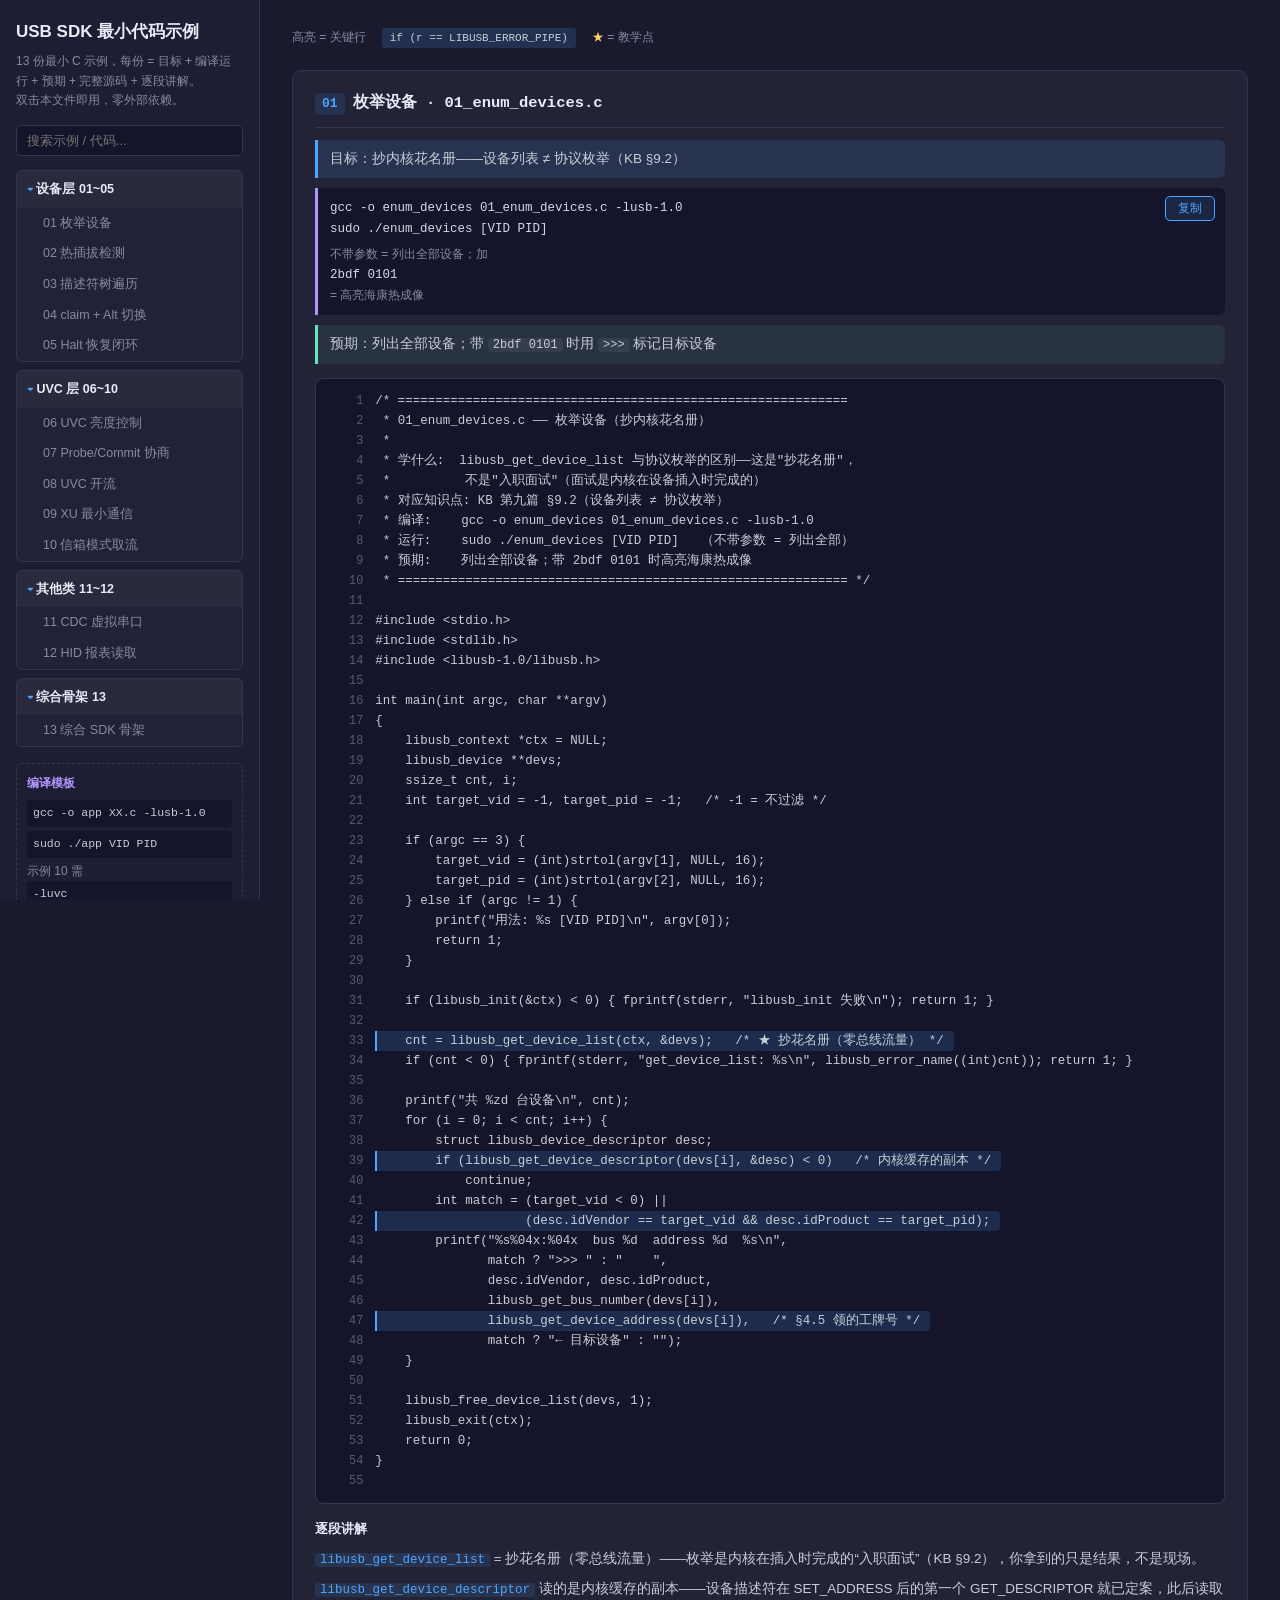
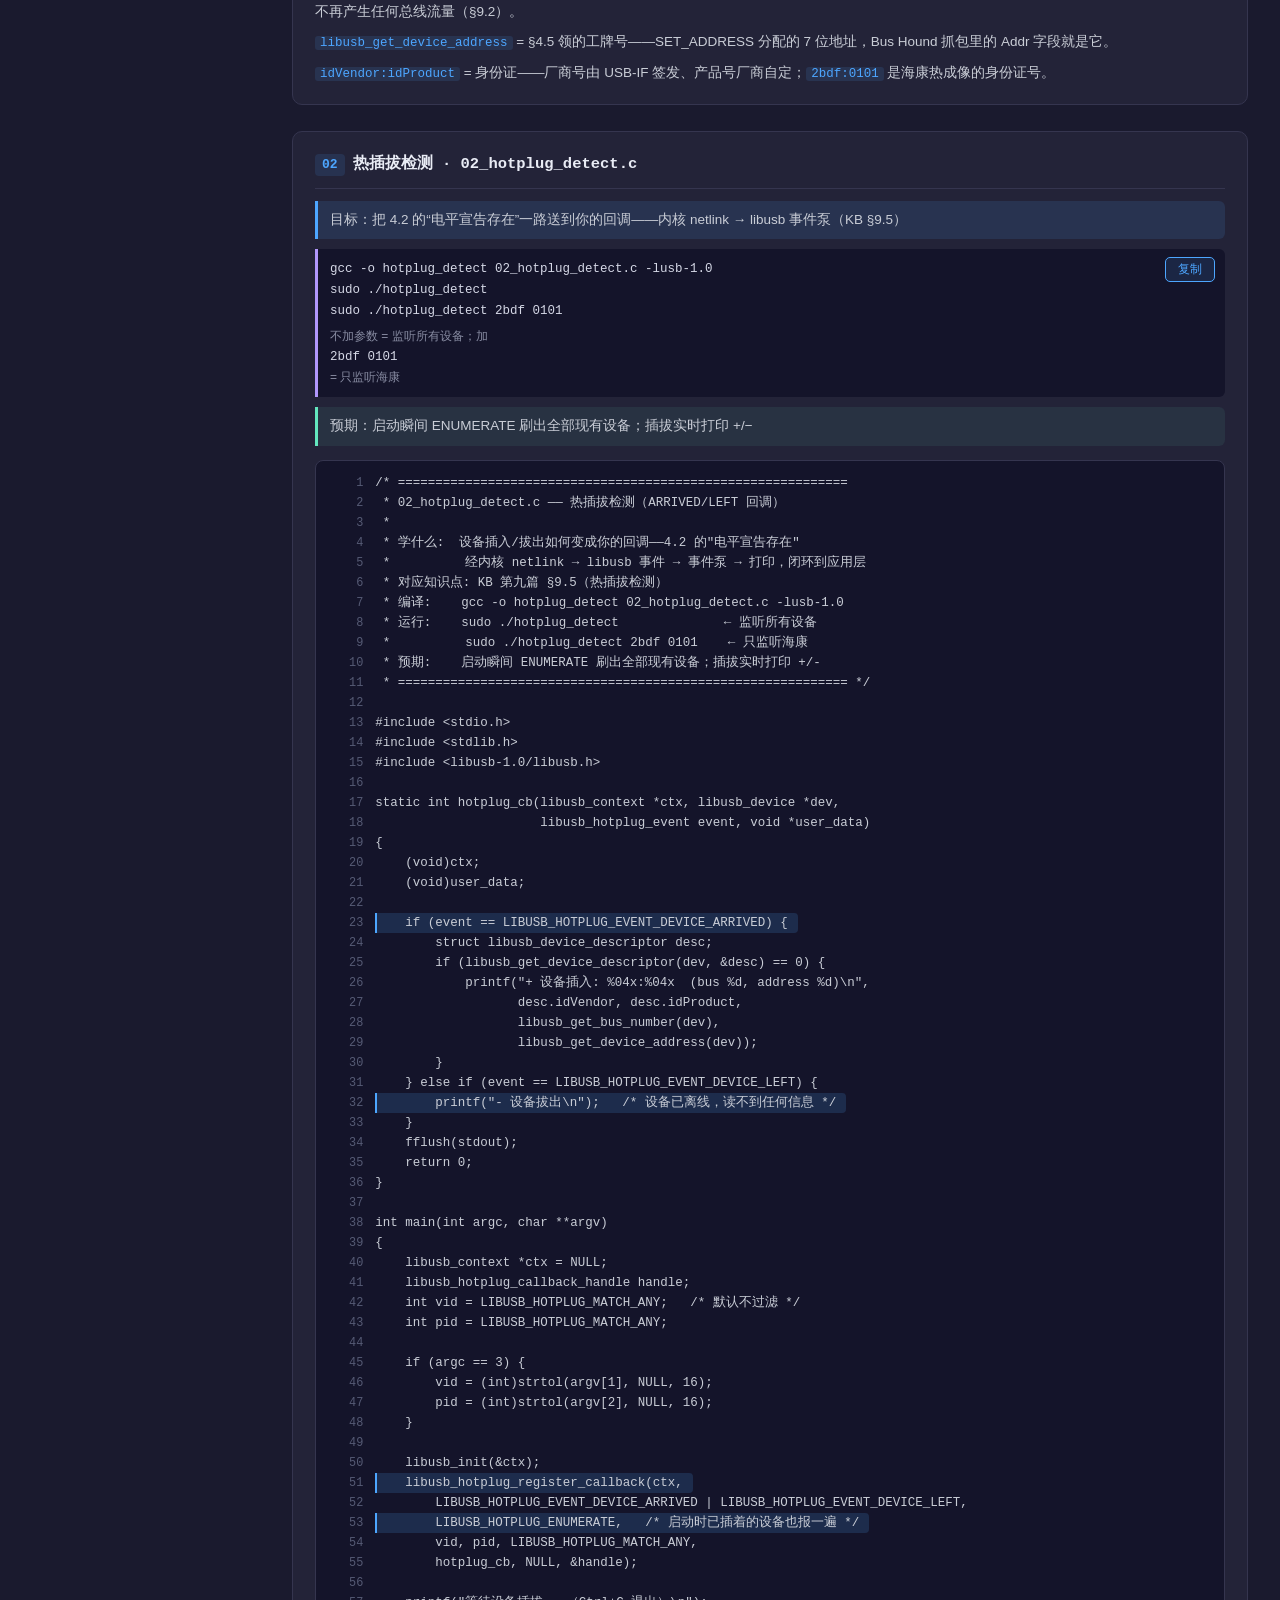
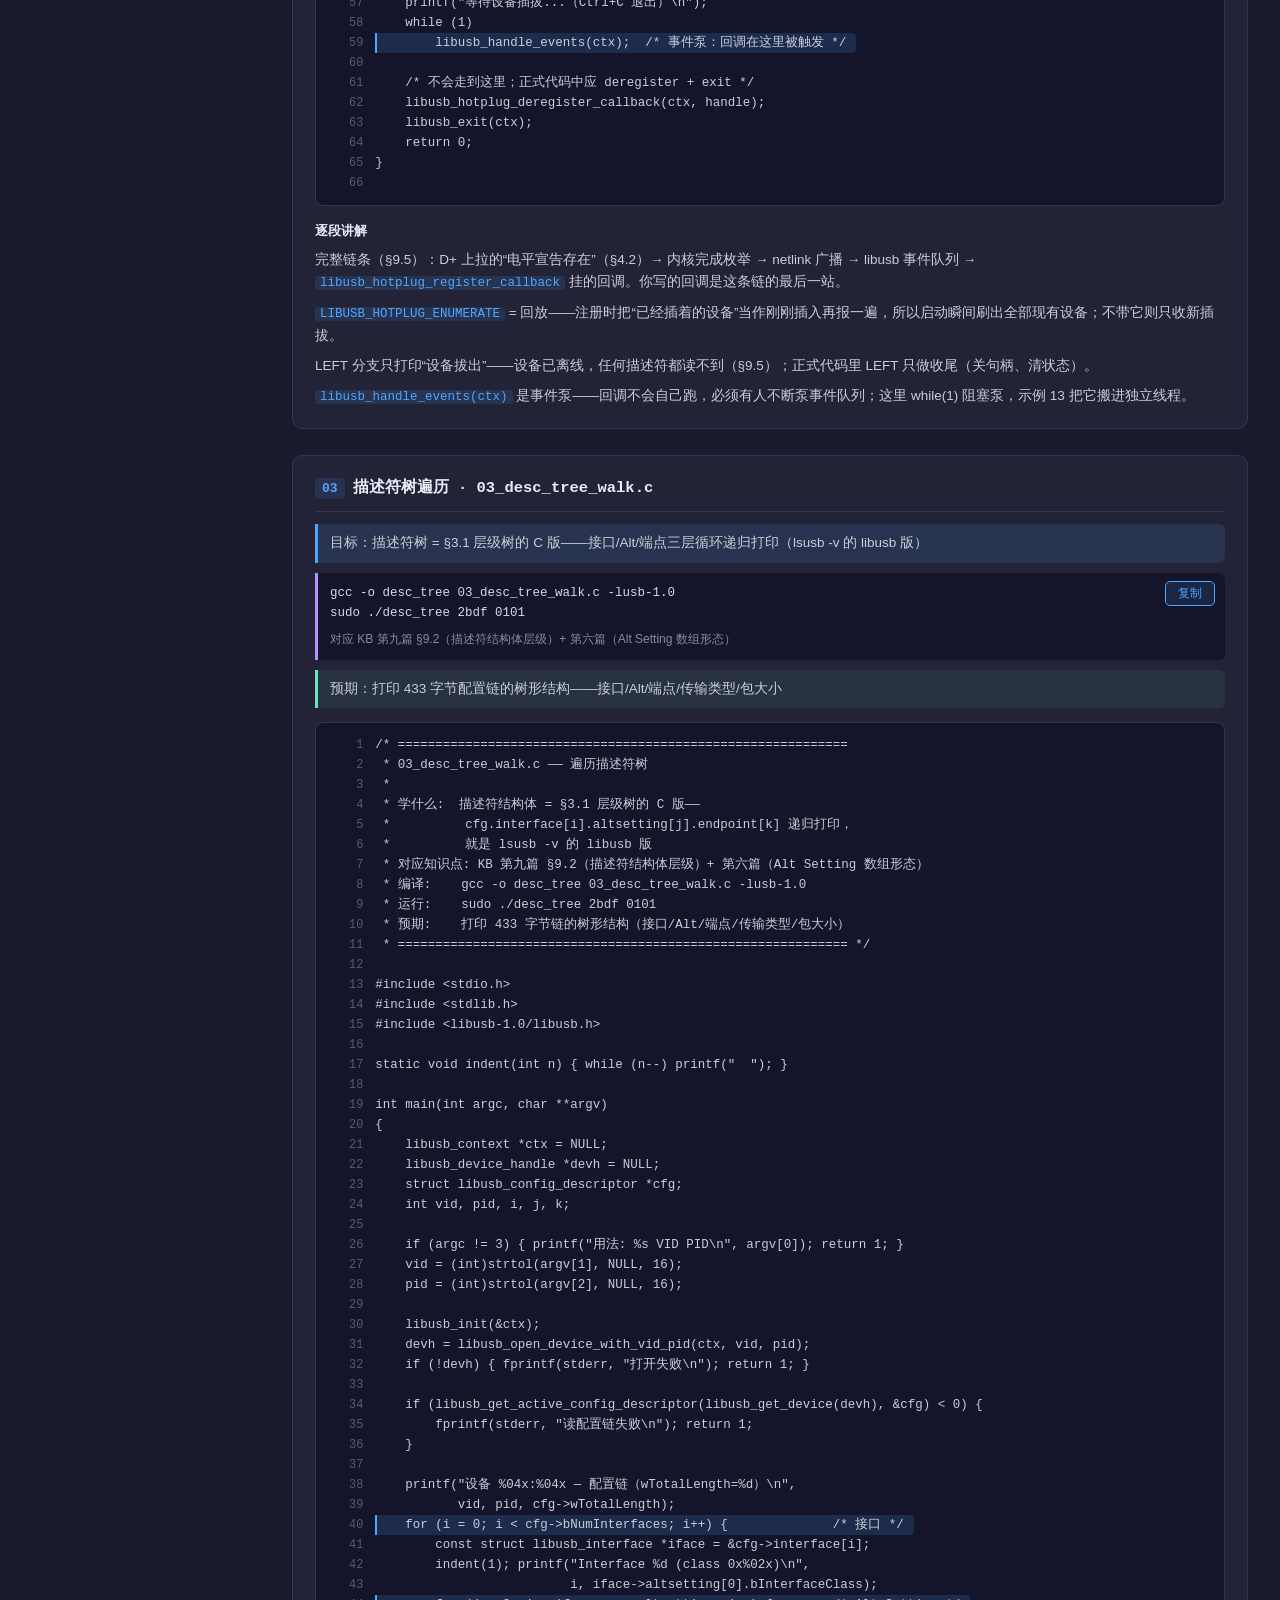
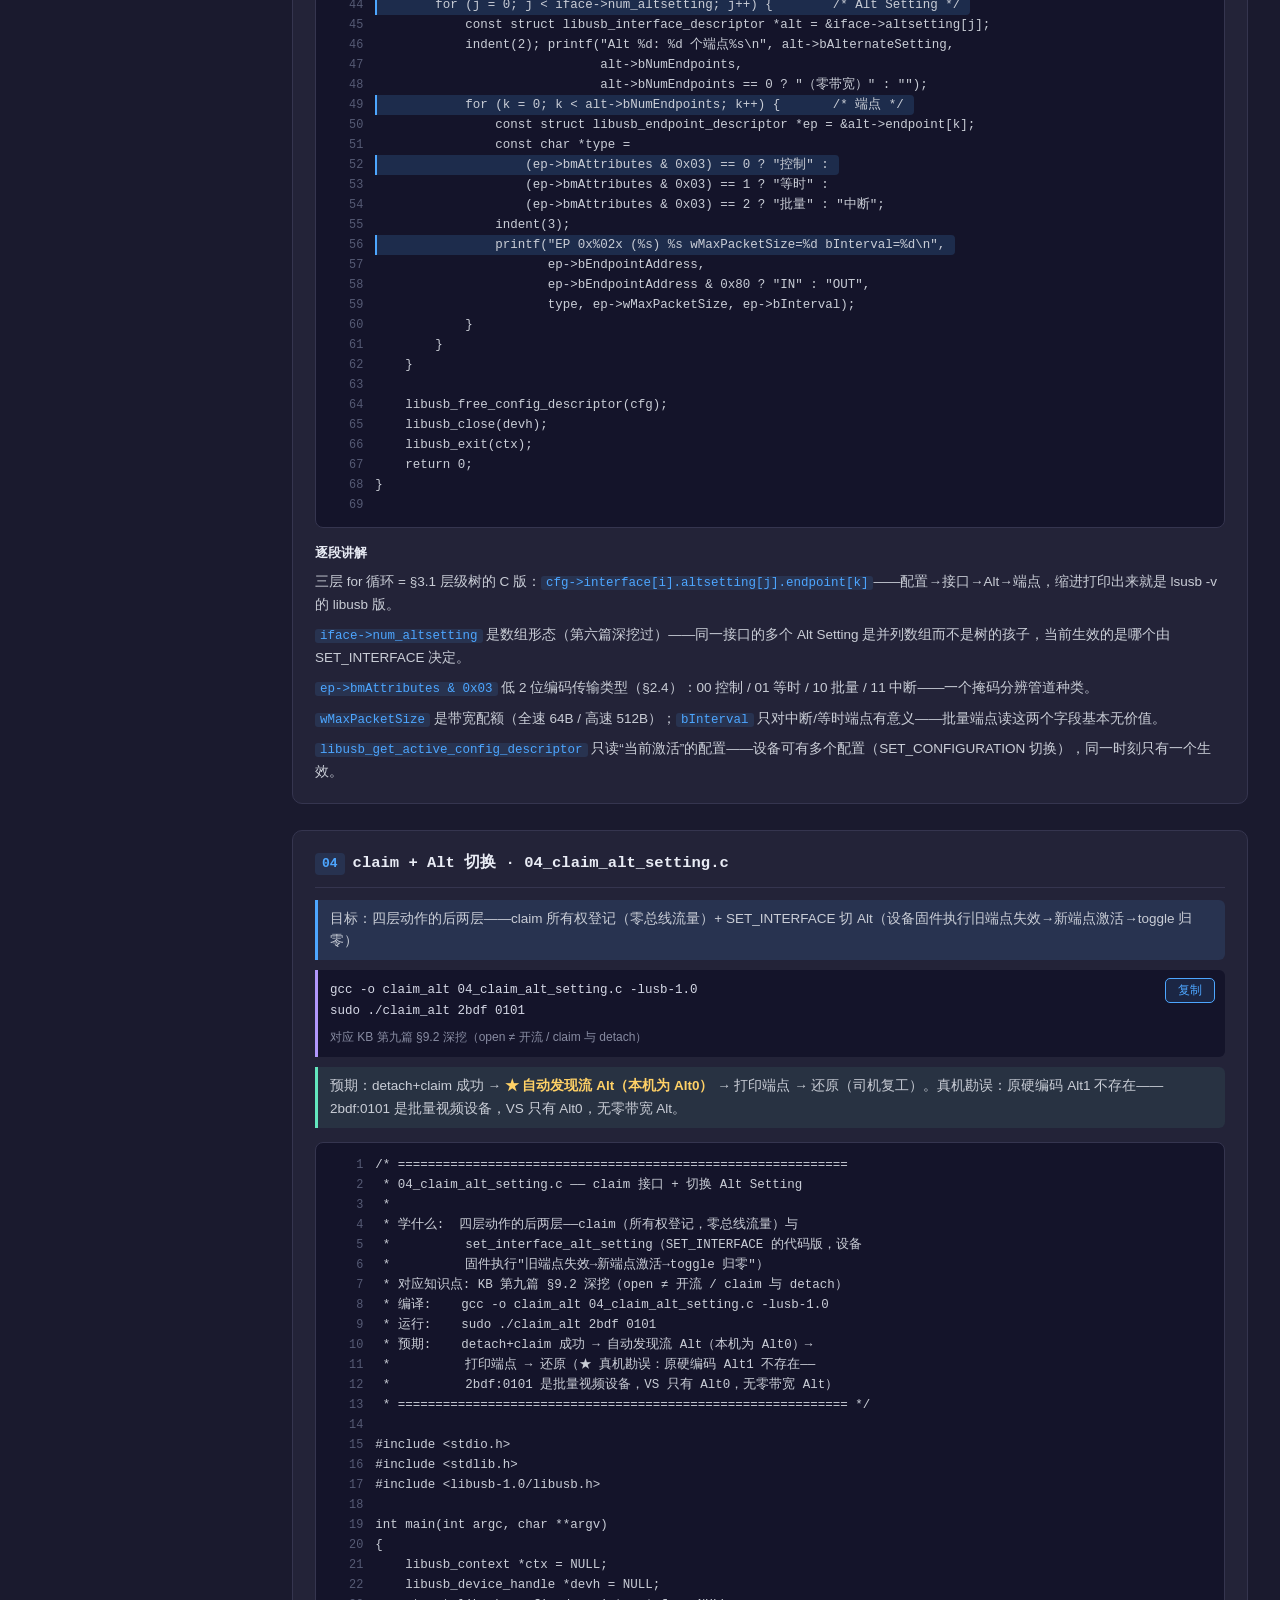
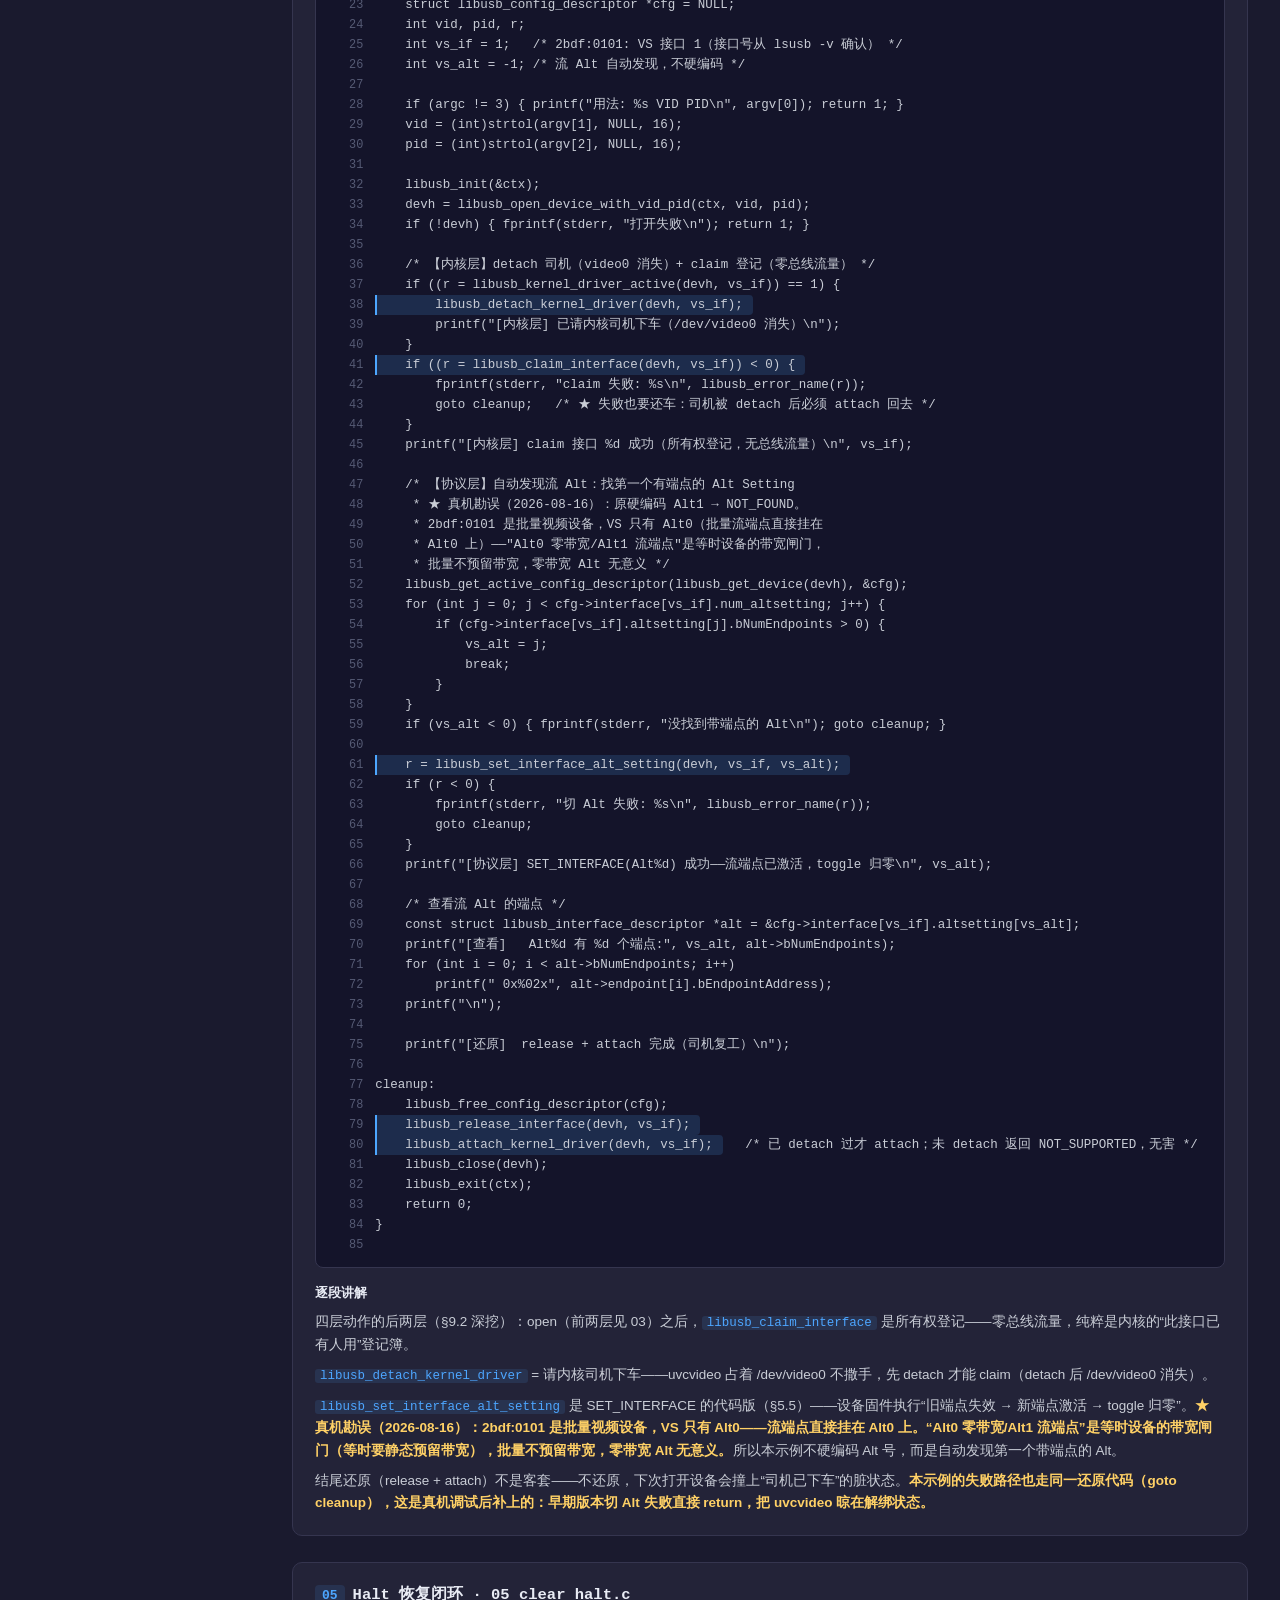
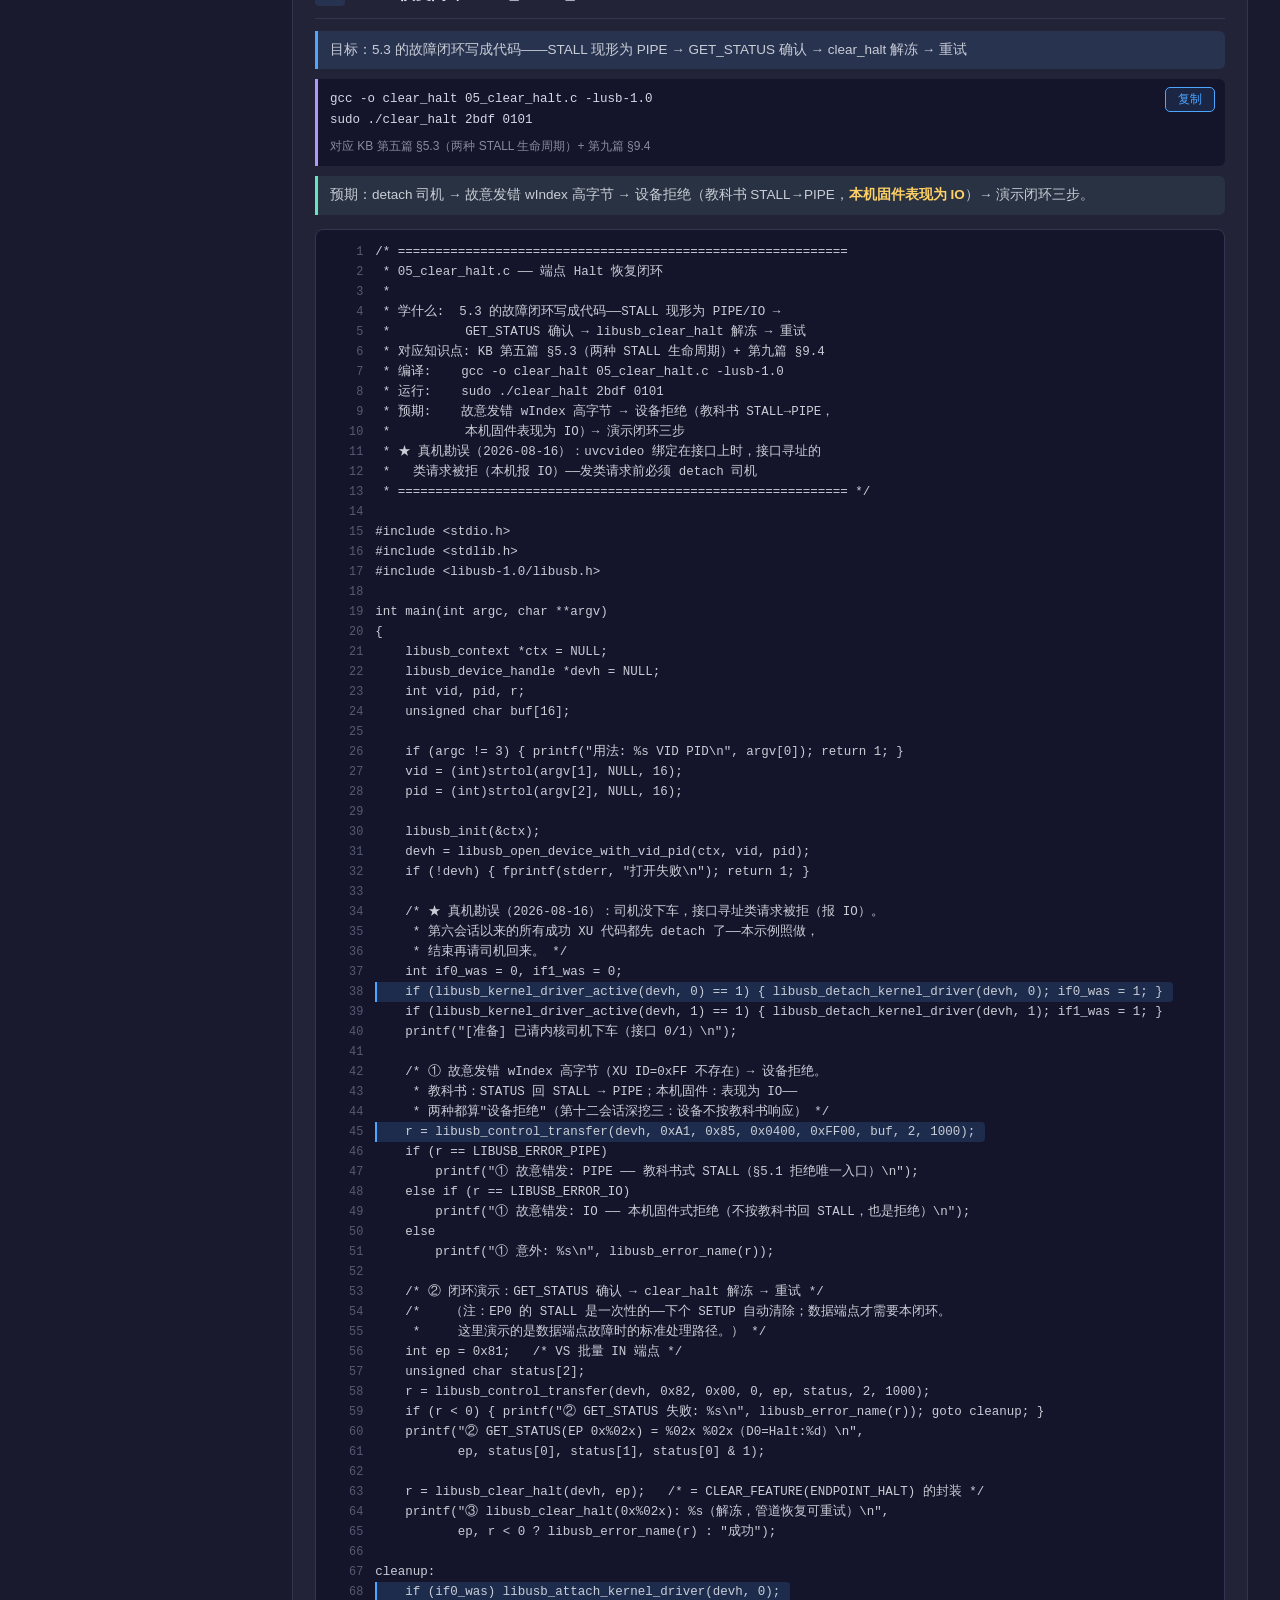
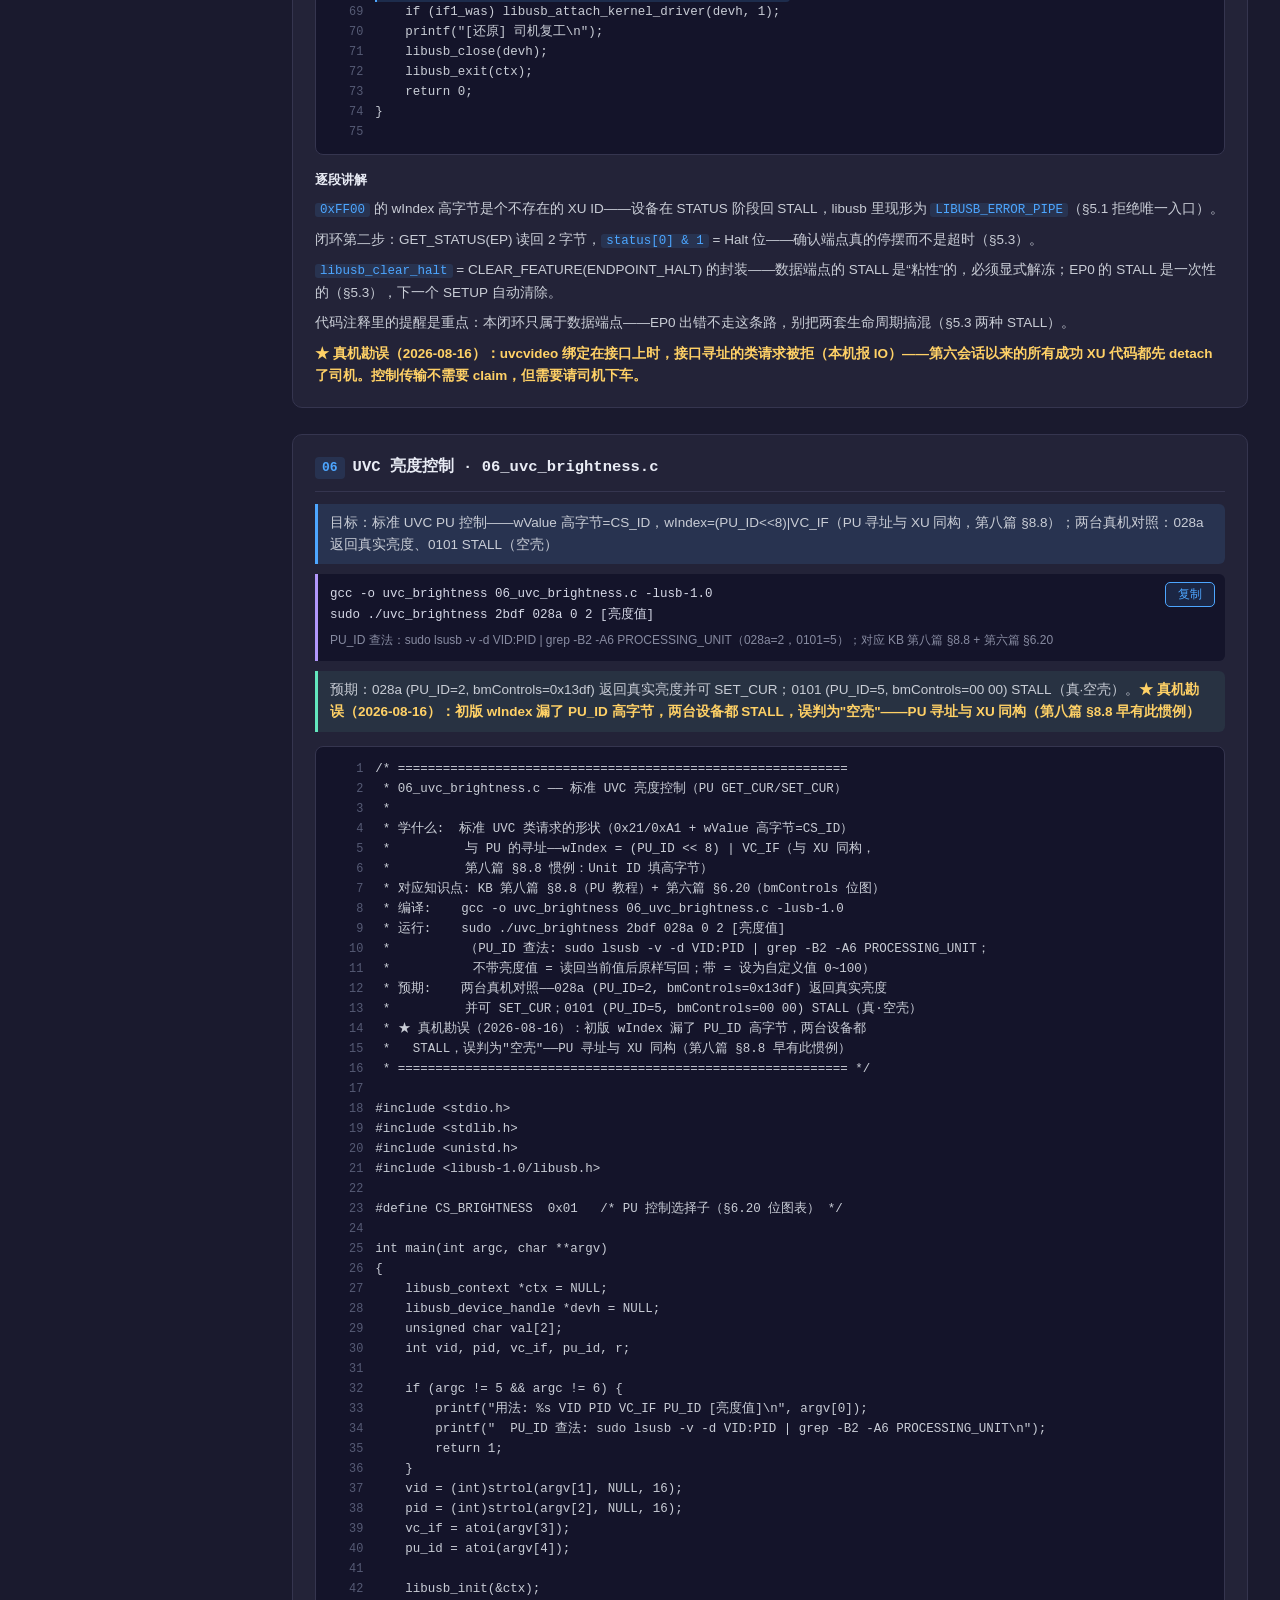
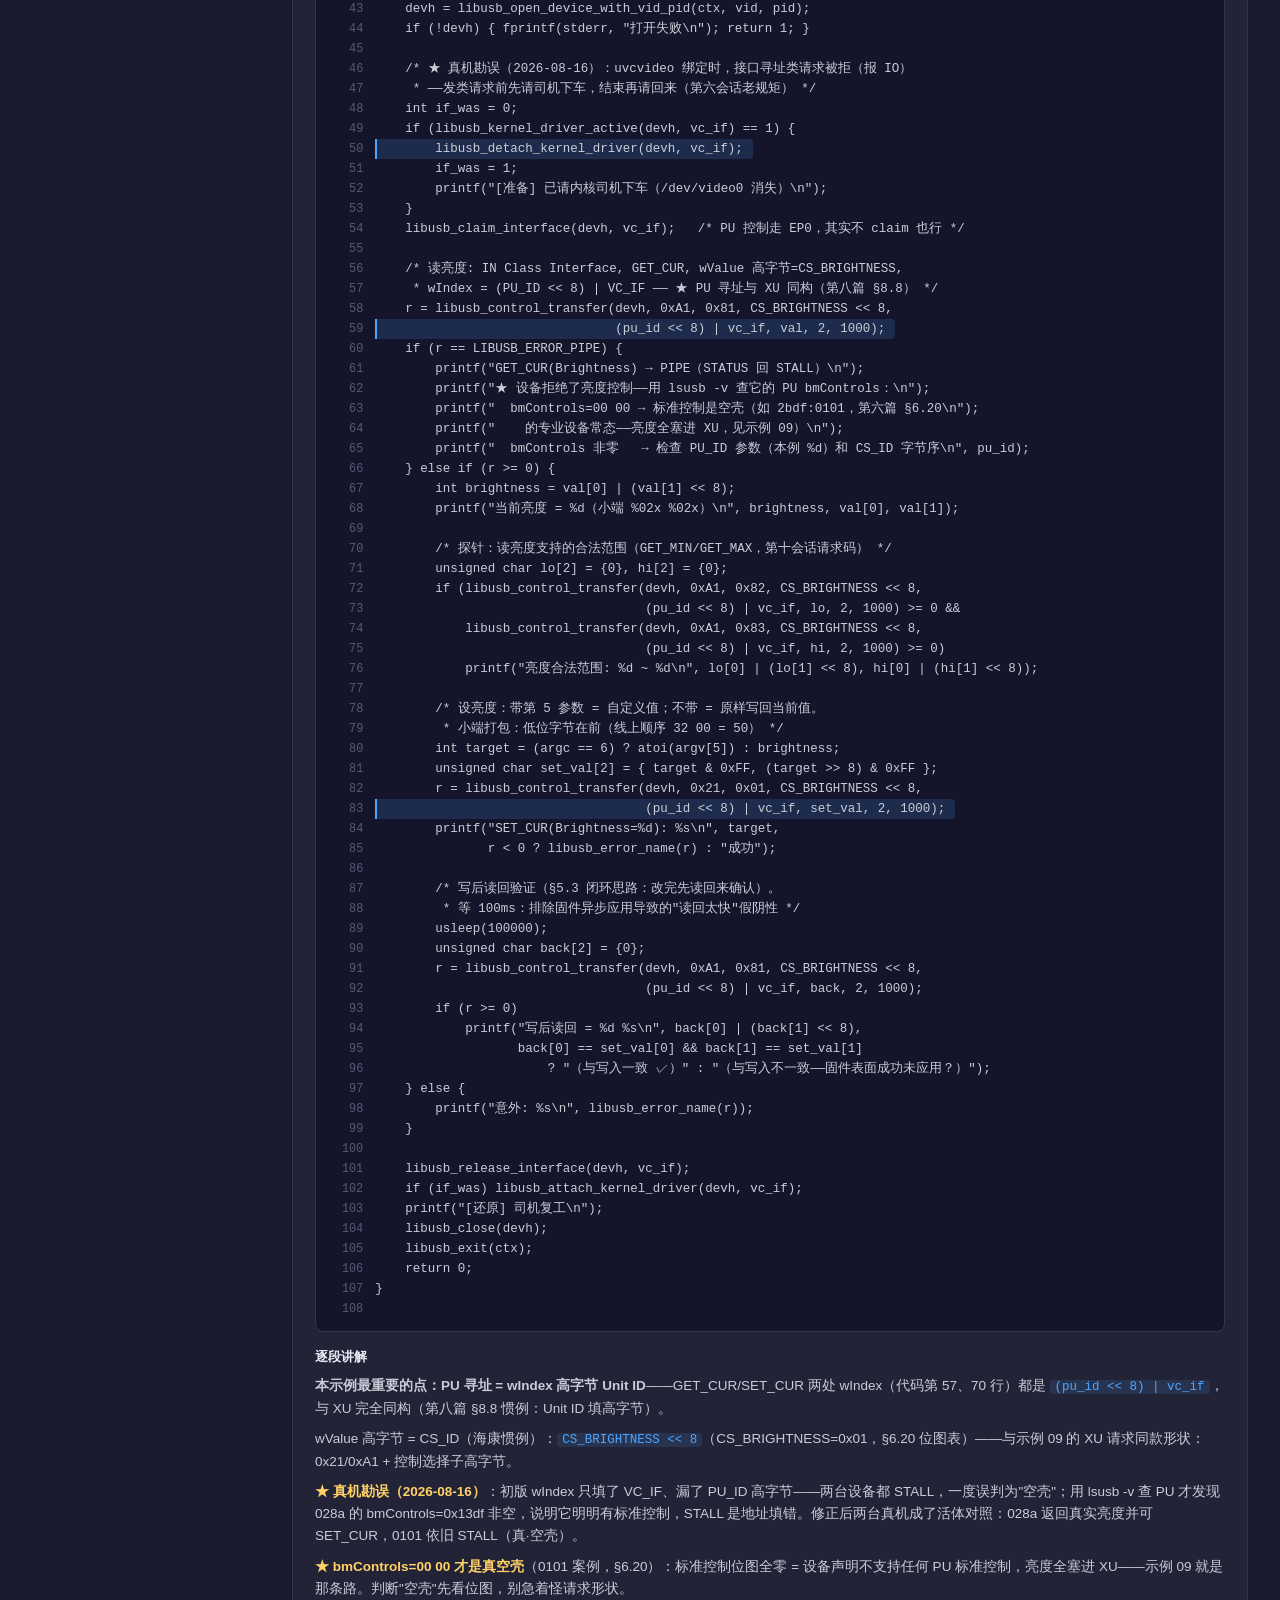
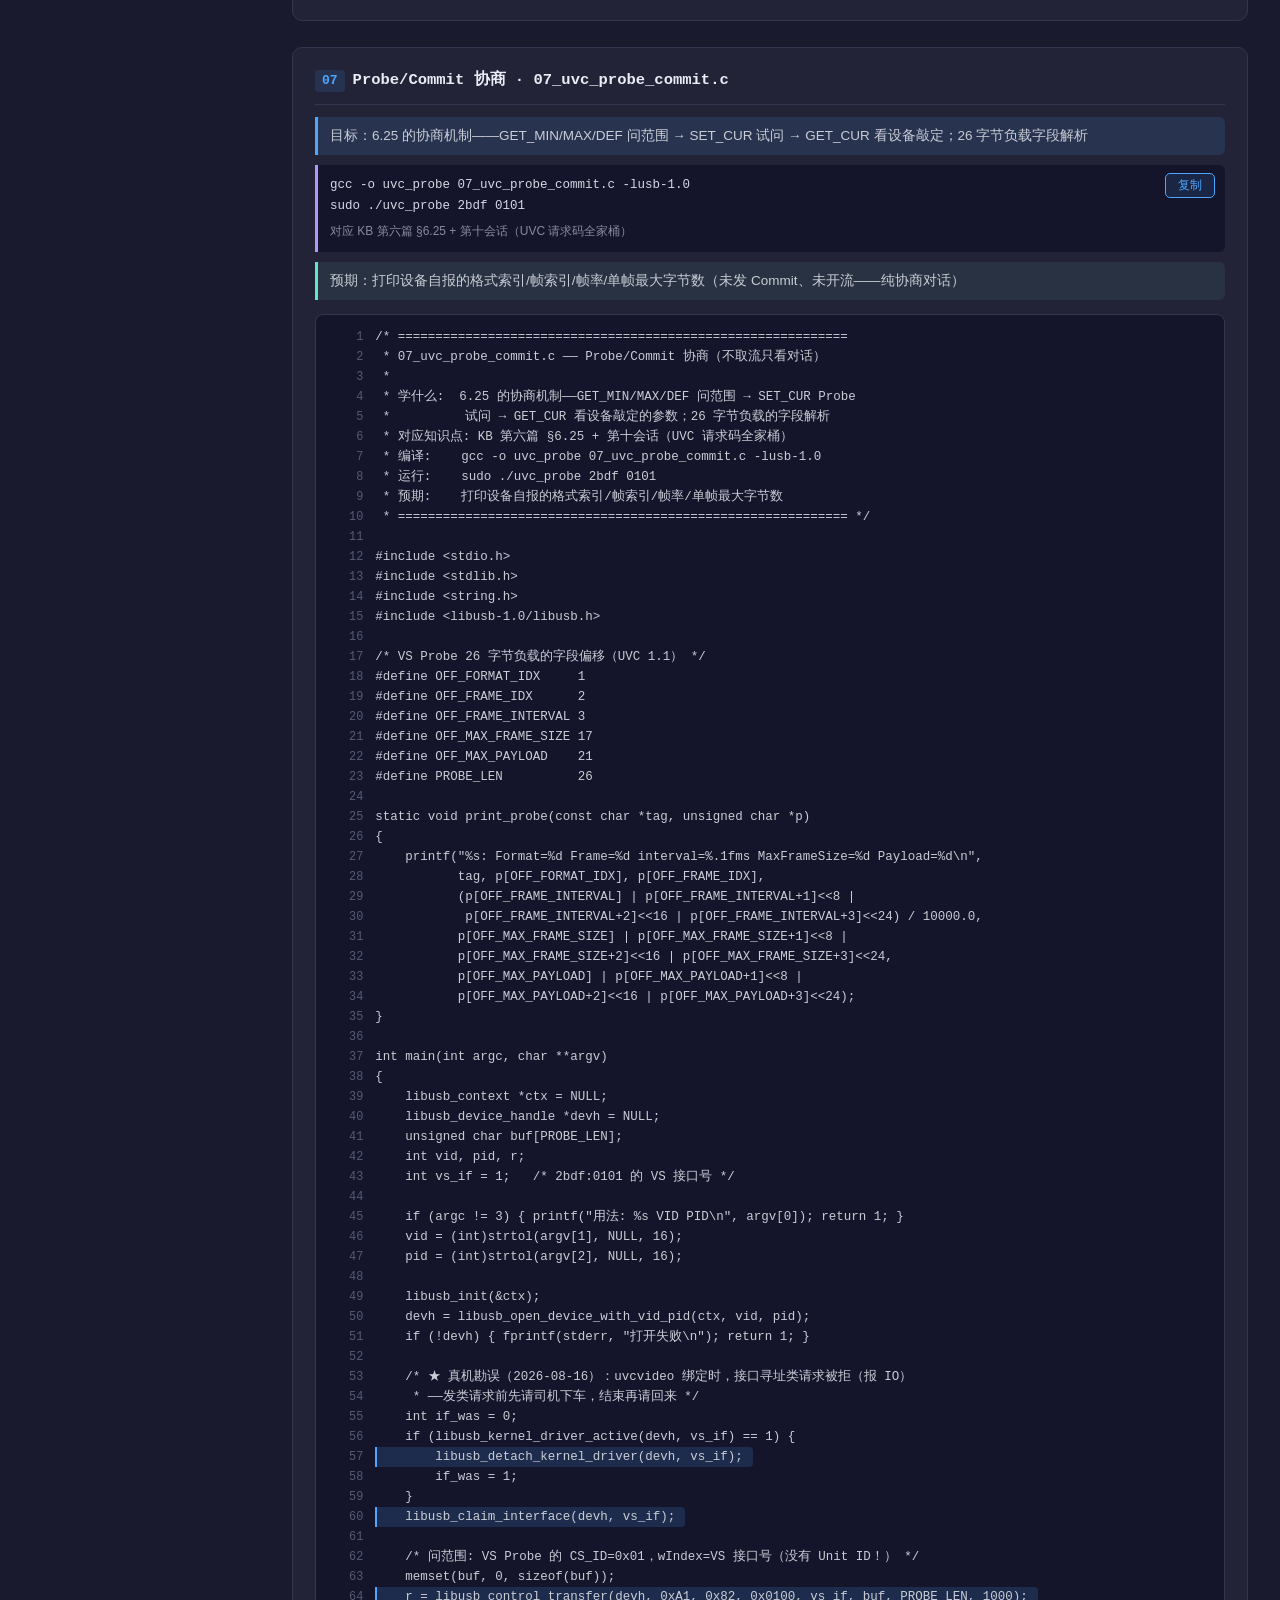
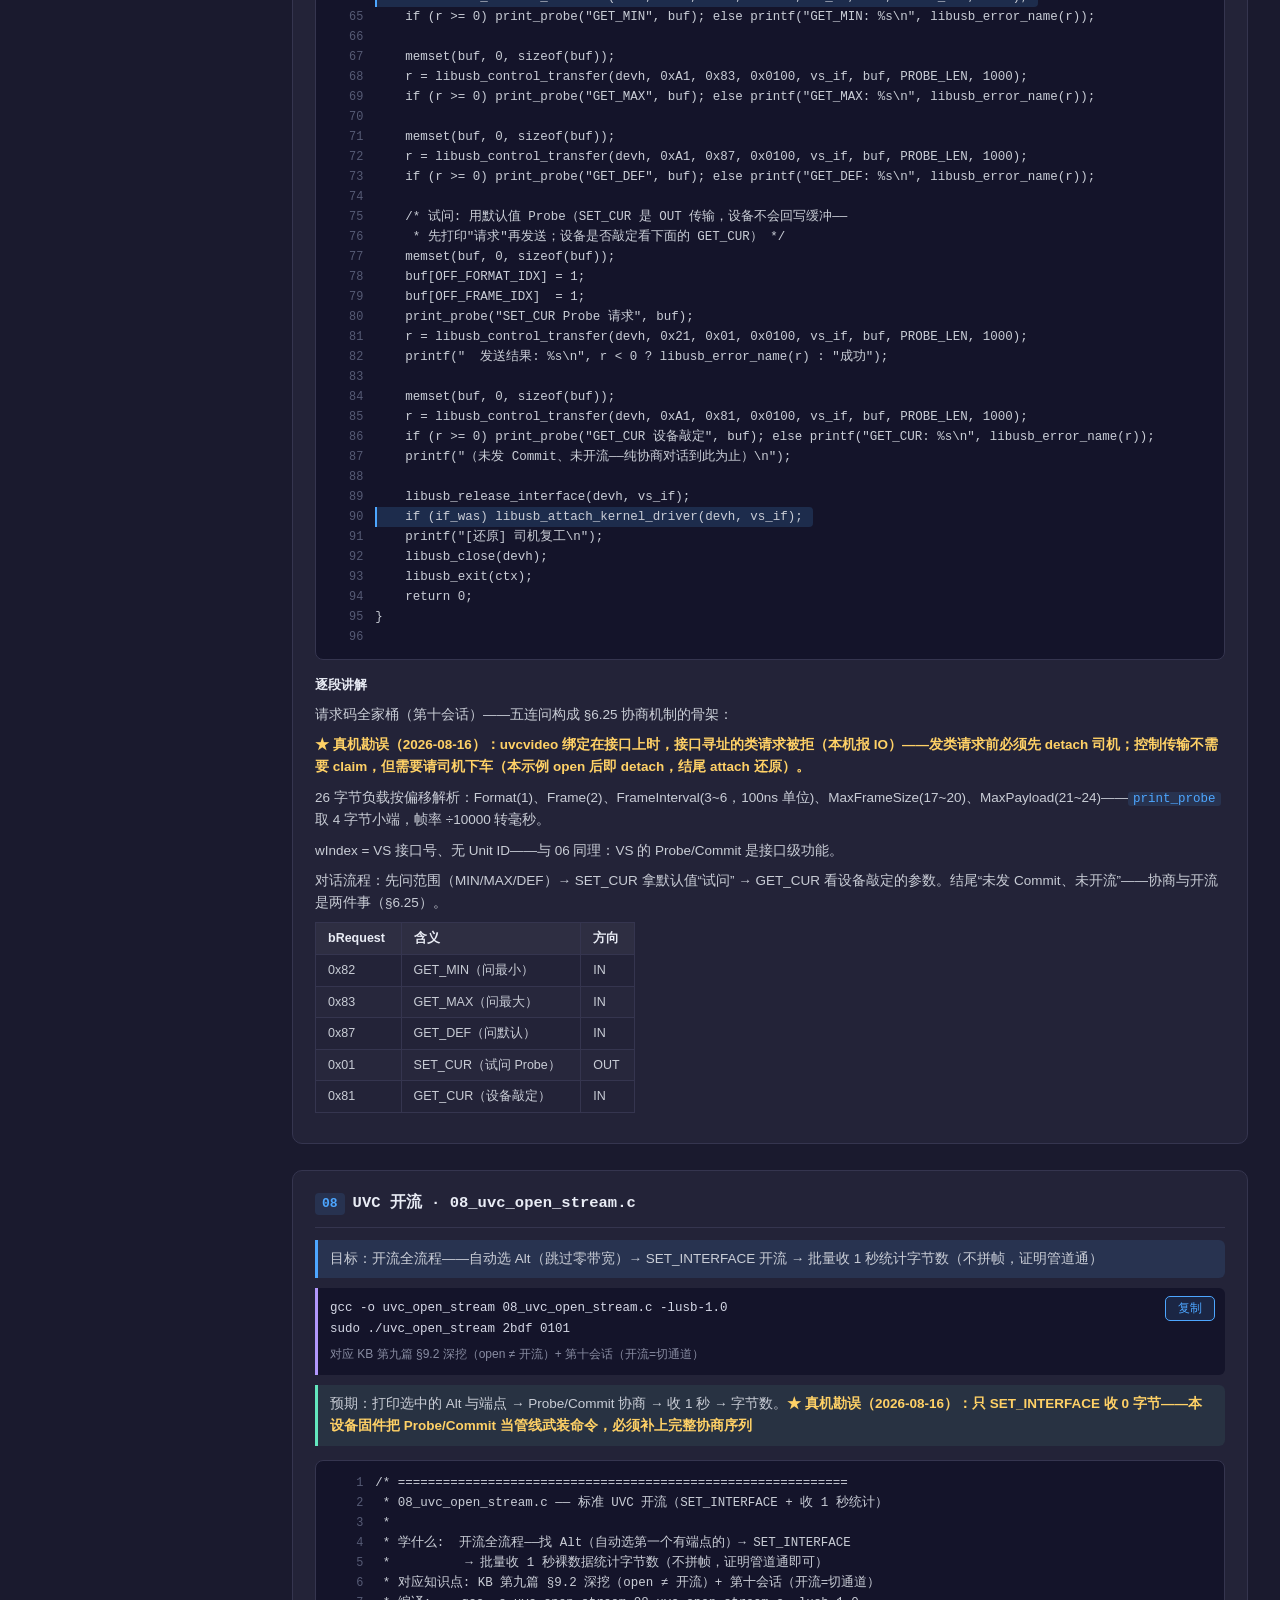
<file: CCNotes/USB/usb-sdk-examples.html>
<!DOCTYPE html>
<html lang="zh-CN">
<head>
<meta charset="UTF-8">
<meta name="viewport" content="width=device-width, initial-scale=1.0">
<meta name="description" content="USB SDK 最小代码示例 — 13 份 C 示例：目标 / 编译运行 / 预期 / 完整源码 / 逐段讲解，单文件零依赖。">
<meta name="theme-color" content="#1a1a2e">
<title>USB SDK 最小代码示例</title>
<style>
/* ================= usb-sdk-examples 内嵌样式（暗色 IDE 风格） ================= */
:root {
    --bg: #1a1a2e;
    --card-bg: #232338;
    --card-border: #35354f;
    --code-bg: #14142a;
    --text: #c9cdd6;
    --text-head: #e9ecf5;
    --muted: #878ba1;
    --accent: #4da6ff;
    --accent-dim: rgba(77, 166, 255, 0.12);
    --hl: rgba(77, 166, 255, 0.16);
    --hl-border: #4da6ff;
    --star: #ffd166;
    --green: #63e6be;
    --purple: #b197fc;
    --line-num: #565b75;
    --mono: Consolas, "Cascadia Mono", "JetBrains Mono", "Courier New", monospace;
    --sans: -apple-system, "Segoe UI", "Microsoft YaHei", sans-serif;
}

* { box-sizing: border-box; margin: 0; padding: 0; }

html { scroll-behavior: smooth; }

body {
    background: var(--bg);
    color: var(--text);
    font-family: var(--sans);
    font-size: 15px;
    line-height: 1.65;
    display: flex;
    min-height: 100vh;
}

/* ------------------------------ 侧边栏 260px 固定 ------------------------------ */
.sidebar {
    position: fixed;
    top: 0;
    left: 0;
    bottom: 0;
    width: 260px;
    background: #1d1d33;
    border-right: 1px solid var(--card-border);
    overflow-y: auto;
    padding: 20px 16px;
    z-index: 10;
}

.sidebar h1 {
    font-size: 17px;
    color: var(--text-head);
    line-height: 1.4;
}

.sidebar .intro {
    font-size: 12px;
    color: var(--muted);
    margin: 8px 0 14px;
}

.search-wrap { margin-bottom: 14px; }

#search {
    width: 100%;
    padding: 7px 10px;
    background: var(--code-bg);
    border: 1px solid var(--card-border);
    border-radius: 6px;
    color: var(--text);
    font-size: 13px;
    outline: none;
}

#search:focus { border-color: var(--accent); }

.sidebar details {
    border: 1px solid var(--card-border);
    border-radius: 6px;
    background: rgba(255, 255, 255, 0.02);
    margin-bottom: 8px;
    overflow: hidden;
}

.sidebar summary {
    cursor: pointer;
    padding: 8px 10px;
    font-size: 12.5px;
    font-weight: 600;
    color: var(--text-head);
    background: rgba(255, 255, 255, 0.04);
    list-style: none;
    user-select: none;
}

.sidebar summary::before {
    content: "▸ ";
    color: var(--accent);
}

.sidebar details[open] summary::before { content: "▾ "; }

.sidebar .sub-item {
    display: block;
    padding: 5px 10px 5px 24px;
    font-size: 12.5px;
    color: var(--muted);
    text-decoration: none;
    border-left: 2px solid transparent;
}

.sidebar .sub-item:hover {
    color: var(--accent);
    border-left-color: var(--accent);
    background: var(--accent-dim);
}

.tpl {
    margin-top: 16px;
    border: 1px dashed var(--card-border);
    border-radius: 6px;
    padding: 10px;
    font-size: 12px;
}

.tpl-title { font-weight: 600; color: var(--purple); margin-bottom: 6px; }

.tpl code {
    display: block;
    font-family: var(--mono);
    font-size: 11.5px;
    color: var(--text);
    background: var(--code-bg);
    border-radius: 4px;
    padding: 4px 6px;
    margin-bottom: 4px;
    white-space: pre;
    overflow-x: auto;
}

.tpl-note { color: var(--muted); margin-top: 4px; }

/* ------------------------------ 主区 ------------------------------ */
main {
    margin-left: 260px;
    flex: 1;
    padding: 28px 32px 64px;
    max-width: 1080px;
    min-width: 0;
}

.legend {
    font-size: 12px;
    color: var(--muted);
    margin-bottom: 22px;
    display: flex;
    gap: 16px;
    flex-wrap: wrap;
}

.legend .lg-hl {
    background: var(--hl);
    padding: 1px 8px;
    border-radius: 3px;
    color: var(--text);
    font-family: var(--mono);
    font-size: 11px;
}

.legend .lg-star { color: var(--star); }

/* ------------------------------ 卡片 ------------------------------ */
.card {
    background: var(--card-bg);
    border: 1px solid var(--card-border);
    border-radius: 10px;
    padding: 20px 22px;
    margin-bottom: 26px;
    scroll-margin-top: 20px;
}

.card h3 {
    font-size: 16.5px;
    color: var(--text-head);
    margin-bottom: 12px;
    padding-bottom: 10px;
    border-bottom: 1px solid var(--card-border);
    font-family: var(--mono);
    font-size: 15.5px;
}

.card h3 .cnum {
    display: inline-block;
    background: var(--accent-dim);
    color: var(--accent);
    border-radius: 4px;
    padding: 0 7px;
    margin-right: 8px;
    font-size: 13px;
}

.goal {
    border-left: 3px solid var(--accent);
    background: var(--accent-dim);
    border-radius: 0 6px 6px 0;
    padding: 8px 12px;
    font-size: 13.5px;
    margin-bottom: 10px;
}

.build {
    border-left: 3px solid var(--purple);
    background: var(--code-bg);
    border-radius: 0 6px 6px 0;
    padding: 10px 12px;
    margin-bottom: 10px;
    position: relative;
}

.build code {
    display: block;
    font-family: var(--mono);
    font-size: 12.5px;
    color: #d5d8e6;
    white-space: pre;
    overflow-x: auto;
    padding-right: 76px;
}

.build .bhint {
    font-size: 12px;
    color: var(--muted);
    margin-top: 6px;
}

.copy {
    position: absolute;
    top: 8px;
    right: 10px;
    background: var(--accent-dim);
    color: var(--accent);
    border: 1px solid var(--accent);
    border-radius: 5px;
    padding: 3px 12px;
    font-size: 12px;
    cursor: pointer;
    font-family: var(--sans);
}

.copy:hover { background: rgba(77, 166, 255, 0.28); }

.copy.done { color: var(--green); border-color: var(--green); background: rgba(99, 230, 190, 0.12); }

.expect {
    border-left: 3px solid var(--green);
    background: rgba(99, 230, 190, 0.07);
    border-radius: 0 6px 6px 0;
    padding: 8px 12px;
    font-size: 13.5px;
    margin-bottom: 14px;
}

.expect code {
    font-family: var(--mono);
    font-size: 12px;
    background: rgba(255, 255, 255, 0.06);
    padding: 0 5px;
    border-radius: 3px;
}

.star { color: var(--star); font-weight: 600; }

/* ------------------------------ 代码块（CSS counter 行号） ------------------------------ */
pre.code {
    background: var(--code-bg);
    border: 1px solid var(--card-border);
    border-radius: 8px;
    padding: 12px 14px;
    overflow-x: auto;
    counter-reset: ln;
    font-family: var(--mono);
    font-size: 12.5px;
    line-height: 1.6;
    margin-bottom: 14px;
}

pre.code .ln {
    counter-increment: ln;
    white-space: pre;
    display: block;
}

pre.code .ln::before {
    content: counter(ln);
    display: inline-block;
    width: 2.8em;
    margin-right: 1em;
    color: var(--line-num);
    text-align: right;
    user-select: none;
    font-size: 0.95em;
}

pre.code .hl {
    background: var(--hl);
    box-shadow: inset 2px 0 0 var(--hl-border);
    display: inline-block;
    padding-right: 10px;
    border-radius: 0 4px 4px 0;
}

/* ------------------------------ 逐段讲解 ------------------------------ */
.notes h4 {
    font-size: 13px;
    color: var(--text-head);
    margin-bottom: 8px;
    font-weight: 600;
}

.notes p {
    font-size: 13.5px;
    margin-bottom: 8px;
    color: var(--text);
}

.notes p:last-child { margin-bottom: 0; }

.notes code {
    font-family: var(--mono);
    font-size: 12.5px;
    color: var(--accent);
    background: var(--accent-dim);
    padding: 0 5px;
    border-radius: 3px;
    white-space: nowrap;
}

.notes table {
    border-collapse: collapse;
    margin: 6px 0 10px;
    font-size: 12.5px;
    min-width: 320px;
}

.notes th, .notes td {
    border: 1px solid var(--card-border);
    padding: 5px 12px;
    text-align: left;
}

.notes th {
    background: rgba(255, 255, 255, 0.05);
    color: var(--text-head);
    font-weight: 600;
}

.notes tr:nth-child(even) td { background: rgba(255, 255, 255, 0.02); }

.notes td code {
    font-size: 12px;
    background: none;
    padding: 0;
    color: var(--purple);
}

/* ------------------------------ 响应式 ≤900px ------------------------------ */
@media (max-width: 900px) {
    .sidebar { display: none; }
    main { margin-left: 0; padding: 18px 14px 48px; }
    .card { padding: 14px 14px; }
}

</style>
</head>
<body>
<aside class="sidebar">
    <h1>USB SDK 最小代码示例</h1>
    <p class="intro">13 份最小 C 示例，每份 = 目标 + 编译运行 + 预期 + 完整源码 + 逐段讲解。<br>双击本文件即用，零外部依赖。</p>
    <div class="search-wrap">
        <input id="search" type="search" placeholder="搜索示例 / 代码..." aria-label="搜索示例或代码">
    </div>
    <details open>
        <summary>设备层 01~05</summary>
        <a class="sub-item" href="#ex-01">01 枚举设备</a>
        <a class="sub-item" href="#ex-02">02 热插拔检测</a>
        <a class="sub-item" href="#ex-03">03 描述符树遍历</a>
        <a class="sub-item" href="#ex-04">04 claim + Alt 切换</a>
        <a class="sub-item" href="#ex-05">05 Halt 恢复闭环</a>
    </details>
    <details open>
        <summary>UVC 层 06~10</summary>
        <a class="sub-item" href="#ex-06">06 UVC 亮度控制</a>
        <a class="sub-item" href="#ex-07">07 Probe/Commit 协商</a>
        <a class="sub-item" href="#ex-08">08 UVC 开流</a>
        <a class="sub-item" href="#ex-09">09 XU 最小通信</a>
        <a class="sub-item" href="#ex-10">10 信箱模式取流</a>
    </details>
    <details open>
        <summary>其他类 11~12</summary>
        <a class="sub-item" href="#ex-11">11 CDC 虚拟串口</a>
        <a class="sub-item" href="#ex-12">12 HID 报表读取</a>
    </details>
    <details open>
        <summary>综合骨架 13</summary>
        <a class="sub-item" href="#ex-13">13 综合 SDK 骨架</a>
    </details>
    <div class="tpl">
        <div class="tpl-title">编译模板</div>
        <code>gcc -o app XX.c -lusb-1.0</code>
        <code>sudo ./app VID PID</code>
        <p class="tpl-note">示例 10 需 <code>-luvc</code> + OpenCV；示例 13 加 <code>-pthread</code></p>
    </div>
</aside>
<main>
    <div class="legend">
        <span>高亮 = 关键行</span><span class="lg-hl">if (r == LIBUSB_ERROR_PIPE)</span>
        <span><span class="lg-star">★</span> = 教学点</span>
    </div>
    <article class="card" id="ex-01">
        <h3><span class="cnum">01</span>枚举设备 · 01_enum_devices.c</h3>
        <div class="goal">目标：抄内核花名册——设备列表 ≠ 协议枚举（KB §9.2）</div>
        <div class="build">
            <code>gcc -o enum_devices 01_enum_devices.c -lusb-1.0</code>
            <code>sudo ./enum_devices [VID PID]</code>
            <div class="bhint">不带参数 = 列出全部设备；加 <code>2bdf 0101</code> = 高亮海康热成像</div>
            <button class="copy" type="button">复制</button>
        </div>
        <div class="expect">预期：列出全部设备；带 <code>2bdf 0101</code> 时用 <code>&gt;&gt;&gt;</code> 标记目标设备</div>
        <pre class="code"><div class="ln">/* ============================================================</div><div class="ln"> * 01_enum_devices.c —— 枚举设备（抄内核花名册）</div><div class="ln"> *</div><div class="ln"> * 学什么:  libusb_get_device_list 与协议枚举的区别——这是"抄花名册"，</div><div class="ln"> *          不是"入职面试"（面试是内核在设备插入时完成的）</div><div class="ln"> * 对应知识点: KB 第九篇 §9.2（设备列表 ≠ 协议枚举）</div><div class="ln"> * 编译:    gcc -o enum_devices 01_enum_devices.c -lusb-1.0</div><div class="ln"> * 运行:    sudo ./enum_devices [VID PID]   （不带参数 = 列出全部）</div><div class="ln"> * 预期:    列出全部设备；带 2bdf 0101 时高亮海康热成像</div><div class="ln"> * ============================================================ */</div><div class="ln"></div><div class="ln">#include &lt;stdio.h&gt;</div><div class="ln">#include &lt;stdlib.h&gt;</div><div class="ln">#include &lt;libusb-1.0/libusb.h&gt;</div><div class="ln"></div><div class="ln">int main(int argc, char **argv)</div><div class="ln">{</div><div class="ln">    libusb_context *ctx = NULL;</div><div class="ln">    libusb_device **devs;</div><div class="ln">    ssize_t cnt, i;</div><div class="ln">    int target_vid = -1, target_pid = -1;   /* -1 = 不过滤 */</div><div class="ln"></div><div class="ln">    if (argc == 3) {</div><div class="ln">        target_vid = (int)strtol(argv[1], NULL, 16);</div><div class="ln">        target_pid = (int)strtol(argv[2], NULL, 16);</div><div class="ln">    } else if (argc != 1) {</div><div class="ln">        printf("用法: %s [VID PID]\n", argv[0]);</div><div class="ln">        return 1;</div><div class="ln">    }</div><div class="ln"></div><div class="ln">    if (libusb_init(&amp;ctx) &lt; 0) { fprintf(stderr, "libusb_init 失败\n"); return 1; }</div><div class="ln"></div><div class="ln"><span class="hl">    cnt = libusb_get_device_list(ctx, &amp;devs);   /* ★ 抄花名册（零总线流量） */</span></div><div class="ln">    if (cnt &lt; 0) { fprintf(stderr, "get_device_list: %s\n", libusb_error_name((int)cnt)); return 1; }</div><div class="ln"></div><div class="ln">    printf("共 %zd 台设备\n", cnt);</div><div class="ln">    for (i = 0; i &lt; cnt; i++) {</div><div class="ln">        struct libusb_device_descriptor desc;</div><div class="ln"><span class="hl">        if (libusb_get_device_descriptor(devs[i], &amp;desc) &lt; 0)   /* 内核缓存的副本 */</span></div><div class="ln">            continue;</div><div class="ln">        int match = (target_vid &lt; 0) ||</div><div class="ln"><span class="hl">                    (desc.idVendor == target_vid &amp;&amp; desc.idProduct == target_pid);</span></div><div class="ln">        printf("%s%04x:%04x  bus %d  address %d  %s\n",</div><div class="ln">               match ? "&gt;&gt;&gt; " : "    ",</div><div class="ln">               desc.idVendor, desc.idProduct,</div><div class="ln">               libusb_get_bus_number(devs[i]),</div><div class="ln"><span class="hl">               libusb_get_device_address(devs[i]),   /* §4.5 领的工牌号 */</span></div><div class="ln">               match ? "← 目标设备" : "");</div><div class="ln">    }</div><div class="ln"></div><div class="ln">    libusb_free_device_list(devs, 1);</div><div class="ln">    libusb_exit(ctx);</div><div class="ln">    return 0;</div><div class="ln">}</div><div class="ln"></div></pre>
        <div class="notes">
            <h4>逐段讲解</h4>
            <p><code>libusb_get_device_list</code> = 抄花名册（零总线流量）——枚举是内核在插入时完成的“入职面试”（KB §9.2），你拿到的只是结果，不是现场。</p>
            <p><code>libusb_get_device_descriptor</code> 读的是内核缓存的副本——设备描述符在 SET_ADDRESS 后的第一个 GET_DESCRIPTOR 就已定案，此后读取不再产生任何总线流量（§9.2）。</p>
            <p><code>libusb_get_device_address</code> = §4.5 领的工牌号——SET_ADDRESS 分配的 7 位地址，Bus Hound 抓包里的 Addr 字段就是它。</p>
            <p><code>idVendor:idProduct</code> = 身份证——厂商号由 USB-IF 签发、产品号厂商自定；<code>2bdf:0101</code> 是海康热成像的身份证号。</p>
        </div>
    </article>
    <article class="card" id="ex-02">
        <h3><span class="cnum">02</span>热插拔检测 · 02_hotplug_detect.c</h3>
        <div class="goal">目标：把 4.2 的“电平宣告存在”一路送到你的回调——内核 netlink → libusb 事件泵（KB §9.5）</div>
        <div class="build">
            <code>gcc -o hotplug_detect 02_hotplug_detect.c -lusb-1.0</code>
            <code>sudo ./hotplug_detect</code>
            <code>sudo ./hotplug_detect 2bdf 0101</code>
            <div class="bhint">不加参数 = 监听所有设备；加 <code>2bdf 0101</code> = 只监听海康</div>
            <button class="copy" type="button">复制</button>
        </div>
        <div class="expect">预期：启动瞬间 ENUMERATE 刷出全部现有设备；插拔实时打印 +/−</div>
        <pre class="code"><div class="ln">/* ============================================================</div><div class="ln"> * 02_hotplug_detect.c —— 热插拔检测（ARRIVED/LEFT 回调）</div><div class="ln"> *</div><div class="ln"> * 学什么:  设备插入/拔出如何变成你的回调——4.2 的"电平宣告存在"</div><div class="ln"> *          经内核 netlink → libusb 事件 → 事件泵 → 打印，闭环到应用层</div><div class="ln"> * 对应知识点: KB 第九篇 §9.5（热插拔检测）</div><div class="ln"> * 编译:    gcc -o hotplug_detect 02_hotplug_detect.c -lusb-1.0</div><div class="ln"> * 运行:    sudo ./hotplug_detect              ← 监听所有设备</div><div class="ln"> *          sudo ./hotplug_detect 2bdf 0101    ← 只监听海康</div><div class="ln"> * 预期:    启动瞬间 ENUMERATE 刷出全部现有设备；插拔实时打印 +/-</div><div class="ln"> * ============================================================ */</div><div class="ln"></div><div class="ln">#include &lt;stdio.h&gt;</div><div class="ln">#include &lt;stdlib.h&gt;</div><div class="ln">#include &lt;libusb-1.0/libusb.h&gt;</div><div class="ln"></div><div class="ln">static int hotplug_cb(libusb_context *ctx, libusb_device *dev,</div><div class="ln">                      libusb_hotplug_event event, void *user_data)</div><div class="ln">{</div><div class="ln">    (void)ctx;</div><div class="ln">    (void)user_data;</div><div class="ln"></div><div class="ln"><span class="hl">    if (event == LIBUSB_HOTPLUG_EVENT_DEVICE_ARRIVED) {</span></div><div class="ln">        struct libusb_device_descriptor desc;</div><div class="ln">        if (libusb_get_device_descriptor(dev, &amp;desc) == 0) {</div><div class="ln">            printf("+ 设备插入: %04x:%04x  (bus %d, address %d)\n",</div><div class="ln">                   desc.idVendor, desc.idProduct,</div><div class="ln">                   libusb_get_bus_number(dev),</div><div class="ln">                   libusb_get_device_address(dev));</div><div class="ln">        }</div><div class="ln">    } else if (event == LIBUSB_HOTPLUG_EVENT_DEVICE_LEFT) {</div><div class="ln"><span class="hl">        printf("- 设备拔出\n");   /* 设备已离线，读不到任何信息 */</span></div><div class="ln">    }</div><div class="ln">    fflush(stdout);</div><div class="ln">    return 0;</div><div class="ln">}</div><div class="ln"></div><div class="ln">int main(int argc, char **argv)</div><div class="ln">{</div><div class="ln">    libusb_context *ctx = NULL;</div><div class="ln">    libusb_hotplug_callback_handle handle;</div><div class="ln">    int vid = LIBUSB_HOTPLUG_MATCH_ANY;   /* 默认不过滤 */</div><div class="ln">    int pid = LIBUSB_HOTPLUG_MATCH_ANY;</div><div class="ln"></div><div class="ln">    if (argc == 3) {</div><div class="ln">        vid = (int)strtol(argv[1], NULL, 16);</div><div class="ln">        pid = (int)strtol(argv[2], NULL, 16);</div><div class="ln">    }</div><div class="ln"></div><div class="ln">    libusb_init(&amp;ctx);</div><div class="ln"><span class="hl">    libusb_hotplug_register_callback(ctx,</span></div><div class="ln">        LIBUSB_HOTPLUG_EVENT_DEVICE_ARRIVED | LIBUSB_HOTPLUG_EVENT_DEVICE_LEFT,</div><div class="ln"><span class="hl">        LIBUSB_HOTPLUG_ENUMERATE,   /* 启动时已插着的设备也报一遍 */</span></div><div class="ln">        vid, pid, LIBUSB_HOTPLUG_MATCH_ANY,</div><div class="ln">        hotplug_cb, NULL, &amp;handle);</div><div class="ln"></div><div class="ln">    printf("等待设备插拔...（Ctrl+C 退出）\n");</div><div class="ln">    while (1)</div><div class="ln"><span class="hl">        libusb_handle_events(ctx);  /* 事件泵：回调在这里被触发 */</span></div><div class="ln"></div><div class="ln">    /* 不会走到这里；正式代码中应 deregister + exit */</div><div class="ln">    libusb_hotplug_deregister_callback(ctx, handle);</div><div class="ln">    libusb_exit(ctx);</div><div class="ln">    return 0;</div><div class="ln">}</div><div class="ln"></div></pre>
        <div class="notes">
            <h4>逐段讲解</h4>
            <p>完整链条（§9.5）：D+ 上拉的“电平宣告存在”（§4.2）→ 内核完成枚举 → netlink 广播 → libusb 事件队列 → <code>libusb_hotplug_register_callback</code> 挂的回调。你写的回调是这条链的最后一站。</p>
            <p><code>LIBUSB_HOTPLUG_ENUMERATE</code> = 回放——注册时把“已经插着的设备”当作刚刚插入再报一遍，所以启动瞬间刷出全部现有设备；不带它则只收新插拔。</p>
            <p>LEFT 分支只打印“设备拔出”——设备已离线，任何描述符都读不到（§9.5）；正式代码里 LEFT 只做收尾（关句柄、清状态）。</p>
            <p><code>libusb_handle_events(ctx)</code> 是事件泵——回调不会自己跑，必须有人不断泵事件队列；这里 while(1) 阻塞泵，示例 13 把它搬进独立线程。</p>
        </div>
    </article>
    <article class="card" id="ex-03">
        <h3><span class="cnum">03</span>描述符树遍历 · 03_desc_tree_walk.c</h3>
        <div class="goal">目标：描述符树 = §3.1 层级树的 C 版——接口/Alt/端点三层循环递归打印（lsusb -v 的 libusb 版）</div>
        <div class="build">
            <code>gcc -o desc_tree 03_desc_tree_walk.c -lusb-1.0</code>
            <code>sudo ./desc_tree 2bdf 0101</code>
            <div class="bhint">对应 KB 第九篇 §9.2（描述符结构体层级）+ 第六篇（Alt Setting 数组形态）</div>
            <button class="copy" type="button">复制</button>
        </div>
        <div class="expect">预期：打印 433 字节配置链的树形结构——接口/Alt/端点/传输类型/包大小</div>
        <pre class="code"><div class="ln">/* ============================================================</div><div class="ln"> * 03_desc_tree_walk.c —— 遍历描述符树</div><div class="ln"> *</div><div class="ln"> * 学什么:  描述符结构体 = §3.1 层级树的 C 版——</div><div class="ln"> *          cfg.interface[i].altsetting[j].endpoint[k] 递归打印，</div><div class="ln"> *          就是 lsusb -v 的 libusb 版</div><div class="ln"> * 对应知识点: KB 第九篇 §9.2（描述符结构体层级）+ 第六篇（Alt Setting 数组形态）</div><div class="ln"> * 编译:    gcc -o desc_tree 03_desc_tree_walk.c -lusb-1.0</div><div class="ln"> * 运行:    sudo ./desc_tree 2bdf 0101</div><div class="ln"> * 预期:    打印 433 字节链的树形结构（接口/Alt/端点/传输类型/包大小）</div><div class="ln"> * ============================================================ */</div><div class="ln"></div><div class="ln">#include &lt;stdio.h&gt;</div><div class="ln">#include &lt;stdlib.h&gt;</div><div class="ln">#include &lt;libusb-1.0/libusb.h&gt;</div><div class="ln"></div><div class="ln">static void indent(int n) { while (n--) printf("  "); }</div><div class="ln"></div><div class="ln">int main(int argc, char **argv)</div><div class="ln">{</div><div class="ln">    libusb_context *ctx = NULL;</div><div class="ln">    libusb_device_handle *devh = NULL;</div><div class="ln">    struct libusb_config_descriptor *cfg;</div><div class="ln">    int vid, pid, i, j, k;</div><div class="ln"></div><div class="ln">    if (argc != 3) { printf("用法: %s VID PID\n", argv[0]); return 1; }</div><div class="ln">    vid = (int)strtol(argv[1], NULL, 16);</div><div class="ln">    pid = (int)strtol(argv[2], NULL, 16);</div><div class="ln"></div><div class="ln">    libusb_init(&amp;ctx);</div><div class="ln">    devh = libusb_open_device_with_vid_pid(ctx, vid, pid);</div><div class="ln">    if (!devh) { fprintf(stderr, "打开失败\n"); return 1; }</div><div class="ln"></div><div class="ln">    if (libusb_get_active_config_descriptor(libusb_get_device(devh), &amp;cfg) &lt; 0) {</div><div class="ln">        fprintf(stderr, "读配置链失败\n"); return 1;</div><div class="ln">    }</div><div class="ln"></div><div class="ln">    printf("设备 %04x:%04x — 配置链（wTotalLength=%d）\n",</div><div class="ln">           vid, pid, cfg-&gt;wTotalLength);</div><div class="ln"><span class="hl">    for (i = 0; i &lt; cfg-&gt;bNumInterfaces; i++) {              /* 接口 */</span></div><div class="ln">        const struct libusb_interface *iface = &amp;cfg-&gt;interface[i];</div><div class="ln">        indent(1); printf("Interface %d (class 0x%02x)\n",</div><div class="ln">                          i, iface-&gt;altsetting[0].bInterfaceClass);</div><div class="ln"><span class="hl">        for (j = 0; j &lt; iface-&gt;num_altsetting; j++) {        /* Alt Setting */</span></div><div class="ln">            const struct libusb_interface_descriptor *alt = &amp;iface-&gt;altsetting[j];</div><div class="ln">            indent(2); printf("Alt %d: %d 个端点%s\n", alt-&gt;bAlternateSetting,</div><div class="ln">                              alt-&gt;bNumEndpoints,</div><div class="ln">                              alt-&gt;bNumEndpoints == 0 ? "（零带宽）" : "");</div><div class="ln"><span class="hl">            for (k = 0; k &lt; alt-&gt;bNumEndpoints; k++) {       /* 端点 */</span></div><div class="ln">                const struct libusb_endpoint_descriptor *ep = &amp;alt-&gt;endpoint[k];</div><div class="ln">                const char *type =</div><div class="ln"><span class="hl">                    (ep-&gt;bmAttributes &amp; 0x03) == 0 ? "控制" :</span></div><div class="ln">                    (ep-&gt;bmAttributes &amp; 0x03) == 1 ? "等时" :</div><div class="ln">                    (ep-&gt;bmAttributes &amp; 0x03) == 2 ? "批量" : "中断";</div><div class="ln">                indent(3);</div><div class="ln"><span class="hl">                printf("EP 0x%02x (%s) %s wMaxPacketSize=%d bInterval=%d\n",</span></div><div class="ln">                       ep-&gt;bEndpointAddress,</div><div class="ln">                       ep-&gt;bEndpointAddress &amp; 0x80 ? "IN" : "OUT",</div><div class="ln">                       type, ep-&gt;wMaxPacketSize, ep-&gt;bInterval);</div><div class="ln">            }</div><div class="ln">        }</div><div class="ln">    }</div><div class="ln"></div><div class="ln">    libusb_free_config_descriptor(cfg);</div><div class="ln">    libusb_close(devh);</div><div class="ln">    libusb_exit(ctx);</div><div class="ln">    return 0;</div><div class="ln">}</div><div class="ln"></div></pre>
        <div class="notes">
            <h4>逐段讲解</h4>
            <p>三层 for 循环 = §3.1 层级树的 C 版：<code>cfg-&gt;interface[i].altsetting[j].endpoint[k]</code>——配置→接口→Alt→端点，缩进打印出来就是 lsusb -v 的 libusb 版。</p>
            <p><code>iface-&gt;num_altsetting</code> 是数组形态（第六篇深挖过）——同一接口的多个 Alt Setting 是并列数组而不是树的孩子，当前生效的是哪个由 SET_INTERFACE 决定。</p>
            <p><code>ep-&gt;bmAttributes &amp; 0x03</code> 低 2 位编码传输类型（§2.4）：00 控制 / 01 等时 / 10 批量 / 11 中断——一个掩码分辨管道种类。</p>
            <p><code>wMaxPacketSize</code> 是带宽配额（全速 64B / 高速 512B）；<code>bInterval</code> 只对中断/等时端点有意义——批量端点读这两个字段基本无价值。</p>
            <p><code>libusb_get_active_config_descriptor</code> 只读“当前激活”的配置——设备可有多个配置（SET_CONFIGURATION 切换），同一时刻只有一个生效。</p>
        </div>
    </article>
    <article class="card" id="ex-04">
        <h3><span class="cnum">04</span>claim + Alt 切换 · 04_claim_alt_setting.c</h3>
        <div class="goal">目标：四层动作的后两层——claim 所有权登记（零总线流量）+ SET_INTERFACE 切 Alt（设备固件执行旧端点失效→新端点激活→toggle 归零）</div>
        <div class="build">
            <code>gcc -o claim_alt 04_claim_alt_setting.c -lusb-1.0</code>
            <code>sudo ./claim_alt 2bdf 0101</code>
            <div class="bhint">对应 KB 第九篇 §9.2 深挖（open ≠ 开流 / claim 与 detach）</div>
            <button class="copy" type="button">复制</button>
        </div>
        <div class="expect">预期：detach+claim 成功 → <span class="star">★ 自动发现流 Alt（本机为 Alt0）</span> → 打印端点 → 还原（司机复工）。真机勘误：原硬编码 Alt1 不存在——2bdf:0101 是批量视频设备，VS 只有 Alt0，无零带宽 Alt。</div>
        <pre class="code"><div class="ln">/* ============================================================</div><div class="ln"> * 04_claim_alt_setting.c —— claim 接口 + 切换 Alt Setting</div><div class="ln"> *</div><div class="ln"> * 学什么:  四层动作的后两层——claim（所有权登记，零总线流量）与</div><div class="ln"> *          set_interface_alt_setting（SET_INTERFACE 的代码版，设备</div><div class="ln"> *          固件执行"旧端点失效→新端点激活→toggle 归零"）</div><div class="ln"> * 对应知识点: KB 第九篇 §9.2 深挖（open ≠ 开流 / claim 与 detach）</div><div class="ln"> * 编译:    gcc -o claim_alt 04_claim_alt_setting.c -lusb-1.0</div><div class="ln"> * 运行:    sudo ./claim_alt 2bdf 0101</div><div class="ln"> * 预期:    detach+claim 成功 → 自动发现流 Alt（本机为 Alt0）→</div><div class="ln"> *          打印端点 → 还原（★ 真机勘误：原硬编码 Alt1 不存在——</div><div class="ln"> *          2bdf:0101 是批量视频设备，VS 只有 Alt0，无零带宽 Alt）</div><div class="ln"> * ============================================================ */</div><div class="ln"></div><div class="ln">#include &lt;stdio.h&gt;</div><div class="ln">#include &lt;stdlib.h&gt;</div><div class="ln">#include &lt;libusb-1.0/libusb.h&gt;</div><div class="ln"></div><div class="ln">int main(int argc, char **argv)</div><div class="ln">{</div><div class="ln">    libusb_context *ctx = NULL;</div><div class="ln">    libusb_device_handle *devh = NULL;</div><div class="ln">    struct libusb_config_descriptor *cfg = NULL;</div><div class="ln">    int vid, pid, r;</div><div class="ln">    int vs_if = 1;   /* 2bdf:0101: VS 接口 1（接口号从 lsusb -v 确认） */</div><div class="ln">    int vs_alt = -1; /* 流 Alt 自动发现，不硬编码 */</div><div class="ln"></div><div class="ln">    if (argc != 3) { printf("用法: %s VID PID\n", argv[0]); return 1; }</div><div class="ln">    vid = (int)strtol(argv[1], NULL, 16);</div><div class="ln">    pid = (int)strtol(argv[2], NULL, 16);</div><div class="ln"></div><div class="ln">    libusb_init(&amp;ctx);</div><div class="ln">    devh = libusb_open_device_with_vid_pid(ctx, vid, pid);</div><div class="ln">    if (!devh) { fprintf(stderr, "打开失败\n"); return 1; }</div><div class="ln"></div><div class="ln">    /* 【内核层】detach 司机（video0 消失）+ claim 登记（零总线流量） */</div><div class="ln">    if ((r = libusb_kernel_driver_active(devh, vs_if)) == 1) {</div><div class="ln"><span class="hl">        libusb_detach_kernel_driver(devh, vs_if);</span></div><div class="ln">        printf("[内核层] 已请内核司机下车（/dev/video0 消失）\n");</div><div class="ln">    }</div><div class="ln"><span class="hl">    if ((r = libusb_claim_interface(devh, vs_if)) &lt; 0) {</span></div><div class="ln">        fprintf(stderr, "claim 失败: %s\n", libusb_error_name(r));</div><div class="ln">        goto cleanup;   /* ★ 失败也要还车：司机被 detach 后必须 attach 回去 */</div><div class="ln">    }</div><div class="ln">    printf("[内核层] claim 接口 %d 成功（所有权登记，无总线流量）\n", vs_if);</div><div class="ln"></div><div class="ln">    /* 【协议层】自动发现流 Alt：找第一个有端点的 Alt Setting</div><div class="ln">     * ★ 真机勘误（2026-08-16）：原硬编码 Alt1 → NOT_FOUND。</div><div class="ln">     * 2bdf:0101 是批量视频设备，VS 只有 Alt0（批量流端点直接挂在</div><div class="ln">     * Alt0 上）——"Alt0 零带宽/Alt1 流端点"是等时设备的带宽闸门，</div><div class="ln">     * 批量不预留带宽，零带宽 Alt 无意义 */</div><div class="ln">    libusb_get_active_config_descriptor(libusb_get_device(devh), &amp;cfg);</div><div class="ln">    for (int j = 0; j &lt; cfg-&gt;interface[vs_if].num_altsetting; j++) {</div><div class="ln">        if (cfg-&gt;interface[vs_if].altsetting[j].bNumEndpoints &gt; 0) {</div><div class="ln">            vs_alt = j;</div><div class="ln">            break;</div><div class="ln">        }</div><div class="ln">    }</div><div class="ln">    if (vs_alt &lt; 0) { fprintf(stderr, "没找到带端点的 Alt\n"); goto cleanup; }</div><div class="ln"></div><div class="ln"><span class="hl">    r = libusb_set_interface_alt_setting(devh, vs_if, vs_alt);</span></div><div class="ln">    if (r &lt; 0) {</div><div class="ln">        fprintf(stderr, "切 Alt 失败: %s\n", libusb_error_name(r));</div><div class="ln">        goto cleanup;</div><div class="ln">    }</div><div class="ln">    printf("[协议层] SET_INTERFACE(Alt%d) 成功——流端点已激活，toggle 归零\n", vs_alt);</div><div class="ln"></div><div class="ln">    /* 查看流 Alt 的端点 */</div><div class="ln">    const struct libusb_interface_descriptor *alt = &amp;cfg-&gt;interface[vs_if].altsetting[vs_alt];</div><div class="ln">    printf("[查看]   Alt%d 有 %d 个端点:", vs_alt, alt-&gt;bNumEndpoints);</div><div class="ln">    for (int i = 0; i &lt; alt-&gt;bNumEndpoints; i++)</div><div class="ln">        printf(" 0x%02x", alt-&gt;endpoint[i].bEndpointAddress);</div><div class="ln">    printf("\n");</div><div class="ln"></div><div class="ln">    printf("[还原]  release + attach 完成（司机复工）\n");</div><div class="ln"></div><div class="ln">cleanup:</div><div class="ln">    libusb_free_config_descriptor(cfg);</div><div class="ln"><span class="hl">    libusb_release_interface(devh, vs_if);</span></div><div class="ln"><span class="hl">    libusb_attach_kernel_driver(devh, vs_if);</span>   /* 已 detach 过才 attach；未 detach 返回 NOT_SUPPORTED，无害 */</div><div class="ln">    libusb_close(devh);</div><div class="ln">    libusb_exit(ctx);</div><div class="ln">    return 0;</div><div class="ln">}</div><div class="ln"></div></pre>
        <div class="notes">
            <h4>逐段讲解</h4>
            <p>四层动作的后两层（§9.2 深挖）：open（前两层见 03）之后，<code>libusb_claim_interface</code> 是所有权登记——零总线流量，纯粹是内核的“此接口已有人用”登记簿。</p>
            <p><code>libusb_detach_kernel_driver</code> = 请内核司机下车——uvcvideo 占着 /dev/video0 不撒手，先 detach 才能 claim（detach 后 /dev/video0 消失）。</p>
            <p><code>libusb_set_interface_alt_setting</code> 是 SET_INTERFACE 的代码版（§5.5）——设备固件执行“旧端点失效 → 新端点激活 → toggle 归零”。<span class="star">★ 真机勘误（2026-08-16）：2bdf:0101 是批量视频设备，VS 只有 Alt0——流端点直接挂在 Alt0 上。“Alt0 零带宽/Alt1 流端点”是等时设备的带宽闸门（等时要静态预留带宽），批量不预留带宽，零带宽 Alt 无意义。</span>所以本示例不硬编码 Alt 号，而是自动发现第一个带端点的 Alt。</p>
            <p>结尾还原（release + attach）不是客套——不还原，下次打开设备会撞上“司机已下车”的脏状态。<span class="star">本示例的失败路径也走同一还原代码（goto cleanup），这是真机调试后补上的：早期版本切 Alt 失败直接 return，把 uvcvideo 晾在解绑状态。</span></p>
        </div>
    </article>
    <article class="card" id="ex-05">
        <h3><span class="cnum">05</span>Halt 恢复闭环 · 05_clear_halt.c</h3>
        <div class="goal">目标：5.3 的故障闭环写成代码——STALL 现形为 PIPE → GET_STATUS 确认 → clear_halt 解冻 → 重试</div>
        <div class="build">
            <code>gcc -o clear_halt 05_clear_halt.c -lusb-1.0</code>
            <code>sudo ./clear_halt 2bdf 0101</code>
            <div class="bhint">对应 KB 第五篇 §5.3（两种 STALL 生命周期）+ 第九篇 §9.4</div>
            <button class="copy" type="button">复制</button>
        </div>
        <div class="expect">预期：detach 司机 → 故意发错 wIndex 高字节 → 设备拒绝（教科书 STALL→PIPE，<span class="star">本机固件表现为 IO</span>）→ 演示闭环三步。</div>
        <pre class="code"><div class="ln">/* ============================================================</div><div class="ln"> * 05_clear_halt.c —— 端点 Halt 恢复闭环</div><div class="ln"> *</div><div class="ln"> * 学什么:  5.3 的故障闭环写成代码——STALL 现形为 PIPE/IO →</div><div class="ln"> *          GET_STATUS 确认 → libusb_clear_halt 解冻 → 重试</div><div class="ln"> * 对应知识点: KB 第五篇 §5.3（两种 STALL 生命周期）+ 第九篇 §9.4</div><div class="ln"> * 编译:    gcc -o clear_halt 05_clear_halt.c -lusb-1.0</div><div class="ln"> * 运行:    sudo ./clear_halt 2bdf 0101</div><div class="ln"> * 预期:    故意发错 wIndex 高字节 → 设备拒绝（教科书 STALL→PIPE，</div><div class="ln"> *          本机固件表现为 IO）→ 演示闭环三步</div><div class="ln"> * ★ 真机勘误（2026-08-16）：uvcvideo 绑定在接口上时，接口寻址的</div><div class="ln"> *   类请求被拒（本机报 IO）——发类请求前必须 detach 司机</div><div class="ln"> * ============================================================ */</div><div class="ln"></div><div class="ln">#include &lt;stdio.h&gt;</div><div class="ln">#include &lt;stdlib.h&gt;</div><div class="ln">#include &lt;libusb-1.0/libusb.h&gt;</div><div class="ln"></div><div class="ln">int main(int argc, char **argv)</div><div class="ln">{</div><div class="ln">    libusb_context *ctx = NULL;</div><div class="ln">    libusb_device_handle *devh = NULL;</div><div class="ln">    int vid, pid, r;</div><div class="ln">    unsigned char buf[16];</div><div class="ln"></div><div class="ln">    if (argc != 3) { printf("用法: %s VID PID\n", argv[0]); return 1; }</div><div class="ln">    vid = (int)strtol(argv[1], NULL, 16);</div><div class="ln">    pid = (int)strtol(argv[2], NULL, 16);</div><div class="ln"></div><div class="ln">    libusb_init(&amp;ctx);</div><div class="ln">    devh = libusb_open_device_with_vid_pid(ctx, vid, pid);</div><div class="ln">    if (!devh) { fprintf(stderr, "打开失败\n"); return 1; }</div><div class="ln"></div><div class="ln">    /* ★ 真机勘误（2026-08-16）：司机没下车，接口寻址类请求被拒（报 IO）。</div><div class="ln">     * 第六会话以来的所有成功 XU 代码都先 detach 了——本示例照做，</div><div class="ln">     * 结束再请司机回来。 */</div><div class="ln">    int if0_was = 0, if1_was = 0;</div><div class="ln"><span class="hl">    if (libusb_kernel_driver_active(devh, 0) == 1) { libusb_detach_kernel_driver(devh, 0); if0_was = 1; }</span></div><div class="ln">    if (libusb_kernel_driver_active(devh, 1) == 1) { libusb_detach_kernel_driver(devh, 1); if1_was = 1; }</div><div class="ln">    printf("[准备] 已请内核司机下车（接口 0/1）\n");</div><div class="ln"></div><div class="ln">    /* ① 故意发错 wIndex 高字节（XU ID=0xFF 不存在）→ 设备拒绝。</div><div class="ln">     * 教科书：STATUS 回 STALL → PIPE；本机固件：表现为 IO——</div><div class="ln">     * 两种都算"设备拒绝"（第十二会话深挖三：设备不按教科书响应） */</div><div class="ln"><span class="hl">    r = libusb_control_transfer(devh, 0xA1, 0x85, 0x0400, 0xFF00, buf, 2, 1000);</span></div><div class="ln">    if (r == LIBUSB_ERROR_PIPE)</div><div class="ln">        printf("① 故意错发: PIPE —— 教科书式 STALL（§5.1 拒绝唯一入口）\n");</div><div class="ln">    else if (r == LIBUSB_ERROR_IO)</div><div class="ln">        printf("① 故意错发: IO —— 本机固件式拒绝（不按教科书回 STALL，也是拒绝）\n");</div><div class="ln">    else</div><div class="ln">        printf("① 意外: %s\n", libusb_error_name(r));</div><div class="ln"></div><div class="ln">    /* ② 闭环演示：GET_STATUS 确认 → clear_halt 解冻 → 重试 */</div><div class="ln">    /*    （注：EP0 的 STALL 是一次性的——下个 SETUP 自动清除；数据端点才需要本闭环。</div><div class="ln">     *     这里演示的是数据端点故障时的标准处理路径。） */</div><div class="ln">    int ep = 0x81;   /* VS 批量 IN 端点 */</div><div class="ln">    unsigned char status[2];</div><div class="ln">    r = libusb_control_transfer(devh, 0x82, 0x00, 0, ep, status, 2, 1000);</div><div class="ln">    if (r &lt; 0) { printf("② GET_STATUS 失败: %s\n", libusb_error_name(r)); goto cleanup; }</div><div class="ln">    printf("② GET_STATUS(EP 0x%02x) = %02x %02x（D0=Halt:%d）\n",</div><div class="ln">           ep, status[0], status[1], status[0] &amp; 1);</div><div class="ln"></div><div class="ln">    r = libusb_clear_halt(devh, ep);   /* = CLEAR_FEATURE(ENDPOINT_HALT) 的封装 */</div><div class="ln">    printf("③ libusb_clear_halt(0x%02x): %s（解冻，管道恢复可重试）\n",</div><div class="ln">           ep, r &lt; 0 ? libusb_error_name(r) : "成功");</div><div class="ln"></div><div class="ln">cleanup:</div><div class="ln"><span class="hl">    if (if0_was) libusb_attach_kernel_driver(devh, 0);</span></div><div class="ln">    if (if1_was) libusb_attach_kernel_driver(devh, 1);</div><div class="ln">    printf("[还原] 司机复工\n");</div><div class="ln">    libusb_close(devh);</div><div class="ln">    libusb_exit(ctx);</div><div class="ln">    return 0;</div><div class="ln">}</div><div class="ln"></div></pre>
        <div class="notes">
            <h4>逐段讲解</h4>
            <p><code>0xFF00</code> 的 wIndex 高字节是个不存在的 XU ID——设备在 STATUS 阶段回 STALL，libusb 里现形为 <code>LIBUSB_ERROR_PIPE</code>（§5.1 拒绝唯一入口）。</p>
            <p>闭环第二步：GET_STATUS(EP) 读回 2 字节，<code>status[0] &amp; 1</code> = Halt 位——确认端点真的停摆而不是超时（§5.3）。</p>
            <p><code>libusb_clear_halt</code> = CLEAR_FEATURE(ENDPOINT_HALT) 的封装——数据端点的 STALL 是“粘性”的，必须显式解冻；EP0 的 STALL 是一次性的（§5.3），下一个 SETUP 自动清除。</p>
            <p>代码注释里的提醒是重点：本闭环只属于数据端点——EP0 出错不走这条路，别把两套生命周期搞混（§5.3 两种 STALL）。</p>
            <p><span class="star">★ 真机勘误（2026-08-16）：uvcvideo 绑定在接口上时，接口寻址的类请求被拒（本机报 IO）——第六会话以来的所有成功 XU 代码都先 detach 了司机。控制传输不需要 claim，但需要请司机下车。</span></p>
        </div>
    </article>
    <article class="card" id="ex-06">
        <h3><span class="cnum">06</span>UVC 亮度控制 · 06_uvc_brightness.c</h3>
        <div class="goal">目标：标准 UVC PU 控制——wValue 高字节=CS_ID，wIndex=(PU_ID&lt;&lt;8)|VC_IF（PU 寻址与 XU 同构，第八篇 §8.8）；两台真机对照：028a 返回真实亮度、0101 STALL（空壳）</div>
        <div class="build">
            <code>gcc -o uvc_brightness 06_uvc_brightness.c -lusb-1.0</code>
            <code>sudo ./uvc_brightness 2bdf 028a 0 2 [亮度值]</code>
            <div class="bhint">PU_ID 查法：sudo lsusb -v -d VID:PID | grep -B2 -A6 PROCESSING_UNIT（028a=2，0101=5）；对应 KB 第八篇 §8.8 + 第六篇 §6.20</div>
            <button class="copy" type="button">复制</button>
        </div>
        <div class="expect">预期：028a (PU_ID=2, bmControls=0x13df) 返回真实亮度并可 SET_CUR；0101 (PU_ID=5, bmControls=00 00) STALL（真·空壳）。<span class="star">★ 真机勘误（2026-08-16）：初版 wIndex 漏了 PU_ID 高字节，两台设备都 STALL，误判为"空壳"——PU 寻址与 XU 同构（第八篇 §8.8 早有此惯例）</span></div>
        <pre class="code"><div class="ln">/* ============================================================</div><div class="ln"> * 06_uvc_brightness.c —— 标准 UVC 亮度控制（PU GET_CUR/SET_CUR）</div><div class="ln"> *</div><div class="ln"> * 学什么:  标准 UVC 类请求的形状（0x21/0xA1 + wValue 高字节=CS_ID）</div><div class="ln"> *          与 PU 的寻址——wIndex = (PU_ID &lt;&lt; 8) | VC_IF（与 XU 同构，</div><div class="ln"> *          第八篇 §8.8 惯例：Unit ID 填高字节）</div><div class="ln"> * 对应知识点: KB 第八篇 §8.8（PU 教程）+ 第六篇 §6.20（bmControls 位图）</div><div class="ln"> * 编译:    gcc -o uvc_brightness 06_uvc_brightness.c -lusb-1.0</div><div class="ln"> * 运行:    sudo ./uvc_brightness 2bdf 028a 0 2 [亮度值]</div><div class="ln"> *          （PU_ID 查法: sudo lsusb -v -d VID:PID | grep -B2 -A6 PROCESSING_UNIT；</div><div class="ln"> *           不带亮度值 = 读回当前值后原样写回；带 = 设为自定义值 0~100）</div><div class="ln"> * 预期:    两台真机对照——028a (PU_ID=2, bmControls=0x13df) 返回真实亮度</div><div class="ln"> *          并可 SET_CUR；0101 (PU_ID=5, bmControls=00 00) STALL（真·空壳）</div><div class="ln"> * ★ 真机勘误（2026-08-16）：初版 wIndex 漏了 PU_ID 高字节，两台设备都</div><div class="ln"> *   STALL，误判为"空壳"——PU 寻址与 XU 同构（第八篇 §8.8 早有此惯例）</div><div class="ln"> * ============================================================ */</div><div class="ln"></div><div class="ln">#include &lt;stdio.h&gt;</div><div class="ln">#include &lt;stdlib.h&gt;</div><div class="ln">#include &lt;unistd.h&gt;</div><div class="ln">#include &lt;libusb-1.0/libusb.h&gt;</div><div class="ln"></div><div class="ln">#define CS_BRIGHTNESS  0x01   /* PU 控制选择子（§6.20 位图表） */</div><div class="ln"></div><div class="ln">int main(int argc, char **argv)</div><div class="ln">{</div><div class="ln">    libusb_context *ctx = NULL;</div><div class="ln">    libusb_device_handle *devh = NULL;</div><div class="ln">    unsigned char val[2];</div><div class="ln">    int vid, pid, vc_if, pu_id, r;</div><div class="ln"></div><div class="ln">    if (argc != 5 &amp;&amp; argc != 6) {</div><div class="ln">        printf("用法: %s VID PID VC_IF PU_ID [亮度值]\n", argv[0]);</div><div class="ln">        printf("  PU_ID 查法: sudo lsusb -v -d VID:PID | grep -B2 -A6 PROCESSING_UNIT\n");</div><div class="ln">        return 1;</div><div class="ln">    }</div><div class="ln">    vid = (int)strtol(argv[1], NULL, 16);</div><div class="ln">    pid = (int)strtol(argv[2], NULL, 16);</div><div class="ln">    vc_if = atoi(argv[3]);</div><div class="ln">    pu_id = atoi(argv[4]);</div><div class="ln"></div><div class="ln">    libusb_init(&amp;ctx);</div><div class="ln">    devh = libusb_open_device_with_vid_pid(ctx, vid, pid);</div><div class="ln">    if (!devh) { fprintf(stderr, "打开失败\n"); return 1; }</div><div class="ln"></div><div class="ln">    /* ★ 真机勘误（2026-08-16）：uvcvideo 绑定时，接口寻址类请求被拒（报 IO）</div><div class="ln">     * ——发类请求前先请司机下车，结束再请回来（第六会话老规矩） */</div><div class="ln">    int if_was = 0;</div><div class="ln">    if (libusb_kernel_driver_active(devh, vc_if) == 1) {</div><div class="ln"><span class="hl">        libusb_detach_kernel_driver(devh, vc_if);</span></div><div class="ln">        if_was = 1;</div><div class="ln">        printf("[准备] 已请内核司机下车（/dev/video0 消失）\n");</div><div class="ln">    }</div><div class="ln">    libusb_claim_interface(devh, vc_if);   /* PU 控制走 EP0，其实不 claim 也行 */</div><div class="ln"></div><div class="ln">    /* 读亮度: IN Class Interface, GET_CUR, wValue 高字节=CS_BRIGHTNESS,</div><div class="ln">     * wIndex = (PU_ID &lt;&lt; 8) | VC_IF —— ★ PU 寻址与 XU 同构（第八篇 §8.8） */</div><div class="ln">    r = libusb_control_transfer(devh, 0xA1, 0x81, CS_BRIGHTNESS &lt;&lt; 8,</div><div class="ln"><span class="hl">                                (pu_id &lt;&lt; 8) | vc_if, val, 2, 1000);</span></div><div class="ln">    if (r == LIBUSB_ERROR_PIPE) {</div><div class="ln">        printf("GET_CUR(Brightness) → PIPE（STATUS 回 STALL）\n");</div><div class="ln">        printf("★ 设备拒绝了亮度控制——用 lsusb -v 查它的 PU bmControls：\n");</div><div class="ln">        printf("  bmControls=00 00 → 标准控制是空壳（如 2bdf:0101，第六篇 §6.20\n");</div><div class="ln">        printf("    的专业设备常态——亮度全塞进 XU，见示例 09）\n");</div><div class="ln">        printf("  bmControls 非零   → 检查 PU_ID 参数（本例 %d）和 CS_ID 字节序\n", pu_id);</div><div class="ln">    } else if (r &gt;= 0) {</div><div class="ln">        int brightness = val[0] | (val[1] &lt;&lt; 8);</div><div class="ln">        printf("当前亮度 = %d（小端 %02x %02x）\n", brightness, val[0], val[1]);</div><div class="ln"></div><div class="ln">        /* 探针：读亮度支持的合法范围（GET_MIN/GET_MAX，第十会话请求码） */</div><div class="ln">        unsigned char lo[2] = {0}, hi[2] = {0};</div><div class="ln">        if (libusb_control_transfer(devh, 0xA1, 0x82, CS_BRIGHTNESS &lt;&lt; 8,</div><div class="ln">                                    (pu_id &lt;&lt; 8) | vc_if, lo, 2, 1000) &gt;= 0 &amp;&amp;</div><div class="ln">            libusb_control_transfer(devh, 0xA1, 0x83, CS_BRIGHTNESS &lt;&lt; 8,</div><div class="ln">                                    (pu_id &lt;&lt; 8) | vc_if, hi, 2, 1000) &gt;= 0)</div><div class="ln">            printf("亮度合法范围: %d ~ %d\n", lo[0] | (lo[1] &lt;&lt; 8), hi[0] | (hi[1] &lt;&lt; 8));</div><div class="ln"></div><div class="ln">        /* 设亮度：带第 5 参数 = 自定义值；不带 = 原样写回当前值。</div><div class="ln">         * 小端打包：低位字节在前（线上顺序 32 00 = 50） */</div><div class="ln">        int target = (argc == 6) ? atoi(argv[5]) : brightness;</div><div class="ln">        unsigned char set_val[2] = { target &amp; 0xFF, (target &gt;&gt; 8) &amp; 0xFF };</div><div class="ln">        r = libusb_control_transfer(devh, 0x21, 0x01, CS_BRIGHTNESS &lt;&lt; 8,</div><div class="ln"><span class="hl">                                    (pu_id &lt;&lt; 8) | vc_if, set_val, 2, 1000);</span></div><div class="ln">        printf("SET_CUR(Brightness=%d): %s\n", target,</div><div class="ln">               r &lt; 0 ? libusb_error_name(r) : "成功");</div><div class="ln"></div><div class="ln">        /* 写后读回验证（§5.3 闭环思路：改完先读回来确认）。</div><div class="ln">         * 等 100ms：排除固件异步应用导致的"读回太快"假阴性 */</div><div class="ln">        usleep(100000);</div><div class="ln">        unsigned char back[2] = {0};</div><div class="ln">        r = libusb_control_transfer(devh, 0xA1, 0x81, CS_BRIGHTNESS &lt;&lt; 8,</div><div class="ln">                                    (pu_id &lt;&lt; 8) | vc_if, back, 2, 1000);</div><div class="ln">        if (r &gt;= 0)</div><div class="ln">            printf("写后读回 = %d %s\n", back[0] | (back[1] &lt;&lt; 8),</div><div class="ln">                   back[0] == set_val[0] &amp;&amp; back[1] == set_val[1]</div><div class="ln">                       ? "（与写入一致 ✓）" : "（与写入不一致——固件表面成功未应用？）");</div><div class="ln">    } else {</div><div class="ln">        printf("意外: %s\n", libusb_error_name(r));</div><div class="ln">    }</div><div class="ln"></div><div class="ln">    libusb_release_interface(devh, vc_if);</div><div class="ln">    if (if_was) libusb_attach_kernel_driver(devh, vc_if);</div><div class="ln">    printf("[还原] 司机复工\n");</div><div class="ln">    libusb_close(devh);</div><div class="ln">    libusb_exit(ctx);</div><div class="ln">    return 0;</div><div class="ln">}</div><div class="ln"></div></pre>
        <div class="notes">
            <h4>逐段讲解</h4>
            <p><strong>本示例最重要的点：PU 寻址 = wIndex 高字节 Unit ID</strong>——GET_CUR/SET_CUR 两处 wIndex（代码第 57、70 行）都是 <code>(pu_id &lt;&lt; 8) | vc_if</code>，与 XU 完全同构（第八篇 §8.8 惯例：Unit ID 填高字节）。</p>
            <p>wValue 高字节 = CS_ID（海康惯例）：<code>CS_BRIGHTNESS &lt;&lt; 8</code>（CS_BRIGHTNESS=0x01，§6.20 位图表）——与示例 09 的 XU 请求同款形状：0x21/0xA1 + 控制选择子高字节。</p>
            <p><span class="star">★ 真机勘误（2026-08-16）</span>：初版 wIndex 只填了 VC_IF、漏了 PU_ID 高字节——两台设备都 STALL，一度误判为"空壳"；用 lsusb -v 查 PU 才发现 028a 的 bmControls=0x13df 非空，说明它明明有标准控制，STALL 是地址填错。修正后两台真机成了活体对照：028a 返回真实亮度并可 SET_CUR，0101 依旧 STALL（真·空壳）。</p>
            <p><span class="star">★ bmControls=00 00 才是真空壳</span>（0101 案例，§6.20）：标准控制位图全零 = 设备声明不支持任何 PU 标准控制，亮度全塞进 XU——示例 09 就是那条路。判断"空壳"先看位图，别急着怪请求形状。</p>
        </div>
    </article>
    <article class="card" id="ex-07">
        <h3><span class="cnum">07</span>Probe/Commit 协商 · 07_uvc_probe_commit.c</h3>
        <div class="goal">目标：6.25 的协商机制——GET_MIN/MAX/DEF 问范围 → SET_CUR 试问 → GET_CUR 看设备敲定；26 字节负载字段解析</div>
        <div class="build">
            <code>gcc -o uvc_probe 07_uvc_probe_commit.c -lusb-1.0</code>
            <code>sudo ./uvc_probe 2bdf 0101</code>
            <div class="bhint">对应 KB 第六篇 §6.25 + 第十会话（UVC 请求码全家桶）</div>
            <button class="copy" type="button">复制</button>
        </div>
        <div class="expect">预期：打印设备自报的格式索引/帧索引/帧率/单帧最大字节数（未发 Commit、未开流——纯协商对话）</div>
        <pre class="code"><div class="ln">/* ============================================================</div><div class="ln"> * 07_uvc_probe_commit.c —— Probe/Commit 协商（不取流只看对话）</div><div class="ln"> *</div><div class="ln"> * 学什么:  6.25 的协商机制——GET_MIN/MAX/DEF 问范围 → SET_CUR Probe</div><div class="ln"> *          试问 → GET_CUR 看设备敲定的参数；26 字节负载的字段解析</div><div class="ln"> * 对应知识点: KB 第六篇 §6.25 + 第十会话（UVC 请求码全家桶）</div><div class="ln"> * 编译:    gcc -o uvc_probe 07_uvc_probe_commit.c -lusb-1.0</div><div class="ln"> * 运行:    sudo ./uvc_probe 2bdf 0101</div><div class="ln"> * 预期:    打印设备自报的格式索引/帧索引/帧率/单帧最大字节数</div><div class="ln"> * ============================================================ */</div><div class="ln"></div><div class="ln">#include &lt;stdio.h&gt;</div><div class="ln">#include &lt;stdlib.h&gt;</div><div class="ln">#include &lt;string.h&gt;</div><div class="ln">#include &lt;libusb-1.0/libusb.h&gt;</div><div class="ln"></div><div class="ln">/* VS Probe 26 字节负载的字段偏移（UVC 1.1） */</div><div class="ln">#define OFF_FORMAT_IDX     1</div><div class="ln">#define OFF_FRAME_IDX      2</div><div class="ln">#define OFF_FRAME_INTERVAL 3</div><div class="ln">#define OFF_MAX_FRAME_SIZE 17</div><div class="ln">#define OFF_MAX_PAYLOAD    21</div><div class="ln">#define PROBE_LEN          26</div><div class="ln"></div><div class="ln">static void print_probe(const char *tag, unsigned char *p)</div><div class="ln">{</div><div class="ln">    printf("%s: Format=%d Frame=%d interval=%.1fms MaxFrameSize=%d Payload=%d\n",</div><div class="ln">           tag, p[OFF_FORMAT_IDX], p[OFF_FRAME_IDX],</div><div class="ln">           (p[OFF_FRAME_INTERVAL] | p[OFF_FRAME_INTERVAL+1]&lt;&lt;8 |</div><div class="ln">            p[OFF_FRAME_INTERVAL+2]&lt;&lt;16 | p[OFF_FRAME_INTERVAL+3]&lt;&lt;24) / 10000.0,</div><div class="ln">           p[OFF_MAX_FRAME_SIZE] | p[OFF_MAX_FRAME_SIZE+1]&lt;&lt;8 |</div><div class="ln">           p[OFF_MAX_FRAME_SIZE+2]&lt;&lt;16 | p[OFF_MAX_FRAME_SIZE+3]&lt;&lt;24,</div><div class="ln">           p[OFF_MAX_PAYLOAD] | p[OFF_MAX_PAYLOAD+1]&lt;&lt;8 |</div><div class="ln">           p[OFF_MAX_PAYLOAD+2]&lt;&lt;16 | p[OFF_MAX_PAYLOAD+3]&lt;&lt;24);</div><div class="ln">}</div><div class="ln"></div><div class="ln">int main(int argc, char **argv)</div><div class="ln">{</div><div class="ln">    libusb_context *ctx = NULL;</div><div class="ln">    libusb_device_handle *devh = NULL;</div><div class="ln">    unsigned char buf[PROBE_LEN];</div><div class="ln">    int vid, pid, r;</div><div class="ln">    int vs_if = 1;   /* 2bdf:0101 的 VS 接口号 */</div><div class="ln"></div><div class="ln">    if (argc != 3) { printf("用法: %s VID PID\n", argv[0]); return 1; }</div><div class="ln">    vid = (int)strtol(argv[1], NULL, 16);</div><div class="ln">    pid = (int)strtol(argv[2], NULL, 16);</div><div class="ln"></div><div class="ln">    libusb_init(&amp;ctx);</div><div class="ln">    devh = libusb_open_device_with_vid_pid(ctx, vid, pid);</div><div class="ln">    if (!devh) { fprintf(stderr, "打开失败\n"); return 1; }</div><div class="ln"></div><div class="ln">    /* ★ 真机勘误（2026-08-16）：uvcvideo 绑定时，接口寻址类请求被拒（报 IO）</div><div class="ln">     * ——发类请求前先请司机下车，结束再请回来 */</div><div class="ln">    int if_was = 0;</div><div class="ln">    if (libusb_kernel_driver_active(devh, vs_if) == 1) {</div><div class="ln"><span class="hl">        libusb_detach_kernel_driver(devh, vs_if);</span></div><div class="ln">        if_was = 1;</div><div class="ln">    }</div><div class="ln"><span class="hl">    libusb_claim_interface(devh, vs_if);</span></div><div class="ln"></div><div class="ln">    /* 问范围: VS Probe 的 CS_ID=0x01，wIndex=VS 接口号（没有 Unit ID！） */</div><div class="ln">    memset(buf, 0, sizeof(buf));</div><div class="ln"><span class="hl">    r = libusb_control_transfer(devh, 0xA1, 0x82, 0x0100, vs_if, buf, PROBE_LEN, 1000);</span></div><div class="ln">    if (r &gt;= 0) print_probe("GET_MIN", buf); else printf("GET_MIN: %s\n", libusb_error_name(r));</div><div class="ln"></div><div class="ln">    memset(buf, 0, sizeof(buf));</div><div class="ln">    r = libusb_control_transfer(devh, 0xA1, 0x83, 0x0100, vs_if, buf, PROBE_LEN, 1000);</div><div class="ln">    if (r &gt;= 0) print_probe("GET_MAX", buf); else printf("GET_MAX: %s\n", libusb_error_name(r));</div><div class="ln"></div><div class="ln">    memset(buf, 0, sizeof(buf));</div><div class="ln">    r = libusb_control_transfer(devh, 0xA1, 0x87, 0x0100, vs_if, buf, PROBE_LEN, 1000);</div><div class="ln">    if (r &gt;= 0) print_probe("GET_DEF", buf); else printf("GET_DEF: %s\n", libusb_error_name(r));</div><div class="ln"></div><div class="ln">    /* 试问: 用默认值 Probe（SET_CUR 是 OUT 传输，设备不会回写缓冲——</div><div class="ln">     * 先打印"请求"再发送；设备是否敲定看下面的 GET_CUR） */</div><div class="ln">    memset(buf, 0, sizeof(buf));</div><div class="ln">    buf[OFF_FORMAT_IDX] = 1;</div><div class="ln">    buf[OFF_FRAME_IDX]  = 1;</div><div class="ln">    print_probe("SET_CUR Probe 请求", buf);</div><div class="ln">    r = libusb_control_transfer(devh, 0x21, 0x01, 0x0100, vs_if, buf, PROBE_LEN, 1000);</div><div class="ln">    printf("  发送结果: %s\n", r &lt; 0 ? libusb_error_name(r) : "成功");</div><div class="ln"></div><div class="ln">    memset(buf, 0, sizeof(buf));</div><div class="ln">    r = libusb_control_transfer(devh, 0xA1, 0x81, 0x0100, vs_if, buf, PROBE_LEN, 1000);</div><div class="ln">    if (r &gt;= 0) print_probe("GET_CUR 设备敲定", buf); else printf("GET_CUR: %s\n", libusb_error_name(r));</div><div class="ln">    printf("（未发 Commit、未开流——纯协商对话到此为止）\n");</div><div class="ln"></div><div class="ln">    libusb_release_interface(devh, vs_if);</div><div class="ln"><span class="hl">    if (if_was) libusb_attach_kernel_driver(devh, vs_if);</span></div><div class="ln">    printf("[还原] 司机复工\n");</div><div class="ln">    libusb_close(devh);</div><div class="ln">    libusb_exit(ctx);</div><div class="ln">    return 0;</div><div class="ln">}</div><div class="ln"></div></pre>
        <div class="notes">
            <h4>逐段讲解</h4>
            <p>请求码全家桶（第十会话）——五连问构成 §6.25 协商机制的骨架：</p>
            <p><span class="star">★ 真机勘误（2026-08-16）：uvcvideo 绑定在接口上时，接口寻址的类请求被拒（本机报 IO）——发类请求前必须先 detach 司机；控制传输不需要 claim，但需要请司机下车（本示例 open 后即 detach，结尾 attach 还原）。</span></p>
            <p>26 字节负载按偏移解析：Format(1)、Frame(2)、FrameInterval(3~6，100ns 单位)、MaxFrameSize(17~20)、MaxPayload(21~24)——<code>print_probe</code> 取 4 字节小端，帧率 ÷10000 转毫秒。</p>
            <p>wIndex = VS 接口号、无 Unit ID——与 06 同理：VS 的 Probe/Commit 是接口级功能。</p>
            <p>对话流程：先问范围（MIN/MAX/DEF）→ SET_CUR 拿默认值“试问” → GET_CUR 看设备敲定的参数。结尾“未发 Commit、未开流”——协商与开流是两件事（§6.25）。</p>
            <table>
                                <thead><tr><th>bRequest</th><th>含义</th><th>方向</th></tr></thead>
                                <tbody>
                                    <tr><td>0x82</td><td>GET_MIN（问最小）</td><td>IN</td></tr>
                                    <tr><td>0x83</td><td>GET_MAX（问最大）</td><td>IN</td></tr>
                                    <tr><td>0x87</td><td>GET_DEF（问默认）</td><td>IN</td></tr>
                                    <tr><td>0x01</td><td>SET_CUR（试问 Probe）</td><td>OUT</td></tr>
                                    <tr><td>0x81</td><td>GET_CUR（设备敲定）</td><td>IN</td></tr>
                                </tbody>
                            </table>
        </div>
    </article>
    <article class="card" id="ex-08">
        <h3><span class="cnum">08</span>UVC 开流 · 08_uvc_open_stream.c</h3>
        <div class="goal">目标：开流全流程——自动选 Alt（跳过零带宽）→ SET_INTERFACE 开流 → 批量收 1 秒统计字节数（不拼帧，证明管道通）</div>
        <div class="build">
            <code>gcc -o uvc_open_stream 08_uvc_open_stream.c -lusb-1.0</code>
            <code>sudo ./uvc_open_stream 2bdf 0101</code>
            <div class="bhint">对应 KB 第九篇 §9.2 深挖（open ≠ 开流）+ 第十会话（开流=切通道）</div>
            <button class="copy" type="button">复制</button>
        </div>
        <div class="expect">预期：打印选中的 Alt 与端点 → Probe/Commit 协商 → 收 1 秒 → 字节数。<span class="star">★ 真机勘误（2026-08-16）：只 SET_INTERFACE 收 0 字节——本设备固件把 Probe/Commit 当管线武装命令，必须补上完整协商序列</span></div>
        <pre class="code"><div class="ln">/* ============================================================</div><div class="ln"> * 08_uvc_open_stream.c —— 标准 UVC 开流（SET_INTERFACE + 收 1 秒统计）</div><div class="ln"> *</div><div class="ln"> * 学什么:  开流全流程——找 Alt（自动选第一个有端点的）→ SET_INTERFACE</div><div class="ln"> *          → 批量收 1 秒裸数据统计字节数（不拼帧，证明管道通即可）</div><div class="ln"> * 对应知识点: KB 第九篇 §9.2 深挖（open ≠ 开流）+ 第十会话（开流=切通道）</div><div class="ln"> * 编译:    gcc -o uvc_open_stream 08_uvc_open_stream.c -lusb-1.0</div><div class="ln"> * 运行:    sudo ./uvc_open_stream 2bdf 0101</div><div class="ln"> * 预期:    打印选中的 Alt 与端点 → Probe/Commit 协商 → 收 1 秒 → 字节数</div><div class="ln"> * ★ 真机勘误（2026-08-16）：只 SET_INTERFACE 收 0 字节——本设备固件</div><div class="ln"> *   把 Probe/Commit 当管线武装命令，必须补上完整协商序列</div><div class="ln"> * ============================================================ */</div><div class="ln"></div><div class="ln">#include &lt;stdio.h&gt;</div><div class="ln">#include &lt;stdlib.h&gt;</div><div class="ln">#include &lt;time.h&gt;</div><div class="ln">#include &lt;libusb-1.0/libusb.h&gt;</div><div class="ln"></div><div class="ln">int main(int argc, char **argv)</div><div class="ln">{</div><div class="ln">    libusb_context *ctx = NULL;</div><div class="ln">    libusb_device_handle *devh = NULL;</div><div class="ln">    struct libusb_config_descriptor *cfg;</div><div class="ln">    int vid, pid, r;</div><div class="ln">    int vs_if = 1, alt_num = -1, ep_in = -1, ep_pkt = 0;</div><div class="ln"></div><div class="ln">    if (argc != 3) { printf("用法: %s VID PID\n", argv[0]); return 1; }</div><div class="ln">    vid = (int)strtol(argv[1], NULL, 16);</div><div class="ln">    pid = (int)strtol(argv[2], NULL, 16);</div><div class="ln"></div><div class="ln">    libusb_init(&amp;ctx);</div><div class="ln">    devh = libusb_open_device_with_vid_pid(ctx, vid, pid);</div><div class="ln">    if (!devh) { fprintf(stderr, "打开失败\n"); return 1; }</div><div class="ln"></div><div class="ln">    /* 自动找第一个"有端点的 Alt"（跳过 Alt0 零带宽） */</div><div class="ln">    libusb_get_active_config_descriptor(libusb_get_device(devh), &amp;cfg);</div><div class="ln">    const struct libusb_interface *iface = &amp;cfg-&gt;interface[vs_if];</div><div class="ln">    for (int j = 0; j &lt; iface-&gt;num_altsetting; j++) {</div><div class="ln">        const struct libusb_interface_descriptor *alt = &amp;iface-&gt;altsetting[j];</div><div class="ln">        for (int k = 0; k &lt; alt-&gt;bNumEndpoints; k++) {</div><div class="ln"><span class="hl">            if (alt-&gt;endpoint[k].bEndpointAddress &amp; 0x80) {  /* IN 端点 */</span></div><div class="ln">                alt_num = alt-&gt;bAlternateSetting;</div><div class="ln">                ep_in = alt-&gt;endpoint[k].bEndpointAddress;</div><div class="ln">                ep_pkt = alt-&gt;endpoint[k].wMaxPacketSize;</div><div class="ln">                break;</div><div class="ln">            }</div><div class="ln">        }</div><div class="ln">        if (ep_in &gt;= 0) break;</div><div class="ln">    }</div><div class="ln">    libusb_free_config_descriptor(cfg);</div><div class="ln">    if (ep_in &lt; 0) { fprintf(stderr, "没找到流端点\n"); return 1; }</div><div class="ln">    printf("选中的流管道: Alt%d, EP 0x%02x, wMaxPacketSize=%d（带宽配额）\n",</div><div class="ln">           alt_num, ep_in, ep_pkt);</div><div class="ln"></div><div class="ln">    /* 接管 + 协商 + 开流 */</div><div class="ln">    if (libusb_kernel_driver_active(devh, vs_if) == 1)</div><div class="ln">        libusb_detach_kernel_driver(devh, vs_if);</div><div class="ln"><span class="hl">    libusb_claim_interface(devh, vs_if);</span></div><div class="ln"></div><div class="ln">    /* ★ 真机勘误（2026-08-16）：只 SET_INTERFACE 不收数据——本设备固件把</div><div class="ln">     * Probe/Commit 当"管线武装命令"，不发协商内部视频管线不启动。</div><div class="ln">     * 补上规范顺序：GET_DEF → SET_CUR(Probe, CS=0x01) → SET_CUR(Commit, CS=0x02) */</div><div class="ln">    unsigned char probe[26] = {0};</div><div class="ln">    r = libusb_control_transfer(devh, 0xA1, 0x87, 0x0100, vs_if, probe, 26, 1000);</div><div class="ln">    if (r &gt;= 0) {</div><div class="ln">        probe[1] = 1; probe[2] = 1;    /* 若 GET_DEF 无默认，指定 Format1/Frame1 */</div><div class="ln"><span class="hl">        r = libusb_control_transfer(devh, 0x21, 0x01, 0x0100, vs_if, probe, 26, 1000);  /* Probe */</span></div><div class="ln">        printf("[协商] Probe: %s\n", r &lt; 0 ? libusb_error_name(r) : "成功");</div><div class="ln"><span class="hl">        r = libusb_control_transfer(devh, 0x21, 0x01, 0x0200, vs_if, probe, 26, 1000);  /* Commit */</span></div><div class="ln">        printf("[协商] Commit: %s\n", r &lt; 0 ? libusb_error_name(r) : "成功");</div><div class="ln">    } else {</div><div class="ln">        printf("[协商] GET_DEF: %s（继续尝试开流）\n", libusb_error_name(r));</div><div class="ln">    }</div><div class="ln"></div><div class="ln"><span class="hl">    r = libusb_set_interface_alt_setting(devh, vs_if, alt_num);</span></div><div class="ln">    if (r &lt; 0) { fprintf(stderr, "开流失败: %s\n", libusb_error_name(r)); return 1; }</div><div class="ln"><span class="hl">    printf("★ 开流成功——设备已激活流端点；数据要等 Host 的 IN Token（现在开始收 1 秒）\n");</span></div><div class="ln"></div><div class="ln">    /* 收 1 秒裸数据（不拼帧，只统计——拼帧见示例 10 由 libuvc 代劳） */</div><div class="ln">    unsigned char buf[512 * 64];</div><div class="ln">    long long total = 0;</div><div class="ln">    time_t t0 = time(NULL);</div><div class="ln">    while (time(NULL) - t0 &lt; 1) {</div><div class="ln">        int got = 0;</div><div class="ln"><span class="hl">        r = libusb_bulk_transfer(devh, ep_in, buf, sizeof(buf), &amp;got, 100);</span></div><div class="ln">        if (r == 0) total += got;</div><div class="ln">        else if (r != LIBUSB_ERROR_TIMEOUT) { printf("传输: %s\n", libusb_error_name(r)); break; }</div><div class="ln">    }</div><div class="ln">    printf("1 秒收到 %lld 字节（约 %lld KB/s）——管道已通\n", total, total / 1024);</div><div class="ln"></div><div class="ln">    /* 关流 + 还车 + 司机复工 */</div><div class="ln"><span class="hl">    libusb_set_interface_alt_setting(devh, vs_if, 0);</span></div><div class="ln">    libusb_release_interface(devh, vs_if);</div><div class="ln">    libusb_attach_kernel_driver(devh, vs_if);</div><div class="ln">    printf("已关流（Alt0）+ release + attach\n");</div><div class="ln"></div><div class="ln">    libusb_close(devh);</div><div class="ln">    libusb_exit(ctx);</div><div class="ln">    return 0;</div><div class="ln">}</div><div class="ln"></div></pre>
        <div class="notes">
            <h4>逐段讲解</h4>
            <p>自动选 Alt：遍历找第一个带 IN 端点的 Alt，跳过 Alt0 零带宽（§9.2 深挖）——把“哪个 Alt 有流”的决策交给代码而不是人。</p>
            <p><code>libusb_set_interface_alt_setting</code> 是开流开关——SET_INTERFACE 之后设备固件才激活流端点（toggle 归零），此前的 bulk 读只会超时。<span class="star">★ 真机勘误（2026-08-16）：只有开关还不够——本设备固件把 Probe/Commit 当"管线武装命令"（内部视频管线靠它启动），只 SET_INTERFACE 收 0 字节。规范完整顺序：Probe(CS=0x01) → Commit(CS=0x02) → SET_INTERFACE。</span></p>
            <p>收数阶段是 Host 中心化：数据不会自己来，每个 <code>libusb_bulk_transfer</code> 都是 Host 发 IN Token 把数据拉回来——设备永远不会主动发。</p>
            <p><code>LIBUSB_ERROR_TIMEOUT</code> 必须吞掉——视频流不是节拍器，100ms 内无数据是常态，不算错误。</p>
            <p>关流 = 切回 Alt0 + release + attach（与 04 同款还原三件套）——不还原，下次开流会失败。</p>
        </div>
    </article>
    <article class="card" id="ex-09">
        <h3><span class="cnum">09</span>XU 最小通信 · 09_xu_minimal.c</h3>
        <div class="goal">目标：XU 三把钥匙的填法——wValue 高字节=CS_ID（海康惯例）、wIndex 高字节=XU Unit ID（换设备只改这里）；GET_LEN 试通</div>
        <div class="build">
            <code>gcc -o xu_minimal 09_xu_minimal.c -lusb-1.0</code>
            <code>sudo ./xu_minimal 2bdf 0101 <VC_IF> <XU_ID></code>
            <div class="bhint">XU_ID 查法：<code>sudo lsusb -v -d 2bdf:0101 | grep bUnitID</code>；对应 KB 第八篇 §8.1（XU 协议设计）+ 第六会话方法论</div>
            <button class="copy" type="button">复制</button>
        </div>
        <div class="expect">预期：GET_LEN 返回 2 字节协议版本号</div>
        <pre class="code"><div class="ln">/* ============================================================</div><div class="ln"> * 09_xu_minimal.c —— 最小 XU 扩展单元通信（读协议版本）</div><div class="ln"> *</div><div class="ln"> * 学什么:  XU 三把钥匙的填法——wValue 高字节=CS_ID（海康惯例）、</div><div class="ln"> *          wIndex 高字节=XU Unit ID（换设备只改这里）；GET_LEN 试通</div><div class="ln"> * 对应知识点: KB 第八篇 §8.1（XU 协议设计）+ 第六会话方法论</div><div class="ln"> * 编译:    gcc -o xu_minimal 09_xu_minimal.c -lusb-1.0</div><div class="ln"> * 运行:    sudo ./xu_minimal 2bdf 0101 &lt;VC_IF&gt; &lt;XU_ID&gt;</div><div class="ln"> *          （XU_ID 从 sudo lsusb -v -d 2bdf:0101 的 bUnitID 查）</div><div class="ln"> * 预期:    GET_LEN 返回 2 字节协议版本号</div><div class="ln"> * ============================================================ */</div><div class="ln"></div><div class="ln">#include &lt;stdio.h&gt;</div><div class="ln">#include &lt;stdlib.h&gt;</div><div class="ln">#include &lt;libusb-1.0/libusb.h&gt;</div><div class="ln"></div><div class="ln">#define CS_PROTOCOL_VERSION 0x04   /* 本设备 CS_ID=0x04 是协议版本（第六会话验证） */</div><div class="ln"></div><div class="ln">int main(int argc, char **argv)</div><div class="ln">{</div><div class="ln">    libusb_context *ctx = NULL;</div><div class="ln">    libusb_device_handle *devh = NULL;</div><div class="ln">    unsigned char len[2] = {0}, ver[8] = {0};</div><div class="ln">    int vid, pid, vc_if, xu_id, r;</div><div class="ln"></div><div class="ln">    if (argc != 5) {</div><div class="ln">        printf("用法: %s VID PID VC_IF XU_ID\n", argv[0]);</div><div class="ln">        printf("  XU_ID 查法: sudo lsusb -v -d VID:PID | grep bUnitID\n");</div><div class="ln">        return 1;</div><div class="ln">    }</div><div class="ln">    vid = (int)strtol(argv[1], NULL, 16);</div><div class="ln">    pid = (int)strtol(argv[2], NULL, 16);</div><div class="ln">    vc_if = atoi(argv[3]);</div><div class="ln">    xu_id = atoi(argv[4]);</div><div class="ln"></div><div class="ln">    libusb_init(&amp;ctx);</div><div class="ln">    devh = libusb_open_device_with_vid_pid(ctx, vid, pid);</div><div class="ln">    if (!devh) { fprintf(stderr, "打开失败\n"); return 1; }</div><div class="ln"></div><div class="ln">    /* ★ 真机勘误（2026-08-16）：uvcvideo 绑定时，接口寻址类请求被拒（报 IO）</div><div class="ln">     * ——发类请求前先请司机下车（第六会话老工具的"Linux 必须"步骤） */</div><div class="ln">    int if_was = 0;</div><div class="ln">    if (libusb_kernel_driver_active(devh, vc_if) == 1) {</div><div class="ln"><span class="hl">        libusb_detach_kernel_driver(devh, vc_if);</span></div><div class="ln">        if_was = 1;</div><div class="ln">    }</div><div class="ln"></div><div class="ln">    /* 三阶段: GET_LEN → GET_CUR（FUNC_SWITCH 对只读 CS 可省略） */</div><div class="ln">    /* bmRequestType=0xA1(IN Class IF), wValue=CS_ID&lt;&lt;8（海康惯例）,</div><div class="ln">     * wIndex=(XU_ID&lt;&lt;8)|VC_IF —— 换设备只改 XU_ID！ */</div><div class="ln"><span class="hl">    r = libusb_control_transfer(devh, 0xA1, 0x85, CS_PROTOCOL_VERSION &lt;&lt; 8,</span></div><div class="ln">                                (xu_id &lt;&lt; 8) | vc_if, len, 2, 1000);</div><div class="ln">    if (r &lt; 0) { fprintf(stderr, "GET_LEN: %s（XU_ID 填对了吗？）\n", libusb_error_name(r)); goto cleanup; }</div><div class="ln">    int len_val = len[0] | (len[1] &lt;&lt; 8);</div><div class="ln">    printf("GET_LEN(CS=0x%02x) → 应答长度 %d 字节\n", CS_PROTOCOL_VERSION, len_val);</div><div class="ln">    if (len_val == 0) { printf("（长度 0 = 该 CS 无参数或为触发型命令，正常）\n"); goto cleanup; }</div><div class="ln">    if (len_val &gt; (int)sizeof(ver)) len_val = sizeof(ver);</div><div class="ln"></div><div class="ln">    r = libusb_control_transfer(devh, 0xA1, 0x81, CS_PROTOCOL_VERSION &lt;&lt; 8,</div><div class="ln">                                (xu_id &lt;&lt; 8) | vc_if, ver, len_val, 1000);</div><div class="ln">    if (r &lt; 0) { fprintf(stderr, "GET_CUR: %s\n", libusb_error_name(r)); goto cleanup; }</div><div class="ln">    printf("GET_CUR → %d 字节:", r);</div><div class="ln">    for (int i = 0; i &lt; r; i++) printf(" %02x", ver[i]);</div><div class="ln">    printf("\n");</div><div class="ln"></div><div class="ln">cleanup:</div><div class="ln"><span class="hl">    if (if_was) libusb_attach_kernel_driver(devh, vc_if);</span></div><div class="ln">    printf("[还原] 司机复工\n");</div><div class="ln">    libusb_close(devh);</div><div class="ln">    libusb_exit(ctx);</div><div class="ln">    return 0;</div><div class="ln">}</div><div class="ln"></div></pre>
        <div class="notes">
            <h4>逐段讲解</h4>
            <p>XU 三把钥匙（第六会话方法论）：wValue 高字节 = CS_ID（本设备 0x04 = 协议版本）、wIndex = (XU_ID&lt;&lt;8)|VC_IF、bRequest 用 XU 专属请求码（GET_LEN=0x85 / GET_CUR=0x81）。</p>
            <p><span class="star">★ 真机勘误（2026-08-16）：uvcvideo 绑定在接口上时，接口寻址的类请求被拒（本机报 IO）——发类请求前必须先 detach 司机（本示例 open 后即 detach，cleanup 统一 attach 还原）。</span></p>
            <p>换设备只改 XU_ID——同一套代码结构复用；XU_ID 从 <code>sudo lsusb -v -d VID:PID</code> 的 bUnitID 查（§8.1）。</p>
            <p>GET_LEN 是试通手段：先问“该 CS 有多少字节”，再按长度 GET_CUR——<span class="star">★ 长度 0 是合法应答</span>（触发型命令无参数，§8.1），代码专门处理了。</p>
            <p>与 06 对照：PU 走 wIndex=接口号，XU 走 wIndex=XU_ID&lt;&lt;8|接口号——这正是专业设备“功能全在 XU”的原因（§8.1）。</p>
        </div>
    </article>
    <article class="card" id="ex-10">
        <h3><span class="cnum">10</span>信箱模式取流 · 10_frame_mailbox.cpp</h3>
        <div class="goal">目标：“两方 + 一个信箱”——回调只做转换+投放（信箱满就丢新帧，绝不阻塞事件泵）；主线程有空才取走渲染</div>
        <div class="build">
            <code>g++ -o frame_mailbox 10_frame_mailbox.cpp -luvc -lusb-1.0 \</code>
            <code>    $(pkg-config --cflags --libs opencv4)</code>
            <code>sudo ./frame_mailbox 2bdf 0101</code>
            <div class="bhint">需要 libuvc + OpenCV（pkg-config opencv4）；对应 KB 第九篇 §9.4 深挖 + 第八会话踩坑 1/36</div>
            <button class="copy" type="button">复制</button>
        </div>
        <div class="expect">预期：窗口显示画面；主线程跟不上时丢帧变慢动作但绝不卡死</div>
        <pre class="code"><div class="ln">/* ============================================================</div><div class="ln"> * 10_frame_mailbox.cpp —— 信箱模式取流（libuvc 帧回调 + 主线程渲染）</div><div class="ln"> *</div><div class="ln"> * 学什么:  "两方 + 一个信箱"的协调——回调只做转换+投放（信箱满就丢</div><div class="ln"> *          新帧，绝不阻塞事件泵）；主线程有空才取走渲染</div><div class="ln"> * 对应知识点: KB 第九篇 §9.4 深挖（信箱模式简版）+ 第八会话踩坑 1/36</div><div class="ln"> * 编译:    g++ -o frame_mailbox 10_frame_mailbox.cpp -luvc -lusb-1.0 \</div><div class="ln"> *              $(pkg-config --cflags --libs opencv4)</div><div class="ln"> * 运行:    sudo ./frame_mailbox 2bdf 0101</div><div class="ln"> * 预期:    窗口显示画面；主线程跟不上时丢帧变慢动作但绝不卡死</div><div class="ln"> * ============================================================ */</div><div class="ln"></div><div class="ln">#include &lt;stdio.h&gt;</div><div class="ln">#include &lt;stdlib.h&gt;</div><div class="ln">#include &lt;string.h&gt;</div><div class="ln">#include &lt;pthread.h&gt;</div><div class="ln">#include &lt;libuvc/libuvc.h&gt;</div><div class="ln">#include &lt;opencv2/opencv.hpp&gt;</div><div class="ln"></div><div class="ln">/* 信箱（共享缓冲 + 标志位 + 锁）——存的是"成品 BGR 帧"，不是原始字节 */</div><div class="ln">static pthread_mutex_t mbox_mutex = PTHREAD_MUTEX_INITIALIZER;</div><div class="ln">static unsigned char mbox_buf[640 * 480 * 3];</div><div class="ln">static int mbox_len = 0, mbox_w = 0, mbox_h = 0;</div><div class="ln">static int mbox_ready = 0;</div><div class="ln"></div><div class="ln">/* 帧回调：跑在 libuvc 事件线程（与拼帧回调同一线程） */</div><div class="ln"><span class="hl">static void frame_cb(uvc_frame_t *frame, void *ptr)</span></div><div class="ln">{</div><div class="ln">    (void)ptr;</div><div class="ln">    /* 快解码：本设备撒谎报 YUYV 实发 MJPEG（第八会话踩坑 3）——检测 FF D8 */</div><div class="ln">    /* uvc_frame_t::data 是 void*——C++ 必须先转指针再下标（第八会话踩坑 7） */</div><div class="ln">    const uint8_t *raw = (const uint8_t *)frame-&gt;data;</div><div class="ln">    cv::Mat img;</div><div class="ln"><span class="hl">    if (raw[0] == 0xFF &amp;&amp; raw[1] == 0xD8) {</span></div><div class="ln">        img = cv::imdecode(cv::Mat(1, frame-&gt;data_bytes, CV_8UC1, frame-&gt;data),</div><div class="ln">                           cv::IMREAD_COLOR);</div><div class="ln">    } else {</div><div class="ln">        img = cv::Mat(frame-&gt;height, frame-&gt;width, CV_8UC2, frame-&gt;data);</div><div class="ln">        cv::cvtColor(img, img, cv::COLOR_YUV2BGR_YUYV);</div><div class="ln">    }</div><div class="ln">    if (img.empty()) return;</div><div class="ln"></div><div class="ln">    /* 信箱规则：满就丢新帧，绝不等待（不阻塞事件泵） */</div><div class="ln">    pthread_mutex_lock(&amp;mbox_mutex);</div><div class="ln"><span class="hl">    if (!mbox_ready) {</span></div><div class="ln">        mbox_len = (int)(img.total() * img.elemSize());</div><div class="ln">        memcpy(mbox_buf, img.data, mbox_len);</div><div class="ln">        mbox_w = img.cols;</div><div class="ln">        mbox_h = img.rows;</div><div class="ln">        mbox_ready = 1;</div><div class="ln">    }</div><div class="ln">    pthread_mutex_unlock(&amp;mbox_mutex);</div><div class="ln">}</div><div class="ln"></div><div class="ln">/* ★ 真机勘误（第八会话踩坑 38）：本设备 VS 链含 VS_COLORFORMAT 描述符、</div><div class="ln"> * Probe 协商不可靠——直接调 uvc_get_stream_ctrl_format_size 会失败。</div><div class="ln"> * 解法与 code/tools/uvc_stream_viewer.cpp 相同：先试常见参数组合，</div><div class="ln"> * 再回退遍历原始格式描述符链，fps 传 0 表示"无所谓"。 */</div><div class="ln">static int negotiate(uvc_device_handle_t *devh, uvc_stream_ctrl_t *ctrl_out)</div><div class="ln">{</div><div class="ln">    struct trial { enum uvc_frame_format fmt; int w, h, fps; } trials[] = {</div><div class="ln">        { UVC_FRAME_FORMAT_YUYV,   0,   0,  0 },</div><div class="ln">        { UVC_FRAME_FORMAT_MJPEG,  0,   0,  0 },</div><div class="ln">        { UVC_FRAME_FORMAT_YUYV,   120, 160, 30 },</div><div class="ln">        { UVC_FRAME_FORMAT_MJPEG,  120, 160, 30 },</div><div class="ln">        { UVC_FRAME_FORMAT_UNCOMPRESSED, 0, 0, 0 },</div><div class="ln">    };</div><div class="ln">    for (size_t i = 0; i &lt; sizeof(trials) / sizeof(trials[0]); i++) {</div><div class="ln">        if (uvc_get_stream_ctrl_format_size(devh, ctrl_out,</div><div class="ln">                trials[i].fmt, trials[i].w, trials[i].h, trials[i].fps)</div><div class="ln">                == UVC_SUCCESS)</div><div class="ln">            return 0;</div><div class="ln">    }</div><div class="ln"></div><div class="ln">    /* 回退：遍历原始格式描述符链 */</div><div class="ln">    const uvc_format_desc_t *fmt_list = uvc_get_format_descs(devh);</div><div class="ln">    if (!fmt_list) return -1;</div><div class="ln">    for (const uvc_format_desc_t *fmt = fmt_list; fmt; fmt = fmt-&gt;next) {</div><div class="ln">        enum uvc_frame_format ffmt =</div><div class="ln">            (fmt-&gt;bDescriptorSubtype == UVC_VS_FORMAT_MJPEG)</div><div class="ln">                ? UVC_FRAME_FORMAT_MJPEG : UVC_FRAME_FORMAT_YUYV;</div><div class="ln">        for (const uvc_frame_desc_t *frm = fmt-&gt;frame_descs; frm; frm = frm-&gt;next) {</div><div class="ln">            int w = frm-&gt;wWidth, h = frm-&gt;wHeight;</div><div class="ln">            int fps = (frm-&gt;dwDefaultFrameInterval &gt; 0)</div><div class="ln">                ? (int)(10000000UL / frm-&gt;dwDefaultFrameInterval) : 15;</div><div class="ln">            if (uvc_get_stream_ctrl_format_size(devh, ctrl_out, ffmt, w, h, fps)</div><div class="ln">                    == UVC_SUCCESS)</div><div class="ln">                return 0;</div><div class="ln">            if (uvc_get_stream_ctrl_format_size(devh, ctrl_out, ffmt, w, h, 0)</div><div class="ln">                    == UVC_SUCCESS)</div><div class="ln">                return 0;</div><div class="ln">        }</div><div class="ln">    }</div><div class="ln">    return -1;</div><div class="ln">}</div><div class="ln"></div><div class="ln">int main(int argc, char **argv)</div><div class="ln">{</div><div class="ln">    uvc_context_t *ctx; uvc_device_t *dev; uvc_device_handle_t *devh;</div><div class="ln">    uvc_stream_ctrl_t ctrl;</div><div class="ln">    int vid, pid;</div><div class="ln"></div><div class="ln">    if (argc != 3) { printf("用法: %s VID PID\n", argv[0]); return 1; }</div><div class="ln">    vid = (int)strtol(argv[1], NULL, 16);</div><div class="ln">    pid = (int)strtol(argv[2], NULL, 16);</div><div class="ln"></div><div class="ln">    if (uvc_init(&amp;ctx, NULL) &lt; 0) { fprintf(stderr, "uvc_init 失败\n"); return 1; }</div><div class="ln">    if (uvc_find_device(ctx, &amp;dev, vid, pid, NULL) &lt; 0) { fprintf(stderr, "找不到设备\n"); return 1; }</div><div class="ln">    if (uvc_open(dev, &amp;devh) &lt; 0) { fprintf(stderr, "uvc_open 失败\n"); return 1; }</div><div class="ln">    /* 标准取流流程由 libuvc 代劳（Probe/Commit 武装 + SET_INTERFACE 开闸）。</div><div class="ln">     * ★ 本设备协商不可靠，需两轮协商（见 negotiate，第八会话踩坑 38） */</div><div class="ln">    if (negotiate(devh, &amp;ctrl) &lt; 0) {</div><div class="ln">        fprintf(stderr, "协商失败\n"); return 1;</div><div class="ln">    }</div><div class="ln"><span class="hl">    if (uvc_start_streaming(devh, &amp;ctrl, frame_cb, NULL, 0) &lt; 0) {</span></div><div class="ln">        fprintf(stderr, "开流失败\n"); return 1;</div><div class="ln">    }</div><div class="ln">    puts("取流中... 按 ESC 退出");</div><div class="ln"></div><div class="ln">    /* 主线程：信箱里有帧才取（渲染在锁外）。</div><div class="ln">     * ★ 信箱里已是解码好的 BGR 成品——回调干了转换，主线程只负责显示，</div><div class="ln">     *   不要再解码第二遍（早期版本把 BGR 当 JPEG 再 imdecode，静默不显示） */</div><div class="ln">    while (1) {</div><div class="ln">        unsigned char local[640 * 480 * 3];</div><div class="ln">        int len = 0, w = 0, h = 0;</div><div class="ln">        pthread_mutex_lock(&amp;mbox_mutex);</div><div class="ln">        if (mbox_ready) {</div><div class="ln">            len = mbox_len;</div><div class="ln"><span class="hl">            memcpy(local, mbox_buf, len);</span></div><div class="ln">            w = mbox_w;</div><div class="ln">            h = mbox_h;</div><div class="ln">            mbox_ready = 0;</div><div class="ln">        }</div><div class="ln">        pthread_mutex_unlock(&amp;mbox_mutex);</div><div class="ln"></div><div class="ln">        if (len) {</div><div class="ln">            cv::Mat img(h, w, CV_8UC3, local);</div><div class="ln">            if (!img.empty()) { cv::imshow("frame_mailbox", img); }</div><div class="ln">        }</div><div class="ln"><span class="hl">        if (cv::waitKey(10) == 27) break;   /* ESC */</span></div><div class="ln">    }</div><div class="ln"></div><div class="ln">    uvc_stop_streaming(devh);</div><div class="ln">    uvc_close(devh);</div><div class="ln">    uvc_unref_device(dev);</div><div class="ln">    uvc_exit(ctx);</div><div class="ln">    return 0;</div><div class="ln">}</div><div class="ln"></div></pre>
        <div class="notes">
            <h4>逐段讲解</h4>
            <p>两方一信箱（§9.4 深挖）：libuvc 事件线程跑拼帧+回调（生产者），主线程取帧渲染（消费者），信箱 = 互斥锁保护的共享缓冲。</p>
            <p>回调绝不阻塞事件泵：<code>if (!mbox_ready)</code> 满就丢新帧——回调里 sleep/等待 = 事件泵停摆，后面所有传输全卡死（第八会话踩坑 1）。</p>
            <p>MJPEG 欺诈检测：本设备撒谎报 YUYV 实发 MJPEG（第八会话踩坑 3）——用 <code>FF D8</code> 魔数判断真实格式，两条解码路径都写了。</p>
            <p>渲染在锁外：主线程锁内只 <code>memcpy</code> 拷贝，锁外才 imshow——锁内做耗时渲染会拖住下一帧的取走。</p>
            <p>主线程跟不上时丢帧 = 慢动作但绝不卡死——这就是信箱模式存在的全部意义。</p>
        </div>
    </article>
    <article class="card" id="ex-11">
        <h3><span class="cnum">11</span>CDC 虚拟串口 · 11_cdc_serial.c</h3>
        <div class="goal">目标：6.13 的 SET_LINE_CODING 7 字节在代码里的完整形态——“打开串口”= 行编码 + 控制线状态 + 批量传输三件事</div>
        <div class="build">
            <code>gcc -o cdc_serial 11_cdc_serial.c -lusb-1.0</code>
            <code>sudo ./cdc_serial 2bdf 028a</code>
            <div class="bhint">对应 KB 第六篇 §6.13/§6.14（CDC 类请求与数据流）</div>
            <button class="copy" type="button">复制</button>
        </div>
        <div class="expect">预期：打印 line coding 设置 → 收 1 秒数据统计字节数（串口无数据时通常为 0）；<span class="star">★ 设备前提：TM5X（2bdf:028a）才有 CDC 接口</span></div>
        <pre class="code"><div class="ln">/* ============================================================</div><div class="ln"> * 11_cdc_serial.c —— CDC 虚拟串口收发（SET_LINE_CODING + 批量）</div><div class="ln"> *</div><div class="ln"> * 学什么:  6.13 的 SET_LINE_CODING 7 字节在代码里的完整形态；</div><div class="ln"> *          "打开串口"= 行编码 + 控制线状态 + 批量传输三件事</div><div class="ln"> * 对应知识点: KB 第六篇 §6.13/§6.14（CDC 类请求与数据流）</div><div class="ln"> * 编译:    gcc -o cdc_serial 11_cdc_serial.c -lusb-1.0</div><div class="ln"> * 运行:    sudo ./cdc_serial 2bdf 028a    （TM5X 的 CDC 接口）</div><div class="ln"> * 预期:    打印 line coding 设置 → 收 1 秒数据统计字节数</div><div class="ln"> * ============================================================ */</div><div class="ln"></div><div class="ln">#include &lt;stdio.h&gt;</div><div class="ln">#include &lt;stdlib.h&gt;</div><div class="ln">#include &lt;time.h&gt;</div><div class="ln">#include &lt;libusb-1.0/libusb.h&gt;</div><div class="ln"></div><div class="ln">int main(int argc, char **argv)</div><div class="ln">{</div><div class="ln">    libusb_context *ctx = NULL;</div><div class="ln">    libusb_device_handle *devh = NULL;</div><div class="ln">    struct libusb_config_descriptor *cfg;</div><div class="ln">    int vid, pid, r;</div><div class="ln">    int ctrl_if = -1, data_if = -1, ep_in = -1;</div><div class="ln"></div><div class="ln">    if (argc != 3) { printf("用法: %s VID PID\n", argv[0]); return 1; }</div><div class="ln">    vid = (int)strtol(argv[1], NULL, 16);</div><div class="ln">    pid = (int)strtol(argv[2], NULL, 16);</div><div class="ln"></div><div class="ln">    libusb_init(&amp;ctx);</div><div class="ln">    devh = libusb_open_device_with_vid_pid(ctx, vid, pid);</div><div class="ln">    if (!devh) { fprintf(stderr, "打开失败\n"); return 1; }</div><div class="ln"></div><div class="ln">    /* 按 bInterfaceClass 找 CDC 控制接口(0x02)与数据接口(0x0A) */</div><div class="ln">    libusb_get_active_config_descriptor(libusb_get_device(devh), &amp;cfg);</div><div class="ln">    for (int i = 0; i &lt; cfg-&gt;bNumInterfaces; i++) {</div><div class="ln">        int cls = cfg-&gt;interface[i].altsetting[0].bInterfaceClass;</div><div class="ln"><span class="hl">        if (cls == 0x02) ctrl_if = i;</span></div><div class="ln"><span class="hl">        if (cls == 0x0A) {</span></div><div class="ln">            data_if = i;</div><div class="ln">            for (int k = 0; k &lt; cfg-&gt;interface[i].altsetting[0].bNumEndpoints; k++)</div><div class="ln">                if (cfg-&gt;interface[i].altsetting[0].endpoint[k].bEndpointAddress &amp; 0x80)</div><div class="ln">                    ep_in = cfg-&gt;interface[i].altsetting[0].endpoint[k].bEndpointAddress;</div><div class="ln">        }</div><div class="ln">    }</div><div class="ln">    libusb_free_config_descriptor(cfg);</div><div class="ln">    if (ctrl_if &lt; 0 || data_if &lt; 0) { fprintf(stderr, "没找到 CDC 接口\n"); return 1; }</div><div class="ln">    printf("CDC: 控制接口 %d, 数据接口 %d (EP IN 0x%02x)\n", ctrl_if, data_if, ep_in);</div><div class="ln"></div><div class="ln">    /* 打开串口 = SET_LINE_CODING（7 字节）+ SET_CONTROL_LINE_STATE */</div><div class="ln"><span class="hl">    uint8_t line_coding[7] = {0x00, 0xC2, 0x01, 0x00, 0x00, 0x00, 0x08};</span></div><div class="ln">    /*                       115200 LE        停止位  校验  数据位 */</div><div class="ln"><span class="hl">    r = libusb_control_transfer(devh, 0x21, 0x20, 0, ctrl_if, line_coding, 7, 1000);</span></div><div class="ln">    if (r &lt; 0) { fprintf(stderr, "SET_LINE_CODING: %s\n", libusb_error_name(r)); return 1; }</div><div class="ln">    printf("SET_LINE_CODING: 115200 8N1 已发送\n");</div><div class="ln"></div><div class="ln"><span class="hl">    r = libusb_control_transfer(devh, 0x21, 0x22, 0x0003, ctrl_if, NULL, 0, 1000);</span></div><div class="ln">    if (r &lt; 0) { fprintf(stderr, "SET_CONTROL_LINE_STATE: %s\n", libusb_error_name(r)); return 1; }</div><div class="ln">    printf("SET_CONTROL_LINE_STATE: DTR|RTS 已拉起\n");</div><div class="ln"></div><div class="ln">    /* 数据层：claim 数据接口，批量收 1 秒 */</div><div class="ln">    if (libusb_kernel_driver_active(devh, data_if) == 1)</div><div class="ln">        libusb_detach_kernel_driver(devh, data_if);</div><div class="ln">    libusb_claim_interface(devh, data_if);</div><div class="ln"></div><div class="ln">    unsigned char buf[4096];</div><div class="ln">    long long total = 0;</div><div class="ln">    time_t t0 = time(NULL);</div><div class="ln">    while (time(NULL) - t0 &lt; 1) {</div><div class="ln">        int got = 0;</div><div class="ln"><span class="hl">        r = libusb_bulk_transfer(devh, ep_in, buf, sizeof(buf), &amp;got, 100);</span></div><div class="ln">        if (r == 0) total += got;</div><div class="ln">        else if (r != LIBUSB_ERROR_TIMEOUT) { printf("传输: %s\n", libusb_error_name(r)); break; }</div><div class="ln">    }</div><div class="ln">    printf("1 秒收到 %lld 字节（串口无数据时通常为 0——发数据才有流）\n", total);</div><div class="ln"></div><div class="ln">    libusb_release_interface(devh, data_if);</div><div class="ln">    libusb_close(devh);</div><div class="ln">    libusb_exit(ctx);</div><div class="ln">    return 0;</div><div class="ln">}</div><div class="ln"></div></pre>
        <div class="notes">
            <h4>逐段讲解</h4>
            <p>“打开串口”三件事（§6.13）：SET_LINE_CODING（7 字节）+ SET_CONTROL_LINE_STATE（DTR|RTS）+ 数据接口批量传输——少一件都不是串口。</p>
            <p><code>line_coding[7]</code> 逐位对照（§6.13）：</p>
            <p>接口按 class 自动发现：0x02 = CDC 控制接口、0x0A = 数据接口（§6.14）——不硬编码接口号，换个 CDC 设备也能跑。</p>
            <p>SET_CONTROL_LINE_STATE 的 wValue = 0x0003（DTR|RTS 都拉起）——主机向设备宣告“我准备好了”。</p>
            <table>
                                <thead><tr><th>字节</th><th>值</th><th>含义</th></tr></thead>
                                <tbody>
                                    <tr><td>0~3</td><td>00 C2 01 00</td><td>波特率 115200（小端，0x0001C200）</td></tr>
                                    <tr><td>4</td><td>00</td><td>停止位：00 = 1 位</td></tr>
                                    <tr><td>5</td><td>00</td><td>校验：00 = 无</td></tr>
                                    <tr><td>6</td><td>08</td><td>数据位：8 位 → “8N1”就长这样</td></tr>
                                </tbody>
                            </table>
        </div>
    </article>
    <article class="card" id="ex-12">
        <h3><span class="cnum">12</span>HID 报表读取 · 12_hid_report.c</h3>
        <div class="goal">目标：6.7 的“中断管道 = 设备主动汇报”——interrupt_transfer 周期轮询；报表字节原样打印（对照 6.6 的报表结构）</div>
        <div class="build">
            <code>gcc -o hid_report 12_hid_report.c -lusb-1.0</code>
            <code>sudo ./hid_report 2bdf 028a</code>
            <div class="bhint">对应 KB 第六篇 §6.7（HID Report 协议）+ 第九篇 §9.4</div>
            <button class="copy" type="button">复制</button>
        </div>
        <div class="expect">预期：每 100ms 读一次报表，打印前 32 字节 hex（1023B 报表的头部）；<span class="star">★ 设备前提：TM5X（2bdf:028a）的厂商 HID 接口</span></div>
        <pre class="code"><div class="ln">/* ============================================================</div><div class="ln"> * 12_hid_report.c —— HID 中断报表读取</div><div class="ln"> *</div><div class="ln"> * 学什么:  6.7 的"中断管道 = 设备主动汇报"——interrupt_transfer</div><div class="ln"> *          周期轮询；报表字节原样打印（对照 6.6 的报表结构）</div><div class="ln"> * 对应知识点: KB 第六篇 §6.7（HID Report 协议）+ 第九篇 §9.4</div><div class="ln"> * 编译:    gcc -o hid_report 12_hid_report.c -lusb-1.0</div><div class="ln"> * 运行:    sudo ./hid_report 2bdf 028a    （TM5X 的厂商 HID 接口）</div><div class="ln"> * 预期:    每 100ms 读一次报表，打印前 32 字节 hex（1023B 报表的头部）</div><div class="ln"> * ============================================================ */</div><div class="ln"></div><div class="ln">#include &lt;stdio.h&gt;</div><div class="ln">#include &lt;stdlib.h&gt;</div><div class="ln">#include &lt;libusb-1.0/libusb.h&gt;</div><div class="ln"></div><div class="ln">int main(int argc, char **argv)</div><div class="ln">{</div><div class="ln">    libusb_context *ctx = NULL;</div><div class="ln">    libusb_device_handle *devh = NULL;</div><div class="ln">    struct libusb_config_descriptor *cfg;</div><div class="ln">    int vid, pid, r;</div><div class="ln">    int hid_if = -1, ep_in = -1, ep_interval = 0;</div><div class="ln"></div><div class="ln">    if (argc != 3) { printf("用法: %s VID PID\n", argv[0]); return 1; }</div><div class="ln">    vid = (int)strtol(argv[1], NULL, 16);</div><div class="ln">    pid = (int)strtol(argv[2], NULL, 16);</div><div class="ln"></div><div class="ln">    libusb_init(&amp;ctx);</div><div class="ln">    devh = libusb_open_device_with_vid_pid(ctx, vid, pid);</div><div class="ln">    if (!devh) { fprintf(stderr, "打开失败\n"); return 1; }</div><div class="ln"></div><div class="ln">    /* 按 bInterfaceClass=0x03 找 HID 接口 + 中断 IN 端点 */</div><div class="ln">    libusb_get_active_config_descriptor(libusb_get_device(devh), &amp;cfg);</div><div class="ln">    for (int i = 0; i &lt; cfg-&gt;bNumInterfaces; i++) {</div><div class="ln"><span class="hl">        if (cfg-&gt;interface[i].altsetting[0].bInterfaceClass == 0x03) {</span></div><div class="ln">            hid_if = i;</div><div class="ln">            for (int k = 0; k &lt; cfg-&gt;interface[i].altsetting[0].bNumEndpoints; k++) {</div><div class="ln">                const struct libusb_endpoint_descriptor *ep =</div><div class="ln">                    &amp;cfg-&gt;interface[i].altsetting[0].endpoint[k];</div><div class="ln"><span class="hl">                if ((ep-&gt;bmAttributes &amp; 0x03) == 3 &amp;&amp; (ep-&gt;bEndpointAddress &amp; 0x80)) {</span></div><div class="ln">                    ep_in = ep-&gt;bEndpointAddress;</div><div class="ln">                    ep_interval = ep-&gt;bInterval;</div><div class="ln">                }</div><div class="ln">            }</div><div class="ln">        }</div><div class="ln">    }</div><div class="ln">    libusb_free_config_descriptor(cfg);</div><div class="ln">    if (hid_if &lt; 0) { fprintf(stderr, "没找到 HID 接口\n"); return 1; }</div><div class="ln">    printf("HID 接口 %d, 中断 IN EP 0x%02x, bInterval=%d\n", hid_if, ep_in, ep_interval);</div><div class="ln"></div><div class="ln">    if (libusb_kernel_driver_active(devh, hid_if) == 1)</div><div class="ln">        libusb_detach_kernel_driver(devh, hid_if);</div><div class="ln">    libusb_claim_interface(devh, hid_if);</div><div class="ln"></div><div class="ln">    /* 中断传输循环：Host 周期发 IN Token（bInterval 节奏），设备有数据就回 */</div><div class="ln">    unsigned char buf[1024];</div><div class="ln">    for (int n = 0; n &lt; 10; n++) {</div><div class="ln">        int got = 0;</div><div class="ln"><span class="hl">        r = libusb_interrupt_transfer(devh, ep_in, buf, sizeof(buf), &amp;got, 1000);</span></div><div class="ln">        if (r == 0 &amp;&amp; got &gt; 0) {</div><div class="ln"><span class="hl">            printf("报表 #%d (%d 字节):", n, got);</span></div><div class="ln">            for (int i = 0; i &lt; got &amp;&amp; i &lt; 32; i++) printf(" %02x", buf[i]);</div><div class="ln">            printf("%s\n", got &gt; 32 ? " ..." : "");</div><div class="ln"><span class="hl">        } else if (r == LIBUSB_ERROR_TIMEOUT) {</span></div><div class="ln">            printf("报表 #%d: （无数据，设备 NAK）\n", n);</div><div class="ln">        } else {</div><div class="ln">            printf("报表 #%d: %s\n", n, libusb_error_name(r)); break;</div><div class="ln">        }</div><div class="ln">    }</div><div class="ln"></div><div class="ln">    libusb_release_interface(devh, hid_if);</div><div class="ln">    libusb_close(devh);</div><div class="ln">    libusb_exit(ctx);</div><div class="ln">    return 0;</div><div class="ln">}</div><div class="ln"></div></pre>
        <div class="notes">
            <h4>逐段讲解</h4>
            <p>中断传输 = 设备主动汇报（§6.7）：<code>libusb_interrupt_transfer</code> 每次都是 Host 发 IN Token（按 bInterval 节奏轮询），设备有数据就回、没数据 NAK。</p>
            <p>NAK → TIMEOUT：设备 NAK 时 libusb 最终报 <code>LIBUSB_ERROR_TIMEOUT</code>——代码把它当“无数据”打印而不是错误退出（§9.4）。</p>
            <p>报表字节原样 hex 打印——对照 §6.6 的报表结构：1023B 报表只打印前 32 字节头部，字段布局由 Report Descriptor 定义。</p>
            <p>端点识别靠 <code>(bmAttributes &amp; 0x03) == 3</code>（中断类型）+ 方向位——不能只凭 bEndpointAddress 猜传输类型。</p>
        </div>
    </article>
    <article class="card" id="ex-13">
        <h3><span class="cnum">13</span>综合 SDK 骨架 · 13_sdk_skeleton.c</h3>
        <div class="goal">目标：最小 SDK 外壳——热插拔回调 + 事件泵线程 + ARRIVED 自动打开 + LEFT 自动收尾；第九篇知识的汇合点</div>
        <div class="build">
            <code>gcc -o sdk_skeleton 13_sdk_skeleton.c -lusb-1.0 -pthread</code>
            <code>sudo ./sdk_skeleton 2bdf 0101</code>
            <div class="bhint">对应 KB 第九篇 §9.5（全 Phase 8 汇成 SDK 骨架）</div>
            <button class="copy" type="button">复制</button>
        </div>
        <div class="expect">预期：启动打印现有设备 → 拔插摄像头自动响应 → 回车退出</div>
        <pre class="code"><div class="ln">/* ============================================================</div><div class="ln"> * 13_sdk_skeleton.c —— 综合骨架（热插拔 + 枚举 + 打开 + 开流串联）</div><div class="ln"> *</div><div class="ln"> * 学什么:  一个最小 SDK 外壳——热插拔回调 + 事件泵线程 + ARRIVED 自动</div><div class="ln"> *          打开 + LEFT 自动收尾；全部第九篇知识的汇合点</div><div class="ln"> * 对应知识点: KB 第九篇 §9.5（全 Phase 8 汇成 SDK 骨架）</div><div class="ln"> * 编译:    gcc -o sdk_skeleton 13_sdk_skeleton.c -lusb-1.0 -pthread</div><div class="ln"> * 运行:    sudo ./sdk_skeleton 2bdf 0101</div><div class="ln"> * 预期:    启动打印现有设备 → 拔插摄像头自动响应 → 回车退出</div><div class="ln"> * ============================================================ */</div><div class="ln"></div><div class="ln">#include &lt;stdio.h&gt;</div><div class="ln">#include &lt;stdlib.h&gt;</div><div class="ln">#include &lt;pthread.h&gt;</div><div class="ln">#include &lt;libusb-1.0/libusb.h&gt;</div><div class="ln"></div><div class="ln">static libusb_context *ctx = NULL;</div><div class="ln">static libusb_device_handle *devh = NULL;</div><div class="ln">static int g_vid, g_pid;</div><div class="ln"></div><div class="ln">static int hotplug_cb(libusb_context *c, libusb_device *dev,</div><div class="ln">                      libusb_hotplug_event event, void *user_data)</div><div class="ln">{</div><div class="ln">    (void)c; (void)user_data;</div><div class="ln">    if (event == LIBUSB_HOTPLUG_EVENT_DEVICE_ARRIVED) {</div><div class="ln">        printf("＋ 设备插入 → 自动打开...\n");</div><div class="ln">        if (!devh) {</div><div class="ln"><span class="hl">            if (libusb_open(dev, &amp;devh) == 0)</span></div><div class="ln">                printf("  打开成功（此处可接 claim + 开流 + 取流）\n");</div><div class="ln">        }</div><div class="ln">    } else if (event == LIBUSB_HOTPLUG_EVENT_DEVICE_LEFT) {</div><div class="ln">        printf("－ 设备拔出 → 自动收尾\n");</div><div class="ln"><span class="hl">        if (devh) { libusb_close(devh); devh = NULL; }</span></div><div class="ln">    }</div><div class="ln">    fflush(stdout);</div><div class="ln">    return 0;</div><div class="ln">}</div><div class="ln"></div><div class="ln">static void *event_thread(void *arg)</div><div class="ln">{</div><div class="ln">    (void)arg;</div><div class="ln"><span class="hl">    while (1) libusb_handle_events(ctx);   /* ★ 事件泵：传输完成 + 热插拔都靠它 */</span></div><div class="ln">    return NULL;</div><div class="ln">}</div><div class="ln"></div><div class="ln">int main(int argc, char **argv)</div><div class="ln">{</div><div class="ln">    libusb_hotplug_callback_handle handle;</div><div class="ln">    pthread_t tid;</div><div class="ln"></div><div class="ln">    if (argc != 3) { printf("用法: %s VID PID\n", argv[0]); return 1; }</div><div class="ln">    g_vid = (int)strtol(argv[1], NULL, 16);</div><div class="ln">    g_pid = (int)strtol(argv[2], NULL, 16);</div><div class="ln"></div><div class="ln">    libusb_init(&amp;ctx);</div><div class="ln"><span class="hl">    libusb_hotplug_register_callback(ctx,</span></div><div class="ln">        LIBUSB_HOTPLUG_EVENT_DEVICE_ARRIVED | LIBUSB_HOTPLUG_EVENT_DEVICE_LEFT,</div><div class="ln">        LIBUSB_HOTPLUG_ENUMERATE,      /* 启动时已插着的设备也回调一遍 */</div><div class="ln">        g_vid, g_pid, LIBUSB_HOTPLUG_MATCH_ANY,</div><div class="ln">        hotplug_cb, NULL, &amp;handle);</div><div class="ln"></div><div class="ln"><span class="hl">    pthread_create(&amp;tid, NULL, event_thread, NULL);</span></div><div class="ln">    printf("SDK 骨架运行中（插拔 %04x:%04x 试试，回车退出）\n", g_vid, g_pid);</div><div class="ln">    getchar();</div><div class="ln"></div><div class="ln"><span class="hl">    libusb_hotplug_deregister_callback(ctx, handle);</span></div><div class="ln">    if (devh) libusb_close(devh);</div><div class="ln">    libusb_exit(ctx);</div><div class="ln">    return 0;</div><div class="ln">}</div><div class="ln"></div></pre>
        <div class="notes">
            <h4>逐段讲解</h4>
            <p>完整组合（§9.5 SDK 骨架）：热插拔回调 + 事件泵线程 + ARRIVED 自动打开 + LEFT 自动收尾——第九篇全部知识汇成一个循环。</p>
            <p><code>libusb_handle_events</code> 跑在独立线程（<code>pthread_create</code>）——回调触发、传输完成都靠它，主线程才能安心 getchar 等退出。</p>
            <p>LEFT 只收尾：<code>libusb_close(devh)</code> 后置 NULL——设备已死，任何查询都是徒劳（与 02 同理）。</p>
            <p>ARRIVED 打开后的注释写着“可接 claim + 开流 + 取流”——这正是 04 / 08 / 10 三张卡的拼装点。</p>
            <p>退出顺序：deregister → close → exit——先摘回调再关设备，避免回调撞上已关的句柄。</p>
        </div>
    </article>
</main>
<script>
(function () {
    'use strict';

    /* 搜索过滤：匹配卡片标题与代码文本，不匹配则 hidden */
    var search = document.getElementById('search');
    var cards = Array.prototype.slice.call(document.querySelectorAll('.card'));
    search.addEventListener('input', function () {
        var q = this.value.trim().toLowerCase();
        cards.forEach(function (card) {
            var title = card.querySelector('h3').textContent.toLowerCase();
            var code = card.querySelector('.code').textContent.toLowerCase();
            card.hidden = q !== '' && title.indexOf(q) < 0 && code.indexOf(q) < 0;
        });
    });

    /* 复制按钮：复制本 build 块的全部命令（编译 + 运行） */
    function fallbackCopy(text) {
        var ta = document.createElement('textarea');
        ta.value = text;
        ta.style.position = 'fixed';
        ta.style.opacity = '0';
        document.body.appendChild(ta);
        ta.select();
        try { document.execCommand('copy'); } catch (e) { /* 忽略 */ }
        document.body.removeChild(ta);
    }

    Array.prototype.forEach.call(document.querySelectorAll('.copy'), function (btn) {
        btn.addEventListener('click', function () {
            var block = this.closest('.build');
            var cmds = [];
            Array.prototype.forEach.call(block.querySelectorAll(':scope > code'), function (c) {
                cmds.push(c.textContent);
            });
            var text = cmds.join('\n');
            var done = function () {
                btn.classList.add('done');
                btn.textContent = '已复制';
                setTimeout(function () {
                    btn.classList.remove('done');
                    btn.textContent = '复制';
                }, 2000);
            };
            if (navigator.clipboard && navigator.clipboard.writeText) {
                navigator.clipboard.writeText(text).then(done, function () {
                    fallbackCopy(text);
                    done();
                });
            } else {
                fallbackCopy(text);
                done();
            }
        });
    });
})();

</script>
</body>
</html>
</file>
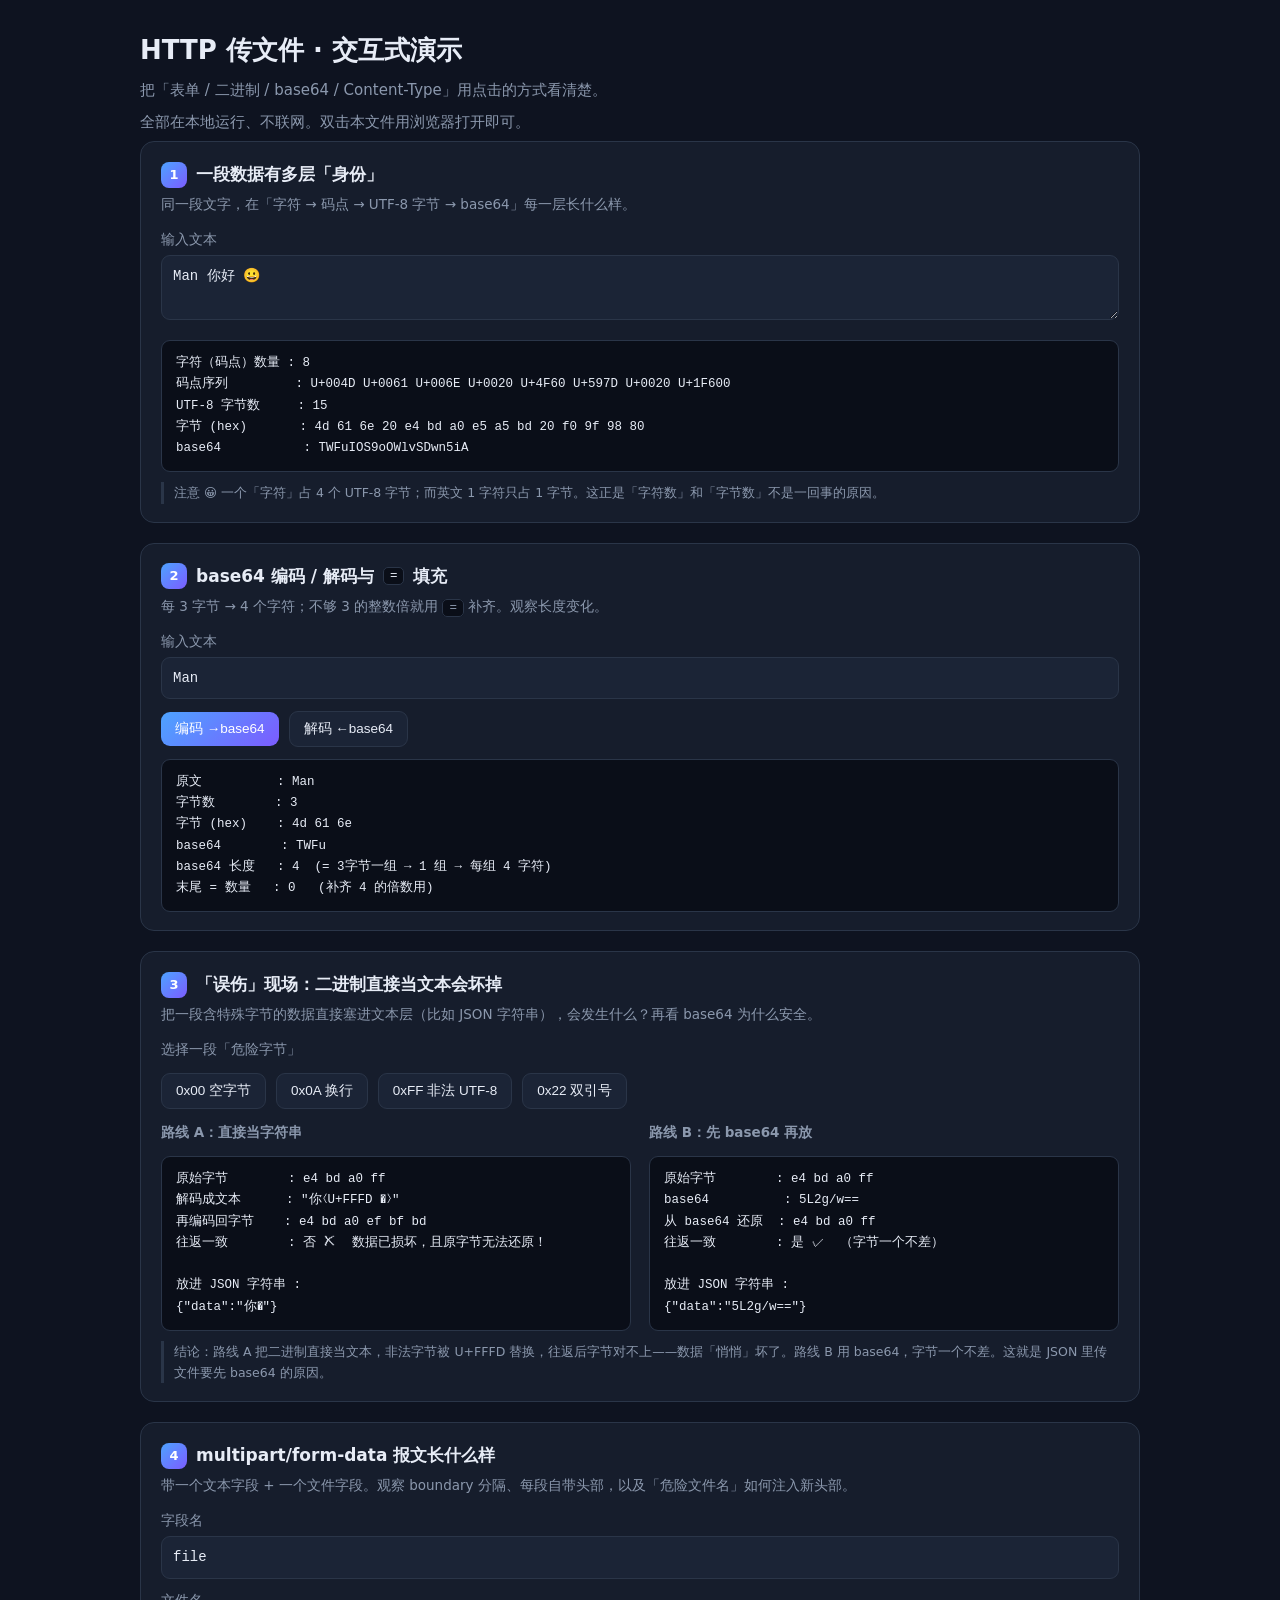
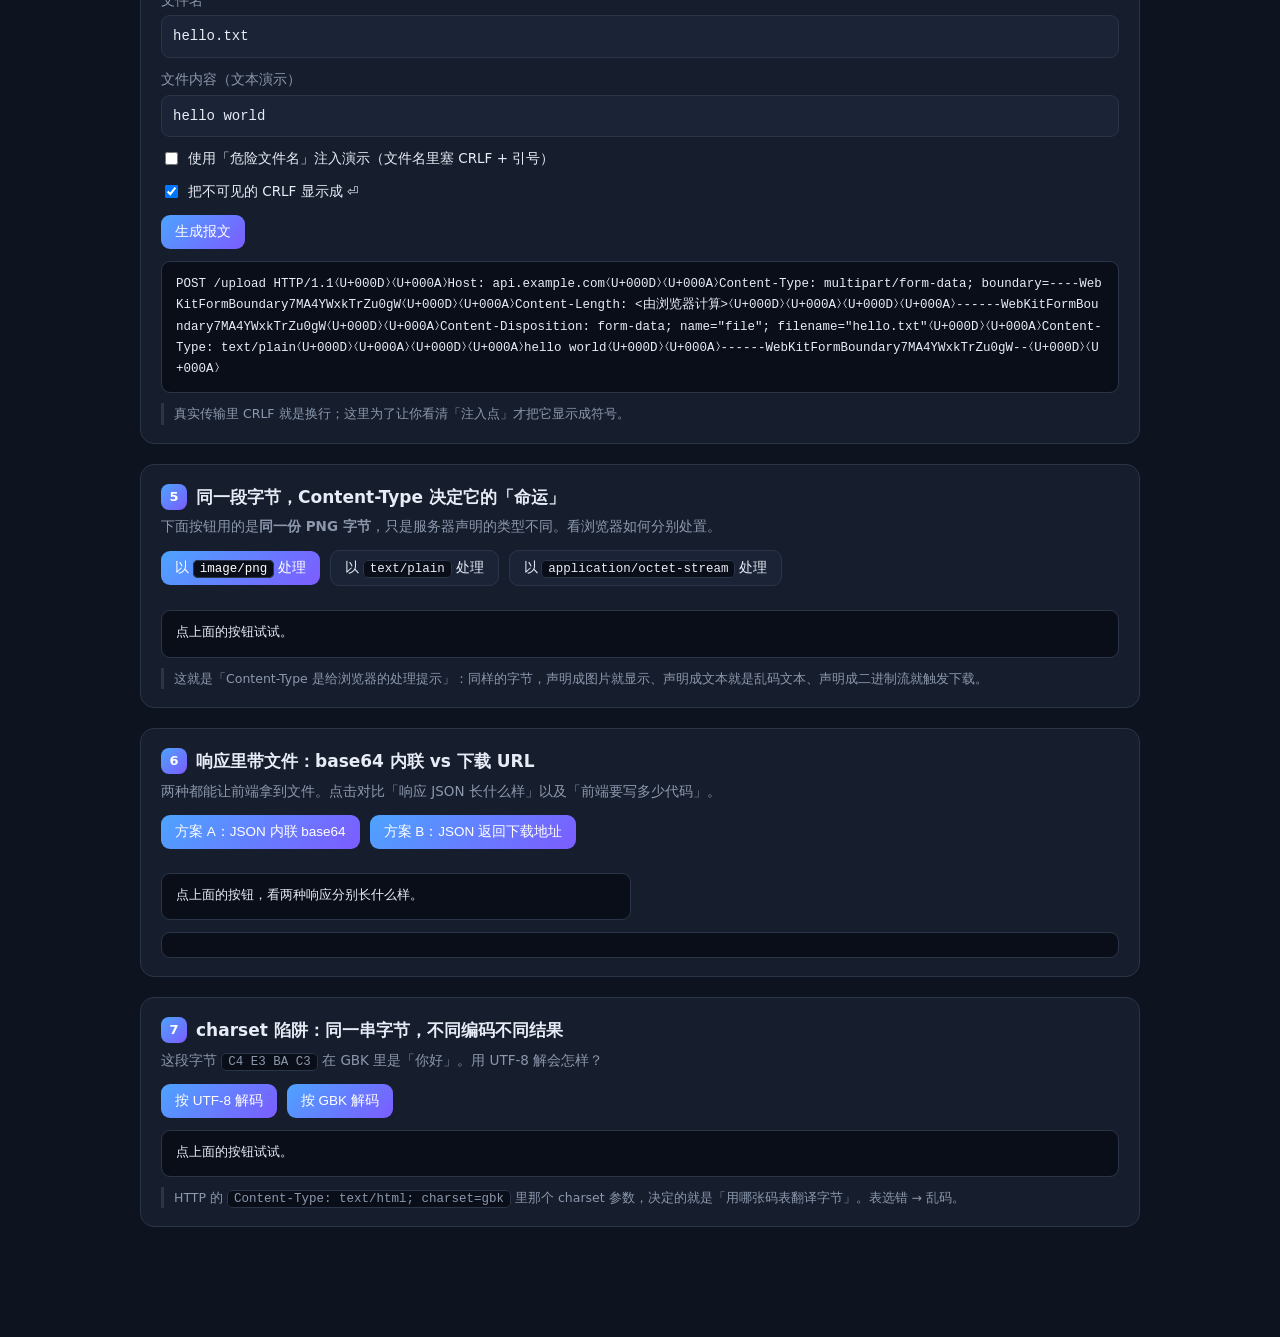
<file: CCNotes/Other/web/HTTP传文件-交互演示.html>
<!DOCTYPE html>
<html lang="zh-CN">
<head>
<meta charset="utf-8" />
<meta name="viewport" content="width=device-width, initial-scale=1" />
<title>HTTP 传文件 · 交互式演示</title>
<style>
  :root{
    --bg:#0e1320; --card:#161d2c; --card2:#1b2436; --line:#2a3548;
    --fg:#e7ecf6; --dim:#8b98ad; --accent:#4da3ff; --accent2:#7c5cff;
    --ok:#39d98a; --bad:#ff6b6b; --warn:#ffd166;
    --mono:ui-monospace,SFMono-Regular,Consolas,"Cascadia Mono","Microsoft YaHei",monospace;
  }
  *{box-sizing:border-box}
  html,body{margin:0;padding:0}
  body{background:var(--bg);color:var(--fg);
       font:15px/1.7 system-ui,-apple-system,"Segoe UI",Roboto,"Microsoft YaHei",sans-serif;
       padding:28px 18px 90px}
  .wrap{max-width:1000px;margin:0 auto}
  header h1{font-size:26px;margin:0 0 6px}
  header p{color:var(--dim);margin:0 0 6px}
  .card{background:var(--card);border:1px solid var(--line);border-radius:14px;
        padding:18px 20px;margin:0 0 20px}
  .card h2{font-size:17px;margin:0 0 4px;display:flex;align-items:center;gap:9px}
  .card h2 .n{display:inline-flex;width:26px;height:26px;border-radius:8px;flex:none;
       background:linear-gradient(135deg,var(--accent),var(--accent2));
       color:#fff;font-size:13px;align-items:center;justify-content:center}
  .card .desc{color:var(--dim);font-size:13.5px;margin:2px 0 12px}
  label{font-size:13.5px;color:var(--dim);display:block;margin:10px 0 4px}
  input[type=text],textarea{width:100%;background:var(--card2);border:1px solid var(--line);
       border-radius:9px;color:var(--fg);padding:9px 11px;font:14px/1.6 var(--mono);outline:none}
  input[type=text]:focus,textarea:focus{border-color:var(--accent)}
  textarea{resize:vertical}
  .row{display:flex;flex-wrap:wrap;gap:10px;align-items:center;margin-top:12px}
  button{background:var(--card2);color:var(--fg);border:1px solid var(--line);
       border-radius:9px;padding:8px 14px;font-size:13.5px;cursor:pointer;transition:.15s}
  button:hover{border-color:var(--accent);background:#1f2a40}
  button.primary{background:linear-gradient(135deg,var(--accent),var(--accent2));border:none;color:#fff}
  button.primary:hover{filter:brightness(1.1)}
  pre{background:#0a0e18;border:1px solid var(--line);border-radius:9px;padding:12px 14px;
       overflow:auto;font:12.5px/1.7 var(--mono);margin:12px 0 0;white-space:pre-wrap;word-break:break-all}
  .ok{color:var(--ok)} .bad{color:var(--bad)} .warn{color:var(--warn)} .dim{color:var(--dim)}
  .chk{display:flex;align-items:center;gap:7px;font-size:13.5px;color:var(--fg);margin-top:10px;cursor:pointer}
  code.inl{background:#0a0e18;border:1px solid var(--line);border-radius:5px;padding:1px 6px;font:12.5px var(--mono)}
  .flexline{display:flex;gap:18px;flex-wrap:wrap;align-items:flex-start;margin-top:12px}
  img.prev{max-width:200px;border:1px solid var(--line);border-radius:8px;background:#0a0e18;padding:4px}
  .note{font-size:12.5px;color:var(--dim);margin-top:10px;border-left:3px solid var(--line);padding-left:10px}
  a.dl{color:var(--accent);text-decoration:none;border-bottom:1px dashed var(--accent)}
</style>
</head>
<body>
<div class="wrap">
<header>
  <h1>HTTP 传文件 · 交互式演示</h1>
  <p>把「表单 / 二进制 / base64 / Content-Type」用点击的方式看清楚。</p>
  <p class="dim">全部在本地运行、不联网。双击本文件用浏览器打开即可。</p>
</header>

<!-- ===================== 1 ===================== -->
<section class="card">
  <h2><span class="n">1</span>一段数据有多层「身份」</h2>
  <div class="desc">同一段文字，在「字符 → 码点 → UTF-8 字节 → base64」每一层长什么样。</div>
  <label>输入文本</label>
  <textarea id="c1-in" rows="2">Man 你好 😀</textarea>
  <pre id="c1-out"></pre>
  <div class="note">注意 😀 一个「字符」占 4 个 UTF-8 字节；而英文 1 字符只占 1 字节。这正是「字符数」和「字节数」不是一回事的原因。</div>
</section>

<!-- ===================== 2 ===================== -->
<section class="card">
  <h2><span class="n">2</span>base64 编码 / 解码与 <code class="inl">=</code> 填充</h2>
  <div class="desc">每 3 字节 → 4 个字符；不够 3 的整数倍就用 <code class="inl">=</code> 补齐。观察长度变化。</div>
  <label>输入文本</label>
  <input type="text" id="c2-in" value="Man" />
  <div class="row">
    <button class="primary" id="c2-enc">编码 →base64</button>
    <button id="c2-dec">解码 ←base64</button>
  </div>
  <pre id="c2-out"></pre>
</section>

<!-- ===================== 3 ===================== -->
<section class="card">
  <h2><span class="n">3</span>「误伤」现场：二进制直接当文本会坏掉</h2>
  <div class="desc">把一段含特殊字节的数据直接塞进文本层（比如 JSON 字符串），会发生什么？再看 base64 为什么安全。</div>
  <label>选择一段「危险字节」</label>
  <div class="row" id="c3-samples"></div>
  <div class="flexline">
    <div style="flex:1;min-width:300px">
      <div class="desc" style="margin:0 0 4px"><b>路线 A：直接当字符串</b></div>
      <pre id="c3-raw"></pre>
    </div>
    <div style="flex:1;min-width:300px">
      <div class="desc" style="margin:0 0 4px"><b>路线 B：先 base64 再放</b></div>
      <pre id="c3-b64"></pre>
    </div>
  </div>
  <div class="note" id="c3-verdict"></div>
</section>

<!-- ===================== 4 ===================== -->
<section class="card">
  <h2><span class="n">4</span>multipart/form-data 报文长什么样</h2>
  <div class="desc">带一个文本字段 + 一个文件字段。观察 boundary 分隔、每段自带头部，以及「危险文件名」如何注入新头部。</div>
  <label>字段名</label>
  <input type="text" id="c4-field" value="file" />
  <label>文件名</label>
  <input type="text" id="c4-name" value="hello.txt" />
  <label>文件内容（文本演示）</label>
  <input type="text" id="c4-content" value="hello world" />
  <label class="chk"><input type="checkbox" id="c4-danger" /> 使用「危险文件名」注入演示（文件名里塞 CRLF + 引号）</label>
  <label class="chk"><input type="checkbox" id="c4-showcrlf" checked /> 把不可见的 CRLF 显示成 ⏎</label>
  <div class="row"><button class="primary" id="c4-gen">生成报文</button></div>
  <pre id="c4-out"></pre>
  <div class="note">真实传输里 CRLF 就是换行；这里为了让你看清「注入点」才把它显示成符号。</div>
</section>

<!-- ===================== 5 ===================== -->
<section class="card">
  <h2><span class="n">5</span>同一段字节，Content-Type 决定它的「命运」</h2>
  <div class="desc">下面按钮用的是<b>同一份 PNG 字节</b>，只是服务器声明的类型不同。看浏览器如何分别处置。</div>
  <div class="row">
    <button class="primary" id="c5-png">以 <code class="inl">image/png</code> 处理</button>
    <button id="c5-txt">以 <code class="inl">text/plain</code> 处理</button>
    <button id="c5-bin">以 <code class="inl">application/octet-stream</code> 处理</button>
  </div>
  <div class="flexline">
    <div id="c5-stage"></div>
  </div>
  <pre id="c5-out"></pre>
  <div class="note">这就是「Content-Type 是给浏览器的处理提示」：同样的字节，声明成图片就显示、声明成文本就是乱码文本、声明成二进制流就触发下载。</div>
</section>

<!-- ===================== 6 ===================== -->
<section class="card">
  <h2><span class="n">6</span>响应里带文件：base64 内联 vs 下载 URL</h2>
  <div class="desc">两种都能让前端拿到文件。点击对比「响应 JSON 长什么样」以及「前端要写多少代码」。</div>
  <div class="row">
    <button class="primary" id="c6-a">方案 A：JSON 内联 base64</button>
    <button class="primary" id="c6-b">方案 B：JSON 返回下载地址</button>
  </div>
  <div class="flexline">
    <div style="flex:1;min-width:320px">
      <pre id="c6-json"></pre>
    </div>
    <div style="flex:1;min-width:280px" id="c6-stage"></div>
  </div>
  <pre id="c6-code"></pre>
</section>

<!-- ===================== 7 ===================== -->
<section class="card">
  <h2><span class="n">7</span>charset 陷阱：同一串字节，不同编码不同结果</h2>
  <div class="desc">这段字节 <code class="inl">C4 E3 BA C3</code> 在 GBK 里是「你好」。用 UTF-8 解会怎样？</div>
  <div class="row">
    <button class="primary" id="c7-utf8">按 UTF-8 解码</button>
    <button class="primary" id="c7-gbk">按 GBK 解码</button>
  </div>
  <pre id="c7-out"></pre>
  <div class="note">HTTP 的 <code class="inl">Content-Type: text/html; charset=gbk</code> 里那个 charset 参数，决定的就是「用哪张码表翻译字节」。表选错 → 乱码。</div>
</section>

</div>

<script>
"use strict";
(function(){
  const $ = (id) => document.getElementById(id);
  const enc = new TextEncoder();
  const decUTF8 = new TextDecoder("utf-8");

  function bytesToHex(u8, sep = " "){
    return Array.from(u8).map(b => b.toString(16).padStart(2, "0")).join(sep);
  }
  function u8ToB64(u8){
    let s = "";
    for (const b of u8) s += String.fromCharCode(b);
    return btoa(s);
  }
  function b64ToU8(b64){
    return Uint8Array.from(atob(b64), c => c.charCodeAt(0));
  }
  function esc(s){
    return s.replace(/[&<>]/g, c => ({ "&":"&amp;", "<":"&lt;", ">":"&gt;" }[c]));
  }
  // 把控制字符可视化
  function vis(s){
    return s.replace(/[\u0000-\u001f\u007f-\u009f]/g, c =>
      "⟨U+" + c.codePointAt(0).toString(16).toUpperCase().padStart(4, "0") + "⟩"
    ).replace(/\uFFFD/g, "⟨U+FFFD �⟩");
  }
  // 用 canvas 造一份真实的 PNG 字节
  function makePngBytes(){
    const c = document.createElement("canvas");
    c.width = 160; c.height = 100;
    const g = c.getContext("2d");
    const grd = g.createLinearGradient(0, 0, 160, 100);
    grd.addColorStop(0, "#4da3ff"); grd.addColorStop(1, "#7c5cff");
    g.fillStyle = grd; g.fillRect(0, 0, 160, 100);
    g.fillStyle = "#ffffff"; g.font = "bold 22px sans-serif";
    g.fillText("PNG", 54, 58);
    const b64 = c.toDataURL("image/png").split(",")[1];
    return b64ToU8(b64);
  }

  /* ---------- 卡片 1 ---------- */
  function renderC1(){
    const txt = $("c1-in").value;
    const u8 = enc.encode(txt);
    const chars = Array.from(txt);
    const cps = chars.map(ch => "U+" + ch.codePointAt(0).toString(16).toUpperCase().padStart(4, "0")).join(" ");
    $("c1-out").textContent =
      "字符（码点）数量 : " + chars.length + "\n" +
      "码点序列         : " + cps + "\n" +
      "UTF-8 字节数     : " + u8.length + "\n" +
      "字节 (hex)       : " + bytesToHex(u8) + "\n" +
      "base64           : " + u8ToB64(u8);
  }
  $("c1-in").addEventListener("input", renderC1);

  /* ---------- 卡片 2 ---------- */
  function c2enc(){
    const txt = $("c2-in").value;
    const u8 = enc.encode(txt);
    const b64 = u8ToB64(u8);
    const pad = (b64.match(/=+$/) || [""])[0].length;
    const groups = Math.ceil(u8.length / 3);
    $("c2-out").textContent =
      "原文          : " + txt + "\n" +
      "字节数        : " + u8.length + "\n" +
      "字节 (hex)    : " + bytesToHex(u8) + "\n" +
      "base64        : " + b64 + "\n" +
      "base64 长度   : " + b64.length + "  (= 3字节一组 → " + groups + " 组 → 每组 4 字符)\n" +
      "末尾 = 数量   : " + pad + "   (补齐 4 的倍数用)";
  }
  function c2dec(){
    const s = $("c2-in").value.trim();
    try{
      const u8 = b64ToU8(s);
      $("c2-out").textContent =
        "base64 输入 : " + s + "\n" +
        "解码字节    : " + bytesToHex(u8) + "\n" +
        "还原文本    : " + decUTF8.decode(u8);
    }catch(e){
      $("c2-out").textContent = "解码失败：" + e.message + "\n（输入的字符不合法，或长度不是 4 的倍数）";
    }
  }
  $("c2-enc").addEventListener("click", c2enc);
  $("c2-dec").addEventListener("click", c2dec);
  $("c2-in").addEventListener("keydown", e => { if (e.key === "Enter") c2enc(); });

  /* ---------- 卡片 3 ---------- */
  const SAMPLES = [
    { name: "0x00 空字节",      bytes: [0x48, 0x69, 0x00, 0x21] },              // "Hi\0!"
    { name: "0x0A 换行",        bytes: [0x61, 0x0A, 0x62] },                    // "a\nb"
    { name: "0xFF 非法 UTF-8",  bytes: [0xE4, 0xBD, 0xA0, 0xFF] },              // "你" + 0xFF
    { name: '0x22 双引号',      bytes: [0x22, 0x5C, 0x22] }                     // "\"\\\""
  ];
  function renderC3(sample){
    const u8 = new Uint8Array(sample.bytes);

    // 路线 A：直接当字符串（有损）
    const lossy = decUTF8.decode(u8);           // 不含 { fatal:true }，非法字节变 U+FFFD
    const back = enc.encode(lossy);
    let same = back.length === u8.length;
    if (same){ for (let i = 0; i < u8.length; i++) if (back[i] !== u8[i]) { same = false; break; } }
    const asJson = JSON.stringify({ data: lossy });

    $("c3-raw").textContent =
      "原始字节        : " + bytesToHex(u8) + "\n" +
      "解码成文本      : \"" + vis(lossy) + "\"\n" +
      "再编码回字节    : " + bytesToHex(back) + "\n" +
      (same
        ? "往返一致        : 是 ✓ （这段恰好全是合法 UTF-8）"
        : "往返一致        : 否 ✗  数据已损坏，且原字节无法还原！") + "\n\n" +
      "放进 JSON 字符串 :\n" + asJson;

    // 路线 B：base64
    const b64 = u8ToB64(u8);
    const back2 = b64ToU8(b64);
    let same2 = back2.length === u8.length;
    if (same2){ for (let i = 0; i < u8.length; i++) if (back2[i] !== u8[i]) { same2 = false; break; } }
    $("c3-b64").textContent =
      "原始字节        : " + bytesToHex(u8) + "\n" +
      "base64          : " + b64 + "\n" +
      "从 base64 还原  : " + bytesToHex(back2) + "\n" +
      (same2 ? "往返一致        : 是 ✓  （字节一个不差）"
             : "往返一致        : 否 ✗（这不该发生）") + "\n\n" +
      "放进 JSON 字符串 :\n" + JSON.stringify({ data: b64 });

    const v = $("c3-verdict");
    if (same){
      v.className = "note";
      v.textContent = "这段字节恰好都是合法 UTF-8，往返侥幸一致——但不是所有二进制都这么幸运。换个样例看 0xFF 那个。";
    }else{
      v.className = "note bad";
      v.textContent = "结论：路线 A 把二进制直接当文本，非法字节被 U+FFFD 替换，往返后字节对不上——数据「悄悄」坏了。路线 B 用 base64，字节一个不差。这就是 JSON 里传文件要先 base64 的原因。";
    }
  }
  const c3btns = $("c3-samples");
  SAMPLES.forEach((s, i) => {
    const b = document.createElement("button");
    b.textContent = s.name;
    b.addEventListener("click", () => renderC3(s));
    c3btns.appendChild(b);
  });

  /* ---------- 卡片 4 ---------- */
  function renderC4(){
    const field = $("c4-field").value || "file";
    const danger = $("c4-danger").checked;
    const name = danger ? 'a"b\r\nX-Injected: evil.txt' : ($("c4-name").value || "hello.txt");
    const content = $("c4-content").value;
    const boundary = "----WebKitFormBoundary7MA4YWxkTrZu0gW";
    const CRLF = "\r\n";
    const body =
      "--" + boundary + CRLF +
      'Content-Disposition: form-data; name="' + field + '"; filename="' + name + '"' + CRLF +
      "Content-Type: text/plain" + CRLF +
      CRLF +
      content + CRLF +
      "--" + boundary + "--" + CRLF;

    const head =
      "POST /upload HTTP/1.1" + CRLF +
      "Host: api.example.com" + CRLF +
      "Content-Type: multipart/form-data; boundary=" + boundary + CRLF +
      "Content-Length: <由浏览器计算>" + CRLF +
      CRLF;
    const full = head + body;
    const show = $("c4-showcrlf").checked ? vis(full) : full;
    $("c4-out").textContent = show;
  }
  $("c4-gen").addEventListener("click", renderC4);
  ["c4-field","c4-name","c4-content","c4-danger","c4-showcrlf"].forEach(id =>
    $(id).addEventListener("input", renderC4));

  /* ---------- 卡片 5 ---------- */
  function c5(type){
    const bytes = makePngBytes();
    const blob = new Blob([bytes], { type: type });
    const url = URL.createObjectURL(blob);
    const stage = $("c5-stage");
    stage.innerHTML = "";
    let out = "同一份字节（PNG），声明类型 = " + type + "\n字节前 16 个: " + bytesToHex(bytes.slice(0, 16)) + " ...\n\n";

    if (type === "image/png"){
      const img = document.createElement("img");
      img.className = "prev"; img.src = url; img.alt = "png";
      stage.appendChild(img);
      out += "→ 浏览器按图片解码并渲染（这就是你平时看到的图片）。";
    } else if (type === "text/plain"){
      const t = decUTF8.decode(bytes);
      out += "→ 浏览器当成纯文本，把 PNG 字节强行按 UTF-8 解释，得到一堆乱码：\n\n\"" + vis(t.slice(0, 60)) + " ...\"\n\n（字节没变，只是「解释方式」变了。）";
      const pre = document.createElement("pre");
      pre.textContent = vis(t.slice(0, 200));
      stage.appendChild(pre);
    } else {
      out += "→ 浏览器不认识它，触发「下载」而不是显示。点下面链接试试：";
      const a = document.createElement("a");
      a.className = "dl"; a.href = url; a.download = "demo.png";
      a.textContent = "⬇ 下载 demo.png";
      stage.appendChild(a);
    }
    $("c5-out").textContent = out;
  }
  $("c5-png").addEventListener("click", () => c5("image/png"));
  $("c5-txt").addEventListener("click", () => c5("text/plain"));
  $("c5-bin").addEventListener("click", () => c5("application/octet-stream"));

  /* ---------- 卡片 6 ---------- */
  function c6a(){
    const bytes = makePngBytes();
    const b64 = u8ToB64(bytes);
    // 服务器「返回」的 JSON 响应
    const resJson = { fileName: "demo.png", mimeType: "image/png", size: bytes.length, content: b64 };
    const resText = JSON.stringify(resJson, null, 2);

    // 前端处理：解析 JSON → 取 base64 → 手动解码 → 生成 Blob
    const parsed = JSON.parse(resText);
    const raw = b64ToU8(parsed.content);
    const blob = new Blob([raw], { type: parsed.mimeType });
    const url = URL.createObjectURL(blob);

    $("c6-json").textContent = "// 响应体（Content-Type: application/json）\n" + resText.slice(0, 900) + (resText.length > 900 ? "\n... (base64 很长，截断显示)" : "");
    const stage = $("c6-stage");
    stage.innerHTML = "";
    const img = document.createElement("img");
    img.className = "prev"; img.src = url; img.alt = "a";
    stage.appendChild(img);

    $("c6-code").textContent =
      "// 前端要写这么多：\n" +
      "const obj = await res.json();                 // 解析 JSON\n" +
      "const bytes = atob(obj.content);              // base64 → 字符串\n" +
      "const u8 = Uint8Array.from(bytes, c => c.charCodeAt(0));\n" +
      "const blob = new Blob([u8], { type: obj.mimeType });  // 再拼回文件\n\n" +
      "✓ 特点：一次拿全、原子性强；✗ 体积 +33%、不能流式、多一道手工解码。";
  }
  function c6b(){
    const bytes = makePngBytes();
    // 模拟对象存储里已经放好的文件
    const blob0 = new Blob([bytes], { type: "image/png" });
    const downloadUrl = URL.createObjectURL(blob0);   // 真实场景是 https://.../abc?sign=...
    const resJson = {
      fileName: "demo.png", mimeType: "image/png", size: bytes.length,
      downloadUrl: downloadUrl, expiresAt: "2026-06-14T12:00:00Z"
    };
    const resText = JSON.stringify(resJson, null, 2);

    $("c6-json").textContent = "// 响应体（Content-Type: application/json）\n" + resText;

    const stage = $("c6-stage");
    stage.innerHTML = "<div class='dim' style='font-size:13px'>前端去 fetch 这个 downloadUrl …</div>";

    fetch(downloadUrl)
      .then(r => r.blob())
      .then(b => {
        const url = URL.createObjectURL(b);
        const img = document.createElement("img");
        img.className = "prev"; img.src = url; img.alt = "b";
        stage.appendChild(img);
      })
      .catch(e => { stage.appendChild(document.createTextNode("加载失败：" + e.message)); });

    $("c6-code").textContent =
      "// 前端只要做这个：\n" +
      "const obj = await res.json();                 // 解析 JSON（轻）\n" +
      "const blob = await (await fetch(obj.downloadUrl)).blob();  // 文件走独立通道\n\n" +
      "✓ 特点：JSON 轻、文件可流式/可缓存/可断点续传、省内存；\n" +
      "✓ 大文件首选；downloadUrl 常是「预签名 URL」（自带签名与过期时间）。";
  }
  $("c6-a").addEventListener("click", c6a);
  $("c6-b").addEventListener("click", c6b);

  /* ---------- 卡片 7 ---------- */
  function c7(label){
    const u8 = new Uint8Array([0xC4, 0xE3, 0xBA, 0xC3]);
    let result, note;
    try{
      result = new TextDecoder(label).decode(u8);
    }catch(e){
      result = "解码器不可用：" + e.message;
    }
    if (label === "gbk"){ note = "✓ 正确！GBK 表里 C4E3=「你」、BAC3=「好」。"; $("c7-out").className = "ok"; }
    else { note = "✗ 用错码表 → 这些字节在 UTF-8 里不是合法序列，全成了替换字符。"; $("c7-out").className = "bad"; }
    $("c7-out").textContent =
      "字节        : " + bytesToHex(u8) + "\n" +
      "用 " + label.toUpperCase() + " 解码 : \"" + vis(result) + "\"\n\n" + note;
  }
  $("c7-utf8").addEventListener("click", () => c7("utf-8"));
  $("c7-gbk").addEventListener("click", () => c7("gbk"));

  /* ---------- 初始化 ---------- */
  renderC1();
  c2enc();
  renderC3(SAMPLES[2]);   // 默认展示 0xFF 这个「会坏」的样例
  renderC4();
  $("c5-out").textContent = "点上面的按钮试试。";
  $("c6-json").textContent = "点上面的按钮，看两种响应分别长什么样。";
  $("c6-code").textContent = "";
  $("c7-out").textContent = "点上面的按钮试试。";
})();
</script>
</body>
</html>
</file>
